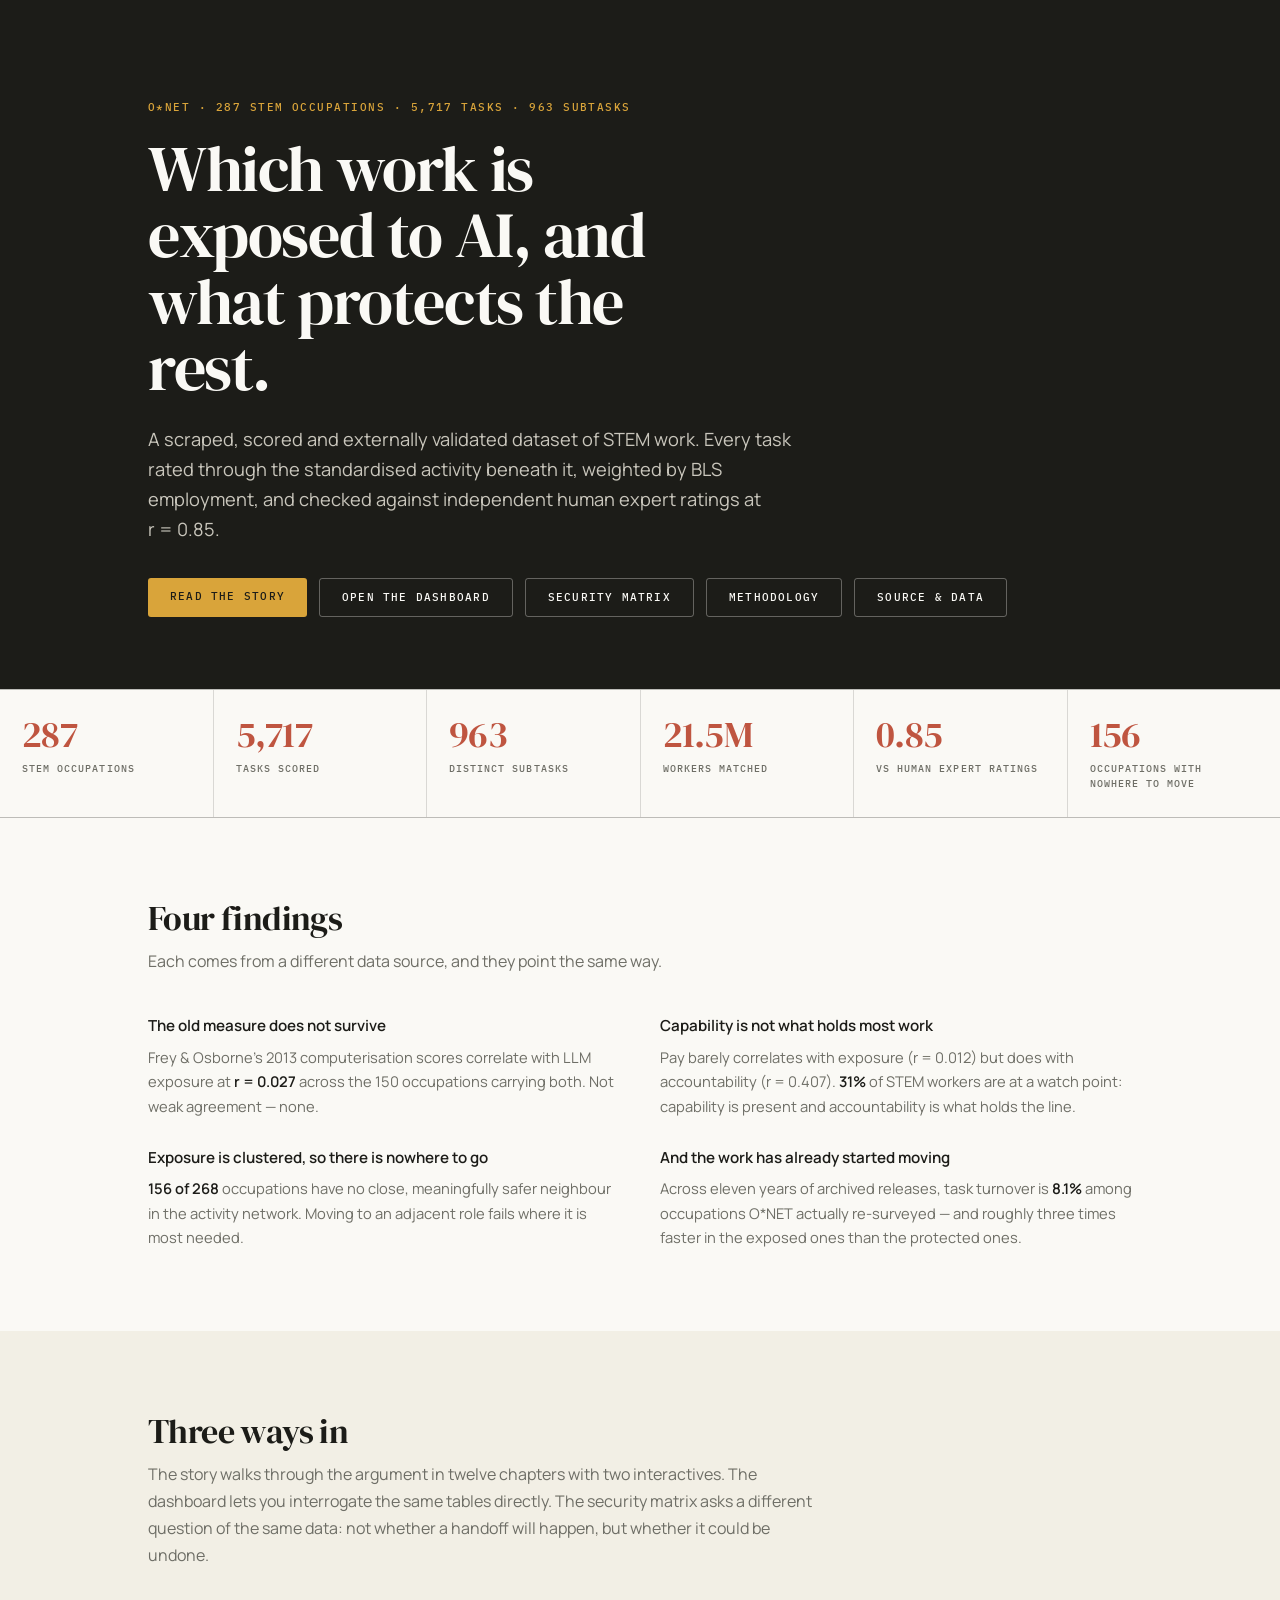
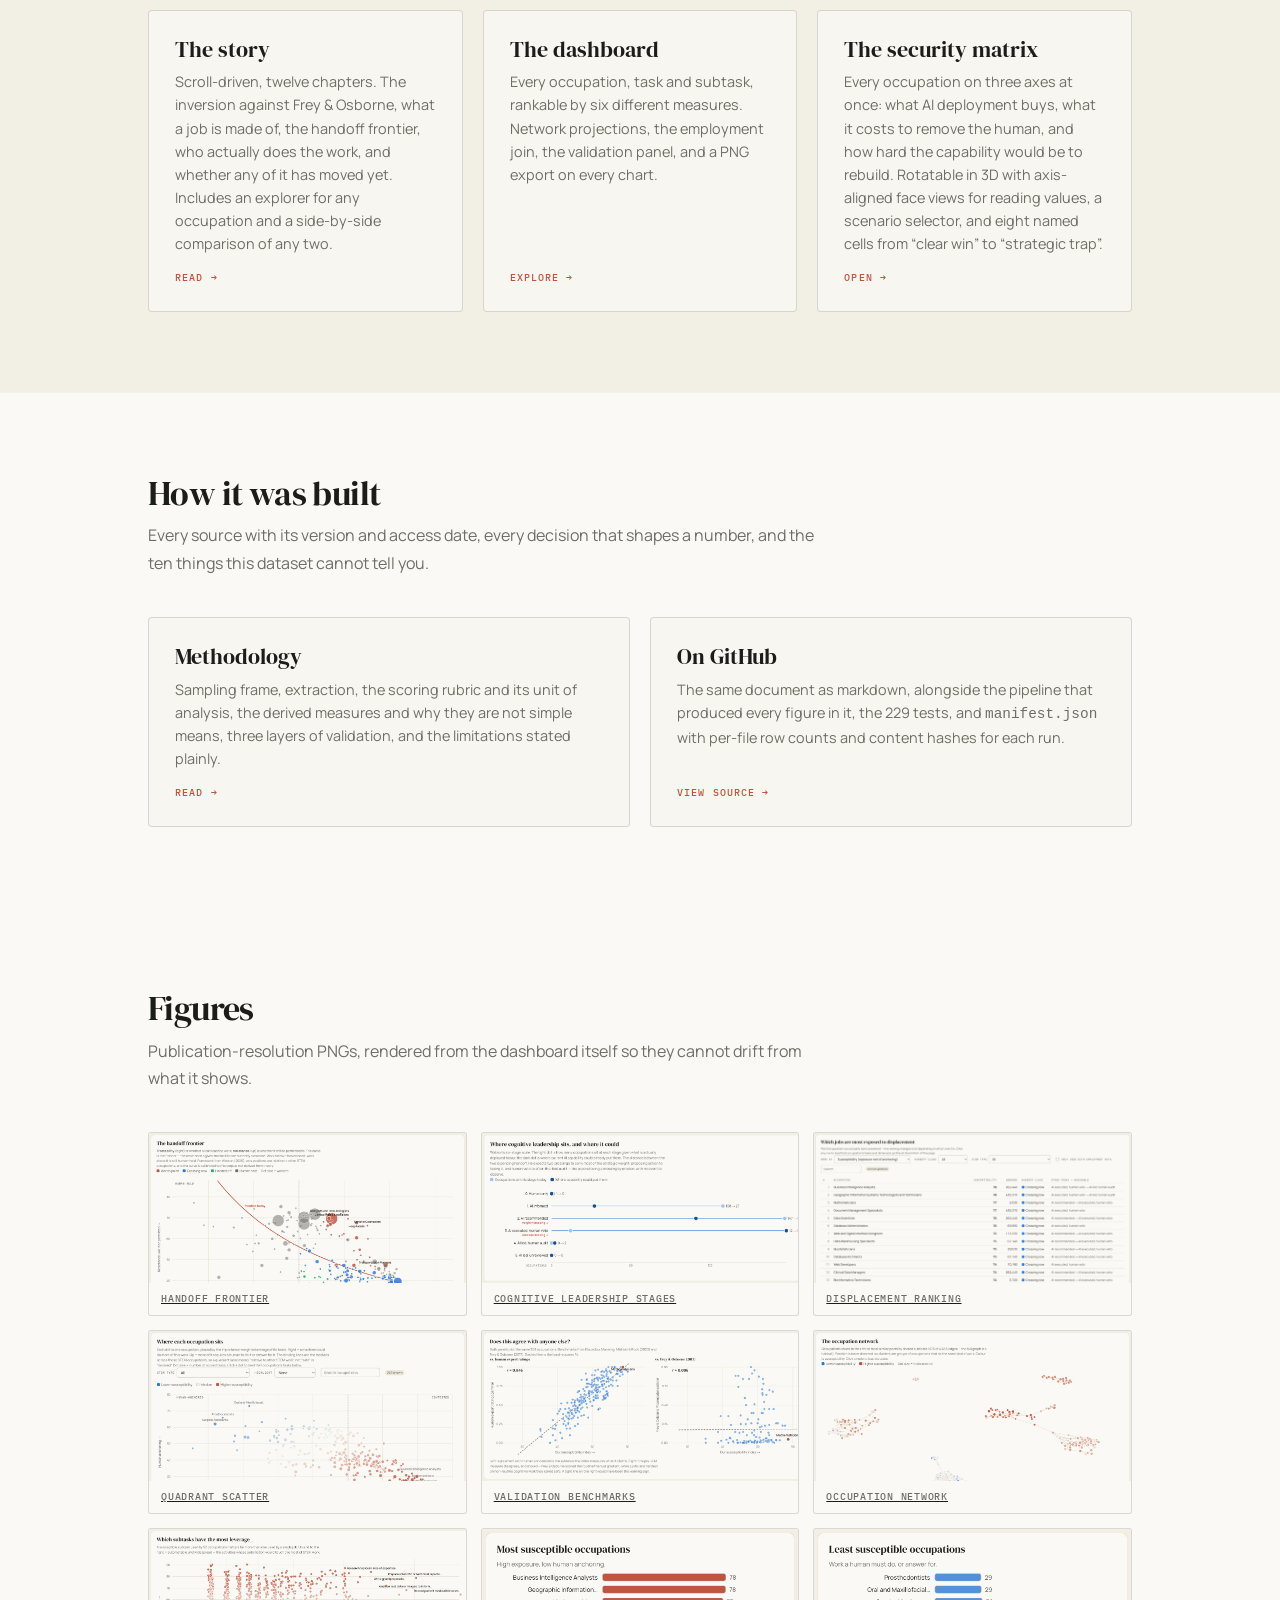
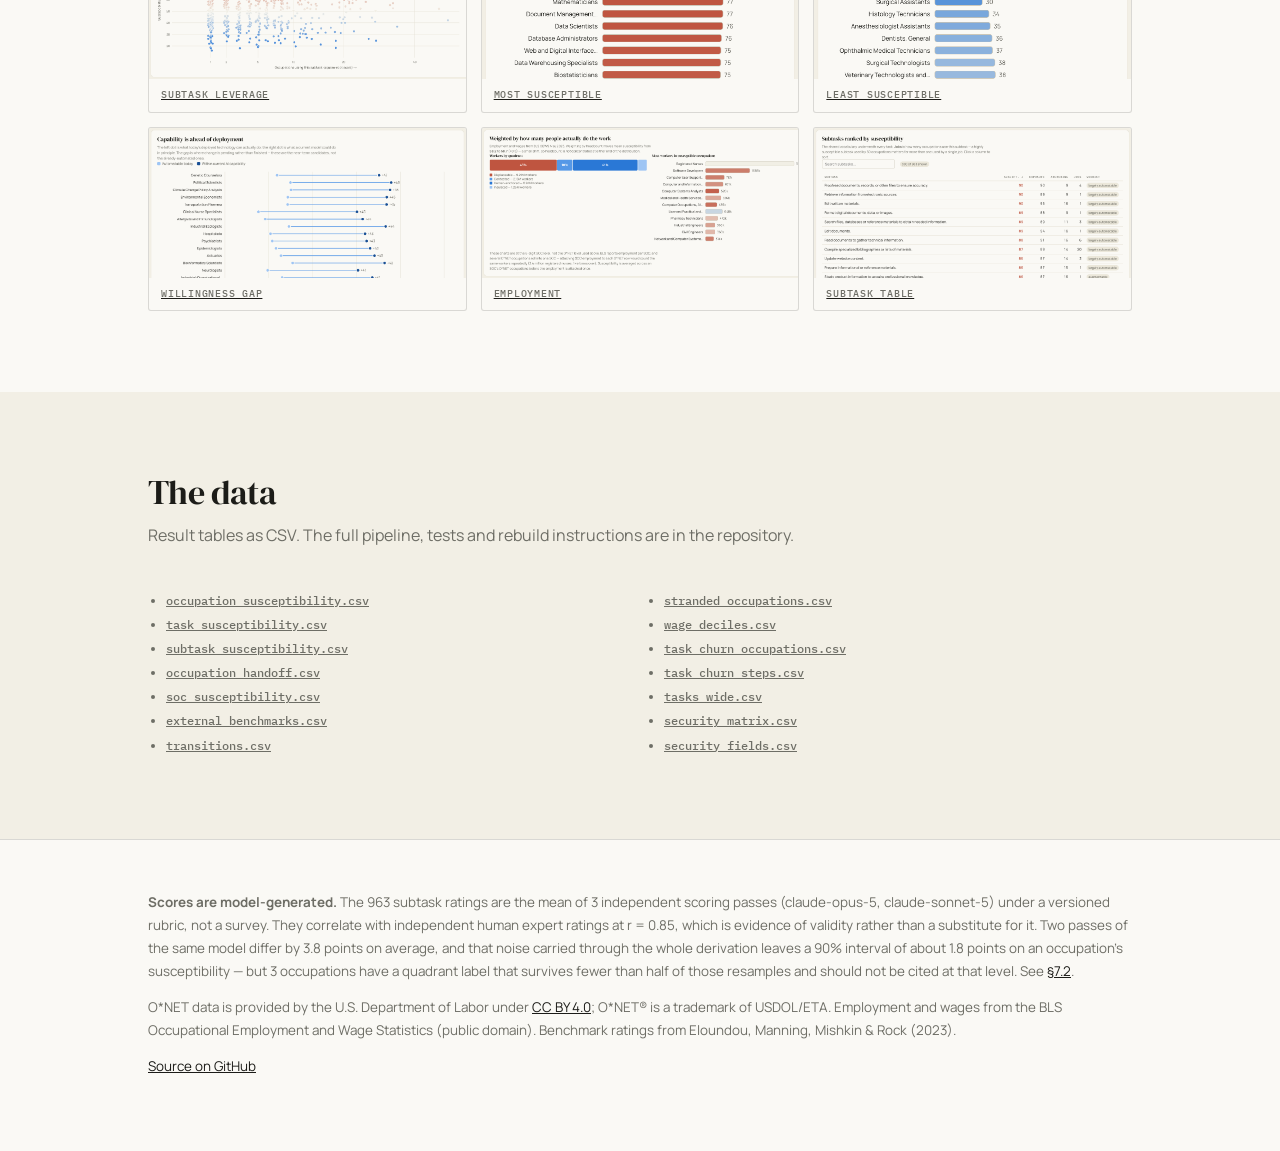
<file: docs/index.html>
<!doctype html>
<html lang="en"><head>
<meta charset="utf-8">
<meta name="viewport" content="width=device-width, initial-scale=1">
<meta name="theme-color" content="#1c1c18">
<title>STEM work and the handoff to AI — an O*NET task dataset</title>
<meta name="description" content="287 STEM occupations, 5,717 tasks and 963 subtasks scored
for automation exposure, validated against human expert ratings at r = 0.85.">
<meta property="og:title" content="STEM work and the handoff to AI">
<meta property="og:description" content="Which tasks in which jobs are exposed to
automation — and what actually protects the rest.">
<link rel="preconnect" href="https://fonts.googleapis.com">
<link rel="preconnect" href="https://fonts.gstatic.com" crossorigin>
<link href="https://fonts.googleapis.com/css2?family=DM+Serif+Display&family=IBM+Plex+Mono:wght@400;500&family=Manrope:wght@400;500;600;700&display=swap" rel="stylesheet">
<style>
:root{--ink:#1c1c18;--paper:#faf9f5;--paper2:#f2efe5;--paper3:#f8f6f0;
  --rust:#bf5540;--muted:#6e6e66;--line:rgba(28,28,24,.15);
  --sans:'Manrope',Helvetica,Arial,sans-serif;--serif:'DM Serif Display',Georgia,serif;
  --mono:'IBM Plex Mono',ui-monospace,monospace}
*{box-sizing:border-box}
body{margin:0;background:var(--paper);color:var(--ink);font-family:var(--sans);
  -webkit-font-smoothing:antialiased}
a{color:inherit}
.wrap{max-width:1080px;margin:0 auto;padding:0 clamp(20px,5vw,48px)}
.hero{background:var(--ink);color:var(--paper);padding:clamp(60px,11vh,130px) 0 clamp(46px,8vh,90px)}
.eyebrow{font:500 10.5px/1.6 var(--mono);letter-spacing:.14em;text-transform:uppercase;
  color:#d9a43a;margin:0 0 20px}
h1{font:400 clamp(2.1rem,5.6vw,4rem)/1.04 var(--serif);letter-spacing:-.022em;margin:0 0 22px;max-width:17ch}
.dek{font-size:clamp(1rem,1.5vw,1.14rem);line-height:1.65;color:#c9c6bc;max-width:60ch;margin:0}
.cta{display:flex;gap:12px;flex-wrap:wrap;margin-top:34px}
.btn{display:inline-block;padding:13px 22px;border-radius:3px;text-decoration:none;
  font:500 11px/1 var(--mono);letter-spacing:.11em;text-transform:uppercase}
.btn.p{background:#d9a43a;color:var(--ink)}
.btn.ghost{border:1px solid rgba(250,249,245,.32);color:var(--paper)}
.stats{display:grid;grid-template-columns:repeat(auto-fit,minmax(150px,1fr));
  gap:1px;background:var(--line);border-block:1px solid var(--line);margin:0}
.stat{background:var(--paper);padding:26px 22px}
.stat .n{font:400 clamp(1.7rem,3.4vw,2.3rem)/1 var(--serif);color:var(--rust);letter-spacing:-.02em}
.stat .k{font:500 9.5px/1.6 var(--mono);letter-spacing:.11em;text-transform:uppercase;
  color:var(--muted);margin-top:8px}
section.body{padding:clamp(52px,9vh,96px) 0}
h2{font:400 clamp(1.5rem,3vw,2.1rem)/1.15 var(--serif);letter-spacing:-.018em;margin:0 0 10px}
.lead{color:var(--muted);line-height:1.7;max-width:68ch;margin:0 0 40px}
.finds{display:grid;grid-template-columns:1fr 1fr;gap:28px 40px}
@media(max-width:760px){.finds{grid-template-columns:1fr}}
.finds h3{font:600 .95rem/1.4 var(--sans);margin:0 0 8px}
.finds p{margin:0;color:var(--muted);font-size:.92rem;line-height:1.68}
.finds b{color:var(--ink);font-weight:600}
.cards{display:grid;grid-template-columns:repeat(auto-fit,minmax(280px,1fr));gap:20px;margin-top:8px;align-items:stretch}
@media(max-width:760px){.cards{grid-template-columns:1fr}}
/* Flex column so the call-to-action pins to the bottom of every card. As
   blocks, cards of unequal copy length left their links at ragged heights. */
.card{display:flex;flex-direction:column;text-decoration:none;background:var(--paper3);
  border:1px solid var(--line);border-radius:4px;padding:26px 26px 28px;
  transition:transform .15s ease,box-shadow .15s ease}
.card:hover{transform:translateY(-2px);box-shadow:0 8px 26px rgba(28,28,24,.09)}
.card .t{font:400 1.35rem/1.2 var(--serif);margin:0 0 8px}
.card .d{color:var(--muted);font-size:.9rem;line-height:1.6;margin:0;flex:1 1 auto}
.card .go{font:500 10px/1 var(--mono);letter-spacing:.11em;text-transform:uppercase;
  color:var(--rust);margin:18px 0 0;display:block}
.tint{background:var(--paper2)}
.gal{display:grid;grid-template-columns:repeat(auto-fill,minmax(250px,1fr));gap:14px}
.gal a{display:block;border:1px solid var(--line);border-radius:3px;overflow:hidden;background:var(--paper)}
.gal img{width:100%;height:150px;object-fit:cover;object-position:top left;display:block}
.gal span{display:block;padding:9px 12px;font:500 9.5px/1.5 var(--mono);
  letter-spacing:.08em;text-transform:uppercase;color:var(--muted)}
ul.data{columns:2;gap:30px;padding-left:18px;margin:0}
@media(max-width:600px){ul.data{columns:1}}
ul.data li{font:500 11.5px/2.1 var(--mono);color:var(--muted)}
footer{border-top:1px solid var(--line);padding:38px 0 60px;color:var(--muted);font-size:.84rem;line-height:1.7}
footer a{color:var(--ink)}
.note{font-size:.84rem;color:var(--muted);line-height:1.7;max-width:70ch}
</style></head>
<body>

<header class="hero"><div class="wrap">
  <p class="eyebrow">O*NET · 287 STEM occupations · 5,717 tasks · 963 subtasks</p>
  <h1>Which work is exposed to AI, and what protects the rest.</h1>
  <p class="dek">A scraped, scored and externally validated dataset of STEM work.
  Every task rated through the standardised activity beneath it, weighted by BLS
  employment, and checked against independent human expert ratings at
  r&nbsp;=&nbsp;0.85.</p>
  <div class="cta">
    <a class="btn p" href="story.html">Read the story</a>
    <a class="btn ghost" href="dashboard.html">Open the dashboard</a>
    <a class="btn ghost" href="security_matrix.html">Security matrix</a>
    <a class="btn ghost" href="methodology.html">Methodology</a>
    <a class="btn ghost" href="https://github.com/evjohnston/onet-project">Source &amp; data</a>
  </div>
</div></header>

<div class="stats"><div class="stat"><div class="n">287</div><div class="k">STEM occupations</div></div><div class="stat"><div class="n">5,717</div><div class="k">tasks scored</div></div><div class="stat"><div class="n">963</div><div class="k">distinct subtasks</div></div><div class="stat"><div class="n">21.5M</div><div class="k">workers matched</div></div><div class="stat"><div class="n">0.85</div><div class="k">vs human expert ratings</div></div><div class="stat"><div class="n">156</div><div class="k">occupations with nowhere to move</div></div></div>

<section class="body"><div class="wrap">
  <h2>Four findings</h2>
  <p class="lead">Each comes from a different data source, and they point the same way.</p>
  <div class="finds"><article><h3>The old measure does not survive</h3><p>Frey &amp; Osborne&rsquo;s 2013 computerisation scores correlate with LLM exposure at <b>r&nbsp;=&nbsp;0.027</b> across the 150 occupations carrying both. Not weak agreement — none.</p></article><article><h3>Capability is not what holds most work</h3><p>Pay barely correlates with exposure (r&nbsp;=&nbsp;0.012) but does with accountability (r&nbsp;=&nbsp;0.407). <b>31%</b> of STEM workers are at a watch point: capability is present and accountability is what holds the line.</p></article><article><h3>Exposure is clustered, so there is nowhere to go</h3><p><b>156 of 268</b> occupations have no close, meaningfully safer neighbour in the activity network. Moving to an adjacent role fails where it is most needed.</p></article><article><h3>And the work has already started moving</h3><p>Across eleven years of archived releases, task turnover is <b>8.1%</b> among occupations O*NET actually re-surveyed — and roughly three times faster in the exposed ones than the protected ones.</p></article></div>
</div></section>

<section class="body tint"><div class="wrap">
  <h2>Three ways in</h2>
  <p class="lead">The story walks through the argument in twelve chapters with two
  interactives. The dashboard lets you interrogate the same tables directly. The
  security matrix asks a different question of the same data: not whether a handoff
  will happen, but whether it could be undone.</p>
  <div class="cards">
    <a class="card" href="story.html">
      <p class="t">The story</p>
      <p class="d">Scroll-driven, twelve chapters. The inversion against Frey &amp;
      Osborne, what a job is made of, the handoff frontier, who actually does the work,
      and whether any of it has moved yet. Includes an explorer for any occupation and
      a side-by-side comparison of any two.</p>
      <span class="go">Read &rarr;</span>
    </a>
    <a class="card" href="dashboard.html">
      <p class="t">The dashboard</p>
      <p class="d">Every occupation, task and subtask, rankable by six different
      measures. Network projections, the employment join, the validation panel, and a
      PNG export on every chart.</p>
      <span class="go">Explore &rarr;</span>
    </a>
    <a class="card" href="security_matrix.html">
      <p class="t">The security matrix</p>
      <p class="d">Every occupation on three axes at once: what AI deployment buys,
      what it costs to remove the human, and how hard the capability would be to
      rebuild. Rotatable in 3D with axis-aligned face views for reading values, a
      scenario selector, and eight named cells from &ldquo;clear win&rdquo; to
      &ldquo;strategic trap&rdquo;.</p>
      <span class="go">Open &rarr;</span>
    </a>
  </div>
</div></section>

<section class="body"><div class="wrap">
  <h2>How it was built</h2>
  <p class="lead">Every source with its version and access date, every decision that
  shapes a number, and the ten things this dataset cannot tell you.</p>
  <div class="cards">
    <a class="card" href="methodology.html">
      <p class="t">Methodology</p>
      <p class="d">Sampling frame, extraction, the scoring rubric and its unit of
      analysis, the derived measures and why they are not simple means, three layers of
      validation, and the limitations stated plainly.</p>
      <span class="go">Read &rarr;</span>
    </a>
    <a class="card" href="https://github.com/evjohnston/onet-project/blob/main/METHODOLOGY.md">
      <p class="t">On GitHub</p>
      <p class="d">The same document as markdown, alongside the pipeline that produced
      every figure in it, the 229 tests, and <code>manifest.json</code> with per-file row
      counts and content hashes for each run.</p>
      <span class="go">View source &rarr;</span>
    </a>
  </div>
</div></section>

<section class="body"><div class="wrap">
  <h2>Figures</h2>
  <p class="lead">Publication-resolution PNGs, rendered from the dashboard itself so they
  cannot drift from what it shows.</p>
  <div class="gal"><a href="figures/01-handoff-frontier.png"><img src="figures/01-handoff-frontier.png" alt="handoff frontier" loading="lazy"><span>handoff frontier</span></a><a href="figures/02-cognitive-leadership-stages.png"><img src="figures/02-cognitive-leadership-stages.png" alt="cognitive leadership stages" loading="lazy"><span>cognitive leadership stages</span></a><a href="figures/03-displacement-ranking.png"><img src="figures/03-displacement-ranking.png" alt="displacement ranking" loading="lazy"><span>displacement ranking</span></a><a href="figures/04-quadrant-scatter.png"><img src="figures/04-quadrant-scatter.png" alt="quadrant scatter" loading="lazy"><span>quadrant scatter</span></a><a href="figures/05-validation-benchmarks.png"><img src="figures/05-validation-benchmarks.png" alt="validation benchmarks" loading="lazy"><span>validation benchmarks</span></a><a href="figures/06-occupation-network.png"><img src="figures/06-occupation-network.png" alt="occupation network" loading="lazy"><span>occupation network</span></a><a href="figures/07-subtask-leverage.png"><img src="figures/07-subtask-leverage.png" alt="subtask leverage" loading="lazy"><span>subtask leverage</span></a><a href="figures/08-most-susceptible.png"><img src="figures/08-most-susceptible.png" alt="most susceptible" loading="lazy"><span>most susceptible</span></a><a href="figures/09-least-susceptible.png"><img src="figures/09-least-susceptible.png" alt="least susceptible" loading="lazy"><span>least susceptible</span></a><a href="figures/10-willingness-gap.png"><img src="figures/10-willingness-gap.png" alt="willingness gap" loading="lazy"><span>willingness gap</span></a><a href="figures/11-employment.png"><img src="figures/11-employment.png" alt="employment" loading="lazy"><span>employment</span></a><a href="figures/12-subtask-table.png"><img src="figures/12-subtask-table.png" alt="subtask table" loading="lazy"><span>subtask table</span></a></div>
</div></section>

<section class="body tint"><div class="wrap">
  <h2>The data</h2>
  <p class="lead">Result tables as CSV. The full pipeline, tests and rebuild
  instructions are in the repository.</p>
  <ul class="data"><li><a href="data/occupation_susceptibility.csv">occupation_susceptibility.csv</a></li><li><a href="data/task_susceptibility.csv">task_susceptibility.csv</a></li><li><a href="data/subtask_susceptibility.csv">subtask_susceptibility.csv</a></li><li><a href="data/occupation_handoff.csv">occupation_handoff.csv</a></li><li><a href="data/soc_susceptibility.csv">soc_susceptibility.csv</a></li><li><a href="data/external_benchmarks.csv">external_benchmarks.csv</a></li><li><a href="data/transitions.csv">transitions.csv</a></li><li><a href="data/stranded_occupations.csv">stranded_occupations.csv</a></li><li><a href="data/wage_deciles.csv">wage_deciles.csv</a></li><li><a href="data/task_churn_occupations.csv">task_churn_occupations.csv</a></li><li><a href="data/task_churn_steps.csv">task_churn_steps.csv</a></li><li><a href="data/tasks_wide.csv">tasks_wide.csv</a></li><li><a href="data/security_matrix.csv">security_matrix.csv</a></li><li><a href="data/security_fields.csv">security_fields.csv</a></li></ul>
</div></section>

<footer><div class="wrap">
  <p><b>Scores are model-generated.</b> The 963 subtask ratings are
  the mean of 3 independent scoring passes (claude-opus-5, claude-sonnet-5) under a versioned rubric, not a
  survey. They correlate with independent human expert ratings at
  r&nbsp;=&nbsp;0.85, which is evidence of validity rather than a
  substitute for it. Two passes of the same model differ by
  3.8 points on average, and that noise carried through
  the whole derivation leaves a 90% interval of about
  1.8 points on an occupation's
  susceptibility &mdash; but 3 occupations have a quadrant label
  that survives fewer than half of those resamples and should not be cited at that level. See
  <a href="methodology.html#7-2-error-bars">&sect;7.2</a>.</p>
  <p>O*NET data is provided by the U.S. Department of Labor under
  <a href="https://creativecommons.org/licenses/by/4.0/">CC BY 4.0</a>; O*NET® is a
  trademark of USDOL/ETA. Employment and wages from the BLS Occupational Employment and
  Wage Statistics (public domain). Benchmark ratings from Eloundou, Manning, Mishkin
  &amp; Rock (2023).</p>
  <p><a href="https://github.com/evjohnston/onet-project">Source on GitHub</a></p>
</div></footer>

</body></html>
</file>
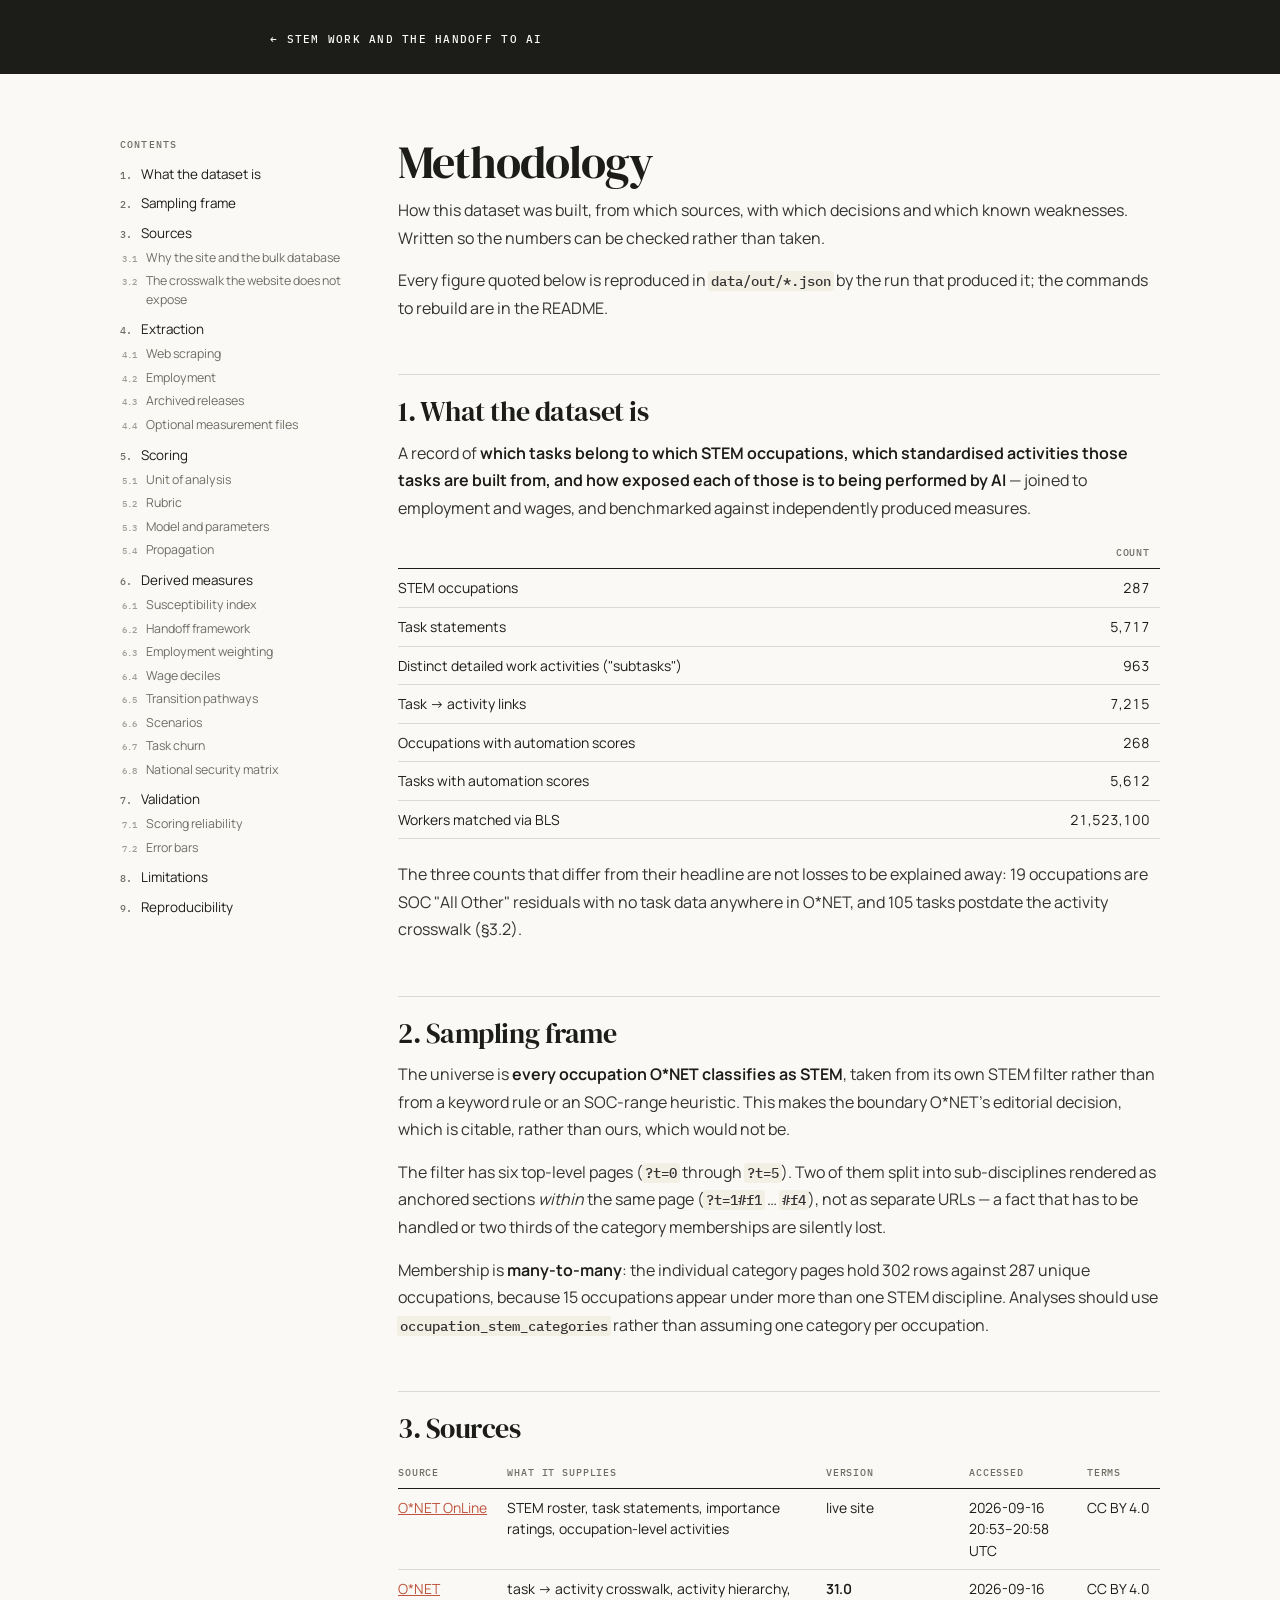
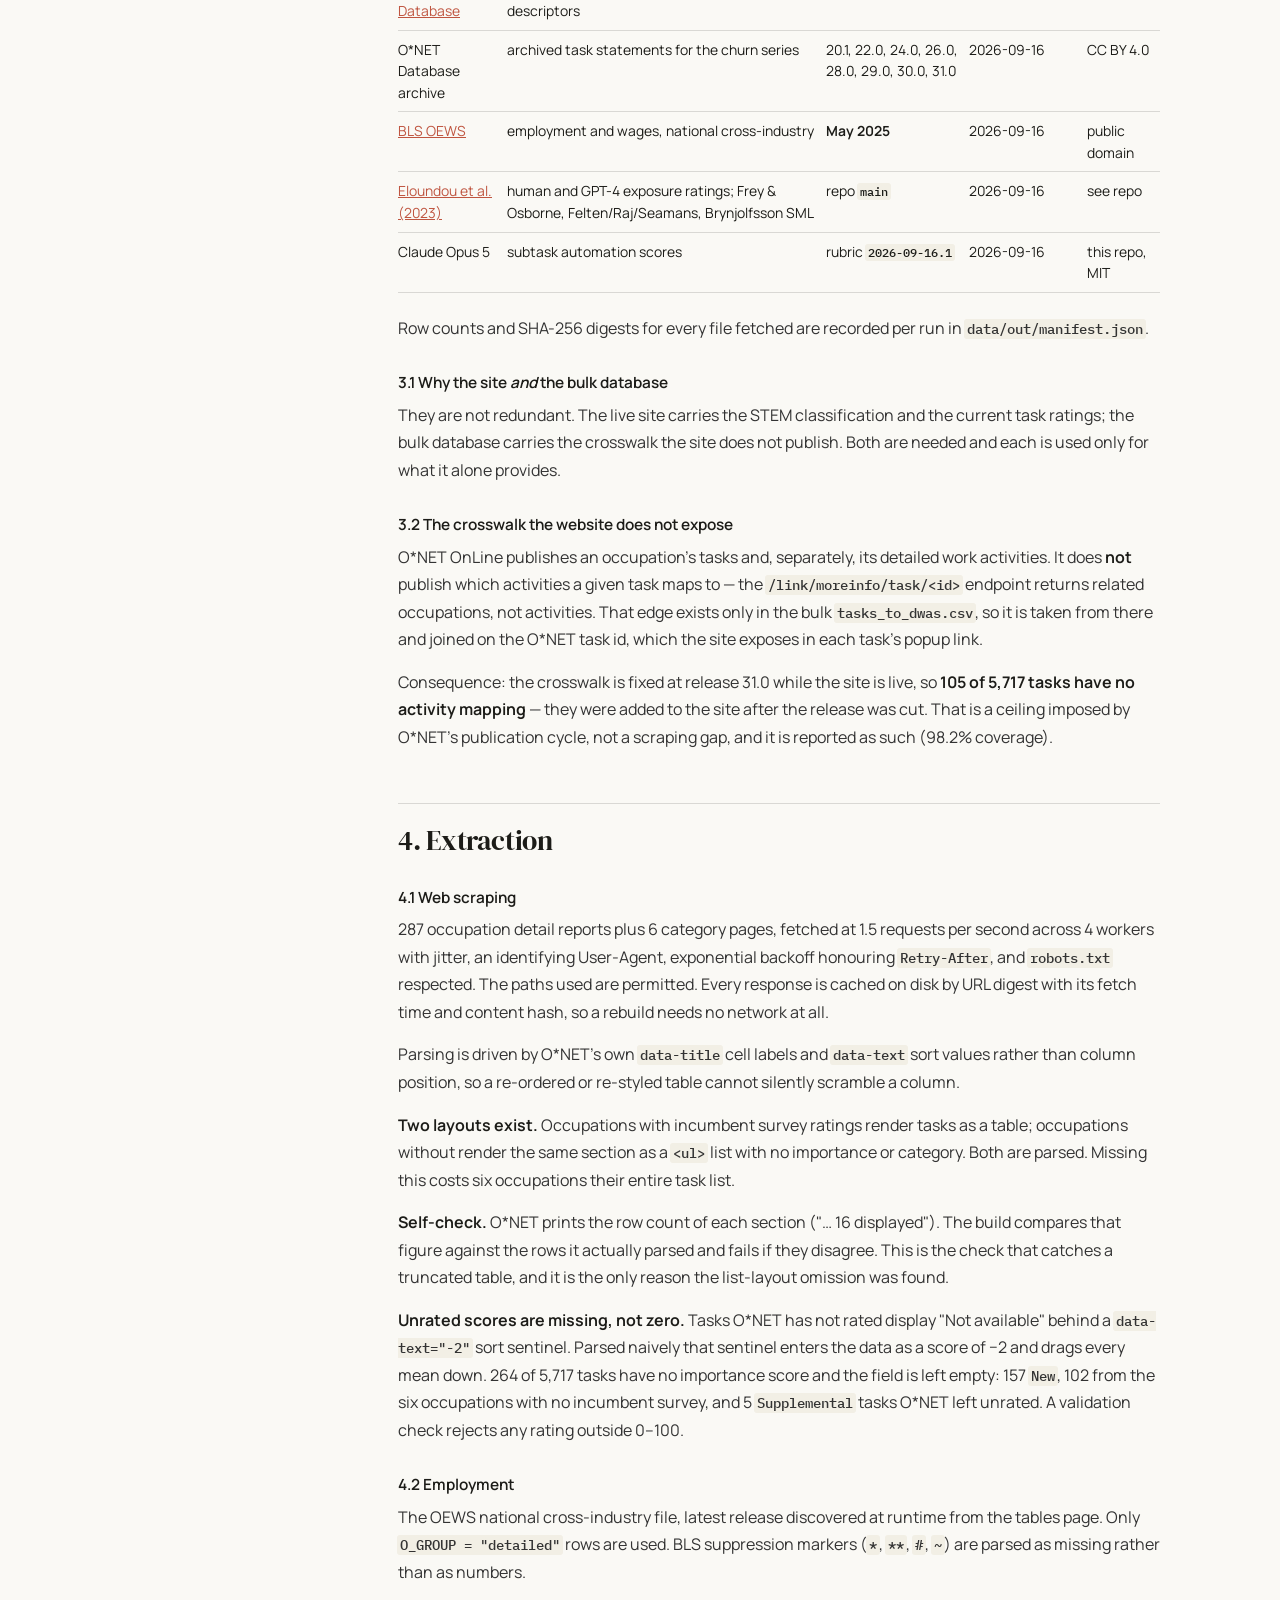
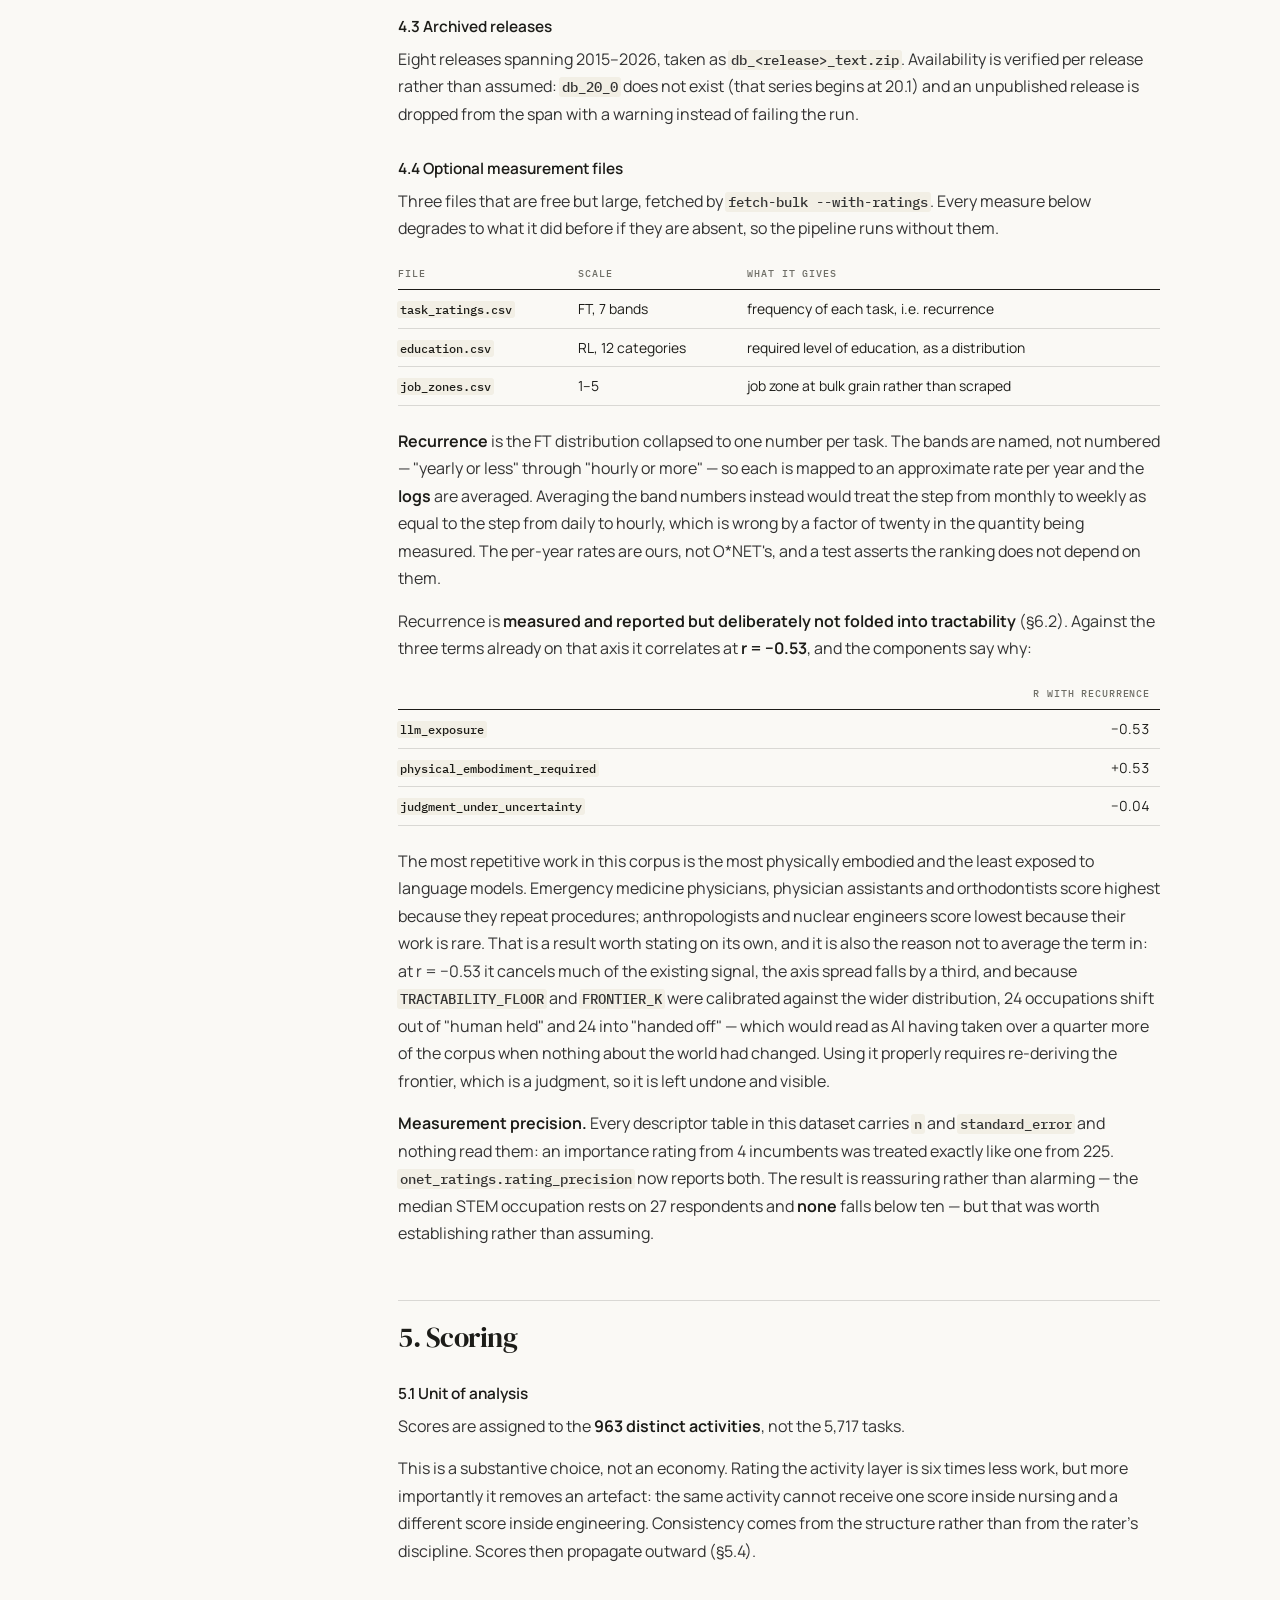
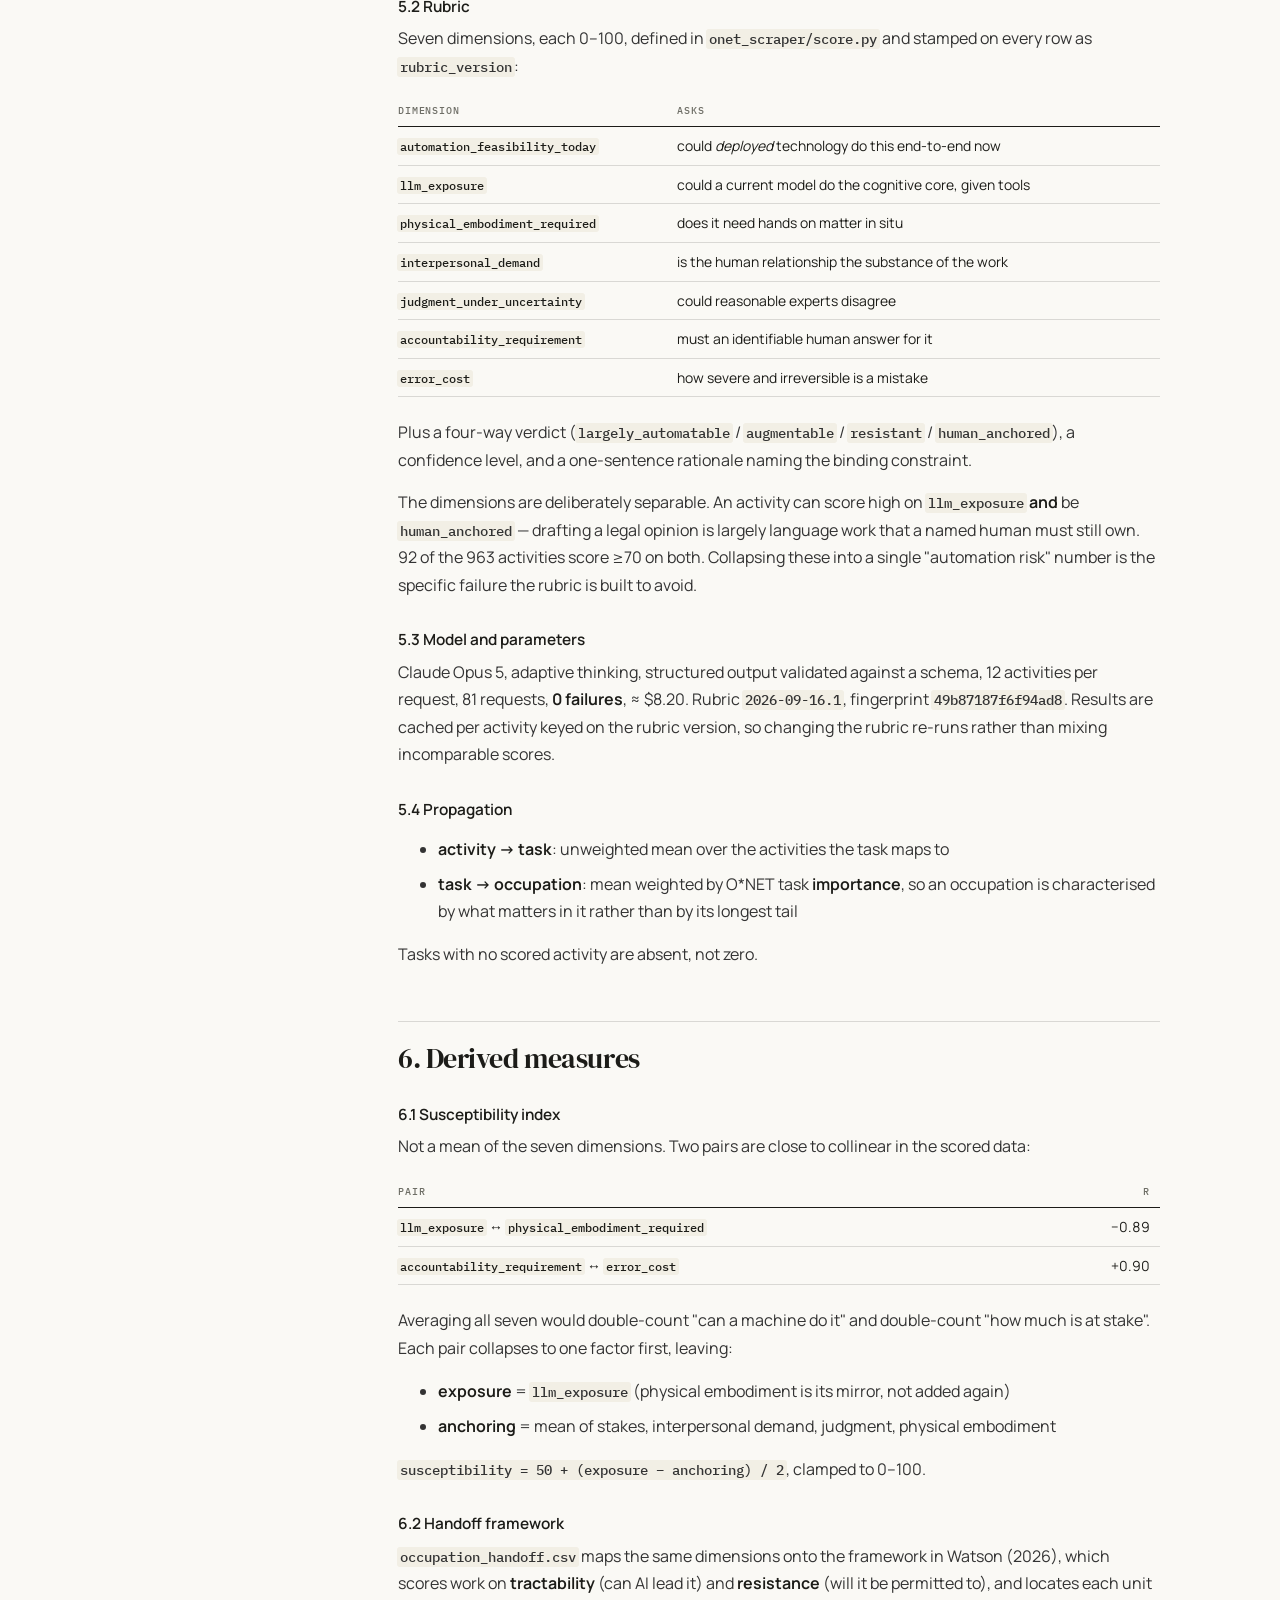
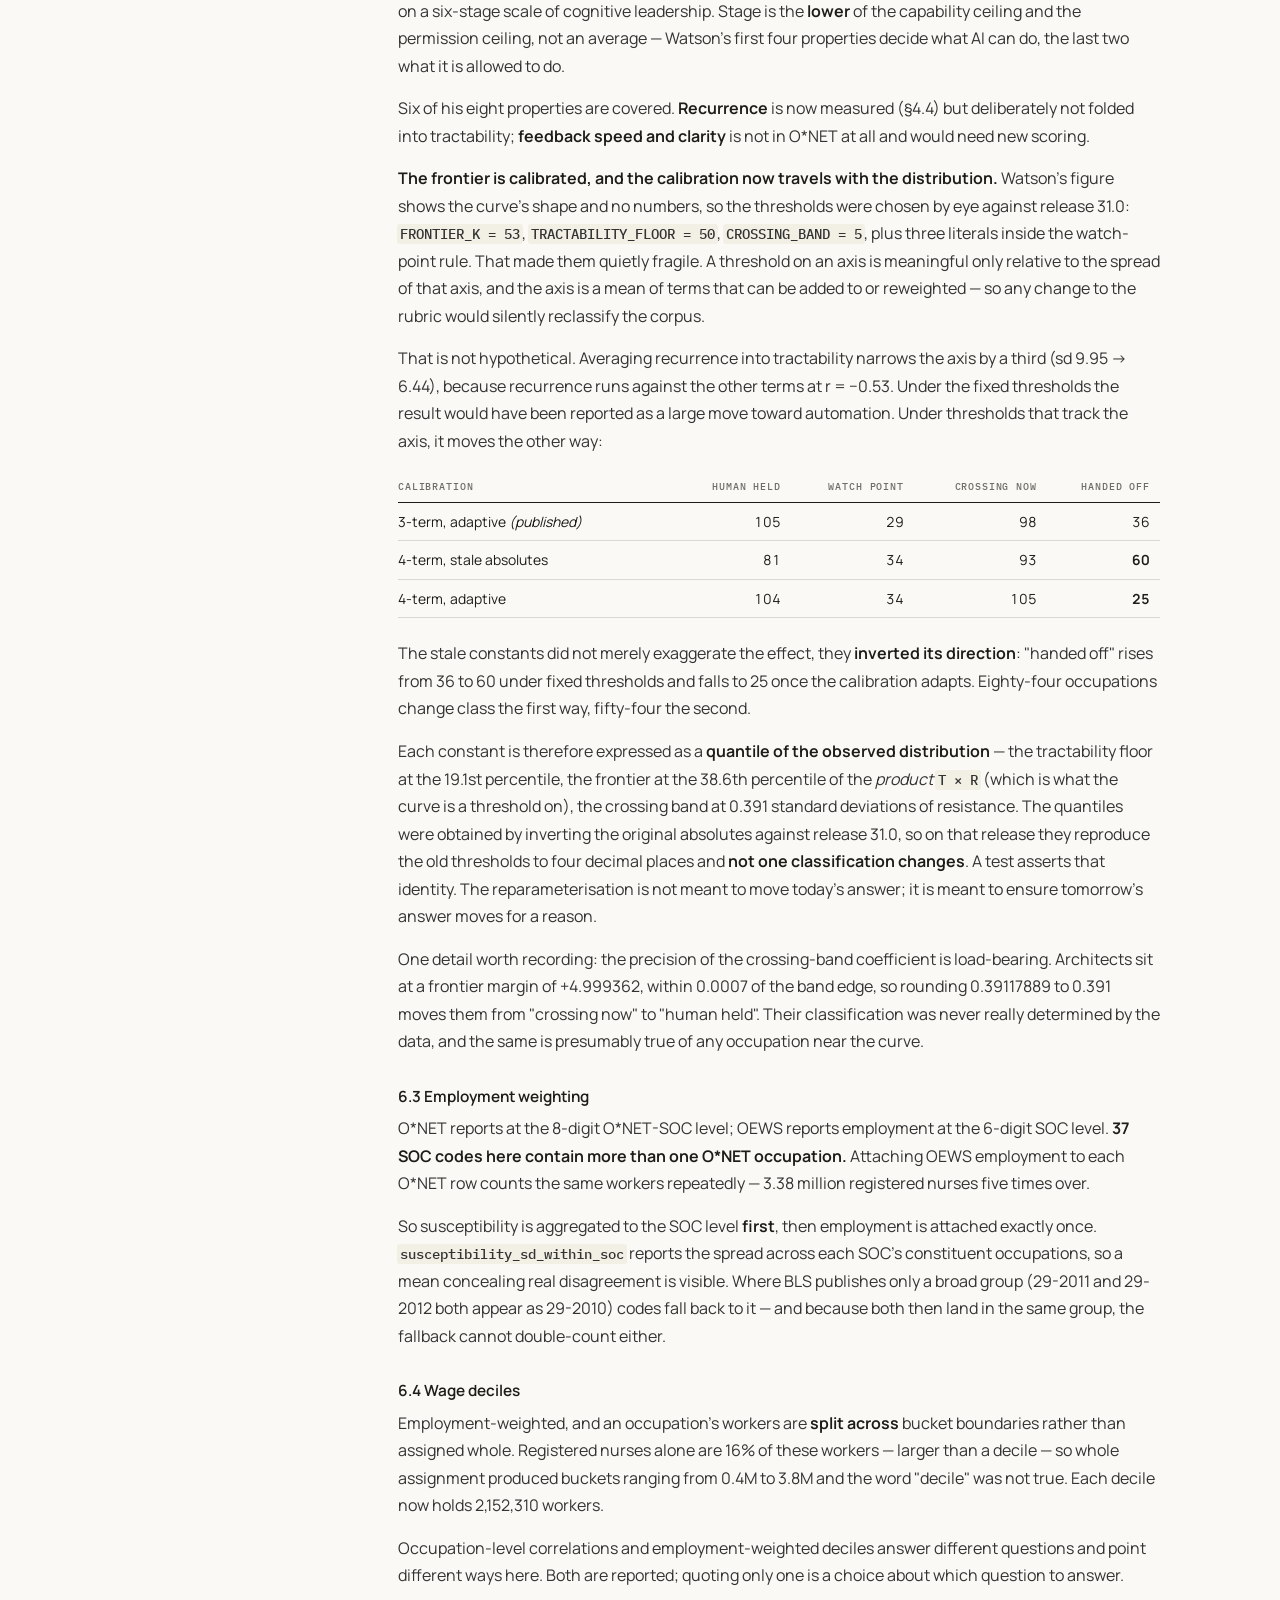
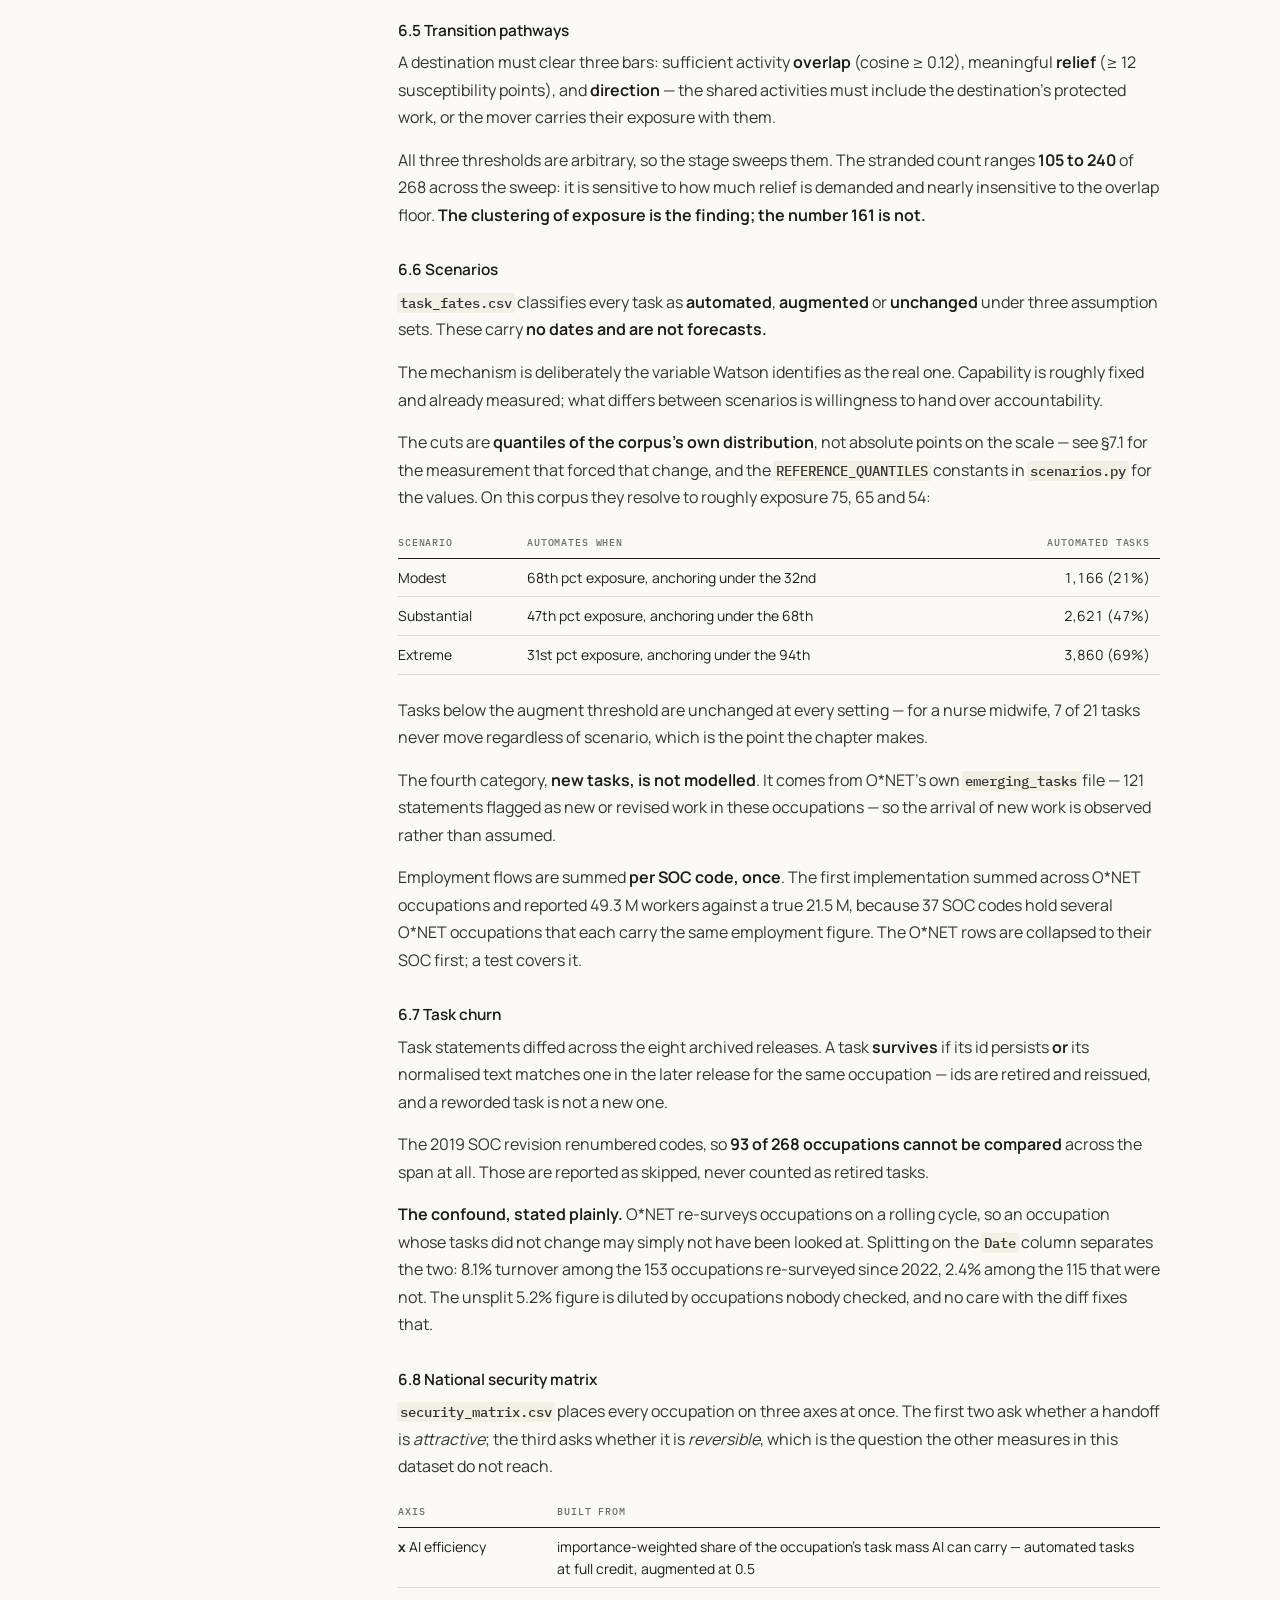
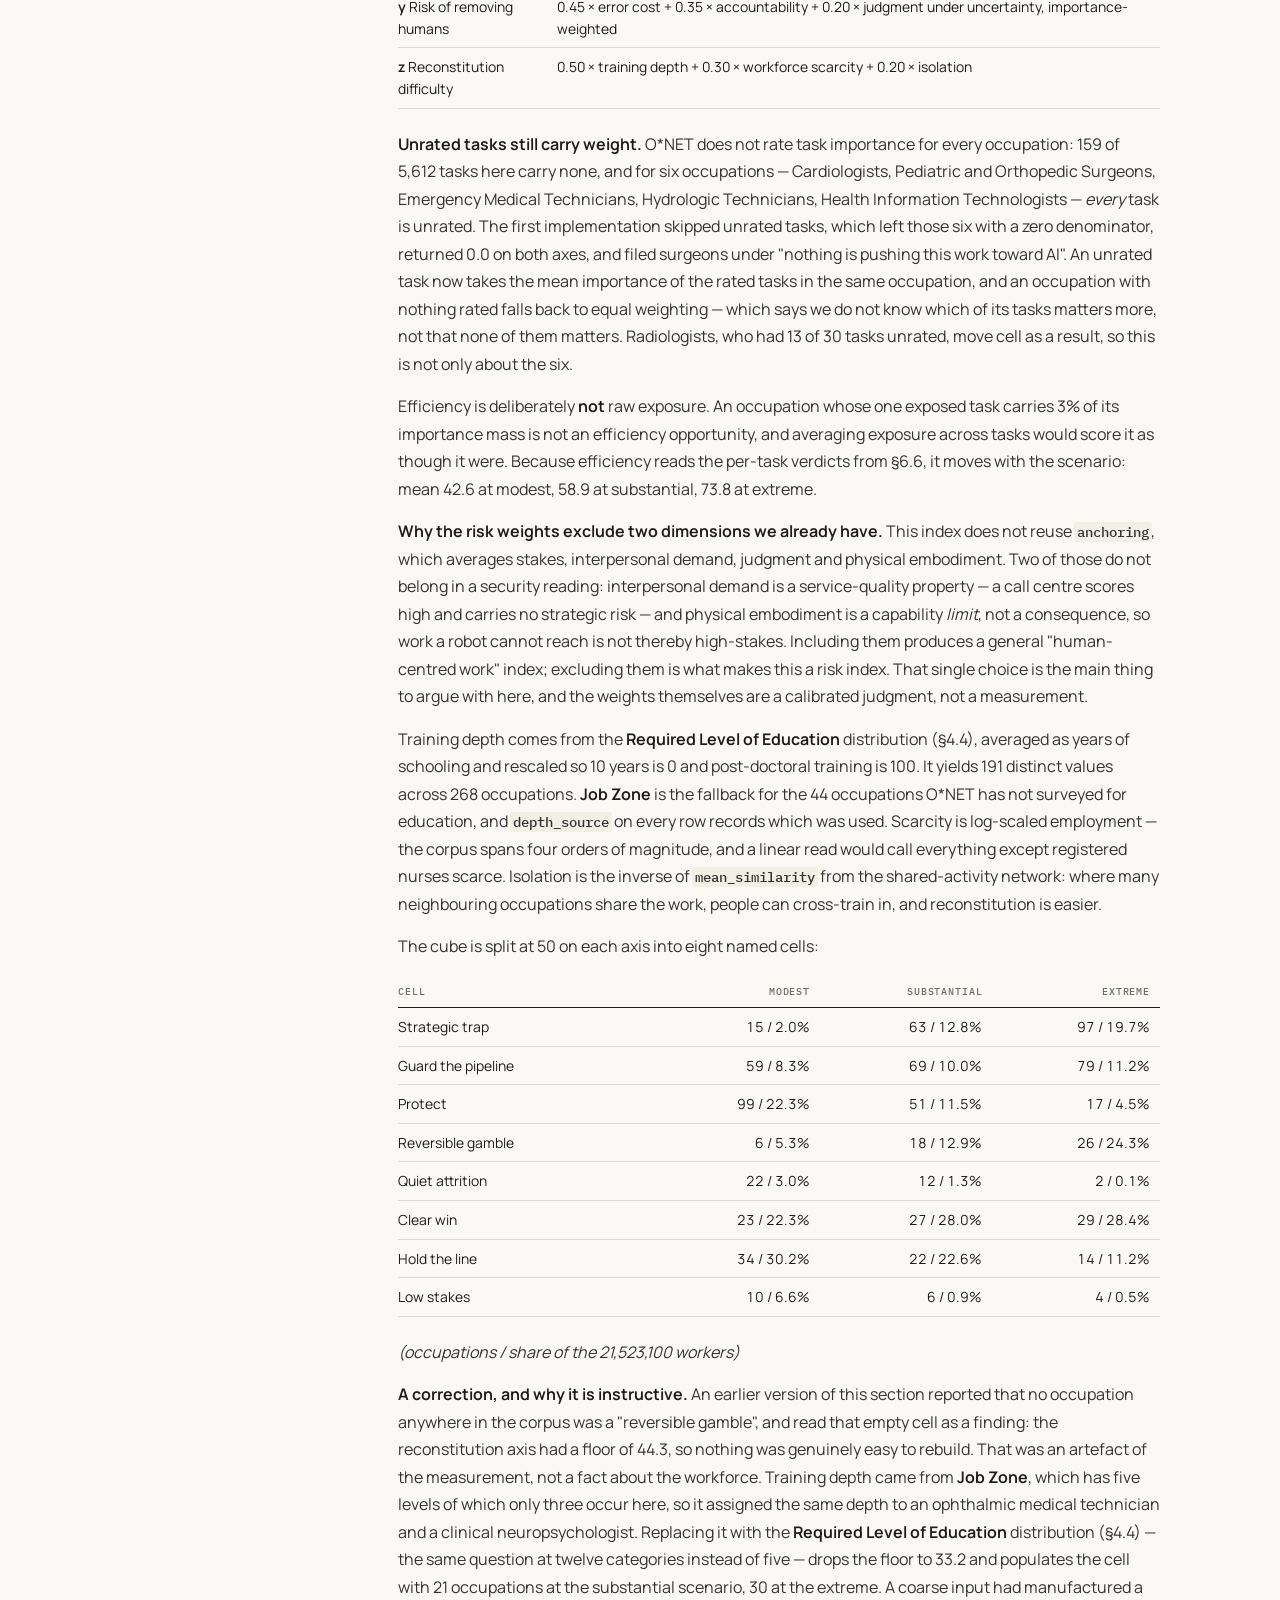
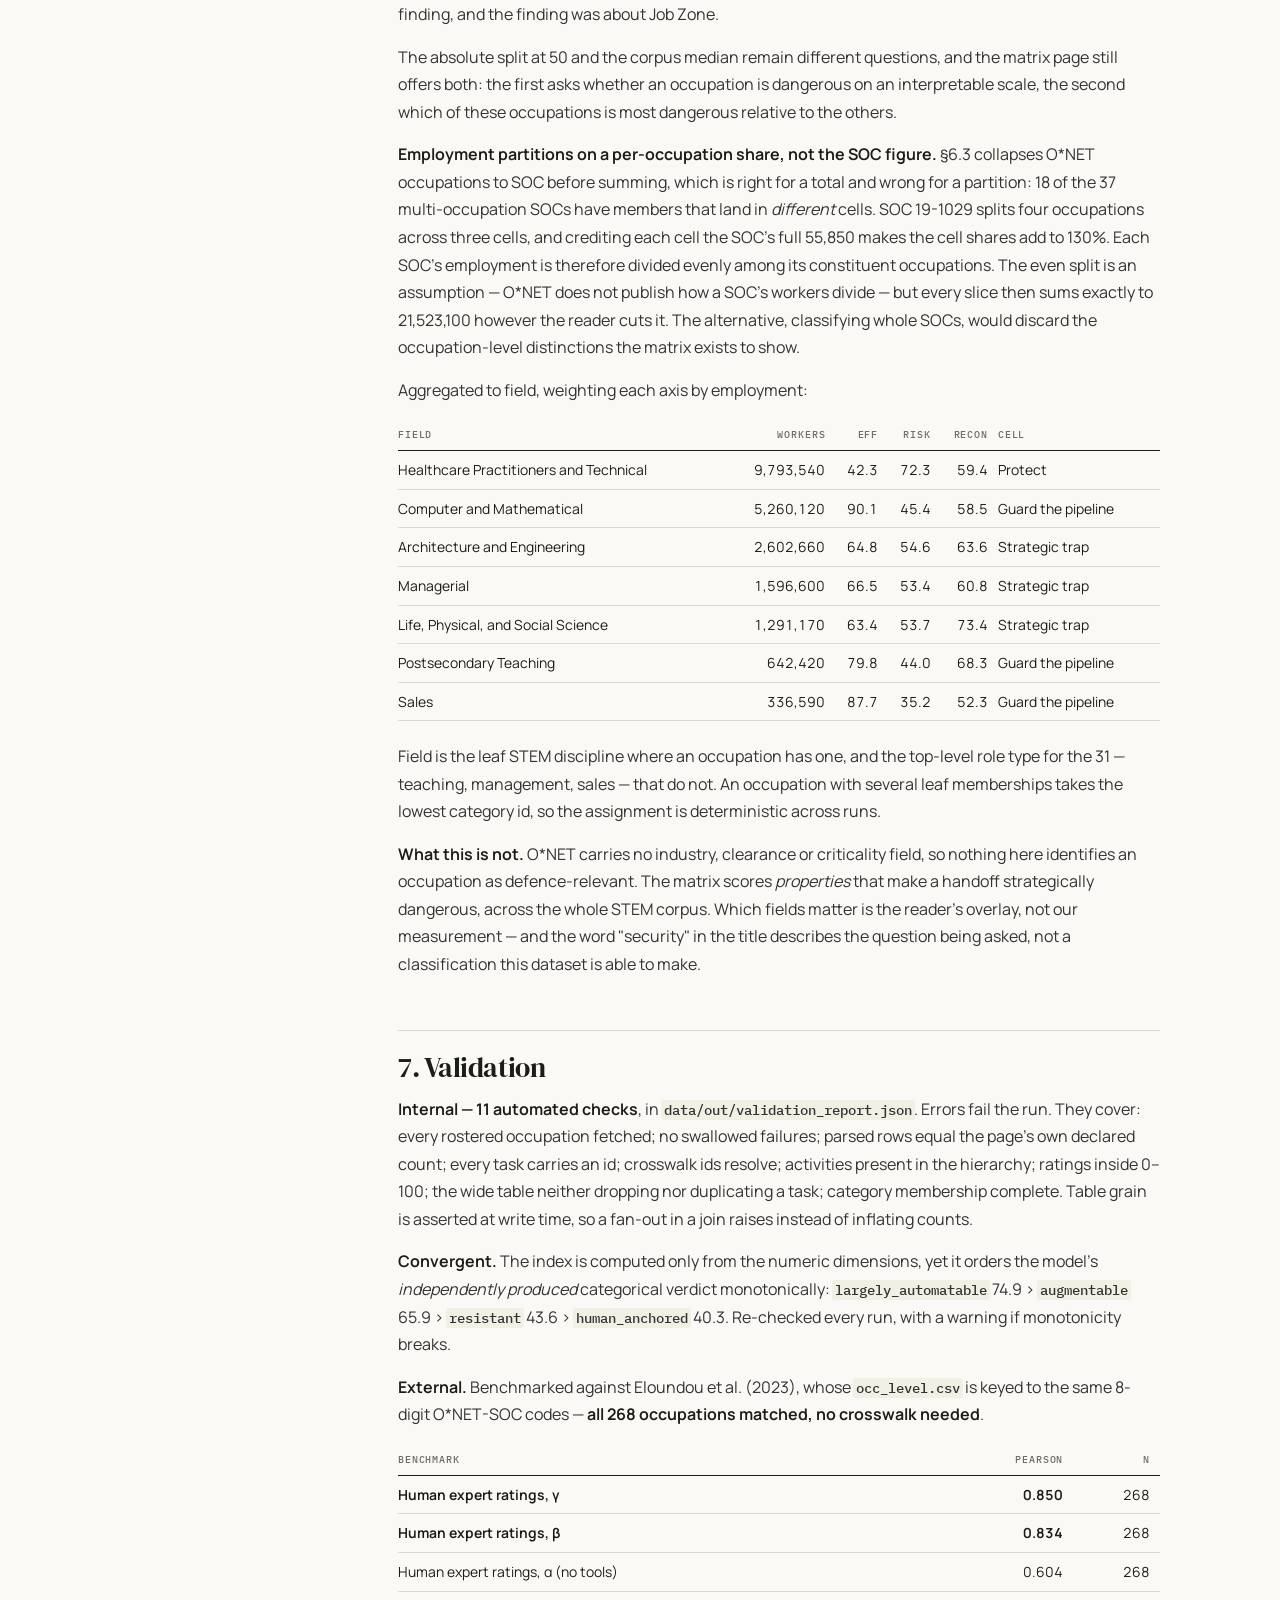
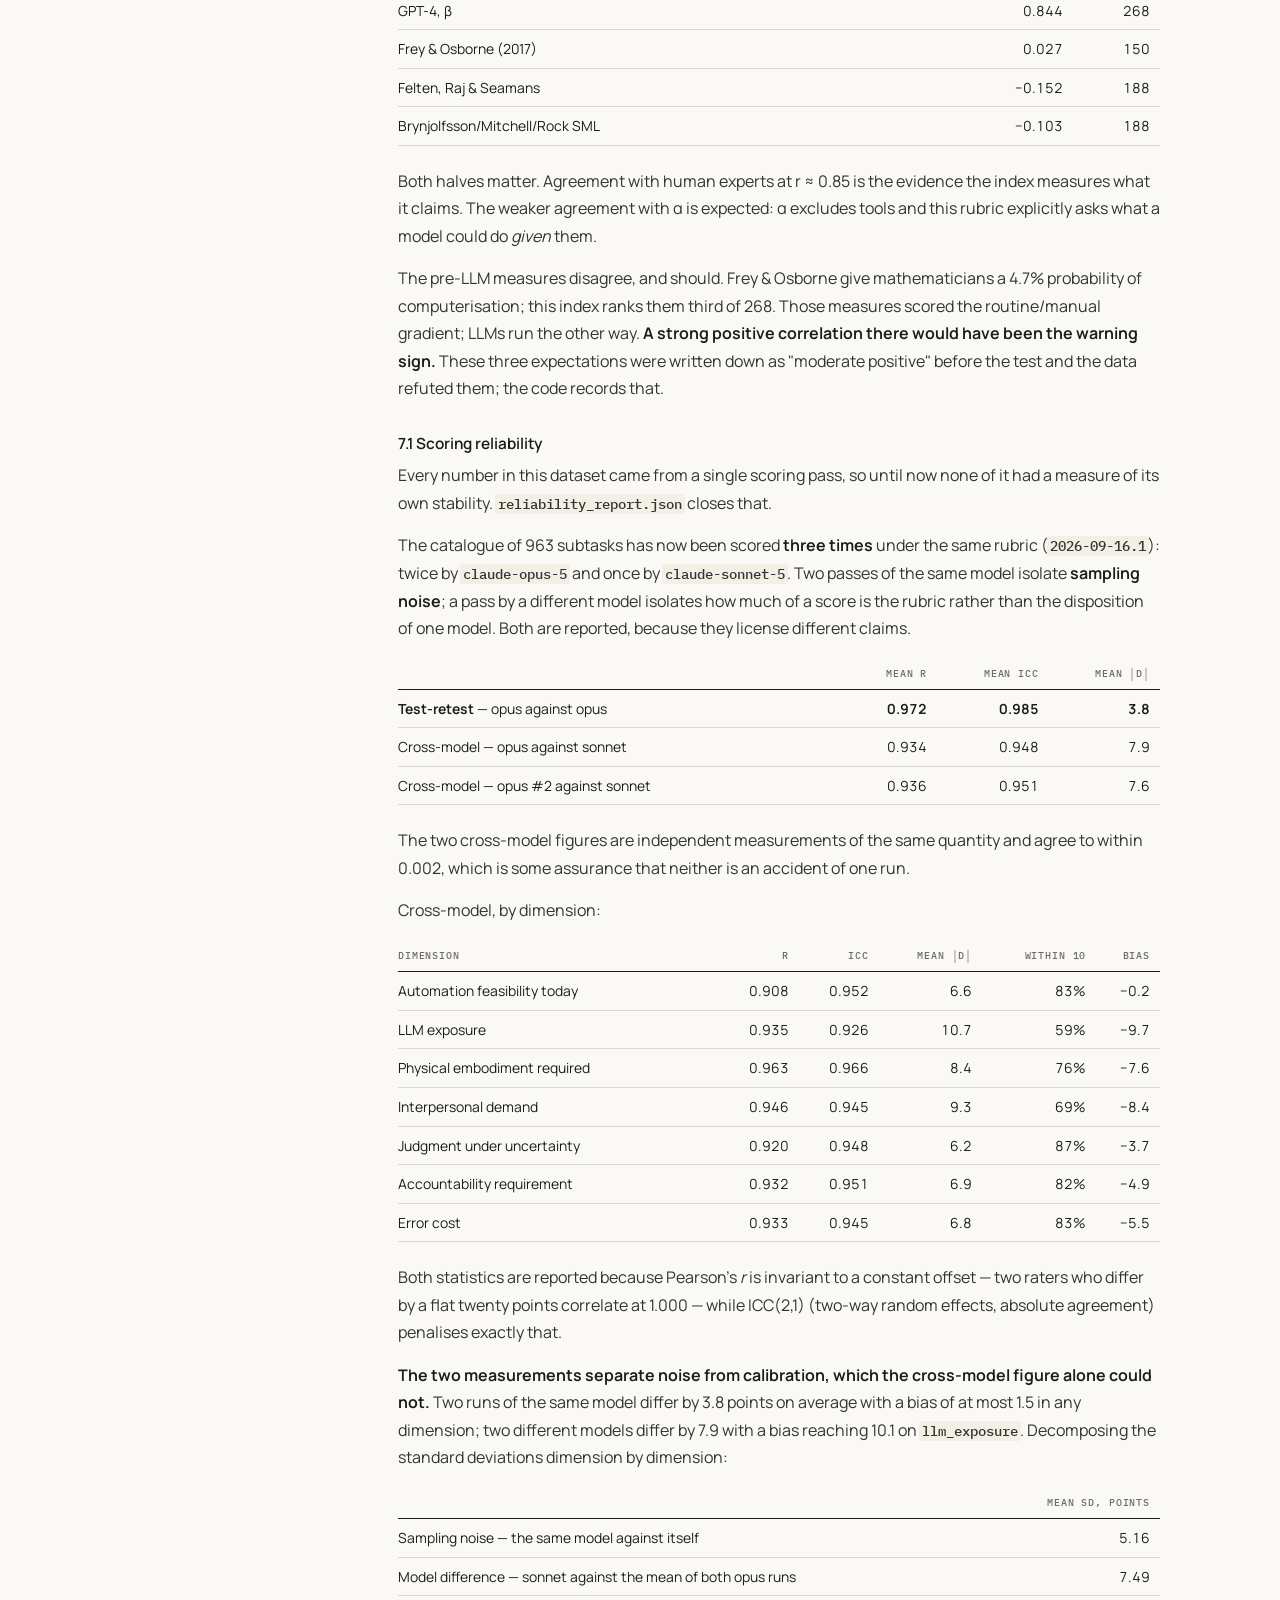
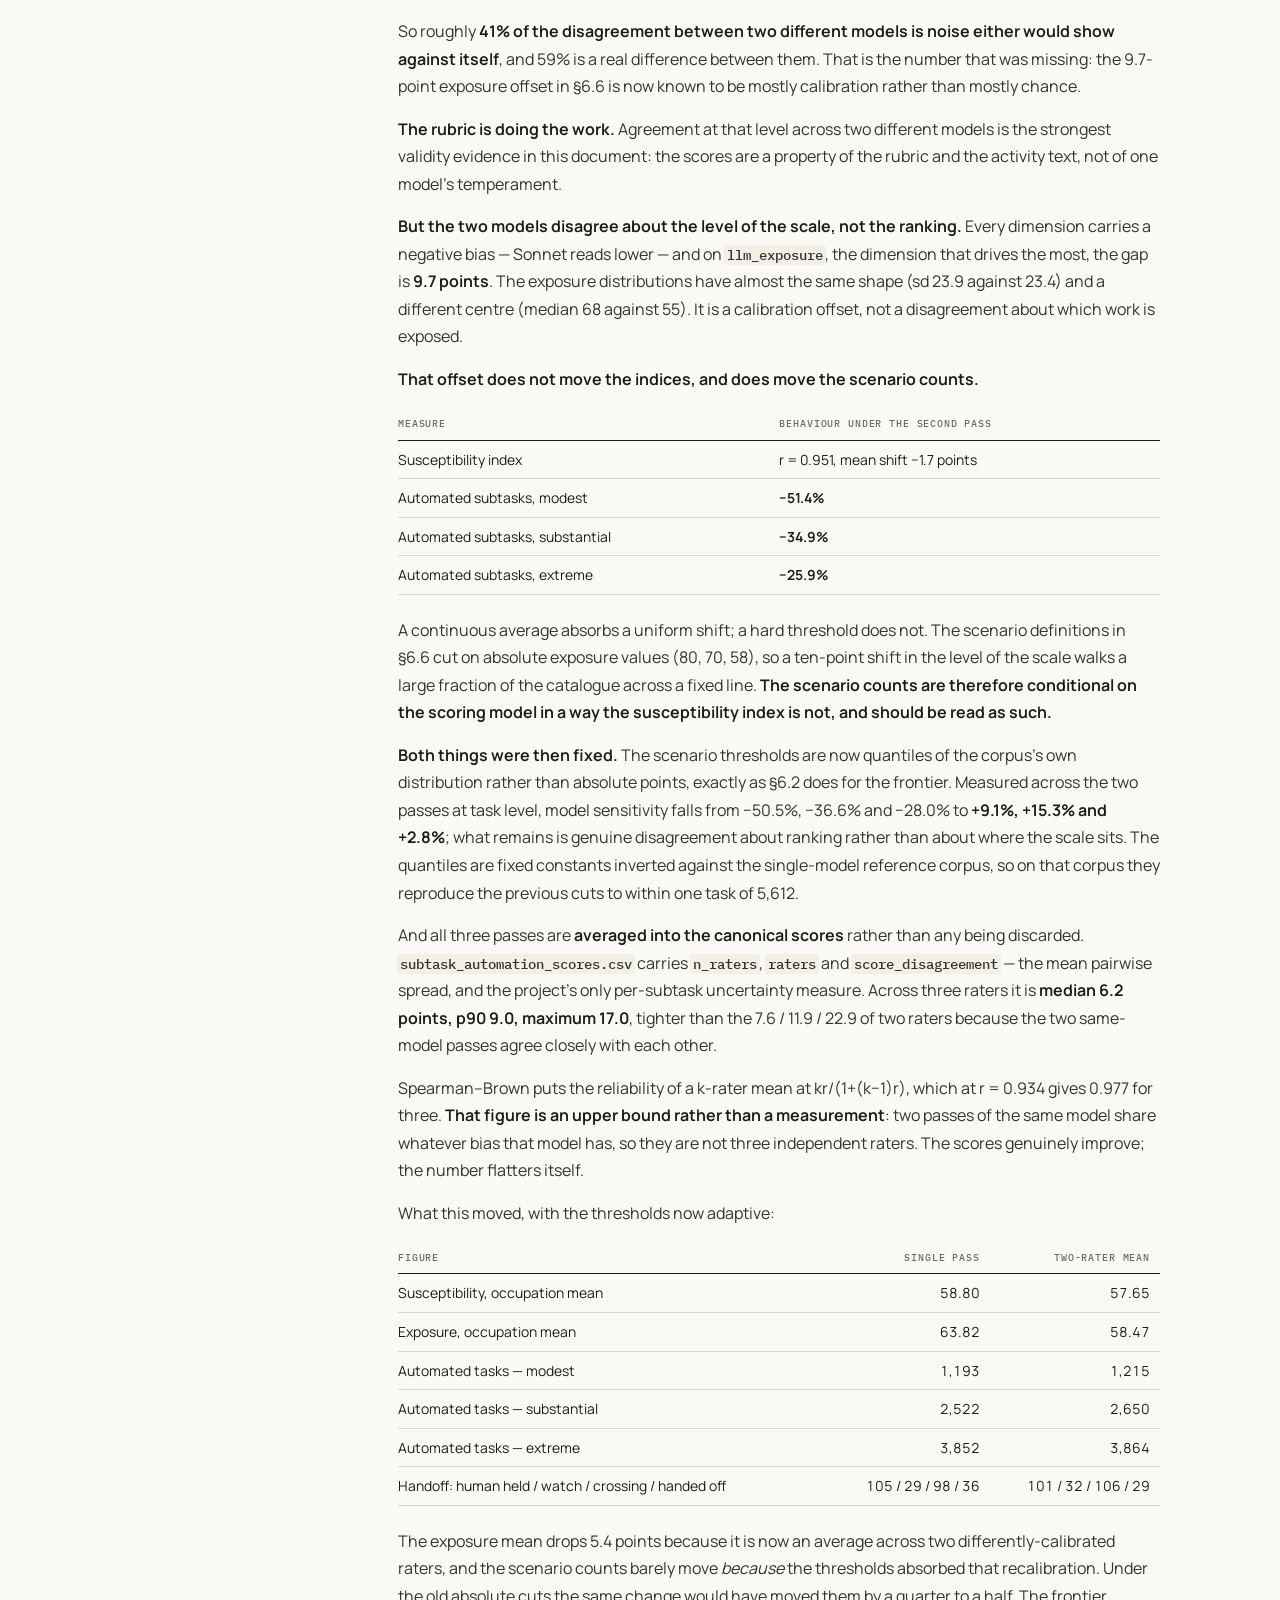
<file: docs/methodology.html>
<!doctype html>
<html lang="en"><head>
<meta charset="utf-8">
<meta name="viewport" content="width=device-width, initial-scale=1">
<title>Methodology — STEM work and the handoff to AI</title>
<meta name="description" content="Where the data comes from, how it was extracted and
scored, which decisions shape which numbers, and what the dataset cannot tell you.">
<link rel="preconnect" href="https://fonts.googleapis.com">
<link rel="preconnect" href="https://fonts.gstatic.com" crossorigin>
<link href="https://fonts.googleapis.com/css2?family=DM+Serif+Display&family=IBM+Plex+Mono:wght@400;500&family=Manrope:wght@400;500;600;700&display=swap" rel="stylesheet">
<style>
:root{--ink:#1c1c18;--paper:#faf9f5;--paper2:#f2efe5;--paper3:#f8f6f0;
  --rust:#bf5540;--muted:#6e6e66;--line:rgba(28,28,24,.15);
  --sans:'Manrope',Helvetica,Arial,sans-serif;--serif:'DM Serif Display',Georgia,serif;
  --mono:'IBM Plex Mono',ui-monospace,monospace}
*{box-sizing:border-box}
body{margin:0;background:var(--paper);color:var(--ink);font-family:var(--sans);
  -webkit-font-smoothing:antialiased}
a{color:var(--rust)}
.top{background:var(--ink);color:var(--paper);padding:26px 0}
.top a{color:var(--paper);text-decoration:none;font:500 10.5px/1 var(--mono);
  letter-spacing:.12em;text-transform:uppercase}
.wrap{max-width:820px;margin:0 auto;padding:0 clamp(20px,5vw,40px)}
.lay{display:grid;grid-template-columns:230px minmax(0,1fr);gap:48px;
  max-width:1120px;margin:0 auto;padding:clamp(40px,7vh,72px) clamp(20px,5vw,40px) 90px}
@media(max-width:900px){.lay{grid-template-columns:1fr;gap:20px}}
nav.side{position:sticky;top:26px;align-self:start;font-size:.84rem;line-height:1.5}
@media(max-width:900px){nav.side{position:static}}
nav.side .h{font:500 9.5px/1.6 var(--mono);letter-spacing:.12em;text-transform:uppercase;
  color:var(--muted);margin-bottom:12px}
ol.toc{list-style:none;counter-reset:s;margin:0;padding:0}
ol.toc li{counter-increment:s;margin-bottom:9px}
ol.toc li::before{content:counter(s) ".";color:var(--muted);font:500 10px var(--mono);
  margin-right:7px;min-width:14px;display:inline-block}
ol.toc a{text-decoration:none;color:var(--ink)}
ol.toc a:hover{color:var(--rust)}
/* Subsections. Numbered from the heading itself because the prose refers to
   them as 7.1, not as "the fourth item under Validation". METHOD_PAGE is a
   plain string, not an f-string, so these braces are single: doubling them
   emitted literal {{ }} and silently invalidated every rule here, which showed
   up as the top-level counter running 3, 6, 11 because the sub-items were
   incrementing it. */
ol.toc ol.sub{list-style:none;margin:6px 0 10px;padding:0 0 0 2px}
ol.toc ol.sub li{counter-increment:none;margin-bottom:5px;font-size:.92em}
ol.toc ol.sub li::before{content:none}
ol.toc ol.sub a{color:var(--muted);display:flex;gap:8px;align-items:baseline}
ol.toc ol.sub a:hover{color:var(--rust)}
ol.toc ol.sub .n{font:500 9px var(--mono);opacity:.65;flex:0 0 1.8em}
article h1{font:400 clamp(2rem,4.4vw,2.9rem)/1.08 var(--serif);letter-spacing:-.022em;
  margin:0 0 10px}
article h2{font:400 clamp(1.3rem,2.4vw,1.72rem)/1.18 var(--serif);letter-spacing:-.016em;
  margin:52px 0 12px;padding-top:20px;border-top:1px solid var(--line)}
article h3{font:600 .96rem/1.4 var(--sans);margin:30px 0 8px}
article p{line-height:1.72;color:#333;margin:0 0 15px}
article li{line-height:1.7;color:#333;margin-bottom:7px}
article strong{color:var(--ink);font-weight:650}
article code{font:500 .86em var(--mono);background:var(--paper2);padding:1px 3px;margin:0 -1px;
  border-radius:3px}
article pre{background:var(--ink);color:#e9e6dd;padding:16px 18px;border-radius:4px;
  overflow:auto;font:500 12.5px/1.6 var(--mono)}
article pre code{background:none;padding:0;color:inherit}
article table{border-collapse:collapse;width:100%;margin:8px 0 22px;font-size:.87rem}
article td.num,article th.num{text-align:right;font-variant-numeric:tabular-nums;font-feature-settings:'tnum' 1}
article td.mid,article th.mid{text-align:center}
article th{text-align:left;font:500 9.5px/1.6 var(--mono);letter-spacing:.09em;
  text-transform:uppercase;color:var(--muted);border-bottom:1px solid var(--ink);
  padding:8px 10px 8px 0;vertical-align:bottom}
article td{padding:8px 10px 8px 0;border-bottom:1px solid var(--line);
  vertical-align:top;line-height:1.55}
article blockquote{margin:0 0 20px;padding:16px 20px;background:var(--paper3);
  border-left:2px solid var(--rust);border-radius:0 3px 3px 0}
article blockquote p{margin:0;font-size:.9rem;color:var(--muted)}
footer{border-top:1px solid var(--line);margin-top:56px;padding-top:24px;
  font-size:.82rem;color:var(--muted);line-height:1.7}
</style></head>
<body>
<div class="top"><div class="wrap"><a href="index.html">&larr; STEM work and the handoff to AI</a></div></div>
<div class="lay">
  <nav class="side"><div class="h">Contents</div><ol class='toc'><li><a href="#1-what-the-dataset-is">What the dataset is</a><li><a href="#2-sampling-frame">Sampling frame</a><li><a href="#3-sources">Sources</a><ol class='sub'><li><a href="#3-1-why-the-site-and-the-bulk-database"><span class="n">3.1</span>Why the site and the bulk database</a></li><li><a href="#3-2-the-crosswalk-the-website-does-not-expose"><span class="n">3.2</span>The crosswalk the website does not expose</a></li></ol><li><a href="#4-extraction">Extraction</a><ol class='sub'><li><a href="#4-1-web-scraping"><span class="n">4.1</span>Web scraping</a></li><li><a href="#4-2-employment"><span class="n">4.2</span>Employment</a></li><li><a href="#4-3-archived-releases"><span class="n">4.3</span>Archived releases</a></li><li><a href="#4-4-optional-measurement-files"><span class="n">4.4</span>Optional measurement files</a></li></ol><li><a href="#5-scoring">Scoring</a><ol class='sub'><li><a href="#5-1-unit-of-analysis"><span class="n">5.1</span>Unit of analysis</a></li><li><a href="#5-2-rubric"><span class="n">5.2</span>Rubric</a></li><li><a href="#5-3-model-and-parameters"><span class="n">5.3</span>Model and parameters</a></li><li><a href="#5-4-propagation"><span class="n">5.4</span>Propagation</a></li></ol><li><a href="#6-derived-measures">Derived measures</a><ol class='sub'><li><a href="#6-1-susceptibility-index"><span class="n">6.1</span>Susceptibility index</a></li><li><a href="#6-2-handoff-framework"><span class="n">6.2</span>Handoff framework</a></li><li><a href="#6-3-employment-weighting"><span class="n">6.3</span>Employment weighting</a></li><li><a href="#6-4-wage-deciles"><span class="n">6.4</span>Wage deciles</a></li><li><a href="#6-5-transition-pathways"><span class="n">6.5</span>Transition pathways</a></li><li><a href="#6-6-scenarios"><span class="n">6.6</span>Scenarios</a></li><li><a href="#6-7-task-churn"><span class="n">6.7</span>Task churn</a></li><li><a href="#6-8-national-security-matrix"><span class="n">6.8</span>National security matrix</a></li></ol><li><a href="#7-validation">Validation</a><ol class='sub'><li><a href="#7-1-scoring-reliability"><span class="n">7.1</span>Scoring reliability</a></li><li><a href="#7-2-error-bars"><span class="n">7.2</span>Error bars</a></li></ol><li><a href="#8-limitations">Limitations</a><li><a href="#9-reproducibility">Reproducibility</a></ol></nav>
  <article><h1 id="methodology">Methodology</h1>
<p>How this dataset was built, from which sources, with which decisions and which known weaknesses. Written so the numbers can be checked rather than taken.</p>
<p>Every figure quoted below is reproduced in <code>data/out/*.json</code> by the run that produced it; the commands to rebuild are in the README.</p>
<h2 id="1-what-the-dataset-is">1. What the dataset is</h2>
<p>A record of <strong>which tasks belong to which STEM occupations, which standardised activities those tasks are built from, and how exposed each of those is to being performed by AI</strong> — joined to employment and wages, and benchmarked against independently produced measures.</p>
<table><thead><tr><th></th><th class="num">Count</th></tr></thead><tbody><tr><td>STEM occupations</td><td class="num">287</td></tr><tr><td>Task statements</td><td class="num">5,717</td></tr><tr><td>Distinct detailed work activities (&quot;subtasks&quot;)</td><td class="num">963</td></tr><tr><td>Task → activity links</td><td class="num">7,215</td></tr><tr><td>Occupations with automation scores</td><td class="num">268</td></tr><tr><td>Tasks with automation scores</td><td class="num">5,612</td></tr><tr><td>Workers matched via BLS</td><td class="num">21,523,100</td></tr></tbody></table>
<p>The three counts that differ from their headline are not losses to be explained away: 19 occupations are SOC &quot;All Other&quot; residuals with no task data anywhere in O*NET, and 105 tasks postdate the activity crosswalk (§3.2).</p>
<h2 id="2-sampling-frame">2. Sampling frame</h2>
<p>The universe is <strong>every occupation O*NET classifies as STEM</strong>, taken from its own STEM filter rather than from a keyword rule or an SOC-range heuristic. This makes the boundary O*NET&#x27;s editorial decision, which is citable, rather than ours, which would not be.</p>
<p>The filter has six top-level pages (<code>?t=0</code> through <code>?t=5</code>). Two of them split into sub-disciplines rendered as anchored sections <em>within</em> the same page (<code>?t=1#f1</code> … <code>#f4</code>), not as separate URLs — a fact that has to be handled or two thirds of the category memberships are silently lost.</p>
<p>Membership is <strong>many-to-many</strong>: the individual category pages hold 302 rows against 287 unique occupations, because 15 occupations appear under more than one STEM discipline. Analyses should use <code>occupation_stem_categories</code> rather than assuming one category per occupation.</p>
<h2 id="3-sources">3. Sources</h2>
<table><thead><tr><th>Source</th><th>What it supplies</th><th>Version</th><th>Accessed</th><th>Terms</th></tr></thead><tbody><tr><td><a href="https://www.onetonline.org/find/stem?t=0">O*NET OnLine</a></td><td>STEM roster, task statements, importance ratings, occupation-level activities</td><td>live site</td><td>2026-09-16 20:53–20:58 UTC</td><td>CC BY 4.0</td></tr><tr><td><a href="https://www.onetcenter.org/database.html">O*NET Database</a></td><td>task → activity crosswalk, activity hierarchy, descriptors</td><td><strong>31.0</strong></td><td>2026-09-16</td><td>CC BY 4.0</td></tr><tr><td>O*NET Database archive</td><td>archived task statements for the churn series</td><td>20.1, 22.0, 24.0, 26.0, 28.0, 29.0, 30.0, 31.0</td><td>2026-09-16</td><td>CC BY 4.0</td></tr><tr><td><a href="https://www.bls.gov/oes/tables.htm">BLS OEWS</a></td><td>employment and wages, national cross-industry</td><td><strong>May 2025</strong></td><td>2026-09-16</td><td>public domain</td></tr><tr><td><a href="https://github.com/openai/GPTs-are-GPTs">Eloundou et al. (2023)</a></td><td>human and GPT-4 exposure ratings; Frey &amp; Osborne, Felten/Raj/Seamans, Brynjolfsson SML</td><td>repo <code>main</code></td><td>2026-09-16</td><td>see repo</td></tr><tr><td>Claude Opus 5</td><td>subtask automation scores</td><td>rubric <code>2026-09-16.1</code></td><td>2026-09-16</td><td>this repo, MIT</td></tr></tbody></table>
<p>Row counts and SHA-256 digests for every file fetched are recorded per run in <code>data/out/manifest.json</code>.</p>
<h3 id="3-1-why-the-site-and-the-bulk-database">3.1 Why the site <em>and</em> the bulk database</h3>
<p>They are not redundant. The live site carries the STEM classification and the current task ratings; the bulk database carries the crosswalk the site does not publish. Both are needed and each is used only for what it alone provides.</p>
<h3 id="3-2-the-crosswalk-the-website-does-not-expose">3.2 The crosswalk the website does not expose</h3>
<p>O*NET OnLine publishes an occupation&#x27;s tasks and, separately, its detailed work activities. It does <strong>not</strong> publish which activities a given task maps to — the <code>/link/moreinfo/task/&lt;id&gt;</code> endpoint returns related occupations, not activities. That edge exists only in the bulk <code>tasks_to_dwas.csv</code>, so it is taken from there and joined on the O*NET task id, which the site exposes in each task&#x27;s popup link.</p>
<p>Consequence: the crosswalk is fixed at release 31.0 while the site is live, so <strong>105 of 5,717 tasks have no activity mapping</strong> — they were added to the site after the release was cut. That is a ceiling imposed by O*NET&#x27;s publication cycle, not a scraping gap, and it is reported as such (98.2% coverage).</p>
<h2 id="4-extraction">4. Extraction</h2>
<h3 id="4-1-web-scraping">4.1 Web scraping</h3>
<p>287 occupation detail reports plus 6 category pages, fetched at 1.5 requests per second across 4 workers with jitter, an identifying User-Agent, exponential backoff honouring <code>Retry-After</code>, and <code>robots.txt</code> respected. The paths used are permitted. Every response is cached on disk by URL digest with its fetch time and content hash, so a rebuild needs no network at all.</p>
<p>Parsing is driven by O*NET&#x27;s own <code>data-title</code> cell labels and <code>data-text</code> sort values rather than column position, so a re-ordered or re-styled table cannot silently scramble a column.</p>
<p><strong>Two layouts exist.</strong> Occupations with incumbent survey ratings render tasks as a table; occupations without render the same section as a <code>&lt;ul&gt;</code> list with no importance or category. Both are parsed. Missing this costs six occupations their entire task list.</p>
<p><strong>Self-check.</strong> O*NET prints the row count of each section (&quot;… 16 displayed&quot;). The build compares that figure against the rows it actually parsed and fails if they disagree. This is the check that catches a truncated table, and it is the only reason the list-layout omission was found.</p>
<p><strong>Unrated scores are missing, not zero.</strong> Tasks O*NET has not rated display &quot;Not available&quot; behind a <code>data-text=&quot;-2&quot;</code> sort sentinel. Parsed naively that sentinel enters the data as a score of −2 and drags every mean down. 264 of 5,717 tasks have no importance score and the field is left empty: 157 <code>New</code>, 102 from the six occupations with no incumbent survey, and 5 <code>Supplemental</code> tasks O*NET left unrated. A validation check rejects any rating outside 0–100.</p>
<h3 id="4-2-employment">4.2 Employment</h3>
<p>The OEWS national cross-industry file, latest release discovered at runtime from the tables page. Only <code>O_GROUP = &quot;detailed&quot;</code> rows are used. BLS suppression markers (<code>*</code>, <code>**</code>, <code>#</code>, <code>~</code>) are parsed as missing rather than as numbers.</p>
<h3 id="4-3-archived-releases">4.3 Archived releases</h3>
<p>Eight releases spanning 2015–2026, taken as <code>db_&lt;release&gt;_text.zip</code>. Availability is verified per release rather than assumed: <code>db_20_0</code> does not exist (that series begins at 20.1) and an unpublished release is dropped from the span with a warning instead of failing the run.</p>
<h3 id="4-4-optional-measurement-files">4.4 Optional measurement files</h3>
<p>Three files that are free but large, fetched by <code>fetch-bulk --with-ratings</code>. Every measure below degrades to what it did before if they are absent, so the pipeline runs without them.</p>
<table><thead><tr><th>File</th><th>Scale</th><th>What it gives</th></tr></thead><tbody><tr><td><code>task_ratings.csv</code></td><td>FT, 7 bands</td><td>frequency of each task, i.e. recurrence</td></tr><tr><td><code>education.csv</code></td><td>RL, 12 categories</td><td>required level of education, as a distribution</td></tr><tr><td><code>job_zones.csv</code></td><td>1–5</td><td>job zone at bulk grain rather than scraped</td></tr></tbody></table>
<p><strong>Recurrence</strong> is the FT distribution collapsed to one number per task. The bands are named, not numbered — &quot;yearly or less&quot; through &quot;hourly or more&quot; — so each is mapped to an approximate rate per year and the <strong>logs</strong> are averaged. Averaging the band numbers instead would treat the step from monthly to weekly as equal to the step from daily to hourly, which is wrong by a factor of twenty in the quantity being measured. The per-year rates are ours, not O*NET&#x27;s, and a test asserts the ranking does not depend on them.</p>
<p>Recurrence is <strong>measured and reported but deliberately not folded into tractability</strong> (§6.2). Against the three terms already on that axis it correlates at <strong>r = −0.53</strong>, and the components say why:</p>
<table><thead><tr><th></th><th class="num">r with recurrence</th></tr></thead><tbody><tr><td><code>llm_exposure</code></td><td class="num">−0.53</td></tr><tr><td><code>physical_embodiment_required</code></td><td class="num">+0.53</td></tr><tr><td><code>judgment_under_uncertainty</code></td><td class="num">−0.04</td></tr></tbody></table>
<p>The most repetitive work in this corpus is the most physically embodied and the least exposed to language models. Emergency medicine physicians, physician assistants and orthodontists score highest because they repeat procedures; anthropologists and nuclear engineers score lowest because their work is rare. That is a result worth stating on its own, and it is also the reason not to average the term in: at r = −0.53 it cancels much of the existing signal, the axis spread falls by a third, and because <code>TRACTABILITY_FLOOR</code> and <code>FRONTIER_K</code> were calibrated against the wider distribution, 24 occupations shift out of &quot;human held&quot; and 24 into &quot;handed off&quot; — which would read as AI having taken over a quarter more of the corpus when nothing about the world had changed. Using it properly requires re-deriving the frontier, which is a judgment, so it is left undone and visible.</p>
<p><strong>Measurement precision.</strong> Every descriptor table in this dataset carries <code>n</code> and <code>standard_error</code> and nothing read them: an importance rating from 4 incumbents was treated exactly like one from 225. <code>onet_ratings.rating_precision</code> now reports both. The result is reassuring rather than alarming — the median STEM occupation rests on 27 respondents and <strong>none</strong> falls below ten — but that was worth establishing rather than assuming.</p>
<h2 id="5-scoring">5. Scoring</h2>
<h3 id="5-1-unit-of-analysis">5.1 Unit of analysis</h3>
<p>Scores are assigned to the <strong>963 distinct activities</strong>, not the 5,717 tasks.</p>
<p>This is a substantive choice, not an economy. Rating the activity layer is six times less work, but more importantly it removes an artefact: the same activity cannot receive one score inside nursing and a different score inside engineering. Consistency comes from the structure rather than from the rater&#x27;s discipline. Scores then propagate outward (§5.4).</p>
<h3 id="5-2-rubric">5.2 Rubric</h3>
<p>Seven dimensions, each 0–100, defined in <code>onet_scraper/score.py</code> and stamped on every row as <code>rubric_version</code>:</p>
<table><thead><tr><th>Dimension</th><th>Asks</th></tr></thead><tbody><tr><td><code>automation_feasibility_today</code></td><td>could <em>deployed</em> technology do this end-to-end now</td></tr><tr><td><code>llm_exposure</code></td><td>could a current model do the cognitive core, given tools</td></tr><tr><td><code>physical_embodiment_required</code></td><td>does it need hands on matter in situ</td></tr><tr><td><code>interpersonal_demand</code></td><td>is the human relationship the substance of the work</td></tr><tr><td><code>judgment_under_uncertainty</code></td><td>could reasonable experts disagree</td></tr><tr><td><code>accountability_requirement</code></td><td>must an identifiable human answer for it</td></tr><tr><td><code>error_cost</code></td><td>how severe and irreversible is a mistake</td></tr></tbody></table>
<p>Plus a four-way verdict (<code>largely_automatable</code> / <code>augmentable</code> / <code>resistant</code> / <code>human_anchored</code>), a confidence level, and a one-sentence rationale naming the binding constraint.</p>
<p>The dimensions are deliberately separable. An activity can score high on <code>llm_exposure</code> <strong>and</strong> be <code>human_anchored</code> — drafting a legal opinion is largely language work that a named human must still own. 92 of the 963 activities score ≥70 on both. Collapsing these into a single &quot;automation risk&quot; number is the specific failure the rubric is built to avoid.</p>
<h3 id="5-3-model-and-parameters">5.3 Model and parameters</h3>
<p>Claude Opus 5, adaptive thinking, structured output validated against a schema, 12 activities per request, 81 requests, <strong>0 failures</strong>, ≈ $8.20. Rubric <code>2026-09-16.1</code>, fingerprint <code>49b87187f6f94ad8</code>. Results are cached per activity keyed on the rubric version, so changing the rubric re-runs rather than mixing incomparable scores.</p>
<h3 id="5-4-propagation">5.4 Propagation</h3>
<ul><li><strong>activity → task</strong>: unweighted mean over the activities the task maps to</li><li><strong>task → occupation</strong>: mean weighted by O*NET task <strong>importance</strong>, so an occupation is characterised by what matters in it rather than by its longest tail</li></ul>
<p>Tasks with no scored activity are absent, not zero.</p>
<h2 id="6-derived-measures">6. Derived measures</h2>
<h3 id="6-1-susceptibility-index">6.1 Susceptibility index</h3>
<p>Not a mean of the seven dimensions. Two pairs are close to collinear in the scored data:</p>
<table><thead><tr><th>Pair</th><th class="num">r</th></tr></thead><tbody><tr><td><code>llm_exposure</code> ↔ <code>physical_embodiment_required</code></td><td class="num">−0.89</td></tr><tr><td><code>accountability_requirement</code> ↔ <code>error_cost</code></td><td class="num">+0.90</td></tr></tbody></table>
<p>Averaging all seven would double-count &quot;can a machine do it&quot; and double-count &quot;how much is at stake&quot;. Each pair collapses to one factor first, leaving:</p>
<ul><li><strong>exposure</strong> = <code>llm_exposure</code> (physical embodiment is its mirror, not added again)</li><li><strong>anchoring</strong> = mean of stakes, interpersonal demand, judgment, physical embodiment</li></ul>
<p><code>susceptibility = 50 + (exposure − anchoring) / 2</code>, clamped to 0–100.</p>
<h3 id="6-2-handoff-framework">6.2 Handoff framework</h3>
<p><code>occupation_handoff.csv</code> maps the same dimensions onto the framework in Watson (2026), which scores work on <strong>tractability</strong> (can AI lead it) and <strong>resistance</strong> (will it be permitted to), and locates each unit on a six-stage scale of cognitive leadership. Stage is the <strong>lower</strong> of the capability ceiling and the permission ceiling, not an average — Watson&#x27;s first four properties decide what AI can do, the last two what it is allowed to do.</p>
<p>Six of his eight properties are covered. <strong>Recurrence</strong> is now measured (§4.4) but deliberately not folded into tractability; <strong>feedback speed and clarity</strong> is not in O*NET at all and would need new scoring.</p>
<p><strong>The frontier is calibrated, and the calibration now travels with the distribution.</strong> Watson&#x27;s figure shows the curve&#x27;s shape and no numbers, so the thresholds were chosen by eye against release 31.0: <code>FRONTIER_K = 53</code>, <code>TRACTABILITY_FLOOR = 50</code>, <code>CROSSING_BAND = 5</code>, plus three literals inside the watch-point rule. That made them quietly fragile. A threshold on an axis is meaningful only relative to the spread of that axis, and the axis is a mean of terms that can be added to or reweighted — so any change to the rubric would silently reclassify the corpus.</p>
<p>That is not hypothetical. Averaging recurrence into tractability narrows the axis by a third (sd 9.95 → 6.44), because recurrence runs against the other terms at r = −0.53. Under the fixed thresholds the result would have been reported as a large move toward automation. Under thresholds that track the axis, it moves the other way:</p>
<table><thead><tr><th>Calibration</th><th class="num">Human held</th><th class="num">Watch point</th><th class="num">Crossing now</th><th class="num">Handed off</th></tr></thead><tbody><tr><td>3-term, adaptive <em>(published)</em></td><td class="num">105</td><td class="num">29</td><td class="num">98</td><td class="num">36</td></tr><tr><td>4-term, stale absolutes</td><td class="num">81</td><td class="num">34</td><td class="num">93</td><td class="num"><strong>60</strong></td></tr><tr><td>4-term, adaptive</td><td class="num">104</td><td class="num">34</td><td class="num">105</td><td class="num"><strong>25</strong></td></tr></tbody></table>
<p>The stale constants did not merely exaggerate the effect, they <strong>inverted its direction</strong>: &quot;handed off&quot; rises from 36 to 60 under fixed thresholds and falls to 25 once the calibration adapts. Eighty-four occupations change class the first way, fifty-four the second.</p>
<p>Each constant is therefore expressed as a <strong>quantile of the observed distribution</strong> — the tractability floor at the 19.1st percentile, the frontier at the 38.6th percentile of the <em>product</em> <code>T × R</code> (which is what the curve is a threshold on), the crossing band at 0.391 standard deviations of resistance. The quantiles were obtained by inverting the original absolutes against release 31.0, so on that release they reproduce the old thresholds to four decimal places and <strong>not one classification changes</strong>. A test asserts that identity. The reparameterisation is not meant to move today&#x27;s answer; it is meant to ensure tomorrow&#x27;s answer moves for a reason.</p>
<p>One detail worth recording: the precision of the crossing-band coefficient is load-bearing. Architects sit at a frontier margin of +4.999362, within 0.0007 of the band edge, so rounding 0.39117889 to 0.391 moves them from &quot;crossing now&quot; to &quot;human held&quot;. Their classification was never really determined by the data, and the same is presumably true of any occupation near the curve.</p>
<h3 id="6-3-employment-weighting">6.3 Employment weighting</h3>
<p>O*NET reports at the 8-digit O*NET-SOC level; OEWS reports employment at the 6-digit SOC level. <strong>37 SOC codes here contain more than one O*NET occupation.</strong> Attaching OEWS employment to each O*NET row counts the same workers repeatedly — 3.38 million registered nurses five times over.</p>
<p>So susceptibility is aggregated to the SOC level <strong>first</strong>, then employment is attached exactly once. <code>susceptibility_sd_within_soc</code> reports the spread across each SOC&#x27;s constituent occupations, so a mean concealing real disagreement is visible. Where BLS publishes only a broad group (29-2011 and 29-2012 both appear as 29-2010) codes fall back to it — and because both then land in the same group, the fallback cannot double-count either.</p>
<h3 id="6-4-wage-deciles">6.4 Wage deciles</h3>
<p>Employment-weighted, and an occupation&#x27;s workers are <strong>split across</strong> bucket boundaries rather than assigned whole. Registered nurses alone are 16% of these workers — larger than a decile — so whole assignment produced buckets ranging from 0.4M to 3.8M and the word &quot;decile&quot; was not true. Each decile now holds 2,152,310 workers.</p>
<p>Occupation-level correlations and employment-weighted deciles answer different questions and point different ways here. Both are reported; quoting only one is a choice about which question to answer.</p>
<h3 id="6-5-transition-pathways">6.5 Transition pathways</h3>
<p>A destination must clear three bars: sufficient activity <strong>overlap</strong> (cosine ≥ 0.12), meaningful <strong>relief</strong> (≥ 12 susceptibility points), and <strong>direction</strong> — the shared activities must include the destination&#x27;s protected work, or the mover carries their exposure with them.</p>
<p>All three thresholds are arbitrary, so the stage sweeps them. The stranded count ranges <strong>105 to 240</strong> of 268 across the sweep: it is sensitive to how much relief is demanded and nearly insensitive to the overlap floor. <strong>The clustering of exposure is the finding; the number 161 is not.</strong></p>
<h3 id="6-6-scenarios">6.6 Scenarios</h3>
<p><code>task_fates.csv</code> classifies every task as <strong>automated</strong>, <strong>augmented</strong> or <strong>unchanged</strong> under three assumption sets. These carry <strong>no dates and are not forecasts.</strong></p>
<p>The mechanism is deliberately the variable Watson identifies as the real one. Capability is roughly fixed and already measured; what differs between scenarios is willingness to hand over accountability.</p>
<p>The cuts are <strong>quantiles of the corpus&#x27;s own distribution</strong>, not absolute points on the scale — see §7.1 for the measurement that forced that change, and the <code>REFERENCE_QUANTILES</code> constants in <code>scenarios.py</code> for the values. On this corpus they resolve to roughly exposure 75, 65 and 54:</p>
<table><thead><tr><th>Scenario</th><th>Automates when</th><th class="num">Automated tasks</th></tr></thead><tbody><tr><td>Modest</td><td>68th pct exposure, anchoring under the 32nd</td><td class="num">1,166 (21%)</td></tr><tr><td>Substantial</td><td>47th pct exposure, anchoring under the 68th</td><td class="num">2,621 (47%)</td></tr><tr><td>Extreme</td><td>31st pct exposure, anchoring under the 94th</td><td class="num">3,860 (69%)</td></tr></tbody></table>
<p>Tasks below the augment threshold are unchanged at every setting — for a nurse midwife, 7 of 21 tasks never move regardless of scenario, which is the point the chapter makes.</p>
<p>The fourth category, <strong>new tasks, is not modelled</strong>. It comes from O*NET&#x27;s own <code>emerging_tasks</code> file — 121 statements flagged as new or revised work in these occupations — so the arrival of new work is observed rather than assumed.</p>
<p>Employment flows are summed <strong>per SOC code, once</strong>. The first implementation summed across O*NET occupations and reported 49.3 M workers against a true 21.5 M, because 37 SOC codes hold several O*NET occupations that each carry the same employment figure. The O*NET rows are collapsed to their SOC first; a test covers it.</p>
<h3 id="6-7-task-churn">6.7 Task churn</h3>
<p>Task statements diffed across the eight archived releases. A task <strong>survives</strong> if its id persists <strong>or</strong> its normalised text matches one in the later release for the same occupation — ids are retired and reissued, and a reworded task is not a new one.</p>
<p>The 2019 SOC revision renumbered codes, so <strong>93 of 268 occupations cannot be compared</strong> across the span at all. Those are reported as skipped, never counted as retired tasks.</p>
<p><strong>The confound, stated plainly.</strong> O*NET re-surveys occupations on a rolling cycle, so an occupation whose tasks did not change may simply not have been looked at. Splitting on the <code>Date</code> column separates the two: 8.1% turnover among the 153 occupations re-surveyed since 2022, 2.4% among the 115 that were not. The unsplit 5.2% figure is diluted by occupations nobody checked, and no care with the diff fixes that.</p>
<h3 id="6-8-national-security-matrix">6.8 National security matrix</h3>
<p><code>security_matrix.csv</code> places every occupation on three axes at once. The first two ask whether a handoff is <em>attractive</em>; the third asks whether it is <em>reversible</em>, which is the question the other measures in this dataset do not reach.</p>
<table><thead><tr><th>Axis</th><th>Built from</th></tr></thead><tbody><tr><td><strong>x</strong> AI efficiency</td><td>importance-weighted share of the occupation&#x27;s task mass AI can carry — automated tasks at full credit, augmented at 0.5</td></tr><tr><td><strong>y</strong> Risk of removing humans</td><td>0.45 × error cost + 0.35 × accountability + 0.20 × judgment under uncertainty, importance-weighted</td></tr><tr><td><strong>z</strong> Reconstitution difficulty</td><td>0.50 × training depth + 0.30 × workforce scarcity + 0.20 × isolation</td></tr></tbody></table>
<p><strong>Unrated tasks still carry weight.</strong> O*NET does not rate task importance for every occupation: 159 of 5,612 tasks here carry none, and for six occupations — Cardiologists, Pediatric and Orthopedic Surgeons, Emergency Medical Technicians, Hydrologic Technicians, Health Information Technologists — <em>every</em> task is unrated. The first implementation skipped unrated tasks, which left those six with a zero denominator, returned 0.0 on both axes, and filed surgeons under &quot;nothing is pushing this work toward AI&quot;. An unrated task now takes the mean importance of the rated tasks in the same occupation, and an occupation with nothing rated falls back to equal weighting — which says we do not know which of its tasks matters more, not that none of them matters. Radiologists, who had 13 of 30 tasks unrated, move cell as a result, so this is not only about the six.</p>
<p>Efficiency is deliberately <strong>not</strong> raw exposure. An occupation whose one exposed task carries 3% of its importance mass is not an efficiency opportunity, and averaging exposure across tasks would score it as though it were. Because efficiency reads the per-task verdicts from §6.6, it moves with the scenario: mean 42.6 at modest, 58.9 at substantial, 73.8 at extreme.</p>
<p><strong>Why the risk weights exclude two dimensions we already have.</strong> This index does not reuse <code>anchoring</code>, which averages stakes, interpersonal demand, judgment and physical embodiment. Two of those do not belong in a security reading: interpersonal demand is a service-quality property — a call centre scores high and carries no strategic risk — and physical embodiment is a capability <em>limit</em>, not a consequence, so work a robot cannot reach is not thereby high-stakes. Including them produces a general &quot;human-centred work&quot; index; excluding them is what makes this a risk index. That single choice is the main thing to argue with here, and the weights themselves are a calibrated judgment, not a measurement.</p>
<p>Training depth comes from the <strong>Required Level of Education</strong> distribution (§4.4), averaged as years of schooling and rescaled so 10 years is 0 and post-doctoral training is 100. It yields 191 distinct values across 268 occupations. <strong>Job Zone</strong> is the fallback for the 44 occupations O*NET has not surveyed for education, and <code>depth_source</code> on every row records which was used. Scarcity is log-scaled employment — the corpus spans four orders of magnitude, and a linear read would call everything except registered nurses scarce. Isolation is the inverse of <code>mean_similarity</code> from the shared-activity network: where many neighbouring occupations share the work, people can cross-train in, and reconstitution is easier.</p>
<p>The cube is split at 50 on each axis into eight named cells:</p>
<table><thead><tr><th>Cell</th><th class="num">Modest</th><th class="num">Substantial</th><th class="num">Extreme</th></tr></thead><tbody><tr><td>Strategic trap</td><td class="num">15 / 2.0%</td><td class="num">63 / 12.8%</td><td class="num">97 / 19.7%</td></tr><tr><td>Guard the pipeline</td><td class="num">59 / 8.3%</td><td class="num">69 / 10.0%</td><td class="num">79 / 11.2%</td></tr><tr><td>Protect</td><td class="num">99 / 22.3%</td><td class="num">51 / 11.5%</td><td class="num">17 / 4.5%</td></tr><tr><td>Reversible gamble</td><td class="num">6 / 5.3%</td><td class="num">18 / 12.9%</td><td class="num">26 / 24.3%</td></tr><tr><td>Quiet attrition</td><td class="num">22 / 3.0%</td><td class="num">12 / 1.3%</td><td class="num">2 / 0.1%</td></tr><tr><td>Clear win</td><td class="num">23 / 22.3%</td><td class="num">27 / 28.0%</td><td class="num">29 / 28.4%</td></tr><tr><td>Hold the line</td><td class="num">34 / 30.2%</td><td class="num">22 / 22.6%</td><td class="num">14 / 11.2%</td></tr><tr><td>Low stakes</td><td class="num">10 / 6.6%</td><td class="num">6 / 0.9%</td><td class="num">4 / 0.5%</td></tr></tbody></table>
<p><em>(occupations / share of the 21,523,100 workers)</em></p>
<p><strong>A correction, and why it is instructive.</strong> An earlier version of this section reported that no occupation anywhere in the corpus was a &quot;reversible gamble&quot;, and read that empty cell as a finding: the reconstitution axis had a floor of 44.3, so nothing was genuinely easy to rebuild. That was an artefact of the measurement, not a fact about the workforce. Training depth came from <strong>Job Zone</strong>, which has five levels of which only three occur here, so it assigned the same depth to an ophthalmic medical technician and a clinical neuropsychologist. Replacing it with the <strong>Required Level of Education</strong> distribution (§4.4) — the same question at twelve categories instead of five — drops the floor to 33.2 and populates the cell with 21 occupations at the substantial scenario, 30 at the extreme. A coarse input had manufactured a finding, and the finding was about Job Zone.</p>
<p>The absolute split at 50 and the corpus median remain different questions, and the matrix page still offers both: the first asks whether an occupation is dangerous on an interpretable scale, the second which of these occupations is most dangerous relative to the others.</p>
<p><strong>Employment partitions on a per-occupation share, not the SOC figure.</strong> §6.3 collapses O*NET occupations to SOC before summing, which is right for a total and wrong for a partition: 18 of the 37 multi-occupation SOCs have members that land in <em>different</em> cells. SOC 19-1029 splits four occupations across three cells, and crediting each cell the SOC&#x27;s full 55,850 makes the cell shares add to 130%. Each SOC&#x27;s employment is therefore divided evenly among its constituent occupations. The even split is an assumption — O*NET does not publish how a SOC&#x27;s workers divide — but every slice then sums exactly to 21,523,100 however the reader cuts it. The alternative, classifying whole SOCs, would discard the occupation-level distinctions the matrix exists to show.</p>
<p>Aggregated to field, weighting each axis by employment:</p>
<table><thead><tr><th>Field</th><th class="num">Workers</th><th class="num">Eff</th><th class="num">Risk</th><th class="num">Recon</th><th>Cell</th></tr></thead><tbody><tr><td>Healthcare Practitioners and Technical</td><td class="num">9,793,540</td><td class="num">42.3</td><td class="num">72.3</td><td class="num">59.4</td><td>Protect</td></tr><tr><td>Computer and Mathematical</td><td class="num">5,260,120</td><td class="num">90.1</td><td class="num">45.4</td><td class="num">58.5</td><td>Guard the pipeline</td></tr><tr><td>Architecture and Engineering</td><td class="num">2,602,660</td><td class="num">64.8</td><td class="num">54.6</td><td class="num">63.6</td><td>Strategic trap</td></tr><tr><td>Managerial</td><td class="num">1,596,600</td><td class="num">66.5</td><td class="num">53.4</td><td class="num">60.8</td><td>Strategic trap</td></tr><tr><td>Life, Physical, and Social Science</td><td class="num">1,291,170</td><td class="num">63.4</td><td class="num">53.7</td><td class="num">73.4</td><td>Strategic trap</td></tr><tr><td>Postsecondary Teaching</td><td class="num">642,420</td><td class="num">79.8</td><td class="num">44.0</td><td class="num">68.3</td><td>Guard the pipeline</td></tr><tr><td>Sales</td><td class="num">336,590</td><td class="num">87.7</td><td class="num">35.2</td><td class="num">52.3</td><td>Guard the pipeline</td></tr></tbody></table>
<p>Field is the leaf STEM discipline where an occupation has one, and the top-level role type for the 31 — teaching, management, sales — that do not. An occupation with several leaf memberships takes the lowest category id, so the assignment is deterministic across runs.</p>
<p><strong>What this is not.</strong> O*NET carries no industry, clearance or criticality field, so nothing here identifies an occupation as defence-relevant. The matrix scores <em>properties</em> that make a handoff strategically dangerous, across the whole STEM corpus. Which fields matter is the reader&#x27;s overlay, not our measurement — and the word &quot;security&quot; in the title describes the question being asked, not a classification this dataset is able to make.</p>
<h2 id="7-validation">7. Validation</h2>
<p><strong>Internal — 11 automated checks</strong>, in <code>data/out/validation_report.json</code>. Errors fail the run. They cover: every rostered occupation fetched; no swallowed failures; parsed rows equal the page&#x27;s own declared count; every task carries an id; crosswalk ids resolve; activities present in the hierarchy; ratings inside 0–100; the wide table neither dropping nor duplicating a task; category membership complete. Table grain is asserted at write time, so a fan-out in a join raises instead of inflating counts.</p>
<p><strong>Convergent.</strong> The index is computed only from the numeric dimensions, yet it orders the model&#x27;s <em>independently produced</em> categorical verdict monotonically: <code>largely_automatable</code> 74.9 &gt; <code>augmentable</code> 65.9 &gt; <code>resistant</code> 43.6 &gt; <code>human_anchored</code> 40.3. Re-checked every run, with a warning if monotonicity breaks.</p>
<p><strong>External.</strong> Benchmarked against Eloundou et al. (2023), whose <code>occ_level.csv</code> is keyed to the same 8-digit O*NET-SOC codes — <strong>all 268 occupations matched, no crosswalk needed</strong>.</p>
<table><thead><tr><th>Benchmark</th><th class="num">Pearson</th><th class="num">n</th></tr></thead><tbody><tr><td><strong>Human expert ratings, γ</strong></td><td class="num"><strong>0.850</strong></td><td class="num">268</td></tr><tr><td><strong>Human expert ratings, β</strong></td><td class="num"><strong>0.834</strong></td><td class="num">268</td></tr><tr><td>Human expert ratings, α (no tools)</td><td class="num">0.604</td><td class="num">268</td></tr><tr><td>GPT-4, β</td><td class="num">0.844</td><td class="num">268</td></tr><tr><td>Frey &amp; Osborne (2017)</td><td class="num">0.027</td><td class="num">150</td></tr><tr><td>Felten, Raj &amp; Seamans</td><td class="num">−0.152</td><td class="num">188</td></tr><tr><td>Brynjolfsson/Mitchell/Rock SML</td><td class="num">−0.103</td><td class="num">188</td></tr></tbody></table>
<p>Both halves matter. Agreement with human experts at r ≈ 0.85 is the evidence the index measures what it claims. The weaker agreement with α is expected: α excludes tools and this rubric explicitly asks what a model could do <em>given</em> them.</p>
<p>The pre-LLM measures disagree, and should. Frey &amp; Osborne give mathematicians a 4.7% probability of computerisation; this index ranks them third of 268. Those measures scored the routine/manual gradient; LLMs run the other way. <strong>A strong positive correlation there would have been the warning sign.</strong> These three expectations were written down as &quot;moderate positive&quot; before the test and the data refuted them; the code records that.</p>
<h3 id="7-1-scoring-reliability">7.1 Scoring reliability</h3>
<p>Every number in this dataset came from a single scoring pass, so until now none of it had a measure of its own stability. <code>reliability_report.json</code> closes that.</p>
<p>The catalogue of 963 subtasks has now been scored <strong>three times</strong> under the same rubric (<code>2026-09-16.1</code>): twice by <code>claude-opus-5</code> and once by <code>claude-sonnet-5</code>. Two passes of the same model isolate <strong>sampling noise</strong>; a pass by a different model isolates how much of a score is the rubric rather than the disposition of one model. Both are reported, because they license different claims.</p>
<table><thead><tr><th></th><th class="num">mean r</th><th class="num">mean ICC</th><th class="num">mean │d│</th></tr></thead><tbody><tr><td><strong>Test-retest</strong> — opus against opus</td><td class="num"><strong>0.972</strong></td><td class="num"><strong>0.985</strong></td><td class="num"><strong>3.8</strong></td></tr><tr><td>Cross-model — opus against sonnet</td><td class="num">0.934</td><td class="num">0.948</td><td class="num">7.9</td></tr><tr><td>Cross-model — opus #2 against sonnet</td><td class="num">0.936</td><td class="num">0.951</td><td class="num">7.6</td></tr></tbody></table>
<p>The two cross-model figures are independent measurements of the same quantity and agree to within 0.002, which is some assurance that neither is an accident of one run.</p>
<p>Cross-model, by dimension:</p>
<table><thead><tr><th>Dimension</th><th class="num">r</th><th class="num">ICC</th><th class="num">mean │d│</th><th class="num">within 10</th><th class="num">bias</th></tr></thead><tbody><tr><td>Automation feasibility today</td><td class="num">0.908</td><td class="num">0.952</td><td class="num">6.6</td><td class="num">83%</td><td class="num">−0.2</td></tr><tr><td>LLM exposure</td><td class="num">0.935</td><td class="num">0.926</td><td class="num">10.7</td><td class="num">59%</td><td class="num">−9.7</td></tr><tr><td>Physical embodiment required</td><td class="num">0.963</td><td class="num">0.966</td><td class="num">8.4</td><td class="num">76%</td><td class="num">−7.6</td></tr><tr><td>Interpersonal demand</td><td class="num">0.946</td><td class="num">0.945</td><td class="num">9.3</td><td class="num">69%</td><td class="num">−8.4</td></tr><tr><td>Judgment under uncertainty</td><td class="num">0.920</td><td class="num">0.948</td><td class="num">6.2</td><td class="num">87%</td><td class="num">−3.7</td></tr><tr><td>Accountability requirement</td><td class="num">0.932</td><td class="num">0.951</td><td class="num">6.9</td><td class="num">82%</td><td class="num">−4.9</td></tr><tr><td>Error cost</td><td class="num">0.933</td><td class="num">0.945</td><td class="num">6.8</td><td class="num">83%</td><td class="num">−5.5</td></tr></tbody></table>
<p>Both statistics are reported because Pearson&#x27;s <em>r</em> is invariant to a constant offset — two raters who differ by a flat twenty points correlate at 1.000 — while ICC(2,1) (two-way random effects, absolute agreement) penalises exactly that.</p>
<p><strong>The two measurements separate noise from calibration, which the cross-model figure alone could not.</strong> Two runs of the same model differ by 3.8 points on average with a bias of at most 1.5 in any dimension; two different models differ by 7.9 with a bias reaching 10.1 on <code>llm_exposure</code>. Decomposing the standard deviations dimension by dimension:</p>
<table><thead><tr><th></th><th class="num">mean sd, points</th></tr></thead><tbody><tr><td>Sampling noise — the same model against itself</td><td class="num">5.16</td></tr><tr><td>Model difference — sonnet against the mean of both opus runs</td><td class="num">7.49</td></tr></tbody></table>
<p>So roughly <strong>41% of the disagreement between two different models is noise either would show against itself</strong>, and 59% is a real difference between them. That is the number that was missing: the 9.7-point exposure offset in §6.6 is now known to be mostly calibration rather than mostly chance.</p>
<p><strong>The rubric is doing the work.</strong> Agreement at that level across two different models is the strongest validity evidence in this document: the scores are a property of the rubric and the activity text, not of one model&#x27;s temperament.</p>
<p><strong>But the two models disagree about the level of the scale, not the ranking.</strong> Every dimension carries a negative bias — Sonnet reads lower — and on <code>llm_exposure</code>, the dimension that drives the most, the gap is <strong>9.7 points</strong>. The exposure distributions have almost the same shape (sd 23.9 against 23.4) and a different centre (median 68 against 55). It is a calibration offset, not a disagreement about which work is exposed.</p>
<p><strong>That offset does not move the indices, and does move the scenario counts.</strong></p>
<table><thead><tr><th>Measure</th><th>Behaviour under the second pass</th></tr></thead><tbody><tr><td>Susceptibility index</td><td>r = 0.951, mean shift −1.7 points</td></tr><tr><td>Automated subtasks, modest</td><td><strong>−51.4%</strong></td></tr><tr><td>Automated subtasks, substantial</td><td><strong>−34.9%</strong></td></tr><tr><td>Automated subtasks, extreme</td><td><strong>−25.9%</strong></td></tr></tbody></table>
<p>A continuous average absorbs a uniform shift; a hard threshold does not. The scenario definitions in §6.6 cut on absolute exposure values (80, 70, 58), so a ten-point shift in the level of the scale walks a large fraction of the catalogue across a fixed line. <strong>The scenario counts are therefore conditional on the scoring model in a way the susceptibility index is not, and should be read as such.</strong></p>
<p><strong>Both things were then fixed.</strong> The scenario thresholds are now quantiles of the corpus&#x27;s own distribution rather than absolute points, exactly as §6.2 does for the frontier. Measured across the two passes at task level, model sensitivity falls from −50.5%, −36.6% and −28.0% to <strong>+9.1%, +15.3% and +2.8%</strong>; what remains is genuine disagreement about ranking rather than about where the scale sits. The quantiles are fixed constants inverted against the single-model reference corpus, so on that corpus they reproduce the previous cuts to within one task of 5,612.</p>
<p>And all three passes are <strong>averaged into the canonical scores</strong> rather than any being discarded. <code>subtask_automation_scores.csv</code> carries <code>n_raters</code>, <code>raters</code> and <code>score_disagreement</code> — the mean pairwise spread, and the project&#x27;s only per-subtask uncertainty measure. Across three raters it is <strong>median 6.2 points, p90 9.0, maximum 17.0</strong>, tighter than the 7.6 / 11.9 / 22.9 of two raters because the two same-model passes agree closely with each other.</p>
<p>Spearman–Brown puts the reliability of a k-rater mean at kr/(1+(k−1)r), which at r = 0.934 gives 0.977 for three. <strong>That figure is an upper bound rather than a measurement</strong>: two passes of the same model share whatever bias that model has, so they are not three independent raters. The scores genuinely improve; the number flatters itself.</p>
<p>What this moved, with the thresholds now adaptive:</p>
<table><thead><tr><th>Figure</th><th class="num">Single pass</th><th class="num">Two-rater mean</th></tr></thead><tbody><tr><td>Susceptibility, occupation mean</td><td class="num">58.80</td><td class="num">57.65</td></tr><tr><td>Exposure, occupation mean</td><td class="num">63.82</td><td class="num">58.47</td></tr><tr><td>Automated tasks — modest</td><td class="num">1,193</td><td class="num">1,215</td></tr><tr><td>Automated tasks — substantial</td><td class="num">2,522</td><td class="num">2,650</td></tr><tr><td>Automated tasks — extreme</td><td class="num">3,852</td><td class="num">3,864</td></tr><tr><td>Handoff: human held / watch / crossing / handed off</td><td class="num">105 / 29 / 98 / 36</td><td class="num">101 / 32 / 106 / 29</td></tr></tbody></table>
<p>The exposure mean drops 5.4 points because it is now an average across two differently-calibrated raters, and the scenario counts barely move <em>because</em> the thresholds absorbed that recalibration. Under the old absolute cuts the same change would have moved them by a quarter to a half. The frontier constants adapted too — <code>frontier_k</code> from 53.0 to 51.1, the watch-point willingness gap from 40 to 35.4 — which is why a few occupations changed handoff class.</p>
<h3 id="7-2-error-bars">7.2 Error bars</h3>
<p>§7.1 measured how much a score moves between two runs of the same model. This pushes that noise back through the derivation so the published figures carry intervals and the published classifications carry stabilities. <code>uncertainty_report.json</code> and <code>occupation_uncertainty.csv</code> hold the result.</p>
<p><strong>Method.</strong> A parametric bootstrap: 400 resamples, seeded. Each resample jitters every subtask score by its dimension&#x27;s sampling sd, then re-runs the real derivation — propagation to tasks and occupations, the susceptibility index, the quadrant split, the handoff axes with their frontier recalibrated, and the scenario cuts with theirs. An analytic interval is not available because the quadrant and frontier thresholds are corpus medians and quantiles, which makes every occupation&#x27;s classification depend on every other occupation&#x27;s score.</p>
<p><strong>The noise comes from the two same-model passes</strong>, not from the three-rater spread. Their disagreement is 59% calibration (§7.1), and calibration is not something a re-run resamples. The difference of two independent draws has sd √2·σ, so σ is sd(difference)/√2 — between 3.13 and 4.18 points depending on the dimension, mean 3.65.</p>
<table><thead><tr><th>Result</th><th></th></tr></thead><tbody><tr><td>Median 90% interval on occupation susceptibility</td><td><strong>1.8 points</strong> (min 1.2, max 4.1)</td></tr><tr><td>Quadrant label holds in ≥90% of resamples</td><td>235 of 268</td></tr><tr><td>Quadrant label holds in ≥50%</td><td>265 of 268</td></tr><tr><td>Handoff class holds in ≥90%</td><td>218 of 268</td></tr><tr><td>Automated tasks, substantial</td><td>2,585 · 90% interval 2,533–2,628</td></tr></tbody></table>
<p><strong>The conclusions survive the noise.</strong> A 1.8-point interval on a 0–100 index is narrow enough that occupation rankings are not in question, and only three occupations have a quadrant label that fails to survive half the resamples: <strong>Hydrologists</strong> (35% — modal label <em>Insulated</em>, not the published <em>Human-anchored</em>), <strong>Zoologists and Wildlife Biologists</strong> (40%) and <strong>Medical and Health Services Managers</strong> (47% — modal <em>Displaceable</em>, not <em>Contested</em>). Those three should not be cited at the quadrant level. Thirty-three more hold between 50% and 90% of the time and deserve a hedge.</p>
<p>This corrects an estimate made before the bootstrap was run. A crude proxy — jittering occupation-level values directly rather than resampling the subtask scores and re-deriving — suggested 63 of 268 quadrant labels were coin-flips. The real figure is three. The proxy was wrong in three ways at once: it used the sd of the <em>difference</em> rather than σ, it applied that at occupation level where the true noise has already averaged down through two aggregation steps, and it used stale threshold constants. The lesson is the ordinary one — a shortcut estimate of an uncertainty is itself uncertain, and in this case by a factor of twenty.</p>
<p><strong>What this interval is not.</strong> It is run-to-run variation in one model and nothing else. It says nothing about whether the rubric asks the right questions, whether the model reads the activity text correctly, or whether O*NET&#x27;s task list is complete. Those are larger sources of error and none is quantified anywhere in this document. Treat an interval here as a lower bound on how wrong a number could be.</p>
<h2 id="8-limitations">8. Limitations</h2>
<ol><li><strong>The scores are model judgment</strong>, not survey data and not human expert judgment. They correlate with human ratings at r = 0.85, which is evidence of validity, not a substitute for it.</li><li><strong>No reliability estimate exists.</strong> Nobody has re-run the scoring and measured agreement, so it is unknown whether the scores are a property of the work or of this model on this day. This is the largest open gap.</li><li><strong>Chunk-order effects are untested.</strong> Activities were rated 12 per request; a score may depend partly on which others shared the request.</li><li><strong>The unit is the task, not the decision.</strong> Watson&#x27;s framework scores recurring decisions and is explicit that identifying which tasks are decisions is the novel work. That has not been done, so stage numbers are provisional.</li><li><strong>Activity assignment is analyst-coded</strong>, not survey-measured. The network structure partly reflects O*NET&#x27;s vocabulary choices; the 27% of activities unique to one occupation may be analyst granularity as much as real specialisation.</li><li><strong>Exposure is not displacement.</strong> Nothing here measures what employers will do, what regulation will permit, or how fast anything diffuses.</li><li><strong>O*NET&#x27;s own update cadence bounds the churn result</strong> (§6.6).</li><li><strong>STEM only.</strong> 287 occupations of O*NET&#x27;s ~1,000. Nothing here generalises to the rest of the labour market.</li><li><strong>Postsecondary teaching occupations are near-duplicates.</strong> O*NET gives all 25-xxxx occupations one boilerplate profile; Economics and Political Science Teachers score cosine 1.00. They dominate any similarity ranking and are excluded from network defaults.</li><li><strong>Employment is a national cross-industry snapshot.</strong> No geography, no industry detail, no projections.</li></ol>
<h2 id="9-reproducibility">9. Reproducibility</h2>
<p>Every response is cached by URL digest with its fetch time and SHA-256, so a rebuild is deterministic and needs no network:</p>
<pre><code>python -m onet_scraper --offline --with-descriptors build</code></pre>
<p><code>data/out/manifest.json</code> records the tool version, source URLs, the O*NET release, per-file row counts and content hashes, run settings, and the validation summary. The scroller&#x27;s network layout is seeded, so the drawing is identical on every run.</p>
<p>A full rebuild from scratch is <code>python -m onet_scraper --refresh</code> followed by the <code>score</code>, <code>report</code>, <code>employment</code>, <code>validate-external</code>, <code>pathways</code>, <code>churn</code>, <code>figures</code>, <code>story</code>, <code>security</code> and <code>publish</code> stages. 229 tests run in CI on Python 3.10 and 3.13, and a sixth job opens every published page in headless Chrome and asserts it rendered.</p>
<p><strong>One caveat on the recorded stats.</strong> <code>http_stats</code> in the manifest reads zero because the final build was served entirely from cache; it counts the requests that build made, not the requests that populated the cache.</p>
<p>Automation scores are tied to a rubric version (<code>2026-09-16.1</code>, recorded in <code>manifest.json</code>). Scores produced under different rubric versions are not comparable, so the version travels with the data.</p>
    <footer>Generated from METHODOLOGY.md. <a href="https://github.com/evjohnston/onet-project/blob/main/METHODOLOGY.md">View the source document</a>.</footer>
  </article>
</div>
</body></html>
</file>
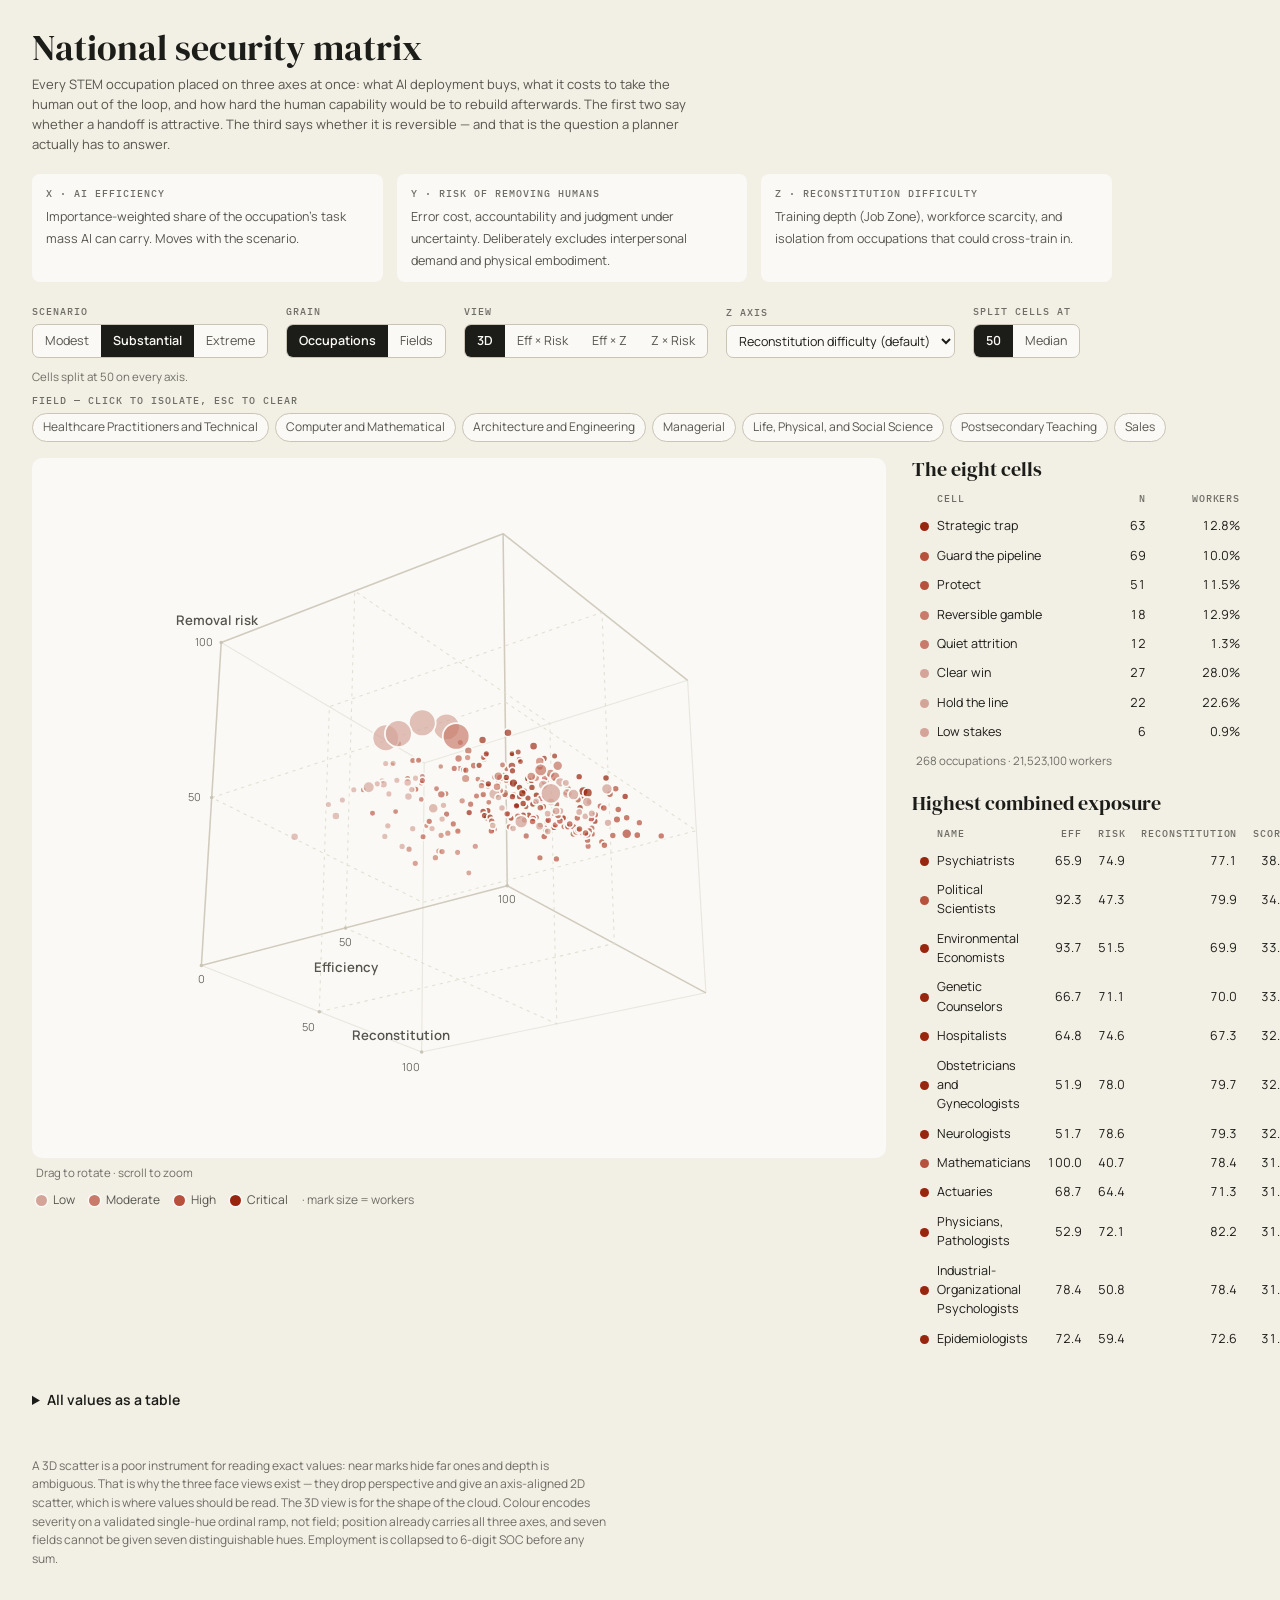
<file: docs/security_matrix.html>
<!doctype html>
<html lang="en"><head>
<meta charset="utf-8">
<meta name="viewport" content="width=device-width, initial-scale=1">
<title>National security matrix — STEM work and AI</title>
<link rel="preconnect" href="https://fonts.googleapis.com">
<link rel="preconnect" href="https://fonts.gstatic.com" crossorigin>
<link href="https://fonts.googleapis.com/css2?family=DM+Serif+Display&family=IBM+Plex+Mono:wght@400;500&family=Manrope:wght@400;500;600;700&display=swap" rel="stylesheet">
<style>
.m3-root { color-scheme: light;
  --serif: 'DM Serif Display', Georgia, 'Times New Roman', serif;
  --sans: 'Manrope', Helvetica, Arial, sans-serif;
  --mono: 'IBM Plex Mono', ui-monospace, SFMono-Regular, Menlo, monospace;

  --ink: #1c1c18; --paper: #faf9f5; --paper-2: #f2efe5; --paper-3: #f8f6f0;
  --rust: #bf5540; --amber: #d9a43a; --blue: #5b8fc9; --violet: #4a3aa7;
  --line: rgba(28, 28, 24, .15);

  --surface-1: #faf9f5; --surface-2: #f2efe5; --surface-3: #ebe7da;
  --text-primary: #1c1c18; --text-secondary: #55554d; --text-muted: #6e6e66;
  --grid: #e2ded0; --axis: #c9c4b4;
  --series-1: #2a78d6; --series-2: #bf5540; --series-3: #1baf7a;
  --div-low: #2a78d6; --div-mid: #f2efe5; --div-high: #bf5540;
  --seq-1: #cde2fb; --seq-2: #9ec5f4; --seq-3: #5598e7; --seq-4: #2a78d6;
  --seq-5: #256abf; --seq-6: #184f95; --seq-7: #0d366b;

  --sev-0: #d4a499; --sev-1: #c87b6a; --sev-2: #b6513d; --sev-3: #98250e;
}
@media (prefers-color-scheme: dark) {
  :root:where(:not([data-theme="light"])) .m3-root { color-scheme: dark;
  --ink: #faf9f5; --paper: #1c1c18; --paper-2: #26261f; --paper-3: #232321;
  --line: rgba(250, 249, 245, .16);

  --surface-1: #1c1c18; --surface-2: #16160f; --surface-3: #26261f;
  --text-primary: #faf9f5; --text-secondary: #c3c2b7; --text-muted: #a9a9a0;
  --grid: #333330; --axis: #4a4a45;
  --series-1: #6fa4e6; --series-2: #d9765d; --series-3: #34c193;
  --div-low: #6fa4e6; --div-mid: #26261f; --div-high: #d9765d;

  --sev-0: #edc7be; --sev-1: #e29e8e; --sev-2: #d17561; --sev-3: #bc4b35;
}
}
:root[data-theme="dark"] .m3-root { color-scheme: dark;
  --ink: #faf9f5; --paper: #1c1c18; --paper-2: #26261f; --paper-3: #232321;
  --line: rgba(250, 249, 245, .16);

  --surface-1: #1c1c18; --surface-2: #16160f; --surface-3: #26261f;
  --text-primary: #faf9f5; --text-secondary: #c3c2b7; --text-muted: #a9a9a0;
  --grid: #333330; --axis: #4a4a45;
  --series-1: #6fa4e6; --series-2: #d9765d; --series-3: #34c193;
  --div-low: #6fa4e6; --div-mid: #26261f; --div-high: #d9765d;

  --sev-0: #edc7be; --sev-1: #e29e8e; --sev-2: #d17561; --sev-3: #bc4b35;
}

* { box-sizing: border-box; }
html { -webkit-text-size-adjust: 100%; }
body { margin: 0; }

/* Body copy. Manrope needs no tracking adjustment at text sizes. */
.viz-root, .m3-root {
  font-family: var(--sans);
  font-size: 14px;
  line-height: 1.55;
  font-feature-settings: 'kern' 1, 'liga' 1;
  text-rendering: optimizeLegibility;
  -webkit-font-smoothing: antialiased;
  color: var(--text-primary);
}

/* Page and card titles in the display serif. No negative tracking: DM Serif
   Display is already tightly fitted and pulling it in collides the terminals. */
.viz-root h1, .m3-root h1 {
  font: 400 clamp(1.7rem, 3.2vw, 2.25rem)/1.1 var(--serif);
  letter-spacing: 0;
  margin: 0 0 6px;
}
.viz-root h2, .m3-root h2 {
  font: 400 1.22rem/1.25 var(--serif);
  letter-spacing: 0;
  margin: 0 0 4px;
}

/* The eyebrow/label style: uppercase monospace WITH tracking. Uppercase set at
   its natural spacing is the single most common "unfinished" tell. */
.lbl, .viz-root .lbl, .m3-root .lbl,
.axes b, .ctl > label {
  font: 500 10px/1.5 var(--mono);
  text-transform: uppercase;
  letter-spacing: .1em;
  color: var(--text-muted);
}

/* Figures line up or they cannot be compared down a column. */
.num, td.num, th.num, .kpi .v, .stat .v,
[data-num], .tip dd, .tip .r span:last-child {
  font-variant-numeric: tabular-nums;
  font-feature-settings: 'tnum' 1;
}

/* Table headers are labels, so they get the label treatment. */
.viz-root th, .m3-root th {
  font: 500 10px/1.5 var(--mono);
  text-transform: uppercase;
  letter-spacing: .085em;
  color: var(--text-muted);
  font-weight: 500;
}

/* Inline code hugs its punctuation: 3px of padding plus a matching negative
   margin, so "(`?t=0`)" does not read as "( ?t=0 )". */
code, .mono {
  font: 500 .88em var(--mono);
  font-variant-ligatures: none;
}
code {
  background: var(--paper-2);
  padding: 1px 3px;
  margin: 0 -1px;
  border-radius: 3px;
}

/* SVG text inherits nothing useful by default. */
svg text { font-family: var(--sans); }
svg text.mono, svg .axis-label, svg .corner-label {
  font-family: var(--mono);
  letter-spacing: .085em;
}


.m3-root { background: var(--surface-2); padding: 28px 32px 64px; min-height: 100vh; }
body { background: var(--surface-2); }
.sub { color: var(--text-secondary); font-size: 13px; margin: 0 0 20px; max-width: 82ch; }
.axes { display: grid; grid-template-columns: repeat(3, 1fr); gap: 14px;
        margin: 0 0 22px; max-width: 1080px; }
.axes div { background: var(--surface-1); border: 1px solid var(--rule);
            border-radius: 8px; padding: 12px 14px; }
.axes span { font-size: 12.5px; color: var(--text-secondary); }
/* Controls sit in one row above the plot. */
.controls { display: flex; flex-wrap: wrap; gap: 18px; align-items: flex-end;
            margin: 0 0 16px; }
.ctl { display: flex; flex-direction: column; gap: 5px; }
.seg { display: inline-flex; border: 1px solid var(--axis); border-radius: 7px;
       overflow: hidden; background: var(--surface-1); }
.seg button { font: inherit; font-size: 12.5px; padding: 6px 12px; border: 0;
              background: transparent; color: var(--text-secondary);
              cursor: pointer; border-right: 1px solid var(--rule); }
.seg button:last-child { border-right: 0; }
.seg button[aria-pressed="true"] { background: var(--text-primary);
                                   color: var(--surface-1); font-weight: 600; }
select { font: inherit; font-size: 12.5px; padding: 6px 8px; border-radius: 7px;
         border: 1px solid var(--axis); background: var(--surface-1);
         color: var(--text-primary); }
.layout { display: grid; grid-template-columns: minmax(0,1fr) 336px; gap: 26px;
          align-items: start; max-width: 1260px; }
@media (max-width: 1000px) { .layout { grid-template-columns: 1fr; } }
.plotwrap { background: var(--surface-1); border: 1px solid var(--rule);
            border-radius: 10px; padding: 8px; position: relative; }
svg { display: block; width: 100%; height: auto; touch-action: none; cursor: grab; }
svg.dragging { cursor: grabbing; }
.hint { font-size: 11.5px; color: var(--text-muted); margin: 6px 4px 2px; }
/* Legend is always present; severity also carries a text label in the tooltip
   and the table, so identity is never colour-alone. */
.legend { display: flex; flex-wrap: wrap; gap: 4px 14px; margin: 10px 4px 0; }
.legend span { display: inline-flex; align-items: center; gap: 6px;
               font-size: 12px; color: var(--text-secondary); }
.legend i { width: 11px; height: 11px; border-radius: 50%; display: inline-block;
            box-shadow: 0 0 0 1.5px var(--surface-1); }
.side h2 { margin-top: 0; }
table { border-collapse: collapse; width: 100%; font-size: 12.5px; }
th, td { text-align: left; padding: 5px 8px; border-bottom: 1px solid var(--rule); }
td.num, th.num { text-align: right; }
/* The axis cards' term is a label, so it takes the label type. */
.axes b { display: block; margin-bottom: 4px; }
tr.oct { cursor: pointer; }
tr.oct:hover td { background: var(--surface-3); }
tr.oct[aria-selected="true"] td { background: var(--surface-3); font-weight: 600; }
.dot { display: inline-block; width: 9px; height: 9px; border-radius: 50%;
       vertical-align: -1px; }
td.sw, th.sw { width: 16px; padding-right: 0; }
.tip { position: absolute; pointer-events: none; opacity: 0;
       transition: opacity .08s; background: var(--surface-1);
       border: 1px solid var(--axis); border-radius: 8px; padding: 9px 11px;
       font-size: 12.5px; box-shadow: 0 4px 14px rgba(0,0,0,.13);
       max-width: 290px; z-index: 5; }
.tip b { display: block; margin-bottom: 4px; font-size: 13px; }
.tip dl { display: grid; grid-template-columns: auto auto; gap: 1px 10px; margin: 5px 0 0; }
.tip dt { color: var(--text-muted); }
.tip dd { margin: 0; text-align: right; font-variant-numeric: tabular-nums; }
details { margin-top: 30px; max-width: 1260px; }
summary { cursor: pointer; font-weight: 620; font-size: 14px; padding: 6px 0; }
.scroll { max-height: 460px; overflow: auto; border: 1px solid var(--rule);
          border-radius: 8px; background: var(--surface-1); }
.note { font-size: 12px; color: var(--text-muted); max-width: 82ch;
        margin: 26px 0 0; padding-top: 14px; border-top: 1px solid var(--rule); }
.chips { display: flex; flex-wrap: wrap; gap: 6px; }
.chips button { font: inherit; font-size: 12px; padding: 4px 10px; border-radius: 20px;
                border: 1px solid var(--axis); background: var(--surface-1);
                color: var(--text-secondary); cursor: pointer; }
.chips button[aria-pressed="true"] { background: var(--text-primary);
                                     color: var(--surface-1); border-color: var(--text-primary); }

</style></head>
<body><div class="m3-root">
<h1>National security matrix</h1>
<p class="sub">Every STEM occupation placed on three axes at once: what AI
deployment buys, what it costs to take the human out of the loop, and how hard
the human capability would be to rebuild afterwards. The first two say whether a
handoff is attractive. The third says whether it is reversible &mdash; and that is
the question a planner actually has to answer.</p>

<div class="axes">
  <div><b>x &middot; AI efficiency</b><span>Importance-weighted share of the
    occupation's task mass AI can carry. Moves with the scenario.</span></div>
  <div><b>y &middot; Risk of removing humans</b><span>Error cost, accountability
    and judgment under uncertainty. Deliberately excludes interpersonal demand
    and physical embodiment.</span></div>
  <div><b>z &middot; Reconstitution difficulty</b><span>Training depth (Job
    Zone), workforce scarcity, and isolation from occupations that could
    cross-train in.</span></div>
</div>

<div class="controls">
  <div class="ctl"><label>Scenario</label><div class="seg">
    <button data-scenario="modest">Modest</button>
    <button data-scenario="substantial">Substantial</button>
    <button data-scenario="extreme">Extreme</button></div></div>
  <div class="ctl"><label>Grain</label><div class="seg">
    <button data-grain="occupations">Occupations</button>
    <button data-grain="fields">Fields</button></div></div>
  <div class="ctl"><label>View</label><div class="seg">
    <button data-view="3d">3D</button>
    <button data-view="xy">Eff &times; Risk</button>
    <button data-view="xz">Eff &times; Z</button>
    <button data-view="yz">Z &times; Risk</button></div></div>
  <div class="ctl"><label for="zsel">Z axis</label>
    <select id="zsel"><option value="reconstitution">Reconstitution difficulty (default)</option><option value="training_depth">· Training depth only</option><option value="scarcity">· Workforce scarcity only</option><option value="isolation">· Isolation from neighbours only</option><option value="erosion_risk">Erosion risk</option><option value="willingness_gap">Willingness gap</option><option value="risk_at_stake">Risk of the work handed over</option></select></div>
  <div class="ctl"><label>Split cells at</label><div class="seg">
    <button data-split="fifty">50</button>
    <button data-split="median">Median</button></div></div>
</div>
<p class="hint" id="split-note" style="margin:-6px 0 14px"></p>
<div class="controls" style="margin-top:-6px">
  <div class="ctl"><label>Field &mdash; click to isolate, Esc to clear</label>
    <div class="chips"><button data-field="Healthcare Practitioners and Technical" aria-pressed="false">Healthcare Practitioners and Technical</button><button data-field="Computer and Mathematical" aria-pressed="false">Computer and Mathematical</button><button data-field="Architecture and Engineering" aria-pressed="false">Architecture and Engineering</button><button data-field="Managerial" aria-pressed="false">Managerial</button><button data-field="Life, Physical, and Social Science" aria-pressed="false">Life, Physical, and Social Science</button><button data-field="Postsecondary Teaching" aria-pressed="false">Postsecondary Teaching</button><button data-field="Sales" aria-pressed="false">Sales</button></div></div>
</div>

<div class="layout">
  <div>
    <div class="plotwrap">
      <svg id="plot" viewBox="0 0 760 620" role="img"
           aria-label="Three-dimensional scatter of STEM occupations by AI
           efficiency, risk of removing humans, and reconstitution difficulty.
           The same values are in the table below."></svg>
      <div class="tip" id="tip"></div>
    </div>
    <p class="hint" id="hint"></p>
    <div class="legend"><span><i style="background:var(--sev-0)"></i>Low</span><span><i style="background:var(--sev-1)"></i>Moderate</span><span><i style="background:var(--sev-2)"></i>High</span><span><i style="background:var(--sev-3)"></i>Critical</span>
      <span style="color:var(--text-muted)">&middot; mark size = workers</span></div>
  </div>
  <div class="side">
    <h2>The eight cells</h2>
    <table><thead><tr><th class="sw"></th><th>Cell</th><th class="num">n</th>
      <th class="num">Workers</th></tr></thead>
      <tbody id="octbody"></tbody></table>
    <p class="hint" id="octtotal"></p>
    <h2 style="margin-top:22px">Highest combined exposure</h2>
    <table><thead><tr><th class="sw"></th><th>Name</th><th class="num">Eff</th><th class="num">Risk</th>
      <th class="num" id="trapz">Z</th><th class="num">Score</th></tr></thead>
      <tbody id="traps"></tbody></table>
  </div>
</div>

<details>
  <summary>All values as a table</summary>
  <div class="scroll"><table><thead><tr>
    <th>Name</th><th>Field</th><th class="num">Efficiency</th>
    <th class="num">Removal risk</th><th class="num">Reconstitution</th>
    <th>Cell</th><th>Severity</th><th class="num">Workers</th>
  </tr></thead><tbody id="tablebody"></tbody></table></div>
</details>

<p class="note">A 3D scatter is a poor instrument for reading exact values:
near marks hide far ones and depth is ambiguous. That is why the three face
views exist &mdash; they drop perspective and give an axis-aligned 2D scatter, which
is where values should be read. The 3D view is for the shape of the cloud.
Colour encodes severity on a validated single-hue ordinal ramp, not field;
position already carries all three axes, and seven fields cannot be given seven
distinguishable hues. Employment is collapsed to 6-digit SOC before any sum.</p>
</div>
<script>
const DATA = {"occupations":[{"title":"Neurologists","field":"Healthcare Practitioners and Technical","scenario":"extreme","octant":"Strategic trap","severity":3,"trap_score":50.7,"efficiency":81.3,"removal_risk":78.6,"reconstitution":79.3,"scarcity":69.0,"training_depth":91.6,"isolation":64.2,"erosion_risk":24.4,"willingness_gap":44.0,"risk_at_stake":78.0,"total_employment":10590.0,"employment_share":10590.0,"job_zone":5,"soc":"29-1217"},{"title":"Psychiatrists","field":"Healthcare Practitioners and Technical","scenario":"extreme","octant":"Strategic trap","severity":3,"trap_score":48.3,"efficiency":83.6,"removal_risk":74.9,"reconstitution":77.1,"scarcity":57.3,"training_depth":92.0,"isolation":69.5,"erosion_risk":29.1,"willingness_gap":45.8,"risk_at_stake":74.2,"total_employment":27980.0,"employment_share":27980.0,"job_zone":5,"soc":"29-1223"},{"title":"Genetic Counselors","field":"Healthcare Practitioners and Technical","scenario":"extreme","octant":"Strategic trap","severity":3,"trap_score":46.8,"efficiency":94.0,"removal_risk":71.1,"reconstitution":70.0,"scarcity":81.4,"training_depth":62.6,"isolation":71.5,"erosion_risk":32.6,"willingness_gap":48.8,"risk_at_stake":71.0,"total_employment":3740.0,"employment_share":3740.0,"job_zone":5,"soc":"29-9092"},{"title":"Pediatric Surgeons","field":"Healthcare Practitioners and Technical","scenario":"extreme","octant":"Strategic trap","severity":3,"trap_score":44.1,"efficiency":61.1,"removal_risk":78.0,"reconstitution":92.5,"scarcity":95.1,"training_depth":100.0,"isolation":69.7,"erosion_risk":7.8,"willingness_gap":30.5,"risk_at_stake":75.3,"total_employment":1190.0,"employment_share":1190.0,"job_zone":5,"soc":"29-1243"},{"title":"Actuaries","field":"Computer and Mathematical","scenario":"extreme","octant":"Strategic trap","severity":3,"trap_score":43.9,"efficiency":95.7,"removal_risk":64.4,"reconstitution":71.3,"scarcity":57.9,"training_depth":75.0,"isolation":82.3,"erosion_risk":27.7,"willingness_gap":43.7,"risk_at_stake":63.4,"total_employment":26670.0,"employment_share":26670.0,"job_zone":4,"soc":"15-2011"},{"title":"Physicians, Pathologists","field":"Healthcare Practitioners and Technical","scenario":"extreme","octant":"Strategic trap","severity":3,"trap_score":43.9,"efficiency":74.0,"removal_risk":72.1,"reconstitution":82.2,"scarcity":68.4,"training_depth":92.6,"isolation":77.0,"erosion_risk":13.5,"willingness_gap":30.9,"risk_at_stake":72.0,"total_employment":11110.0,"employment_share":11110.0,"job_zone":5,"soc":"29-1222"},{"title":"Emergency Medicine Physicians","field":"Healthcare Practitioners and Technical","scenario":"extreme","octant":"Strategic trap","severity":3,"trap_score":42.8,"efficiency":66.8,"removal_risk":82.6,"reconstitution":77.5,"scarcity":55.4,"training_depth":93.9,"isolation":69.5,"erosion_risk":16.9,"willingness_gap":39.5,"risk_at_stake":80.1,"total_employment":32880.0,"employment_share":32880.0,"job_zone":5,"soc":"29-1214"},{"title":"Radiologists","field":"Healthcare Practitioners and Technical","scenario":"extreme","octant":"Strategic trap","severity":3,"trap_score":42.5,"efficiency":74.8,"removal_risk":75.9,"reconstitution":74.9,"scarcity":57.9,"training_depth":85.7,"isolation":73.2,"erosion_risk":20.1,"willingness_gap":35.9,"risk_at_stake":74.8,"total_employment":26770.0,"employment_share":26770.0,"job_zone":5,"soc":"29-1224"},{"title":"Obstetricians and Gynecologists","field":"Healthcare Practitioners and Technical","scenario":"extreme","octant":"Strategic trap","severity":3,"trap_score":42.1,"efficiency":67.8,"removal_risk":78.0,"reconstitution":79.7,"scarcity":60.6,"training_depth":95.7,"isolation":68.4,"erosion_risk":15.9,"willingness_gap":38.3,"risk_at_stake":74.4,"total_employment":21260.0,"employment_share":21260.0,"job_zone":5,"soc":"29-1218"},{"title":"Art Therapists","field":"Healthcare Practitioners and Technical","scenario":"extreme","octant":"Strategic trap","severity":3,"trap_score":42.0,"efficiency":78.1,"removal_risk":64.3,"reconstitution":83.7,"scarcity":59.9,"training_depth":100.0,"isolation":78.7,"erosion_risk":15.5,"willingness_gap":36.9,"risk_at_stake":65.1,"total_employment":22640.0,"employment_share":11320.0,"job_zone":5,"soc":"29-1129"},{"title":"Dermatologists","field":"Healthcare Practitioners and Technical","scenario":"extreme","octant":"Strategic trap","severity":3,"trap_score":41.7,"efficiency":69.7,"removal_risk":78.8,"reconstitution":75.9,"scarcity":68.1,"training_depth":84.4,"isolation":66.4,"erosion_risk":18.9,"willingness_gap":43.1,"risk_at_stake":74.7,"total_employment":11370.0,"employment_share":11370.0,"job_zone":5,"soc":"29-1213"},{"title":"Hospitalists","field":"Healthcare Practitioners and Technical","scenario":"extreme","octant":"Strategic trap","severity":3,"trap_score":41.6,"efficiency":82.9,"removal_risk":74.6,"reconstitution":67.3,"scarcity":27.4,"training_depth":89.8,"isolation":71.0,"erosion_risk":29.1,"willingness_gap":45.3,"risk_at_stake":73.8,"total_employment":342720.0,"employment_share":57120.0,"job_zone":5,"soc":"29-1229"},{"title":"Ophthalmologists, Except Pediatric","field":"Healthcare Practitioners and Technical","scenario":"extreme","octant":"Strategic trap","severity":3,"trap_score":41.3,"efficiency":70.2,"removal_risk":79.3,"reconstitution":74.2,"scarcity":71.0,"training_depth":79.6,"isolation":65.7,"erosion_risk":15.1,"willingness_gap":37.4,"risk_at_stake":78.4,"total_employment":8950.0,"employment_share":8950.0,"job_zone":5,"soc":"29-1241"},{"title":"Sports Medicine Physicians","field":"Healthcare Practitioners and Technical","scenario":"extreme","octant":"Strategic trap","severity":3,"trap_score":41.1,"efficiency":85.2,"removal_risk":70.8,"reconstitution":68.2,"scarcity":27.4,"training_depth":92.2,"isolation":69.4,"erosion_risk":20.9,"willingness_gap":42.9,"risk_at_stake":69.2,"total_employment":342720.0,"employment_share":57120.0,"job_zone":5,"soc":"29-1229"},{"title":"Pediatricians, General","field":"Healthcare Practitioners and Technical","scenario":"extreme","octant":"Strategic trap","severity":3,"trap_score":40.3,"efficiency":67.8,"removal_risk":76.1,"reconstitution":78.2,"scarcity":53.2,"training_depth":96.6,"isolation":69.8,"erosion_risk":14.6,"willingness_gap":39.9,"risk_at_stake":72.8,"total_employment":39390.0,"employment_share":39390.0,"job_zone":5,"soc":"29-1221"},{"title":"Family Medicine Physicians","field":"Healthcare Practitioners and Technical","scenario":"extreme","octant":"Strategic trap","severity":3,"trap_score":40.1,"efficiency":77.7,"removal_risk":75.1,"reconstitution":68.8,"scarcity":41.2,"training_depth":85.8,"isolation":67.9,"erosion_risk":24.0,"willingness_gap":41.7,"risk_at_stake":73.6,"total_employment":107510.0,"employment_share":107510.0,"job_zone":5,"soc":"29-1215"},{"title":"Allergists and Immunologists","field":"Healthcare Practitioners and Technical","scenario":"extreme","octant":"Strategic trap","severity":3,"trap_score":39.9,"efficiency":80.6,"removal_risk":78.9,"reconstitution":62.7,"scarcity":27.4,"training_depth":81.7,"isolation":68.0,"erosion_risk":27.5,"willingness_gap":47.5,"risk_at_stake":78.2,"total_employment":342720.0,"employment_share":57120.0,"job_zone":5,"soc":"29-1229"},{"title":"Audiologists","field":"Healthcare Practitioners and Technical","scenario":"extreme","octant":"Strategic trap","severity":3,"trap_score":39.8,"efficiency":74.2,"removal_risk":69.9,"reconstitution":76.8,"scarcity":65.9,"training_depth":85.3,"isolation":71.9,"erosion_risk":13.1,"willingness_gap":36.1,"risk_at_stake":68.7,"total_employment":13660.0,"employment_share":13660.0,"job_zone":5,"soc":"29-1181"},{"title":"Cardiologists","field":"Healthcare Practitioners and Technical","scenario":"extreme","octant":"Strategic trap","severity":3,"trap_score":39.7,"efficiency":62.0,"removal_risk":77.2,"reconstitution":83.0,"scarcity":63.1,"training_depth":100.0,"isolation":70.2,"erosion_risk":8.0,"willingness_gap":30.7,"risk_at_stake":75.0,"total_employment":17290.0,"employment_share":17290.0,"job_zone":5,"soc":"29-1212"},{"title":"Epidemiologists","field":"Life, Physical, and Social Science","scenario":"extreme","octant":"Strategic trap","severity":3,"trap_score":39.6,"efficiency":91.9,"removal_risk":59.4,"reconstitution":72.6,"scarcity":67.4,"training_depth":72.6,"isolation":80.4,"erosion_risk":20.1,"willingness_gap":43.7,"risk_at_stake":58.1,"total_employment":12090.0,"employment_share":12090.0,"job_zone":5,"soc":"19-1041"},{"title":"Preventive Medicine Physicians","field":"Healthcare Practitioners and Technical","scenario":"extreme","octant":"Strategic trap","severity":3,"trap_score":39.6,"efficiency":85.7,"removal_risk":64.4,"reconstitution":71.7,"scarcity":27.4,"training_depth":96.0,"isolation":77.4,"erosion_risk":22.0,"willingness_gap":42.1,"risk_at_stake":62.0,"total_employment":342720.0,"employment_share":57120.0,"job_zone":5,"soc":"29-1229"},{"title":"General Internal Medicine Physicians","field":"Healthcare Practitioners and Technical","scenario":"extreme","octant":"Strategic trap","severity":3,"trap_score":39.6,"efficiency":68.2,"removal_risk":78.3,"reconstitution":74.2,"scarcity":46.9,"training_depth":92.8,"isolation":68.5,"erosion_risk":19.1,"willingness_gap":41.7,"risk_at_stake":76.7,"total_employment":67150.0,"employment_share":67150.0,"job_zone":5,"soc":"29-1216"},{"title":"Optometrists","field":"Healthcare Practitioners and Technical","scenario":"extreme","octant":"Strategic trap","severity":3,"trap_score":39.1,"efficiency":69.8,"removal_risk":77.6,"reconstitution":72.2,"scarcity":52.3,"training_depth":84.2,"isolation":72.2,"erosion_risk":9.9,"willingness_gap":34.5,"risk_at_stake":81.3,"total_employment":42790.0,"employment_share":42790.0,"job_zone":5,"soc":"29-1041"},{"title":"Orthoptists","field":"Healthcare Practitioners and Technical","scenario":"extreme","octant":"Strategic trap","severity":3,"trap_score":38.8,"efficiency":66.0,"removal_risk":72.6,"reconstitution":81.0,"scarcity":57.1,"training_depth":100.0,"isolation":69.3,"erosion_risk":13.6,"willingness_gap":34.6,"risk_at_stake":75.8,"total_employment":28630.0,"employment_share":14315.0,"job_zone":5,"soc":"29-1299"},{"title":"Orthopedic Surgeons, Except Pediatric","field":"Healthcare Practitioners and Technical","scenario":"extreme","octant":"Strategic trap","severity":3,"trap_score":38.6,"efficiency":60.0,"removal_risk":77.2,"reconstitution":83.3,"scarcity":65.5,"training_depth":100.0,"isolation":68.4,"erosion_risk":9.2,"willingness_gap":31.2,"risk_at_stake":74.8,"total_employment":14100.0,"employment_share":14100.0,"job_zone":5,"soc":"29-1242"},{"title":"Architects, Except Landscape and Naval","field":"Architecture and Engineering","scenario":"extreme","octant":"Strategic trap","severity":3,"trap_score":38.4,"efficiency":90.3,"removal_risk":54.4,"reconstitution":78.2,"scarcity":41.3,"training_depth":100.0,"isolation":79.2,"erosion_risk":12.9,"willingness_gap":33.4,"risk_at_stake":53.7,"total_employment":106770.0,"employment_share":106770.0,"job_zone":5,"soc":"17-1011"},{"title":"Podiatrists","field":"Healthcare Practitioners and Technical","scenario":"extreme","octant":"Strategic trap","severity":3,"trap_score":38.1,"efficiency":65.7,"removal_risk":72.9,"reconstitution":79.5,"scarcity":70.0,"training_depth":88.1,"isolation":72.0,"erosion_risk":10.3,"willingness_gap":33.9,"risk_at_stake":70.6,"total_employment":9680.0,"employment_share":9680.0,"job_zone":5,"soc":"29-1081"},{"title":"Clinical Neuropsychologists","field":"Life, Physical, and Social Science","scenario":"extreme","octant":"Strategic trap","severity":3,"trap_score":37.9,"efficiency":66.3,"removal_risk":69.2,"reconstitution":82.5,"scarcity":62.1,"training_depth":98.7,"isolation":72.5,"erosion_risk":16.7,"willingness_gap":41.6,"risk_at_stake":67.1,"total_employment":18820.0,"employment_share":9410.0,"job_zone":5,"soc":"19-3039"},{"title":"Sociologists","field":"Life, Physical, and Social Science","scenario":"extreme","octant":"Guard the pipeline","severity":2,"trap_score":37.4,"efficiency":97.1,"removal_risk":48.7,"reconstitution":79.1,"scarcity":87.4,"training_depth":75.4,"isolation":76.1,"erosion_risk":19.3,"willingness_gap":43.1,"risk_at_stake":48.3,"total_employment":2260.0,"employment_share":2260.0,"job_zone":5,"soc":"19-3041"},{"title":"Neuropsychologists","field":"Life, Physical, and Social Science","scenario":"extreme","octant":"Strategic trap","severity":3,"trap_score":36.8,"efficiency":71.2,"removal_risk":63.4,"reconstitution":81.6,"scarcity":62.1,"training_depth":97.5,"isolation":70.9,"erosion_risk":14.4,"willingness_gap":40.5,"risk_at_stake":62.3,"total_employment":18820.0,"employment_share":9410.0,"job_zone":5,"soc":"19-3039"},{"title":"Political Scientists","field":"Life, Physical, and Social Science","scenario":"extreme","octant":"Guard the pipeline","severity":2,"trap_score":36.7,"efficiency":97.0,"removal_risk":47.3,"reconstitution":79.9,"scarcity":76.7,"training_depth":83.4,"isolation":76.0,"erosion_risk":25.7,"willingness_gap":47.7,"risk_at_stake":47.1,"total_employment":5540.0,"employment_share":5540.0,"job_zone":5,"soc":"19-3094"},{"title":"Clinical and Counseling Psychologists","field":"Life, Physical, and Social Science","scenario":"extreme","octant":"Strategic trap","severity":3,"trap_score":36.6,"efficiency":77.7,"removal_risk":63.4,"reconstitution":74.3,"scarcity":45.4,"training_depth":90.2,"isolation":77.9,"erosion_risk":17.4,"willingness_gap":38.2,"risk_at_stake":61.2,"total_employment":75990.0,"employment_share":75990.0,"job_zone":5,"soc":"19-3033"},{"title":"Industrial-Organizational Psychologists","field":"Life, Physical, and Social Science","scenario":"extreme","octant":"Strategic trap","severity":3,"trap_score":36.4,"efficiency":91.3,"removal_risk":50.8,"reconstitution":78.4,"scarcity":100.0,"training_depth":65.5,"isolation":78.1,"erosion_risk":17.7,"willingness_gap":42.2,"risk_at_stake":48.6,"total_employment":790.0,"employment_share":790.0,"job_zone":5,"soc":"19-3032"},{"title":"Pharmacists","field":"Healthcare Practitioners and Technical","scenario":"extreme","octant":"Strategic trap","severity":3,"trap_score":36.1,"efficiency":85.3,"removal_risk":65.8,"reconstitution":64.3,"scarcity":28.1,"training_depth":79.5,"isolation":80.7,"erosion_risk":16.6,"willingness_gap":28.6,"risk_at_stake":63.9,"total_employment":321970.0,"employment_share":321970.0,"job_zone":5,"soc":"29-1051"},{"title":"Recreational Therapists","field":"Healthcare Practitioners and Technical","scenario":"extreme","octant":"Strategic trap","severity":3,"trap_score":35.4,"efficiency":86.2,"removal_risk":71.2,"reconstitution":57.7,"scarcity":64.8,"training_depth":47.0,"isolation":73.6,"erosion_risk":19.3,"willingness_gap":42.4,"risk_at_stake":70.7,"total_employment":14930.0,"employment_share":14930.0,"job_zone":4,"soc":"29-1125"},{"title":"Health and Safety Engineers, Except Mining Safety Engineers and Inspectors","field":"Architecture and Engineering","scenario":"extreme","octant":"Strategic trap","severity":3,"trap_score":35.0,"efficiency":74.9,"removal_risk":64.7,"reconstitution":72.2,"scarcity":60.5,"training_depth":75.0,"isolation":82.9,"erosion_risk":8.0,"willingness_gap":35.2,"risk_at_stake":62.9,"total_employment":21450.0,"employment_share":10725.0,"job_zone":4,"soc":"17-2111"},{"title":"Environmental Economists","field":"Life, Physical, and Social Science","scenario":"extreme","octant":"Strategic trap","severity":3,"trap_score":34.9,"efficiency":96.9,"removal_risk":51.5,"reconstitution":69.9,"scarcity":62.8,"training_depth":71.5,"isolation":76.3,"erosion_risk":21.8,"willingness_gap":45.8,"risk_at_stake":51.6,"total_employment":17790.0,"employment_share":8895.0,"job_zone":5,"soc":"19-3011"},{"title":"Physicists","field":"Life, Physical, and Social Science","scenario":"extreme","octant":"Guard the pipeline","severity":2,"trap_score":34.9,"efficiency":90.4,"removal_risk":49.0,"reconstitution":78.7,"scarcity":61.1,"training_depth":87.9,"isolation":82.0,"erosion_risk":14.5,"willingness_gap":38.6,"risk_at_stake":49.8,"total_employment":20430.0,"employment_share":20430.0,"job_zone":5,"soc":"19-2012"},{"title":"Physical Medicine and Rehabilitation Physicians","field":"Healthcare Practitioners and Technical","scenario":"extreme","octant":"Strategic trap","severity":3,"trap_score":34.7,"efficiency":63.3,"removal_risk":80.4,"reconstitution":68.2,"scarcity":27.4,"training_depth":90.8,"isolation":73.0,"erosion_risk":10.8,"willingness_gap":38.3,"risk_at_stake":78.3,"total_employment":342720.0,"employment_share":57120.0,"job_zone":5,"soc":"29-1229"},{"title":"Naturopathic Physicians","field":"Healthcare Practitioners and Technical","scenario":"extreme","octant":"Strategic trap","severity":3,"trap_score":34.4,"efficiency":67.2,"removal_risk":69.6,"reconstitution":73.5,"scarcity":57.1,"training_depth":85.2,"isolation":68.9,"erosion_risk":10.7,"willingness_gap":34.3,"risk_at_stake":68.2,"total_employment":28630.0,"employment_share":14315.0,"job_zone":5,"soc":"29-1299"},{"title":"Nurse Practitioners","field":"Healthcare Practitioners and Technical","scenario":"extreme","octant":"Strategic trap","severity":3,"trap_score":34.3,"efficiency":80.4,"removal_risk":75.4,"reconstitution":56.5,"scarcity":28.1,"training_depth":68.6,"isolation":68.7,"erosion_risk":21.6,"willingness_gap":42.9,"risk_at_stake":74.0,"total_employment":323040.0,"employment_share":323040.0,"job_zone":5,"soc":"29-1171"},{"title":"Astronomers","field":"Life, Physical, and Social Science","scenario":"extreme","octant":"Guard the pipeline","severity":2,"trap_score":34.2,"efficiency":83.3,"removal_risk":47.5,"reconstitution":86.4,"scarcity":88.2,"training_depth":86.6,"isolation":83.0,"erosion_risk":13.4,"willingness_gap":35.4,"risk_at_stake":45.6,"total_employment":2120.0,"employment_share":2120.0,"job_zone":5,"soc":"19-2011"},{"title":"Nurse Midwives","field":"Healthcare Practitioners and Technical","scenario":"extreme","octant":"Strategic trap","severity":3,"trap_score":33.2,"efficiency":65.7,"removal_risk":75.7,"reconstitution":66.8,"scarcity":72.4,"training_depth":62.5,"isolation":69.0,"erosion_risk":12.5,"willingness_gap":37.1,"risk_at_stake":73.3,"total_employment":7920.0,"employment_share":7920.0,"job_zone":5,"soc":"29-1161"},{"title":"Speech-Language Pathologists","field":"Healthcare Practitioners and Technical","scenario":"extreme","octant":"Strategic trap","severity":3,"trap_score":33.0,"efficiency":84.8,"removal_risk":68.0,"reconstitution":57.3,"scarcity":34.9,"training_depth":62.4,"isolation":78.1,"erosion_risk":15.3,"willingness_gap":39.9,"risk_at_stake":67.5,"total_employment":183390.0,"employment_share":183390.0,"job_zone":5,"soc":"29-1127"},{"title":"Urologists","field":"Healthcare Practitioners and Technical","scenario":"extreme","octant":"Strategic trap","severity":3,"trap_score":32.9,"efficiency":60.1,"removal_risk":79.3,"reconstitution":69.1,"scarcity":27.4,"training_depth":94.4,"isolation":68.4,"erosion_risk":9.5,"willingness_gap":34.6,"risk_at_stake":78.6,"total_employment":342720.0,"employment_share":57120.0,"job_zone":5,"soc":"29-1229"},{"title":"Chiropractors","field":"Healthcare Practitioners and Technical","scenario":"extreme","octant":"Strategic trap","severity":3,"trap_score":32.6,"efficiency":69.3,"removal_risk":67.4,"reconstitution":69.8,"scarcity":53.2,"training_depth":77.4,"isolation":75.7,"erosion_risk":9.5,"willingness_gap":30.0,"risk_at_stake":67.7,"total_employment":39630.0,"employment_share":39630.0,"job_zone":5,"soc":"29-1011"},{"title":"Chemical Engineers","field":"Architecture and Engineering","scenario":"extreme","octant":"Strategic trap","severity":3,"trap_score":32.2,"efficiency":97.2,"removal_risk":57.7,"reconstitution":57.4,"scarcity":60.7,"training_depth":47.5,"isolation":77.4,"erosion_risk":9.1,"willingness_gap":33.9,"risk_at_stake":57.4,"total_employment":21070.0,"employment_share":21070.0,"job_zone":4,"soc":"17-2041"},{"title":"Medical Scientists, Except Epidemiologists","field":"Life, Physical, and Social Science","scenario":"extreme","octant":"Strategic trap","severity":3,"trap_score":32.2,"efficiency":86.1,"removal_risk":57.2,"reconstitution":65.3,"scarcity":35.6,"training_depth":78.6,"isolation":76.7,"erosion_risk":10.7,"willingness_gap":35.1,"risk_at_stake":58.9,"total_employment":172340.0,"employment_share":172340.0,"job_zone":5,"soc":"19-1042"},{"title":"Dietitians and Nutritionists","field":"Healthcare Practitioners and Technical","scenario":"extreme","octant":"Strategic trap","severity":3,"trap_score":32.1,"efficiency":88.5,"removal_risk":63.0,"reconstitution":57.5,"scarcity":45.1,"training_depth":54.9,"isolation":82.7,"erosion_risk":17.9,"willingness_gap":39.6,"risk_at_stake":61.6,"total_employment":77570.0,"employment_share":77570.0,"job_zone":5,"soc":"29-1031"},{"title":"Orthodontists","field":"Healthcare Practitioners and Technical","scenario":"extreme","octant":"Strategic trap","severity":3,"trap_score":32.1,"efficiency":54.4,"removal_risk":71.8,"reconstitution":82.1,"scarcity":75.3,"training_depth":87.9,"isolation":77.6,"erosion_risk":3.1,"willingness_gap":31.5,"risk_at_stake":74.6,"total_employment":6210.0,"employment_share":6210.0,"job_zone":5,"soc":"29-1023"},{"title":"Mathematicians","field":"Computer and Mathematical","scenario":"extreme","octant":"Guard the pipeline","severity":2,"trap_score":31.9,"efficiency":100.0,"removal_risk":40.7,"reconstitution":78.4,"scarcity":88.7,"training_depth":75.4,"isolation":70.2,"erosion_risk":25.8,"willingness_gap":36.5,"risk_at_stake":40.7,"total_employment":2030.0,"employment_share":2030.0,"job_zone":5,"soc":"15-2021"},{"title":"Aerospace Engineers","field":"Architecture and Engineering","scenario":"extreme","octant":"Strategic trap","severity":3,"trap_score":31.9,"efficiency":85.2,"removal_risk":55.5,"reconstitution":67.4,"scarcity":46.8,"training_depth":75.0,"isolation":79.4,"erosion_risk":9.4,"willingness_gap":27.4,"risk_at_stake":56.3,"total_employment":67710.0,"employment_share":67710.0,"job_zone":4,"soc":"17-2011"},{"title":"Agricultural Engineers","field":"Architecture and Engineering","scenario":"extreme","octant":"Strategic trap","severity":3,"trap_score":31.7,"efficiency":86.0,"removal_risk":53.6,"reconstitution":68.8,"scarcity":92.5,"training_depth":50.8,"isolation":78.1,"erosion_risk":8.0,"willingness_gap":33.4,"risk_at_stake":53.0,"total_employment":1480.0,"employment_share":1480.0,"job_zone":4,"soc":"17-2021"},{"title":"Bioinformatics Scientists","field":"Life, Physical, and Social Science","scenario":"extreme","octant":"Guard the pipeline","severity":2,"trap_score":31.6,"efficiency":94.6,"removal_risk":49.4,"reconstitution":67.6,"scarcity":49.1,"training_depth":76.0,"isolation":74.1,"erosion_risk":18.6,"willingness_gap":42.8,"risk_at_stake":48.7,"total_employment":55850.0,"employment_share":13962.5,"job_zone":5,"soc":"19-1029"},{"title":"Economists","field":"Life, Physical, and Social Science","scenario":"extreme","octant":"Strategic trap","severity":3,"trap_score":31.6,"efficiency":93.5,"removal_risk":50.4,"reconstitution":67.0,"scarcity":62.8,"training_depth":65.7,"isolation":76.4,"erosion_risk":22.2,"willingness_gap":43.1,"risk_at_stake":49.2,"total_employment":17790.0,"employment_share":8895.0,"job_zone":5,"soc":"19-3011"},{"title":"Fire-Prevention and Protection Engineers","field":"Architecture and Engineering","scenario":"extreme","octant":"Strategic trap","severity":3,"trap_score":31.4,"efficiency":92.5,"removal_risk":58.5,"reconstitution":58.1,"scarcity":60.5,"training_depth":47.9,"isolation":79.8,"erosion_risk":20.4,"willingness_gap":39.3,"risk_at_stake":57.8,"total_employment":21450.0,"employment_share":10725.0,"job_zone":4,"soc":"17-2111"},{"title":"Exercise Physiologists","field":"Healthcare Practitioners and Technical","scenario":"extreme","octant":"Strategic trap","severity":3,"trap_score":31.4,"efficiency":64.5,"removal_risk":64.9,"reconstitution":75.1,"scarcity":71.5,"training_depth":75.0,"isolation":80.5,"erosion_risk":2.5,"willingness_gap":28.5,"risk_at_stake":61.9,"total_employment":8560.0,"employment_share":8560.0,"job_zone":4,"soc":"29-1128"},{"title":"Hydrologists","field":"Life, Physical, and Social Science","scenario":"extreme","octant":"Strategic trap","severity":3,"trap_score":31.3,"efficiency":79.9,"removal_risk":51.3,"reconstitution":76.3,"scarcity":76.1,"training_depth":75.0,"isolation":79.8,"erosion_risk":4.5,"willingness_gap":29.6,"risk_at_stake":49.9,"total_employment":5850.0,"employment_share":5850.0,"job_zone":4,"soc":"19-2043"},{"title":"Transportation Planners","field":"Life, Physical, and Social Science","scenario":"extreme","octant":"Strategic trap","severity":3,"trap_score":31.1,"efficiency":94.6,"removal_risk":55.8,"reconstitution":59.0,"scarcity":54.0,"training_depth":53.1,"isolation":81.5,"erosion_risk":26.4,"willingness_gap":45.7,"risk_at_stake":54.5,"total_employment":37100.0,"employment_share":37100.0,"job_zone":4,"soc":"19-3099"},{"title":"Penetration Testers","field":"Computer and Mathematical","scenario":"extreme","octant":"Strategic trap","severity":3,"trap_score":31.0,"efficiency":97.5,"removal_risk":51.5,"reconstitution":61.7,"scarcity":24.5,"training_depth":75.0,"isolation":84.1,"erosion_risk":24.6,"willingness_gap":33.1,"risk_at_stake":50.7,"total_employment":435370.0,"employment_share":48374.444444444445,"job_zone":4,"soc":"15-1299"},{"title":"Bioengineers and Biomedical Engineers","field":"Architecture and Engineering","scenario":"extreme","octant":"Strategic trap","severity":3,"trap_score":30.9,"efficiency":94.4,"removal_risk":51.5,"reconstitution":63.5,"scarcity":59.4,"training_depth":61.5,"isolation":74.8,"erosion_risk":15.1,"willingness_gap":40.0,"risk_at_stake":49.9,"total_employment":23480.0,"employment_share":23480.0,"job_zone":4,"soc":"17-2031"},{"title":"Industrial Ecologists","field":"Life, Physical, and Social Science","scenario":"extreme","octant":"Strategic trap","severity":3,"trap_score":30.7,"efficiency":98.4,"removal_risk":52.9,"reconstitution":58.9,"scarcity":43.5,"training_depth":59.9,"isolation":79.5,"erosion_risk":20.3,"willingness_gap":45.4,"risk_at_stake":52.8,"total_employment":89250.0,"employment_share":22312.5,"job_zone":5,"soc":"19-2041"},{"title":"Physical Therapists","field":"Healthcare Practitioners and Technical","scenario":"extreme","octant":"Strategic trap","severity":3,"trap_score":30.6,"efficiency":75.7,"removal_risk":69.1,"reconstitution":58.5,"scarcity":30.3,"training_depth":69.2,"isolation":73.9,"erosion_risk":14.8,"willingness_gap":35.6,"risk_at_stake":68.6,"total_employment":267330.0,"employment_share":267330.0,"job_zone":5,"soc":"29-1123"},{"title":"Digital Forensics Analysts","field":"Computer and Mathematical","scenario":"extreme","octant":"Strategic trap","severity":3,"trap_score":30.4,"efficiency":93.4,"removal_risk":52.5,"reconstitution":61.9,"scarcity":24.5,"training_depth":75.0,"isolation":85.1,"erosion_risk":21.3,"willingness_gap":28.4,"risk_at_stake":53.7,"total_employment":435370.0,"employment_share":48374.444444444445,"job_zone":4,"soc":"15-1299"},{"title":"Anesthesiologists","field":"Healthcare Practitioners and Technical","scenario":"extreme","octant":"Strategic trap","severity":3,"trap_score":30.2,"efficiency":52.0,"removal_risk":75.1,"reconstitution":77.4,"scarcity":53.4,"training_depth":94.6,"isolation":70.6,"erosion_risk":3.3,"willingness_gap":31.0,"risk_at_stake":72.1,"total_employment":38760.0,"employment_share":38760.0,"job_zone":5,"soc":"29-1211"},{"title":"Climate Change Policy Analysts","field":"Life, Physical, and Social Science","scenario":"extreme","octant":"Guard the pipeline","severity":2,"trap_score":30.0,"efficiency":100.0,"removal_risk":49.6,"reconstitution":60.4,"scarcity":43.5,"training_depth":64.5,"isolation":75.6,"erosion_risk":25.4,"willingness_gap":45.4,"risk_at_stake":49.6,"total_employment":89250.0,"employment_share":22312.5,"job_zone":5,"soc":"19-2041"},{"title":"Music Therapists","field":"Healthcare Practitioners and Technical","scenario":"extreme","octant":"Strategic trap","severity":3,"trap_score":29.5,"efficiency":75.5,"removal_risk":68.0,"reconstitution":57.4,"scarcity":59.9,"training_depth":49.4,"isolation":73.7,"erosion_risk":14.7,"willingness_gap":40.4,"risk_at_stake":70.5,"total_employment":22640.0,"employment_share":11320.0,"job_zone":4,"soc":"29-1129"},{"title":"Geneticists","field":"Life, Physical, and Social Science","scenario":"extreme","octant":"Guard the pipeline","severity":2,"trap_score":29.4,"efficiency":88.8,"removal_risk":47.4,"reconstitution":69.9,"scarcity":49.1,"training_depth":79.4,"isolation":77.4,"erosion_risk":7.3,"willingness_gap":35.3,"risk_at_stake":47.0,"total_employment":55850.0,"employment_share":13962.5,"job_zone":5,"soc":"19-1029"},{"title":"Natural Sciences Managers","field":"Managerial","scenario":"extreme","octant":"Strategic trap","severity":3,"trap_score":29.3,"efficiency":92.8,"removal_risk":52.9,"reconstitution":59.6,"scarcity":41.1,"training_depth":67.1,"isolation":68.4,"erosion_risk":18.5,"willingness_gap":39.2,"risk_at_stake":52.5,"total_employment":108690.0,"employment_share":36230.0,"job_zone":5,"soc":"11-9121"},{"title":"Computer and Information Research Scientists","field":"Computer and Mathematical","scenario":"extreme","octant":"Guard the pipeline","severity":2,"trap_score":29.0,"efficiency":96.4,"removal_risk":48.5,"reconstitution":62.1,"scarcity":53.9,"training_depth":61.8,"isolation":75.4,"erosion_risk":18.4,"willingness_gap":38.2,"risk_at_stake":48.9,"total_employment":37200.0,"employment_share":37200.0,"job_zone":5,"soc":"15-1221"},{"title":"School Psychologists","field":"Life, Physical, and Social Science","scenario":"extreme","octant":"Strategic trap","severity":3,"trap_score":29.0,"efficiency":87.1,"removal_risk":51.7,"reconstitution":64.3,"scarcity":47.5,"training_depth":69.2,"isolation":77.5,"erosion_risk":14.3,"willingness_gap":37.1,"risk_at_stake":51.6,"total_employment":63940.0,"employment_share":63940.0,"job_zone":5,"soc":"19-3034"},{"title":"Zoologists and Wildlife Biologists","field":"Life, Physical, and Social Science","scenario":"extreme","octant":"Strategic trap","severity":3,"trap_score":28.8,"efficiency":78.7,"removal_risk":50.5,"reconstitution":72.5,"scarcity":62.5,"training_depth":75.0,"isolation":81.4,"erosion_risk":5.8,"willingness_gap":30.0,"risk_at_stake":52.7,"total_employment":18120.0,"employment_share":18120.0,"job_zone":4,"soc":"19-1023"},{"title":"Biochemists and Biophysicists","field":"Life, Physical, and Social Science","scenario":"extreme","octant":"Guard the pipeline","severity":2,"trap_score":28.8,"efficiency":81.8,"removal_risk":49.4,"reconstitution":71.2,"scarcity":55.1,"training_depth":80.4,"isolation":72.2,"erosion_risk":0.0,"willingness_gap":32.0,"risk_at_stake":49.7,"total_employment":33830.0,"employment_share":33830.0,"job_zone":5,"soc":"19-1021"},{"title":"Foresters","field":"Life, Physical, and Social Science","scenario":"extreme","octant":"Strategic trap","severity":3,"trap_score":28.7,"efficiency":70.7,"removal_risk":54.9,"reconstitution":74.0,"scarcity":69.1,"training_depth":75.0,"isolation":79.1,"erosion_risk":0.0,"willingness_gap":30.3,"risk_at_stake":57.6,"total_employment":10430.0,"employment_share":10430.0,"job_zone":4,"soc":"19-1032"},{"title":"Mining and Geological Engineers, Including Mining Safety Engineers","field":"Architecture and Engineering","scenario":"extreme","octant":"Strategic trap","severity":3,"trap_score":28.6,"efficiency":86.4,"removal_risk":53.4,"reconstitution":62.0,"scarcity":75.6,"training_depth":47.7,"isolation":77.3,"erosion_risk":11.7,"willingness_gap":31.8,"risk_at_stake":50.8,"total_employment":6080.0,"employment_share":6080.0,"job_zone":4,"soc":"17-2151"},{"title":"Nuclear Engineers","field":"Architecture and Engineering","scenario":"extreme","octant":"Strategic trap","severity":3,"trap_score":28.5,"efficiency":83.7,"removal_risk":57.1,"reconstitution":59.7,"scarcity":64.6,"training_depth":49.1,"isolation":78.9,"erosion_risk":11.6,"willingness_gap":33.3,"risk_at_stake":56.3,"total_employment":15280.0,"employment_share":15280.0,"job_zone":4,"soc":"17-2161"},{"title":"Low Vision Therapists, Orientation and Mobility Specialists, and Vision Rehabilitation Therapists","field":"Healthcare Practitioners and Technical","scenario":"extreme","octant":"Strategic trap","severity":3,"trap_score":28.5,"efficiency":76.2,"removal_risk":68.1,"reconstitution":55.0,"scarcity":36.3,"training_depth":57.5,"isolation":76.9,"erosion_risk":8.7,"willingness_gap":39.0,"risk_at_stake":67.0,"total_employment":162450.0,"employment_share":81225.0,"job_zone":5,"soc":"29-1122"},{"title":"Veterinarians","field":"Healthcare Practitioners and Technical","scenario":"extreme","octant":"Strategic trap","severity":3,"trap_score":28.5,"efficiency":56.9,"removal_risk":70.1,"reconstitution":71.5,"scarcity":44.2,"training_depth":85.7,"isolation":76.9,"erosion_risk":3.7,"willingness_gap":33.1,"risk_at_stake":69.3,"total_employment":83900.0,"employment_share":83900.0,"job_zone":5,"soc":"29-1131"},{"title":"Survey Researchers","field":"Life, Physical, and Social Science","scenario":"extreme","octant":"Guard the pipeline","severity":2,"trap_score":28.3,"efficiency":96.8,"removal_risk":44.9,"reconstitution":65.1,"scarcity":71.9,"training_depth":55.6,"isolation":78.4,"erosion_risk":15.7,"willingness_gap":36.4,"risk_at_stake":44.3,"total_employment":8290.0,"employment_share":8290.0,"job_zone":5,"soc":"19-3022"},{"title":"Biostatisticians","field":"Computer and Mathematical","scenario":"extreme","octant":"Guard the pipeline","severity":2,"trap_score":28.1,"efficiency":100.0,"removal_risk":42.7,"reconstitution":65.7,"scarcity":56.9,"training_depth":66.3,"isolation":77.6,"erosion_risk":26.3,"willingness_gap":35.5,"risk_at_stake":42.7,"total_employment":29030.0,"employment_share":14515.0,"job_zone":5,"soc":"15-2041"},{"title":"Soil and Plant Scientists","field":"Life, Physical, and Social Science","scenario":"extreme","octant":"Guard the pipeline","severity":2,"trap_score":28.0,"efficiency":85.9,"removal_risk":49.4,"reconstitution":66.0,"scarcity":64.2,"training_depth":61.5,"isolation":79.9,"erosion_risk":2.2,"willingness_gap":38.7,"risk_at_stake":48.1,"total_employment":15730.0,"employment_share":15730.0,"job_zone":5,"soc":"19-1013"},{"title":"Molecular and Cellular Biologists","field":"Life, Physical, and Social Science","scenario":"extreme","octant":"Strategic trap","severity":3,"trap_score":28.0,"efficiency":76.4,"removal_risk":53.8,"reconstitution":68.0,"scarcity":49.1,"training_depth":74.9,"isolation":79.2,"erosion_risk":5.4,"willingness_gap":30.6,"risk_at_stake":53.2,"total_employment":55850.0,"employment_share":13962.5,"job_zone":5,"soc":"19-1029"},{"title":"Biologists","field":"Life, Physical, and Social Science","scenario":"extreme","octant":"Guard the pipeline","severity":2,"trap_score":27.9,"efficiency":87.7,"removal_risk":49.6,"reconstitution":64.1,"scarcity":49.1,"training_depth":66.3,"isolation":80.9,"erosion_risk":11.7,"willingness_gap":36.6,"risk_at_stake":49.5,"total_employment":55850.0,"employment_share":13962.5,"job_zone":5,"soc":"19-1029"},{"title":"Microsystems Engineers","field":"Architecture and Engineering","scenario":"extreme","octant":"Strategic trap","severity":3,"trap_score":27.9,"efficiency":88.8,"removal_risk":55.2,"reconstitution":57.0,"scarcity":36.9,"training_depth":60.8,"isolation":77.7,"erosion_risk":10.3,"willingness_gap":31.5,"risk_at_stake":55.7,"total_employment":154070.0,"employment_share":19258.75,"job_zone":5,"soc":"17-2199"},{"title":"Occupational Therapists","field":"Healthcare Practitioners and Technical","scenario":"extreme","octant":"Strategic trap","severity":3,"trap_score":27.9,"efficiency":75.2,"removal_risk":66.7,"reconstitution":55.6,"scarcity":36.3,"training_depth":59.4,"isolation":75.2,"erosion_risk":9.1,"willingness_gap":35.5,"risk_at_stake":68.1,"total_employment":162450.0,"employment_share":81225.0,"job_zone":5,"soc":"29-1122"},{"title":"Forestry and Conservation Science Teachers, Postsecondary","field":"Postsecondary Teaching","scenario":"extreme","octant":"Guard the pipeline","severity":2,"trap_score":27.8,"efficiency":91.9,"removal_risk":41.2,"reconstitution":73.3,"scarcity":92.2,"training_depth":84.5,"isolation":16.8,"erosion_risk":17.8,"willingness_gap":37.1,"risk_at_stake":39.9,"total_employment":1520.0,"employment_share":1520.0,"job_zone":5,"soc":"25-1043"},{"title":"Urban and Regional Planners","field":"Life, Physical, and Social Science","scenario":"extreme","octant":"Guard the pipeline","severity":2,"trap_score":27.7,"efficiency":94.0,"removal_risk":49.2,"reconstitution":59.8,"scarcity":51.9,"training_depth":56.0,"isolation":81.1,"erosion_risk":20.4,"willingness_gap":39.6,"risk_at_stake":48.7,"total_employment":44230.0,"employment_share":44230.0,"job_zone":5,"soc":"19-3051"},{"title":"Environmental Scientists and Specialists, Including Health","field":"Life, Physical, and Social Science","scenario":"extreme","octant":"Strategic trap","severity":3,"trap_score":27.7,"efficiency":95.7,"removal_risk":57.5,"reconstitution":50.3,"scarcity":43.5,"training_depth":44.1,"isolation":76.2,"erosion_risk":20.5,"willingness_gap":42.0,"risk_at_stake":57.5,"total_employment":89250.0,"employment_share":22312.5,"job_zone":4,"soc":"19-2041"},{"title":"Architectural and Engineering Managers","field":"Managerial","scenario":"extreme","octant":"Strategic trap","severity":3,"trap_score":27.5,"efficiency":88.4,"removal_risk":58.9,"reconstitution":52.9,"scarcity":32.7,"training_depth":57.1,"isolation":72.7,"erosion_risk":19.9,"willingness_gap":38.8,"risk_at_stake":58.6,"total_employment":220260.0,"employment_share":110130.0,"job_zone":5,"soc":"11-9041"},{"title":"Animal Scientists","field":"Life, Physical, and Social Science","scenario":"extreme","octant":"Guard the pipeline","severity":2,"trap_score":27.4,"efficiency":86.8,"removal_risk":42.6,"reconstitution":74.0,"scarcity":83.6,"training_depth":71.6,"isolation":65.8,"erosion_risk":6.3,"willingness_gap":40.8,"risk_at_stake":41.5,"total_employment":3100.0,"employment_share":3100.0,"job_zone":5,"soc":"19-1011"},{"title":"Clinical Nurse Specialists","field":"Healthcare Practitioners and Technical","scenario":"extreme","octant":"Reversible gamble","severity":1,"trap_score":27.4,"efficiency":80.1,"removal_risk":73.3,"reconstitution":46.6,"scarcity":0.0,"training_depth":63.7,"isolation":73.6,"erosion_risk":21.3,"willingness_gap":46.6,"risk_at_stake":72.5,"total_employment":3379720.0,"employment_share":675944.0,"job_zone":5,"soc":"29-1141"},{"title":"Physician Assistants","field":"Healthcare Practitioners and Technical","scenario":"extreme","octant":"Strategic trap","severity":3,"trap_score":27.4,"efficiency":63.9,"removal_risk":76.6,"reconstitution":56.0,"scarcity":36.3,"training_depth":62.8,"isolation":68.8,"erosion_risk":14.6,"willingness_gap":35.1,"risk_at_stake":75.1,"total_employment":162150.0,"employment_share":81075.0,"job_zone":5,"soc":"29-1071"},{"title":"Statisticians","field":"Computer and Mathematical","scenario":"extreme","octant":"Guard the pipeline","severity":2,"trap_score":27.3,"efficiency":98.3,"removal_risk":44.3,"reconstitution":62.6,"scarcity":56.9,"training_depth":60.3,"isolation":76.8,"erosion_risk":25.4,"willingness_gap":35.7,"risk_at_stake":44.1,"total_employment":29030.0,"employment_share":14515.0,"job_zone":5,"soc":"15-2041"},{"title":"Energy Engineers, Except Wind and Solar","field":"Architecture and Engineering","scenario":"extreme","octant":"Guard the pipeline","severity":2,"trap_score":27.3,"efficiency":87.8,"removal_risk":47.9,"reconstitution":65.0,"scarcity":36.9,"training_depth":75.0,"isolation":82.3,"erosion_risk":10.2,"willingness_gap":25.2,"risk_at_stake":44.9,"total_employment":154070.0,"employment_share":19258.75,"job_zone":4,"soc":"17-2199"},{"title":"Geoscientists, Except Hydrologists and Geographers","field":"Life, Physical, and Social Science","scenario":"extreme","octant":"Guard the pipeline","severity":2,"trap_score":27.3,"efficiency":88.2,"removal_risk":49.2,"reconstitution":62.8,"scarcity":59.4,"training_depth":57.0,"isolation":82.2,"erosion_risk":6.1,"willingness_gap":28.3,"risk_at_stake":49.7,"total_employment":23470.0,"employment_share":23470.0,"job_zone":4,"soc":"19-2042"},{"title":"Anthropologists and Archeologists","field":"Life, Physical, and Social Science","scenario":"extreme","octant":"Guard the pipeline","severity":2,"trap_score":27.3,"efficiency":81.5,"removal_risk":47.8,"reconstitution":70.0,"scarcity":70.9,"training_depth":64.4,"isolation":82.5,"erosion_risk":0.0,"willingness_gap":32.9,"risk_at_stake":49.6,"total_employment":8990.0,"employment_share":8990.0,"job_zone":5,"soc":"19-3091"},{"title":"Atmospheric and Space Scientists","field":"Life, Physical, and Social Science","scenario":"extreme","octant":"Guard the pipeline","severity":2,"trap_score":27.0,"efficiency":87.2,"removal_risk":46.9,"reconstitution":66.0,"scarcity":69.6,"training_depth":57.7,"isolation":81.5,"erosion_risk":11.5,"willingness_gap":34.2,"risk_at_stake":47.5,"total_employment":10000.0,"employment_share":10000.0,"job_zone":4,"soc":"19-2021"},{"title":"Environmental Restoration Planners","field":"Life, Physical, and Social Science","scenario":"extreme","octant":"Strategic trap","severity":3,"trap_score":27.0,"efficiency":90.1,"removal_risk":54.5,"reconstitution":54.9,"scarcity":43.5,"training_depth":53.1,"isolation":76.3,"erosion_risk":14.4,"willingness_gap":41.7,"risk_at_stake":55.1,"total_employment":89250.0,"employment_share":22312.5,"job_zone":5,"soc":"19-2041"},{"title":"Water/Wastewater Engineers","field":"Architecture and Engineering","scenario":"extreme","octant":"Reversible gamble","severity":1,"trap_score":26.3,"efficiency":91.0,"removal_risk":58.7,"reconstitution":49.3,"scarcity":26.5,"training_depth":51.5,"isolation":78.2,"erosion_risk":17.6,"willingness_gap":39.2,"risk_at_stake":56.4,"total_employment":367840.0,"employment_share":122613.33333333333,"job_zone":4,"soc":"17-2051"},{"title":"Environmental Science Teachers, Postsecondary","field":"Postsecondary Teaching","scenario":"extreme","octant":"Guard the pipeline","severity":2,"trap_score":26.2,"efficiency":91.6,"removal_risk":41.9,"reconstitution":68.2,"scarcity":74.4,"training_depth":85.1,"isolation":16.5,"erosion_risk":18.0,"willingness_gap":37.2,"risk_at_stake":40.5,"total_employment":6690.0,"employment_share":6690.0,"job_zone":5,"soc":"25-1053"},{"title":"Dietetic Technicians","field":"Healthcare Practitioners and Technical","scenario":"extreme","octant":"Reversible gamble","severity":1,"trap_score":26.2,"efficiency":91.7,"removal_risk":64.1,"reconstitution":44.6,"scarcity":55.9,"training_depth":25.0,"isolation":76.7,"erosion_risk":15.3,"willingness_gap":38.6,"risk_at_stake":63.7,"total_employment":31560.0,"employment_share":31560.0,"job_zone":3,"soc":"29-2051"},{"title":"Water Resource Specialists","field":"Managerial","scenario":"extreme","octant":"Strategic trap","severity":3,"trap_score":26.1,"efficiency":92.3,"removal_risk":50.7,"reconstitution":55.7,"scarcity":41.1,"training_depth":53.8,"isolation":82.5,"erosion_risk":12.6,"willingness_gap":34.9,"risk_at_stake":51.0,"total_employment":108690.0,"employment_share":36230.0,"job_zone":4,"soc":"11-9121"},{"title":"Geography Teachers, Postsecondary","field":"Postsecondary Teaching","scenario":"extreme","octant":"Guard the pipeline","severity":2,"trap_score":25.9,"efficiency":91.7,"removal_risk":40.8,"reconstitution":69.1,"scarcity":82.8,"training_depth":81.0,"isolation":19.0,"erosion_risk":15.4,"willingness_gap":35.0,"risk_at_stake":39.4,"total_employment":3330.0,"employment_share":3330.0,"job_zone":5,"soc":"25-1064"},{"title":"Anthropology and Archeology Teachers, Postsecondary","field":"Postsecondary Teaching","scenario":"extreme","octant":"Guard the pipeline","severity":2,"trap_score":25.9,"efficiency":91.2,"removal_risk":42.4,"reconstitution":67.0,"scarcity":77.4,"training_depth":77.6,"isolation":24.7,"erosion_risk":17.4,"willingness_gap":38.1,"risk_at_stake":40.9,"total_employment":5240.0,"employment_share":5240.0,"job_zone":5,"soc":"25-1061"},{"title":"Human Factors Engineers and Ergonomists","field":"Architecture and Engineering","scenario":"extreme","octant":"Strategic trap","severity":3,"trap_score":25.9,"efficiency":92.7,"removal_risk":55.2,"reconstitution":50.7,"scarcity":26.6,"training_depth":54.6,"isolation":77.0,"erosion_risk":11.9,"willingness_gap":39.4,"risk_at_stake":54.8,"total_employment":365740.0,"employment_share":91435.0,"job_zone":5,"soc":"17-2112"},{"title":"Conservation Scientists","field":"Life, Physical, and Social Science","scenario":"extreme","octant":"Strategic trap","severity":3,"trap_score":25.6,"efficiency":79.8,"removal_risk":55.2,"reconstitution":58.2,"scarcity":58.2,"training_depth":49.5,"isolation":79.9,"erosion_risk":6.8,"willingness_gap":34.6,"risk_at_stake":56.4,"total_employment":25950.0,"employment_share":8650.0,"job_zone":4,"soc":"19-1031"},{"title":"Environmental Engineers","field":"Architecture and Engineering","scenario":"extreme","octant":"Strategic trap","severity":3,"trap_score":25.5,"efficiency":88.7,"removal_risk":50.4,"reconstitution":57.1,"scarcity":53.6,"training_depth":50.2,"isolation":79.5,"erosion_risk":10.1,"willingness_gap":32.7,"risk_at_stake":49.7,"total_employment":38340.0,"employment_share":38340.0,"job_zone":4,"soc":"17-2081"},{"title":"Medical Dosimetrists","field":"Healthcare Practitioners and Technical","scenario":"extreme","octant":"Strategic trap","severity":3,"trap_score":25.5,"efficiency":59.3,"removal_risk":63.9,"reconstitution":67.3,"scarcity":82.5,"training_depth":51.5,"isolation":84.2,"erosion_risk":1.4,"willingness_gap":20.8,"risk_at_stake":65.0,"total_employment":3410.0,"employment_share":3410.0,"job_zone":4,"soc":"29-2036"},{"title":"Materials Engineers","field":"Architecture and Engineering","scenario":"extreme","octant":"Strategic trap","severity":3,"trap_score":25.2,"efficiency":81.7,"removal_risk":52.3,"reconstitution":58.9,"scarcity":59.8,"training_depth":50.5,"isolation":78.5,"erosion_risk":7.9,"willingness_gap":28.7,"risk_at_stake":52.6,"total_employment":22770.0,"employment_share":22770.0,"job_zone":4,"soc":"17-2131"},{"title":"Mechanical Drafters","field":"Architecture and Engineering","scenario":"extreme","octant":"Guard the pipeline","severity":2,"trap_score":25.1,"efficiency":97.4,"removal_risk":45.6,"reconstitution":56.5,"scarcity":53.1,"training_depth":50.0,"isolation":78.0,"erosion_risk":9.8,"willingness_gap":22.5,"risk_at_stake":45.1,"total_employment":39960.0,"employment_share":39960.0,"job_zone":3,"soc":"17-3013"},{"title":"Acupuncturists","field":"Healthcare Practitioners and Technical","scenario":"extreme","octant":"Strategic trap","severity":3,"trap_score":25.1,"efficiency":51.7,"removal_risk":70.9,"reconstitution":68.4,"scarcity":72.6,"training_depth":62.6,"isolation":76.8,"erosion_risk":0.0,"willingness_gap":30.4,"risk_at_stake":74.1,"total_employment":7830.0,"employment_share":7830.0,"job_zone":5,"soc":"29-1291"},{"title":"Nanosystems Engineers","field":"Architecture and Engineering","scenario":"extreme","octant":"Guard the pipeline","severity":2,"trap_score":25.0,"efficiency":77.8,"removal_risk":49.5,"reconstitution":64.8,"scarcity":36.9,"training_depth":75.5,"isolation":79.7,"erosion_risk":0.5,"willingness_gap":29.6,"risk_at_stake":48.6,"total_employment":154070.0,"employment_share":19258.75,"job_zone":5,"soc":"17-2199"},{"title":"Psychology Teachers, Postsecondary","field":"Postsecondary Teaching","scenario":"extreme","octant":"Guard the pipeline","severity":2,"trap_score":24.9,"efficiency":88.9,"removal_risk":43.9,"reconstitution":63.9,"scarcity":52.6,"training_depth":85.9,"isolation":25.9,"erosion_risk":17.1,"willingness_gap":37.4,"risk_at_stake":41.8,"total_employment":41530.0,"employment_share":41530.0,"job_zone":5,"soc":"25-1066"},{"title":"Landscape Architects","field":"Architecture and Engineering","scenario":"extreme","octant":"Guard the pipeline","severity":2,"trap_score":24.9,"efficiency":91.8,"removal_risk":46.6,"reconstitution":58.2,"scarcity":61.6,"training_depth":47.7,"isolation":79.4,"erosion_risk":9.5,"willingness_gap":33.2,"risk_at_stake":44.6,"total_employment":19600.0,"employment_share":19600.0,"job_zone":4,"soc":"17-1012"},{"title":"Agricultural Sciences Teachers, Postsecondary","field":"Postsecondary Teaching","scenario":"extreme","octant":"Guard the pipeline","severity":2,"trap_score":24.8,"efficiency":91.1,"removal_risk":41.1,"reconstitution":66.3,"scarcity":71.0,"training_depth":84.1,"isolation":14.8,"erosion_risk":16.6,"willingness_gap":36.8,"risk_at_stake":39.6,"total_employment":8920.0,"employment_share":8920.0,"job_zone":5,"soc":"25-1041"},{"title":"Health Information Technologists and Medical Registrars","field":"Healthcare Practitioners and Technical","scenario":"extreme","octant":"Guard the pipeline","severity":2,"trap_score":24.8,"efficiency":87.5,"removal_risk":48.7,"reconstitution":58.1,"scarcity":53.6,"training_depth":50.0,"isolation":85.1,"erosion_risk":16.2,"willingness_gap":29.4,"risk_at_stake":46.2,"total_employment":38100.0,"employment_share":38100.0,"job_zone":3,"soc":"29-9021"},{"title":"Materials Scientists","field":"Life, Physical, and Social Science","scenario":"extreme","octant":"Guard the pipeline","severity":2,"trap_score":24.8,"efficiency":80.1,"removal_risk":47.5,"reconstitution":65.1,"scarcity":71.6,"training_depth":55.3,"isolation":79.8,"erosion_risk":5.7,"willingness_gap":28.8,"risk_at_stake":47.3,"total_employment":8470.0,"employment_share":8470.0,"job_zone":4,"soc":"19-2032"},{"title":"Operations Research Analysts","field":"Computer and Mathematical","scenario":"extreme","octant":"Guard the pipeline","severity":2,"trap_score":24.6,"efficiency":100.0,"removal_risk":43.1,"reconstitution":57.1,"scarcity":41.1,"training_depth":59.0,"isolation":76.6,"erosion_risk":21.1,"willingness_gap":39.2,"risk_at_stake":43.1,"total_employment":108510.0,"employment_share":108510.0,"job_zone":5,"soc":"15-2031"},{"title":"Advanced Practice Psychiatric Nurses","field":"Healthcare Practitioners and Technical","scenario":"extreme","octant":"Reversible gamble","severity":1,"trap_score":24.5,"efficiency":68.9,"removal_risk":77.1,"reconstitution":46.1,"scarcity":0.0,"training_depth":64.2,"isolation":70.2,"erosion_risk":18.4,"willingness_gap":41.0,"risk_at_stake":76.8,"total_employment":3379720.0,"employment_share":675944.0,"job_zone":5,"soc":"29-1141"},{"title":"Information Security Analysts","field":"Computer and Mathematical","scenario":"extreme","octant":"Reversible gamble","severity":1,"trap_score":24.3,"efficiency":100.0,"removal_risk":51.8,"reconstitution":47.0,"scarcity":34.4,"training_depth":44.3,"isolation":72.5,"erosion_risk":22.6,"willingness_gap":28.8,"risk_at_stake":51.8,"total_employment":190650.0,"employment_share":190650.0,"job_zone":4,"soc":"15-1212"},{"title":"Geographers","field":"Life, Physical, and Social Science","scenario":"extreme","octant":"Guard the pipeline","severity":2,"trap_score":24.3,"efficiency":80.1,"removal_risk":41.4,"reconstitution":73.3,"scarcity":93.2,"training_depth":60.8,"isolation":74.9,"erosion_risk":0.0,"willingness_gap":26.9,"risk_at_stake":43.4,"total_employment":1400.0,"employment_share":1400.0,"job_zone":4,"soc":"19-3092"},{"title":"Robotics Engineers","field":"Architecture and Engineering","scenario":"extreme","octant":"Strategic trap","severity":3,"trap_score":24.2,"efficiency":89.1,"removal_risk":53.4,"reconstitution":50.9,"scarcity":36.9,"training_depth":48.6,"isolation":77.7,"erosion_risk":8.6,"willingness_gap":29.9,"risk_at_stake":53.0,"total_employment":154070.0,"employment_share":19258.75,"job_zone":4,"soc":"17-2199"},{"title":"Data Scientists","field":"Computer and Mathematical","scenario":"extreme","octant":"Guard the pipeline","severity":2,"trap_score":24.1,"efficiency":100.0,"removal_risk":40.1,"reconstitution":60.1,"scarcity":30.6,"training_depth":75.0,"isolation":67.3,"erosion_risk":25.8,"willingness_gap":37.7,"risk_at_stake":40.1,"total_employment":262440.0,"employment_share":87480.0,"job_zone":4,"soc":"15-2051"},{"title":"Bioinformatics Technicians","field":"Computer and Mathematical","scenario":"extreme","octant":"Guard the pipeline","severity":2,"trap_score":24.0,"efficiency":94.7,"removal_risk":37.3,"reconstitution":67.9,"scarcity":81.5,"training_depth":55.2,"isolation":79.2,"erosion_risk":19.0,"willingness_gap":31.6,"risk_at_stake":37.5,"total_employment":3720.0,"employment_share":3720.0,"job_zone":4,"soc":"15-2099"},{"title":"Economics Teachers, Postsecondary","field":"Postsecondary Teaching","scenario":"extreme","octant":"Guard the pipeline","severity":2,"trap_score":24.0,"efficiency":93.7,"removal_risk":39.9,"reconstitution":64.1,"scarcity":67.9,"training_depth":80.6,"isolation":17.1,"erosion_risk":17.5,"willingness_gap":36.4,"risk_at_stake":38.7,"total_employment":11560.0,"employment_share":11560.0,"job_zone":5,"soc":"25-1063"},{"title":"Political Science Teachers, Postsecondary","field":"Postsecondary Teaching","scenario":"extreme","octant":"Guard the pipeline","severity":2,"trap_score":24.0,"efficiency":93.5,"removal_risk":40.0,"reconstitution":64.3,"scarcity":63.3,"training_depth":83.8,"isolation":17.1,"erosion_risk":17.2,"willingness_gap":36.3,"risk_at_stake":38.8,"total_employment":16970.0,"employment_share":16970.0,"job_zone":5,"soc":"25-1065"},{"title":"Petroleum Engineers","field":"Architecture and Engineering","scenario":"extreme","octant":"Strategic trap","severity":3,"trap_score":24.0,"efficiency":76.7,"removal_risk":53.3,"reconstitution":58.7,"scarcity":62.6,"training_depth":48.2,"isolation":79.0,"erosion_risk":3.7,"willingness_gap":24.8,"risk_at_stake":52.7,"total_employment":18060.0,"employment_share":18060.0,"job_zone":4,"soc":"17-2171"},{"title":"Sociology Teachers, Postsecondary","field":"Postsecondary Teaching","scenario":"extreme","octant":"Guard the pipeline","severity":2,"trap_score":23.9,"efficiency":92.0,"removal_risk":40.8,"reconstitution":63.7,"scarcity":67.6,"training_depth":79.3,"isolation":18.9,"erosion_risk":16.7,"willingness_gap":36.6,"risk_at_stake":39.4,"total_employment":11850.0,"employment_share":11850.0,"job_zone":5,"soc":"25-1067"},{"title":"Area, Ethnic, and Cultural Studies Teachers, Postsecondary","field":"Postsecondary Teaching","scenario":"extreme","octant":"Guard the pipeline","severity":2,"trap_score":23.7,"efficiency":93.9,"removal_risk":40.1,"reconstitution":63.0,"scarcity":68.2,"training_depth":77.4,"isolation":19.0,"erosion_risk":16.8,"willingness_gap":36.9,"risk_at_stake":39.1,"total_employment":11300.0,"employment_share":11300.0,"job_zone":5,"soc":"25-1062"},{"title":"Chemistry Teachers, Postsecondary","field":"Postsecondary Teaching","scenario":"extreme","octant":"Guard the pipeline","severity":2,"trap_score":23.6,"efficiency":87.9,"removal_risk":42.8,"reconstitution":62.6,"scarcity":61.4,"training_depth":78.5,"isolation":24.4,"erosion_risk":14.0,"willingness_gap":34.4,"risk_at_stake":41.1,"total_employment":19980.0,"employment_share":19980.0,"job_zone":5,"soc":"25-1052"},{"title":"Physics Teachers, Postsecondary","field":"Postsecondary Teaching","scenario":"extreme","octant":"Guard the pipeline","severity":2,"trap_score":23.5,"efficiency":88.1,"removal_risk":41.5,"reconstitution":64.4,"scarcity":66.4,"training_depth":82.0,"isolation":17.6,"erosion_risk":14.2,"willingness_gap":35.0,"risk_at_stake":39.8,"total_employment":13090.0,"employment_share":13090.0,"job_zone":5,"soc":"25-1054"},{"title":"Web and Digital Interface Designers","field":"Computer and Mathematical","scenario":"extreme","octant":"Guard the pipeline","severity":2,"trap_score":23.4,"efficiency":100.0,"removal_risk":36.1,"reconstitution":64.7,"scarcity":40.6,"training_depth":75.0,"isolation":75.1,"erosion_risk":21.6,"willingness_gap":32.8,"risk_at_stake":36.1,"total_employment":113330.0,"employment_share":56665.0,"job_zone":4,"soc":"15-1255"},{"title":"Social Science Research Assistants","field":"Life, Physical, and Social Science","scenario":"extreme","octant":"Guard the pipeline","severity":2,"trap_score":23.3,"efficiency":90.8,"removal_risk":44.1,"reconstitution":58.2,"scarcity":56.3,"training_depth":50.4,"isolation":80.4,"erosion_risk":16.4,"willingness_gap":30.4,"risk_at_stake":44.3,"total_employment":30640.0,"employment_share":30640.0,"job_zone":4,"soc":"19-4061"},{"title":"Automotive Engineers","field":"Architecture and Engineering","scenario":"extreme","octant":"Reversible gamble","severity":1,"trap_score":23.3,"efficiency":87.3,"removal_risk":54.1,"reconstitution":49.4,"scarcity":29.1,"training_depth":50.2,"isolation":77.8,"erosion_risk":11.1,"willingness_gap":34.2,"risk_at_stake":53.3,"total_employment":296810.0,"employment_share":98936.66666666667,"job_zone":4,"soc":"17-2141"},{"title":"Biological Science Teachers, Postsecondary","field":"Postsecondary Teaching","scenario":"extreme","octant":"Guard the pipeline","severity":2,"trap_score":23.2,"efficiency":89.6,"removal_risk":41.3,"reconstitution":62.7,"scarcity":50.3,"training_depth":87.1,"isolation":20.5,"erosion_risk":14.6,"willingness_gap":36.3,"risk_at_stake":39.9,"total_employment":50190.0,"employment_share":50190.0,"job_zone":5,"soc":"25-1042"},{"title":"Mechatronics Engineers","field":"Architecture and Engineering","scenario":"extreme","octant":"Reversible gamble","severity":1,"trap_score":23.2,"efficiency":91.3,"removal_risk":54.9,"reconstitution":46.3,"scarcity":36.9,"training_depth":40.4,"isolation":75.1,"erosion_risk":8.5,"willingness_gap":31.4,"risk_at_stake":55.3,"total_employment":154070.0,"employment_share":19258.75,"job_zone":4,"soc":"17-2199"},{"title":"Atmospheric, Earth, Marine, and Space Sciences Teachers, Postsecondary","field":"Postsecondary Teaching","scenario":"extreme","octant":"Guard the pipeline","severity":2,"trap_score":23.1,"efficiency":92.3,"removal_risk":40.5,"reconstitution":61.7,"scarcity":69.8,"training_depth":74.3,"isolation":18.0,"erosion_risk":16.6,"willingness_gap":35.3,"risk_at_stake":39.1,"total_employment":9900.0,"employment_share":9900.0,"job_zone":5,"soc":"25-1051"},{"title":"Range Managers","field":"Life, Physical, and Social Science","scenario":"extreme","octant":"Strategic trap","severity":3,"trap_score":23.1,"efficiency":77.7,"removal_risk":52.4,"reconstitution":56.7,"scarcity":58.2,"training_depth":46.5,"isolation":79.8,"erosion_risk":0.5,"willingness_gap":35.4,"risk_at_stake":52.7,"total_employment":25950.0,"employment_share":8650.0,"job_zone":4,"soc":"19-1031"},{"title":"Hydrologic Technicians","field":"Life, Physical, and Social Science","scenario":"extreme","octant":"Guard the pipeline","severity":2,"trap_score":23.0,"efficiency":75.0,"removal_risk":46.0,"reconstitution":66.7,"scarcity":84.7,"training_depth":50.0,"isolation":81.2,"erosion_risk":0.0,"willingness_gap":21.5,"risk_at_stake":50.2,"total_employment":2840.0,"employment_share":2840.0,"job_zone":3,"soc":"19-4044"},{"title":"Wind Energy Engineers","field":"Architecture and Engineering","scenario":"extreme","octant":"Strategic trap","severity":3,"trap_score":22.9,"efficiency":77.6,"removal_risk":57.6,"reconstitution":51.2,"scarcity":36.9,"training_depth":49.4,"isolation":77.2,"erosion_risk":8.4,"willingness_gap":30.1,"risk_at_stake":56.8,"total_employment":154070.0,"employment_share":19258.75,"job_zone":4,"soc":"17-2199"},{"title":"Architecture Teachers, Postsecondary","field":"Postsecondary Teaching","scenario":"extreme","octant":"Guard the pipeline","severity":2,"trap_score":22.8,"efficiency":93.4,"removal_risk":40.4,"reconstitution":60.3,"scarcity":72.8,"training_depth":69.8,"isolation":17.6,"erosion_risk":17.4,"willingness_gap":36.6,"risk_at_stake":39.2,"total_employment":7700.0,"employment_share":7700.0,"job_zone":5,"soc":"25-1031"},{"title":"Engineering Teachers, Postsecondary","field":"Postsecondary Teaching","scenario":"extreme","octant":"Guard the pipeline","severity":2,"trap_score":22.8,"efficiency":91.6,"removal_risk":40.7,"reconstitution":61.2,"scarcity":53.0,"training_depth":82.9,"isolation":19.1,"erosion_risk":17.3,"willingness_gap":36.0,"risk_at_stake":39.1,"total_employment":40270.0,"employment_share":40270.0,"job_zone":5,"soc":"25-1032"},{"title":"Medical Records Specialists","field":"Healthcare Practitioners and Technical","scenario":"extreme","octant":"Guard the pipeline","severity":2,"trap_score":22.6,"efficiency":89.5,"removal_risk":49.0,"reconstitution":51.5,"scarcity":34.1,"training_depth":50.0,"isolation":81.3,"erosion_risk":18.7,"willingness_gap":25.0,"risk_at_stake":47.4,"total_employment":194720.0,"employment_share":194720.0,"job_zone":3,"soc":"29-2072"},{"title":"Transportation Engineers","field":"Architecture and Engineering","scenario":"extreme","octant":"Reversible gamble","severity":1,"trap_score":22.5,"efficiency":84.6,"removal_risk":56.6,"reconstitution":46.9,"scarcity":26.5,"training_depth":46.2,"isolation":79.2,"erosion_risk":12.0,"willingness_gap":33.6,"risk_at_stake":55.2,"total_employment":367840.0,"employment_share":122613.33333333333,"job_zone":4,"soc":"17-2051"},{"title":"Manufacturing Engineers","field":"Architecture and Engineering","scenario":"extreme","octant":"Reversible gamble","severity":1,"trap_score":22.2,"efficiency":93.9,"removal_risk":52.5,"reconstitution":45.1,"scarcity":26.6,"training_depth":44.2,"isolation":75.0,"erosion_risk":14.1,"willingness_gap":35.7,"risk_at_stake":52.1,"total_employment":365740.0,"employment_share":91435.0,"job_zone":4,"soc":"17-2112"},{"title":"Athletic Trainers","field":"Healthcare Practitioners and Technical","scenario":"extreme","octant":"Strategic trap","severity":3,"trap_score":22.2,"efficiency":65.7,"removal_risk":57.2,"reconstitution":59.1,"scarcity":56.3,"training_depth":52.0,"isolation":81.0,"erosion_risk":0.0,"willingness_gap":25.4,"risk_at_stake":59.0,"total_employment":30500.0,"employment_share":30500.0,"job_zone":5,"soc":"29-9091"},{"title":"Blockchain Engineers","field":"Computer and Mathematical","scenario":"extreme","octant":"Clear win","severity":0,"trap_score":22.0,"efficiency":100.0,"removal_risk":48.3,"reconstitution":45.5,"scarcity":24.5,"training_depth":45.9,"isolation":76.0,"erosion_risk":21.1,"willingness_gap":31.3,"risk_at_stake":48.3,"total_employment":435370.0,"employment_share":48374.444444444445,"job_zone":4,"soc":"15-1299"},{"title":"Marine Engineers and Naval Architects","field":"Architecture and Engineering","scenario":"extreme","octant":"Strategic trap","severity":3,"trap_score":22.0,"efficiency":74.9,"removal_risk":50.7,"reconstitution":57.9,"scarcity":71.9,"training_depth":41.3,"isolation":78.6,"erosion_risk":2.0,"willingness_gap":22.0,"risk_at_stake":49.5,"total_employment":8250.0,"employment_share":8250.0,"job_zone":4,"soc":"17-2121"},{"title":"Data Warehousing Specialists","field":"Computer and Mathematical","scenario":"extreme","octant":"Guard the pipeline","severity":2,"trap_score":21.9,"efficiency":100.0,"removal_risk":43.3,"reconstitution":50.6,"scarcity":46.9,"training_depth":43.0,"isolation":75.0,"erosion_risk":26.0,"willingness_gap":37.1,"risk_at_stake":43.3,"total_employment":67140.0,"employment_share":33570.0,"job_zone":4,"soc":"15-1243"},{"title":"Photonics Engineers","field":"Architecture and Engineering","scenario":"extreme","octant":"Strategic trap","severity":3,"trap_score":21.9,"efficiency":81.6,"removal_risk":50.6,"reconstitution":53.0,"scarcity":36.9,"training_depth":53.1,"isolation":77.1,"erosion_risk":8.5,"willingness_gap":30.3,"risk_at_stake":51.9,"total_employment":154070.0,"employment_share":19258.75,"job_zone":4,"soc":"17-2199"},{"title":"Health Informatics Specialists","field":"Computer and Mathematical","scenario":"extreme","octant":"Clear win","severity":0,"trap_score":21.8,"efficiency":100.0,"removal_risk":44.3,"reconstitution":49.1,"scarcity":22.4,"training_depth":56.0,"isolation":71.8,"erosion_risk":26.2,"willingness_gap":40.3,"risk_at_stake":44.3,"total_employment":519530.0,"employment_share":259765.0,"job_zone":5,"soc":"15-1211"},{"title":"Remote Sensing Scientists and Technologists","field":"Life, Physical, and Social Science","scenario":"extreme","octant":"Guard the pipeline","severity":2,"trap_score":21.8,"efficiency":82.3,"removal_risk":45.0,"reconstitution":58.9,"scarcity":60.1,"training_depth":49.8,"isolation":79.8,"erosion_risk":4.4,"willingness_gap":27.1,"risk_at_stake":45.7,"total_employment":22300.0,"employment_share":22300.0,"job_zone":4,"soc":"19-2099"},{"title":"Cytogenetic Technologists","field":"Healthcare Practitioners and Technical","scenario":"extreme","octant":"Strategic trap","severity":3,"trap_score":21.8,"efficiency":55.2,"removal_risk":64.5,"reconstitution":61.3,"scarcity":27.7,"training_depth":75.0,"isolation":77.6,"erosion_risk":0.0,"willingness_gap":9.7,"risk_at_stake":72.3,"total_employment":332940.0,"employment_share":55490.0,"job_zone":4,"soc":"29-2010"},{"title":"Mathematical Science Teachers, Postsecondary","field":"Postsecondary Teaching","scenario":"extreme","octant":"Guard the pipeline","severity":2,"trap_score":21.6,"efficiency":94.3,"removal_risk":40.7,"reconstitution":56.3,"scarcity":51.0,"training_depth":72.5,"isolation":23.9,"erosion_risk":17.2,"willingness_gap":34.4,"risk_at_stake":39.7,"total_employment":47670.0,"employment_share":47670.0,"job_zone":5,"soc":"25-1022"},{"title":"Computer Hardware Engineers","field":"Architecture and Engineering","scenario":"extreme","octant":"Guard the pipeline","severity":2,"trap_score":21.6,"efficiency":81.0,"removal_risk":47.9,"reconstitution":55.7,"scarcity":45.3,"training_depth":53.8,"isolation":75.9,"erosion_risk":9.1,"willingness_gap":29.9,"risk_at_stake":48.1,"total_employment":76660.0,"employment_share":76660.0,"job_zone":4,"soc":"17-2061"},{"title":"Fuel Cell Engineers","field":"Architecture and Engineering","scenario":"extreme","octant":"Strategic trap","severity":3,"trap_score":21.6,"efficiency":82.9,"removal_risk":51.3,"reconstitution":50.8,"scarcity":29.1,"training_depth":52.7,"isolation":78.7,"erosion_risk":5.8,"willingness_gap":30.6,"risk_at_stake":52.2,"total_employment":296810.0,"employment_share":98936.66666666667,"job_zone":4,"soc":"17-2141"},{"title":"Nursing Instructors and Teachers, Postsecondary","field":"Postsecondary Teaching","scenario":"extreme","octant":"Guard the pipeline","severity":2,"trap_score":21.5,"efficiency":91.5,"removal_risk":43.2,"reconstitution":54.3,"scarcity":45.1,"training_depth":71.8,"isolation":24.4,"erosion_risk":17.1,"willingness_gap":38.3,"risk_at_stake":42.1,"total_employment":77960.0,"employment_share":77960.0,"job_zone":5,"soc":"25-1072"},{"title":"Midwives","field":"Healthcare Practitioners and Technical","scenario":"extreme","octant":"Strategic trap","severity":3,"trap_score":21.5,"efficiency":56.0,"removal_risk":73.0,"reconstitution":52.6,"scarcity":54.7,"training_depth":42.9,"isolation":73.6,"erosion_risk":3.6,"willingness_gap":30.7,"risk_at_stake":71.9,"total_employment":35010.0,"employment_share":35010.0,"job_zone":5,"soc":"29-9099"},{"title":"Food Scientists and Technologists","field":"Life, Physical, and Social Science","scenario":"extreme","octant":"Strategic trap","severity":3,"trap_score":21.4,"efficiency":74.8,"removal_risk":50.2,"reconstitution":57.1,"scarcity":66.4,"training_depth":44.1,"isolation":75.9,"erosion_risk":0.0,"willingness_gap":29.1,"risk_at_stake":49.4,"total_employment":13060.0,"employment_share":13060.0,"job_zone":4,"soc":"19-1012"},{"title":"Electronics Engineers, Except Computer","field":"Architecture and Engineering","scenario":"extreme","octant":"Guard the pipeline","severity":2,"trap_score":21.2,"efficiency":87.0,"removal_risk":48.0,"reconstitution":50.7,"scarcity":42.5,"training_depth":44.5,"isolation":78.6,"erosion_risk":9.1,"willingness_gap":26.7,"risk_at_stake":48.1,"total_employment":96900.0,"employment_share":48450.0,"job_zone":4,"soc":"17-2072"},{"title":"Industrial Engineering Technologists and Technicians","field":"Architecture and Engineering","scenario":"extreme","octant":"Strategic trap","severity":3,"trap_score":21.2,"efficiency":75.5,"removal_risk":51.9,"reconstitution":54.1,"scarcity":45.5,"training_depth":50.0,"isolation":77.4,"erosion_risk":0.3,"willingness_gap":22.4,"risk_at_stake":52.2,"total_employment":75570.0,"employment_share":37785.0,"job_zone":3,"soc":"17-3026"},{"title":"Information Technology Project Managers","field":"Computer and Mathematical","scenario":"extreme","octant":"Reversible gamble","severity":1,"trap_score":21.1,"efficiency":93.3,"removal_risk":50.2,"reconstitution":45.0,"scarcity":24.5,"training_depth":43.2,"isolation":80.1,"erosion_risk":22.0,"willingness_gap":36.5,"risk_at_stake":49.2,"total_employment":435370.0,"employment_share":48374.444444444445,"job_zone":4,"soc":"15-1299"},{"title":"Industrial Engineers","field":"Architecture and Engineering","scenario":"extreme","octant":"Reversible gamble","severity":1,"trap_score":21.1,"efficiency":92.6,"removal_risk":51.2,"reconstitution":44.4,"scarcity":26.6,"training_depth":42.4,"isolation":75.9,"erosion_risk":17.7,"willingness_gap":35.5,"risk_at_stake":50.5,"total_employment":365740.0,"employment_share":91435.0,"job_zone":4,"soc":"17-2112"},{"title":"Computer Science Teachers, Postsecondary","field":"Postsecondary Teaching","scenario":"extreme","octant":"Guard the pipeline","severity":2,"trap_score":20.9,"efficiency":90.2,"removal_risk":41.9,"reconstitution":55.2,"scarcity":54.5,"training_depth":69.5,"isolation":20.7,"erosion_risk":15.1,"willingness_gap":37.5,"risk_at_stake":40.1,"total_employment":35480.0,"employment_share":35480.0,"job_zone":5,"soc":"25-1021"},{"title":"Telecommunications Engineering Specialists","field":"Computer and Mathematical","scenario":"extreme","octant":"Guard the pipeline","severity":2,"trap_score":20.8,"efficiency":92.2,"removal_risk":44.9,"reconstitution":50.2,"scarcity":35.1,"training_depth":50.0,"isolation":73.6,"erosion_risk":11.4,"willingness_gap":27.7,"risk_at_stake":45.3,"total_employment":179740.0,"employment_share":89870.0,"job_zone":3,"soc":"15-1241"},{"title":"Park Naturalists","field":"Life, Physical, and Social Science","scenario":"extreme","octant":"Guard the pipeline","severity":2,"trap_score":20.8,"efficiency":72.9,"removal_risk":39.3,"reconstitution":72.6,"scarcity":58.2,"training_depth":75.0,"isolation":88.1,"erosion_risk":0.0,"willingness_gap":20.2,"risk_at_stake":35.0,"total_employment":25950.0,"employment_share":8650.0,"job_zone":4,"soc":"19-1031"},{"title":"Information Security Engineers","field":"Computer and Mathematical","scenario":"extreme","octant":"Reversible gamble","severity":1,"trap_score":20.7,"efficiency":97.3,"removal_risk":51.3,"reconstitution":41.5,"scarcity":24.5,"training_depth":36.0,"isolation":81.0,"erosion_risk":20.2,"willingness_gap":35.1,"risk_at_stake":50.4,"total_employment":435370.0,"employment_share":48374.444444444445,"job_zone":4,"soc":"15-1299"},{"title":"Nurse Anesthetists","field":"Healthcare Practitioners and Technical","scenario":"extreme","octant":"Protect","severity":2,"trap_score":20.7,"efficiency":41.0,"removal_risk":75.6,"reconstitution":66.7,"scarcity":50.0,"training_depth":74.9,"isolation":71.4,"erosion_risk":0.0,"willingness_gap":21.3,"risk_at_stake":71.8,"total_employment":51840.0,"employment_share":51840.0,"job_zone":5,"soc":"29-1151"},{"title":"Clinical Research Coordinators","field":"Managerial","scenario":"extreme","octant":"Clear win","severity":0,"trap_score":20.6,"efficiency":95.2,"removal_risk":45.7,"reconstitution":47.3,"scarcity":41.1,"training_depth":39.9,"isolation":75.2,"erosion_risk":16.2,"willingness_gap":29.9,"risk_at_stake":45.1,"total_employment":108690.0,"employment_share":36230.0,"job_zone":4,"soc":"11-9121"},{"title":"Medical and Health Services Managers","field":"Managerial","scenario":"extreme","octant":"Clear win","severity":0,"trap_score":20.5,"efficiency":94.3,"removal_risk":49.7,"reconstitution":43.8,"scarcity":20.7,"training_depth":47.4,"isolation":69.4,"erosion_risk":14.7,"willingness_gap":32.2,"risk_at_stake":48.9,"total_employment":597080.0,"employment_share":597080.0,"job_zone":4,"soc":"11-9111"},{"title":"Orthotists and Prosthetists","field":"Healthcare Practitioners and Technical","scenario":"extreme","octant":"Protect","severity":2,"trap_score":20.5,"efficiency":46.2,"removal_risk":67.0,"reconstitution":66.2,"scarcity":70.4,"training_depth":60.4,"isolation":74.2,"erosion_risk":0.0,"willingness_gap":20.3,"risk_at_stake":67.7,"total_employment":9390.0,"employment_share":9390.0,"job_zone":5,"soc":"29-2091"},{"title":"Geographic Information Systems Technologists and Technicians","field":"Computer and Mathematical","scenario":"extreme","octant":"Guard the pipeline","severity":2,"trap_score":20.3,"efficiency":100.0,"removal_risk":34.5,"reconstitution":58.9,"scarcity":24.5,"training_depth":75.0,"isolation":70.4,"erosion_risk":22.8,"willingness_gap":30.6,"risk_at_stake":34.5,"total_employment":435370.0,"employment_share":48374.444444444445,"job_zone":4,"soc":"15-1299"},{"title":"Architectural and Civil Drafters","field":"Architecture and Engineering","scenario":"extreme","octant":"Guard the pipeline","severity":2,"trap_score":20.3,"efficiency":83.6,"removal_risk":45.8,"reconstitution":53.0,"scarcity":41.7,"training_depth":50.0,"isolation":77.3,"erosion_risk":8.8,"willingness_gap":21.7,"risk_at_stake":44.3,"total_employment":103700.0,"employment_share":103700.0,"job_zone":3,"soc":"17-3011"},{"title":"Electrical and Electronics Drafters","field":"Architecture and Engineering","scenario":"extreme","octant":"Guard the pipeline","severity":2,"trap_score":20.3,"efficiency":83.8,"removal_risk":46.7,"reconstitution":51.9,"scarcity":62.7,"training_depth":34.9,"isolation":78.0,"erosion_risk":6.4,"willingness_gap":25.3,"risk_at_stake":47.4,"total_employment":17920.0,"employment_share":17920.0,"job_zone":3,"soc":"17-3012"},{"title":"Computer Network Architects","field":"Computer and Mathematical","scenario":"extreme","octant":"Clear win","severity":0,"trap_score":20.2,"efficiency":95.9,"removal_risk":47.2,"reconstitution":44.7,"scarcity":35.1,"training_depth":39.2,"isolation":72.6,"erosion_risk":16.2,"willingness_gap":32.4,"risk_at_stake":47.5,"total_employment":179740.0,"employment_share":89870.0,"job_zone":4,"soc":"15-1241"},{"title":"Chemists","field":"Life, Physical, and Social Science","scenario":"extreme","octant":"Strategic trap","severity":3,"trap_score":20.2,"efficiency":66.1,"removal_risk":52.2,"reconstitution":58.6,"scarcity":44.4,"training_depth":59.5,"isolation":77.4,"erosion_risk":0.0,"willingness_gap":17.5,"risk_at_stake":53.5,"total_employment":82770.0,"employment_share":82770.0,"job_zone":4,"soc":"19-2031"},{"title":"Database Architects","field":"Computer and Mathematical","scenario":"extreme","octant":"Guard the pipeline","severity":2,"trap_score":20.1,"efficiency":98.0,"removal_risk":39.3,"reconstitution":52.3,"scarcity":46.9,"training_depth":47.6,"isolation":72.3,"erosion_risk":22.2,"willingness_gap":31.1,"risk_at_stake":39.3,"total_employment":67140.0,"employment_share":33570.0,"job_zone":4,"soc":"15-1243"},{"title":"Electrical Engineers","field":"Architecture and Engineering","scenario":"extreme","octant":"Reversible gamble","severity":1,"trap_score":20.1,"efficiency":76.8,"removal_risk":53.4,"reconstitution":48.9,"scarcity":33.9,"training_depth":45.6,"isolation":79.5,"erosion_risk":2.2,"willingness_gap":24.2,"risk_at_stake":53.5,"total_employment":198750.0,"employment_share":198750.0,"job_zone":4,"soc":"17-2071"},{"title":"Civil Engineers","field":"Architecture and Engineering","scenario":"extreme","octant":"Reversible gamble","severity":1,"trap_score":20.1,"efficiency":71.5,"removal_risk":59.3,"reconstitution":47.4,"scarcity":26.5,"training_depth":48.0,"isolation":77.4,"erosion_risk":4.2,"willingness_gap":28.5,"risk_at_stake":58.4,"total_employment":367840.0,"employment_share":122613.33333333333,"job_zone":4,"soc":"17-2051"},{"title":"Network and Computer Systems Administrators","field":"Computer and Mathematical","scenario":"extreme","octant":"Clear win","severity":0,"trap_score":19.8,"efficiency":93.2,"removal_risk":44.5,"reconstitution":47.8,"scarcity":28.4,"training_depth":50.0,"isolation":71.4,"erosion_risk":11.7,"willingness_gap":19.5,"risk_at_stake":44.7,"total_employment":314340.0,"employment_share":314340.0,"job_zone":3,"soc":"15-1244"},{"title":"Database Administrators","field":"Computer and Mathematical","scenario":"extreme","octant":"Guard the pipeline","severity":2,"trap_score":19.5,"efficiency":100.0,"removal_risk":38.0,"reconstitution":51.3,"scarcity":46.4,"training_depth":45.7,"isolation":72.4,"erosion_risk":21.5,"willingness_gap":25.0,"risk_at_stake":38.0,"total_employment":69990.0,"employment_share":69990.0,"job_zone":4,"soc":"15-1242"},{"title":"Clinical Data Managers","field":"Computer and Mathematical","scenario":"extreme","octant":"Clear win","severity":0,"trap_score":19.3,"efficiency":97.9,"removal_risk":41.3,"reconstitution":47.8,"scarcity":30.6,"training_depth":46.5,"isolation":77.0,"erosion_risk":23.6,"willingness_gap":34.9,"risk_at_stake":40.9,"total_employment":262440.0,"employment_share":87480.0,"job_zone":4,"soc":"15-2051"},{"title":"Environmental Engineering Technologists and Technicians","field":"Architecture and Engineering","scenario":"extreme","octant":"Strategic trap","severity":3,"trap_score":19.3,"efficiency":67.4,"removal_risk":50.8,"reconstitution":56.4,"scarcity":67.3,"training_depth":39.9,"isolation":81.2,"erosion_risk":0.0,"willingness_gap":12.8,"risk_at_stake":50.6,"total_employment":12190.0,"employment_share":12190.0,"job_zone":4,"soc":"17-3025"},{"title":"Computer Programmers","field":"Computer and Mathematical","scenario":"extreme","octant":"Clear win","severity":0,"trap_score":19.2,"efficiency":100.0,"removal_risk":38.4,"reconstitution":49.9,"scarcity":43.1,"training_depth":44.4,"isolation":73.7,"erosion_risk":19.1,"willingness_gap":26.7,"risk_at_stake":38.4,"total_employment":92230.0,"employment_share":92230.0,"job_zone":4,"soc":"15-1251"},{"title":"Microbiologists","field":"Life, Physical, and Social Science","scenario":"extreme","octant":"Guard the pipeline","severity":2,"trap_score":19.0,"efficiency":65.7,"removal_risk":49.6,"reconstitution":58.3,"scarcity":62.0,"training_depth":50.0,"isolation":73.3,"erosion_risk":0.0,"willingness_gap":17.0,"risk_at_stake":50.3,"total_employment":18940.0,"employment_share":18940.0,"job_zone":4,"soc":"19-1022"},{"title":"Document Management Specialists","field":"Computer and Mathematical","scenario":"extreme","octant":"Clear win","severity":0,"trap_score":18.7,"efficiency":100.0,"removal_risk":40.5,"reconstitution":46.2,"scarcity":24.5,"training_depth":46.2,"isolation":78.6,"erosion_risk":25.8,"willingness_gap":30.8,"risk_at_stake":40.5,"total_employment":435370.0,"employment_share":48374.444444444445,"job_zone":4,"soc":"15-1299"},{"title":"Computer and Information Systems Managers","field":"Managerial","scenario":"extreme","octant":"Reversible gamble","severity":1,"trap_score":18.7,"efficiency":93.6,"removal_risk":50.5,"reconstitution":39.6,"scarcity":19.3,"training_depth":41.5,"isolation":65.5,"erosion_risk":22.2,"willingness_gap":40.9,"risk_at_stake":49.9,"total_employment":670570.0,"employment_share":670570.0,"job_zone":4,"soc":"11-3021"},{"title":"Mechanical Engineers","field":"Architecture and Engineering","scenario":"extreme","octant":"Reversible gamble","severity":1,"trap_score":18.4,"efficiency":82.4,"removal_risk":51.5,"reconstitution":43.4,"scarcity":29.1,"training_depth":37.8,"isolation":78.7,"erosion_risk":8.4,"willingness_gap":33.7,"risk_at_stake":51.2,"total_employment":296810.0,"employment_share":98936.66666666667,"job_zone":4,"soc":"17-2141"},{"title":"Oral and Maxillofacial Surgeons","field":"Healthcare Practitioners and Technical","scenario":"extreme","octant":"Protect","severity":2,"trap_score":18.4,"efficiency":24.2,"removal_risk":88.5,"reconstitution":86.0,"scarcity":78.1,"training_depth":95.1,"isolation":75.0,"erosion_risk":0.0,"willingness_gap":25.0,"risk_at_stake":83.7,"total_employment":4910.0,"employment_share":4910.0,"job_zone":5,"soc":"29-1022"},{"title":"Electrical and Electronic Engineering Technologists and Technicians","field":"Architecture and Engineering","scenario":"extreme","octant":"Guard the pipeline","severity":2,"trap_score":18.3,"efficiency":73.6,"removal_risk":46.7,"reconstitution":53.2,"scarcity":42.7,"training_depth":50.0,"isolation":76.7,"erosion_risk":0.0,"willingness_gap":21.0,"risk_at_stake":48.0,"total_employment":95130.0,"employment_share":95130.0,"job_zone":3,"soc":"17-3023"},{"title":"Precision Agriculture Technicians","field":"Life, Physical, and Social Science","scenario":"extreme","octant":"Guard the pipeline","severity":2,"trap_score":18.1,"efficiency":80.8,"removal_risk":42.7,"reconstitution":52.6,"scarcity":64.7,"training_depth":34.6,"isolation":79.6,"erosion_risk":3.4,"willingness_gap":20.6,"risk_at_stake":42.1,"total_employment":15130.0,"employment_share":7565.0,"job_zone":3,"soc":"19-4012"},{"title":"Validation Engineers","field":"Architecture and Engineering","scenario":"extreme","octant":"Reversible gamble","severity":1,"trap_score":18.1,"efficiency":76.8,"removal_risk":50.6,"reconstitution":46.7,"scarcity":26.6,"training_depth":46.2,"isolation":77.9,"erosion_risk":6.9,"willingness_gap":25.4,"risk_at_stake":50.0,"total_employment":365740.0,"employment_share":91435.0,"job_zone":4,"soc":"17-2112"},{"title":"Health Specialties Teachers, Postsecondary","field":"Postsecondary Teaching","scenario":"extreme","octant":"Clear win","severity":0,"trap_score":18.0,"efficiency":90.5,"removal_risk":41.4,"reconstitution":48.1,"scarcity":32.6,"training_depth":70.2,"isolation":16.3,"erosion_risk":16.1,"willingness_gap":35.5,"risk_at_stake":39.6,"total_employment":221270.0,"employment_share":221270.0,"job_zone":5,"soc":"25-1071"},{"title":"Dentists, General","field":"Healthcare Practitioners and Technical","scenario":"extreme","octant":"Protect","severity":2,"trap_score":17.9,"efficiency":31.9,"removal_risk":77.0,"reconstitution":72.9,"scarcity":39.5,"training_depth":90.5,"isolation":79.0,"erosion_risk":0.0,"willingness_gap":23.3,"risk_at_stake":74.3,"total_employment":124390.0,"employment_share":124390.0,"job_zone":5,"soc":"29-1021"},{"title":"Acute Care Nurses","field":"Healthcare Practitioners and Technical","scenario":"extreme","octant":"Reversible gamble","severity":1,"trap_score":17.8,"efficiency":61.5,"removal_risk":76.0,"reconstitution":38.1,"scarcity":0.0,"training_depth":47.6,"isolation":71.5,"erosion_risk":12.7,"willingness_gap":36.7,"risk_at_stake":74.4,"total_employment":3379720.0,"employment_share":675944.0,"job_zone":4,"soc":"29-1141"},{"title":"Respiratory Therapists","field":"Healthcare Practitioners and Technical","scenario":"extreme","octant":"Protect","severity":2,"trap_score":17.7,"efficiency":47.0,"removal_risk":73.0,"reconstitution":51.7,"scarcity":38.1,"training_depth":50.0,"isolation":76.4,"erosion_risk":0.0,"willingness_gap":23.3,"risk_at_stake":72.2,"total_employment":139790.0,"employment_share":139790.0,"job_zone":3,"soc":"29-1126"},{"title":"Patient Representatives","field":"Healthcare Practitioners and Technical","scenario":"extreme","octant":"Guard the pipeline","severity":2,"trap_score":17.6,"efficiency":93.8,"removal_risk":36.5,"reconstitution":51.3,"scarcity":34.9,"training_depth":50.0,"isolation":79.2,"erosion_risk":11.5,"willingness_gap":29.2,"risk_at_stake":36.3,"total_employment":182610.0,"employment_share":60870.0,"job_zone":3,"soc":"29-2099"},{"title":"Solar Energy Systems Engineers","field":"Architecture and Engineering","scenario":"extreme","octant":"Reversible gamble","severity":1,"trap_score":17.6,"efficiency":76.0,"removal_risk":51.1,"reconstitution":45.3,"scarcity":36.9,"training_depth":37.6,"isolation":77.1,"erosion_risk":4.4,"willingness_gap":27.8,"risk_at_stake":53.0,"total_employment":154070.0,"employment_share":19258.75,"job_zone":4,"soc":"17-2199"},{"title":"Geological Technicians, Except Hydrologic Technicians","field":"Life, Physical, and Social Science","scenario":"extreme","octant":"Guard the pipeline","severity":2,"trap_score":17.3,"efficiency":52.3,"removal_risk":43.8,"reconstitution":75.7,"scarcity":73.9,"training_depth":75.0,"isolation":80.2,"erosion_risk":0.0,"willingness_gap":5.9,"risk_at_stake":40.8,"total_employment":6980.0,"employment_share":6980.0,"job_zone":4,"soc":"19-4043"},{"title":"Forensic Science Technicians","field":"Life, Physical, and Social Science","scenario":"extreme","octant":"Reversible gamble","severity":1,"trap_score":17.3,"efficiency":50.8,"removal_risk":68.4,"reconstitution":49.9,"scarcity":61.9,"training_depth":30.4,"isolation":80.8,"erosion_risk":0.0,"willingness_gap":18.4,"risk_at_stake":65.7,"total_employment":19120.0,"employment_share":19120.0,"job_zone":3,"soc":"19-4092"},{"title":"Radio Frequency Identification Device Specialists","field":"Architecture and Engineering","scenario":"extreme","octant":"Guard the pipeline","severity":2,"trap_score":17.0,"efficiency":73.6,"removal_risk":46.0,"reconstitution":50.3,"scarcity":42.5,"training_depth":44.2,"isolation":77.3,"erosion_risk":3.3,"willingness_gap":25.1,"risk_at_stake":45.6,"total_employment":96900.0,"employment_share":48450.0,"job_zone":4,"soc":"17-2072"},{"title":"Mechanical Engineering Technologists and Technicians","field":"Architecture and Engineering","scenario":"extreme","octant":"Clear win","severity":0,"trap_score":16.9,"efficiency":74.1,"removal_risk":47.2,"reconstitution":48.3,"scarcity":54.3,"training_depth":32.3,"isolation":79.4,"erosion_risk":2.6,"willingness_gap":18.3,"risk_at_stake":47.9,"total_employment":36190.0,"employment_share":18095.0,"job_zone":3,"soc":"17-3027"},{"title":"Business Intelligence Analysts","field":"Computer and Mathematical","scenario":"extreme","octant":"Clear win","severity":0,"trap_score":16.8,"efficiency":100.0,"removal_risk":34.2,"reconstitution":49.0,"scarcity":30.6,"training_depth":49.3,"isolation":75.8,"erosion_risk":23.8,"willingness_gap":27.8,"risk_at_stake":34.2,"total_employment":262440.0,"employment_share":87480.0,"job_zone":4,"soc":"15-2051"},{"title":"Web Developers","field":"Computer and Mathematical","scenario":"extreme","octant":"Clear win","severity":0,"trap_score":16.8,"efficiency":96.5,"removal_risk":38.0,"reconstitution":45.8,"scarcity":46.3,"training_depth":34.8,"isolation":72.7,"erosion_risk":19.3,"willingness_gap":26.0,"risk_at_stake":37.9,"total_employment":70190.0,"employment_share":70190.0,"job_zone":3,"soc":"15-1254"},{"title":"Web Administrators","field":"Computer and Mathematical","scenario":"extreme","octant":"Clear win","severity":0,"trap_score":16.8,"efficiency":97.2,"removal_risk":42.0,"reconstitution":41.1,"scarcity":24.5,"training_depth":39.4,"isolation":70.5,"erosion_risk":19.2,"willingness_gap":28.3,"risk_at_stake":42.4,"total_employment":435370.0,"employment_share":48374.444444444445,"job_zone":4,"soc":"15-1299"},{"title":"Civil Engineering Technologists and Technicians","field":"Architecture and Engineering","scenario":"extreme","octant":"Clear win","severity":0,"trap_score":16.7,"efficiency":78.1,"removal_risk":48.4,"reconstitution":44.1,"scarcity":46.6,"training_depth":29.8,"isolation":76.2,"erosion_risk":8.7,"willingness_gap":24.5,"risk_at_stake":46.2,"total_employment":68520.0,"employment_share":68520.0,"job_zone":3,"soc":"17-3022"},{"title":"Software Quality Assurance Analysts and Testers","field":"Computer and Mathematical","scenario":"extreme","octant":"Clear win","severity":0,"trap_score":16.5,"efficiency":96.8,"removal_risk":38.9,"reconstitution":43.9,"scarcity":34.6,"training_depth":37.9,"isolation":72.8,"erosion_risk":16.8,"willingness_gap":19.4,"risk_at_stake":39.3,"total_employment":186740.0,"employment_share":186740.0,"job_zone":4,"soc":"15-1253"},{"title":"Software Developers","field":"Computer and Mathematical","scenario":"extreme","octant":"Clear win","severity":0,"trap_score":16.4,"efficiency":97.1,"removal_risk":42.6,"reconstitution":39.6,"scarcity":8.3,"training_depth":44.8,"isolation":73.5,"erosion_risk":18.1,"willingness_gap":31.5,"risk_at_stake":42.1,"total_employment":1687890.0,"employment_share":1687890.0,"job_zone":4,"soc":"15-1252"},{"title":"Computer Systems Engineers/Architects","field":"Computer and Mathematical","scenario":"extreme","octant":"Clear win","severity":0,"trap_score":16.4,"efficiency":96.1,"removal_risk":44.9,"reconstitution":38.0,"scarcity":24.5,"training_depth":32.3,"isolation":72.7,"erosion_risk":18.6,"willingness_gap":33.0,"risk_at_stake":45.6,"total_employment":435370.0,"employment_share":48374.444444444445,"job_zone":3,"soc":"15-1299"},{"title":"Computer Systems Analysts","field":"Computer and Mathematical","scenario":"extreme","octant":"Clear win","severity":0,"trap_score":16.0,"efficiency":100.0,"removal_risk":40.4,"reconstitution":39.7,"scarcity":22.4,"training_depth":37.3,"isolation":71.7,"erosion_risk":21.2,"willingness_gap":35.6,"risk_at_stake":40.4,"total_employment":519530.0,"employment_share":259765.0,"job_zone":4,"soc":"15-1211"},{"title":"Geodetic Surveyors","field":"Architecture and Engineering","scenario":"extreme","octant":"Guard the pipeline","severity":2,"trap_score":15.8,"efficiency":69.0,"removal_risk":43.4,"reconstitution":52.7,"scarcity":50.2,"training_depth":44.6,"isolation":76.7,"erosion_risk":0.3,"willingness_gap":4.1,"risk_at_stake":40.9,"total_employment":50830.0,"employment_share":25415.0,"job_zone":4,"soc":"17-1022"},{"title":"Diagnostic Medical Sonographers","field":"Healthcare Practitioners and Technical","scenario":"extreme","octant":"Protect","severity":2,"trap_score":15.6,"efficiency":44.5,"removal_risk":66.2,"reconstitution":53.1,"scarcity":43.3,"training_depth":50.0,"isolation":75.7,"erosion_risk":0.0,"willingness_gap":14.1,"risk_at_stake":64.4,"total_employment":90160.0,"employment_share":90160.0,"job_zone":3,"soc":"29-2032"},{"title":"Neurodiagnostic Technologists","field":"Healthcare Practitioners and Technical","scenario":"extreme","octant":"Reversible gamble","severity":1,"trap_score":15.6,"efficiency":55.7,"removal_risk":68.3,"reconstitution":40.9,"scarcity":34.9,"training_depth":30.5,"isolation":76.1,"erosion_risk":0.0,"willingness_gap":22.3,"risk_at_stake":69.2,"total_employment":182610.0,"employment_share":60870.0,"job_zone":3,"soc":"29-2099"},{"title":"Paramedics","field":"Healthcare Practitioners and Technical","scenario":"extreme","octant":"Protect","severity":2,"trap_score":15.6,"efficiency":37.1,"removal_risk":80.5,"reconstitution":52.2,"scarcity":42.0,"training_depth":50.0,"isolation":72.8,"erosion_risk":0.0,"willingness_gap":30.6,"risk_at_stake":76.1,"total_employment":100610.0,"employment_share":100610.0,"job_zone":3,"soc":"29-2043"},{"title":"Video Game Designers","field":"Computer and Mathematical","scenario":"extreme","octant":"Clear win","severity":0,"trap_score":15.5,"efficiency":100.0,"removal_risk":35.5,"reconstitution":43.7,"scarcity":40.6,"training_depth":33.5,"isolation":73.8,"erosion_risk":16.9,"willingness_gap":34.0,"risk_at_stake":35.5,"total_employment":113330.0,"employment_share":56665.0,"job_zone":4,"soc":"15-1255"},{"title":"Quality Control Analysts","field":"Life, Physical, and Social Science","scenario":"extreme","octant":"Reversible gamble","severity":1,"trap_score":15.4,"efficiency":70.5,"removal_risk":50.3,"reconstitution":43.3,"scarcity":45.7,"training_depth":26.4,"isolation":82.0,"erosion_risk":7.1,"willingness_gap":22.2,"risk_at_stake":51.0,"total_employment":73910.0,"employment_share":36955.0,"job_zone":3,"soc":"19-4099"},{"title":"Nuclear Technicians","field":"Life, Physical, and Social Science","scenario":"extreme","octant":"Protect","severity":2,"trap_score":15.2,"efficiency":45.7,"removal_risk":53.1,"reconstitution":62.8,"scarcity":74.8,"training_depth":50.0,"isolation":76.9,"erosion_risk":0.0,"willingness_gap":3.7,"risk_at_stake":60.4,"total_employment":6470.0,"employment_share":3235.0,"job_zone":3,"soc":"19-4051"},{"title":"Radiologic Technologists and Technicians","field":"Healthcare Practitioners and Technical","scenario":"extreme","octant":"Hold the line","severity":0,"trap_score":15.1,"efficiency":46.2,"removal_risk":65.7,"reconstitution":49.7,"scarcity":32.1,"training_depth":50.0,"isolation":75.2,"erosion_risk":0.0,"willingness_gap":13.9,"risk_at_stake":66.3,"total_employment":230490.0,"employment_share":230490.0,"job_zone":3,"soc":"29-2034"},{"title":"Computer Network Support Specialists","field":"Computer and Mathematical","scenario":"extreme","octant":"Clear win","severity":0,"trap_score":14.9,"efficiency":84.3,"removal_risk":40.3,"reconstitution":43.9,"scarcity":37.6,"training_depth":37.0,"isolation":70.6,"erosion_risk":3.7,"willingness_gap":10.9,"risk_at_stake":42.0,"total_employment":146190.0,"employment_share":146190.0,"job_zone":4,"soc":"15-1231"},{"title":"Remote Sensing Technicians","field":"Life, Physical, and Social Science","scenario":"extreme","octant":"Clear win","severity":0,"trap_score":14.9,"efficiency":73.1,"removal_risk":40.8,"reconstitution":49.9,"scarcity":45.7,"training_depth":40.3,"isolation":80.1,"erosion_risk":0.0,"willingness_gap":16.9,"risk_at_stake":40.2,"total_employment":73910.0,"employment_share":36955.0,"job_zone":4,"soc":"19-4099"},{"title":"Biofuels/Biodiesel Technology and Product Development Managers","field":"Managerial","scenario":"extreme","octant":"Reversible gamble","severity":1,"trap_score":14.9,"efficiency":65.2,"removal_risk":51.3,"reconstitution":44.6,"scarcity":32.7,"training_depth":49.5,"isolation":50.0,"erosion_risk":0.0,"willingness_gap":32.5,"risk_at_stake":50.0,"total_employment":220260.0,"employment_share":110130.0,"job_zone":4,"soc":"11-9041"},{"title":"Environmental Science and Protection Technicians, Including Health","field":"Life, Physical, and Social Science","scenario":"extreme","octant":"Strategic trap","severity":3,"trap_score":14.9,"efficiency":53.0,"removal_risk":52.9,"reconstitution":53.0,"scarcity":54.8,"training_depth":40.2,"isolation":82.5,"erosion_risk":0.0,"willingness_gap":17.7,"risk_at_stake":54.0,"total_employment":34670.0,"employment_share":34670.0,"job_zone":4,"soc":"19-4042"},{"title":"Calibration Technologists and Technicians","field":"Architecture and Engineering","scenario":"extreme","octant":"Guard the pipeline","severity":2,"trap_score":14.6,"efficiency":54.4,"removal_risk":44.2,"reconstitution":60.7,"scarcity":63.6,"training_depth":50.0,"isolation":83.0,"erosion_risk":0.0,"willingness_gap":13.1,"risk_at_stake":42.3,"total_employment":16540.0,"employment_share":16540.0,"job_zone":3,"soc":"17-3028"},{"title":"Radiation Therapists","field":"Healthcare Practitioners and Technical","scenario":"extreme","octant":"Protect","severity":2,"trap_score":14.6,"efficiency":41.0,"removal_risk":67.9,"reconstitution":52.3,"scarcity":63.2,"training_depth":35.7,"isolation":77.3,"erosion_risk":0.0,"willingness_gap":12.5,"risk_at_stake":65.7,"total_employment":17070.0,"employment_share":17070.0,"job_zone":3,"soc":"29-1124"},{"title":"Cytotechnologists","field":"Healthcare Practitioners and Technical","scenario":"extreme","octant":"Hold the line","severity":0,"trap_score":14.5,"efficiency":46.1,"removal_risk":64.5,"reconstitution":48.8,"scarcity":27.7,"training_depth":51.0,"isolation":75.0,"erosion_risk":0.0,"willingness_gap":8.7,"risk_at_stake":68.3,"total_employment":332940.0,"employment_share":55490.0,"job_zone":5,"soc":"29-2010"},{"title":"Sales Engineers","field":"Sales","scenario":"extreme","octant":"Clear win","severity":0,"trap_score":14.4,"efficiency":85.7,"removal_risk":35.6,"reconstitution":47.2,"scarcity":50.0,"training_depth":47.1,"isolation":43.1,"erosion_risk":10.9,"willingness_gap":27.5,"risk_at_stake":36.4,"total_employment":51790.0,"employment_share":51790.0,"job_zone":4,"soc":"41-9031"},{"title":"Registered Nurses","field":"Healthcare Practitioners and Technical","scenario":"extreme","octant":"Reversible gamble","severity":1,"trap_score":14.4,"efficiency":60.2,"removal_risk":71.9,"reconstitution":33.2,"scarcity":0.0,"training_depth":38.0,"isolation":71.0,"erosion_risk":6.7,"willingness_gap":29.3,"risk_at_stake":71.4,"total_employment":3379720.0,"employment_share":675944.0,"job_zone":4,"soc":"29-1141"},{"title":"Nanotechnology Engineering Technologists and Technicians","field":"Architecture and Engineering","scenario":"extreme","octant":"Guard the pipeline","severity":2,"trap_score":14.1,"efficiency":50.1,"removal_risk":44.8,"reconstitution":62.6,"scarcity":45.5,"training_depth":66.5,"isolation":78.7,"erosion_risk":0.0,"willingness_gap":5.5,"risk_at_stake":50.5,"total_employment":75570.0,"employment_share":37785.0,"job_zone":4,"soc":"17-3026"},{"title":"Emergency Medical Technicians","field":"Healthcare Practitioners and Technical","scenario":"extreme","octant":"Protect","severity":2,"trap_score":13.8,"efficiency":37.5,"removal_risk":73.0,"reconstitution":50.4,"scarcity":35.0,"training_depth":50.0,"isolation":74.5,"erosion_risk":0.0,"willingness_gap":21.1,"risk_at_stake":76.4,"total_employment":180510.0,"employment_share":180510.0,"job_zone":3,"soc":"29-2042"},{"title":"Nuclear Medicine Technologists","field":"Healthcare Practitioners and Technical","scenario":"extreme","octant":"Protect","severity":2,"trap_score":13.7,"efficiency":40.2,"removal_risk":64.0,"reconstitution":53.1,"scarcity":63.2,"training_depth":36.9,"isolation":78.3,"erosion_risk":0.0,"willingness_gap":8.2,"risk_at_stake":63.6,"total_employment":17080.0,"employment_share":17080.0,"job_zone":3,"soc":"29-2033"},{"title":"Psychiatric Technicians","field":"Healthcare Practitioners and Technical","scenario":"extreme","octant":"Reversible gamble","severity":1,"trap_score":13.7,"efficiency":51.7,"removal_risk":63.1,"reconstitution":41.9,"scarcity":36.7,"training_depth":31.0,"isolation":77.0,"erosion_risk":0.0,"willingness_gap":22.6,"risk_at_stake":62.8,"total_employment":156960.0,"employment_share":156960.0,"job_zone":3,"soc":"29-2053"},{"title":"Surveyors","field":"Architecture and Engineering","scenario":"extreme","octant":"Clear win","severity":0,"trap_score":13.6,"efficiency":59.4,"removal_risk":48.5,"reconstitution":47.1,"scarcity":50.2,"training_depth":34.4,"isolation":74.0,"erosion_risk":0.0,"willingness_gap":4.6,"risk_at_stake":45.4,"total_employment":50830.0,"employment_share":25415.0,"job_zone":4,"soc":"17-1022"},{"title":"Solar Sales Representatives and Assessors","field":"Sales","scenario":"extreme","octant":"Clear win","severity":0,"trap_score":13.2,"efficiency":94.1,"removal_risk":36.4,"reconstitution":38.5,"scarcity":29.6,"training_depth":34.7,"isolation":61.3,"erosion_risk":10.9,"willingness_gap":28.5,"risk_at_stake":37.2,"total_employment":284800.0,"employment_share":142400.0,"job_zone":3,"soc":"41-4011"},{"title":"Surveying and Mapping Technicians","field":"Architecture and Engineering","scenario":"extreme","octant":"Guard the pipeline","severity":2,"trap_score":13.2,"efficiency":55.3,"removal_risk":43.1,"reconstitution":55.3,"scarcity":48.6,"training_depth":50.0,"isolation":78.4,"erosion_risk":0.0,"willingness_gap":-4.3,"risk_at_stake":38.9,"total_employment":58010.0,"employment_share":58010.0,"job_zone":3,"soc":"17-3031"},{"title":"Automotive Engineering Technicians","field":"Architecture and Engineering","scenario":"extreme","octant":"Guard the pipeline","severity":2,"trap_score":12.9,"efficiency":57.2,"removal_risk":45.0,"reconstitution":50.3,"scarcity":54.3,"training_depth":36.9,"isolation":77.6,"erosion_risk":0.0,"willingness_gap":9.1,"risk_at_stake":46.4,"total_employment":36190.0,"employment_share":18095.0,"job_zone":3,"soc":"17-3027"},{"title":"Cartographers and Photogrammetrists","field":"Architecture and Engineering","scenario":"extreme","octant":"Guard the pipeline","severity":2,"trap_score":12.9,"efficiency":61.2,"removal_risk":40.8,"reconstitution":51.8,"scarcity":65.4,"training_depth":36.0,"isolation":70.9,"erosion_risk":0.0,"willingness_gap":-6.4,"risk_at_stake":37.7,"total_employment":14260.0,"employment_share":14260.0,"job_zone":4,"soc":"17-1021"},{"title":"Electro-Mechanical and Mechatronics Technologists and Technicians","field":"Architecture and Engineering","scenario":"extreme","octant":"Guard the pipeline","severity":2,"trap_score":12.9,"efficiency":55.5,"removal_risk":45.6,"reconstitution":50.9,"scarcity":64.4,"training_depth":31.6,"isolation":78.7,"erosion_risk":0.0,"willingness_gap":11.1,"risk_at_stake":47.2,"total_employment":15520.0,"employment_share":7760.0,"job_zone":3,"soc":"17-3024"},{"title":"Opticians, Dispensing","field":"Healthcare Practitioners and Technical","scenario":"extreme","octant":"Reversible gamble","severity":1,"trap_score":12.7,"efficiency":54.8,"removal_risk":57.1,"reconstitution":40.7,"scarcity":45.8,"training_depth":21.6,"isolation":81.0,"erosion_risk":0.0,"willingness_gap":14.1,"risk_at_stake":55.4,"total_employment":73530.0,"employment_share":73530.0,"job_zone":3,"soc":"29-2081"},{"title":"Anesthesiologist Assistants","field":"Healthcare Practitioners and Technical","scenario":"extreme","octant":"Protect","severity":2,"trap_score":12.7,"efficiency":22.9,"removal_risk":73.2,"reconstitution":76.0,"scarcity":36.3,"training_depth":100.0,"isolation":75.5,"erosion_risk":0.0,"willingness_gap":15.2,"risk_at_stake":63.0,"total_employment":162150.0,"employment_share":81075.0,"job_zone":5,"soc":"29-1071"},{"title":"Cardiovascular Technologists and Technicians","field":"Healthcare Practitioners and Technical","scenario":"extreme","octant":"Hold the line","severity":0,"trap_score":12.4,"efficiency":40.2,"removal_risk":69.6,"reconstitution":44.2,"scarcity":47.6,"training_depth":30.1,"isolation":74.5,"erosion_risk":0.0,"willingness_gap":11.5,"risk_at_stake":67.4,"total_employment":62960.0,"employment_share":62960.0,"job_zone":3,"soc":"29-2031"},{"title":"Robotics Technicians","field":"Architecture and Engineering","scenario":"extreme","octant":"Guard the pipeline","severity":2,"trap_score":12.3,"efficiency":53.8,"removal_risk":45.3,"reconstitution":50.5,"scarcity":64.4,"training_depth":31.5,"isolation":77.3,"erosion_risk":0.0,"willingness_gap":6.9,"risk_at_stake":50.0,"total_employment":15520.0,"employment_share":7760.0,"job_zone":3,"soc":"17-3024"},{"title":"Hearing Aid Specialists","field":"Healthcare Practitioners and Technical","scenario":"extreme","octant":"Protect","severity":2,"trap_score":12.3,"efficiency":30.7,"removal_risk":64.1,"reconstitution":62.7,"scarcity":68.2,"training_depth":53.1,"isolation":78.5,"erosion_risk":0.0,"willingness_gap":14.4,"risk_at_stake":70.3,"total_employment":11270.0,"employment_share":11270.0,"job_zone":3,"soc":"29-2092"},{"title":"Medical and Clinical Laboratory Technologists","field":"Healthcare Practitioners and Technical","scenario":"extreme","octant":"Hold the line","severity":0,"trap_score":12.2,"efficiency":43.6,"removal_risk":63.6,"reconstitution":44.0,"scarcity":27.7,"training_depth":41.9,"isolation":73.9,"erosion_risk":0.0,"willingness_gap":9.0,"risk_at_stake":70.7,"total_employment":332940.0,"employment_share":55490.0,"job_zone":4,"soc":"29-2010"},{"title":"Magnetic Resonance Imaging Technologists","field":"Healthcare Practitioners and Technical","scenario":"extreme","octant":"Hold the line","severity":0,"trap_score":12.1,"efficiency":41.5,"removal_risk":61.8,"reconstitution":47.3,"scarcity":52.1,"training_depth":31.3,"isolation":79.9,"erosion_risk":0.0,"willingness_gap":11.9,"risk_at_stake":60.2,"total_employment":43390.0,"employment_share":43390.0,"job_zone":3,"soc":"29-2035"},{"title":"Critical Care Nurses","field":"Healthcare Practitioners and Technical","scenario":"extreme","octant":"Hold the line","severity":0,"trap_score":11.9,"efficiency":44.2,"removal_risk":74.0,"reconstitution":36.5,"scarcity":0.0,"training_depth":43.1,"isolation":74.8,"erosion_risk":0.0,"willingness_gap":25.3,"risk_at_stake":76.7,"total_employment":3379720.0,"employment_share":675944.0,"job_zone":4,"soc":"29-1141"},{"title":"Chemical Technicians","field":"Life, Physical, and Social Science","scenario":"extreme","octant":"Clear win","severity":0,"trap_score":11.6,"efficiency":53.6,"removal_risk":47.4,"reconstitution":45.7,"scarcity":48.7,"training_depth":31.5,"isolation":76.6,"erosion_risk":0.0,"willingness_gap":15.9,"risk_at_stake":50.3,"total_employment":57540.0,"employment_share":57540.0,"job_zone":3,"soc":"19-4031"},{"title":"Medical and Clinical Laboratory Technicians","field":"Healthcare Practitioners and Technical","scenario":"extreme","octant":"Hold the line","severity":0,"trap_score":11.5,"efficiency":39.2,"removal_risk":60.0,"reconstitution":49.0,"scarcity":27.7,"training_depth":50.0,"isolation":78.2,"erosion_risk":0.0,"willingness_gap":1.6,"risk_at_stake":68.1,"total_employment":332940.0,"employment_share":55490.0,"job_zone":3,"soc":"29-2010"},{"title":"Dental Hygienists","field":"Healthcare Practitioners and Technical","scenario":"extreme","octant":"Hold the line","severity":0,"trap_score":11.5,"efficiency":39.4,"removal_risk":64.4,"reconstitution":45.5,"scarcity":32.5,"training_depth":39.2,"isolation":80.6,"erosion_risk":0.0,"willingness_gap":14.6,"risk_at_stake":51.7,"total_employment":222740.0,"employment_share":222740.0,"job_zone":3,"soc":"29-1292"},{"title":"Computer User Support Specialists","field":"Computer and Mathematical","scenario":"extreme","octant":"Clear win","severity":0,"trap_score":11.3,"efficiency":83.1,"removal_risk":35.9,"reconstitution":38.0,"scarcity":18.5,"training_depth":37.4,"isolation":68.6,"erosion_risk":5.2,"willingness_gap":21.4,"risk_at_stake":36.5,"total_employment":717190.0,"employment_share":717190.0,"job_zone":3,"soc":"15-1232"},{"title":"Biological Technicians","field":"Life, Physical, and Social Science","scenario":"extreme","octant":"Guard the pipeline","severity":2,"trap_score":10.9,"efficiency":54.8,"removal_risk":39.0,"reconstitution":50.9,"scarcity":46.4,"training_depth":41.4,"isolation":81.6,"erosion_risk":0.0,"willingness_gap":2.5,"risk_at_stake":42.6,"total_employment":69620.0,"employment_share":69620.0,"job_zone":4,"soc":"19-4021"},{"title":"Nuclear Monitoring Technicians","field":"Life, Physical, and Social Science","scenario":"extreme","octant":"Protect","severity":2,"trap_score":10.9,"efficiency":41.1,"removal_risk":51.5,"reconstitution":51.7,"scarcity":74.8,"training_depth":27.3,"isolation":78.1,"erosion_risk":0.0,"willingness_gap":-5.9,"risk_at_stake":56.6,"total_employment":6470.0,"employment_share":3235.0,"job_zone":3,"soc":"19-4051"},{"title":"Aerospace Engineering and Operations Technologists and Technicians","field":"Architecture and Engineering","scenario":"extreme","octant":"Low stakes","severity":0,"trap_score":10.6,"efficiency":45.9,"removal_risk":47.4,"reconstitution":48.9,"scarcity":68.2,"training_depth":25.9,"isolation":77.7,"erosion_risk":0.0,"willingness_gap":6.7,"risk_at_stake":49.1,"total_employment":11280.0,"employment_share":11280.0,"job_zone":3,"soc":"17-3021"},{"title":"Sales Representatives, Wholesale and Manufacturing, Technical and Scientific Products","field":"Sales","scenario":"extreme","octant":"Clear win","severity":0,"trap_score":10.4,"efficiency":91.0,"removal_risk":31.9,"reconstitution":35.8,"scarcity":29.6,"training_depth":32.9,"isolation":52.5,"erosion_risk":10.7,"willingness_gap":18.9,"risk_at_stake":32.5,"total_employment":284800.0,"employment_share":142400.0,"job_zone":4,"soc":"41-4011"},{"title":"Forest and Conservation Technicians","field":"Life, Physical, and Social Science","scenario":"extreme","octant":"Low stakes","severity":0,"trap_score":10.4,"efficiency":46.5,"removal_risk":48.0,"reconstitution":46.6,"scarcity":56.3,"training_depth":26.9,"isolation":81.3,"erosion_risk":0.0,"willingness_gap":10.3,"risk_at_stake":52.9,"total_employment":30410.0,"employment_share":30410.0,"job_zone":3,"soc":"19-4071"},{"title":"Pharmacy Technicians","field":"Healthcare Practitioners and Technical","scenario":"extreme","octant":"Clear win","severity":0,"trap_score":9.8,"efficiency":61.9,"removal_risk":45.7,"reconstitution":34.5,"scarcity":23.6,"training_depth":22.1,"isolation":82.0,"erosion_risk":0.0,"willingness_gap":3.3,"risk_at_stake":39.8,"total_employment":471680.0,"employment_share":471680.0,"job_zone":3,"soc":"29-2052"},{"title":"Licensed Practical and Licensed Vocational Nurses","field":"Healthcare Practitioners and Technical","scenario":"extreme","octant":"Hold the line","severity":0,"trap_score":8.8,"efficiency":41.6,"removal_risk":59.2,"reconstitution":35.8,"scarcity":19.7,"training_depth":28.3,"isolation":78.5,"erosion_risk":0.0,"willingness_gap":9.9,"risk_at_stake":56.8,"total_employment":648410.0,"employment_share":648410.0,"job_zone":3,"soc":"29-2061"},{"title":"Surgical Technologists","field":"Healthcare Practitioners and Technical","scenario":"extreme","octant":"Protect","severity":2,"trap_score":8.6,"efficiency":27.2,"removal_risk":60.0,"reconstitution":52.4,"scarcity":40.2,"training_depth":50.0,"isolation":76.8,"erosion_risk":0.0,"willingness_gap":-1.5,"risk_at_stake":49.9,"total_employment":117460.0,"employment_share":117460.0,"job_zone":3,"soc":"29-2055"},{"title":"Food Science Technicians","field":"Life, Physical, and Social Science","scenario":"extreme","octant":"Quiet attrition","severity":1,"trap_score":8.5,"efficiency":35.5,"removal_risk":45.1,"reconstitution":52.9,"scarcity":65.1,"training_depth":37.9,"isolation":72.0,"erosion_risk":0.0,"willingness_gap":-6.1,"risk_at_stake":48.0,"total_employment":14600.0,"employment_share":14600.0,"job_zone":3,"soc":"19-4013"},{"title":"Agricultural Technicians","field":"Life, Physical, and Social Science","scenario":"extreme","octant":"Quiet attrition","severity":1,"trap_score":8.0,"efficiency":39.3,"removal_risk":39.3,"reconstitution":51.5,"scarcity":64.7,"training_depth":33.0,"isolation":78.0,"erosion_risk":0.0,"willingness_gap":0.0,"risk_at_stake":43.4,"total_employment":15130.0,"employment_share":7565.0,"job_zone":3,"soc":"19-4012"},{"title":"Photonics Technicians","field":"Architecture and Engineering","scenario":"extreme","octant":"Low stakes","severity":0,"trap_score":7.4,"efficiency":39.4,"removal_risk":42.2,"reconstitution":44.7,"scarcity":48.2,"training_depth":29.2,"isolation":78.2,"erosion_risk":0.0,"willingness_gap":-0.3,"risk_at_stake":47.2,"total_employment":59930.0,"employment_share":29965.0,"job_zone":3,"soc":"17-3029"},{"title":"Non-Destructive Testing Specialists","field":"Architecture and Engineering","scenario":"extreme","octant":"Low stakes","severity":0,"trap_score":7.3,"efficiency":38.0,"removal_risk":47.7,"reconstitution":40.4,"scarcity":48.2,"training_depth":21.3,"isolation":76.6,"erosion_risk":0.0,"willingness_gap":-4.2,"risk_at_stake":54.6,"total_employment":59930.0,"employment_share":29965.0,"job_zone":null,"soc":"17-3029"},{"title":"Veterinary Technologists and Technicians","field":"Healthcare Practitioners and Technical","scenario":"extreme","octant":"Hold the line","severity":0,"trap_score":6.8,"efficiency":26.6,"removal_risk":62.7,"reconstitution":40.5,"scarcity":39.0,"training_depth":26.7,"isolation":77.5,"erosion_risk":0.0,"willingness_gap":5.5,"risk_at_stake":59.3,"total_employment":129140.0,"employment_share":129140.0,"job_zone":3,"soc":"29-2056"},{"title":"Surgical Assistants","field":"Healthcare Practitioners and Technical","scenario":"extreme","octant":"Protect","severity":2,"trap_score":6.2,"efficiency":14.5,"removal_risk":72.6,"reconstitution":58.9,"scarcity":60.1,"training_depth":50.0,"isolation":79.1,"erosion_risk":0.0,"willingness_gap":5.3,"risk_at_stake":68.0,"total_employment":22270.0,"employment_share":22270.0,"job_zone":3,"soc":"29-9093"},{"title":"Prosthodontists","field":"Healthcare Practitioners and Technical","scenario":"extreme","octant":"Protect","severity":2,"trap_score":5.7,"efficiency":9.0,"removal_risk":71.0,"reconstitution":89.5,"scarcity":98.8,"training_depth":92.2,"isolation":68.6,"erosion_risk":0.0,"willingness_gap":13.1,"risk_at_stake":85.7,"total_employment":870.0,"employment_share":870.0,"job_zone":5,"soc":"29-1024"},{"title":"Histotechnologists","field":"Healthcare Practitioners and Technical","scenario":"extreme","octant":"Hold the line","severity":0,"trap_score":5.3,"efficiency":23.4,"removal_risk":55.8,"reconstitution":40.3,"scarcity":27.7,"training_depth":39.4,"isolation":61.4,"erosion_risk":0.0,"willingness_gap":-10.6,"risk_at_stake":60.8,"total_employment":332940.0,"employment_share":55490.0,"job_zone":4,"soc":"29-2010"},{"title":"Ophthalmic Medical Technologists","field":"Healthcare Practitioners and Technical","scenario":"extreme","octant":"Hold the line","severity":0,"trap_score":4.5,"efficiency":18.6,"removal_risk":60.4,"reconstitution":40.3,"scarcity":34.9,"training_depth":28.5,"isolation":77.7,"erosion_risk":0.0,"willingness_gap":-4.5,"risk_at_stake":69.7,"total_employment":182610.0,"employment_share":60870.0,"job_zone":3,"soc":"29-2099"},{"title":"Ophthalmic Medical Technicians","field":"Healthcare Practitioners and Technical","scenario":"extreme","octant":"Hold the line","severity":0,"trap_score":4.2,"efficiency":18.1,"removal_risk":59.7,"reconstitution":39.2,"scarcity":46.2,"training_depth":19.4,"isolation":78.3,"erosion_risk":0.0,"willingness_gap":-5.5,"risk_at_stake":66.1,"total_employment":71010.0,"employment_share":71010.0,"job_zone":3,"soc":"29-2057"},{"title":"Histology Technicians","field":"Healthcare Practitioners and Technical","scenario":"extreme","octant":"Hold the line","severity":0,"trap_score":0.0,"efficiency":0.0,"removal_risk":50.6,"reconstitution":36.0,"scarcity":27.7,"training_depth":31.8,"isolation":59.1,"erosion_risk":0.0,"willingness_gap":-17.7,"risk_at_stake":0.0,"total_employment":332940.0,"employment_share":55490.0,"job_zone":3,"soc":"29-2010"},{"title":"Mathematicians","field":"Computer and Mathematical","scenario":"modest","octant":"Guard the pipeline","severity":2,"trap_score":28.1,"efficiency":88.0,"removal_risk":40.7,"reconstitution":78.4,"scarcity":88.7,"training_depth":75.4,"isolation":70.2,"erosion_risk":25.8,"willingness_gap":36.5,"risk_at_stake":39.5,"total_employment":2030.0,"employment_share":2030.0,"job_zone":5,"soc":"15-2021"},{"title":"Psychiatrists","field":"Healthcare Practitioners and Technical","scenario":"modest","octant":"Protect","severity":2,"trap_score":26.2,"efficiency":45.3,"removal_risk":74.9,"reconstitution":77.1,"scarcity":57.3,"training_depth":92.0,"isolation":69.5,"erosion_risk":29.1,"willingness_gap":45.8,"risk_at_stake":72.3,"total_employment":27980.0,"employment_share":27980.0,"job_zone":5,"soc":"29-1223"},{"title":"Genetic Counselors","field":"Healthcare Practitioners and Technical","scenario":"modest","octant":"Strategic trap","severity":3,"trap_score":25.3,"efficiency":50.8,"removal_risk":71.1,"reconstitution":70.0,"scarcity":81.4,"training_depth":62.6,"isolation":71.5,"erosion_risk":32.6,"willingness_gap":48.8,"risk_at_stake":68.8,"total_employment":3740.0,"employment_share":3740.0,"job_zone":5,"soc":"29-9092"},{"title":"Neurologists","field":"Healthcare Practitioners and Technical","scenario":"modest","octant":"Protect","severity":2,"trap_score":24.6,"efficiency":39.5,"removal_risk":78.6,"reconstitution":79.3,"scarcity":69.0,"training_depth":91.6,"isolation":64.2,"erosion_risk":24.4,"willingness_gap":44.0,"risk_at_stake":77.2,"total_employment":10590.0,"employment_share":10590.0,"job_zone":5,"soc":"29-1217"},{"title":"Bioinformatics Scientists","field":"Life, Physical, and Social Science","scenario":"modest","octant":"Guard the pipeline","severity":2,"trap_score":24.2,"efficiency":72.5,"removal_risk":49.4,"reconstitution":67.6,"scarcity":49.1,"training_depth":76.0,"isolation":74.1,"erosion_risk":18.6,"willingness_gap":42.8,"risk_at_stake":47.7,"total_employment":55850.0,"employment_share":13962.5,"job_zone":5,"soc":"19-1029"},{"title":"Physicists","field":"Life, Physical, and Social Science","scenario":"modest","octant":"Guard the pipeline","severity":2,"trap_score":24.2,"efficiency":62.7,"removal_risk":49.0,"reconstitution":78.7,"scarcity":61.1,"training_depth":87.9,"isolation":82.0,"erosion_risk":14.5,"willingness_gap":38.6,"risk_at_stake":48.8,"total_employment":20430.0,"employment_share":20430.0,"job_zone":5,"soc":"19-2012"},{"title":"Hospitalists","field":"Healthcare Practitioners and Technical","scenario":"modest","octant":"Protect","severity":2,"trap_score":24.2,"efficiency":48.2,"removal_risk":74.6,"reconstitution":67.3,"scarcity":27.4,"training_depth":89.8,"isolation":71.0,"erosion_risk":29.1,"willingness_gap":45.3,"risk_at_stake":70.4,"total_employment":342720.0,"employment_share":57120.0,"job_zone":5,"soc":"29-1229"},{"title":"Political Scientists","field":"Life, Physical, and Social Science","scenario":"modest","octant":"Guard the pipeline","severity":2,"trap_score":23.7,"efficiency":62.8,"removal_risk":47.3,"reconstitution":79.9,"scarcity":76.7,"training_depth":83.4,"isolation":76.0,"erosion_risk":25.7,"willingness_gap":47.7,"risk_at_stake":44.4,"total_employment":5540.0,"employment_share":5540.0,"job_zone":5,"soc":"19-3094"},{"title":"Sociologists","field":"Life, Physical, and Social Science","scenario":"modest","octant":"Guard the pipeline","severity":2,"trap_score":23.6,"efficiency":61.3,"removal_risk":48.7,"reconstitution":79.1,"scarcity":87.4,"training_depth":75.4,"isolation":76.1,"erosion_risk":19.3,"willingness_gap":43.1,"risk_at_stake":46.6,"total_employment":2260.0,"employment_share":2260.0,"job_zone":5,"soc":"19-3041"},{"title":"Astronomers","field":"Life, Physical, and Social Science","scenario":"modest","octant":"Guard the pipeline","severity":2,"trap_score":23.5,"efficiency":57.2,"removal_risk":47.5,"reconstitution":86.4,"scarcity":88.2,"training_depth":86.6,"isolation":83.0,"erosion_risk":13.4,"willingness_gap":35.4,"risk_at_stake":42.5,"total_employment":2120.0,"employment_share":2120.0,"job_zone":5,"soc":"19-2011"},{"title":"Dermatologists","field":"Healthcare Practitioners and Technical","scenario":"modest","octant":"Protect","severity":2,"trap_score":23.1,"efficiency":38.6,"removal_risk":78.8,"reconstitution":75.9,"scarcity":68.1,"training_depth":84.4,"isolation":66.4,"erosion_risk":18.9,"willingness_gap":43.1,"risk_at_stake":74.5,"total_employment":11370.0,"employment_share":11370.0,"job_zone":5,"soc":"29-1213"},{"title":"Actuaries","field":"Computer and Mathematical","scenario":"modest","octant":"Protect","severity":2,"trap_score":22.5,"efficiency":49.0,"removal_risk":64.4,"reconstitution":71.3,"scarcity":57.9,"training_depth":75.0,"isolation":82.3,"erosion_risk":27.7,"willingness_gap":43.7,"risk_at_stake":60.3,"total_employment":26670.0,"employment_share":26670.0,"job_zone":4,"soc":"15-2011"},{"title":"Animal Scientists","field":"Life, Physical, and Social Science","scenario":"modest","octant":"Guard the pipeline","severity":2,"trap_score":22.2,"efficiency":70.4,"removal_risk":42.6,"reconstitution":74.0,"scarcity":83.6,"training_depth":71.6,"isolation":65.8,"erosion_risk":6.3,"willingness_gap":40.8,"risk_at_stake":39.8,"total_employment":3100.0,"employment_share":3100.0,"job_zone":5,"soc":"19-1011"},{"title":"Biostatisticians","field":"Computer and Mathematical","scenario":"modest","octant":"Guard the pipeline","severity":2,"trap_score":22.0,"efficiency":78.4,"removal_risk":42.7,"reconstitution":65.7,"scarcity":56.9,"training_depth":66.3,"isolation":77.6,"erosion_risk":26.3,"willingness_gap":35.5,"risk_at_stake":40.1,"total_employment":29030.0,"employment_share":14515.0,"job_zone":5,"soc":"15-2041"},{"title":"Data Scientists","field":"Computer and Mathematical","scenario":"modest","octant":"Guard the pipeline","severity":2,"trap_score":21.9,"efficiency":90.8,"removal_risk":40.1,"reconstitution":60.1,"scarcity":30.6,"training_depth":75.0,"isolation":67.3,"erosion_risk":25.8,"willingness_gap":37.7,"risk_at_stake":40.1,"total_employment":262440.0,"employment_share":87480.0,"job_zone":4,"soc":"15-2051"},{"title":"Statisticians","field":"Computer and Mathematical","scenario":"modest","octant":"Guard the pipeline","severity":2,"trap_score":21.7,"efficiency":78.2,"removal_risk":44.3,"reconstitution":62.6,"scarcity":56.9,"training_depth":60.3,"isolation":76.8,"erosion_risk":25.4,"willingness_gap":35.7,"risk_at_stake":41.9,"total_employment":29030.0,"employment_share":14515.0,"job_zone":5,"soc":"15-2041"},{"title":"Architects, Except Landscape and Naval","field":"Architecture and Engineering","scenario":"modest","octant":"Strategic trap","severity":3,"trap_score":21.5,"efficiency":50.5,"removal_risk":54.4,"reconstitution":78.2,"scarcity":41.3,"training_depth":100.0,"isolation":79.2,"erosion_risk":12.9,"willingness_gap":33.4,"risk_at_stake":50.3,"total_employment":106770.0,"employment_share":106770.0,"job_zone":5,"soc":"17-1011"},{"title":"Preventive Medicine Physicians","field":"Healthcare Practitioners and Technical","scenario":"modest","octant":"Protect","severity":2,"trap_score":21.3,"efficiency":46.1,"removal_risk":64.4,"reconstitution":71.7,"scarcity":27.4,"training_depth":96.0,"isolation":77.4,"erosion_risk":22.0,"willingness_gap":42.1,"risk_at_stake":58.4,"total_employment":342720.0,"employment_share":57120.0,"job_zone":5,"soc":"29-1229"},{"title":"Penetration Testers","field":"Computer and Mathematical","scenario":"modest","octant":"Strategic trap","severity":3,"trap_score":21.2,"efficiency":66.7,"removal_risk":51.5,"reconstitution":61.7,"scarcity":24.5,"training_depth":75.0,"isolation":84.1,"erosion_risk":24.6,"willingness_gap":33.1,"risk_at_stake":46.4,"total_employment":435370.0,"employment_share":48374.444444444445,"job_zone":4,"soc":"15-1299"},{"title":"Epidemiologists","field":"Life, Physical, and Social Science","scenario":"modest","octant":"Protect","severity":2,"trap_score":20.8,"efficiency":48.3,"removal_risk":59.4,"reconstitution":72.6,"scarcity":67.4,"training_depth":72.6,"isolation":80.4,"erosion_risk":20.1,"willingness_gap":43.7,"risk_at_stake":54.6,"total_employment":12090.0,"employment_share":12090.0,"job_zone":5,"soc":"19-1041"},{"title":"Naturopathic Physicians","field":"Healthcare Practitioners and Technical","scenario":"modest","octant":"Protect","severity":2,"trap_score":20.8,"efficiency":40.6,"removal_risk":69.6,"reconstitution":73.5,"scarcity":57.1,"training_depth":85.2,"isolation":68.9,"erosion_risk":10.7,"willingness_gap":34.3,"risk_at_stake":64.3,"total_employment":28630.0,"employment_share":14315.0,"job_zone":5,"soc":"29-1299"},{"title":"Art Therapists","field":"Healthcare Practitioners and Technical","scenario":"modest","octant":"Protect","severity":2,"trap_score":20.6,"efficiency":38.2,"removal_risk":64.3,"reconstitution":83.7,"scarcity":59.9,"training_depth":100.0,"isolation":78.7,"erosion_risk":15.5,"willingness_gap":36.9,"risk_at_stake":65.2,"total_employment":22640.0,"employment_share":11320.0,"job_zone":5,"soc":"29-1129"},{"title":"Data Warehousing Specialists","field":"Computer and Mathematical","scenario":"modest","octant":"Guard the pipeline","severity":2,"trap_score":20.3,"efficiency":92.8,"removal_risk":43.3,"reconstitution":50.6,"scarcity":46.9,"training_depth":43.0,"isolation":75.0,"erosion_risk":26.0,"willingness_gap":37.1,"risk_at_stake":42.6,"total_employment":67140.0,"employment_share":33570.0,"job_zone":4,"soc":"15-1243"},{"title":"Bioinformatics Technicians","field":"Computer and Mathematical","scenario":"modest","octant":"Guard the pipeline","severity":2,"trap_score":20.2,"efficiency":79.7,"removal_risk":37.3,"reconstitution":67.9,"scarcity":81.5,"training_depth":55.2,"isolation":79.2,"erosion_risk":19.0,"willingness_gap":31.6,"risk_at_stake":38.0,"total_employment":3720.0,"employment_share":3720.0,"job_zone":4,"soc":"15-2099"},{"title":"Climate Change Policy Analysts","field":"Life, Physical, and Social Science","scenario":"modest","octant":"Guard the pipeline","severity":2,"trap_score":20.2,"efficiency":67.5,"removal_risk":49.6,"reconstitution":60.4,"scarcity":43.5,"training_depth":64.5,"isolation":75.6,"erosion_risk":25.4,"willingness_gap":45.4,"risk_at_stake":49.7,"total_employment":89250.0,"employment_share":22312.5,"job_zone":5,"soc":"19-2041"},{"title":"Economists","field":"Life, Physical, and Social Science","scenario":"modest","octant":"Strategic trap","severity":3,"trap_score":20.1,"efficiency":59.4,"removal_risk":50.4,"reconstitution":67.0,"scarcity":62.8,"training_depth":65.7,"isolation":76.4,"erosion_risk":22.2,"willingness_gap":43.1,"risk_at_stake":44.3,"total_employment":17790.0,"employment_share":8895.0,"job_zone":5,"soc":"19-3011"},{"title":"Transportation Planners","field":"Life, Physical, and Social Science","scenario":"modest","octant":"Strategic trap","severity":3,"trap_score":20.0,"efficiency":60.8,"removal_risk":55.8,"reconstitution":59.0,"scarcity":54.0,"training_depth":53.1,"isolation":81.5,"erosion_risk":26.4,"willingness_gap":45.7,"risk_at_stake":51.6,"total_employment":37100.0,"employment_share":37100.0,"job_zone":4,"soc":"19-3099"},{"title":"Environmental Economists","field":"Life, Physical, and Social Science","scenario":"modest","octant":"Strategic trap","severity":3,"trap_score":19.9,"efficiency":55.4,"removal_risk":51.5,"reconstitution":69.9,"scarcity":62.8,"training_depth":71.5,"isolation":76.3,"erosion_risk":21.8,"willingness_gap":45.8,"risk_at_stake":50.4,"total_employment":17790.0,"employment_share":8895.0,"job_zone":5,"soc":"19-3011"},{"title":"Allergists and Immunologists","field":"Healthcare Practitioners and Technical","scenario":"modest","octant":"Protect","severity":2,"trap_score":19.9,"efficiency":40.2,"removal_risk":78.9,"reconstitution":62.7,"scarcity":27.4,"training_depth":81.7,"isolation":68.0,"erosion_risk":27.5,"willingness_gap":47.5,"risk_at_stake":77.4,"total_employment":342720.0,"employment_share":57120.0,"job_zone":5,"soc":"29-1229"},{"title":"Clinical Neuropsychologists","field":"Life, Physical, and Social Science","scenario":"modest","octant":"Protect","severity":2,"trap_score":19.8,"efficiency":34.7,"removal_risk":69.2,"reconstitution":82.5,"scarcity":62.1,"training_depth":98.7,"isolation":72.5,"erosion_risk":16.7,"willingness_gap":41.6,"risk_at_stake":67.6,"total_employment":18820.0,"employment_share":9410.0,"job_zone":5,"soc":"19-3039"},{"title":"Operations Research Analysts","field":"Computer and Mathematical","scenario":"modest","octant":"Guard the pipeline","severity":2,"trap_score":19.6,"efficiency":79.6,"removal_risk":43.1,"reconstitution":57.1,"scarcity":41.1,"training_depth":59.0,"isolation":76.6,"erosion_risk":21.1,"willingness_gap":39.2,"risk_at_stake":43.3,"total_employment":108510.0,"employment_share":108510.0,"job_zone":5,"soc":"15-2031"},{"title":"Nurse Practitioners","field":"Healthcare Practitioners and Technical","scenario":"modest","octant":"Protect","severity":2,"trap_score":19.6,"efficiency":46.0,"removal_risk":75.4,"reconstitution":56.5,"scarcity":28.1,"training_depth":68.6,"isolation":68.7,"erosion_risk":21.6,"willingness_gap":42.9,"risk_at_stake":70.6,"total_employment":323040.0,"employment_share":323040.0,"job_zone":5,"soc":"29-1171"},{"title":"Pharmacists","field":"Healthcare Practitioners and Technical","scenario":"modest","octant":"Protect","severity":2,"trap_score":19.1,"efficiency":45.2,"removal_risk":65.8,"reconstitution":64.3,"scarcity":28.1,"training_depth":79.5,"isolation":80.7,"erosion_risk":16.6,"willingness_gap":28.6,"risk_at_stake":61.5,"total_employment":321970.0,"employment_share":321970.0,"job_zone":5,"soc":"29-1051"},{"title":"General Internal Medicine Physicians","field":"Healthcare Practitioners and Technical","scenario":"modest","octant":"Protect","severity":2,"trap_score":19.1,"efficiency":32.9,"removal_risk":78.3,"reconstitution":74.2,"scarcity":46.9,"training_depth":92.8,"isolation":68.5,"erosion_risk":19.1,"willingness_gap":41.7,"risk_at_stake":76.0,"total_employment":67150.0,"employment_share":67150.0,"job_zone":5,"soc":"29-1216"},{"title":"Obstetricians and Gynecologists","field":"Healthcare Practitioners and Technical","scenario":"modest","octant":"Protect","severity":2,"trap_score":19.1,"efficiency":30.8,"removal_risk":78.0,"reconstitution":79.7,"scarcity":60.6,"training_depth":95.7,"isolation":68.4,"erosion_risk":15.9,"willingness_gap":38.3,"risk_at_stake":72.3,"total_employment":21260.0,"employment_share":21260.0,"job_zone":5,"soc":"29-1218"},{"title":"Digital Forensics Analysts","field":"Computer and Mathematical","scenario":"modest","octant":"Strategic trap","severity":3,"trap_score":19.0,"efficiency":58.4,"removal_risk":52.5,"reconstitution":61.9,"scarcity":24.5,"training_depth":75.0,"isolation":85.1,"erosion_risk":21.3,"willingness_gap":28.4,"risk_at_stake":50.8,"total_employment":435370.0,"employment_share":48374.444444444445,"job_zone":4,"soc":"15-1299"},{"title":"Fire-Prevention and Protection Engineers","field":"Architecture and Engineering","scenario":"modest","octant":"Strategic trap","severity":3,"trap_score":18.9,"efficiency":55.7,"removal_risk":58.5,"reconstitution":58.1,"scarcity":60.5,"training_depth":47.9,"isolation":79.8,"erosion_risk":20.4,"willingness_gap":39.3,"risk_at_stake":52.0,"total_employment":21450.0,"employment_share":10725.0,"job_zone":4,"soc":"17-2111"},{"title":"Ophthalmologists, Except Pediatric","field":"Healthcare Practitioners and Technical","scenario":"modest","octant":"Protect","severity":2,"trap_score":18.9,"efficiency":32.2,"removal_risk":79.3,"reconstitution":74.2,"scarcity":71.0,"training_depth":79.6,"isolation":65.7,"erosion_risk":15.1,"willingness_gap":37.4,"risk_at_stake":78.0,"total_employment":8950.0,"employment_share":8950.0,"job_zone":5,"soc":"29-1241"},{"title":"Radiologists","field":"Healthcare Practitioners and Technical","scenario":"modest","octant":"Protect","severity":2,"trap_score":18.8,"efficiency":33.0,"removal_risk":75.9,"reconstitution":74.9,"scarcity":57.9,"training_depth":85.7,"isolation":73.2,"erosion_risk":20.1,"willingness_gap":35.9,"risk_at_stake":73.9,"total_employment":26770.0,"employment_share":26770.0,"job_zone":5,"soc":"29-1224"},{"title":"Web and Digital Interface Designers","field":"Computer and Mathematical","scenario":"modest","octant":"Guard the pipeline","severity":2,"trap_score":18.7,"efficiency":80.1,"removal_risk":36.1,"reconstitution":64.7,"scarcity":40.6,"training_depth":75.0,"isolation":75.1,"erosion_risk":21.6,"willingness_gap":32.8,"risk_at_stake":34.8,"total_employment":113330.0,"employment_share":56665.0,"job_zone":4,"soc":"15-1255"},{"title":"Atmospheric and Space Scientists","field":"Life, Physical, and Social Science","scenario":"modest","octant":"Guard the pipeline","severity":2,"trap_score":18.7,"efficiency":60.3,"removal_risk":46.9,"reconstitution":66.0,"scarcity":69.6,"training_depth":57.7,"isolation":81.5,"erosion_risk":11.5,"willingness_gap":34.2,"risk_at_stake":45.3,"total_employment":10000.0,"employment_share":10000.0,"job_zone":4,"soc":"19-2021"},{"title":"Neuropsychologists","field":"Life, Physical, and Social Science","scenario":"modest","octant":"Protect","severity":2,"trap_score":18.7,"efficiency":36.1,"removal_risk":63.4,"reconstitution":81.6,"scarcity":62.1,"training_depth":97.5,"isolation":70.9,"erosion_risk":14.4,"willingness_gap":40.5,"risk_at_stake":61.2,"total_employment":18820.0,"employment_share":9410.0,"job_zone":5,"soc":"19-3039"},{"title":"Industrial-Organizational Psychologists","field":"Life, Physical, and Social Science","scenario":"modest","octant":"Protect","severity":2,"trap_score":18.6,"efficiency":46.8,"removal_risk":50.8,"reconstitution":78.4,"scarcity":100.0,"training_depth":65.5,"isolation":78.1,"erosion_risk":17.7,"willingness_gap":42.2,"risk_at_stake":44.6,"total_employment":790.0,"employment_share":790.0,"job_zone":5,"soc":"19-3032"},{"title":"Medical Scientists, Except Epidemiologists","field":"Life, Physical, and Social Science","scenario":"modest","octant":"Protect","severity":2,"trap_score":18.6,"efficiency":49.7,"removal_risk":57.2,"reconstitution":65.3,"scarcity":35.6,"training_depth":78.6,"isolation":76.7,"erosion_risk":10.7,"willingness_gap":35.1,"risk_at_stake":56.6,"total_employment":172340.0,"employment_share":172340.0,"job_zone":5,"soc":"19-1042"},{"title":"Emergency Medicine Physicians","field":"Healthcare Practitioners and Technical","scenario":"modest","octant":"Protect","severity":2,"trap_score":18.6,"efficiency":29.1,"removal_risk":82.6,"reconstitution":77.5,"scarcity":55.4,"training_depth":93.9,"isolation":69.5,"erosion_risk":16.9,"willingness_gap":39.5,"risk_at_stake":79.7,"total_employment":32880.0,"employment_share":32880.0,"job_zone":5,"soc":"29-1214"},{"title":"Sports Medicine Physicians","field":"Healthcare Practitioners and Technical","scenario":"modest","octant":"Protect","severity":2,"trap_score":18.5,"efficiency":38.4,"removal_risk":70.8,"reconstitution":68.2,"scarcity":27.4,"training_depth":92.2,"isolation":69.4,"erosion_risk":20.9,"willingness_gap":42.9,"risk_at_stake":67.8,"total_employment":342720.0,"employment_share":57120.0,"job_zone":5,"soc":"29-1229"},{"title":"Orthoptists","field":"Healthcare Practitioners and Technical","scenario":"modest","octant":"Protect","severity":2,"trap_score":18.5,"efficiency":31.5,"removal_risk":72.6,"reconstitution":81.0,"scarcity":57.1,"training_depth":100.0,"isolation":69.3,"erosion_risk":13.6,"willingness_gap":34.6,"risk_at_stake":75.6,"total_employment":28630.0,"employment_share":14315.0,"job_zone":5,"soc":"29-1299"},{"title":"Geographic Information Systems Technologists and Technicians","field":"Computer and Mathematical","scenario":"modest","octant":"Guard the pipeline","severity":2,"trap_score":18.4,"efficiency":90.6,"removal_risk":34.5,"reconstitution":58.9,"scarcity":24.5,"training_depth":75.0,"isolation":70.4,"erosion_risk":22.8,"willingness_gap":30.6,"risk_at_stake":33.3,"total_employment":435370.0,"employment_share":48374.444444444445,"job_zone":4,"soc":"15-1299"},{"title":"Medical Records Specialists","field":"Healthcare Practitioners and Technical","scenario":"modest","octant":"Guard the pipeline","severity":2,"trap_score":18.4,"efficiency":73.1,"removal_risk":49.0,"reconstitution":51.5,"scarcity":34.1,"training_depth":50.0,"isolation":81.3,"erosion_risk":18.7,"willingness_gap":25.0,"risk_at_stake":44.9,"total_employment":194720.0,"employment_share":194720.0,"job_zone":3,"soc":"29-2072"},{"title":"Survey Researchers","field":"Life, Physical, and Social Science","scenario":"modest","octant":"Guard the pipeline","severity":2,"trap_score":18.2,"efficiency":62.1,"removal_risk":44.9,"reconstitution":65.1,"scarcity":71.9,"training_depth":55.6,"isolation":78.4,"erosion_risk":15.7,"willingness_gap":36.4,"risk_at_stake":43.0,"total_employment":8290.0,"employment_share":8290.0,"job_zone":5,"soc":"19-3022"},{"title":"Family Medicine Physicians","field":"Healthcare Practitioners and Technical","scenario":"modest","octant":"Protect","severity":2,"trap_score":18.2,"efficiency":35.2,"removal_risk":75.1,"reconstitution":68.8,"scarcity":41.2,"training_depth":85.8,"isolation":67.9,"erosion_risk":24.0,"willingness_gap":41.7,"risk_at_stake":71.1,"total_employment":107510.0,"employment_share":107510.0,"job_zone":5,"soc":"29-1215"},{"title":"Pediatric Surgeons","field":"Healthcare Practitioners and Technical","scenario":"modest","octant":"Protect","severity":2,"trap_score":18.0,"efficiency":25.0,"removal_risk":78.0,"reconstitution":92.5,"scarcity":95.1,"training_depth":100.0,"isolation":69.7,"erosion_risk":7.8,"willingness_gap":30.5,"risk_at_stake":73.7,"total_employment":1190.0,"employment_share":1190.0,"job_zone":5,"soc":"29-1243"},{"title":"Bioengineers and Biomedical Engineers","field":"Architecture and Engineering","scenario":"modest","octant":"Strategic trap","severity":3,"trap_score":17.9,"efficiency":54.6,"removal_risk":51.5,"reconstitution":63.5,"scarcity":59.4,"training_depth":61.5,"isolation":74.8,"erosion_risk":15.1,"willingness_gap":40.0,"risk_at_stake":46.2,"total_employment":23480.0,"employment_share":23480.0,"job_zone":4,"soc":"17-2031"},{"title":"Cardiologists","field":"Healthcare Practitioners and Technical","scenario":"modest","octant":"Protect","severity":2,"trap_score":17.9,"efficiency":28.0,"removal_risk":77.2,"reconstitution":83.0,"scarcity":63.1,"training_depth":100.0,"isolation":70.2,"erosion_risk":8.0,"willingness_gap":30.7,"risk_at_stake":73.0,"total_employment":17290.0,"employment_share":17290.0,"job_zone":5,"soc":"29-1212"},{"title":"Industrial Ecologists","field":"Life, Physical, and Social Science","scenario":"modest","octant":"Strategic trap","severity":3,"trap_score":17.7,"efficiency":56.9,"removal_risk":52.9,"reconstitution":58.9,"scarcity":43.5,"training_depth":59.9,"isolation":79.5,"erosion_risk":20.3,"willingness_gap":45.4,"risk_at_stake":50.8,"total_employment":89250.0,"employment_share":22312.5,"job_zone":5,"soc":"19-2041"},{"title":"Biologists","field":"Life, Physical, and Social Science","scenario":"modest","octant":"Guard the pipeline","severity":2,"trap_score":17.7,"efficiency":55.7,"removal_risk":49.6,"reconstitution":64.1,"scarcity":49.1,"training_depth":66.3,"isolation":80.9,"erosion_risk":11.7,"willingness_gap":36.6,"risk_at_stake":47.7,"total_employment":55850.0,"employment_share":13962.5,"job_zone":5,"soc":"19-1029"},{"title":"Nurse Midwives","field":"Healthcare Practitioners and Technical","scenario":"modest","octant":"Protect","severity":2,"trap_score":17.7,"efficiency":35.1,"removal_risk":75.7,"reconstitution":66.8,"scarcity":72.4,"training_depth":62.5,"isolation":69.0,"erosion_risk":12.5,"willingness_gap":37.1,"risk_at_stake":72.7,"total_employment":7920.0,"employment_share":7920.0,"job_zone":5,"soc":"29-1161"},{"title":"Database Architects","field":"Computer and Mathematical","scenario":"modest","octant":"Guard the pipeline","severity":2,"trap_score":17.6,"efficiency":85.8,"removal_risk":39.3,"reconstitution":52.3,"scarcity":46.9,"training_depth":47.6,"isolation":72.3,"erosion_risk":22.2,"willingness_gap":31.1,"risk_at_stake":39.0,"total_employment":67140.0,"employment_share":33570.0,"job_zone":4,"soc":"15-1243"},{"title":"Mining and Geological Engineers, Including Mining Safety Engineers","field":"Architecture and Engineering","scenario":"modest","octant":"Strategic trap","severity":3,"trap_score":17.5,"efficiency":53.0,"removal_risk":53.4,"reconstitution":62.0,"scarcity":75.6,"training_depth":47.7,"isolation":77.3,"erosion_risk":11.7,"willingness_gap":31.8,"risk_at_stake":46.4,"total_employment":6080.0,"employment_share":6080.0,"job_zone":4,"soc":"17-2151"},{"title":"Physicians, Pathologists","field":"Healthcare Practitioners and Technical","scenario":"modest","octant":"Protect","severity":2,"trap_score":17.4,"efficiency":29.4,"removal_risk":72.1,"reconstitution":82.2,"scarcity":68.4,"training_depth":92.6,"isolation":77.0,"erosion_risk":13.5,"willingness_gap":30.9,"risk_at_stake":69.9,"total_employment":11110.0,"employment_share":11110.0,"job_zone":5,"soc":"29-1222"},{"title":"Geneticists","field":"Life, Physical, and Social Science","scenario":"modest","octant":"Guard the pipeline","severity":2,"trap_score":17.3,"efficiency":52.3,"removal_risk":47.4,"reconstitution":69.9,"scarcity":49.1,"training_depth":79.4,"isolation":77.4,"erosion_risk":7.3,"willingness_gap":35.3,"risk_at_stake":45.0,"total_employment":55850.0,"employment_share":13962.5,"job_zone":5,"soc":"19-1029"},{"title":"Computer and Information Research Scientists","field":"Computer and Mathematical","scenario":"modest","octant":"Guard the pipeline","severity":2,"trap_score":17.2,"efficiency":57.2,"removal_risk":48.5,"reconstitution":62.1,"scarcity":53.9,"training_depth":61.8,"isolation":75.4,"erosion_risk":18.4,"willingness_gap":38.2,"risk_at_stake":47.4,"total_employment":37200.0,"employment_share":37200.0,"job_zone":5,"soc":"15-1221"},{"title":"Orthopedic Surgeons, Except Pediatric","field":"Healthcare Practitioners and Technical","scenario":"modest","octant":"Protect","severity":2,"trap_score":17.2,"efficiency":26.7,"removal_risk":77.2,"reconstitution":83.3,"scarcity":65.5,"training_depth":100.0,"isolation":68.4,"erosion_risk":9.2,"willingness_gap":31.2,"risk_at_stake":73.9,"total_employment":14100.0,"employment_share":14100.0,"job_zone":5,"soc":"29-1242"},{"title":"Document Management Specialists","field":"Computer and Mathematical","scenario":"modest","octant":"Clear win","severity":0,"trap_score":17.1,"efficiency":91.3,"removal_risk":40.5,"reconstitution":46.2,"scarcity":24.5,"training_depth":46.2,"isolation":78.6,"erosion_risk":25.8,"willingness_gap":30.8,"risk_at_stake":38.4,"total_employment":435370.0,"employment_share":48374.444444444445,"job_zone":4,"soc":"15-1299"},{"title":"Clinical Data Managers","field":"Computer and Mathematical","scenario":"modest","octant":"Clear win","severity":0,"trap_score":17.0,"efficiency":86.2,"removal_risk":41.3,"reconstitution":47.8,"scarcity":30.6,"training_depth":46.5,"isolation":77.0,"erosion_risk":23.6,"willingness_gap":34.9,"risk_at_stake":39.3,"total_employment":262440.0,"employment_share":87480.0,"job_zone":4,"soc":"15-2051"},{"title":"Pediatricians, General","field":"Healthcare Practitioners and Technical","scenario":"modest","octant":"Protect","severity":2,"trap_score":17.0,"efficiency":28.5,"removal_risk":76.1,"reconstitution":78.2,"scarcity":53.2,"training_depth":96.6,"isolation":69.8,"erosion_risk":14.6,"willingness_gap":39.9,"risk_at_stake":69.8,"total_employment":39390.0,"employment_share":39390.0,"job_zone":5,"soc":"29-1221"},{"title":"Forestry and Conservation Science Teachers, Postsecondary","field":"Postsecondary Teaching","scenario":"modest","octant":"Guard the pipeline","severity":2,"trap_score":16.9,"efficiency":55.8,"removal_risk":41.2,"reconstitution":73.3,"scarcity":92.2,"training_depth":84.5,"isolation":16.8,"erosion_risk":17.8,"willingness_gap":37.1,"risk_at_stake":37.4,"total_employment":1520.0,"employment_share":1520.0,"job_zone":5,"soc":"25-1043"},{"title":"Soil and Plant Scientists","field":"Life, Physical, and Social Science","scenario":"modest","octant":"Guard the pipeline","severity":2,"trap_score":16.9,"efficiency":51.8,"removal_risk":49.4,"reconstitution":66.0,"scarcity":64.2,"training_depth":61.5,"isolation":79.9,"erosion_risk":2.2,"willingness_gap":38.7,"risk_at_stake":45.2,"total_employment":15730.0,"employment_share":15730.0,"job_zone":5,"soc":"19-1013"},{"title":"Business Intelligence Analysts","field":"Computer and Mathematical","scenario":"modest","octant":"Clear win","severity":0,"trap_score":16.8,"efficiency":100.0,"removal_risk":34.2,"reconstitution":49.0,"scarcity":30.6,"training_depth":49.3,"isolation":75.8,"erosion_risk":23.8,"willingness_gap":27.8,"risk_at_stake":34.2,"total_employment":262440.0,"employment_share":87480.0,"job_zone":4,"soc":"15-2051"},{"title":"Health Information Technologists and Medical Registrars","field":"Healthcare Practitioners and Technical","scenario":"modest","octant":"Guard the pipeline","severity":2,"trap_score":16.8,"efficiency":59.4,"removal_risk":48.7,"reconstitution":58.1,"scarcity":53.6,"training_depth":50.0,"isolation":85.1,"erosion_risk":16.2,"willingness_gap":29.4,"risk_at_stake":43.1,"total_employment":38100.0,"employment_share":38100.0,"job_zone":3,"soc":"29-9021"},{"title":"Hydrologists","field":"Life, Physical, and Social Science","scenario":"modest","octant":"Protect","severity":2,"trap_score":16.8,"efficiency":43.0,"removal_risk":51.3,"reconstitution":76.3,"scarcity":76.1,"training_depth":75.0,"isolation":79.8,"erosion_risk":4.5,"willingness_gap":29.6,"risk_at_stake":48.1,"total_employment":5850.0,"employment_share":5850.0,"job_zone":4,"soc":"19-2043"},{"title":"Health and Safety Engineers, Except Mining Safety Engineers and Inspectors","field":"Architecture and Engineering","scenario":"modest","octant":"Protect","severity":2,"trap_score":16.8,"efficiency":35.9,"removal_risk":64.7,"reconstitution":72.2,"scarcity":60.5,"training_depth":75.0,"isolation":82.9,"erosion_risk":8.0,"willingness_gap":35.2,"risk_at_stake":57.9,"total_employment":21450.0,"employment_share":10725.0,"job_zone":4,"soc":"17-2111"},{"title":"Zoologists and Wildlife Biologists","field":"Life, Physical, and Social Science","scenario":"modest","octant":"Protect","severity":2,"trap_score":16.7,"efficiency":45.7,"removal_risk":50.5,"reconstitution":72.5,"scarcity":62.5,"training_depth":75.0,"isolation":81.4,"erosion_risk":5.8,"willingness_gap":30.0,"risk_at_stake":50.9,"total_employment":18120.0,"employment_share":18120.0,"job_zone":4,"soc":"19-1023"},{"title":"Audiologists","field":"Healthcare Practitioners and Technical","scenario":"modest","octant":"Protect","severity":2,"trap_score":16.7,"efficiency":31.2,"removal_risk":69.9,"reconstitution":76.8,"scarcity":65.9,"training_depth":85.3,"isolation":71.9,"erosion_risk":13.1,"willingness_gap":36.1,"risk_at_stake":65.7,"total_employment":13660.0,"employment_share":13660.0,"job_zone":5,"soc":"29-1181"},{"title":"Health Informatics Specialists","field":"Computer and Mathematical","scenario":"modest","octant":"Clear win","severity":0,"trap_score":16.6,"efficiency":76.4,"removal_risk":44.3,"reconstitution":49.1,"scarcity":22.4,"training_depth":56.0,"isolation":71.8,"erosion_risk":26.2,"willingness_gap":40.3,"risk_at_stake":41.3,"total_employment":519530.0,"employment_share":259765.0,"job_zone":5,"soc":"15-1211"},{"title":"Database Administrators","field":"Computer and Mathematical","scenario":"modest","octant":"Guard the pipeline","severity":2,"trap_score":16.4,"efficiency":83.9,"removal_risk":38.0,"reconstitution":51.3,"scarcity":46.4,"training_depth":45.7,"isolation":72.4,"erosion_risk":21.5,"willingness_gap":25.0,"risk_at_stake":35.6,"total_employment":69990.0,"employment_share":69990.0,"job_zone":4,"soc":"15-1242"},{"title":"Geoscientists, Except Hydrologists and Geographers","field":"Life, Physical, and Social Science","scenario":"modest","octant":"Guard the pipeline","severity":2,"trap_score":16.4,"efficiency":53.2,"removal_risk":49.2,"reconstitution":62.8,"scarcity":59.4,"training_depth":57.0,"isolation":82.2,"erosion_risk":6.1,"willingness_gap":28.3,"risk_at_stake":47.0,"total_employment":23470.0,"employment_share":23470.0,"job_zone":4,"soc":"19-2042"},{"title":"Materials Scientists","field":"Life, Physical, and Social Science","scenario":"modest","octant":"Guard the pipeline","severity":2,"trap_score":16.3,"efficiency":52.7,"removal_risk":47.5,"reconstitution":65.1,"scarcity":71.6,"training_depth":55.3,"isolation":79.8,"erosion_risk":5.7,"willingness_gap":28.8,"risk_at_stake":45.6,"total_employment":8470.0,"employment_share":8470.0,"job_zone":4,"soc":"19-2032"},{"title":"Hydrologic Technicians","field":"Life, Physical, and Social Science","scenario":"modest","octant":"Guard the pipeline","severity":2,"trap_score":16.3,"efficiency":53.1,"removal_risk":46.0,"reconstitution":66.7,"scarcity":84.7,"training_depth":50.0,"isolation":81.2,"erosion_risk":0.0,"willingness_gap":21.5,"risk_at_stake":47.5,"total_employment":2840.0,"employment_share":2840.0,"job_zone":3,"soc":"19-4044"},{"title":"Chiropractors","field":"Healthcare Practitioners and Technical","scenario":"modest","octant":"Protect","severity":2,"trap_score":16.3,"efficiency":34.6,"removal_risk":67.4,"reconstitution":69.8,"scarcity":53.2,"training_depth":77.4,"isolation":75.7,"erosion_risk":9.5,"willingness_gap":30.0,"risk_at_stake":66.6,"total_employment":39630.0,"employment_share":39630.0,"job_zone":5,"soc":"29-1011"},{"title":"Podiatrists","field":"Healthcare Practitioners and Technical","scenario":"modest","octant":"Protect","severity":2,"trap_score":16.2,"efficiency":28.0,"removal_risk":72.9,"reconstitution":79.5,"scarcity":70.0,"training_depth":88.1,"isolation":72.0,"erosion_risk":10.3,"willingness_gap":33.9,"risk_at_stake":68.6,"total_employment":9680.0,"employment_share":9680.0,"job_zone":5,"soc":"29-1081"},{"title":"Environmental Science Teachers, Postsecondary","field":"Postsecondary Teaching","scenario":"modest","octant":"Guard the pipeline","severity":2,"trap_score":16.1,"efficiency":56.3,"removal_risk":41.9,"reconstitution":68.2,"scarcity":74.4,"training_depth":85.1,"isolation":16.5,"erosion_risk":18.0,"willingness_gap":37.2,"risk_at_stake":38.6,"total_employment":6690.0,"employment_share":6690.0,"job_zone":5,"soc":"25-1053"},{"title":"Aerospace Engineers","field":"Architecture and Engineering","scenario":"modest","octant":"Protect","severity":2,"trap_score":16.0,"efficiency":42.8,"removal_risk":55.5,"reconstitution":67.4,"scarcity":46.8,"training_depth":75.0,"isolation":79.4,"erosion_risk":9.4,"willingness_gap":27.4,"risk_at_stake":54.7,"total_employment":67710.0,"employment_share":67710.0,"job_zone":4,"soc":"17-2011"},{"title":"Environmental Restoration Planners","field":"Life, Physical, and Social Science","scenario":"modest","octant":"Strategic trap","severity":3,"trap_score":15.9,"efficiency":53.2,"removal_risk":54.5,"reconstitution":54.9,"scarcity":43.5,"training_depth":53.1,"isolation":76.3,"erosion_risk":14.4,"willingness_gap":41.7,"risk_at_stake":52.4,"total_employment":89250.0,"employment_share":22312.5,"job_zone":5,"soc":"19-2041"},{"title":"Dietitians and Nutritionists","field":"Healthcare Practitioners and Technical","scenario":"modest","octant":"Protect","severity":2,"trap_score":15.9,"efficiency":43.9,"removal_risk":63.0,"reconstitution":57.5,"scarcity":45.1,"training_depth":54.9,"isolation":82.7,"erosion_risk":17.9,"willingness_gap":39.6,"risk_at_stake":58.4,"total_employment":77570.0,"employment_share":77570.0,"job_zone":5,"soc":"29-1031"},{"title":"Urban and Regional Planners","field":"Life, Physical, and Social Science","scenario":"modest","octant":"Guard the pipeline","severity":2,"trap_score":15.8,"efficiency":53.8,"removal_risk":49.2,"reconstitution":59.8,"scarcity":51.9,"training_depth":56.0,"isolation":81.1,"erosion_risk":20.4,"willingness_gap":39.6,"risk_at_stake":46.4,"total_employment":44230.0,"employment_share":44230.0,"job_zone":5,"soc":"19-3051"},{"title":"Energy Engineers, Except Wind and Solar","field":"Architecture and Engineering","scenario":"modest","octant":"Guard the pipeline","severity":2,"trap_score":15.8,"efficiency":50.8,"removal_risk":47.9,"reconstitution":65.0,"scarcity":36.9,"training_depth":75.0,"isolation":82.3,"erosion_risk":10.2,"willingness_gap":25.2,"risk_at_stake":40.3,"total_employment":154070.0,"employment_share":19258.75,"job_zone":4,"soc":"17-2199"},{"title":"Park Naturalists","field":"Life, Physical, and Social Science","scenario":"modest","octant":"Guard the pipeline","severity":2,"trap_score":15.8,"efficiency":55.5,"removal_risk":39.3,"reconstitution":72.6,"scarcity":58.2,"training_depth":75.0,"isolation":88.1,"erosion_risk":0.0,"willingness_gap":20.2,"risk_at_stake":33.7,"total_employment":25950.0,"employment_share":8650.0,"job_zone":4,"soc":"19-1031"},{"title":"Biochemists and Biophysicists","field":"Life, Physical, and Social Science","scenario":"modest","octant":"Quiet attrition","severity":1,"trap_score":15.8,"efficiency":45.0,"removal_risk":49.4,"reconstitution":71.2,"scarcity":55.1,"training_depth":80.4,"isolation":72.2,"erosion_risk":0.0,"willingness_gap":32.0,"risk_at_stake":48.4,"total_employment":33830.0,"employment_share":33830.0,"job_zone":5,"soc":"19-1021"},{"title":"Clinical and Counseling Psychologists","field":"Life, Physical, and Social Science","scenario":"modest","octant":"Protect","severity":2,"trap_score":15.8,"efficiency":33.6,"removal_risk":63.4,"reconstitution":74.3,"scarcity":45.4,"training_depth":90.2,"isolation":77.9,"erosion_risk":17.4,"willingness_gap":38.2,"risk_at_stake":53.9,"total_employment":75990.0,"employment_share":75990.0,"job_zone":5,"soc":"19-3033"},{"title":"Microsystems Engineers","field":"Architecture and Engineering","scenario":"modest","octant":"Protect","severity":2,"trap_score":15.7,"efficiency":49.8,"removal_risk":55.2,"reconstitution":57.0,"scarcity":36.9,"training_depth":60.8,"isolation":77.7,"erosion_risk":10.3,"willingness_gap":31.5,"risk_at_stake":53.8,"total_employment":154070.0,"employment_share":19258.75,"job_zone":5,"soc":"17-2199"},{"title":"Nuclear Engineers","field":"Architecture and Engineering","scenario":"modest","octant":"Protect","severity":2,"trap_score":15.6,"efficiency":45.7,"removal_risk":57.1,"reconstitution":59.7,"scarcity":64.6,"training_depth":49.1,"isolation":78.9,"erosion_risk":11.6,"willingness_gap":33.3,"risk_at_stake":51.3,"total_employment":15280.0,"employment_share":15280.0,"job_zone":4,"soc":"17-2161"},{"title":"Computer Programmers","field":"Computer and Mathematical","scenario":"modest","octant":"Clear win","severity":0,"trap_score":15.5,"efficiency":80.8,"removal_risk":38.4,"reconstitution":49.9,"scarcity":43.1,"training_depth":44.4,"isolation":73.7,"erosion_risk":19.1,"willingness_gap":26.7,"risk_at_stake":37.3,"total_employment":92230.0,"employment_share":92230.0,"job_zone":4,"soc":"15-1251"},{"title":"Information Security Analysts","field":"Computer and Mathematical","scenario":"modest","octant":"Reversible gamble","severity":1,"trap_score":15.4,"efficiency":63.4,"removal_risk":51.8,"reconstitution":47.0,"scarcity":34.4,"training_depth":44.3,"isolation":72.5,"erosion_risk":22.6,"willingness_gap":28.8,"risk_at_stake":47.0,"total_employment":190650.0,"employment_share":190650.0,"job_zone":4,"soc":"15-1212"},{"title":"Anthropology and Archeology Teachers, Postsecondary","field":"Postsecondary Teaching","scenario":"modest","octant":"Guard the pipeline","severity":2,"trap_score":15.4,"efficiency":54.3,"removal_risk":42.4,"reconstitution":67.0,"scarcity":77.4,"training_depth":77.6,"isolation":24.7,"erosion_risk":17.4,"willingness_gap":38.1,"risk_at_stake":38.8,"total_employment":5240.0,"employment_share":5240.0,"job_zone":5,"soc":"25-1061"},{"title":"Geographers","field":"Life, Physical, and Social Science","scenario":"modest","octant":"Guard the pipeline","severity":2,"trap_score":15.4,"efficiency":50.6,"removal_risk":41.4,"reconstitution":73.3,"scarcity":93.2,"training_depth":60.8,"isolation":74.9,"erosion_risk":0.0,"willingness_gap":26.9,"risk_at_stake":45.8,"total_employment":1400.0,"employment_share":1400.0,"job_zone":4,"soc":"19-3092"},{"title":"Chemical Engineers","field":"Architecture and Engineering","scenario":"modest","octant":"Protect","severity":2,"trap_score":15.4,"efficiency":46.6,"removal_risk":57.7,"reconstitution":57.4,"scarcity":60.7,"training_depth":47.5,"isolation":77.4,"erosion_risk":9.1,"willingness_gap":33.9,"risk_at_stake":56.9,"total_employment":21070.0,"employment_share":21070.0,"job_zone":4,"soc":"17-2041"},{"title":"Social Science Research Assistants","field":"Life, Physical, and Social Science","scenario":"modest","octant":"Guard the pipeline","severity":2,"trap_score":15.3,"efficiency":59.8,"removal_risk":44.1,"reconstitution":58.2,"scarcity":56.3,"training_depth":50.4,"isolation":80.4,"erosion_risk":16.4,"willingness_gap":30.4,"risk_at_stake":43.3,"total_employment":30640.0,"employment_share":30640.0,"job_zone":4,"soc":"19-4061"},{"title":"Geography Teachers, Postsecondary","field":"Postsecondary Teaching","scenario":"modest","octant":"Guard the pipeline","severity":2,"trap_score":15.3,"efficiency":54.3,"removal_risk":40.8,"reconstitution":69.1,"scarcity":82.8,"training_depth":81.0,"isolation":19.0,"erosion_risk":15.4,"willingness_gap":35.0,"risk_at_stake":37.2,"total_employment":3330.0,"employment_share":3330.0,"job_zone":5,"soc":"25-1064"},{"title":"Natural Sciences Managers","field":"Managerial","scenario":"modest","octant":"Protect","severity":2,"trap_score":15.3,"efficiency":48.6,"removal_risk":52.9,"reconstitution":59.6,"scarcity":41.1,"training_depth":67.1,"isolation":68.4,"erosion_risk":18.5,"willingness_gap":39.2,"risk_at_stake":50.3,"total_employment":108690.0,"employment_share":36230.0,"job_zone":5,"soc":"11-9121"},{"title":"Music Therapists","field":"Healthcare Practitioners and Technical","scenario":"modest","octant":"Protect","severity":2,"trap_score":15.1,"efficiency":38.6,"removal_risk":68.0,"reconstitution":57.4,"scarcity":59.9,"training_depth":49.4,"isolation":73.7,"erosion_risk":14.7,"willingness_gap":40.4,"risk_at_stake":68.5,"total_employment":22640.0,"employment_share":11320.0,"job_zone":4,"soc":"29-1129"},{"title":"Medical Dosimetrists","field":"Healthcare Practitioners and Technical","scenario":"modest","octant":"Protect","severity":2,"trap_score":15.0,"efficiency":34.9,"removal_risk":63.9,"reconstitution":67.3,"scarcity":82.5,"training_depth":51.5,"isolation":84.2,"erosion_risk":1.4,"willingness_gap":20.8,"risk_at_stake":63.8,"total_employment":3410.0,"employment_share":3410.0,"job_zone":4,"soc":"29-2036"},{"title":"Economics Teachers, Postsecondary","field":"Postsecondary Teaching","scenario":"modest","octant":"Guard the pipeline","severity":2,"trap_score":14.9,"efficiency":58.2,"removal_risk":39.9,"reconstitution":64.1,"scarcity":67.9,"training_depth":80.6,"isolation":17.1,"erosion_risk":17.5,"willingness_gap":36.4,"risk_at_stake":36.8,"total_employment":11560.0,"employment_share":11560.0,"job_zone":5,"soc":"25-1063"},{"title":"Psychology Teachers, Postsecondary","field":"Postsecondary Teaching","scenario":"modest","octant":"Guard the pipeline","severity":2,"trap_score":14.9,"efficiency":53.2,"removal_risk":43.9,"reconstitution":63.9,"scarcity":52.6,"training_depth":85.9,"isolation":25.9,"erosion_risk":17.1,"willingness_gap":37.4,"risk_at_stake":38.4,"total_employment":41530.0,"employment_share":41530.0,"job_zone":5,"soc":"25-1066"},{"title":"Political Science Teachers, Postsecondary","field":"Postsecondary Teaching","scenario":"modest","octant":"Guard the pipeline","severity":2,"trap_score":14.8,"efficiency":57.6,"removal_risk":40.0,"reconstitution":64.3,"scarcity":63.3,"training_depth":83.8,"isolation":17.1,"erosion_risk":17.2,"willingness_gap":36.3,"risk_at_stake":37.0,"total_employment":16970.0,"employment_share":16970.0,"job_zone":5,"soc":"25-1065"},{"title":"Agricultural Sciences Teachers, Postsecondary","field":"Postsecondary Teaching","scenario":"modest","octant":"Guard the pipeline","severity":2,"trap_score":14.7,"efficiency":54.1,"removal_risk":41.1,"reconstitution":66.3,"scarcity":71.0,"training_depth":84.1,"isolation":14.8,"erosion_risk":16.6,"willingness_gap":36.8,"risk_at_stake":37.1,"total_employment":8920.0,"employment_share":8920.0,"job_zone":5,"soc":"25-1041"},{"title":"Environmental Scientists and Specialists, Including Health","field":"Life, Physical, and Social Science","scenario":"modest","octant":"Strategic trap","severity":3,"trap_score":14.7,"efficiency":50.8,"removal_risk":57.5,"reconstitution":50.3,"scarcity":43.5,"training_depth":44.1,"isolation":76.2,"erosion_risk":20.5,"willingness_gap":42.0,"risk_at_stake":56.3,"total_employment":89250.0,"employment_share":22312.5,"job_zone":4,"soc":"19-2041"},{"title":"Water Resource Specialists","field":"Managerial","scenario":"modest","octant":"Strategic trap","severity":3,"trap_score":14.7,"efficiency":51.9,"removal_risk":50.7,"reconstitution":55.7,"scarcity":41.1,"training_depth":53.8,"isolation":82.5,"erosion_risk":12.6,"willingness_gap":34.9,"risk_at_stake":47.8,"total_employment":108690.0,"employment_share":36230.0,"job_zone":4,"soc":"11-9121"},{"title":"Physician Assistants","field":"Healthcare Practitioners and Technical","scenario":"modest","octant":"Protect","severity":2,"trap_score":14.7,"efficiency":34.3,"removal_risk":76.6,"reconstitution":56.0,"scarcity":36.3,"training_depth":62.8,"isolation":68.8,"erosion_risk":14.6,"willingness_gap":35.1,"risk_at_stake":76.2,"total_employment":162150.0,"employment_share":81075.0,"job_zone":5,"soc":"29-1071"},{"title":"Area, Ethnic, and Cultural Studies Teachers, Postsecondary","field":"Postsecondary Teaching","scenario":"modest","octant":"Guard the pipeline","severity":2,"trap_score":14.6,"efficiency":57.8,"removal_risk":40.1,"reconstitution":63.0,"scarcity":68.2,"training_depth":77.4,"isolation":19.0,"erosion_risk":16.8,"willingness_gap":36.9,"risk_at_stake":37.2,"total_employment":11300.0,"employment_share":11300.0,"job_zone":5,"soc":"25-1062"},{"title":"Architectural and Engineering Managers","field":"Managerial","scenario":"modest","octant":"Protect","severity":2,"trap_score":14.5,"efficiency":46.6,"removal_risk":58.9,"reconstitution":52.9,"scarcity":32.7,"training_depth":57.1,"isolation":72.7,"erosion_risk":19.9,"willingness_gap":38.8,"risk_at_stake":56.1,"total_employment":220260.0,"employment_share":110130.0,"job_zone":5,"soc":"11-9041"},{"title":"Photonics Engineers","field":"Architecture and Engineering","scenario":"modest","octant":"Strategic trap","severity":3,"trap_score":14.4,"efficiency":53.8,"removal_risk":50.6,"reconstitution":53.0,"scarcity":36.9,"training_depth":53.1,"isolation":77.1,"erosion_risk":8.5,"willingness_gap":30.3,"risk_at_stake":48.6,"total_employment":154070.0,"employment_share":19258.75,"job_zone":4,"soc":"17-2199"},{"title":"Sociology Teachers, Postsecondary","field":"Postsecondary Teaching","scenario":"modest","octant":"Guard the pipeline","severity":2,"trap_score":14.3,"efficiency":55.2,"removal_risk":40.8,"reconstitution":63.7,"scarcity":67.6,"training_depth":79.3,"isolation":18.9,"erosion_risk":16.7,"willingness_gap":36.6,"risk_at_stake":37.2,"total_employment":11850.0,"employment_share":11850.0,"job_zone":5,"soc":"25-1067"},{"title":"Chemistry Teachers, Postsecondary","field":"Postsecondary Teaching","scenario":"modest","octant":"Guard the pipeline","severity":2,"trap_score":14.3,"efficiency":53.5,"removal_risk":42.8,"reconstitution":62.6,"scarcity":61.4,"training_depth":78.5,"isolation":24.4,"erosion_risk":14.0,"willingness_gap":34.4,"risk_at_stake":39.0,"total_employment":19980.0,"employment_share":19980.0,"job_zone":5,"soc":"25-1052"},{"title":"Molecular and Cellular Biologists","field":"Life, Physical, and Social Science","scenario":"modest","octant":"Protect","severity":2,"trap_score":14.3,"efficiency":39.0,"removal_risk":53.8,"reconstitution":68.0,"scarcity":49.1,"training_depth":74.9,"isolation":79.2,"erosion_risk":5.4,"willingness_gap":30.6,"risk_at_stake":48.0,"total_employment":55850.0,"employment_share":13962.5,"job_zone":5,"soc":"19-1029"},{"title":"Engineering Teachers, Postsecondary","field":"Postsecondary Teaching","scenario":"modest","octant":"Guard the pipeline","severity":2,"trap_score":14.2,"efficiency":57.2,"removal_risk":40.7,"reconstitution":61.2,"scarcity":53.0,"training_depth":82.9,"isolation":19.1,"erosion_risk":17.3,"willingness_gap":36.0,"risk_at_stake":36.5,"total_employment":40270.0,"employment_share":40270.0,"job_zone":5,"soc":"25-1032"},{"title":"Physics Teachers, Postsecondary","field":"Postsecondary Teaching","scenario":"modest","octant":"Guard the pipeline","severity":2,"trap_score":14.2,"efficiency":53.3,"removal_risk":41.5,"reconstitution":64.4,"scarcity":66.4,"training_depth":82.0,"isolation":17.6,"erosion_risk":14.2,"willingness_gap":35.0,"risk_at_stake":37.4,"total_employment":13090.0,"employment_share":13090.0,"job_zone":5,"soc":"25-1054"},{"title":"Computer Hardware Engineers","field":"Architecture and Engineering","scenario":"modest","octant":"Guard the pipeline","severity":2,"trap_score":14.2,"efficiency":53.2,"removal_risk":47.9,"reconstitution":55.7,"scarcity":45.3,"training_depth":53.8,"isolation":75.9,"erosion_risk":9.1,"willingness_gap":29.9,"risk_at_stake":44.6,"total_employment":76660.0,"employment_share":76660.0,"job_zone":4,"soc":"17-2061"},{"title":"Materials Engineers","field":"Architecture and Engineering","scenario":"modest","octant":"Protect","severity":2,"trap_score":14.2,"efficiency":46.2,"removal_risk":52.3,"reconstitution":58.9,"scarcity":59.8,"training_depth":50.5,"isolation":78.5,"erosion_risk":7.9,"willingness_gap":28.7,"risk_at_stake":50.3,"total_employment":22770.0,"employment_share":22770.0,"job_zone":4,"soc":"17-2131"},{"title":"School Psychologists","field":"Life, Physical, and Social Science","scenario":"modest","octant":"Protect","severity":2,"trap_score":14.2,"efficiency":42.7,"removal_risk":51.7,"reconstitution":64.3,"scarcity":47.5,"training_depth":69.2,"isolation":77.5,"erosion_risk":14.3,"willingness_gap":37.1,"risk_at_stake":49.4,"total_employment":63940.0,"employment_share":63940.0,"job_zone":5,"soc":"19-3034"},{"title":"Blockchain Engineers","field":"Computer and Mathematical","scenario":"modest","octant":"Clear win","severity":0,"trap_score":14.1,"efficiency":64.0,"removal_risk":48.3,"reconstitution":45.5,"scarcity":24.5,"training_depth":45.9,"isolation":76.0,"erosion_risk":21.1,"willingness_gap":31.3,"risk_at_stake":46.4,"total_employment":435370.0,"employment_share":48374.444444444445,"job_zone":4,"soc":"15-1299"},{"title":"Architecture Teachers, Postsecondary","field":"Postsecondary Teaching","scenario":"modest","octant":"Guard the pipeline","severity":2,"trap_score":14.0,"efficiency":57.5,"removal_risk":40.4,"reconstitution":60.3,"scarcity":72.8,"training_depth":69.8,"isolation":17.6,"erosion_risk":17.4,"willingness_gap":36.6,"risk_at_stake":37.2,"total_employment":7700.0,"employment_share":7700.0,"job_zone":5,"soc":"25-1031"},{"title":"Atmospheric, Earth, Marine, and Space Sciences Teachers, Postsecondary","field":"Postsecondary Teaching","scenario":"modest","octant":"Guard the pipeline","severity":2,"trap_score":13.9,"efficiency":55.5,"removal_risk":40.5,"reconstitution":61.7,"scarcity":69.8,"training_depth":74.3,"isolation":18.0,"erosion_risk":16.6,"willingness_gap":35.3,"risk_at_stake":36.7,"total_employment":9900.0,"employment_share":9900.0,"job_zone":5,"soc":"25-1051"},{"title":"Human Factors Engineers and Ergonomists","field":"Architecture and Engineering","scenario":"modest","octant":"Protect","severity":2,"trap_score":13.9,"efficiency":49.5,"removal_risk":55.2,"reconstitution":50.7,"scarcity":26.6,"training_depth":54.6,"isolation":77.0,"erosion_risk":11.9,"willingness_gap":39.4,"risk_at_stake":52.8,"total_employment":365740.0,"employment_share":91435.0,"job_zone":5,"soc":"17-2112"},{"title":"Anthropologists and Archeologists","field":"Life, Physical, and Social Science","scenario":"modest","octant":"Quiet attrition","severity":1,"trap_score":13.9,"efficiency":41.4,"removal_risk":47.8,"reconstitution":70.0,"scarcity":70.9,"training_depth":64.4,"isolation":82.5,"erosion_risk":0.0,"willingness_gap":32.9,"risk_at_stake":48.3,"total_employment":8990.0,"employment_share":8990.0,"job_zone":5,"soc":"19-3091"},{"title":"Landscape Architects","field":"Architecture and Engineering","scenario":"modest","octant":"Guard the pipeline","severity":2,"trap_score":13.8,"efficiency":50.9,"removal_risk":46.6,"reconstitution":58.2,"scarcity":61.6,"training_depth":47.7,"isolation":79.4,"erosion_risk":9.5,"willingness_gap":33.2,"risk_at_stake":40.7,"total_employment":19600.0,"employment_share":19600.0,"job_zone":4,"soc":"17-1012"},{"title":"Water/Wastewater Engineers","field":"Architecture and Engineering","scenario":"modest","octant":"Hold the line","severity":0,"trap_score":13.8,"efficiency":47.7,"removal_risk":58.7,"reconstitution":49.3,"scarcity":26.5,"training_depth":51.5,"isolation":78.2,"erosion_risk":17.6,"willingness_gap":39.2,"risk_at_stake":51.2,"total_employment":367840.0,"employment_share":122613.33333333333,"job_zone":4,"soc":"17-2051"},{"title":"Exercise Physiologists","field":"Healthcare Practitioners and Technical","scenario":"modest","octant":"Protect","severity":2,"trap_score":13.8,"efficiency":28.3,"removal_risk":64.9,"reconstitution":75.1,"scarcity":71.5,"training_depth":75.0,"isolation":80.5,"erosion_risk":2.5,"willingness_gap":28.5,"risk_at_stake":60.4,"total_employment":8560.0,"employment_share":8560.0,"job_zone":4,"soc":"29-1128"},{"title":"Physical Therapists","field":"Healthcare Practitioners and Technical","scenario":"modest","octant":"Protect","severity":2,"trap_score":13.7,"efficiency":34.0,"removal_risk":69.1,"reconstitution":58.5,"scarcity":30.3,"training_depth":69.2,"isolation":73.9,"erosion_risk":14.8,"willingness_gap":35.6,"risk_at_stake":65.6,"total_employment":267330.0,"employment_share":267330.0,"job_zone":5,"soc":"29-1123"},{"title":"Biological Science Teachers, Postsecondary","field":"Postsecondary Teaching","scenario":"modest","octant":"Guard the pipeline","severity":2,"trap_score":13.6,"efficiency":52.7,"removal_risk":41.3,"reconstitution":62.7,"scarcity":50.3,"training_depth":87.1,"isolation":20.5,"erosion_risk":14.6,"willingness_gap":36.3,"risk_at_stake":37.7,"total_employment":50190.0,"employment_share":50190.0,"job_zone":5,"soc":"25-1042"},{"title":"Agricultural Engineers","field":"Architecture and Engineering","scenario":"modest","octant":"Protect","severity":2,"trap_score":13.5,"efficiency":36.7,"removal_risk":53.6,"reconstitution":68.8,"scarcity":92.5,"training_depth":50.8,"isolation":78.1,"erosion_risk":8.0,"willingness_gap":33.4,"risk_at_stake":50.4,"total_employment":1480.0,"employment_share":1480.0,"job_zone":4,"soc":"17-2021"},{"title":"Orthodontists","field":"Healthcare Practitioners and Technical","scenario":"modest","octant":"Protect","severity":2,"trap_score":13.4,"efficiency":22.7,"removal_risk":71.8,"reconstitution":82.1,"scarcity":75.3,"training_depth":87.9,"isolation":77.6,"erosion_risk":3.1,"willingness_gap":31.5,"risk_at_stake":72.9,"total_employment":6210.0,"employment_share":6210.0,"job_zone":5,"soc":"29-1023"},{"title":"Nanosystems Engineers","field":"Architecture and Engineering","scenario":"modest","octant":"Quiet attrition","severity":1,"trap_score":13.2,"efficiency":41.0,"removal_risk":49.5,"reconstitution":64.8,"scarcity":36.9,"training_depth":75.5,"isolation":79.7,"erosion_risk":0.5,"willingness_gap":29.6,"risk_at_stake":43.0,"total_employment":154070.0,"employment_share":19258.75,"job_zone":5,"soc":"17-2199"},{"title":"Information Technology Project Managers","field":"Computer and Mathematical","scenario":"modest","octant":"Reversible gamble","severity":1,"trap_score":13.0,"efficiency":57.7,"removal_risk":50.2,"reconstitution":45.0,"scarcity":24.5,"training_depth":43.2,"isolation":80.1,"erosion_risk":22.0,"willingness_gap":36.5,"risk_at_stake":45.9,"total_employment":435370.0,"employment_share":48374.444444444445,"job_zone":4,"soc":"15-1299"},{"title":"Web Developers","field":"Computer and Mathematical","scenario":"modest","octant":"Clear win","severity":0,"trap_score":12.9,"efficiency":74.0,"removal_risk":38.0,"reconstitution":45.8,"scarcity":46.3,"training_depth":34.8,"isolation":72.7,"erosion_risk":19.3,"willingness_gap":26.0,"risk_at_stake":36.0,"total_employment":70190.0,"employment_share":70190.0,"job_zone":3,"soc":"15-1254"},{"title":"Software Quality Assurance Analysts and Testers","field":"Computer and Mathematical","scenario":"modest","octant":"Clear win","severity":0,"trap_score":12.9,"efficiency":75.3,"removal_risk":38.9,"reconstitution":43.9,"scarcity":34.6,"training_depth":37.9,"isolation":72.8,"erosion_risk":16.8,"willingness_gap":19.4,"risk_at_stake":40.1,"total_employment":186740.0,"employment_share":186740.0,"job_zone":4,"soc":"15-1253"},{"title":"Web Administrators","field":"Computer and Mathematical","scenario":"modest","octant":"Clear win","severity":0,"trap_score":12.9,"efficiency":74.6,"removal_risk":42.0,"reconstitution":41.1,"scarcity":24.5,"training_depth":39.4,"isolation":70.5,"erosion_risk":19.2,"willingness_gap":28.3,"risk_at_stake":39.8,"total_employment":435370.0,"employment_share":48374.444444444445,"job_zone":4,"soc":"15-1299"},{"title":"Robotics Engineers","field":"Architecture and Engineering","scenario":"modest","octant":"Protect","severity":2,"trap_score":12.9,"efficiency":47.3,"removal_risk":53.4,"reconstitution":50.9,"scarcity":36.9,"training_depth":48.6,"isolation":77.7,"erosion_risk":8.6,"willingness_gap":29.9,"risk_at_stake":49.8,"total_employment":154070.0,"employment_share":19258.75,"job_zone":4,"soc":"17-2199"},{"title":"Speech-Language Pathologists","field":"Healthcare Practitioners and Technical","scenario":"modest","octant":"Protect","severity":2,"trap_score":12.9,"efficiency":33.1,"removal_risk":68.0,"reconstitution":57.3,"scarcity":34.9,"training_depth":62.4,"isolation":78.1,"erosion_risk":15.3,"willingness_gap":39.9,"risk_at_stake":66.2,"total_employment":183390.0,"employment_share":183390.0,"job_zone":5,"soc":"29-1127"},{"title":"Recreational Therapists","field":"Healthcare Practitioners and Technical","scenario":"modest","octant":"Protect","severity":2,"trap_score":12.9,"efficiency":31.4,"removal_risk":71.2,"reconstitution":57.7,"scarcity":64.8,"training_depth":47.0,"isolation":73.6,"erosion_risk":19.3,"willingness_gap":42.4,"risk_at_stake":70.5,"total_employment":14930.0,"employment_share":14930.0,"job_zone":4,"soc":"29-1125"},{"title":"Computer Systems Analysts","field":"Computer and Mathematical","scenario":"modest","octant":"Clear win","severity":0,"trap_score":12.7,"efficiency":79.4,"removal_risk":40.4,"reconstitution":39.7,"scarcity":22.4,"training_depth":37.3,"isolation":71.7,"erosion_risk":21.2,"willingness_gap":35.6,"risk_at_stake":38.1,"total_employment":519530.0,"employment_share":259765.0,"job_zone":4,"soc":"15-1211"},{"title":"Patient Representatives","field":"Healthcare Practitioners and Technical","scenario":"modest","octant":"Guard the pipeline","severity":2,"trap_score":12.7,"efficiency":67.7,"removal_risk":36.5,"reconstitution":51.3,"scarcity":34.9,"training_depth":50.0,"isolation":79.2,"erosion_risk":11.5,"willingness_gap":29.2,"risk_at_stake":35.3,"total_employment":182610.0,"employment_share":60870.0,"job_zone":3,"soc":"29-2099"},{"title":"Telecommunications Engineering Specialists","field":"Computer and Mathematical","scenario":"modest","octant":"Guard the pipeline","severity":2,"trap_score":12.7,"efficiency":56.4,"removal_risk":44.9,"reconstitution":50.2,"scarcity":35.1,"training_depth":50.0,"isolation":73.6,"erosion_risk":11.4,"willingness_gap":27.7,"risk_at_stake":45.0,"total_employment":179740.0,"employment_share":89870.0,"job_zone":3,"soc":"15-1241"},{"title":"Clinical Research Coordinators","field":"Managerial","scenario":"modest","octant":"Clear win","severity":0,"trap_score":12.7,"efficiency":58.8,"removal_risk":45.7,"reconstitution":47.3,"scarcity":41.1,"training_depth":39.9,"isolation":75.2,"erosion_risk":16.2,"willingness_gap":29.9,"risk_at_stake":42.9,"total_employment":108690.0,"employment_share":36230.0,"job_zone":4,"soc":"11-9121"},{"title":"Manufacturing Engineers","field":"Architecture and Engineering","scenario":"modest","octant":"Reversible gamble","severity":1,"trap_score":12.7,"efficiency":53.6,"removal_risk":52.5,"reconstitution":45.1,"scarcity":26.6,"training_depth":44.2,"isolation":75.0,"erosion_risk":14.1,"willingness_gap":35.7,"risk_at_stake":50.1,"total_employment":365740.0,"employment_share":91435.0,"job_zone":4,"soc":"17-2112"},{"title":"Athletic Trainers","field":"Healthcare Practitioners and Technical","scenario":"modest","octant":"Protect","severity":2,"trap_score":12.7,"efficiency":37.5,"removal_risk":57.2,"reconstitution":59.1,"scarcity":56.3,"training_depth":52.0,"isolation":81.0,"erosion_risk":0.0,"willingness_gap":25.4,"risk_at_stake":57.8,"total_employment":30500.0,"employment_share":30500.0,"job_zone":5,"soc":"29-9091"},{"title":"Mathematical Science Teachers, Postsecondary","field":"Postsecondary Teaching","scenario":"modest","octant":"Guard the pipeline","severity":2,"trap_score":12.6,"efficiency":55.0,"removal_risk":40.7,"reconstitution":56.3,"scarcity":51.0,"training_depth":72.5,"isolation":23.9,"erosion_risk":17.2,"willingness_gap":34.4,"risk_at_stake":37.1,"total_employment":47670.0,"employment_share":47670.0,"job_zone":5,"soc":"25-1022"},{"title":"Industrial Engineers","field":"Architecture and Engineering","scenario":"modest","octant":"Reversible gamble","severity":1,"trap_score":12.6,"efficiency":55.4,"removal_risk":51.2,"reconstitution":44.4,"scarcity":26.6,"training_depth":42.4,"isolation":75.9,"erosion_risk":17.7,"willingness_gap":35.5,"risk_at_stake":48.2,"total_employment":365740.0,"employment_share":91435.0,"job_zone":4,"soc":"17-2112"},{"title":"Occupational Therapists","field":"Healthcare Practitioners and Technical","scenario":"modest","octant":"Protect","severity":2,"trap_score":12.6,"efficiency":33.9,"removal_risk":66.7,"reconstitution":55.6,"scarcity":36.3,"training_depth":59.4,"isolation":75.2,"erosion_risk":9.1,"willingness_gap":35.5,"risk_at_stake":67.5,"total_employment":162450.0,"employment_share":81225.0,"job_zone":5,"soc":"29-1122"},{"title":"Physical Medicine and Rehabilitation Physicians","field":"Healthcare Practitioners and Technical","scenario":"modest","octant":"Protect","severity":2,"trap_score":12.6,"efficiency":23.0,"removal_risk":80.4,"reconstitution":68.2,"scarcity":27.4,"training_depth":90.8,"isolation":73.0,"erosion_risk":10.8,"willingness_gap":38.3,"risk_at_stake":76.7,"total_employment":342720.0,"employment_share":57120.0,"job_zone":5,"soc":"29-1229"},{"title":"Computer Science Teachers, Postsecondary","field":"Postsecondary Teaching","scenario":"modest","octant":"Guard the pipeline","severity":2,"trap_score":12.5,"efficiency":54.2,"removal_risk":41.9,"reconstitution":55.2,"scarcity":54.5,"training_depth":69.5,"isolation":20.7,"erosion_risk":15.1,"willingness_gap":37.5,"risk_at_stake":37.4,"total_employment":35480.0,"employment_share":35480.0,"job_zone":5,"soc":"25-1021"},{"title":"Electronics Engineers, Except Computer","field":"Architecture and Engineering","scenario":"modest","octant":"Guard the pipeline","severity":2,"trap_score":12.5,"efficiency":51.5,"removal_risk":48.0,"reconstitution":50.7,"scarcity":42.5,"training_depth":44.5,"isolation":78.6,"erosion_risk":9.1,"willingness_gap":26.7,"risk_at_stake":46.3,"total_employment":96900.0,"employment_share":48450.0,"job_zone":4,"soc":"17-2072"},{"title":"Software Developers","field":"Computer and Mathematical","scenario":"modest","octant":"Clear win","severity":0,"trap_score":12.4,"efficiency":73.7,"removal_risk":42.6,"reconstitution":39.6,"scarcity":8.3,"training_depth":44.8,"isolation":73.5,"erosion_risk":18.1,"willingness_gap":31.5,"risk_at_stake":40.8,"total_employment":1687890.0,"employment_share":1687890.0,"job_zone":4,"soc":"15-1252"},{"title":"Conservation Scientists","field":"Life, Physical, and Social Science","scenario":"modest","octant":"Protect","severity":2,"trap_score":12.4,"efficiency":38.5,"removal_risk":55.2,"reconstitution":58.2,"scarcity":58.2,"training_depth":49.5,"isolation":79.9,"erosion_risk":6.8,"willingness_gap":34.6,"risk_at_stake":55.0,"total_employment":25950.0,"employment_share":8650.0,"job_zone":4,"soc":"19-1031"},{"title":"Range Managers","field":"Life, Physical, and Social Science","scenario":"modest","octant":"Protect","severity":2,"trap_score":12.3,"efficiency":41.3,"removal_risk":52.4,"reconstitution":56.7,"scarcity":58.2,"training_depth":46.5,"isolation":79.8,"erosion_risk":0.5,"willingness_gap":35.4,"risk_at_stake":48.0,"total_employment":25950.0,"employment_share":8650.0,"job_zone":4,"soc":"19-1031"},{"title":"Veterinarians","field":"Healthcare Practitioners and Technical","scenario":"modest","octant":"Protect","severity":2,"trap_score":12.2,"efficiency":24.4,"removal_risk":70.1,"reconstitution":71.5,"scarcity":44.2,"training_depth":85.7,"isolation":76.9,"erosion_risk":3.7,"willingness_gap":33.1,"risk_at_stake":66.3,"total_employment":83900.0,"employment_share":83900.0,"job_zone":5,"soc":"29-1131"},{"title":"Dietetic Technicians","field":"Healthcare Practitioners and Technical","scenario":"modest","octant":"Hold the line","severity":0,"trap_score":12.1,"efficiency":42.2,"removal_risk":64.1,"reconstitution":44.6,"scarcity":55.9,"training_depth":25.0,"isolation":76.7,"erosion_risk":15.3,"willingness_gap":38.6,"risk_at_stake":62.0,"total_employment":31560.0,"employment_share":31560.0,"job_zone":3,"soc":"29-2051"},{"title":"Computer Systems Engineers/Architects","field":"Computer and Mathematical","scenario":"modest","octant":"Clear win","severity":0,"trap_score":12.0,"efficiency":70.1,"removal_risk":44.9,"reconstitution":38.0,"scarcity":24.5,"training_depth":32.3,"isolation":72.7,"erosion_risk":18.6,"willingness_gap":33.0,"risk_at_stake":44.1,"total_employment":435370.0,"employment_share":48374.444444444445,"job_zone":3,"soc":"15-1299"},{"title":"Architectural and Civil Drafters","field":"Architecture and Engineering","scenario":"modest","octant":"Quiet attrition","severity":1,"trap_score":12.0,"efficiency":49.3,"removal_risk":45.8,"reconstitution":53.0,"scarcity":41.7,"training_depth":50.0,"isolation":77.3,"erosion_risk":8.8,"willingness_gap":21.7,"risk_at_stake":42.5,"total_employment":103700.0,"employment_share":103700.0,"job_zone":3,"soc":"17-3011"},{"title":"Radio Frequency Identification Device Specialists","field":"Architecture and Engineering","scenario":"modest","octant":"Guard the pipeline","severity":2,"trap_score":12.0,"efficiency":51.9,"removal_risk":46.0,"reconstitution":50.3,"scarcity":42.5,"training_depth":44.2,"isolation":77.3,"erosion_risk":3.3,"willingness_gap":25.1,"risk_at_stake":43.2,"total_employment":96900.0,"employment_share":48450.0,"job_zone":4,"soc":"17-2072"},{"title":"Network and Computer Systems Administrators","field":"Computer and Mathematical","scenario":"modest","octant":"Clear win","severity":0,"trap_score":11.9,"efficiency":55.9,"removal_risk":44.5,"reconstitution":47.8,"scarcity":28.4,"training_depth":50.0,"isolation":71.4,"erosion_risk":11.7,"willingness_gap":19.5,"risk_at_stake":42.6,"total_employment":314340.0,"employment_share":314340.0,"job_zone":3,"soc":"15-1244"},{"title":"Food Scientists and Technologists","field":"Life, Physical, and Social Science","scenario":"modest","octant":"Protect","severity":2,"trap_score":11.9,"efficiency":41.4,"removal_risk":50.2,"reconstitution":57.1,"scarcity":66.4,"training_depth":44.1,"isolation":75.9,"erosion_risk":0.0,"willingness_gap":29.1,"risk_at_stake":47.2,"total_employment":13060.0,"employment_share":13060.0,"job_zone":4,"soc":"19-1012"},{"title":"Clinical Nurse Specialists","field":"Healthcare Practitioners and Technical","scenario":"modest","octant":"Hold the line","severity":0,"trap_score":11.9,"efficiency":34.8,"removal_risk":73.3,"reconstitution":46.6,"scarcity":0.0,"training_depth":63.7,"isolation":73.6,"erosion_risk":21.3,"willingness_gap":46.6,"risk_at_stake":71.1,"total_employment":3379720.0,"employment_share":675944.0,"job_zone":5,"soc":"29-1141"},{"title":"Anesthesiologists","field":"Healthcare Practitioners and Technical","scenario":"modest","octant":"Protect","severity":2,"trap_score":11.9,"efficiency":20.5,"removal_risk":75.1,"reconstitution":77.4,"scarcity":53.4,"training_depth":94.6,"isolation":70.6,"erosion_risk":3.3,"willingness_gap":31.0,"risk_at_stake":68.8,"total_employment":38760.0,"employment_share":38760.0,"job_zone":5,"soc":"29-1211"},{"title":"Nursing Instructors and Teachers, Postsecondary","field":"Postsecondary Teaching","scenario":"modest","octant":"Guard the pipeline","severity":2,"trap_score":11.8,"efficiency":50.3,"removal_risk":43.2,"reconstitution":54.3,"scarcity":45.1,"training_depth":71.8,"isolation":24.4,"erosion_risk":17.1,"willingness_gap":38.3,"risk_at_stake":39.0,"total_employment":77960.0,"employment_share":77960.0,"job_zone":5,"soc":"25-1072"},{"title":"Electrical and Electronics Drafters","field":"Architecture and Engineering","scenario":"modest","octant":"Quiet attrition","severity":1,"trap_score":11.8,"efficiency":48.5,"removal_risk":46.7,"reconstitution":51.9,"scarcity":62.7,"training_depth":34.9,"isolation":78.0,"erosion_risk":6.4,"willingness_gap":25.3,"risk_at_stake":45.2,"total_employment":17920.0,"employment_share":17920.0,"job_zone":3,"soc":"17-3012"},{"title":"Remote Sensing Scientists and Technologists","field":"Life, Physical, and Social Science","scenario":"modest","octant":"Quiet attrition","severity":1,"trap_score":11.8,"efficiency":44.7,"removal_risk":45.0,"reconstitution":58.9,"scarcity":60.1,"training_depth":49.8,"isolation":79.8,"erosion_risk":4.4,"willingness_gap":27.1,"risk_at_stake":43.8,"total_employment":22300.0,"employment_share":22300.0,"job_zone":4,"soc":"19-2099"},{"title":"Environmental Engineers","field":"Architecture and Engineering","scenario":"modest","octant":"Protect","severity":2,"trap_score":11.8,"efficiency":40.9,"removal_risk":50.4,"reconstitution":57.1,"scarcity":53.6,"training_depth":50.2,"isolation":79.5,"erosion_risk":10.1,"willingness_gap":32.7,"risk_at_stake":47.2,"total_employment":38340.0,"employment_share":38340.0,"job_zone":4,"soc":"17-2081"},{"title":"Automotive Engineers","field":"Architecture and Engineering","scenario":"modest","octant":"Hold the line","severity":0,"trap_score":11.7,"efficiency":43.6,"removal_risk":54.1,"reconstitution":49.4,"scarcity":29.1,"training_depth":50.2,"isolation":77.8,"erosion_risk":11.1,"willingness_gap":34.2,"risk_at_stake":50.7,"total_employment":296810.0,"employment_share":98936.66666666667,"job_zone":4,"soc":"17-2141"},{"title":"Cytogenetic Technologists","field":"Healthcare Practitioners and Technical","scenario":"modest","octant":"Protect","severity":2,"trap_score":11.7,"efficiency":29.5,"removal_risk":64.5,"reconstitution":61.3,"scarcity":27.7,"training_depth":75.0,"isolation":77.6,"erosion_risk":0.0,"willingness_gap":9.7,"risk_at_stake":70.3,"total_employment":332940.0,"employment_share":55490.0,"job_zone":4,"soc":"29-2010"},{"title":"Computer Network Architects","field":"Computer and Mathematical","scenario":"modest","octant":"Clear win","severity":0,"trap_score":11.6,"efficiency":55.0,"removal_risk":47.2,"reconstitution":44.7,"scarcity":35.1,"training_depth":39.2,"isolation":72.6,"erosion_risk":16.2,"willingness_gap":32.4,"risk_at_stake":46.4,"total_employment":179740.0,"employment_share":89870.0,"job_zone":4,"soc":"15-1241"},{"title":"Urologists","field":"Healthcare Practitioners and Technical","scenario":"modest","octant":"Protect","severity":2,"trap_score":11.6,"efficiency":21.2,"removal_risk":79.3,"reconstitution":69.1,"scarcity":27.4,"training_depth":94.4,"isolation":68.4,"erosion_risk":9.5,"willingness_gap":34.6,"risk_at_stake":76.4,"total_employment":342720.0,"employment_share":57120.0,"job_zone":5,"soc":"29-1229"},{"title":"Civil Engineering Technologists and Technicians","field":"Architecture and Engineering","scenario":"modest","octant":"Clear win","severity":0,"trap_score":11.3,"efficiency":53.1,"removal_risk":48.4,"reconstitution":44.1,"scarcity":46.6,"training_depth":29.8,"isolation":76.2,"erosion_risk":8.7,"willingness_gap":24.5,"risk_at_stake":43.0,"total_employment":68520.0,"employment_share":68520.0,"job_zone":3,"soc":"17-3022"},{"title":"Optometrists","field":"Healthcare Practitioners and Technical","scenario":"modest","octant":"Protect","severity":2,"trap_score":11.3,"efficiency":20.1,"removal_risk":77.6,"reconstitution":72.2,"scarcity":52.3,"training_depth":84.2,"isolation":72.2,"erosion_risk":9.9,"willingness_gap":34.5,"risk_at_stake":85.8,"total_employment":42790.0,"employment_share":42790.0,"job_zone":5,"soc":"29-1041"},{"title":"Information Security Engineers","field":"Computer and Mathematical","scenario":"modest","octant":"Reversible gamble","severity":1,"trap_score":11.2,"efficiency":52.4,"removal_risk":51.3,"reconstitution":41.5,"scarcity":24.5,"training_depth":36.0,"isolation":81.0,"erosion_risk":20.2,"willingness_gap":35.1,"risk_at_stake":48.5,"total_employment":435370.0,"employment_share":48374.444444444445,"job_zone":4,"soc":"15-1299"},{"title":"Nurse Anesthetists","field":"Healthcare Practitioners and Technical","scenario":"modest","octant":"Protect","severity":2,"trap_score":11.2,"efficiency":22.2,"removal_risk":75.6,"reconstitution":66.7,"scarcity":50.0,"training_depth":74.9,"isolation":71.4,"erosion_risk":0.0,"willingness_gap":21.3,"risk_at_stake":63.3,"total_employment":51840.0,"employment_share":51840.0,"job_zone":5,"soc":"29-1151"},{"title":"Video Game Designers","field":"Computer and Mathematical","scenario":"modest","octant":"Clear win","severity":0,"trap_score":11.1,"efficiency":71.5,"removal_risk":35.5,"reconstitution":43.7,"scarcity":40.6,"training_depth":33.5,"isolation":73.8,"erosion_risk":16.9,"willingness_gap":34.0,"risk_at_stake":34.0,"total_employment":113330.0,"employment_share":56665.0,"job_zone":4,"soc":"15-1255"},{"title":"Precision Agriculture Technicians","field":"Life, Physical, and Social Science","scenario":"modest","octant":"Quiet attrition","severity":1,"trap_score":11.0,"efficiency":49.1,"removal_risk":42.7,"reconstitution":52.6,"scarcity":64.7,"training_depth":34.6,"isolation":79.6,"erosion_risk":3.4,"willingness_gap":20.6,"risk_at_stake":41.5,"total_employment":15130.0,"employment_share":7565.0,"job_zone":3,"soc":"19-4012"},{"title":"Petroleum Engineers","field":"Architecture and Engineering","scenario":"modest","octant":"Protect","severity":2,"trap_score":11.0,"efficiency":35.1,"removal_risk":53.3,"reconstitution":58.7,"scarcity":62.6,"training_depth":48.2,"isolation":79.0,"erosion_risk":3.7,"willingness_gap":24.8,"risk_at_stake":46.8,"total_employment":18060.0,"employment_share":18060.0,"job_zone":4,"soc":"17-2171"},{"title":"Remote Sensing Technicians","field":"Life, Physical, and Social Science","scenario":"modest","octant":"Clear win","severity":0,"trap_score":10.9,"efficiency":53.7,"removal_risk":40.8,"reconstitution":49.9,"scarcity":45.7,"training_depth":40.3,"isolation":80.1,"erosion_risk":0.0,"willingness_gap":16.9,"risk_at_stake":39.0,"total_employment":73910.0,"employment_share":36955.0,"job_zone":4,"soc":"19-4099"},{"title":"Mechatronics Engineers","field":"Architecture and Engineering","scenario":"modest","octant":"Hold the line","severity":0,"trap_score":10.9,"efficiency":43.0,"removal_risk":54.9,"reconstitution":46.3,"scarcity":36.9,"training_depth":40.4,"isolation":75.1,"erosion_risk":8.5,"willingness_gap":31.4,"risk_at_stake":54.7,"total_employment":154070.0,"employment_share":19258.75,"job_zone":4,"soc":"17-2199"},{"title":"Foresters","field":"Life, Physical, and Social Science","scenario":"modest","octant":"Protect","severity":2,"trap_score":10.9,"efficiency":26.8,"removal_risk":54.9,"reconstitution":74.0,"scarcity":69.1,"training_depth":75.0,"isolation":79.1,"erosion_risk":0.0,"willingness_gap":30.3,"risk_at_stake":56.3,"total_employment":10430.0,"employment_share":10430.0,"job_zone":4,"soc":"19-1032"},{"title":"Civil Engineers","field":"Architecture and Engineering","scenario":"modest","octant":"Hold the line","severity":0,"trap_score":10.8,"efficiency":38.3,"removal_risk":59.3,"reconstitution":47.4,"scarcity":26.5,"training_depth":48.0,"isolation":77.4,"erosion_risk":4.2,"willingness_gap":28.5,"risk_at_stake":55.5,"total_employment":367840.0,"employment_share":122613.33333333333,"job_zone":4,"soc":"17-2051"},{"title":"Advanced Practice Psychiatric Nurses","field":"Healthcare Practitioners and Technical","scenario":"modest","octant":"Hold the line","severity":0,"trap_score":10.8,"efficiency":30.3,"removal_risk":77.1,"reconstitution":46.1,"scarcity":0.0,"training_depth":64.2,"isolation":70.2,"erosion_risk":18.4,"willingness_gap":41.0,"risk_at_stake":76.0,"total_employment":3379720.0,"employment_share":675944.0,"job_zone":5,"soc":"29-1141"},{"title":"Midwives","field":"Healthcare Practitioners and Technical","scenario":"modest","octant":"Protect","severity":2,"trap_score":10.8,"efficiency":28.2,"removal_risk":73.0,"reconstitution":52.6,"scarcity":54.7,"training_depth":42.9,"isolation":73.6,"erosion_risk":3.6,"willingness_gap":30.7,"risk_at_stake":70.1,"total_employment":35010.0,"employment_share":35010.0,"job_zone":5,"soc":"29-9099"},{"title":"Health Specialties Teachers, Postsecondary","field":"Postsecondary Teaching","scenario":"modest","octant":"Clear win","severity":0,"trap_score":10.7,"efficiency":53.8,"removal_risk":41.4,"reconstitution":48.1,"scarcity":32.6,"training_depth":70.2,"isolation":16.3,"erosion_risk":16.1,"willingness_gap":35.5,"risk_at_stake":36.8,"total_employment":221270.0,"employment_share":221270.0,"job_zone":5,"soc":"25-1071"},{"title":"Validation Engineers","field":"Architecture and Engineering","scenario":"modest","octant":"Hold the line","severity":0,"trap_score":10.7,"efficiency":45.2,"removal_risk":50.6,"reconstitution":46.7,"scarcity":26.6,"training_depth":46.2,"isolation":77.9,"erosion_risk":6.9,"willingness_gap":25.4,"risk_at_stake":46.6,"total_employment":365740.0,"employment_share":91435.0,"job_zone":4,"soc":"17-2112"},{"title":"Electrical and Electronic Engineering Technologists and Technicians","field":"Architecture and Engineering","scenario":"modest","octant":"Quiet attrition","severity":1,"trap_score":10.7,"efficiency":43.0,"removal_risk":46.7,"reconstitution":53.2,"scarcity":42.7,"training_depth":50.0,"isolation":76.7,"erosion_risk":0.0,"willingness_gap":21.0,"risk_at_stake":45.5,"total_employment":95130.0,"employment_share":95130.0,"job_zone":3,"soc":"17-3023"},{"title":"Sales Engineers","field":"Sales","scenario":"modest","octant":"Clear win","severity":0,"trap_score":10.6,"efficiency":63.3,"removal_risk":35.6,"reconstitution":47.2,"scarcity":50.0,"training_depth":47.1,"isolation":43.1,"erosion_risk":10.9,"willingness_gap":27.5,"risk_at_stake":35.8,"total_employment":51790.0,"employment_share":51790.0,"job_zone":4,"soc":"41-9031"},{"title":"Quality Control Analysts","field":"Life, Physical, and Social Science","scenario":"modest","octant":"Hold the line","severity":0,"trap_score":10.6,"efficiency":48.8,"removal_risk":50.3,"reconstitution":43.3,"scarcity":45.7,"training_depth":26.4,"isolation":82.0,"erosion_risk":7.1,"willingness_gap":22.2,"risk_at_stake":49.2,"total_employment":73910.0,"employment_share":36955.0,"job_zone":3,"soc":"19-4099"},{"title":"Fuel Cell Engineers","field":"Architecture and Engineering","scenario":"modest","octant":"Protect","severity":2,"trap_score":10.6,"efficiency":40.6,"removal_risk":51.3,"reconstitution":50.8,"scarcity":29.1,"training_depth":52.7,"isolation":78.7,"erosion_risk":5.8,"willingness_gap":30.6,"risk_at_stake":48.9,"total_employment":296810.0,"employment_share":98936.66666666667,"job_zone":4,"soc":"17-2141"},{"title":"Transportation Engineers","field":"Architecture and Engineering","scenario":"modest","octant":"Hold the line","severity":0,"trap_score":10.6,"efficiency":39.8,"removal_risk":56.6,"reconstitution":46.9,"scarcity":26.5,"training_depth":46.2,"isolation":79.2,"erosion_risk":12.0,"willingness_gap":33.6,"risk_at_stake":51.3,"total_employment":367840.0,"employment_share":122613.33333333333,"job_zone":4,"soc":"17-2051"},{"title":"Computer and Information Systems Managers","field":"Managerial","scenario":"modest","octant":"Reversible gamble","severity":1,"trap_score":10.5,"efficiency":52.4,"removal_risk":50.5,"reconstitution":39.6,"scarcity":19.3,"training_depth":41.5,"isolation":65.5,"erosion_risk":22.2,"willingness_gap":40.9,"risk_at_stake":46.1,"total_employment":670570.0,"employment_share":670570.0,"job_zone":4,"soc":"11-3021"},{"title":"Medical and Health Services Managers","field":"Managerial","scenario":"modest","octant":"Low stakes","severity":0,"trap_score":10.2,"efficiency":47.0,"removal_risk":49.7,"reconstitution":43.8,"scarcity":20.7,"training_depth":47.4,"isolation":69.4,"erosion_risk":14.7,"willingness_gap":32.2,"risk_at_stake":46.6,"total_employment":597080.0,"employment_share":597080.0,"job_zone":4,"soc":"11-9111"},{"title":"Marine Engineers and Naval Architects","field":"Architecture and Engineering","scenario":"modest","octant":"Protect","severity":2,"trap_score":10.1,"efficiency":34.3,"removal_risk":50.7,"reconstitution":57.9,"scarcity":71.9,"training_depth":41.3,"isolation":78.6,"erosion_risk":2.0,"willingness_gap":22.0,"risk_at_stake":44.9,"total_employment":8250.0,"employment_share":8250.0,"job_zone":4,"soc":"17-2121"},{"title":"Calibration Technologists and Technicians","field":"Architecture and Engineering","scenario":"modest","octant":"Quiet attrition","severity":1,"trap_score":10.0,"efficiency":37.1,"removal_risk":44.2,"reconstitution":60.7,"scarcity":63.6,"training_depth":50.0,"isolation":83.0,"erosion_risk":0.0,"willingness_gap":13.1,"risk_at_stake":40.2,"total_employment":16540.0,"employment_share":16540.0,"job_zone":3,"soc":"17-3028"},{"title":"Mechanical Engineers","field":"Architecture and Engineering","scenario":"modest","octant":"Hold the line","severity":0,"trap_score":9.9,"efficiency":44.5,"removal_risk":51.5,"reconstitution":43.4,"scarcity":29.1,"training_depth":37.8,"isolation":78.7,"erosion_risk":8.4,"willingness_gap":33.7,"risk_at_stake":46.5,"total_employment":296810.0,"employment_share":98936.66666666667,"job_zone":4,"soc":"17-2141"},{"title":"Acute Care Nurses","field":"Healthcare Practitioners and Technical","scenario":"modest","octant":"Hold the line","severity":0,"trap_score":9.9,"efficiency":34.3,"removal_risk":76.0,"reconstitution":38.1,"scarcity":0.0,"training_depth":47.6,"isolation":71.5,"erosion_risk":12.7,"willingness_gap":36.7,"risk_at_stake":70.2,"total_employment":3379720.0,"employment_share":675944.0,"job_zone":4,"soc":"29-1141"},{"title":"Wind Energy Engineers","field":"Architecture and Engineering","scenario":"modest","octant":"Protect","severity":2,"trap_score":9.7,"efficiency":32.9,"removal_risk":57.6,"reconstitution":51.2,"scarcity":36.9,"training_depth":49.4,"isolation":77.2,"erosion_risk":8.4,"willingness_gap":30.1,"risk_at_stake":54.6,"total_employment":154070.0,"employment_share":19258.75,"job_zone":4,"soc":"17-2199"},{"title":"Low Vision Therapists, Orientation and Mobility Specialists, and Vision Rehabilitation Therapists","field":"Healthcare Practitioners and Technical","scenario":"modest","octant":"Protect","severity":2,"trap_score":9.7,"efficiency":25.8,"removal_risk":68.1,"reconstitution":55.0,"scarcity":36.3,"training_depth":57.5,"isolation":76.9,"erosion_risk":8.7,"willingness_gap":39.0,"risk_at_stake":65.3,"total_employment":162450.0,"employment_share":81225.0,"job_zone":5,"soc":"29-1122"},{"title":"Acupuncturists","field":"Healthcare Practitioners and Technical","scenario":"modest","octant":"Protect","severity":2,"trap_score":9.7,"efficiency":19.9,"removal_risk":70.9,"reconstitution":68.4,"scarcity":72.6,"training_depth":62.6,"isolation":76.8,"erosion_risk":0.0,"willingness_gap":30.4,"risk_at_stake":74.4,"total_employment":7830.0,"employment_share":7830.0,"job_zone":5,"soc":"29-1291"},{"title":"Geodetic Surveyors","field":"Architecture and Engineering","scenario":"modest","octant":"Quiet attrition","severity":1,"trap_score":9.4,"efficiency":40.9,"removal_risk":43.4,"reconstitution":52.7,"scarcity":50.2,"training_depth":44.6,"isolation":76.7,"erosion_risk":0.3,"willingness_gap":4.1,"risk_at_stake":37.6,"total_employment":50830.0,"employment_share":25415.0,"job_zone":4,"soc":"17-1022"},{"title":"Mechanical Engineering Technologists and Technicians","field":"Architecture and Engineering","scenario":"modest","octant":"Low stakes","severity":0,"trap_score":9.3,"efficiency":41.0,"removal_risk":47.2,"reconstitution":48.3,"scarcity":54.3,"training_depth":32.3,"isolation":79.4,"erosion_risk":2.6,"willingness_gap":18.3,"risk_at_stake":47.1,"total_employment":36190.0,"employment_share":18095.0,"job_zone":3,"soc":"17-3027"},{"title":"Dentists, General","field":"Healthcare Practitioners and Technical","scenario":"modest","octant":"Protect","severity":2,"trap_score":9.3,"efficiency":16.6,"removal_risk":77.0,"reconstitution":72.9,"scarcity":39.5,"training_depth":90.5,"isolation":79.0,"erosion_risk":0.0,"willingness_gap":23.3,"risk_at_stake":71.3,"total_employment":124390.0,"employment_share":124390.0,"job_zone":5,"soc":"29-1021"},{"title":"Nanotechnology Engineering Technologists and Technicians","field":"Architecture and Engineering","scenario":"modest","octant":"Quiet attrition","severity":1,"trap_score":9.1,"efficiency":32.6,"removal_risk":44.8,"reconstitution":62.6,"scarcity":45.5,"training_depth":66.5,"isolation":78.7,"erosion_risk":0.0,"willingness_gap":5.5,"risk_at_stake":47.3,"total_employment":75570.0,"employment_share":37785.0,"job_zone":4,"soc":"17-3026"},{"title":"Mechanical Drafters","field":"Architecture and Engineering","scenario":"modest","octant":"Quiet attrition","severity":1,"trap_score":9.0,"efficiency":34.8,"removal_risk":45.6,"reconstitution":56.5,"scarcity":53.1,"training_depth":50.0,"isolation":78.0,"erosion_risk":9.8,"willingness_gap":22.5,"risk_at_stake":40.3,"total_employment":39960.0,"employment_share":39960.0,"job_zone":3,"soc":"17-3013"},{"title":"Industrial Engineering Technologists and Technicians","field":"Architecture and Engineering","scenario":"modest","octant":"Protect","severity":2,"trap_score":9.0,"efficiency":31.9,"removal_risk":51.9,"reconstitution":54.1,"scarcity":45.5,"training_depth":50.0,"isolation":77.4,"erosion_risk":0.3,"willingness_gap":22.4,"risk_at_stake":48.7,"total_employment":75570.0,"employment_share":37785.0,"job_zone":3,"soc":"17-3026"},{"title":"Environmental Engineering Technologists and Technicians","field":"Architecture and Engineering","scenario":"modest","octant":"Protect","severity":2,"trap_score":9.0,"efficiency":31.3,"removal_risk":50.8,"reconstitution":56.4,"scarcity":67.3,"training_depth":39.9,"isolation":81.2,"erosion_risk":0.0,"willingness_gap":12.8,"risk_at_stake":47.3,"total_employment":12190.0,"employment_share":12190.0,"job_zone":4,"soc":"17-3025"},{"title":"Solar Sales Representatives and Assessors","field":"Sales","scenario":"modest","octant":"Clear win","severity":0,"trap_score":8.9,"efficiency":63.4,"removal_risk":36.4,"reconstitution":38.5,"scarcity":29.6,"training_depth":34.7,"isolation":61.3,"erosion_risk":10.9,"willingness_gap":28.5,"risk_at_stake":35.3,"total_employment":284800.0,"employment_share":142400.0,"job_zone":3,"soc":"41-4011"},{"title":"Electrical Engineers","field":"Architecture and Engineering","scenario":"modest","octant":"Hold the line","severity":0,"trap_score":8.7,"efficiency":33.2,"removal_risk":53.4,"reconstitution":48.9,"scarcity":33.9,"training_depth":45.6,"isolation":79.5,"erosion_risk":2.2,"willingness_gap":24.2,"risk_at_stake":50.3,"total_employment":198750.0,"employment_share":198750.0,"job_zone":4,"soc":"17-2071"},{"title":"Solar Energy Systems Engineers","field":"Architecture and Engineering","scenario":"modest","octant":"Hold the line","severity":0,"trap_score":8.5,"efficiency":36.6,"removal_risk":51.1,"reconstitution":45.3,"scarcity":36.9,"training_depth":37.6,"isolation":77.1,"erosion_risk":4.4,"willingness_gap":27.8,"risk_at_stake":49.7,"total_employment":154070.0,"employment_share":19258.75,"job_zone":4,"soc":"17-2199"},{"title":"Computer User Support Specialists","field":"Computer and Mathematical","scenario":"modest","octant":"Clear win","severity":0,"trap_score":8.4,"efficiency":61.3,"removal_risk":35.9,"reconstitution":38.0,"scarcity":18.5,"training_depth":37.4,"isolation":68.6,"erosion_risk":5.2,"willingness_gap":21.4,"risk_at_stake":34.6,"total_employment":717190.0,"employment_share":717190.0,"job_zone":3,"soc":"15-1232"},{"title":"Microbiologists","field":"Life, Physical, and Social Science","scenario":"modest","octant":"Quiet attrition","severity":1,"trap_score":8.0,"efficiency":27.6,"removal_risk":49.6,"reconstitution":58.3,"scarcity":62.0,"training_depth":50.0,"isolation":73.3,"erosion_risk":0.0,"willingness_gap":17.0,"risk_at_stake":49.1,"total_employment":18940.0,"employment_share":18940.0,"job_zone":4,"soc":"19-1022"},{"title":"Computer Network Support Specialists","field":"Computer and Mathematical","scenario":"modest","octant":"Low stakes","severity":0,"trap_score":7.9,"efficiency":44.8,"removal_risk":40.3,"reconstitution":43.9,"scarcity":37.6,"training_depth":37.0,"isolation":70.6,"erosion_risk":3.7,"willingness_gap":10.9,"risk_at_stake":40.9,"total_employment":146190.0,"employment_share":146190.0,"job_zone":4,"soc":"15-1231"},{"title":"Paramedics","field":"Healthcare Practitioners and Technical","scenario":"modest","octant":"Protect","severity":2,"trap_score":7.8,"efficiency":18.6,"removal_risk":80.5,"reconstitution":52.2,"scarcity":42.0,"training_depth":50.0,"isolation":72.8,"erosion_risk":0.0,"willingness_gap":30.6,"risk_at_stake":71.9,"total_employment":100610.0,"employment_share":100610.0,"job_zone":3,"soc":"29-2043"},{"title":"Sales Representatives, Wholesale and Manufacturing, Technical and Scientific Products","field":"Sales","scenario":"modest","octant":"Clear win","severity":0,"trap_score":7.7,"efficiency":67.8,"removal_risk":31.9,"reconstitution":35.8,"scarcity":29.6,"training_depth":32.9,"isolation":52.5,"erosion_risk":10.7,"willingness_gap":18.9,"risk_at_stake":31.1,"total_employment":284800.0,"employment_share":142400.0,"job_zone":4,"soc":"41-4011"},{"title":"Automotive Engineering Technicians","field":"Architecture and Engineering","scenario":"modest","octant":"Quiet attrition","severity":1,"trap_score":7.7,"efficiency":34.2,"removal_risk":45.0,"reconstitution":50.3,"scarcity":54.3,"training_depth":36.9,"isolation":77.6,"erosion_risk":0.0,"willingness_gap":9.1,"risk_at_stake":46.1,"total_employment":36190.0,"employment_share":18095.0,"job_zone":3,"soc":"17-3027"},{"title":"Geological Technicians, Except Hydrologic Technicians","field":"Life, Physical, and Social Science","scenario":"modest","octant":"Quiet attrition","severity":1,"trap_score":7.7,"efficiency":23.2,"removal_risk":43.8,"reconstitution":75.7,"scarcity":73.9,"training_depth":75.0,"isolation":80.2,"erosion_risk":0.0,"willingness_gap":5.9,"risk_at_stake":40.3,"total_employment":6980.0,"employment_share":6980.0,"job_zone":4,"soc":"19-4043"},{"title":"Orthotists and Prosthetists","field":"Healthcare Practitioners and Technical","scenario":"modest","octant":"Protect","severity":2,"trap_score":7.7,"efficiency":17.3,"removal_risk":67.0,"reconstitution":66.2,"scarcity":70.4,"training_depth":60.4,"isolation":74.2,"erosion_risk":0.0,"willingness_gap":20.3,"risk_at_stake":64.6,"total_employment":9390.0,"employment_share":9390.0,"job_zone":5,"soc":"29-2091"},{"title":"Emergency Medical Technicians","field":"Healthcare Practitioners and Technical","scenario":"modest","octant":"Protect","severity":2,"trap_score":7.7,"efficiency":20.8,"removal_risk":73.0,"reconstitution":50.4,"scarcity":35.0,"training_depth":50.0,"isolation":74.5,"erosion_risk":0.0,"willingness_gap":21.1,"risk_at_stake":73.1,"total_employment":180510.0,"employment_share":180510.0,"job_zone":3,"soc":"29-2042"},{"title":"Chemists","field":"Life, Physical, and Social Science","scenario":"modest","octant":"Protect","severity":2,"trap_score":7.5,"efficiency":24.6,"removal_risk":52.2,"reconstitution":58.6,"scarcity":44.4,"training_depth":59.5,"isolation":77.4,"erosion_risk":0.0,"willingness_gap":17.5,"risk_at_stake":53.4,"total_employment":82770.0,"employment_share":82770.0,"job_zone":4,"soc":"19-2031"},{"title":"Surveyors","field":"Architecture and Engineering","scenario":"modest","octant":"Low stakes","severity":0,"trap_score":7.1,"efficiency":31.0,"removal_risk":48.5,"reconstitution":47.1,"scarcity":50.2,"training_depth":34.4,"isolation":74.0,"erosion_risk":0.0,"willingness_gap":4.6,"risk_at_stake":41.1,"total_employment":50830.0,"employment_share":25415.0,"job_zone":4,"soc":"17-1022"},{"title":"Surveying and Mapping Technicians","field":"Architecture and Engineering","scenario":"modest","octant":"Quiet attrition","severity":1,"trap_score":6.9,"efficiency":28.8,"removal_risk":43.1,"reconstitution":55.3,"scarcity":48.6,"training_depth":50.0,"isolation":78.4,"erosion_risk":0.0,"willingness_gap":-4.3,"risk_at_stake":38.7,"total_employment":58010.0,"employment_share":58010.0,"job_zone":3,"soc":"17-3031"},{"title":"Electro-Mechanical and Mechatronics Technologists and Technicians","field":"Architecture and Engineering","scenario":"modest","octant":"Quiet attrition","severity":1,"trap_score":6.9,"efficiency":29.6,"removal_risk":45.6,"reconstitution":50.9,"scarcity":64.4,"training_depth":31.6,"isolation":78.7,"erosion_risk":0.0,"willingness_gap":11.1,"risk_at_stake":45.9,"total_employment":15520.0,"employment_share":7760.0,"job_zone":3,"soc":"17-3024"},{"title":"Radiologic Technologists and Technicians","field":"Healthcare Practitioners and Technical","scenario":"modest","octant":"Hold the line","severity":0,"trap_score":6.9,"efficiency":21.1,"removal_risk":65.7,"reconstitution":49.7,"scarcity":32.1,"training_depth":50.0,"isolation":75.2,"erosion_risk":0.0,"willingness_gap":13.9,"risk_at_stake":62.8,"total_employment":230490.0,"employment_share":230490.0,"job_zone":3,"soc":"29-2034"},{"title":"Hearing Aid Specialists","field":"Healthcare Practitioners and Technical","scenario":"modest","octant":"Protect","severity":2,"trap_score":6.9,"efficiency":17.1,"removal_risk":64.1,"reconstitution":62.7,"scarcity":68.2,"training_depth":53.1,"isolation":78.5,"erosion_risk":0.0,"willingness_gap":14.4,"risk_at_stake":73.3,"total_employment":11270.0,"employment_share":11270.0,"job_zone":3,"soc":"29-2092"},{"title":"Environmental Science and Protection Technicians, Including Health","field":"Life, Physical, and Social Science","scenario":"modest","octant":"Protect","severity":2,"trap_score":6.8,"efficiency":24.1,"removal_risk":52.9,"reconstitution":53.0,"scarcity":54.8,"training_depth":40.2,"isolation":82.5,"erosion_risk":0.0,"willingness_gap":17.7,"risk_at_stake":53.5,"total_employment":34670.0,"employment_share":34670.0,"job_zone":4,"soc":"19-4042"},{"title":"Nuclear Monitoring Technicians","field":"Life, Physical, and Social Science","scenario":"modest","octant":"Protect","severity":2,"trap_score":6.7,"efficiency":25.1,"removal_risk":51.5,"reconstitution":51.7,"scarcity":74.8,"training_depth":27.3,"isolation":78.1,"erosion_risk":0.0,"willingness_gap":-5.9,"risk_at_stake":54.1,"total_employment":6470.0,"employment_share":3235.0,"job_zone":3,"soc":"19-4051"},{"title":"Opticians, Dispensing","field":"Healthcare Practitioners and Technical","scenario":"modest","octant":"Hold the line","severity":0,"trap_score":6.6,"efficiency":28.5,"removal_risk":57.1,"reconstitution":40.7,"scarcity":45.8,"training_depth":21.6,"isolation":81.0,"erosion_risk":0.0,"willingness_gap":14.1,"risk_at_stake":53.2,"total_employment":73530.0,"employment_share":73530.0,"job_zone":3,"soc":"29-2081"},{"title":"Pharmacy Technicians","field":"Healthcare Practitioners and Technical","scenario":"modest","octant":"Low stakes","severity":0,"trap_score":6.5,"efficiency":41.1,"removal_risk":45.7,"reconstitution":34.5,"scarcity":23.6,"training_depth":22.1,"isolation":82.0,"erosion_risk":0.0,"willingness_gap":3.3,"risk_at_stake":38.9,"total_employment":471680.0,"employment_share":471680.0,"job_zone":3,"soc":"29-2052"},{"title":"Diagnostic Medical Sonographers","field":"Healthcare Practitioners and Technical","scenario":"modest","octant":"Protect","severity":2,"trap_score":6.5,"efficiency":18.5,"removal_risk":66.2,"reconstitution":53.1,"scarcity":43.3,"training_depth":50.0,"isolation":75.7,"erosion_risk":0.0,"willingness_gap":14.1,"risk_at_stake":63.3,"total_employment":90160.0,"employment_share":90160.0,"job_zone":3,"soc":"29-2032"},{"title":"Nuclear Technicians","field":"Life, Physical, and Social Science","scenario":"modest","octant":"Protect","severity":2,"trap_score":6.4,"efficiency":19.3,"removal_risk":53.1,"reconstitution":62.8,"scarcity":74.8,"training_depth":50.0,"isolation":76.9,"erosion_risk":0.0,"willingness_gap":3.7,"risk_at_stake":57.4,"total_employment":6470.0,"employment_share":3235.0,"job_zone":3,"soc":"19-4051"},{"title":"Radiation Therapists","field":"Healthcare Practitioners and Technical","scenario":"modest","octant":"Protect","severity":2,"trap_score":6.4,"efficiency":18.0,"removal_risk":67.9,"reconstitution":52.3,"scarcity":63.2,"training_depth":35.7,"isolation":77.3,"erosion_risk":0.0,"willingness_gap":12.5,"risk_at_stake":60.8,"total_employment":17070.0,"employment_share":17070.0,"job_zone":3,"soc":"29-1124"},{"title":"Anesthesiologist Assistants","field":"Healthcare Practitioners and Technical","scenario":"modest","octant":"Protect","severity":2,"trap_score":6.2,"efficiency":11.1,"removal_risk":73.2,"reconstitution":76.0,"scarcity":36.3,"training_depth":100.0,"isolation":75.5,"erosion_risk":0.0,"willingness_gap":15.2,"risk_at_stake":65.7,"total_employment":162150.0,"employment_share":81075.0,"job_zone":5,"soc":"29-1071"},{"title":"Cartographers and Photogrammetrists","field":"Architecture and Engineering","scenario":"modest","octant":"Quiet attrition","severity":1,"trap_score":6.1,"efficiency":28.8,"removal_risk":40.8,"reconstitution":51.8,"scarcity":65.4,"training_depth":36.0,"isolation":70.9,"erosion_risk":0.0,"willingness_gap":-6.4,"risk_at_stake":37.4,"total_employment":14260.0,"employment_share":14260.0,"job_zone":4,"soc":"17-1021"},{"title":"Cytotechnologists","field":"Healthcare Practitioners and Technical","scenario":"modest","octant":"Hold the line","severity":0,"trap_score":6.1,"efficiency":19.3,"removal_risk":64.5,"reconstitution":48.8,"scarcity":27.7,"training_depth":51.0,"isolation":75.0,"erosion_risk":0.0,"willingness_gap":8.7,"risk_at_stake":66.5,"total_employment":332940.0,"employment_share":55490.0,"job_zone":5,"soc":"29-2010"},{"title":"Registered Nurses","field":"Healthcare Practitioners and Technical","scenario":"modest","octant":"Hold the line","severity":0,"trap_score":6.1,"efficiency":25.4,"removal_risk":71.9,"reconstitution":33.2,"scarcity":0.0,"training_depth":38.0,"isolation":71.0,"erosion_risk":6.7,"willingness_gap":29.3,"risk_at_stake":69.5,"total_employment":3379720.0,"employment_share":675944.0,"job_zone":4,"soc":"29-1141"},{"title":"Respiratory Therapists","field":"Healthcare Practitioners and Technical","scenario":"modest","octant":"Protect","severity":2,"trap_score":6.1,"efficiency":16.1,"removal_risk":73.0,"reconstitution":51.7,"scarcity":38.1,"training_depth":50.0,"isolation":76.4,"erosion_risk":0.0,"willingness_gap":23.3,"risk_at_stake":70.8,"total_employment":139790.0,"employment_share":139790.0,"job_zone":3,"soc":"29-1126"},{"title":"Neurodiagnostic Technologists","field":"Healthcare Practitioners and Technical","scenario":"modest","octant":"Hold the line","severity":0,"trap_score":6.0,"efficiency":21.4,"removal_risk":68.3,"reconstitution":40.9,"scarcity":34.9,"training_depth":30.5,"isolation":76.1,"erosion_risk":0.0,"willingness_gap":22.3,"risk_at_stake":65.8,"total_employment":182610.0,"employment_share":60870.0,"job_zone":3,"soc":"29-2099"},{"title":"Nuclear Medicine Technologists","field":"Healthcare Practitioners and Technical","scenario":"modest","octant":"Protect","severity":2,"trap_score":5.9,"efficiency":17.4,"removal_risk":64.0,"reconstitution":53.1,"scarcity":63.2,"training_depth":36.9,"isolation":78.3,"erosion_risk":0.0,"willingness_gap":8.2,"risk_at_stake":64.1,"total_employment":17080.0,"employment_share":17080.0,"job_zone":3,"soc":"29-2033"},{"title":"Cardiovascular Technologists and Technicians","field":"Healthcare Practitioners and Technical","scenario":"modest","octant":"Hold the line","severity":0,"trap_score":5.9,"efficiency":19.1,"removal_risk":69.6,"reconstitution":44.2,"scarcity":47.6,"training_depth":30.1,"isolation":74.5,"erosion_risk":0.0,"willingness_gap":11.5,"risk_at_stake":60.6,"total_employment":62960.0,"employment_share":62960.0,"job_zone":3,"soc":"29-2031"},{"title":"Dental Hygienists","field":"Healthcare Practitioners and Technical","scenario":"modest","octant":"Hold the line","severity":0,"trap_score":5.9,"efficiency":20.3,"removal_risk":64.4,"reconstitution":45.5,"scarcity":32.5,"training_depth":39.2,"isolation":80.6,"erosion_risk":0.0,"willingness_gap":14.6,"risk_at_stake":47.1,"total_employment":222740.0,"employment_share":222740.0,"job_zone":3,"soc":"29-1292"},{"title":"Chemical Technicians","field":"Life, Physical, and Social Science","scenario":"modest","octant":"Low stakes","severity":0,"trap_score":5.8,"efficiency":26.6,"removal_risk":47.4,"reconstitution":45.7,"scarcity":48.7,"training_depth":31.5,"isolation":76.6,"erosion_risk":0.0,"willingness_gap":15.9,"risk_at_stake":48.2,"total_employment":57540.0,"employment_share":57540.0,"job_zone":3,"soc":"19-4031"},{"title":"Biofuels/Biodiesel Technology and Product Development Managers","field":"Managerial","scenario":"modest","octant":"Hold the line","severity":0,"trap_score":5.6,"efficiency":24.3,"removal_risk":51.3,"reconstitution":44.6,"scarcity":32.7,"training_depth":49.5,"isolation":50.0,"erosion_risk":0.0,"willingness_gap":32.5,"risk_at_stake":42.8,"total_employment":220260.0,"employment_share":110130.0,"job_zone":4,"soc":"11-9041"},{"title":"Medical and Clinical Laboratory Technologists","field":"Healthcare Practitioners and Technical","scenario":"modest","octant":"Hold the line","severity":0,"trap_score":5.6,"efficiency":20.0,"removal_risk":63.6,"reconstitution":44.0,"scarcity":27.7,"training_depth":41.9,"isolation":73.9,"erosion_risk":0.0,"willingness_gap":9.0,"risk_at_stake":68.5,"total_employment":332940.0,"employment_share":55490.0,"job_zone":4,"soc":"29-2010"},{"title":"Aerospace Engineering and Operations Technologists and Technicians","field":"Architecture and Engineering","scenario":"modest","octant":"Low stakes","severity":0,"trap_score":5.3,"efficiency":22.9,"removal_risk":47.4,"reconstitution":48.9,"scarcity":68.2,"training_depth":25.9,"isolation":77.7,"erosion_risk":0.0,"willingness_gap":6.7,"risk_at_stake":49.1,"total_employment":11280.0,"employment_share":11280.0,"job_zone":3,"soc":"17-3021"},{"title":"Robotics Technicians","field":"Architecture and Engineering","scenario":"modest","octant":"Quiet attrition","severity":1,"trap_score":5.3,"efficiency":23.0,"removal_risk":45.3,"reconstitution":50.5,"scarcity":64.4,"training_depth":31.5,"isolation":77.3,"erosion_risk":0.0,"willingness_gap":6.9,"risk_at_stake":49.6,"total_employment":15520.0,"employment_share":7760.0,"job_zone":3,"soc":"17-3024"},{"title":"Psychiatric Technicians","field":"Healthcare Practitioners and Technical","scenario":"modest","octant":"Hold the line","severity":0,"trap_score":5.3,"efficiency":19.9,"removal_risk":63.1,"reconstitution":41.9,"scarcity":36.7,"training_depth":31.0,"isolation":77.0,"erosion_risk":0.0,"willingness_gap":22.6,"risk_at_stake":55.2,"total_employment":156960.0,"employment_share":156960.0,"job_zone":3,"soc":"29-2053"},{"title":"Critical Care Nurses","field":"Healthcare Practitioners and Technical","scenario":"modest","octant":"Hold the line","severity":0,"trap_score":4.9,"efficiency":18.1,"removal_risk":74.0,"reconstitution":36.5,"scarcity":0.0,"training_depth":43.1,"isolation":74.8,"erosion_risk":0.0,"willingness_gap":25.3,"risk_at_stake":74.9,"total_employment":3379720.0,"employment_share":675944.0,"job_zone":4,"soc":"29-1141"},{"title":"Photonics Technicians","field":"Architecture and Engineering","scenario":"modest","octant":"Low stakes","severity":0,"trap_score":4.7,"efficiency":25.1,"removal_risk":42.2,"reconstitution":44.7,"scarcity":48.2,"training_depth":29.2,"isolation":78.2,"erosion_risk":0.0,"willingness_gap":-0.3,"risk_at_stake":47.2,"total_employment":59930.0,"employment_share":29965.0,"job_zone":3,"soc":"17-3029"},{"title":"Agricultural Technicians","field":"Life, Physical, and Social Science","scenario":"modest","octant":"Quiet attrition","severity":1,"trap_score":4.7,"efficiency":23.4,"removal_risk":39.3,"reconstitution":51.5,"scarcity":64.7,"training_depth":33.0,"isolation":78.0,"erosion_risk":0.0,"willingness_gap":0.0,"risk_at_stake":41.3,"total_employment":15130.0,"employment_share":7565.0,"job_zone":3,"soc":"19-4012"},{"title":"Magnetic Resonance Imaging Technologists","field":"Healthcare Practitioners and Technical","scenario":"modest","octant":"Hold the line","severity":0,"trap_score":4.7,"efficiency":16.0,"removal_risk":61.8,"reconstitution":47.3,"scarcity":52.1,"training_depth":31.3,"isolation":79.9,"erosion_risk":0.0,"willingness_gap":11.9,"risk_at_stake":61.2,"total_employment":43390.0,"employment_share":43390.0,"job_zone":3,"soc":"29-2035"},{"title":"Forensic Science Technicians","field":"Life, Physical, and Social Science","scenario":"modest","octant":"Hold the line","severity":0,"trap_score":4.4,"efficiency":12.9,"removal_risk":68.4,"reconstitution":49.9,"scarcity":61.9,"training_depth":30.4,"isolation":80.8,"erosion_risk":0.0,"willingness_gap":18.4,"risk_at_stake":41.0,"total_employment":19120.0,"employment_share":19120.0,"job_zone":3,"soc":"19-4092"},{"title":"Medical and Clinical Laboratory Technicians","field":"Healthcare Practitioners and Technical","scenario":"modest","octant":"Hold the line","severity":0,"trap_score":4.2,"efficiency":14.3,"removal_risk":60.0,"reconstitution":49.0,"scarcity":27.7,"training_depth":50.0,"isolation":78.2,"erosion_risk":0.0,"willingness_gap":1.6,"risk_at_stake":69.1,"total_employment":332940.0,"employment_share":55490.0,"job_zone":3,"soc":"29-2010"},{"title":"Licensed Practical and Licensed Vocational Nurses","field":"Healthcare Practitioners and Technical","scenario":"modest","octant":"Hold the line","severity":0,"trap_score":3.9,"efficiency":18.5,"removal_risk":59.2,"reconstitution":35.8,"scarcity":19.7,"training_depth":28.3,"isolation":78.5,"erosion_risk":0.0,"willingness_gap":9.9,"risk_at_stake":48.0,"total_employment":648410.0,"employment_share":648410.0,"job_zone":3,"soc":"29-2061"},{"title":"Biological Technicians","field":"Life, Physical, and Social Science","scenario":"modest","octant":"Quiet attrition","severity":1,"trap_score":3.7,"efficiency":18.5,"removal_risk":39.0,"reconstitution":50.9,"scarcity":46.4,"training_depth":41.4,"isolation":81.6,"erosion_risk":0.0,"willingness_gap":2.5,"risk_at_stake":43.7,"total_employment":69620.0,"employment_share":69620.0,"job_zone":4,"soc":"19-4021"},{"title":"Forest and Conservation Technicians","field":"Life, Physical, and Social Science","scenario":"modest","octant":"Low stakes","severity":0,"trap_score":3.6,"efficiency":16.1,"removal_risk":48.0,"reconstitution":46.6,"scarcity":56.3,"training_depth":26.9,"isolation":81.3,"erosion_risk":0.0,"willingness_gap":10.3,"risk_at_stake":53.3,"total_employment":30410.0,"employment_share":30410.0,"job_zone":3,"soc":"19-4071"},{"title":"Veterinary Technologists and Technicians","field":"Healthcare Practitioners and Technical","scenario":"modest","octant":"Hold the line","severity":0,"trap_score":3.5,"efficiency":13.7,"removal_risk":62.7,"reconstitution":40.5,"scarcity":39.0,"training_depth":26.7,"isolation":77.5,"erosion_risk":0.0,"willingness_gap":5.5,"risk_at_stake":51.6,"total_employment":129140.0,"employment_share":129140.0,"job_zone":3,"soc":"29-2056"},{"title":"Surgical Technologists","field":"Healthcare Practitioners and Technical","scenario":"modest","octant":"Protect","severity":2,"trap_score":3.5,"efficiency":11.0,"removal_risk":60.0,"reconstitution":52.4,"scarcity":40.2,"training_depth":50.0,"isolation":76.8,"erosion_risk":0.0,"willingness_gap":-1.5,"risk_at_stake":40.6,"total_employment":117460.0,"employment_share":117460.0,"job_zone":3,"soc":"29-2055"},{"title":"Oral and Maxillofacial Surgeons","field":"Healthcare Practitioners and Technical","scenario":"modest","octant":"Protect","severity":2,"trap_score":3.1,"efficiency":4.1,"removal_risk":88.5,"reconstitution":86.0,"scarcity":78.1,"training_depth":95.1,"isolation":75.0,"erosion_risk":0.0,"willingness_gap":25.0,"risk_at_stake":80.8,"total_employment":4910.0,"employment_share":4910.0,"job_zone":5,"soc":"29-1022"},{"title":"Non-Destructive Testing Specialists","field":"Architecture and Engineering","scenario":"modest","octant":"Low stakes","severity":0,"trap_score":3.0,"efficiency":15.8,"removal_risk":47.7,"reconstitution":40.4,"scarcity":48.2,"training_depth":21.3,"isolation":76.6,"erosion_risk":0.0,"willingness_gap":-4.2,"risk_at_stake":54.6,"total_employment":59930.0,"employment_share":29965.0,"job_zone":null,"soc":"17-3029"},{"title":"Ophthalmic Medical Technologists","field":"Healthcare Practitioners and Technical","scenario":"modest","octant":"Hold the line","severity":0,"trap_score":2.2,"efficiency":9.0,"removal_risk":60.4,"reconstitution":40.3,"scarcity":34.9,"training_depth":28.5,"isolation":77.7,"erosion_risk":0.0,"willingness_gap":-4.5,"risk_at_stake":68.6,"total_employment":182610.0,"employment_share":60870.0,"job_zone":3,"soc":"29-2099"},{"title":"Food Science Technicians","field":"Life, Physical, and Social Science","scenario":"modest","octant":"Quiet attrition","severity":1,"trap_score":2.0,"efficiency":8.5,"removal_risk":45.1,"reconstitution":52.9,"scarcity":65.1,"training_depth":37.9,"isolation":72.0,"erosion_risk":0.0,"willingness_gap":-6.1,"risk_at_stake":50.0,"total_employment":14600.0,"employment_share":14600.0,"job_zone":3,"soc":"19-4013"},{"title":"Histotechnologists","field":"Healthcare Practitioners and Technical","scenario":"modest","octant":"Hold the line","severity":0,"trap_score":2.0,"efficiency":9.0,"removal_risk":55.8,"reconstitution":40.3,"scarcity":27.7,"training_depth":39.4,"isolation":61.4,"erosion_risk":0.0,"willingness_gap":-10.6,"risk_at_stake":58.4,"total_employment":332940.0,"employment_share":55490.0,"job_zone":4,"soc":"29-2010"},{"title":"Ophthalmic Medical Technicians","field":"Healthcare Practitioners and Technical","scenario":"modest","octant":"Hold the line","severity":0,"trap_score":1.0,"efficiency":4.2,"removal_risk":59.7,"reconstitution":39.2,"scarcity":46.2,"training_depth":19.4,"isolation":78.3,"erosion_risk":0.0,"willingness_gap":-5.5,"risk_at_stake":62.3,"total_employment":71010.0,"employment_share":71010.0,"job_zone":3,"soc":"29-2057"},{"title":"Surgical Assistants","field":"Healthcare Practitioners and Technical","scenario":"modest","octant":"Protect","severity":2,"trap_score":0.8,"efficiency":1.9,"removal_risk":72.6,"reconstitution":58.9,"scarcity":60.1,"training_depth":50.0,"isolation":79.1,"erosion_risk":0.0,"willingness_gap":5.3,"risk_at_stake":60.6,"total_employment":22270.0,"employment_share":22270.0,"job_zone":3,"soc":"29-9093"},{"title":"Histology Technicians","field":"Healthcare Practitioners and Technical","scenario":"modest","octant":"Hold the line","severity":0,"trap_score":0.0,"efficiency":0.0,"removal_risk":50.6,"reconstitution":36.0,"scarcity":27.7,"training_depth":31.8,"isolation":59.1,"erosion_risk":0.0,"willingness_gap":-17.7,"risk_at_stake":0.0,"total_employment":332940.0,"employment_share":55490.0,"job_zone":3,"soc":"29-2010"},{"title":"Prosthodontists","field":"Healthcare Practitioners and Technical","scenario":"modest","octant":"Protect","severity":2,"trap_score":0.0,"efficiency":0.0,"removal_risk":71.0,"reconstitution":89.5,"scarcity":98.8,"training_depth":92.2,"isolation":68.6,"erosion_risk":0.0,"willingness_gap":13.1,"risk_at_stake":0.0,"total_employment":870.0,"employment_share":870.0,"job_zone":5,"soc":"29-1024"},{"title":"Psychiatrists","field":"Healthcare Practitioners and Technical","scenario":"substantial","octant":"Strategic trap","severity":3,"trap_score":38.1,"efficiency":65.9,"removal_risk":74.9,"reconstitution":77.1,"scarcity":57.3,"training_depth":92.0,"isolation":69.5,"erosion_risk":29.1,"willingness_gap":45.8,"risk_at_stake":72.1,"total_employment":27980.0,"employment_share":27980.0,"job_zone":5,"soc":"29-1223"},{"title":"Political Scientists","field":"Life, Physical, and Social Science","scenario":"substantial","octant":"Guard the pipeline","severity":2,"trap_score":34.9,"efficiency":92.3,"removal_risk":47.3,"reconstitution":79.9,"scarcity":76.7,"training_depth":83.4,"isolation":76.0,"erosion_risk":25.7,"willingness_gap":47.7,"risk_at_stake":46.1,"total_employment":5540.0,"employment_share":5540.0,"job_zone":5,"soc":"19-3094"},{"title":"Environmental Economists","field":"Life, Physical, and Social Science","scenario":"substantial","octant":"Strategic trap","severity":3,"trap_score":33.7,"efficiency":93.7,"removal_risk":51.5,"reconstitution":69.9,"scarcity":62.8,"training_depth":71.5,"isolation":76.3,"erosion_risk":21.8,"willingness_gap":45.8,"risk_at_stake":51.6,"total_employment":17790.0,"employment_share":8895.0,"job_zone":5,"soc":"19-3011"},{"title":"Genetic Counselors","field":"Healthcare Practitioners and Technical","scenario":"substantial","octant":"Strategic trap","severity":3,"trap_score":33.2,"efficiency":66.7,"removal_risk":71.1,"reconstitution":70.0,"scarcity":81.4,"training_depth":62.6,"isolation":71.5,"erosion_risk":32.6,"willingness_gap":48.8,"risk_at_stake":68.7,"total_employment":3740.0,"employment_share":3740.0,"job_zone":5,"soc":"29-9092"},{"title":"Hospitalists","field":"Healthcare Practitioners and Technical","scenario":"substantial","octant":"Strategic trap","severity":3,"trap_score":32.5,"efficiency":64.8,"removal_risk":74.6,"reconstitution":67.3,"scarcity":27.4,"training_depth":89.8,"isolation":71.0,"erosion_risk":29.1,"willingness_gap":45.3,"risk_at_stake":72.0,"total_employment":342720.0,"employment_share":57120.0,"job_zone":5,"soc":"29-1229"},{"title":"Obstetricians and Gynecologists","field":"Healthcare Practitioners and Technical","scenario":"substantial","octant":"Strategic trap","severity":3,"trap_score":32.3,"efficiency":51.9,"removal_risk":78.0,"reconstitution":79.7,"scarcity":60.6,"training_depth":95.7,"isolation":68.4,"erosion_risk":15.9,"willingness_gap":38.3,"risk_at_stake":74.3,"total_employment":21260.0,"employment_share":21260.0,"job_zone":5,"soc":"29-1218"},{"title":"Neurologists","field":"Healthcare Practitioners and Technical","scenario":"substantial","octant":"Strategic trap","severity":3,"trap_score":32.2,"efficiency":51.7,"removal_risk":78.6,"reconstitution":79.3,"scarcity":69.0,"training_depth":91.6,"isolation":64.2,"erosion_risk":24.4,"willingness_gap":44.0,"risk_at_stake":77.1,"total_employment":10590.0,"employment_share":10590.0,"job_zone":5,"soc":"29-1217"},{"title":"Mathematicians","field":"Computer and Mathematical","scenario":"substantial","octant":"Guard the pipeline","severity":2,"trap_score":31.9,"efficiency":100.0,"removal_risk":40.7,"reconstitution":78.4,"scarcity":88.7,"training_depth":75.4,"isolation":70.2,"erosion_risk":25.8,"willingness_gap":36.5,"risk_at_stake":40.7,"total_employment":2030.0,"employment_share":2030.0,"job_zone":5,"soc":"15-2021"},{"title":"Actuaries","field":"Computer and Mathematical","scenario":"substantial","octant":"Strategic trap","severity":3,"trap_score":31.5,"efficiency":68.7,"removal_risk":64.4,"reconstitution":71.3,"scarcity":57.9,"training_depth":75.0,"isolation":82.3,"erosion_risk":27.7,"willingness_gap":43.7,"risk_at_stake":57.2,"total_employment":26670.0,"employment_share":26670.0,"job_zone":4,"soc":"15-2011"},{"title":"Physicians, Pathologists","field":"Healthcare Practitioners and Technical","scenario":"substantial","octant":"Strategic trap","severity":3,"trap_score":31.4,"efficiency":52.9,"removal_risk":72.1,"reconstitution":82.2,"scarcity":68.4,"training_depth":92.6,"isolation":77.0,"erosion_risk":13.5,"willingness_gap":30.9,"risk_at_stake":71.1,"total_employment":11110.0,"employment_share":11110.0,"job_zone":5,"soc":"29-1222"},{"title":"Industrial-Organizational Psychologists","field":"Life, Physical, and Social Science","scenario":"substantial","octant":"Strategic trap","severity":3,"trap_score":31.2,"efficiency":78.4,"removal_risk":50.8,"reconstitution":78.4,"scarcity":100.0,"training_depth":65.5,"isolation":78.1,"erosion_risk":17.7,"willingness_gap":42.2,"risk_at_stake":47.2,"total_employment":790.0,"employment_share":790.0,"job_zone":5,"soc":"19-3032"},{"title":"Epidemiologists","field":"Life, Physical, and Social Science","scenario":"substantial","octant":"Strategic trap","severity":3,"trap_score":31.2,"efficiency":72.4,"removal_risk":59.4,"reconstitution":72.6,"scarcity":67.4,"training_depth":72.6,"isolation":80.4,"erosion_risk":20.1,"willingness_gap":43.7,"risk_at_stake":54.1,"total_employment":12090.0,"employment_share":12090.0,"job_zone":5,"soc":"19-1041"},{"title":"Dermatologists","field":"Healthcare Practitioners and Technical","scenario":"substantial","octant":"Strategic trap","severity":3,"trap_score":30.7,"efficiency":51.3,"removal_risk":78.8,"reconstitution":75.9,"scarcity":68.1,"training_depth":84.4,"isolation":66.4,"erosion_risk":18.9,"willingness_gap":43.1,"risk_at_stake":72.6,"total_employment":11370.0,"employment_share":11370.0,"job_zone":5,"soc":"29-1213"},{"title":"General Internal Medicine Physicians","field":"Healthcare Practitioners and Technical","scenario":"substantial","octant":"Strategic trap","severity":3,"trap_score":30.5,"efficiency":52.5,"removal_risk":78.3,"reconstitution":74.2,"scarcity":46.9,"training_depth":92.8,"isolation":68.5,"erosion_risk":19.1,"willingness_gap":41.7,"risk_at_stake":76.9,"total_employment":67150.0,"employment_share":67150.0,"job_zone":5,"soc":"29-1216"},{"title":"Preventive Medicine Physicians","field":"Healthcare Practitioners and Technical","scenario":"substantial","octant":"Strategic trap","severity":3,"trap_score":30.4,"efficiency":65.8,"removal_risk":64.4,"reconstitution":71.7,"scarcity":27.4,"training_depth":96.0,"isolation":77.4,"erosion_risk":22.0,"willingness_gap":42.1,"risk_at_stake":59.2,"total_employment":342720.0,"employment_share":57120.0,"job_zone":5,"soc":"29-1229"},{"title":"Audiologists","field":"Healthcare Practitioners and Technical","scenario":"substantial","octant":"Strategic trap","severity":3,"trap_score":30.2,"efficiency":56.2,"removal_risk":69.9,"reconstitution":76.8,"scarcity":65.9,"training_depth":85.3,"isolation":71.9,"erosion_risk":13.1,"willingness_gap":36.1,"risk_at_stake":67.5,"total_employment":13660.0,"employment_share":13660.0,"job_zone":5,"soc":"29-1181"},{"title":"Art Therapists","field":"Healthcare Practitioners and Technical","scenario":"substantial","octant":"Strategic trap","severity":3,"trap_score":30.1,"efficiency":56.0,"removal_risk":64.3,"reconstitution":83.7,"scarcity":59.9,"training_depth":100.0,"isolation":78.7,"erosion_risk":15.5,"willingness_gap":36.9,"risk_at_stake":64.3,"total_employment":22640.0,"employment_share":11320.0,"job_zone":5,"soc":"29-1129"},{"title":"Family Medicine Physicians","field":"Healthcare Practitioners and Technical","scenario":"substantial","octant":"Strategic trap","severity":3,"trap_score":30.1,"efficiency":58.3,"removal_risk":75.1,"reconstitution":68.8,"scarcity":41.2,"training_depth":85.8,"isolation":67.9,"erosion_risk":24.0,"willingness_gap":41.7,"risk_at_stake":74.4,"total_employment":107510.0,"employment_share":107510.0,"job_zone":5,"soc":"29-1215"},{"title":"Pediatric Surgeons","field":"Healthcare Practitioners and Technical","scenario":"substantial","octant":"Protect","severity":2,"trap_score":30.1,"efficiency":41.7,"removal_risk":78.0,"reconstitution":92.5,"scarcity":95.1,"training_depth":100.0,"isolation":69.7,"erosion_risk":7.8,"willingness_gap":30.5,"risk_at_stake":73.3,"total_employment":1190.0,"employment_share":1190.0,"job_zone":5,"soc":"29-1243"},{"title":"Physicists","field":"Life, Physical, and Social Science","scenario":"substantial","octant":"Guard the pipeline","severity":2,"trap_score":29.7,"efficiency":77.1,"removal_risk":49.0,"reconstitution":78.7,"scarcity":61.1,"training_depth":87.9,"isolation":82.0,"erosion_risk":14.5,"willingness_gap":38.6,"risk_at_stake":49.5,"total_employment":20430.0,"employment_share":20430.0,"job_zone":5,"soc":"19-2012"},{"title":"Industrial Ecologists","field":"Life, Physical, and Social Science","scenario":"substantial","octant":"Strategic trap","severity":3,"trap_score":29.3,"efficiency":94.1,"removal_risk":52.9,"reconstitution":58.9,"scarcity":43.5,"training_depth":59.9,"isolation":79.5,"erosion_risk":20.3,"willingness_gap":45.4,"risk_at_stake":52.6,"total_employment":89250.0,"employment_share":22312.5,"job_zone":5,"soc":"19-2041"},{"title":"Astronomers","field":"Life, Physical, and Social Science","scenario":"substantial","octant":"Guard the pipeline","severity":2,"trap_score":29.1,"efficiency":71.0,"removal_risk":47.5,"reconstitution":86.4,"scarcity":88.2,"training_depth":86.6,"isolation":83.0,"erosion_risk":13.4,"willingness_gap":35.4,"risk_at_stake":45.8,"total_employment":2120.0,"employment_share":2120.0,"job_zone":5,"soc":"19-2011"},{"title":"Allergists and Immunologists","field":"Healthcare Practitioners and Technical","scenario":"substantial","octant":"Strategic trap","severity":3,"trap_score":29.1,"efficiency":58.8,"removal_risk":78.9,"reconstitution":62.7,"scarcity":27.4,"training_depth":81.7,"isolation":68.0,"erosion_risk":27.5,"willingness_gap":47.5,"risk_at_stake":76.6,"total_employment":342720.0,"employment_share":57120.0,"job_zone":5,"soc":"29-1229"},{"title":"Bioinformatics Scientists","field":"Life, Physical, and Social Science","scenario":"substantial","octant":"Guard the pipeline","severity":2,"trap_score":29.0,"efficiency":86.8,"removal_risk":49.4,"reconstitution":67.6,"scarcity":49.1,"training_depth":76.0,"isolation":74.1,"erosion_risk":18.6,"willingness_gap":42.8,"risk_at_stake":47.7,"total_employment":55850.0,"employment_share":13962.5,"job_zone":5,"soc":"19-1029"},{"title":"Sociologists","field":"Life, Physical, and Social Science","scenario":"substantial","octant":"Guard the pipeline","severity":2,"trap_score":29.0,"efficiency":75.2,"removal_risk":48.7,"reconstitution":79.1,"scarcity":87.4,"training_depth":75.4,"isolation":76.1,"erosion_risk":19.3,"willingness_gap":43.1,"risk_at_stake":46.6,"total_employment":2260.0,"employment_share":2260.0,"job_zone":5,"soc":"19-3041"},{"title":"Architects, Except Landscape and Naval","field":"Architecture and Engineering","scenario":"substantial","octant":"Strategic trap","severity":3,"trap_score":29.0,"efficiency":68.2,"removal_risk":54.4,"reconstitution":78.2,"scarcity":41.3,"training_depth":100.0,"isolation":79.2,"erosion_risk":12.9,"willingness_gap":33.4,"risk_at_stake":51.2,"total_employment":106770.0,"employment_share":106770.0,"job_zone":5,"soc":"17-1011"},{"title":"Climate Change Policy Analysts","field":"Life, Physical, and Social Science","scenario":"substantial","octant":"Guard the pipeline","severity":2,"trap_score":28.8,"efficiency":96.2,"removal_risk":49.6,"reconstitution":60.4,"scarcity":43.5,"training_depth":64.5,"isolation":75.6,"erosion_risk":25.4,"willingness_gap":45.4,"risk_at_stake":48.9,"total_employment":89250.0,"employment_share":22312.5,"job_zone":5,"soc":"19-2041"},{"title":"Pediatricians, General","field":"Healthcare Practitioners and Technical","scenario":"substantial","octant":"Protect","severity":2,"trap_score":28.4,"efficiency":47.8,"removal_risk":76.1,"reconstitution":78.2,"scarcity":53.2,"training_depth":96.6,"isolation":69.8,"erosion_risk":14.6,"willingness_gap":39.9,"risk_at_stake":73.2,"total_employment":39390.0,"employment_share":39390.0,"job_zone":5,"soc":"29-1221"},{"title":"Transportation Planners","field":"Life, Physical, and Social Science","scenario":"substantial","octant":"Strategic trap","severity":3,"trap_score":28.1,"efficiency":85.3,"removal_risk":55.8,"reconstitution":59.0,"scarcity":54.0,"training_depth":53.1,"isolation":81.5,"erosion_risk":26.4,"willingness_gap":45.7,"risk_at_stake":53.5,"total_employment":37100.0,"employment_share":37100.0,"job_zone":4,"soc":"19-3099"},{"title":"Orthopedic Surgeons, Except Pediatric","field":"Healthcare Practitioners and Technical","scenario":"substantial","octant":"Protect","severity":2,"trap_score":27.8,"efficiency":43.3,"removal_risk":77.2,"reconstitution":83.3,"scarcity":65.5,"training_depth":100.0,"isolation":68.4,"erosion_risk":9.2,"willingness_gap":31.2,"risk_at_stake":72.9,"total_employment":14100.0,"employment_share":14100.0,"job_zone":5,"soc":"29-1242"},{"title":"Digital Forensics Analysts","field":"Computer and Mathematical","scenario":"substantial","octant":"Strategic trap","severity":3,"trap_score":27.6,"efficiency":84.8,"removal_risk":52.5,"reconstitution":61.9,"scarcity":24.5,"training_depth":75.0,"isolation":85.1,"erosion_risk":21.3,"willingness_gap":28.4,"risk_at_stake":54.6,"total_employment":435370.0,"employment_share":48374.444444444445,"job_zone":4,"soc":"15-1299"},{"title":"Radiologists","field":"Healthcare Practitioners and Technical","scenario":"substantial","octant":"Protect","severity":2,"trap_score":27.6,"efficiency":48.5,"removal_risk":75.9,"reconstitution":74.9,"scarcity":57.9,"training_depth":85.7,"isolation":73.2,"erosion_risk":20.1,"willingness_gap":35.9,"risk_at_stake":72.1,"total_employment":26770.0,"employment_share":26770.0,"job_zone":5,"soc":"29-1224"},{"title":"Orthoptists","field":"Healthcare Practitioners and Technical","scenario":"substantial","octant":"Protect","severity":2,"trap_score":27.6,"efficiency":47.0,"removal_risk":72.6,"reconstitution":81.0,"scarcity":57.1,"training_depth":100.0,"isolation":69.3,"erosion_risk":13.6,"willingness_gap":34.6,"risk_at_stake":76.2,"total_employment":28630.0,"employment_share":14315.0,"job_zone":5,"soc":"29-1299"},{"title":"Bioengineers and Biomedical Engineers","field":"Architecture and Engineering","scenario":"substantial","octant":"Strategic trap","severity":3,"trap_score":27.5,"efficiency":84.0,"removal_risk":51.5,"reconstitution":63.5,"scarcity":59.4,"training_depth":61.5,"isolation":74.8,"erosion_risk":15.1,"willingness_gap":40.0,"risk_at_stake":50.0,"total_employment":23480.0,"employment_share":23480.0,"job_zone":4,"soc":"17-2031"},{"title":"Penetration Testers","field":"Computer and Mathematical","scenario":"substantial","octant":"Strategic trap","severity":3,"trap_score":27.4,"efficiency":86.3,"removal_risk":51.5,"reconstitution":61.7,"scarcity":24.5,"training_depth":75.0,"isolation":84.1,"erosion_risk":24.6,"willingness_gap":33.1,"risk_at_stake":49.8,"total_employment":435370.0,"employment_share":48374.444444444445,"job_zone":4,"soc":"15-1299"},{"title":"Animal Scientists","field":"Life, Physical, and Social Science","scenario":"substantial","octant":"Guard the pipeline","severity":2,"trap_score":27.4,"efficiency":86.8,"removal_risk":42.6,"reconstitution":74.0,"scarcity":83.6,"training_depth":71.6,"isolation":65.8,"erosion_risk":6.3,"willingness_gap":40.8,"risk_at_stake":41.5,"total_employment":3100.0,"employment_share":3100.0,"job_zone":5,"soc":"19-1011"},{"title":"Sports Medicine Physicians","field":"Healthcare Practitioners and Technical","scenario":"substantial","octant":"Strategic trap","severity":3,"trap_score":27.2,"efficiency":56.4,"removal_risk":70.8,"reconstitution":68.2,"scarcity":27.4,"training_depth":92.2,"isolation":69.4,"erosion_risk":20.9,"willingness_gap":42.9,"risk_at_stake":66.0,"total_employment":342720.0,"employment_share":57120.0,"job_zone":5,"soc":"29-1229"},{"title":"Economists","field":"Life, Physical, and Social Science","scenario":"substantial","octant":"Strategic trap","severity":3,"trap_score":27.1,"efficiency":80.4,"removal_risk":50.4,"reconstitution":67.0,"scarcity":62.8,"training_depth":65.7,"isolation":76.4,"erosion_risk":22.2,"willingness_gap":43.1,"risk_at_stake":46.3,"total_employment":17790.0,"employment_share":8895.0,"job_zone":5,"soc":"19-3011"},{"title":"Neuropsychologists","field":"Life, Physical, and Social Science","scenario":"substantial","octant":"Strategic trap","severity":3,"trap_score":27.1,"efficiency":52.4,"removal_risk":63.4,"reconstitution":81.6,"scarcity":62.1,"training_depth":97.5,"isolation":70.9,"erosion_risk":14.4,"willingness_gap":40.5,"risk_at_stake":64.8,"total_employment":18820.0,"employment_share":9410.0,"job_zone":5,"soc":"19-3039"},{"title":"Podiatrists","field":"Healthcare Practitioners and Technical","scenario":"substantial","octant":"Protect","severity":2,"trap_score":27.1,"efficiency":46.7,"removal_risk":72.9,"reconstitution":79.5,"scarcity":70.0,"training_depth":88.1,"isolation":72.0,"erosion_risk":10.3,"willingness_gap":33.9,"risk_at_stake":68.2,"total_employment":9680.0,"employment_share":9680.0,"job_zone":5,"soc":"29-1081"},{"title":"Biostatisticians","field":"Computer and Mathematical","scenario":"substantial","octant":"Guard the pipeline","severity":2,"trap_score":27.0,"efficiency":96.3,"removal_risk":42.7,"reconstitution":65.7,"scarcity":56.9,"training_depth":66.3,"isolation":77.6,"erosion_risk":26.3,"willingness_gap":35.5,"risk_at_stake":42.4,"total_employment":29030.0,"employment_share":14515.0,"job_zone":5,"soc":"15-2041"},{"title":"Clinical Neuropsychologists","field":"Life, Physical, and Social Science","scenario":"substantial","octant":"Protect","severity":2,"trap_score":27.0,"efficiency":47.3,"removal_risk":69.2,"reconstitution":82.5,"scarcity":62.1,"training_depth":98.7,"isolation":72.5,"erosion_risk":16.7,"willingness_gap":41.6,"risk_at_stake":70.0,"total_employment":18820.0,"employment_share":9410.0,"job_zone":5,"soc":"19-3039"},{"title":"Statisticians","field":"Computer and Mathematical","scenario":"substantial","octant":"Guard the pipeline","severity":2,"trap_score":26.5,"efficiency":95.5,"removal_risk":44.3,"reconstitution":62.6,"scarcity":56.9,"training_depth":60.3,"isolation":76.8,"erosion_risk":25.4,"willingness_gap":35.7,"risk_at_stake":44.2,"total_employment":29030.0,"employment_share":14515.0,"job_zone":5,"soc":"15-2041"},{"title":"Computer and Information Research Scientists","field":"Computer and Mathematical","scenario":"substantial","octant":"Guard the pipeline","severity":2,"trap_score":26.1,"efficiency":86.5,"removal_risk":48.5,"reconstitution":62.1,"scarcity":53.9,"training_depth":61.8,"isolation":75.4,"erosion_risk":18.4,"willingness_gap":38.2,"risk_at_stake":48.6,"total_employment":37200.0,"employment_share":37200.0,"job_zone":5,"soc":"15-1221"},{"title":"Emergency Medicine Physicians","field":"Healthcare Practitioners and Technical","scenario":"substantial","octant":"Protect","severity":2,"trap_score":26.0,"efficiency":40.6,"removal_risk":82.6,"reconstitution":77.5,"scarcity":55.4,"training_depth":93.9,"isolation":69.5,"erosion_risk":16.9,"willingness_gap":39.5,"risk_at_stake":79.4,"total_employment":32880.0,"employment_share":32880.0,"job_zone":5,"soc":"29-1214"},{"title":"Clinical and Counseling Psychologists","field":"Life, Physical, and Social Science","scenario":"substantial","octant":"Strategic trap","severity":3,"trap_score":25.9,"efficiency":54.9,"removal_risk":63.4,"reconstitution":74.3,"scarcity":45.4,"training_depth":90.2,"isolation":77.9,"erosion_risk":17.4,"willingness_gap":38.2,"risk_at_stake":59.4,"total_employment":75990.0,"employment_share":75990.0,"job_zone":5,"soc":"19-3033"},{"title":"Hydrologists","field":"Life, Physical, and Social Science","scenario":"substantial","octant":"Strategic trap","severity":3,"trap_score":25.7,"efficiency":65.6,"removal_risk":51.3,"reconstitution":76.3,"scarcity":76.1,"training_depth":75.0,"isolation":79.8,"erosion_risk":4.5,"willingness_gap":29.6,"risk_at_stake":50.0,"total_employment":5850.0,"employment_share":5850.0,"job_zone":4,"soc":"19-2043"},{"title":"Cardiologists","field":"Healthcare Practitioners and Technical","scenario":"substantial","octant":"Protect","severity":2,"trap_score":25.6,"efficiency":40.0,"removal_risk":77.2,"reconstitution":83.0,"scarcity":63.1,"training_depth":100.0,"isolation":70.2,"erosion_risk":8.0,"willingness_gap":30.7,"risk_at_stake":73.6,"total_employment":17290.0,"employment_share":17290.0,"job_zone":5,"soc":"29-1212"},{"title":"Chemical Engineers","field":"Architecture and Engineering","scenario":"substantial","octant":"Strategic trap","severity":3,"trap_score":25.4,"efficiency":76.8,"removal_risk":57.7,"reconstitution":57.4,"scarcity":60.7,"training_depth":47.5,"isolation":77.4,"erosion_risk":9.1,"willingness_gap":33.9,"risk_at_stake":57.5,"total_employment":21070.0,"employment_share":21070.0,"job_zone":4,"soc":"17-2041"},{"title":"Forestry and Conservation Science Teachers, Postsecondary","field":"Postsecondary Teaching","scenario":"substantial","octant":"Guard the pipeline","severity":2,"trap_score":25.2,"efficiency":83.5,"removal_risk":41.2,"reconstitution":73.3,"scarcity":92.2,"training_depth":84.5,"isolation":16.8,"erosion_risk":17.8,"willingness_gap":37.1,"risk_at_stake":40.4,"total_employment":1520.0,"employment_share":1520.0,"job_zone":5,"soc":"25-1043"},{"title":"Aerospace Engineers","field":"Architecture and Engineering","scenario":"substantial","octant":"Strategic trap","severity":3,"trap_score":24.9,"efficiency":66.6,"removal_risk":55.5,"reconstitution":67.4,"scarcity":46.8,"training_depth":75.0,"isolation":79.4,"erosion_risk":9.4,"willingness_gap":27.4,"risk_at_stake":56.0,"total_employment":67710.0,"employment_share":67710.0,"job_zone":4,"soc":"17-2011"},{"title":"Urban and Regional Planners","field":"Life, Physical, and Social Science","scenario":"substantial","octant":"Guard the pipeline","severity":2,"trap_score":24.8,"efficiency":84.2,"removal_risk":49.2,"reconstitution":59.8,"scarcity":51.9,"training_depth":56.0,"isolation":81.1,"erosion_risk":20.4,"willingness_gap":39.6,"risk_at_stake":48.4,"total_employment":44230.0,"employment_share":44230.0,"job_zone":5,"soc":"19-3051"},{"title":"Atmospheric and Space Scientists","field":"Life, Physical, and Social Science","scenario":"substantial","octant":"Guard the pipeline","severity":2,"trap_score":24.8,"efficiency":80.0,"removal_risk":46.9,"reconstitution":66.0,"scarcity":69.6,"training_depth":57.7,"isolation":81.5,"erosion_risk":11.5,"willingness_gap":34.2,"risk_at_stake":46.9,"total_employment":10000.0,"employment_share":10000.0,"job_zone":4,"soc":"19-2021"},{"title":"Ophthalmologists, Except Pediatric","field":"Healthcare Practitioners and Technical","scenario":"substantial","octant":"Protect","severity":2,"trap_score":24.8,"efficiency":42.2,"removal_risk":79.3,"reconstitution":74.2,"scarcity":71.0,"training_depth":79.6,"isolation":65.7,"erosion_risk":15.1,"willingness_gap":37.4,"risk_at_stake":77.2,"total_employment":8950.0,"employment_share":8950.0,"job_zone":5,"soc":"29-1241"},{"title":"Naturopathic Physicians","field":"Healthcare Practitioners and Technical","scenario":"substantial","octant":"Protect","severity":2,"trap_score":24.5,"efficiency":47.9,"removal_risk":69.6,"reconstitution":73.5,"scarcity":57.1,"training_depth":85.2,"isolation":68.9,"erosion_risk":10.7,"willingness_gap":34.3,"risk_at_stake":64.8,"total_employment":28630.0,"employment_share":14315.0,"job_zone":5,"soc":"29-1299"},{"title":"Biochemists and Biophysicists","field":"Life, Physical, and Social Science","scenario":"substantial","octant":"Guard the pipeline","severity":2,"trap_score":24.4,"efficiency":69.3,"removal_risk":49.4,"reconstitution":71.2,"scarcity":55.1,"training_depth":80.4,"isolation":72.2,"erosion_risk":0.0,"willingness_gap":32.0,"risk_at_stake":48.6,"total_employment":33830.0,"employment_share":33830.0,"job_zone":5,"soc":"19-1021"},{"title":"Geneticists","field":"Life, Physical, and Social Science","scenario":"substantial","octant":"Guard the pipeline","severity":2,"trap_score":24.2,"efficiency":73.1,"removal_risk":47.4,"reconstitution":69.9,"scarcity":49.1,"training_depth":79.4,"isolation":77.4,"erosion_risk":7.3,"willingness_gap":35.3,"risk_at_stake":45.2,"total_employment":55850.0,"employment_share":13962.5,"job_zone":5,"soc":"19-1029"},{"title":"Environmental Science Teachers, Postsecondary","field":"Postsecondary Teaching","scenario":"substantial","octant":"Guard the pipeline","severity":2,"trap_score":23.8,"efficiency":83.4,"removal_risk":41.9,"reconstitution":68.2,"scarcity":74.4,"training_depth":85.1,"isolation":16.5,"erosion_risk":18.0,"willingness_gap":37.2,"risk_at_stake":41.1,"total_employment":6690.0,"employment_share":6690.0,"job_zone":5,"soc":"25-1053"},{"title":"Medical Scientists, Except Epidemiologists","field":"Life, Physical, and Social Science","scenario":"substantial","octant":"Strategic trap","severity":3,"trap_score":23.8,"efficiency":63.8,"removal_risk":57.2,"reconstitution":65.3,"scarcity":35.6,"training_depth":78.6,"isolation":76.7,"erosion_risk":10.7,"willingness_gap":35.1,"risk_at_stake":55.9,"total_employment":172340.0,"employment_share":172340.0,"job_zone":5,"soc":"19-1042"},{"title":"Nurse Midwives","field":"Healthcare Practitioners and Technical","scenario":"substantial","octant":"Protect","severity":2,"trap_score":23.8,"efficiency":47.0,"removal_risk":75.7,"reconstitution":66.8,"scarcity":72.4,"training_depth":62.5,"isolation":69.0,"erosion_risk":12.5,"willingness_gap":37.1,"risk_at_stake":71.8,"total_employment":7920.0,"employment_share":7920.0,"job_zone":5,"soc":"29-1161"},{"title":"Fire-Prevention and Protection Engineers","field":"Architecture and Engineering","scenario":"substantial","octant":"Strategic trap","severity":3,"trap_score":23.7,"efficiency":69.8,"removal_risk":58.5,"reconstitution":58.1,"scarcity":60.5,"training_depth":47.9,"isolation":79.8,"erosion_risk":20.4,"willingness_gap":39.3,"risk_at_stake":53.9,"total_employment":21450.0,"employment_share":10725.0,"job_zone":4,"soc":"17-2111"},{"title":"Zoologists and Wildlife Biologists","field":"Life, Physical, and Social Science","scenario":"substantial","octant":"Strategic trap","severity":3,"trap_score":23.7,"efficiency":64.7,"removal_risk":50.5,"reconstitution":72.5,"scarcity":62.5,"training_depth":75.0,"isolation":81.4,"erosion_risk":5.8,"willingness_gap":30.0,"risk_at_stake":50.7,"total_employment":18120.0,"employment_share":18120.0,"job_zone":4,"soc":"19-1023"},{"title":"Anthropology and Archeology Teachers, Postsecondary","field":"Postsecondary Teaching","scenario":"substantial","octant":"Guard the pipeline","severity":2,"trap_score":23.6,"efficiency":83.2,"removal_risk":42.4,"reconstitution":67.0,"scarcity":77.4,"training_depth":77.6,"isolation":24.7,"erosion_risk":17.4,"willingness_gap":38.1,"risk_at_stake":41.5,"total_employment":5240.0,"employment_share":5240.0,"job_zone":5,"soc":"25-1061"},{"title":"Web and Digital Interface Designers","field":"Computer and Mathematical","scenario":"substantial","octant":"Guard the pipeline","severity":2,"trap_score":23.4,"efficiency":100.0,"removal_risk":36.1,"reconstitution":64.7,"scarcity":40.6,"training_depth":75.0,"isolation":75.1,"erosion_risk":21.6,"willingness_gap":32.8,"risk_at_stake":36.1,"total_employment":113330.0,"employment_share":56665.0,"job_zone":4,"soc":"15-1255"},{"title":"Data Scientists","field":"Computer and Mathematical","scenario":"substantial","octant":"Guard the pipeline","severity":2,"trap_score":23.2,"efficiency":96.4,"removal_risk":40.1,"reconstitution":60.1,"scarcity":30.6,"training_depth":75.0,"isolation":67.3,"erosion_risk":25.8,"willingness_gap":37.7,"risk_at_stake":40.1,"total_employment":262440.0,"employment_share":87480.0,"job_zone":4,"soc":"15-2051"},{"title":"Operations Research Analysts","field":"Computer and Mathematical","scenario":"substantial","octant":"Guard the pipeline","severity":2,"trap_score":23.2,"efficiency":94.1,"removal_risk":43.1,"reconstitution":57.1,"scarcity":41.1,"training_depth":59.0,"isolation":76.6,"erosion_risk":21.1,"willingness_gap":39.2,"risk_at_stake":43.4,"total_employment":108510.0,"employment_share":108510.0,"job_zone":5,"soc":"15-2031"},{"title":"Biologists","field":"Life, Physical, and Social Science","scenario":"substantial","octant":"Guard the pipeline","severity":2,"trap_score":23.2,"efficiency":73.1,"removal_risk":49.6,"reconstitution":64.1,"scarcity":49.1,"training_depth":66.3,"isolation":80.9,"erosion_risk":11.7,"willingness_gap":36.6,"risk_at_stake":49.7,"total_employment":55850.0,"employment_share":13962.5,"job_zone":5,"soc":"19-1029"},{"title":"Pharmacists","field":"Healthcare Practitioners and Technical","scenario":"substantial","octant":"Strategic trap","severity":3,"trap_score":23.2,"efficiency":54.8,"removal_risk":65.8,"reconstitution":64.3,"scarcity":28.1,"training_depth":79.5,"isolation":80.7,"erosion_risk":16.6,"willingness_gap":28.6,"risk_at_stake":60.9,"total_employment":321970.0,"employment_share":321970.0,"job_zone":5,"soc":"29-1051"},{"title":"Dietitians and Nutritionists","field":"Healthcare Practitioners and Technical","scenario":"substantial","octant":"Strategic trap","severity":3,"trap_score":23.1,"efficiency":63.7,"removal_risk":63.0,"reconstitution":57.5,"scarcity":45.1,"training_depth":54.9,"isolation":82.7,"erosion_risk":17.9,"willingness_gap":39.6,"risk_at_stake":58.5,"total_employment":77570.0,"employment_share":77570.0,"job_zone":5,"soc":"29-1031"},{"title":"Soil and Plant Scientists","field":"Life, Physical, and Social Science","scenario":"substantial","octant":"Guard the pipeline","severity":2,"trap_score":23.0,"efficiency":70.4,"removal_risk":49.4,"reconstitution":66.0,"scarcity":64.2,"training_depth":61.5,"isolation":79.9,"erosion_risk":2.2,"willingness_gap":38.7,"risk_at_stake":46.6,"total_employment":15730.0,"employment_share":15730.0,"job_zone":5,"soc":"19-1013"},{"title":"Nurse Practitioners","field":"Healthcare Practitioners and Technical","scenario":"substantial","octant":"Strategic trap","severity":3,"trap_score":23.0,"efficiency":53.9,"removal_risk":75.4,"reconstitution":56.5,"scarcity":28.1,"training_depth":68.6,"isolation":68.7,"erosion_risk":21.6,"willingness_gap":42.9,"risk_at_stake":71.5,"total_employment":323040.0,"employment_share":323040.0,"job_zone":5,"soc":"29-1171"},{"title":"Geography Teachers, Postsecondary","field":"Postsecondary Teaching","scenario":"substantial","octant":"Guard the pipeline","severity":2,"trap_score":22.9,"efficiency":81.3,"removal_risk":40.8,"reconstitution":69.1,"scarcity":82.8,"training_depth":81.0,"isolation":19.0,"erosion_risk":15.4,"willingness_gap":35.0,"risk_at_stake":40.0,"total_employment":3330.0,"employment_share":3330.0,"job_zone":5,"soc":"25-1064"},{"title":"Mining and Geological Engineers, Including Mining Safety Engineers","field":"Architecture and Engineering","scenario":"substantial","octant":"Strategic trap","severity":3,"trap_score":22.8,"efficiency":68.9,"removal_risk":53.4,"reconstitution":62.0,"scarcity":75.6,"training_depth":47.7,"isolation":77.3,"erosion_risk":11.7,"willingness_gap":31.8,"risk_at_stake":48.0,"total_employment":6080.0,"employment_share":6080.0,"job_zone":4,"soc":"17-2151"},{"title":"Agricultural Engineers","field":"Architecture and Engineering","scenario":"substantial","octant":"Strategic trap","severity":3,"trap_score":22.8,"efficiency":61.7,"removal_risk":53.6,"reconstitution":68.8,"scarcity":92.5,"training_depth":50.8,"isolation":78.1,"erosion_risk":8.0,"willingness_gap":33.4,"risk_at_stake":49.7,"total_employment":1480.0,"employment_share":1480.0,"job_zone":4,"soc":"17-2021"},{"title":"Health and Safety Engineers, Except Mining Safety Engineers and Inspectors","field":"Architecture and Engineering","scenario":"substantial","octant":"Protect","severity":2,"trap_score":22.8,"efficiency":48.9,"removal_risk":64.7,"reconstitution":72.2,"scarcity":60.5,"training_depth":75.0,"isolation":82.9,"erosion_risk":8.0,"willingness_gap":35.2,"risk_at_stake":58.1,"total_employment":21450.0,"employment_share":10725.0,"job_zone":4,"soc":"17-2111"},{"title":"Water/Wastewater Engineers","field":"Architecture and Engineering","scenario":"substantial","octant":"Reversible gamble","severity":1,"trap_score":22.7,"efficiency":78.4,"removal_risk":58.7,"reconstitution":49.3,"scarcity":26.5,"training_depth":51.5,"isolation":78.2,"erosion_risk":17.6,"willingness_gap":39.2,"risk_at_stake":54.7,"total_employment":367840.0,"employment_share":122613.33333333333,"job_zone":4,"soc":"17-2051"},{"title":"Survey Researchers","field":"Life, Physical, and Social Science","scenario":"substantial","octant":"Guard the pipeline","severity":2,"trap_score":22.6,"efficiency":77.2,"removal_risk":44.9,"reconstitution":65.1,"scarcity":71.9,"training_depth":55.6,"isolation":78.4,"erosion_risk":15.7,"willingness_gap":36.4,"risk_at_stake":43.8,"total_employment":8290.0,"employment_share":8290.0,"job_zone":5,"soc":"19-3022"},{"title":"Environmental Scientists and Specialists, Including Health","field":"Life, Physical, and Social Science","scenario":"substantial","octant":"Strategic trap","severity":3,"trap_score":22.5,"efficiency":77.8,"removal_risk":57.5,"reconstitution":50.3,"scarcity":43.5,"training_depth":44.1,"isolation":76.2,"erosion_risk":20.5,"willingness_gap":42.0,"risk_at_stake":55.9,"total_employment":89250.0,"employment_share":22312.5,"job_zone":4,"soc":"19-2041"},{"title":"Agricultural Sciences Teachers, Postsecondary","field":"Postsecondary Teaching","scenario":"substantial","octant":"Guard the pipeline","severity":2,"trap_score":22.4,"efficiency":82.3,"removal_risk":41.1,"reconstitution":66.3,"scarcity":71.0,"training_depth":84.1,"isolation":14.8,"erosion_risk":16.6,"willingness_gap":36.8,"risk_at_stake":40.1,"total_employment":8920.0,"employment_share":8920.0,"job_zone":5,"soc":"25-1041"},{"title":"Recreational Therapists","field":"Healthcare Practitioners and Technical","scenario":"substantial","octant":"Strategic trap","severity":3,"trap_score":22.3,"efficiency":54.4,"removal_risk":71.2,"reconstitution":57.7,"scarcity":64.8,"training_depth":47.0,"isolation":73.6,"erosion_risk":19.3,"willingness_gap":42.4,"risk_at_stake":72.1,"total_employment":14930.0,"employment_share":14930.0,"job_zone":4,"soc":"29-1125"},{"title":"Bioinformatics Technicians","field":"Computer and Mathematical","scenario":"substantial","octant":"Guard the pipeline","severity":2,"trap_score":22.2,"efficiency":87.5,"removal_risk":37.3,"reconstitution":67.9,"scarcity":81.5,"training_depth":55.2,"isolation":79.2,"erosion_risk":19.0,"willingness_gap":31.6,"risk_at_stake":37.6,"total_employment":3720.0,"employment_share":3720.0,"job_zone":4,"soc":"15-2099"},{"title":"Physical Medicine and Rehabilitation Physicians","field":"Healthcare Practitioners and Technical","scenario":"substantial","octant":"Protect","severity":2,"trap_score":22.2,"efficiency":40.5,"removal_risk":80.4,"reconstitution":68.2,"scarcity":27.4,"training_depth":90.8,"isolation":73.0,"erosion_risk":10.8,"willingness_gap":38.3,"risk_at_stake":78.0,"total_employment":342720.0,"employment_share":57120.0,"job_zone":5,"soc":"29-1229"},{"title":"Health Information Technologists and Medical Registrars","field":"Healthcare Practitioners and Technical","scenario":"substantial","octant":"Guard the pipeline","severity":2,"trap_score":22.1,"efficiency":78.1,"removal_risk":48.7,"reconstitution":58.1,"scarcity":53.6,"training_depth":50.0,"isolation":85.1,"erosion_risk":16.2,"willingness_gap":29.4,"risk_at_stake":43.9,"total_employment":38100.0,"employment_share":38100.0,"job_zone":3,"soc":"29-9021"},{"title":"Data Warehousing Specialists","field":"Computer and Mathematical","scenario":"substantial","octant":"Guard the pipeline","severity":2,"trap_score":21.9,"efficiency":100.0,"removal_risk":43.3,"reconstitution":50.6,"scarcity":46.9,"training_depth":43.0,"isolation":75.0,"erosion_risk":26.0,"willingness_gap":37.1,"risk_at_stake":43.3,"total_employment":67140.0,"employment_share":33570.0,"job_zone":4,"soc":"15-1243"},{"title":"Psychology Teachers, Postsecondary","field":"Postsecondary Teaching","scenario":"substantial","octant":"Guard the pipeline","severity":2,"trap_score":21.9,"efficiency":78.1,"removal_risk":43.9,"reconstitution":63.9,"scarcity":52.6,"training_depth":85.9,"isolation":25.9,"erosion_risk":17.1,"willingness_gap":37.4,"risk_at_stake":41.2,"total_employment":41530.0,"employment_share":41530.0,"job_zone":5,"soc":"25-1066"},{"title":"Energy Engineers, Except Wind and Solar","field":"Architecture and Engineering","scenario":"substantial","octant":"Guard the pipeline","severity":2,"trap_score":21.9,"efficiency":70.4,"removal_risk":47.9,"reconstitution":65.0,"scarcity":36.9,"training_depth":75.0,"isolation":82.3,"erosion_risk":10.2,"willingness_gap":25.2,"risk_at_stake":42.4,"total_employment":154070.0,"employment_share":19258.75,"job_zone":4,"soc":"17-2199"},{"title":"Chiropractors","field":"Healthcare Practitioners and Technical","scenario":"substantial","octant":"Protect","severity":2,"trap_score":21.9,"efficiency":46.6,"removal_risk":67.4,"reconstitution":69.8,"scarcity":53.2,"training_depth":77.4,"isolation":75.7,"erosion_risk":9.5,"willingness_gap":30.0,"risk_at_stake":67.1,"total_employment":39630.0,"employment_share":39630.0,"job_zone":5,"soc":"29-1011"},{"title":"Anesthesiologists","field":"Healthcare Practitioners and Technical","scenario":"substantial","octant":"Protect","severity":2,"trap_score":21.9,"efficiency":37.6,"removal_risk":75.1,"reconstitution":77.4,"scarcity":53.4,"training_depth":94.6,"isolation":70.6,"erosion_risk":3.3,"willingness_gap":31.0,"risk_at_stake":71.5,"total_employment":38760.0,"employment_share":38760.0,"job_zone":5,"soc":"29-1211"},{"title":"Health Informatics Specialists","field":"Computer and Mathematical","scenario":"substantial","octant":"Clear win","severity":0,"trap_score":21.8,"efficiency":100.0,"removal_risk":44.3,"reconstitution":49.1,"scarcity":22.4,"training_depth":56.0,"isolation":71.8,"erosion_risk":26.2,"willingness_gap":40.3,"risk_at_stake":44.3,"total_employment":519530.0,"employment_share":259765.0,"job_zone":5,"soc":"15-1211"},{"title":"Medical Records Specialists","field":"Healthcare Practitioners and Technical","scenario":"substantial","octant":"Guard the pipeline","severity":2,"trap_score":21.7,"efficiency":86.1,"removal_risk":49.0,"reconstitution":51.5,"scarcity":34.1,"training_depth":50.0,"isolation":81.3,"erosion_risk":18.7,"willingness_gap":25.0,"risk_at_stake":46.2,"total_employment":194720.0,"employment_share":194720.0,"job_zone":3,"soc":"29-2072"},{"title":"Veterinarians","field":"Healthcare Practitioners and Technical","scenario":"substantial","octant":"Protect","severity":2,"trap_score":21.7,"efficiency":43.3,"removal_risk":70.1,"reconstitution":71.5,"scarcity":44.2,"training_depth":85.7,"isolation":76.9,"erosion_risk":3.7,"willingness_gap":33.1,"risk_at_stake":65.3,"total_employment":83900.0,"employment_share":83900.0,"job_zone":5,"soc":"29-1131"},{"title":"Economics Teachers, Postsecondary","field":"Postsecondary Teaching","scenario":"substantial","octant":"Guard the pipeline","severity":2,"trap_score":21.6,"efficiency":84.4,"removal_risk":39.9,"reconstitution":64.1,"scarcity":67.9,"training_depth":80.6,"isolation":17.1,"erosion_risk":17.5,"willingness_gap":36.4,"risk_at_stake":39.2,"total_employment":11560.0,"employment_share":11560.0,"job_zone":5,"soc":"25-1063"},{"title":"Sociology Teachers, Postsecondary","field":"Postsecondary Teaching","scenario":"substantial","octant":"Guard the pipeline","severity":2,"trap_score":21.6,"efficiency":83.0,"removal_risk":40.8,"reconstitution":63.7,"scarcity":67.6,"training_depth":79.3,"isolation":18.9,"erosion_risk":16.7,"willingness_gap":36.6,"risk_at_stake":40.0,"total_employment":11850.0,"employment_share":11850.0,"job_zone":5,"soc":"25-1067"},{"title":"Chemistry Teachers, Postsecondary","field":"Postsecondary Teaching","scenario":"substantial","octant":"Guard the pipeline","severity":2,"trap_score":21.6,"efficiency":80.7,"removal_risk":42.8,"reconstitution":62.6,"scarcity":61.4,"training_depth":78.5,"isolation":24.4,"erosion_risk":14.0,"willingness_gap":34.4,"risk_at_stake":41.7,"total_employment":19980.0,"employment_share":19980.0,"job_zone":5,"soc":"25-1052"},{"title":"Political Science Teachers, Postsecondary","field":"Postsecondary Teaching","scenario":"substantial","octant":"Guard the pipeline","severity":2,"trap_score":21.5,"efficiency":83.7,"removal_risk":40.0,"reconstitution":64.3,"scarcity":63.3,"training_depth":83.8,"isolation":17.1,"erosion_risk":17.2,"willingness_gap":36.3,"risk_at_stake":39.4,"total_employment":16970.0,"employment_share":16970.0,"job_zone":5,"soc":"25-1065"},{"title":"Environmental Restoration Planners","field":"Life, Physical, and Social Science","scenario":"substantial","octant":"Strategic trap","severity":3,"trap_score":21.5,"efficiency":72.0,"removal_risk":54.5,"reconstitution":54.9,"scarcity":43.5,"training_depth":53.1,"isolation":76.3,"erosion_risk":14.4,"willingness_gap":41.7,"risk_at_stake":53.2,"total_employment":89250.0,"employment_share":22312.5,"job_zone":5,"soc":"19-2041"},{"title":"Microsystems Engineers","field":"Architecture and Engineering","scenario":"substantial","octant":"Strategic trap","severity":3,"trap_score":21.4,"efficiency":68.0,"removal_risk":55.2,"reconstitution":57.0,"scarcity":36.9,"training_depth":60.8,"isolation":77.7,"erosion_risk":10.3,"willingness_gap":31.5,"risk_at_stake":54.1,"total_employment":154070.0,"employment_share":19258.75,"job_zone":5,"soc":"17-2199"},{"title":"Area, Ethnic, and Cultural Studies Teachers, Postsecondary","field":"Postsecondary Teaching","scenario":"substantial","octant":"Guard the pipeline","severity":2,"trap_score":21.3,"efficiency":84.4,"removal_risk":40.1,"reconstitution":63.0,"scarcity":68.2,"training_depth":77.4,"isolation":19.0,"erosion_risk":16.8,"willingness_gap":36.9,"risk_at_stake":39.6,"total_employment":11300.0,"employment_share":11300.0,"job_zone":5,"soc":"25-1062"},{"title":"Orthodontists","field":"Healthcare Practitioners and Technical","scenario":"substantial","octant":"Protect","severity":2,"trap_score":21.3,"efficiency":36.2,"removal_risk":71.8,"reconstitution":82.1,"scarcity":75.3,"training_depth":87.9,"isolation":77.6,"erosion_risk":3.1,"willingness_gap":31.5,"risk_at_stake":74.1,"total_employment":6210.0,"employment_share":6210.0,"job_zone":5,"soc":"29-1023"},{"title":"Biological Science Teachers, Postsecondary","field":"Postsecondary Teaching","scenario":"substantial","octant":"Guard the pipeline","severity":2,"trap_score":21.2,"efficiency":81.7,"removal_risk":41.3,"reconstitution":62.7,"scarcity":50.3,"training_depth":87.1,"isolation":20.5,"erosion_risk":14.6,"willingness_gap":36.3,"risk_at_stake":40.4,"total_employment":50190.0,"employment_share":50190.0,"job_zone":5,"soc":"25-1042"},{"title":"Physics Teachers, Postsecondary","field":"Postsecondary Teaching","scenario":"substantial","octant":"Guard the pipeline","severity":2,"trap_score":21.2,"efficiency":79.5,"removal_risk":41.5,"reconstitution":64.4,"scarcity":66.4,"training_depth":82.0,"isolation":17.6,"erosion_risk":14.2,"willingness_gap":35.0,"risk_at_stake":40.3,"total_employment":13090.0,"employment_share":13090.0,"job_zone":5,"soc":"25-1054"},{"title":"Materials Scientists","field":"Life, Physical, and Social Science","scenario":"substantial","octant":"Guard the pipeline","severity":2,"trap_score":21.1,"efficiency":68.1,"removal_risk":47.5,"reconstitution":65.1,"scarcity":71.6,"training_depth":55.3,"isolation":79.8,"erosion_risk":5.7,"willingness_gap":28.8,"risk_at_stake":46.8,"total_employment":8470.0,"employment_share":8470.0,"job_zone":4,"soc":"19-2032"},{"title":"Hydrologic Technicians","field":"Life, Physical, and Social Science","scenario":"substantial","octant":"Guard the pipeline","severity":2,"trap_score":21.1,"efficiency":68.8,"removal_risk":46.0,"reconstitution":66.7,"scarcity":84.7,"training_depth":50.0,"isolation":81.2,"erosion_risk":0.0,"willingness_gap":21.5,"risk_at_stake":48.7,"total_employment":2840.0,"employment_share":2840.0,"job_zone":3,"soc":"19-4044"},{"title":"Exercise Physiologists","field":"Healthcare Practitioners and Technical","scenario":"substantial","octant":"Protect","severity":2,"trap_score":21.1,"efficiency":43.2,"removal_risk":64.9,"reconstitution":75.1,"scarcity":71.5,"training_depth":75.0,"isolation":80.5,"erosion_risk":2.5,"willingness_gap":28.5,"risk_at_stake":57.9,"total_employment":8560.0,"employment_share":8560.0,"job_zone":4,"soc":"29-1128"},{"title":"School Psychologists","field":"Life, Physical, and Social Science","scenario":"substantial","octant":"Strategic trap","severity":3,"trap_score":20.8,"efficiency":62.7,"removal_risk":51.7,"reconstitution":64.3,"scarcity":47.5,"training_depth":69.2,"isolation":77.5,"erosion_risk":14.3,"willingness_gap":37.1,"risk_at_stake":50.6,"total_employment":63940.0,"employment_share":63940.0,"job_zone":5,"soc":"19-3034"},{"title":"Engineering Teachers, Postsecondary","field":"Postsecondary Teaching","scenario":"substantial","octant":"Guard the pipeline","severity":2,"trap_score":20.7,"efficiency":83.1,"removal_risk":40.7,"reconstitution":61.2,"scarcity":53.0,"training_depth":82.9,"isolation":19.1,"erosion_risk":17.3,"willingness_gap":36.0,"risk_at_stake":39.6,"total_employment":40270.0,"employment_share":40270.0,"job_zone":5,"soc":"25-1032"},{"title":"Social Science Research Assistants","field":"Life, Physical, and Social Science","scenario":"substantial","octant":"Guard the pipeline","severity":2,"trap_score":20.6,"efficiency":80.1,"removal_risk":44.1,"reconstitution":58.2,"scarcity":56.3,"training_depth":50.4,"isolation":80.4,"erosion_risk":16.4,"willingness_gap":30.4,"risk_at_stake":43.3,"total_employment":30640.0,"employment_share":30640.0,"job_zone":4,"soc":"19-4061"},{"title":"Automotive Engineers","field":"Architecture and Engineering","scenario":"substantial","octant":"Reversible gamble","severity":1,"trap_score":20.6,"efficiency":76.9,"removal_risk":54.1,"reconstitution":49.4,"scarcity":29.1,"training_depth":50.2,"isolation":77.8,"erosion_risk":11.1,"willingness_gap":34.2,"risk_at_stake":53.1,"total_employment":296810.0,"employment_share":98936.66666666667,"job_zone":4,"soc":"17-2141"},{"title":"Architecture Teachers, Postsecondary","field":"Postsecondary Teaching","scenario":"substantial","octant":"Guard the pipeline","severity":2,"trap_score":20.5,"efficiency":84.1,"removal_risk":40.4,"reconstitution":60.3,"scarcity":72.8,"training_depth":69.8,"isolation":17.6,"erosion_risk":17.4,"willingness_gap":36.6,"risk_at_stake":39.7,"total_employment":7700.0,"employment_share":7700.0,"job_zone":5,"soc":"25-1031"},{"title":"Atmospheric, Earth, Marine, and Space Sciences Teachers, Postsecondary","field":"Postsecondary Teaching","scenario":"substantial","octant":"Guard the pipeline","severity":2,"trap_score":20.5,"efficiency":82.1,"removal_risk":40.5,"reconstitution":61.7,"scarcity":69.8,"training_depth":74.3,"isolation":18.0,"erosion_risk":16.6,"willingness_gap":35.3,"risk_at_stake":39.8,"total_employment":9900.0,"employment_share":9900.0,"job_zone":5,"soc":"25-1051"},{"title":"Molecular and Cellular Biologists","field":"Life, Physical, and Social Science","scenario":"substantial","octant":"Strategic trap","severity":3,"trap_score":20.5,"efficiency":56.0,"removal_risk":53.8,"reconstitution":68.0,"scarcity":49.1,"training_depth":74.9,"isolation":79.2,"erosion_risk":5.4,"willingness_gap":30.6,"risk_at_stake":49.2,"total_employment":55850.0,"employment_share":13962.5,"job_zone":5,"soc":"19-1029"},{"title":"Environmental Engineers","field":"Architecture and Engineering","scenario":"substantial","octant":"Strategic trap","severity":3,"trap_score":20.4,"efficiency":70.8,"removal_risk":50.4,"reconstitution":57.1,"scarcity":53.6,"training_depth":50.2,"isolation":79.5,"erosion_risk":10.1,"willingness_gap":32.7,"risk_at_stake":48.3,"total_employment":38340.0,"employment_share":38340.0,"job_zone":4,"soc":"17-2081"},{"title":"Nuclear Engineers","field":"Architecture and Engineering","scenario":"substantial","octant":"Strategic trap","severity":3,"trap_score":20.4,"efficiency":59.8,"removal_risk":57.1,"reconstitution":59.7,"scarcity":64.6,"training_depth":49.1,"isolation":78.9,"erosion_risk":11.6,"willingness_gap":33.3,"risk_at_stake":51.0,"total_employment":15280.0,"employment_share":15280.0,"job_zone":4,"soc":"17-2161"},{"title":"Geographic Information Systems Technologists and Technicians","field":"Computer and Mathematical","scenario":"substantial","octant":"Guard the pipeline","severity":2,"trap_score":20.3,"efficiency":100.0,"removal_risk":34.5,"reconstitution":58.9,"scarcity":24.5,"training_depth":75.0,"isolation":70.4,"erosion_risk":22.8,"willingness_gap":30.6,"risk_at_stake":34.5,"total_employment":435370.0,"employment_share":48374.444444444445,"job_zone":4,"soc":"15-1299"},{"title":"Conservation Scientists","field":"Life, Physical, and Social Science","scenario":"substantial","octant":"Strategic trap","severity":3,"trap_score":20.3,"efficiency":63.1,"removal_risk":55.2,"reconstitution":58.2,"scarcity":58.2,"training_depth":49.5,"isolation":79.9,"erosion_risk":6.8,"willingness_gap":34.6,"risk_at_stake":54.3,"total_employment":25950.0,"employment_share":8650.0,"job_zone":4,"soc":"19-1031"},{"title":"Music Therapists","field":"Healthcare Practitioners and Technical","scenario":"substantial","octant":"Strategic trap","severity":3,"trap_score":20.3,"efficiency":52.0,"removal_risk":68.0,"reconstitution":57.4,"scarcity":59.9,"training_depth":49.4,"isolation":73.7,"erosion_risk":14.7,"willingness_gap":40.4,"risk_at_stake":69.1,"total_employment":22640.0,"employment_share":11320.0,"job_zone":4,"soc":"29-1129"},{"title":"Computer Hardware Engineers","field":"Architecture and Engineering","scenario":"substantial","octant":"Guard the pipeline","severity":2,"trap_score":20.1,"efficiency":75.2,"removal_risk":47.9,"reconstitution":55.7,"scarcity":45.3,"training_depth":53.8,"isolation":75.9,"erosion_risk":9.1,"willingness_gap":29.9,"risk_at_stake":47.8,"total_employment":76660.0,"employment_share":76660.0,"job_zone":4,"soc":"17-2061"},{"title":"Natural Sciences Managers","field":"Managerial","scenario":"substantial","octant":"Strategic trap","severity":3,"trap_score":20.1,"efficiency":63.7,"removal_risk":52.9,"reconstitution":59.6,"scarcity":41.1,"training_depth":67.1,"isolation":68.4,"erosion_risk":18.5,"willingness_gap":39.2,"risk_at_stake":49.3,"total_employment":108690.0,"employment_share":36230.0,"job_zone":5,"soc":"11-9121"},{"title":"Architectural and Engineering Managers","field":"Managerial","scenario":"substantial","octant":"Strategic trap","severity":3,"trap_score":20.1,"efficiency":64.6,"removal_risk":58.9,"reconstitution":52.9,"scarcity":32.7,"training_depth":57.1,"isolation":72.7,"erosion_risk":19.9,"willingness_gap":38.8,"risk_at_stake":55.7,"total_employment":220260.0,"employment_share":110130.0,"job_zone":5,"soc":"11-9041"},{"title":"Photonics Engineers","field":"Architecture and Engineering","scenario":"substantial","octant":"Strategic trap","severity":3,"trap_score":20.0,"efficiency":74.7,"removal_risk":50.6,"reconstitution":53.0,"scarcity":36.9,"training_depth":53.1,"isolation":77.1,"erosion_risk":8.5,"willingness_gap":30.3,"risk_at_stake":50.8,"total_employment":154070.0,"employment_share":19258.75,"job_zone":4,"soc":"17-2199"},{"title":"Anthropologists and Archeologists","field":"Life, Physical, and Social Science","scenario":"substantial","octant":"Guard the pipeline","severity":2,"trap_score":20.0,"efficiency":59.9,"removal_risk":47.8,"reconstitution":70.0,"scarcity":70.9,"training_depth":64.4,"isolation":82.5,"erosion_risk":0.0,"willingness_gap":32.9,"risk_at_stake":48.2,"total_employment":8990.0,"employment_share":8990.0,"job_zone":5,"soc":"19-3091"},{"title":"Physical Therapists","field":"Healthcare Practitioners and Technical","scenario":"substantial","octant":"Protect","severity":2,"trap_score":19.9,"efficiency":49.3,"removal_risk":69.1,"reconstitution":58.5,"scarcity":30.3,"training_depth":69.2,"isolation":73.9,"erosion_risk":14.8,"willingness_gap":35.6,"risk_at_stake":65.3,"total_employment":267330.0,"employment_share":267330.0,"job_zone":5,"soc":"29-1123"},{"title":"Information Security Analysts","field":"Computer and Mathematical","scenario":"substantial","octant":"Reversible gamble","severity":1,"trap_score":19.8,"efficiency":81.4,"removal_risk":51.8,"reconstitution":47.0,"scarcity":34.4,"training_depth":44.3,"isolation":72.5,"erosion_risk":22.6,"willingness_gap":28.8,"risk_at_stake":49.1,"total_employment":190650.0,"employment_share":190650.0,"job_zone":4,"soc":"15-1212"},{"title":"Remote Sensing Scientists and Technologists","field":"Life, Physical, and Social Science","scenario":"substantial","octant":"Guard the pipeline","severity":2,"trap_score":19.8,"efficiency":74.7,"removal_risk":45.0,"reconstitution":58.9,"scarcity":60.1,"training_depth":49.8,"isolation":79.8,"erosion_risk":4.4,"willingness_gap":27.1,"risk_at_stake":45.2,"total_employment":22300.0,"employment_share":22300.0,"job_zone":4,"soc":"19-2099"},{"title":"Geoscientists, Except Hydrologists and Geographers","field":"Life, Physical, and Social Science","scenario":"substantial","octant":"Guard the pipeline","severity":2,"trap_score":19.8,"efficiency":64.1,"removal_risk":49.2,"reconstitution":62.8,"scarcity":59.4,"training_depth":57.0,"isolation":82.2,"erosion_risk":6.1,"willingness_gap":28.3,"risk_at_stake":48.4,"total_employment":23470.0,"employment_share":23470.0,"job_zone":4,"soc":"19-2042"},{"title":"Physician Assistants","field":"Healthcare Practitioners and Technical","scenario":"substantial","octant":"Protect","severity":2,"trap_score":19.8,"efficiency":46.2,"removal_risk":76.6,"reconstitution":56.0,"scarcity":36.3,"training_depth":62.8,"isolation":68.8,"erosion_risk":14.6,"willingness_gap":35.1,"risk_at_stake":73.6,"total_employment":162150.0,"employment_share":81075.0,"job_zone":5,"soc":"29-1071"},{"title":"Urologists","field":"Healthcare Practitioners and Technical","scenario":"substantial","octant":"Protect","severity":2,"trap_score":19.8,"efficiency":36.2,"removal_risk":79.3,"reconstitution":69.1,"scarcity":27.4,"training_depth":94.4,"isolation":68.4,"erosion_risk":9.5,"willingness_gap":34.6,"risk_at_stake":77.3,"total_employment":342720.0,"employment_share":57120.0,"job_zone":5,"soc":"29-1229"},{"title":"Materials Engineers","field":"Architecture and Engineering","scenario":"substantial","octant":"Strategic trap","severity":3,"trap_score":19.7,"efficiency":64.0,"removal_risk":52.3,"reconstitution":58.9,"scarcity":59.8,"training_depth":50.5,"isolation":78.5,"erosion_risk":7.9,"willingness_gap":28.7,"risk_at_stake":51.7,"total_employment":22770.0,"employment_share":22770.0,"job_zone":4,"soc":"17-2131"},{"title":"Park Naturalists","field":"Life, Physical, and Social Science","scenario":"substantial","octant":"Guard the pipeline","severity":2,"trap_score":19.5,"efficiency":68.5,"removal_risk":39.3,"reconstitution":72.6,"scarcity":58.2,"training_depth":75.0,"isolation":88.1,"erosion_risk":0.0,"willingness_gap":20.2,"risk_at_stake":34.8,"total_employment":25950.0,"employment_share":8650.0,"job_zone":4,"soc":"19-1031"},{"title":"Information Technology Project Managers","field":"Computer and Mathematical","scenario":"substantial","octant":"Reversible gamble","severity":1,"trap_score":19.4,"efficiency":86.1,"removal_risk":50.2,"reconstitution":45.0,"scarcity":24.5,"training_depth":43.2,"isolation":80.1,"erosion_risk":22.0,"willingness_gap":36.5,"risk_at_stake":49.3,"total_employment":435370.0,"employment_share":48374.444444444445,"job_zone":4,"soc":"15-1299"},{"title":"Database Architects","field":"Computer and Mathematical","scenario":"substantial","octant":"Guard the pipeline","severity":2,"trap_score":19.3,"efficiency":94.1,"removal_risk":39.3,"reconstitution":52.3,"scarcity":46.9,"training_depth":47.6,"isolation":72.3,"erosion_risk":22.2,"willingness_gap":31.1,"risk_at_stake":39.5,"total_employment":67140.0,"employment_share":33570.0,"job_zone":4,"soc":"15-1243"},{"title":"Industrial Engineers","field":"Architecture and Engineering","scenario":"substantial","octant":"Reversible gamble","severity":1,"trap_score":19.3,"efficiency":85.0,"removal_risk":51.2,"reconstitution":44.4,"scarcity":26.6,"training_depth":42.4,"isolation":75.9,"erosion_risk":17.7,"willingness_gap":35.5,"risk_at_stake":50.0,"total_employment":365740.0,"employment_share":91435.0,"job_zone":4,"soc":"17-2112"},{"title":"Water Resource Specialists","field":"Managerial","scenario":"substantial","octant":"Strategic trap","severity":3,"trap_score":19.3,"efficiency":68.4,"removal_risk":50.7,"reconstitution":55.7,"scarcity":41.1,"training_depth":53.8,"isolation":82.5,"erosion_risk":12.6,"willingness_gap":34.9,"risk_at_stake":49.0,"total_employment":108690.0,"employment_share":36230.0,"job_zone":4,"soc":"11-9121"},{"title":"Landscape Architects","field":"Architecture and Engineering","scenario":"substantial","octant":"Guard the pipeline","severity":2,"trap_score":19.3,"efficiency":71.1,"removal_risk":46.6,"reconstitution":58.2,"scarcity":61.6,"training_depth":47.7,"isolation":79.4,"erosion_risk":9.5,"willingness_gap":33.2,"risk_at_stake":42.8,"total_employment":19600.0,"employment_share":19600.0,"job_zone":4,"soc":"17-1012"},{"title":"Optometrists","field":"Healthcare Practitioners and Technical","scenario":"substantial","octant":"Protect","severity":2,"trap_score":19.3,"efficiency":34.4,"removal_risk":77.6,"reconstitution":72.2,"scarcity":52.3,"training_depth":84.2,"isolation":72.2,"erosion_risk":9.9,"willingness_gap":34.5,"risk_at_stake":83.0,"total_employment":42790.0,"employment_share":42790.0,"job_zone":5,"soc":"29-1041"},{"title":"Blockchain Engineers","field":"Computer and Mathematical","scenario":"substantial","octant":"Clear win","severity":0,"trap_score":19.2,"efficiency":87.4,"removal_risk":48.3,"reconstitution":45.5,"scarcity":24.5,"training_depth":45.9,"isolation":76.0,"erosion_risk":21.1,"willingness_gap":31.3,"risk_at_stake":48.5,"total_employment":435370.0,"employment_share":48374.444444444445,"job_zone":4,"soc":"15-1299"},{"title":"Human Factors Engineers and Ergonomists","field":"Architecture and Engineering","scenario":"substantial","octant":"Strategic trap","severity":3,"trap_score":19.2,"efficiency":68.5,"removal_risk":55.2,"reconstitution":50.7,"scarcity":26.6,"training_depth":54.6,"isolation":77.0,"erosion_risk":11.9,"willingness_gap":39.4,"risk_at_stake":52.5,"total_employment":365740.0,"employment_share":91435.0,"job_zone":5,"soc":"17-2112"},{"title":"Mathematical Science Teachers, Postsecondary","field":"Postsecondary Teaching","scenario":"substantial","octant":"Guard the pipeline","severity":2,"trap_score":19.1,"efficiency":83.4,"removal_risk":40.7,"reconstitution":56.3,"scarcity":51.0,"training_depth":72.5,"isolation":23.9,"erosion_risk":17.2,"willingness_gap":34.4,"risk_at_stake":39.7,"total_employment":47670.0,"employment_share":47670.0,"job_zone":5,"soc":"25-1022"},{"title":"Robotics Engineers","field":"Architecture and Engineering","scenario":"substantial","octant":"Strategic trap","severity":3,"trap_score":19.1,"efficiency":70.4,"removal_risk":53.4,"reconstitution":50.9,"scarcity":36.9,"training_depth":48.6,"isolation":77.7,"erosion_risk":8.6,"willingness_gap":29.9,"risk_at_stake":51.3,"total_employment":154070.0,"employment_share":19258.75,"job_zone":4,"soc":"17-2199"},{"title":"Information Security Engineers","field":"Computer and Mathematical","scenario":"substantial","octant":"Reversible gamble","severity":1,"trap_score":19.0,"efficiency":89.2,"removal_risk":51.3,"reconstitution":41.5,"scarcity":24.5,"training_depth":36.0,"isolation":81.0,"erosion_risk":20.2,"willingness_gap":35.1,"risk_at_stake":49.7,"total_employment":435370.0,"employment_share":48374.444444444445,"job_zone":4,"soc":"15-1299"},{"title":"Nursing Instructors and Teachers, Postsecondary","field":"Postsecondary Teaching","scenario":"substantial","octant":"Guard the pipeline","severity":2,"trap_score":19.0,"efficiency":80.9,"removal_risk":43.2,"reconstitution":54.3,"scarcity":45.1,"training_depth":71.8,"isolation":24.4,"erosion_risk":17.1,"willingness_gap":38.3,"risk_at_stake":42.0,"total_employment":77960.0,"employment_share":77960.0,"job_zone":5,"soc":"25-1072"},{"title":"Medical Dosimetrists","field":"Healthcare Practitioners and Technical","scenario":"substantial","octant":"Protect","severity":2,"trap_score":19.0,"efficiency":44.1,"removal_risk":63.9,"reconstitution":67.3,"scarcity":82.5,"training_depth":51.5,"isolation":84.2,"erosion_risk":1.4,"willingness_gap":20.8,"risk_at_stake":63.4,"total_employment":3410.0,"employment_share":3410.0,"job_zone":4,"soc":"29-2036"},{"title":"Computer Network Architects","field":"Computer and Mathematical","scenario":"substantial","octant":"Clear win","severity":0,"trap_score":18.9,"efficiency":89.7,"removal_risk":47.2,"reconstitution":44.7,"scarcity":35.1,"training_depth":39.2,"isolation":72.6,"erosion_risk":16.2,"willingness_gap":32.4,"risk_at_stake":47.8,"total_employment":179740.0,"employment_share":89870.0,"job_zone":4,"soc":"15-1241"},{"title":"Electronics Engineers, Except Computer","field":"Architecture and Engineering","scenario":"substantial","octant":"Guard the pipeline","severity":2,"trap_score":18.9,"efficiency":77.6,"removal_risk":48.0,"reconstitution":50.7,"scarcity":42.5,"training_depth":44.5,"isolation":78.6,"erosion_risk":9.1,"willingness_gap":26.7,"risk_at_stake":48.3,"total_employment":96900.0,"employment_share":48450.0,"job_zone":4,"soc":"17-2072"},{"title":"Geographers","field":"Life, Physical, and Social Science","scenario":"substantial","octant":"Guard the pipeline","severity":2,"trap_score":18.9,"efficiency":62.4,"removal_risk":41.4,"reconstitution":73.3,"scarcity":93.2,"training_depth":60.8,"isolation":74.9,"erosion_risk":0.0,"willingness_gap":26.9,"risk_at_stake":44.7,"total_employment":1400.0,"employment_share":1400.0,"job_zone":4,"soc":"19-3092"},{"title":"Clinical Data Managers","field":"Computer and Mathematical","scenario":"substantial","octant":"Clear win","severity":0,"trap_score":18.8,"efficiency":95.2,"removal_risk":41.3,"reconstitution":47.8,"scarcity":30.6,"training_depth":46.5,"isolation":77.0,"erosion_risk":23.6,"willingness_gap":34.9,"risk_at_stake":40.3,"total_employment":262440.0,"employment_share":87480.0,"job_zone":4,"soc":"15-2051"},{"title":"Computer Science Teachers, Postsecondary","field":"Postsecondary Teaching","scenario":"substantial","octant":"Guard the pipeline","severity":2,"trap_score":18.7,"efficiency":80.9,"removal_risk":41.9,"reconstitution":55.2,"scarcity":54.5,"training_depth":69.5,"isolation":20.7,"erosion_risk":15.1,"willingness_gap":37.5,"risk_at_stake":40.1,"total_employment":35480.0,"employment_share":35480.0,"job_zone":5,"soc":"25-1021"},{"title":"Fuel Cell Engineers","field":"Architecture and Engineering","scenario":"substantial","octant":"Strategic trap","severity":3,"trap_score":18.6,"efficiency":71.4,"removal_risk":51.3,"reconstitution":50.8,"scarcity":29.1,"training_depth":52.7,"isolation":78.7,"erosion_risk":5.8,"willingness_gap":30.6,"risk_at_stake":51.3,"total_employment":296810.0,"employment_share":98936.66666666667,"job_zone":4,"soc":"17-2141"},{"title":"Foresters","field":"Life, Physical, and Social Science","scenario":"substantial","octant":"Protect","severity":2,"trap_score":18.6,"efficiency":45.9,"removal_risk":54.9,"reconstitution":74.0,"scarcity":69.1,"training_depth":75.0,"isolation":79.1,"erosion_risk":0.0,"willingness_gap":30.3,"risk_at_stake":55.7,"total_employment":10430.0,"employment_share":10430.0,"job_zone":4,"soc":"19-1032"},{"title":"Manufacturing Engineers","field":"Architecture and Engineering","scenario":"substantial","octant":"Reversible gamble","severity":1,"trap_score":18.5,"efficiency":78.2,"removal_risk":52.5,"reconstitution":45.1,"scarcity":26.6,"training_depth":44.2,"isolation":75.0,"erosion_risk":14.1,"willingness_gap":35.7,"risk_at_stake":50.8,"total_employment":365740.0,"employment_share":91435.0,"job_zone":4,"soc":"17-2112"},{"title":"Nanosystems Engineers","field":"Architecture and Engineering","scenario":"substantial","octant":"Guard the pipeline","severity":2,"trap_score":18.4,"efficiency":57.5,"removal_risk":49.5,"reconstitution":64.8,"scarcity":36.9,"training_depth":75.5,"isolation":79.7,"erosion_risk":0.5,"willingness_gap":29.6,"risk_at_stake":47.1,"total_employment":154070.0,"employment_share":19258.75,"job_zone":5,"soc":"17-2199"},{"title":"Mechanical Drafters","field":"Architecture and Engineering","scenario":"substantial","octant":"Guard the pipeline","severity":2,"trap_score":18.3,"efficiency":71.2,"removal_risk":45.6,"reconstitution":56.5,"scarcity":53.1,"training_depth":50.0,"isolation":78.0,"erosion_risk":9.8,"willingness_gap":22.5,"risk_at_stake":43.7,"total_employment":39960.0,"employment_share":39960.0,"job_zone":3,"soc":"17-3013"},{"title":"Database Administrators","field":"Computer and Mathematical","scenario":"substantial","octant":"Guard the pipeline","severity":2,"trap_score":18.2,"efficiency":93.4,"removal_risk":38.0,"reconstitution":51.3,"scarcity":46.4,"training_depth":45.7,"isolation":72.4,"erosion_risk":21.5,"willingness_gap":25.0,"risk_at_stake":37.3,"total_employment":69990.0,"employment_share":69990.0,"job_zone":4,"soc":"15-1242"},{"title":"Speech-Language Pathologists","field":"Healthcare Practitioners and Technical","scenario":"substantial","octant":"Protect","severity":2,"trap_score":18.1,"efficiency":46.5,"removal_risk":68.0,"reconstitution":57.3,"scarcity":34.9,"training_depth":62.4,"isolation":78.1,"erosion_risk":15.3,"willingness_gap":39.9,"risk_at_stake":66.3,"total_employment":183390.0,"employment_share":183390.0,"job_zone":5,"soc":"29-1127"},{"title":"Occupational Therapists","field":"Healthcare Practitioners and Technical","scenario":"substantial","octant":"Protect","severity":2,"trap_score":18.0,"efficiency":48.5,"removal_risk":66.7,"reconstitution":55.6,"scarcity":36.3,"training_depth":59.4,"isolation":75.2,"erosion_risk":9.1,"willingness_gap":35.5,"risk_at_stake":67.8,"total_employment":162450.0,"employment_share":81225.0,"job_zone":5,"soc":"29-1122"},{"title":"Document Management Specialists","field":"Computer and Mathematical","scenario":"substantial","octant":"Clear win","severity":0,"trap_score":17.9,"efficiency":95.4,"removal_risk":40.5,"reconstitution":46.2,"scarcity":24.5,"training_depth":46.2,"isolation":78.6,"erosion_risk":25.8,"willingness_gap":30.8,"risk_at_stake":39.2,"total_employment":435370.0,"employment_share":48374.444444444445,"job_zone":4,"soc":"15-1299"},{"title":"Computer Programmers","field":"Computer and Mathematical","scenario":"substantial","octant":"Clear win","severity":0,"trap_score":17.7,"efficiency":92.4,"removal_risk":38.4,"reconstitution":49.9,"scarcity":43.1,"training_depth":44.4,"isolation":73.7,"erosion_risk":19.1,"willingness_gap":26.7,"risk_at_stake":38.1,"total_employment":92230.0,"employment_share":92230.0,"job_zone":4,"soc":"15-1251"},{"title":"Network and Computer Systems Administrators","field":"Computer and Mathematical","scenario":"substantial","octant":"Clear win","severity":0,"trap_score":17.6,"efficiency":82.8,"removal_risk":44.5,"reconstitution":47.8,"scarcity":28.4,"training_depth":50.0,"isolation":71.4,"erosion_risk":11.7,"willingness_gap":19.5,"risk_at_stake":44.5,"total_employment":314340.0,"employment_share":314340.0,"job_zone":3,"soc":"15-1244"},{"title":"Clinical Nurse Specialists","field":"Healthcare Practitioners and Technical","scenario":"substantial","octant":"Reversible gamble","severity":1,"trap_score":17.6,"efficiency":51.4,"removal_risk":73.3,"reconstitution":46.6,"scarcity":0.0,"training_depth":63.7,"isolation":73.6,"erosion_risk":21.3,"willingness_gap":46.6,"risk_at_stake":68.9,"total_employment":3379720.0,"employment_share":675944.0,"job_zone":5,"soc":"29-1141"},{"title":"Telecommunications Engineering Specialists","field":"Computer and Mathematical","scenario":"substantial","octant":"Guard the pipeline","severity":2,"trap_score":17.5,"efficiency":77.7,"removal_risk":44.9,"reconstitution":50.2,"scarcity":35.1,"training_depth":50.0,"isolation":73.6,"erosion_risk":11.4,"willingness_gap":27.7,"risk_at_stake":45.5,"total_employment":179740.0,"employment_share":89870.0,"job_zone":3,"soc":"15-1241"},{"title":"Transportation Engineers","field":"Architecture and Engineering","scenario":"substantial","octant":"Reversible gamble","severity":1,"trap_score":17.5,"efficiency":65.9,"removal_risk":56.6,"reconstitution":46.9,"scarcity":26.5,"training_depth":46.2,"isolation":79.2,"erosion_risk":12.0,"willingness_gap":33.6,"risk_at_stake":53.5,"total_employment":367840.0,"employment_share":122613.33333333333,"job_zone":4,"soc":"17-2051"},{"title":"Wind Energy Engineers","field":"Architecture and Engineering","scenario":"substantial","octant":"Strategic trap","severity":3,"trap_score":17.5,"efficiency":59.5,"removal_risk":57.6,"reconstitution":51.2,"scarcity":36.9,"training_depth":49.4,"isolation":77.2,"erosion_risk":8.4,"willingness_gap":30.1,"risk_at_stake":53.8,"total_employment":154070.0,"employment_share":19258.75,"job_zone":4,"soc":"17-2199"},{"title":"Advanced Practice Psychiatric Nurses","field":"Healthcare Practitioners and Technical","scenario":"substantial","octant":"Hold the line","severity":0,"trap_score":17.2,"efficiency":48.3,"removal_risk":77.1,"reconstitution":46.1,"scarcity":0.0,"training_depth":64.2,"isolation":70.2,"erosion_risk":18.4,"willingness_gap":41.0,"risk_at_stake":76.3,"total_employment":3379720.0,"employment_share":675944.0,"job_zone":5,"soc":"29-1141"},{"title":"Computer and Information Systems Managers","field":"Managerial","scenario":"substantial","octant":"Reversible gamble","severity":1,"trap_score":17.0,"efficiency":84.9,"removal_risk":50.5,"reconstitution":39.6,"scarcity":19.3,"training_depth":41.5,"isolation":65.5,"erosion_risk":22.2,"willingness_gap":40.9,"risk_at_stake":49.6,"total_employment":670570.0,"employment_share":670570.0,"job_zone":4,"soc":"11-3021"},{"title":"Clinical Research Coordinators","field":"Managerial","scenario":"substantial","octant":"Clear win","severity":0,"trap_score":16.9,"efficiency":78.2,"removal_risk":45.7,"reconstitution":47.3,"scarcity":41.1,"training_depth":39.9,"isolation":75.2,"erosion_risk":16.2,"willingness_gap":29.9,"risk_at_stake":43.9,"total_employment":108690.0,"employment_share":36230.0,"job_zone":4,"soc":"11-9121"},{"title":"Petroleum Engineers","field":"Architecture and Engineering","scenario":"substantial","octant":"Strategic trap","severity":3,"trap_score":16.9,"efficiency":54.1,"removal_risk":53.3,"reconstitution":58.7,"scarcity":62.6,"training_depth":48.2,"isolation":79.0,"erosion_risk":3.7,"willingness_gap":24.8,"risk_at_stake":50.1,"total_employment":18060.0,"employment_share":18060.0,"job_zone":4,"soc":"17-2171"},{"title":"Business Intelligence Analysts","field":"Computer and Mathematical","scenario":"substantial","octant":"Clear win","severity":0,"trap_score":16.8,"efficiency":100.0,"removal_risk":34.2,"reconstitution":49.0,"scarcity":30.6,"training_depth":49.3,"isolation":75.8,"erosion_risk":23.8,"willingness_gap":27.8,"risk_at_stake":34.2,"total_employment":262440.0,"employment_share":87480.0,"job_zone":4,"soc":"15-2051"},{"title":"Low Vision Therapists, Orientation and Mobility Specialists, and Vision Rehabilitation Therapists","field":"Healthcare Practitioners and Technical","scenario":"substantial","octant":"Protect","severity":2,"trap_score":16.7,"efficiency":44.7,"removal_risk":68.1,"reconstitution":55.0,"scarcity":36.3,"training_depth":57.5,"isolation":76.9,"erosion_risk":8.7,"willingness_gap":39.0,"risk_at_stake":67.4,"total_employment":162450.0,"employment_share":81225.0,"job_zone":5,"soc":"29-1122"},{"title":"Architectural and Civil Drafters","field":"Architecture and Engineering","scenario":"substantial","octant":"Guard the pipeline","severity":2,"trap_score":16.6,"efficiency":68.3,"removal_risk":45.8,"reconstitution":53.0,"scarcity":41.7,"training_depth":50.0,"isolation":77.3,"erosion_risk":8.8,"willingness_gap":21.7,"risk_at_stake":46.1,"total_employment":103700.0,"employment_share":103700.0,"job_zone":3,"soc":"17-3011"},{"title":"Precision Agriculture Technicians","field":"Life, Physical, and Social Science","scenario":"substantial","octant":"Guard the pipeline","severity":2,"trap_score":16.5,"efficiency":73.5,"removal_risk":42.7,"reconstitution":52.6,"scarcity":64.7,"training_depth":34.6,"isolation":79.6,"erosion_risk":3.4,"willingness_gap":20.6,"risk_at_stake":43.0,"total_employment":15130.0,"employment_share":7565.0,"job_zone":3,"soc":"19-4012"},{"title":"Dietetic Technicians","field":"Healthcare Practitioners and Technical","scenario":"substantial","octant":"Reversible gamble","severity":1,"trap_score":16.3,"efficiency":56.9,"removal_risk":64.1,"reconstitution":44.6,"scarcity":55.9,"training_depth":25.0,"isolation":76.7,"erosion_risk":15.3,"willingness_gap":38.6,"risk_at_stake":61.0,"total_employment":31560.0,"employment_share":31560.0,"job_zone":3,"soc":"29-2051"},{"title":"Web Developers","field":"Computer and Mathematical","scenario":"substantial","octant":"Clear win","severity":0,"trap_score":16.2,"efficiency":93.0,"removal_risk":38.0,"reconstitution":45.8,"scarcity":46.3,"training_depth":34.8,"isolation":72.7,"erosion_risk":19.3,"willingness_gap":26.0,"risk_at_stake":37.8,"total_employment":70190.0,"employment_share":70190.0,"job_zone":3,"soc":"15-1254"},{"title":"Health Specialties Teachers, Postsecondary","field":"Postsecondary Teaching","scenario":"substantial","octant":"Clear win","severity":0,"trap_score":16.2,"efficiency":81.4,"removal_risk":41.4,"reconstitution":48.1,"scarcity":32.6,"training_depth":70.2,"isolation":16.3,"erosion_risk":16.1,"willingness_gap":35.5,"risk_at_stake":40.1,"total_employment":221270.0,"employment_share":221270.0,"job_zone":5,"soc":"25-1071"},{"title":"Validation Engineers","field":"Architecture and Engineering","scenario":"substantial","octant":"Reversible gamble","severity":1,"trap_score":16.1,"efficiency":68.0,"removal_risk":50.6,"reconstitution":46.7,"scarcity":26.6,"training_depth":46.2,"isolation":77.9,"erosion_risk":6.9,"willingness_gap":25.4,"risk_at_stake":50.7,"total_employment":365740.0,"employment_share":91435.0,"job_zone":4,"soc":"17-2112"},{"title":"Food Scientists and Technologists","field":"Life, Physical, and Social Science","scenario":"substantial","octant":"Strategic trap","severity":3,"trap_score":16.1,"efficiency":56.0,"removal_risk":50.2,"reconstitution":57.1,"scarcity":66.4,"training_depth":44.1,"isolation":75.9,"erosion_risk":0.0,"willingness_gap":29.1,"risk_at_stake":49.4,"total_employment":13060.0,"employment_share":13060.0,"job_zone":4,"soc":"19-1012"},{"title":"Athletic Trainers","field":"Healthcare Practitioners and Technical","scenario":"substantial","octant":"Protect","severity":2,"trap_score":16.1,"efficiency":47.7,"removal_risk":57.2,"reconstitution":59.1,"scarcity":56.3,"training_depth":52.0,"isolation":81.0,"erosion_risk":0.0,"willingness_gap":25.4,"risk_at_stake":54.7,"total_employment":30500.0,"employment_share":30500.0,"job_zone":5,"soc":"29-9091"},{"title":"Electrical and Electronics Drafters","field":"Architecture and Engineering","scenario":"substantial","octant":"Guard the pipeline","severity":2,"trap_score":16.0,"efficiency":65.9,"removal_risk":46.7,"reconstitution":51.9,"scarcity":62.7,"training_depth":34.9,"isolation":78.0,"erosion_risk":6.4,"willingness_gap":25.3,"risk_at_stake":46.4,"total_employment":17920.0,"employment_share":17920.0,"job_zone":3,"soc":"17-3012"},{"title":"Range Managers","field":"Life, Physical, and Social Science","scenario":"substantial","octant":"Strategic trap","severity":3,"trap_score":16.0,"efficiency":53.8,"removal_risk":52.4,"reconstitution":56.7,"scarcity":58.2,"training_depth":46.5,"isolation":79.8,"erosion_risk":0.5,"willingness_gap":35.4,"risk_at_stake":49.2,"total_employment":25950.0,"employment_share":8650.0,"job_zone":4,"soc":"19-1031"},{"title":"Web Administrators","field":"Computer and Mathematical","scenario":"substantial","octant":"Clear win","severity":0,"trap_score":15.9,"efficiency":92.3,"removal_risk":42.0,"reconstitution":41.1,"scarcity":24.5,"training_depth":39.4,"isolation":70.5,"erosion_risk":19.2,"willingness_gap":28.3,"risk_at_stake":42.1,"total_employment":435370.0,"employment_share":48374.444444444445,"job_zone":4,"soc":"15-1299"},{"title":"Marine Engineers and Naval Architects","field":"Architecture and Engineering","scenario":"substantial","octant":"Strategic trap","severity":3,"trap_score":15.9,"efficiency":54.2,"removal_risk":50.7,"reconstitution":57.9,"scarcity":71.9,"training_depth":41.3,"isolation":78.6,"erosion_risk":2.0,"willingness_gap":22.0,"risk_at_stake":47.7,"total_employment":8250.0,"employment_share":8250.0,"job_zone":4,"soc":"17-2121"},{"title":"Solar Energy Systems Engineers","field":"Architecture and Engineering","scenario":"substantial","octant":"Reversible gamble","severity":1,"trap_score":15.6,"efficiency":67.6,"removal_risk":51.1,"reconstitution":45.3,"scarcity":36.9,"training_depth":37.6,"isolation":77.1,"erosion_risk":4.4,"willingness_gap":27.8,"risk_at_stake":52.4,"total_employment":154070.0,"employment_share":19258.75,"job_zone":4,"soc":"17-2199"},{"title":"Environmental Engineering Technologists and Technicians","field":"Architecture and Engineering","scenario":"substantial","octant":"Strategic trap","severity":3,"trap_score":15.6,"efficiency":54.5,"removal_risk":50.8,"reconstitution":56.4,"scarcity":67.3,"training_depth":39.9,"isolation":81.2,"erosion_risk":0.0,"willingness_gap":12.8,"risk_at_stake":48.9,"total_employment":12190.0,"employment_share":12190.0,"job_zone":4,"soc":"17-3025"},{"title":"Radio Frequency Identification Device Specialists","field":"Architecture and Engineering","scenario":"substantial","octant":"Guard the pipeline","severity":2,"trap_score":15.4,"efficiency":66.5,"removal_risk":46.0,"reconstitution":50.3,"scarcity":42.5,"training_depth":44.2,"isolation":77.3,"erosion_risk":3.3,"willingness_gap":25.1,"risk_at_stake":45.6,"total_employment":96900.0,"employment_share":48450.0,"job_zone":4,"soc":"17-2072"},{"title":"Mechatronics Engineers","field":"Architecture and Engineering","scenario":"substantial","octant":"Reversible gamble","severity":1,"trap_score":15.4,"efficiency":60.5,"removal_risk":54.9,"reconstitution":46.3,"scarcity":36.9,"training_depth":40.4,"isolation":75.1,"erosion_risk":8.5,"willingness_gap":31.4,"risk_at_stake":54.3,"total_employment":154070.0,"employment_share":19258.75,"job_zone":4,"soc":"17-2199"},{"title":"Computer Systems Analysts","field":"Computer and Mathematical","scenario":"substantial","octant":"Clear win","severity":0,"trap_score":15.3,"efficiency":95.1,"removal_risk":40.4,"reconstitution":39.7,"scarcity":22.4,"training_depth":37.3,"isolation":71.7,"erosion_risk":21.2,"willingness_gap":35.6,"risk_at_stake":39.9,"total_employment":519530.0,"employment_share":259765.0,"job_zone":4,"soc":"15-1211"},{"title":"Video Game Designers","field":"Computer and Mathematical","scenario":"substantial","octant":"Clear win","severity":0,"trap_score":15.2,"efficiency":98.2,"removal_risk":35.5,"reconstitution":43.7,"scarcity":40.6,"training_depth":33.5,"isolation":73.8,"erosion_risk":16.9,"willingness_gap":34.0,"risk_at_stake":35.3,"total_employment":113330.0,"employment_share":56665.0,"job_zone":4,"soc":"15-1255"},{"title":"Mechanical Engineers","field":"Architecture and Engineering","scenario":"substantial","octant":"Reversible gamble","severity":1,"trap_score":15.2,"efficiency":67.8,"removal_risk":51.5,"reconstitution":43.4,"scarcity":29.1,"training_depth":37.8,"isolation":78.7,"erosion_risk":8.4,"willingness_gap":33.7,"risk_at_stake":49.0,"total_employment":296810.0,"employment_share":98936.66666666667,"job_zone":4,"soc":"17-2141"},{"title":"Civil Engineers","field":"Architecture and Engineering","scenario":"substantial","octant":"Reversible gamble","severity":1,"trap_score":15.2,"efficiency":54.2,"removal_risk":59.3,"reconstitution":47.4,"scarcity":26.5,"training_depth":48.0,"isolation":77.4,"erosion_risk":4.2,"willingness_gap":28.5,"risk_at_stake":55.7,"total_employment":367840.0,"employment_share":122613.33333333333,"job_zone":4,"soc":"17-2051"},{"title":"Software Quality Assurance Analysts and Testers","field":"Computer and Mathematical","scenario":"substantial","octant":"Clear win","severity":0,"trap_score":15.1,"efficiency":88.2,"removal_risk":38.9,"reconstitution":43.9,"scarcity":34.6,"training_depth":37.9,"isolation":72.8,"erosion_risk":16.8,"willingness_gap":19.4,"risk_at_stake":40.0,"total_employment":186740.0,"employment_share":186740.0,"job_zone":4,"soc":"15-1253"},{"title":"Mechanical Engineering Technologists and Technicians","field":"Architecture and Engineering","scenario":"substantial","octant":"Clear win","severity":0,"trap_score":15.1,"efficiency":66.1,"removal_risk":47.2,"reconstitution":48.3,"scarcity":54.3,"training_depth":32.3,"isolation":79.4,"erosion_risk":2.6,"willingness_gap":18.3,"risk_at_stake":48.4,"total_employment":36190.0,"employment_share":18095.0,"job_zone":3,"soc":"17-3027"},{"title":"Orthotists and Prosthetists","field":"Healthcare Practitioners and Technical","scenario":"substantial","octant":"Protect","severity":2,"trap_score":14.9,"efficiency":33.6,"removal_risk":67.0,"reconstitution":66.2,"scarcity":70.4,"training_depth":60.4,"isolation":74.2,"erosion_risk":0.0,"willingness_gap":20.3,"risk_at_stake":68.8,"total_employment":9390.0,"employment_share":9390.0,"job_zone":5,"soc":"29-2091"},{"title":"Software Developers","field":"Computer and Mathematical","scenario":"substantial","octant":"Clear win","severity":0,"trap_score":14.8,"efficiency":88.0,"removal_risk":42.6,"reconstitution":39.6,"scarcity":8.3,"training_depth":44.8,"isolation":73.5,"erosion_risk":18.1,"willingness_gap":31.5,"risk_at_stake":41.8,"total_employment":1687890.0,"employment_share":1687890.0,"job_zone":4,"soc":"15-1252"},{"title":"Computer Systems Engineers/Architects","field":"Computer and Mathematical","scenario":"substantial","octant":"Clear win","severity":0,"trap_score":14.8,"efficiency":86.6,"removal_risk":44.9,"reconstitution":38.0,"scarcity":24.5,"training_depth":32.3,"isolation":72.7,"erosion_risk":18.6,"willingness_gap":33.0,"risk_at_stake":45.5,"total_employment":435370.0,"employment_share":48374.444444444445,"job_zone":3,"soc":"15-1299"},{"title":"Electrical and Electronic Engineering Technologists and Technicians","field":"Architecture and Engineering","scenario":"substantial","octant":"Guard the pipeline","severity":2,"trap_score":14.7,"efficiency":59.2,"removal_risk":46.7,"reconstitution":53.2,"scarcity":42.7,"training_depth":50.0,"isolation":76.7,"erosion_risk":0.0,"willingness_gap":21.0,"risk_at_stake":47.9,"total_employment":95130.0,"employment_share":95130.0,"job_zone":3,"soc":"17-3023"},{"title":"Patient Representatives","field":"Healthcare Practitioners and Technical","scenario":"substantial","octant":"Guard the pipeline","severity":2,"trap_score":14.6,"efficiency":78.1,"removal_risk":36.5,"reconstitution":51.3,"scarcity":34.9,"training_depth":50.0,"isolation":79.2,"erosion_risk":11.5,"willingness_gap":29.2,"risk_at_stake":34.7,"total_employment":182610.0,"employment_share":60870.0,"job_zone":3,"soc":"29-2099"},{"title":"Civil Engineering Technologists and Technicians","field":"Architecture and Engineering","scenario":"substantial","octant":"Clear win","severity":0,"trap_score":14.5,"efficiency":67.8,"removal_risk":48.4,"reconstitution":44.1,"scarcity":46.6,"training_depth":29.8,"isolation":76.2,"erosion_risk":8.7,"willingness_gap":24.5,"risk_at_stake":45.4,"total_employment":68520.0,"employment_share":68520.0,"job_zone":3,"soc":"17-3022"},{"title":"Medical and Health Services Managers","field":"Managerial","scenario":"substantial","octant":"Clear win","severity":0,"trap_score":14.5,"efficiency":66.6,"removal_risk":49.7,"reconstitution":43.8,"scarcity":20.7,"training_depth":47.4,"isolation":69.4,"erosion_risk":14.7,"willingness_gap":32.2,"risk_at_stake":46.8,"total_employment":597080.0,"employment_share":597080.0,"job_zone":4,"soc":"11-9111"},{"title":"Industrial Engineering Technologists and Technicians","field":"Architecture and Engineering","scenario":"substantial","octant":"Strategic trap","severity":3,"trap_score":14.2,"efficiency":50.7,"removal_risk":51.9,"reconstitution":54.1,"scarcity":45.5,"training_depth":50.0,"isolation":77.4,"erosion_risk":0.3,"willingness_gap":22.4,"risk_at_stake":50.7,"total_employment":75570.0,"employment_share":37785.0,"job_zone":3,"soc":"17-3026"},{"title":"Remote Sensing Technicians","field":"Life, Physical, and Social Science","scenario":"substantial","octant":"Clear win","severity":0,"trap_score":14.0,"efficiency":68.7,"removal_risk":40.8,"reconstitution":49.9,"scarcity":45.7,"training_depth":40.3,"isolation":80.1,"erosion_risk":0.0,"willingness_gap":16.9,"risk_at_stake":40.0,"total_employment":73910.0,"employment_share":36955.0,"job_zone":4,"soc":"19-4099"},{"title":"Cytogenetic Technologists","field":"Healthcare Practitioners and Technical","scenario":"substantial","octant":"Protect","severity":2,"trap_score":14.0,"efficiency":35.4,"removal_risk":64.5,"reconstitution":61.3,"scarcity":27.7,"training_depth":75.0,"isolation":77.6,"erosion_risk":0.0,"willingness_gap":9.7,"risk_at_stake":69.3,"total_employment":332940.0,"employment_share":55490.0,"job_zone":4,"soc":"29-2010"},{"title":"Sales Engineers","field":"Sales","scenario":"substantial","octant":"Clear win","severity":0,"trap_score":13.8,"efficiency":81.9,"removal_risk":35.6,"reconstitution":47.2,"scarcity":50.0,"training_depth":47.1,"isolation":43.1,"erosion_risk":10.9,"willingness_gap":27.5,"risk_at_stake":36.0,"total_employment":51790.0,"employment_share":51790.0,"job_zone":4,"soc":"41-9031"},{"title":"Quality Control Analysts","field":"Life, Physical, and Social Science","scenario":"substantial","octant":"Reversible gamble","severity":1,"trap_score":13.8,"efficiency":63.2,"removal_risk":50.3,"reconstitution":43.3,"scarcity":45.7,"training_depth":26.4,"isolation":82.0,"erosion_risk":7.1,"willingness_gap":22.2,"risk_at_stake":50.2,"total_employment":73910.0,"employment_share":36955.0,"job_zone":3,"soc":"19-4099"},{"title":"Acupuncturists","field":"Healthcare Practitioners and Technical","scenario":"substantial","octant":"Protect","severity":2,"trap_score":13.8,"efficiency":28.4,"removal_risk":70.9,"reconstitution":68.4,"scarcity":72.6,"training_depth":62.6,"isolation":76.8,"erosion_risk":0.0,"willingness_gap":30.4,"risk_at_stake":73.4,"total_employment":7830.0,"employment_share":7830.0,"job_zone":5,"soc":"29-1291"},{"title":"Geodetic Surveyors","field":"Architecture and Engineering","scenario":"substantial","octant":"Guard the pipeline","severity":2,"trap_score":13.6,"efficiency":59.4,"removal_risk":43.4,"reconstitution":52.7,"scarcity":50.2,"training_depth":44.6,"isolation":76.7,"erosion_risk":0.3,"willingness_gap":4.1,"risk_at_stake":39.9,"total_employment":50830.0,"employment_share":25415.0,"job_zone":4,"soc":"17-1022"},{"title":"Electrical Engineers","field":"Architecture and Engineering","scenario":"substantial","octant":"Reversible gamble","severity":1,"trap_score":13.6,"efficiency":51.9,"removal_risk":53.4,"reconstitution":48.9,"scarcity":33.9,"training_depth":45.6,"isolation":79.5,"erosion_risk":2.2,"willingness_gap":24.2,"risk_at_stake":52.4,"total_employment":198750.0,"employment_share":198750.0,"job_zone":4,"soc":"17-2071"},{"title":"Acute Care Nurses","field":"Healthcare Practitioners and Technical","scenario":"substantial","octant":"Hold the line","severity":0,"trap_score":13.1,"efficiency":45.4,"removal_risk":76.0,"reconstitution":38.1,"scarcity":0.0,"training_depth":47.6,"isolation":71.5,"erosion_risk":12.7,"willingness_gap":36.7,"risk_at_stake":72.8,"total_employment":3379720.0,"employment_share":675944.0,"job_zone":4,"soc":"29-1141"},{"title":"Oral and Maxillofacial Surgeons","field":"Healthcare Practitioners and Technical","scenario":"substantial","octant":"Protect","severity":2,"trap_score":13.0,"efficiency":17.1,"removal_risk":88.5,"reconstitution":86.0,"scarcity":78.1,"training_depth":95.1,"isolation":75.0,"erosion_risk":0.0,"willingness_gap":25.0,"risk_at_stake":85.2,"total_employment":4910.0,"employment_share":4910.0,"job_zone":5,"soc":"29-1022"},{"title":"Calibration Technologists and Technicians","field":"Architecture and Engineering","scenario":"substantial","octant":"Quiet attrition","severity":1,"trap_score":12.9,"efficiency":48.2,"removal_risk":44.2,"reconstitution":60.7,"scarcity":63.6,"training_depth":50.0,"isolation":83.0,"erosion_risk":0.0,"willingness_gap":13.1,"risk_at_stake":42.2,"total_employment":16540.0,"employment_share":16540.0,"job_zone":3,"soc":"17-3028"},{"title":"Chemists","field":"Life, Physical, and Social Science","scenario":"substantial","octant":"Protect","severity":2,"trap_score":12.8,"efficiency":41.8,"removal_risk":52.2,"reconstitution":58.6,"scarcity":44.4,"training_depth":59.5,"isolation":77.4,"erosion_risk":0.0,"willingness_gap":17.5,"risk_at_stake":53.0,"total_employment":82770.0,"employment_share":82770.0,"job_zone":4,"soc":"19-2031"},{"title":"Midwives","field":"Healthcare Practitioners and Technical","scenario":"substantial","octant":"Protect","severity":2,"trap_score":12.8,"efficiency":33.3,"removal_risk":73.0,"reconstitution":52.6,"scarcity":54.7,"training_depth":42.9,"isolation":73.6,"erosion_risk":3.6,"willingness_gap":30.7,"risk_at_stake":69.4,"total_employment":35010.0,"employment_share":35010.0,"job_zone":5,"soc":"29-9099"},{"title":"Solar Sales Representatives and Assessors","field":"Sales","scenario":"substantial","octant":"Clear win","severity":0,"trap_score":12.6,"efficiency":90.2,"removal_risk":36.4,"reconstitution":38.5,"scarcity":29.6,"training_depth":34.7,"isolation":61.3,"erosion_risk":10.9,"willingness_gap":28.5,"risk_at_stake":36.7,"total_employment":284800.0,"employment_share":142400.0,"job_zone":3,"soc":"41-4011"},{"title":"Microbiologists","field":"Life, Physical, and Social Science","scenario":"substantial","octant":"Quiet attrition","severity":1,"trap_score":12.6,"efficiency":43.6,"removal_risk":49.6,"reconstitution":58.3,"scarcity":62.0,"training_depth":50.0,"isolation":73.3,"erosion_risk":0.0,"willingness_gap":17.0,"risk_at_stake":47.5,"total_employment":18940.0,"employment_share":18940.0,"job_zone":4,"soc":"19-1022"},{"title":"Environmental Science and Protection Technicians, Including Health","field":"Life, Physical, and Social Science","scenario":"substantial","octant":"Protect","severity":2,"trap_score":12.2,"efficiency":43.4,"removal_risk":52.9,"reconstitution":53.0,"scarcity":54.8,"training_depth":40.2,"isolation":82.5,"erosion_risk":0.0,"willingness_gap":17.7,"risk_at_stake":51.2,"total_employment":34670.0,"employment_share":34670.0,"job_zone":4,"soc":"19-4042"},{"title":"Nurse Anesthetists","field":"Healthcare Practitioners and Technical","scenario":"substantial","octant":"Protect","severity":2,"trap_score":12.2,"efficiency":24.2,"removal_risk":75.6,"reconstitution":66.7,"scarcity":50.0,"training_depth":74.9,"isolation":71.4,"erosion_risk":0.0,"willingness_gap":21.3,"risk_at_stake":64.2,"total_employment":51840.0,"employment_share":51840.0,"job_zone":5,"soc":"29-1151"},{"title":"Diagnostic Medical Sonographers","field":"Healthcare Practitioners and Technical","scenario":"substantial","octant":"Protect","severity":2,"trap_score":12.1,"efficiency":34.4,"removal_risk":66.2,"reconstitution":53.1,"scarcity":43.3,"training_depth":50.0,"isolation":75.7,"erosion_risk":0.0,"willingness_gap":14.1,"risk_at_stake":64.4,"total_employment":90160.0,"employment_share":90160.0,"job_zone":3,"soc":"29-2032"},{"title":"Respiratory Therapists","field":"Healthcare Practitioners and Technical","scenario":"substantial","octant":"Protect","severity":2,"trap_score":12.0,"efficiency":31.8,"removal_risk":73.0,"reconstitution":51.7,"scarcity":38.1,"training_depth":50.0,"isolation":76.4,"erosion_risk":0.0,"willingness_gap":23.3,"risk_at_stake":69.8,"total_employment":139790.0,"employment_share":139790.0,"job_zone":3,"soc":"29-1126"},{"title":"Computer Network Support Specialists","field":"Computer and Mathematical","scenario":"substantial","octant":"Clear win","severity":0,"trap_score":11.7,"efficiency":65.9,"removal_risk":40.3,"reconstitution":43.9,"scarcity":37.6,"training_depth":37.0,"isolation":70.6,"erosion_risk":3.7,"willingness_gap":10.9,"risk_at_stake":42.1,"total_employment":146190.0,"employment_share":146190.0,"job_zone":4,"soc":"15-1231"},{"title":"Geological Technicians, Except Hydrologic Technicians","field":"Life, Physical, and Social Science","scenario":"substantial","octant":"Quiet attrition","severity":1,"trap_score":11.7,"efficiency":35.3,"removal_risk":43.8,"reconstitution":75.7,"scarcity":73.9,"training_depth":75.0,"isolation":80.2,"erosion_risk":0.0,"willingness_gap":5.9,"risk_at_stake":39.1,"total_employment":6980.0,"employment_share":6980.0,"job_zone":4,"soc":"19-4043"},{"title":"Nanotechnology Engineering Technologists and Technicians","field":"Architecture and Engineering","scenario":"substantial","octant":"Quiet attrition","severity":1,"trap_score":11.4,"efficiency":40.5,"removal_risk":44.8,"reconstitution":62.6,"scarcity":45.5,"training_depth":66.5,"isolation":78.7,"erosion_risk":0.0,"willingness_gap":5.5,"risk_at_stake":48.9,"total_employment":75570.0,"employment_share":37785.0,"job_zone":4,"soc":"17-3026"},{"title":"Automotive Engineering Technicians","field":"Architecture and Engineering","scenario":"substantial","octant":"Quiet attrition","severity":1,"trap_score":11.2,"efficiency":49.4,"removal_risk":45.0,"reconstitution":50.3,"scarcity":54.3,"training_depth":36.9,"isolation":77.6,"erosion_risk":0.0,"willingness_gap":9.1,"risk_at_stake":47.2,"total_employment":36190.0,"employment_share":18095.0,"job_zone":3,"soc":"17-3027"},{"title":"Radiologic Technologists and Technicians","field":"Healthcare Practitioners and Technical","scenario":"substantial","octant":"Hold the line","severity":0,"trap_score":11.2,"efficiency":34.4,"removal_risk":65.7,"reconstitution":49.7,"scarcity":32.1,"training_depth":50.0,"isolation":75.2,"erosion_risk":0.0,"willingness_gap":13.9,"risk_at_stake":64.1,"total_employment":230490.0,"employment_share":230490.0,"job_zone":3,"soc":"29-2034"},{"title":"Biofuels/Biodiesel Technology and Product Development Managers","field":"Managerial","scenario":"substantial","octant":"Hold the line","severity":0,"trap_score":11.1,"efficiency":48.4,"removal_risk":51.3,"reconstitution":44.6,"scarcity":32.7,"training_depth":49.5,"isolation":50.0,"erosion_risk":0.0,"willingness_gap":32.5,"risk_at_stake":49.4,"total_employment":220260.0,"employment_share":110130.0,"job_zone":4,"soc":"11-9041"},{"title":"Nuclear Medicine Technologists","field":"Healthcare Practitioners and Technical","scenario":"substantial","octant":"Protect","severity":2,"trap_score":10.9,"efficiency":32.0,"removal_risk":64.0,"reconstitution":53.1,"scarcity":63.2,"training_depth":36.9,"isolation":78.3,"erosion_risk":0.0,"willingness_gap":8.2,"risk_at_stake":59.6,"total_employment":17080.0,"employment_share":17080.0,"job_zone":3,"soc":"29-2033"},{"title":"Paramedics","field":"Healthcare Practitioners and Technical","scenario":"substantial","octant":"Protect","severity":2,"trap_score":10.9,"efficiency":26.0,"removal_risk":80.5,"reconstitution":52.2,"scarcity":42.0,"training_depth":50.0,"isolation":72.8,"erosion_risk":0.0,"willingness_gap":30.6,"risk_at_stake":75.8,"total_employment":100610.0,"employment_share":100610.0,"job_zone":3,"soc":"29-2043"},{"title":"Computer User Support Specialists","field":"Computer and Mathematical","scenario":"substantial","octant":"Clear win","severity":0,"trap_score":10.8,"efficiency":79.3,"removal_risk":35.9,"reconstitution":38.0,"scarcity":18.5,"training_depth":37.4,"isolation":68.6,"erosion_risk":5.2,"willingness_gap":21.4,"risk_at_stake":36.4,"total_employment":717190.0,"employment_share":717190.0,"job_zone":3,"soc":"15-1232"},{"title":"Dentists, General","field":"Healthcare Practitioners and Technical","scenario":"substantial","octant":"Protect","severity":2,"trap_score":10.8,"efficiency":19.2,"removal_risk":77.0,"reconstitution":72.9,"scarcity":39.5,"training_depth":90.5,"isolation":79.0,"erosion_risk":0.0,"willingness_gap":23.3,"risk_at_stake":68.8,"total_employment":124390.0,"employment_share":124390.0,"job_zone":5,"soc":"29-1021"},{"title":"Surveyors","field":"Architecture and Engineering","scenario":"substantial","octant":"Low stakes","severity":0,"trap_score":10.5,"efficiency":46.1,"removal_risk":48.5,"reconstitution":47.1,"scarcity":50.2,"training_depth":34.4,"isolation":74.0,"erosion_risk":0.0,"willingness_gap":4.6,"risk_at_stake":43.7,"total_employment":50830.0,"employment_share":25415.0,"job_zone":4,"soc":"17-1022"},{"title":"Electro-Mechanical and Mechatronics Technologists and Technicians","field":"Architecture and Engineering","scenario":"substantial","octant":"Quiet attrition","severity":1,"trap_score":10.5,"efficiency":45.4,"removal_risk":45.6,"reconstitution":50.9,"scarcity":64.4,"training_depth":31.6,"isolation":78.7,"erosion_risk":0.0,"willingness_gap":11.1,"risk_at_stake":47.5,"total_employment":15520.0,"employment_share":7760.0,"job_zone":3,"soc":"17-3024"},{"title":"Radiation Therapists","field":"Healthcare Practitioners and Technical","scenario":"substantial","octant":"Protect","severity":2,"trap_score":10.5,"efficiency":29.5,"removal_risk":67.9,"reconstitution":52.3,"scarcity":63.2,"training_depth":35.7,"isolation":77.3,"erosion_risk":0.0,"willingness_gap":12.5,"risk_at_stake":63.0,"total_employment":17070.0,"employment_share":17070.0,"job_zone":3,"soc":"29-1124"},{"title":"Nuclear Monitoring Technicians","field":"Life, Physical, and Social Science","scenario":"substantial","octant":"Protect","severity":2,"trap_score":10.1,"efficiency":38.1,"removal_risk":51.5,"reconstitution":51.7,"scarcity":74.8,"training_depth":27.3,"isolation":78.1,"erosion_risk":0.0,"willingness_gap":-5.9,"risk_at_stake":54.4,"total_employment":6470.0,"employment_share":3235.0,"job_zone":3,"soc":"19-4051"},{"title":"Cytotechnologists","field":"Healthcare Practitioners and Technical","scenario":"substantial","octant":"Hold the line","severity":0,"trap_score":10.1,"efficiency":32.2,"removal_risk":64.5,"reconstitution":48.8,"scarcity":27.7,"training_depth":51.0,"isolation":75.0,"erosion_risk":0.0,"willingness_gap":8.7,"risk_at_stake":69.4,"total_employment":332940.0,"employment_share":55490.0,"job_zone":5,"soc":"29-2010"},{"title":"Sales Representatives, Wholesale and Manufacturing, Technical and Scientific Products","field":"Sales","scenario":"substantial","octant":"Clear win","severity":0,"trap_score":9.9,"efficiency":86.6,"removal_risk":31.9,"reconstitution":35.8,"scarcity":29.6,"training_depth":32.9,"isolation":52.5,"erosion_risk":10.7,"willingness_gap":18.9,"risk_at_stake":32.3,"total_employment":284800.0,"employment_share":142400.0,"job_zone":4,"soc":"41-4011"},{"title":"Robotics Technicians","field":"Architecture and Engineering","scenario":"substantial","octant":"Quiet attrition","severity":1,"trap_score":9.9,"efficiency":43.3,"removal_risk":45.3,"reconstitution":50.5,"scarcity":64.4,"training_depth":31.5,"isolation":77.3,"erosion_risk":0.0,"willingness_gap":6.9,"risk_at_stake":49.4,"total_employment":15520.0,"employment_share":7760.0,"job_zone":3,"soc":"17-3024"},{"title":"Registered Nurses","field":"Healthcare Practitioners and Technical","scenario":"substantial","octant":"Hold the line","severity":0,"trap_score":9.7,"efficiency":40.5,"removal_risk":71.9,"reconstitution":33.2,"scarcity":0.0,"training_depth":38.0,"isolation":71.0,"erosion_risk":6.7,"willingness_gap":29.3,"risk_at_stake":68.9,"total_employment":3379720.0,"employment_share":675944.0,"job_zone":4,"soc":"29-1141"},{"title":"Aerospace Engineering and Operations Technologists and Technicians","field":"Architecture and Engineering","scenario":"substantial","octant":"Low stakes","severity":0,"trap_score":9.5,"efficiency":41.2,"removal_risk":47.4,"reconstitution":48.9,"scarcity":68.2,"training_depth":25.9,"isolation":77.7,"erosion_risk":0.0,"willingness_gap":6.7,"risk_at_stake":51.5,"total_employment":11280.0,"employment_share":11280.0,"job_zone":3,"soc":"17-3021"},{"title":"Medical and Clinical Laboratory Technicians","field":"Healthcare Practitioners and Technical","scenario":"substantial","octant":"Hold the line","severity":0,"trap_score":9.5,"efficiency":32.4,"removal_risk":60.0,"reconstitution":49.0,"scarcity":27.7,"training_depth":50.0,"isolation":78.2,"erosion_risk":0.0,"willingness_gap":1.6,"risk_at_stake":67.1,"total_employment":332940.0,"employment_share":55490.0,"job_zone":3,"soc":"29-2010"},{"title":"Anesthesiologist Assistants","field":"Healthcare Practitioners and Technical","scenario":"substantial","octant":"Protect","severity":2,"trap_score":9.4,"efficiency":16.9,"removal_risk":73.2,"reconstitution":76.0,"scarcity":36.3,"training_depth":100.0,"isolation":75.5,"erosion_risk":0.0,"willingness_gap":15.2,"risk_at_stake":65.6,"total_employment":162150.0,"employment_share":81075.0,"job_zone":5,"soc":"29-1071"},{"title":"Surveying and Mapping Technicians","field":"Architecture and Engineering","scenario":"substantial","octant":"Quiet attrition","severity":1,"trap_score":9.3,"efficiency":39.0,"removal_risk":43.1,"reconstitution":55.3,"scarcity":48.6,"training_depth":50.0,"isolation":78.4,"erosion_risk":0.0,"willingness_gap":-4.3,"risk_at_stake":40.9,"total_employment":58010.0,"employment_share":58010.0,"job_zone":3,"soc":"17-3031"},{"title":"Opticians, Dispensing","field":"Healthcare Practitioners and Technical","scenario":"substantial","octant":"Hold the line","severity":0,"trap_score":9.3,"efficiency":39.9,"removal_risk":57.1,"reconstitution":40.7,"scarcity":45.8,"training_depth":21.6,"isolation":81.0,"erosion_risk":0.0,"willingness_gap":14.1,"risk_at_stake":51.7,"total_employment":73530.0,"employment_share":73530.0,"job_zone":3,"soc":"29-2081"},{"title":"Cardiovascular Technologists and Technicians","field":"Healthcare Practitioners and Technical","scenario":"substantial","octant":"Hold the line","severity":0,"trap_score":9.3,"efficiency":30.2,"removal_risk":69.6,"reconstitution":44.2,"scarcity":47.6,"training_depth":30.1,"isolation":74.5,"erosion_risk":0.0,"willingness_gap":11.5,"risk_at_stake":64.2,"total_employment":62960.0,"employment_share":62960.0,"job_zone":3,"soc":"29-2031"},{"title":"Nuclear Technicians","field":"Life, Physical, and Social Science","scenario":"substantial","octant":"Protect","severity":2,"trap_score":9.2,"efficiency":27.6,"removal_risk":53.1,"reconstitution":62.8,"scarcity":74.8,"training_depth":50.0,"isolation":76.9,"erosion_risk":0.0,"willingness_gap":3.7,"risk_at_stake":58.2,"total_employment":6470.0,"employment_share":3235.0,"job_zone":3,"soc":"19-4051"},{"title":"Emergency Medical Technicians","field":"Healthcare Practitioners and Technical","scenario":"substantial","octant":"Protect","severity":2,"trap_score":9.2,"efficiency":25.0,"removal_risk":73.0,"reconstitution":50.4,"scarcity":35.0,"training_depth":50.0,"isolation":74.5,"erosion_risk":0.0,"willingness_gap":21.1,"risk_at_stake":75.2,"total_employment":180510.0,"employment_share":180510.0,"job_zone":3,"soc":"29-2042"},{"title":"Cartographers and Photogrammetrists","field":"Architecture and Engineering","scenario":"substantial","octant":"Quiet attrition","severity":1,"trap_score":9.0,"efficiency":42.7,"removal_risk":40.8,"reconstitution":51.8,"scarcity":65.4,"training_depth":36.0,"isolation":70.9,"erosion_risk":0.0,"willingness_gap":-6.4,"risk_at_stake":41.1,"total_employment":14260.0,"employment_share":14260.0,"job_zone":4,"soc":"17-1021"},{"title":"Dental Hygienists","field":"Healthcare Practitioners and Technical","scenario":"substantial","octant":"Hold the line","severity":0,"trap_score":9.0,"efficiency":30.7,"removal_risk":64.4,"reconstitution":45.5,"scarcity":32.5,"training_depth":39.2,"isolation":80.6,"erosion_risk":0.0,"willingness_gap":14.6,"risk_at_stake":50.5,"total_employment":222740.0,"employment_share":222740.0,"job_zone":3,"soc":"29-1292"},{"title":"Critical Care Nurses","field":"Healthcare Practitioners and Technical","scenario":"substantial","octant":"Hold the line","severity":0,"trap_score":9.0,"efficiency":33.3,"removal_risk":74.0,"reconstitution":36.5,"scarcity":0.0,"training_depth":43.1,"isolation":74.8,"erosion_risk":0.0,"willingness_gap":25.3,"risk_at_stake":76.0,"total_employment":3379720.0,"employment_share":675944.0,"job_zone":4,"soc":"29-1141"},{"title":"Neurodiagnostic Technologists","field":"Healthcare Practitioners and Technical","scenario":"substantial","octant":"Hold the line","severity":0,"trap_score":8.4,"efficiency":30.0,"removal_risk":68.3,"reconstitution":40.9,"scarcity":34.9,"training_depth":30.5,"isolation":76.1,"erosion_risk":0.0,"willingness_gap":22.3,"risk_at_stake":66.3,"total_employment":182610.0,"employment_share":60870.0,"job_zone":3,"soc":"29-2099"},{"title":"Pharmacy Technicians","field":"Healthcare Practitioners and Technical","scenario":"substantial","octant":"Clear win","severity":0,"trap_score":8.2,"efficiency":52.2,"removal_risk":45.7,"reconstitution":34.5,"scarcity":23.6,"training_depth":22.1,"isolation":82.0,"erosion_risk":0.0,"willingness_gap":3.3,"risk_at_stake":39.9,"total_employment":471680.0,"employment_share":471680.0,"job_zone":3,"soc":"29-2052"},{"title":"Biological Technicians","field":"Life, Physical, and Social Science","scenario":"substantial","octant":"Quiet attrition","severity":1,"trap_score":8.1,"efficiency":41.0,"removal_risk":39.0,"reconstitution":50.9,"scarcity":46.4,"training_depth":41.4,"isolation":81.6,"erosion_risk":0.0,"willingness_gap":2.5,"risk_at_stake":41.2,"total_employment":69620.0,"employment_share":69620.0,"job_zone":4,"soc":"19-4021"},{"title":"Chemical Technicians","field":"Life, Physical, and Social Science","scenario":"substantial","octant":"Low stakes","severity":0,"trap_score":7.9,"efficiency":36.6,"removal_risk":47.4,"reconstitution":45.7,"scarcity":48.7,"training_depth":31.5,"isolation":76.6,"erosion_risk":0.0,"willingness_gap":15.9,"risk_at_stake":49.3,"total_employment":57540.0,"employment_share":57540.0,"job_zone":3,"soc":"19-4031"},{"title":"Magnetic Resonance Imaging Technologists","field":"Healthcare Practitioners and Technical","scenario":"substantial","octant":"Hold the line","severity":0,"trap_score":7.7,"efficiency":26.4,"removal_risk":61.8,"reconstitution":47.3,"scarcity":52.1,"training_depth":31.3,"isolation":79.9,"erosion_risk":0.0,"willingness_gap":11.9,"risk_at_stake":62.0,"total_employment":43390.0,"employment_share":43390.0,"job_zone":3,"soc":"29-2035"},{"title":"Medical and Clinical Laboratory Technologists","field":"Healthcare Practitioners and Technical","scenario":"substantial","octant":"Hold the line","severity":0,"trap_score":7.5,"efficiency":26.9,"removal_risk":63.6,"reconstitution":44.0,"scarcity":27.7,"training_depth":41.9,"isolation":73.9,"erosion_risk":0.0,"willingness_gap":9.0,"risk_at_stake":68.1,"total_employment":332940.0,"employment_share":55490.0,"job_zone":4,"soc":"29-2010"},{"title":"Forensic Science Technicians","field":"Life, Physical, and Social Science","scenario":"substantial","octant":"Hold the line","severity":0,"trap_score":7.4,"efficiency":21.7,"removal_risk":68.4,"reconstitution":49.9,"scarcity":61.9,"training_depth":30.4,"isolation":80.8,"erosion_risk":0.0,"willingness_gap":18.4,"risk_at_stake":45.7,"total_employment":19120.0,"employment_share":19120.0,"job_zone":3,"soc":"19-4092"},{"title":"Food Science Technicians","field":"Life, Physical, and Social Science","scenario":"substantial","octant":"Quiet attrition","severity":1,"trap_score":7.1,"efficiency":29.9,"removal_risk":45.1,"reconstitution":52.9,"scarcity":65.1,"training_depth":37.9,"isolation":72.0,"erosion_risk":0.0,"willingness_gap":-6.1,"risk_at_stake":47.4,"total_employment":14600.0,"employment_share":14600.0,"job_zone":3,"soc":"19-4013"},{"title":"Psychiatric Technicians","field":"Healthcare Practitioners and Technical","scenario":"substantial","octant":"Hold the line","severity":0,"trap_score":6.9,"efficiency":26.2,"removal_risk":63.1,"reconstitution":41.9,"scarcity":36.7,"training_depth":31.0,"isolation":77.0,"erosion_risk":0.0,"willingness_gap":22.6,"risk_at_stake":57.5,"total_employment":156960.0,"employment_share":156960.0,"job_zone":3,"soc":"29-2053"},{"title":"Hearing Aid Specialists","field":"Healthcare Practitioners and Technical","scenario":"substantial","octant":"Protect","severity":2,"trap_score":6.9,"efficiency":17.1,"removal_risk":64.1,"reconstitution":62.7,"scarcity":68.2,"training_depth":53.1,"isolation":78.5,"erosion_risk":0.0,"willingness_gap":14.4,"risk_at_stake":73.3,"total_employment":11270.0,"employment_share":11270.0,"job_zone":3,"soc":"29-2092"},{"title":"Agricultural Technicians","field":"Life, Physical, and Social Science","scenario":"substantial","octant":"Quiet attrition","severity":1,"trap_score":6.7,"efficiency":33.3,"removal_risk":39.3,"reconstitution":51.5,"scarcity":64.7,"training_depth":33.0,"isolation":78.0,"erosion_risk":0.0,"willingness_gap":0.0,"risk_at_stake":41.4,"total_employment":15130.0,"employment_share":7565.0,"job_zone":3,"soc":"19-4012"},{"title":"Photonics Technicians","field":"Architecture and Engineering","scenario":"substantial","octant":"Low stakes","severity":0,"trap_score":6.3,"efficiency":33.6,"removal_risk":42.2,"reconstitution":44.7,"scarcity":48.2,"training_depth":29.2,"isolation":78.2,"erosion_risk":0.0,"willingness_gap":-0.3,"risk_at_stake":48.4,"total_employment":59930.0,"employment_share":29965.0,"job_zone":3,"soc":"17-3029"},{"title":"Non-Destructive Testing Specialists","field":"Architecture and Engineering","scenario":"substantial","octant":"Low stakes","severity":0,"trap_score":6.1,"efficiency":31.6,"removal_risk":47.7,"reconstitution":40.4,"scarcity":48.2,"training_depth":21.3,"isolation":76.6,"erosion_risk":0.0,"willingness_gap":-4.2,"risk_at_stake":54.6,"total_employment":59930.0,"employment_share":29965.0,"job_zone":null,"soc":"17-3029"},{"title":"Licensed Practical and Licensed Vocational Nurses","field":"Healthcare Practitioners and Technical","scenario":"substantial","octant":"Hold the line","severity":0,"trap_score":5.9,"efficiency":27.9,"removal_risk":59.2,"reconstitution":35.8,"scarcity":19.7,"training_depth":28.3,"isolation":78.5,"erosion_risk":0.0,"willingness_gap":9.9,"risk_at_stake":52.6,"total_employment":648410.0,"employment_share":648410.0,"job_zone":3,"soc":"29-2061"},{"title":"Forest and Conservation Technicians","field":"Life, Physical, and Social Science","scenario":"substantial","octant":"Low stakes","severity":0,"trap_score":5.7,"efficiency":25.7,"removal_risk":48.0,"reconstitution":46.6,"scarcity":56.3,"training_depth":26.9,"isolation":81.3,"erosion_risk":0.0,"willingness_gap":10.3,"risk_at_stake":51.3,"total_employment":30410.0,"employment_share":30410.0,"job_zone":3,"soc":"19-4071"},{"title":"Prosthodontists","field":"Healthcare Practitioners and Technical","scenario":"substantial","octant":"Protect","severity":2,"trap_score":5.7,"efficiency":9.0,"removal_risk":71.0,"reconstitution":89.5,"scarcity":98.8,"training_depth":92.2,"isolation":68.6,"erosion_risk":0.0,"willingness_gap":13.1,"risk_at_stake":85.7,"total_employment":870.0,"employment_share":870.0,"job_zone":5,"soc":"29-1024"},{"title":"Surgical Technologists","field":"Healthcare Practitioners and Technical","scenario":"substantial","octant":"Protect","severity":2,"trap_score":5.1,"efficiency":16.3,"removal_risk":60.0,"reconstitution":52.4,"scarcity":40.2,"training_depth":50.0,"isolation":76.8,"erosion_risk":0.0,"willingness_gap":-1.5,"risk_at_stake":44.2,"total_employment":117460.0,"employment_share":117460.0,"job_zone":3,"soc":"29-2055"},{"title":"Veterinary Technologists and Technicians","field":"Healthcare Practitioners and Technical","scenario":"substantial","octant":"Hold the line","severity":0,"trap_score":4.7,"efficiency":18.5,"removal_risk":62.7,"reconstitution":40.5,"scarcity":39.0,"training_depth":26.7,"isolation":77.5,"erosion_risk":0.0,"willingness_gap":5.5,"risk_at_stake":53.3,"total_employment":129140.0,"employment_share":129140.0,"job_zone":3,"soc":"29-2056"},{"title":"Ophthalmic Medical Technologists","field":"Healthcare Practitioners and Technical","scenario":"substantial","octant":"Hold the line","severity":0,"trap_score":3.5,"efficiency":14.4,"removal_risk":60.4,"reconstitution":40.3,"scarcity":34.9,"training_depth":28.5,"isolation":77.7,"erosion_risk":0.0,"willingness_gap":-4.5,"risk_at_stake":68.0,"total_employment":182610.0,"employment_share":60870.0,"job_zone":3,"soc":"29-2099"},{"title":"Surgical Assistants","field":"Healthcare Practitioners and Technical","scenario":"substantial","octant":"Protect","severity":2,"trap_score":3.1,"efficiency":7.3,"removal_risk":72.6,"reconstitution":58.9,"scarcity":60.1,"training_depth":50.0,"isolation":79.1,"erosion_risk":0.0,"willingness_gap":5.3,"risk_at_stake":76.6,"total_employment":22270.0,"employment_share":22270.0,"job_zone":3,"soc":"29-9093"},{"title":"Histotechnologists","field":"Healthcare Practitioners and Technical","scenario":"substantial","octant":"Hold the line","severity":0,"trap_score":2.7,"efficiency":12.1,"removal_risk":55.8,"reconstitution":40.3,"scarcity":27.7,"training_depth":39.4,"isolation":61.4,"erosion_risk":0.0,"willingness_gap":-10.6,"risk_at_stake":59.9,"total_employment":332940.0,"employment_share":55490.0,"job_zone":4,"soc":"29-2010"},{"title":"Ophthalmic Medical Technicians","field":"Healthcare Practitioners and Technical","scenario":"substantial","octant":"Hold the line","severity":0,"trap_score":2.3,"efficiency":10.0,"removal_risk":59.7,"reconstitution":39.2,"scarcity":46.2,"training_depth":19.4,"isolation":78.3,"erosion_risk":0.0,"willingness_gap":-5.5,"risk_at_stake":64.6,"total_employment":71010.0,"employment_share":71010.0,"job_zone":3,"soc":"29-2057"},{"title":"Histology Technicians","field":"Healthcare Practitioners and Technical","scenario":"substantial","octant":"Hold the line","severity":0,"trap_score":0.0,"efficiency":0.0,"removal_risk":50.6,"reconstitution":36.0,"scarcity":27.7,"training_depth":31.8,"isolation":59.1,"erosion_risk":0.0,"willingness_gap":-17.7,"risk_at_stake":0.0,"total_employment":332940.0,"employment_share":55490.0,"job_zone":3,"soc":"29-2010"}],"fields":[{"field":"Architecture and Engineering","scenario":"extreme","octant":"Strategic trap","occupations":56,"efficiency":82.1,"removal_risk":52.5,"reconstitution":50.7,"trap_score":21.9,"total_employment":2602660.0,"employment_share":2602660.0,"scarcity":50.7,"training_depth":50.7,"isolation":50.7,"erosion_risk":50.7,"willingness_gap":50.7,"risk_at_stake":50.7,"severity":3,"title":"Architecture and Engineering","soc":"Architecture and Engineering"},{"field":"Architecture and Engineering","scenario":"modest","octant":"Protect","occupations":56,"efficiency":44.2,"removal_risk":52.5,"reconstitution":50.7,"trap_score":11.8,"total_employment":2602660.0,"employment_share":2602660.0,"scarcity":50.7,"training_depth":50.7,"isolation":50.7,"erosion_risk":50.7,"willingness_gap":50.7,"risk_at_stake":50.7,"severity":2,"title":"Architecture and Engineering","soc":"Architecture and Engineering"},{"field":"Architecture and Engineering","scenario":"substantial","octant":"Strategic trap","occupations":56,"efficiency":66.9,"removal_risk":52.5,"reconstitution":50.7,"trap_score":17.8,"total_employment":2602660.0,"employment_share":2602660.0,"scarcity":50.7,"training_depth":50.7,"isolation":50.7,"erosion_risk":50.7,"willingness_gap":50.7,"risk_at_stake":50.7,"severity":3,"title":"Architecture and Engineering","soc":"Architecture and Engineering"},{"field":"Computer and Mathematical","scenario":"extreme","octant":"Clear win","occupations":36,"efficiency":96.4,"removal_risk":43.2,"reconstitution":46.5,"trap_score":19.4,"total_employment":5260120.0,"employment_share":5260120.0,"scarcity":46.5,"training_depth":46.5,"isolation":46.5,"erosion_risk":46.5,"willingness_gap":46.5,"risk_at_stake":46.5,"severity":0,"title":"Computer and Mathematical","soc":"Computer and Mathematical"},{"field":"Computer and Mathematical","scenario":"modest","octant":"Clear win","occupations":36,"efficiency":71.7,"removal_risk":43.2,"reconstitution":46.5,"trap_score":14.4,"total_employment":5260120.0,"employment_share":5260120.0,"scarcity":46.5,"training_depth":46.5,"isolation":46.5,"erosion_risk":46.5,"willingness_gap":46.5,"risk_at_stake":46.5,"severity":0,"title":"Computer and Mathematical","soc":"Computer and Mathematical"},{"field":"Computer and Mathematical","scenario":"substantial","octant":"Clear win","occupations":36,"efficiency":89.5,"removal_risk":43.2,"reconstitution":46.5,"trap_score":18.0,"total_employment":5260120.0,"employment_share":5260120.0,"scarcity":46.5,"training_depth":46.5,"isolation":46.5,"erosion_risk":46.5,"willingness_gap":46.5,"risk_at_stake":46.5,"severity":0,"title":"Computer and Mathematical","soc":"Computer and Mathematical"},{"field":"Healthcare Practitioners and Technical","scenario":"extreme","octant":"Reversible gamble","occupations":89,"efficiency":60.8,"removal_risk":71.1,"reconstitution":45.6,"trap_score":19.7,"total_employment":9793540.0,"employment_share":9793540.0,"scarcity":45.6,"training_depth":45.6,"isolation":45.6,"erosion_risk":45.6,"willingness_gap":45.6,"risk_at_stake":45.6,"severity":1,"title":"Healthcare Practitioners and Technical","soc":"Healthcare Practitioners and Technical"},{"field":"Healthcare Practitioners and Technical","scenario":"modest","octant":"Hold the line","occupations":89,"efficiency":28.4,"removal_risk":71.1,"reconstitution":45.6,"trap_score":9.2,"total_employment":9793540.0,"employment_share":9793540.0,"scarcity":45.6,"training_depth":45.6,"isolation":45.6,"erosion_risk":45.6,"willingness_gap":45.6,"risk_at_stake":45.6,"severity":0,"title":"Healthcare Practitioners and Technical","soc":"Healthcare Practitioners and Technical"},{"field":"Healthcare Practitioners and Technical","scenario":"substantial","octant":"Hold the line","occupations":89,"efficiency":42.3,"removal_risk":71.1,"reconstitution":45.6,"trap_score":13.7,"total_employment":9793540.0,"employment_share":9793540.0,"scarcity":45.6,"training_depth":45.6,"isolation":45.6,"erosion_risk":45.6,"willingness_gap":45.6,"risk_at_stake":45.6,"severity":0,"title":"Healthcare Practitioners and Technical","soc":"Healthcare Practitioners and Technical"},{"field":"Life, Physical, and Social Science","scenario":"extreme","octant":"Strategic trap","occupations":57,"efficiency":80.3,"removal_risk":51.4,"reconstitution":60.6,"trap_score":25.0,"total_employment":1291170.0,"employment_share":1291170.0,"scarcity":60.6,"training_depth":60.6,"isolation":60.6,"erosion_risk":60.6,"willingness_gap":60.6,"risk_at_stake":60.6,"severity":3,"title":"Life, Physical, and Social Science","soc":"Life, Physical, and Social Science"},{"field":"Life, Physical, and Social Science","scenario":"modest","octant":"Protect","occupations":57,"efficiency":45.8,"removal_risk":51.4,"reconstitution":60.6,"trap_score":14.3,"total_employment":1291170.0,"employment_share":1291170.0,"scarcity":60.6,"training_depth":60.6,"isolation":60.6,"erosion_risk":60.6,"willingness_gap":60.6,"risk_at_stake":60.6,"severity":2,"title":"Life, Physical, and Social Science","soc":"Life, Physical, and Social Science"},{"field":"Life, Physical, and Social Science","scenario":"substantial","octant":"Strategic trap","occupations":57,"efficiency":65.5,"removal_risk":51.4,"reconstitution":60.6,"trap_score":20.4,"total_employment":1291170.0,"employment_share":1291170.0,"scarcity":60.6,"training_depth":60.6,"isolation":60.6,"erosion_risk":60.6,"willingness_gap":60.6,"risk_at_stake":60.6,"severity":3,"title":"Life, Physical, and Social Science","soc":"Life, Physical, and Social Science"},{"field":"Managerial","scenario":"extreme","octant":"Reversible gamble","occupations":7,"efficiency":90.1,"removal_risk":51.1,"reconstitution":45.2,"trap_score":20.8,"total_employment":1596600.0,"employment_share":1596600.0,"scarcity":45.2,"training_depth":45.2,"isolation":45.2,"erosion_risk":45.2,"willingness_gap":45.2,"risk_at_stake":45.2,"severity":1,"title":"Managerial","soc":"Managerial"},{"field":"Managerial","scenario":"modest","octant":"Hold the line","occupations":7,"efficiency":47.3,"removal_risk":51.1,"reconstitution":45.2,"trap_score":10.9,"total_employment":1596600.0,"employment_share":1596600.0,"scarcity":45.2,"training_depth":45.2,"isolation":45.2,"erosion_risk":45.2,"willingness_gap":45.2,"risk_at_stake":45.2,"severity":0,"title":"Managerial","soc":"Managerial"},{"field":"Managerial","scenario":"substantial","octant":"Reversible gamble","occupations":7,"efficiency":71.0,"removal_risk":51.1,"reconstitution":45.2,"trap_score":16.4,"total_employment":1596600.0,"employment_share":1596600.0,"scarcity":45.2,"training_depth":45.2,"isolation":45.2,"erosion_risk":45.2,"willingness_gap":45.2,"risk_at_stake":45.2,"severity":1,"title":"Managerial","soc":"Managerial"},{"field":"Postsecondary Teaching","scenario":"extreme","octant":"Guard the pipeline","occupations":20,"efficiency":91.0,"removal_risk":41.6,"reconstitution":56.0,"trap_score":21.2,"total_employment":642420.0,"employment_share":642420.0,"scarcity":56.0,"training_depth":56.0,"isolation":56.0,"erosion_risk":56.0,"willingness_gap":56.0,"risk_at_stake":56.0,"severity":2,"title":"Postsecondary Teaching","soc":"Postsecondary Teaching"},{"field":"Postsecondary Teaching","scenario":"modest","octant":"Guard the pipeline","occupations":20,"efficiency":53.9,"removal_risk":41.6,"reconstitution":56.0,"trap_score":12.6,"total_employment":642420.0,"employment_share":642420.0,"scarcity":56.0,"training_depth":56.0,"isolation":56.0,"erosion_risk":56.0,"willingness_gap":56.0,"risk_at_stake":56.0,"severity":2,"title":"Postsecondary Teaching","soc":"Postsecondary Teaching"},{"field":"Postsecondary Teaching","scenario":"substantial","octant":"Guard the pipeline","occupations":20,"efficiency":81.6,"removal_risk":41.6,"reconstitution":56.0,"trap_score":19.0,"total_employment":642420.0,"employment_share":642420.0,"scarcity":56.0,"training_depth":56.0,"isolation":56.0,"erosion_risk":56.0,"willingness_gap":56.0,"risk_at_stake":56.0,"severity":2,"title":"Postsecondary Teaching","soc":"Postsecondary Teaching"},{"field":"Sales","scenario":"extreme","octant":"Clear win","occupations":3,"efficiency":92.0,"removal_risk":34.3,"reconstitution":38.0,"trap_score":12.0,"total_employment":336590.0,"employment_share":336590.0,"scarcity":38.0,"training_depth":38.0,"isolation":38.0,"erosion_risk":38.0,"willingness_gap":38.0,"risk_at_stake":38.0,"severity":0,"title":"Sales","soc":"Sales"},{"field":"Sales","scenario":"modest","octant":"Clear win","occupations":3,"efficiency":65.4,"removal_risk":34.3,"reconstitution":38.0,"trap_score":8.5,"total_employment":336590.0,"employment_share":336590.0,"scarcity":38.0,"training_depth":38.0,"isolation":38.0,"erosion_risk":38.0,"willingness_gap":38.0,"risk_at_stake":38.0,"severity":0,"title":"Sales","soc":"Sales"},{"field":"Sales","scenario":"substantial","octant":"Clear win","occupations":3,"efficiency":87.9,"removal_risk":34.3,"reconstitution":38.0,"trap_score":11.5,"total_employment":336590.0,"employment_share":336590.0,"scarcity":38.0,"training_depth":38.0,"isolation":38.0,"erosion_risk":38.0,"willingness_gap":38.0,"risk_at_stake":38.0,"severity":0,"title":"Sales","soc":"Sales"}]};
const OCTANTS = [{"name": "Strategic trap", "blurb": "Strong pull to automate, severe consequences if it fails, and the human capability cannot be rebuilt on a crisis timeline.", "severity": 3}, {"name": "Guard the pipeline", "blurb": "Safe to hand over on its merits; the exposure is losing the training pipeline that produces the people you would need later.", "severity": 2}, {"name": "Protect", "blurb": "Little efficiency on offer, severe downside, irreplaceable people. Nothing here justifies a handoff.", "severity": 2}, {"name": "Reversible gamble", "blurb": "Real risk in handing it over, but the workforce can be reconstituted, so the decision is recoverable.", "severity": 1}, {"name": "Quiet attrition", "blurb": "Nothing is pushing this work toward AI, but it is fragile: if the cohort drifts away for unrelated reasons it does not come back.", "severity": 1}, {"name": "Clear win", "blurb": "High efficiency, low consequence, replaceable skills. Automate.", "severity": 0}, {"name": "Hold the line", "blurb": "Not much to gain and a real downside, but recoverable if it happens.", "severity": 0}, {"name": "Low stakes", "blurb": "No strong pull, no severe consequence, replaceable. Leave it.", "severity": 0}];
const OCT_BY_KEY = {"1,1,1": {"name": "Strategic trap", "severity": 3}, "1,1,0": {"name": "Reversible gamble", "severity": 1}, "1,0,1": {"name": "Guard the pipeline", "severity": 2}, "1,0,0": {"name": "Clear win", "severity": 0}, "0,1,1": {"name": "Protect", "severity": 2}, "0,1,0": {"name": "Hold the line", "severity": 0}, "0,0,1": {"name": "Quiet attrition", "severity": 1}, "0,0,0": {"name": "Low stakes", "severity": 0}};
const SEV_LABELS = ["Low", "Moderate", "High", "Critical"];

const AXES = {
  efficiency:    {label: "AI efficiency",     short: "Efficiency"},
  removal_risk:  {label: "Risk of removing humans", short: "Removal risk"},
  reconstitution:{label: "Reconstitution difficulty", short: "Reconstitution"},
  scarcity:      {label: "Workforce scarcity", short: "Scarcity"},
  training_depth:{label: "Training depth",     short: "Training depth"},
  isolation:     {label: "Isolation from neighbours", short: "Isolation"},
  erosion_risk:  {label: "Erosion risk",       short: "Erosion risk"},
  willingness_gap:{label: "Willingness gap",   short: "Willingness gap"},
  risk_at_stake: {label: "Risk of the work being handed over", short: "Risk at stake"},
};

const S = {
  scenario: "substantial",
  grain: "occupations",
  zKey: "reconstitution",
  view: "3d",
  yaw: 0.62, pitch: 0.42, zoom: 1,
  field: null,
  octant: null,
  split: "fifty",
};

/* The cube is carved at a threshold on each axis. Absolute 50 is the
   interpretable choice and the default, but reconstitution is skewed high
   across this corpus - the mean sits near 69 - so an absolute split leaves the
   easy-to-rebuild half of the cube almost empty. Splitting at the corpus median
   instead balances the cells at the cost of making them relative. Both readings
   are legitimate and they answer different questions, so the page offers both
   rather than picking one. */
function median(xs){
  const v = xs.filter(x => x != null && !isNaN(x)).slice().sort((a, b) => a - b);
  if (!v.length) return 50;
  const m = Math.floor(v.length / 2);
  return v.length % 2 ? v[m] : (v[m - 1] + v[m]) / 2;
}

function thresholds(){
  if (S.split === "fifty") return {eff: 50, risk: 50, z: 50};
  const rs = rows();
  return {eff: median(rs.map(r => r.efficiency)),
          risk: median(rs.map(r => r.removal_risk)),
          z: median(rs.map(r => Number(r[S.zKey])))};
}

function cellOf(r, th){
  const key = [(r.efficiency >= th.eff) ? 1 : 0,
               (r.removal_risk >= th.risk) ? 1 : 0,
               ((Number(r[S.zKey]) || 0) >= th.z) ? 1 : 0].join(",");
  return OCT_BY_KEY[key];
}

const W = 760, H = 620, CX = W / 2, CY = H / 2 + 6, SCALE = 3.15;
const svg = document.getElementById("plot");
const tip = document.getElementById("tip");
const NS = "http://www.w3.org/2000/svg";

/* ---- projection -------------------------------------------------------- */
/* Face views drop perspective entirely: an axis-aligned orthographic view is
   an honest 2D scatter, which is the whole point of offering them. */
function isFace(){ return S.view !== "3d"; }

function project(x, y, z){
  const px = x - 50, py = y - 50, pz = z - 50;
  const cy = Math.cos(S.yaw), sy = Math.sin(S.yaw);
  const rx = px * cy + pz * sy;
  const rz = -px * sy + pz * cy;
  const cp = Math.cos(S.pitch), sp = Math.sin(S.pitch);
  const ry = py * cp - rz * sp;
  const rz2 = py * sp + rz * cp;
  const k = isFace() ? S.zoom : (520 / (520 + rz2)) * S.zoom;
  return {x: CX + rx * k * SCALE, y: CY - ry * k * SCALE, d: rz2};
}

function el(tag, attrs, parent){
  const n = document.createElementNS(NS, tag);
  for (const k in attrs) n.setAttribute(k, attrs[k]);
  (parent || svg).appendChild(n);
  return n;
}

/* ---- the frame --------------------------------------------------------- */
const CORNERS = [[0,0,0],[100,0,0],[100,100,0],[0,100,0],
                 [0,0,100],[100,0,100],[100,100,100],[0,100,100]];
const EDGES = [[0,1],[1,2],[2,3],[3,0],[4,5],[5,6],[6,7],[7,4],
               [0,4],[1,5],[2,6],[3,7]];

function drawFrame(g){
  const p = CORNERS.map(c => project(c[0], c[1], c[2]));
  // Split edges by depth so the box reads as a box: far edges recede.
  EDGES.forEach(([a, b]) => {
    const far = (p[a].d + p[b].d) / 2 > 0;
    el("line", {x1: p[a].x, y1: p[a].y, x2: p[b].x, y2: p[b].y,
                stroke: "var(--axis)", "stroke-width": far ? 1 : 1.4,
                "stroke-opacity": far ? 0.35 : 0.85}, g);
  });

  // The three midplanes at 50 are what carve the cube into eight cells. Drawn
  // as outlines, not fills: filled planes at 35% opacity turn every point
  // behind them a different colour, which breaks the severity ramp.
  const planes = [
    [[50,0,0],[50,100,0],[50,100,100],[50,0,100]],
    [[0,50,0],[100,50,0],[100,50,100],[0,50,100]],
    [[0,0,50],[100,0,50],[100,100,50],[0,100,50]],
  ];
  planes.forEach(q => {
    const pts = q.map(c => project(c[0], c[1], c[2]));
    el("polygon", {points: pts.map(v => v.x + "," + v.y).join(" "),
                   fill: "none", stroke: "var(--grid)", "stroke-width": 1,
                   "stroke-dasharray": "3 4", "stroke-opacity": 0.9}, g);
  });

  // Ticks and axis titles on three chosen edges.
  const zLabel = AXES[S.zKey].short;
  // tick: offset for the 0/50/100 numbers.  title: offset for the axis name,
  // pushed further out so it clears the tick it used to sit on top of.
  // originTick: only the x axis labels 0 - all three axes meet there and three
  // zeroes on the same point is just a smudge.
  const spec = [
    {axis: "x", from: [0,0,0], to: [100,0,0], title: AXES.efficiency.short,
     tick: [0, 16], titleAt: [0, 40], originTick: true},
    {axis: "y", from: [0,0,0], to: [0,100,0], title: AXES.removal_risk.short,
     tick: [-16, 3], titleAt: [-4, -16], titleT: 1, originTick: false},
    {axis: "z", from: [0,0,0], to: [0,0,100], title: zLabel,
     tick: [-10, 17], titleAt: [74, 26], originTick: false},
  ];
  // Which axis is pointing at the camera in each face view.
  const HIDDEN = {xy: "z", xz: "y", yz: "x"};
  spec.filter(s => HIDDEN[S.view] !== s.axis).forEach(s => {
    [0, 50, 100].forEach(t => {
      if (t === 0 && !s.originTick) return;
      const c = s.from.map((v, i) => v + (s.to[i] - v) * (t / 100));
      const q = project(c[0], c[1], c[2]);
      el("circle", {cx: q.x, cy: q.y, r: 1.6, fill: "var(--axis)"}, g);
      const lab = el("text", {x: q.x + s.tick[0], y: q.y + s.tick[1],
                              "text-anchor": "middle", "font-size": 10,
                              fill: "var(--text-muted)"}, g);
      lab.textContent = t;
    });
    const at = s.titleT == null ? 0.5 : s.titleT;
    const mid = s.from.map((v, i) => v + (s.to[i] - v) * at);
    const m = project(mid[0], mid[1], mid[2]);
    const t = el("text", {x: m.x + s.titleAt[0], y: m.y + s.titleAt[1],
                          "text-anchor": "middle", "font-size": 12,
                          "font-weight": 600, fill: "var(--text-secondary)"}, g);
    t.textContent = s.title;
  });
}

/* ---- data selection ---------------------------------------------------- */
function rows(){
  const src = S.grain === "fields" ? DATA.fields : DATA.occupations;
  return src.filter(r => r.scenario === S.scenario);
}

function visible(r){
  if (S.field && r.field !== S.field) return false;
  if (S.octant && cell(r).name !== S.octant) return false;
  return true;
}

function radius(r){
  if (S.grain === "fields") return Math.max(9, Math.min(30, Math.sqrt(r.total_employment || 0) / 62));
  return Math.max(3.2, Math.min(15, Math.sqrt(r.total_employment || 0) / 150));
}

/* ---- render ------------------------------------------------------------ */
let placed = [];
let TH = {eff: 50, risk: 50, z: 50};

/* One entry point so the thresholds are computed once, not per row. */
function refresh(){
  TH = thresholds();
  render();
  renderTable();
}

function cell(r){ return cellOf(r, TH); }

function render(){
  svg.textContent = "";
  el("rect", {x: 0, y: 0, width: W, height: H, fill: "transparent"});
  const gFrame = el("g", {});
  drawFrame(gFrame);

  const gPts = el("g", {});
  const all = rows();
  placed = all.map(r => {
    const p = project(r.efficiency, r.removal_risk, Number(r[S.zKey]) || 0);
    return {r, p, show: visible(r)};
  }).sort((a, b) => b.p.d - a.p.d);   // far first, so near marks land on top

  placed.forEach(o => {
    const rr = radius(o.r) * (isFace() ? 1 : (520 / (520 + o.p.d)));
    const dim = !o.show;
    // Depth cue is size + opacity, never hue: hue is carrying severity.
    const depthFade = isFace() ? 1 : (0.55 + 0.45 * (1 - (o.p.d + 87) / 174));
    el("circle", {
      cx: o.p.x, cy: o.p.y, r: Math.max(1.6, rr),
      fill: dim ? "var(--grid)" : "var(--sev-" + cell(o.r).severity + ")",
      "fill-opacity": dim ? 0.5 : (0.9 * depthFade).toFixed(3),
      stroke: "var(--surface-1)", "stroke-width": 1.6,
      "stroke-opacity": dim ? 0.5 : 1,
    }, gPts);
    o.rr = Math.max(1.6, rr);
  });

  // Field grain is few enough to label directly, but the seven fields sit in a
  // tight cluster, so centred labels land on top of each other. Push each one
  // out to the side its mark already leans toward, de-collide the two columns
  // vertically, and draw a leader back to the mark.
  if (S.grain === "fields") labelFields(gPts);
  syncControls();
  renderOctants();
  renderTraps();
}

const LABEL_H = 15;   // minimum vertical gap between two field labels

function labelFields(g){
  const shown = placed.filter(o => o.show);
  const sides = {left: [], right: []};
  shown.forEach(o => sides[o.p.x < CX ? "left" : "right"].push(o));
  Object.keys(sides).forEach(side => {
    const col = sides[side].slice().sort((a, b) => a.p.y - b.p.y);
    // Greedy downward push: each label sits at its mark's height unless that
    // would land within LABEL_H of the one above it.
    let last = -Infinity;
    col.forEach(o => {
      let y = o.p.y;
      if (y - last < LABEL_H) y = last + LABEL_H;
      last = y;
      o.labelY = y;
    });
    // Re-centre the column on the cloud so the push does not drift everything
    // downward when several marks share a height.
    if (col.length){
      const drift = (col[col.length - 1].labelY - col[col.length - 1].p.y) / 2;
      col.forEach(o => { o.labelY -= drift; });
    }
    col.forEach(o => {
      const dir = side === "left" ? -1 : 1;
      const lx = o.p.x + dir * (o.rr + 9);
      el("line", {x1: o.p.x + dir * o.rr, y1: o.p.y, x2: lx, y2: o.labelY,
                  stroke: "var(--axis)", "stroke-width": 1,
                  "stroke-opacity": 0.75}, g);
      const t = el("text", {x: lx + dir * 3, y: o.labelY + 3.5,
                            "text-anchor": side === "left" ? "end" : "start",
                            "font-size": 11, "font-weight": 600,
                            fill: "var(--text-primary)"}, g);
      t.textContent = o.r.field;
    });
  });
}

/* ---- hover ------------------------------------------------------------- */
/* One spatial search over projected marks rather than per-mark handlers: with
   occlusion the topmost mark is the one the reader means, and that is the last
   match in draw order. */
function pick(mx, my){
  let best = null;
  for (let i = placed.length - 1; i >= 0; i--){
    const o = placed[i];
    if (!o.show) continue;
    const dx = mx - o.p.x, dy = my - o.p.y;
    const hit = Math.max(o.rr + 5, 9);      // hit target bigger than the mark
    if (dx * dx + dy * dy <= hit * hit){ best = o; break; }
  }
  return best;
}

function fmt(n){ return n == null ? "n/a" : Number(n).toLocaleString("en-US"); }
/* Axis values always carry one decimal: a column mixing "79" and "88.7" does
   not line up, which defeats the tabular figures. */
function ax(n){ return (n == null || isNaN(n)) ? "n/a" : Number(n).toFixed(1); }

function showTip(o, ev){
  const r = o.r;
  const name = S.grain === "fields" ? r.field : r.title;
  const rowsHtml = [
    ["AI efficiency", r.efficiency],
    ["Removal risk", r.removal_risk],
    [AXES[S.zKey].short, r[S.zKey]],
  ].map(([k, v]) => "<dt>" + k + "</dt><dd>" + ax(v) + "</dd>").join("");
  tip.innerHTML = "<b>" + name + "</b>"
    + "<div style='color:var(--text-secondary)'>" + cell(r).name
    + " · " + SEV_LABELS[cell(r).severity] + "</div>"
    + "<dl>" + rowsHtml
    + "<dt>Workers</dt><dd>" + fmt(r.total_employment) + "</dd>"
    + (S.grain === "fields" ? "<dt>Occupations</dt><dd>" + r.occupations + "</dd>"
                            : "<dt>Field</dt><dd>" + r.field + "</dd>")
    + "</dl>";
  const box = svg.getBoundingClientRect();
  const sx = box.left + (o.p.x / W) * box.width;
  const sy = box.top + (o.p.y / H) * box.height;
  const wrap = document.querySelector(".plotwrap").getBoundingClientRect();
  tip.style.left = Math.min(sx - wrap.left + 14, wrap.width - 300) + "px";
  tip.style.top = (sy - wrap.top - 10) + "px";
  tip.style.opacity = 1;
}

svg.addEventListener("pointermove", ev => {
  if (drag.on){ return; }
  const box = svg.getBoundingClientRect();
  const mx = ((ev.clientX - box.left) / box.width) * W;
  const my = ((ev.clientY - box.top) / box.height) * H;
  const hit = pick(mx, my);
  if (hit) showTip(hit, ev); else tip.style.opacity = 0;
});
svg.addEventListener("pointerleave", () => { tip.style.opacity = 0; });

/* ---- drag to rotate ---------------------------------------------------- */
const drag = {on: false, x: 0, y: 0, yaw: 0, pitch: 0};
svg.addEventListener("pointerdown", ev => {
  drag.on = true; drag.x = ev.clientX; drag.y = ev.clientY;
  drag.yaw = S.yaw; drag.pitch = S.pitch;
  svg.classList.add("dragging"); tip.style.opacity = 0;
  svg.setPointerCapture(ev.pointerId);
});
svg.addEventListener("pointerup", ev => {
  drag.on = false; svg.classList.remove("dragging");
  try { svg.releasePointerCapture(ev.pointerId); } catch (e) {}
});
svg.addEventListener("pointermove", ev => {
  if (!drag.on) return;
  S.yaw = drag.yaw + (ev.clientX - drag.x) * 0.008;
  S.pitch = Math.max(-1.45, Math.min(1.45, drag.pitch + (ev.clientY - drag.y) * 0.006));
  // Any rotation leaves a face view; say so in the control state.
  if (S.view !== "3d"){ S.view = "3d"; }
  render();
});
svg.addEventListener("wheel", ev => {
  ev.preventDefault();
  S.zoom = Math.max(0.55, Math.min(2.2, S.zoom * (ev.deltaY < 0 ? 1.08 : 0.926)));
  render();
}, {passive: false});

/* ---- face views -------------------------------------------------------- */
const VIEWS = {
  "3d": {yaw: 0.62, pitch: 0.42},
  xy:   {yaw: 0, pitch: 0},              // efficiency x removal risk
  xz:   {yaw: 0, pitch: -Math.PI / 2},   // efficiency x z
  yz:   {yaw: Math.PI / 2, pitch: 0},    // z x removal risk
};
const FACE_ZOOM = 1.6;   // a 100-unit square at SCALE 3.15 fills ~500 of 620px
function setView(v){
  S.view = v; S.yaw = VIEWS[v].yaw; S.pitch = VIEWS[v].pitch;
  S.zoom = (v === "3d") ? 1 : FACE_ZOOM;
  render();
}

/* ---- the octant table (where values actually get read) ----------------- */
function renderOctants(){
  const all = rows().filter(r => !S.field || r.field === S.field);
  const body = document.getElementById("octbody");
  body.textContent = "";
  // Sum the per-occupation employment share, not the SOC figure. Employment is
  // published at 6-digit SOC and 18 of the 37 multi-occupation SOCs have members
  // in different cells; crediting each cell the full SOC figure makes the shares
  // add to 130%. security.employment_shares() splits it. See METHODOLOGY.md 6.8.
  const empOf = rs => rs.reduce((a, r) => a + (r.employment_share || 0), 0);
  const total = empOf(all);
  OCTANTS.forEach(o => {
    const mine = all.filter(r => cell(r).name === o.name);
    const emp = empOf(mine);
    const tr = document.createElement("tr");
    tr.className = "oct";
    tr.setAttribute("role", "button");
    tr.setAttribute("aria-selected", S.octant === o.name ? "true" : "false");
    tr.title = o.blurb;
    tr.innerHTML =
      "<td class='sw'><span class='dot' style='background:var(--sev-"
      + o.severity + ")'></span></td><td>" + o.name + "</td>"
      + "<td class='num'>" + mine.length + "</td>"
      + "<td class='num'>" + (total ? (100 * emp / total).toFixed(1) + "%" : "—") + "</td>";
    tr.onclick = () => { S.octant = (S.octant === o.name) ? null : o.name; render(); };
    body.appendChild(tr);
  });
  document.getElementById("octtotal").textContent =
    all.length + " " + (S.grain === "fields" ? "fields" : "occupations")
    + " · " + Number(total).toLocaleString("en-US") + " workers";
}

function renderTraps(){
  const box = document.getElementById("traps");
  const all = rows()
    .filter(r => !S.field || r.field === S.field)
    .slice().sort((a, b) => b.trap_score - a.trap_score).slice(0, 12);
  box.textContent = "";
  all.forEach(r => {
    const tr = document.createElement("tr");
    const name = S.grain === "fields" ? r.field : r.title;
    tr.innerHTML = "<td class='sw'><span class='dot' style='background:var(--sev-"
      + cell(r).severity + ")'></span></td><td>" + name + "</td>"
      + "<td class='num'>" + ax(r.efficiency) + "</td>"
      + "<td class='num'>" + ax(r.removal_risk) + "</td>"
      + "<td class='num'>" + ax(r[S.zKey]) + "</td>"
      + "<td class='num'>" + ax(r.trap_score) + "</td>";
    box.appendChild(tr);
  });
  document.getElementById("trapz").textContent = AXES[S.zKey].short;
}

/* ---- the full table (the non-visual route to every number) ------------- */
function renderTable(){
  const body = document.getElementById("tablebody");
  body.textContent = "";
  rows().filter(visible)
    .slice().sort((a, b) => b.trap_score - a.trap_score)
    .forEach(r => {
      const tr = document.createElement("tr");
      tr.innerHTML = "<td>" + (S.grain === "fields" ? r.field : r.title) + "</td>"
        + "<td>" + (S.grain === "fields" ? r.occupations + " occ" : r.field) + "</td>"
        + "<td class='num'>" + ax(r.efficiency) + "</td>"
        + "<td class='num'>" + ax(r.removal_risk) + "</td>"
        + "<td class='num'>" + ax(r.reconstitution) + "</td>"
        + "<td>" + cell(r).name + "</td>"
        + "<td>" + SEV_LABELS[cell(r).severity] + "</td>"
        + "<td class='num'>" + fmt(r.total_employment) + "</td>";
      body.appendChild(tr);
    });
}

/* ---- controls ---------------------------------------------------------- */
function syncControls(){
  document.querySelectorAll("[data-scenario]").forEach(b =>
    b.setAttribute("aria-pressed", b.dataset.scenario === S.scenario));
  document.querySelectorAll("[data-grain]").forEach(b =>
    b.setAttribute("aria-pressed", b.dataset.grain === S.grain));
  document.querySelectorAll("[data-view]").forEach(b =>
    b.setAttribute("aria-pressed", b.dataset.view === S.view));
  document.querySelectorAll("[data-split]").forEach(b =>
    b.setAttribute("aria-pressed", b.dataset.split === S.split));
  document.getElementById("split-note").textContent = S.split === "fifty"
    ? "Cells split at 50 on every axis."
    : "Cells split at this selection's median: efficiency "
      + TH.eff.toFixed(0) + ", risk " + TH.risk.toFixed(0)
      + ", " + AXES[S.zKey].short.toLowerCase() + " " + TH.z.toFixed(0) + ".";
  document.querySelectorAll("[data-field]").forEach(b =>
    b.setAttribute("aria-pressed", (b.dataset.field || null) === S.field));
  document.getElementById("zsel").value = S.zKey;
  const v = {"3d": "Drag to rotate · scroll to zoom",
             xy: "Face view: efficiency (x) against removal risk (y). No perspective — read values here.",
             xz: "Face view: efficiency (x) against " + AXES[S.zKey].short.toLowerCase() + " (y).",
             yz: "Face view: " + AXES[S.zKey].short.toLowerCase() + " (x) against removal risk (y)."};
  document.getElementById("hint").textContent = v[S.view];
}

function wire(){
  document.querySelectorAll("[data-scenario]").forEach(b =>
    b.onclick = () => { S.scenario = b.dataset.scenario; refresh(); });
  document.querySelectorAll("[data-grain]").forEach(b =>
    b.onclick = () => { S.grain = b.dataset.grain; S.octant = null; refresh(); });
  document.querySelectorAll("[data-view]").forEach(b =>
    b.onclick = () => setView(b.dataset.view));
  document.querySelectorAll("[data-field]").forEach(b =>
    b.onclick = () => {
      const f = b.dataset.field || null;
      S.field = (S.field === f) ? null : f;
      refresh();
    });
  document.getElementById("zsel").onchange = e => {
    S.zKey = e.target.value; refresh();
  };
  document.querySelectorAll("[data-split]").forEach(b =>
    b.onclick = () => { S.split = b.dataset.split; S.octant = null; refresh(); });
  document.addEventListener("keydown", e => {
    if (e.key === "Escape"){ S.field = null; S.octant = null; refresh(); }
  });
}

wire(); refresh();
</script>
</body></html>
</file>
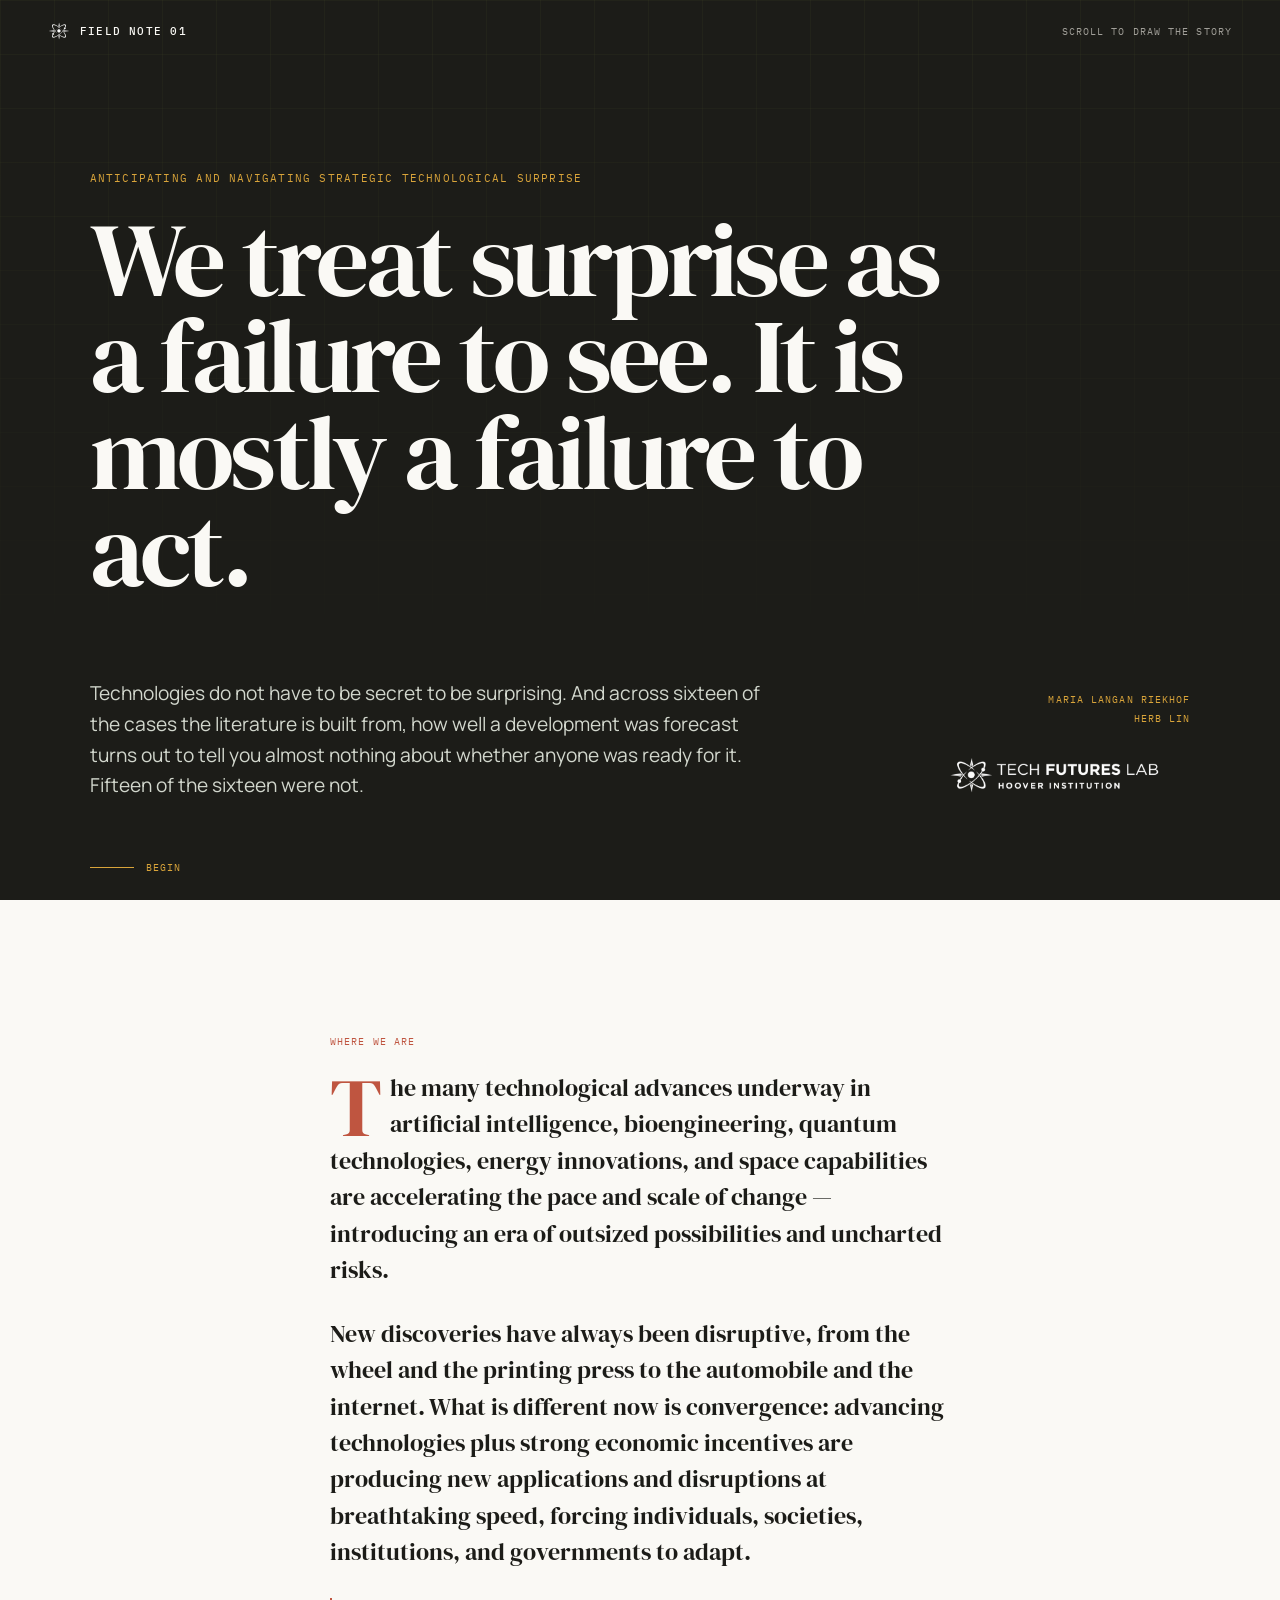
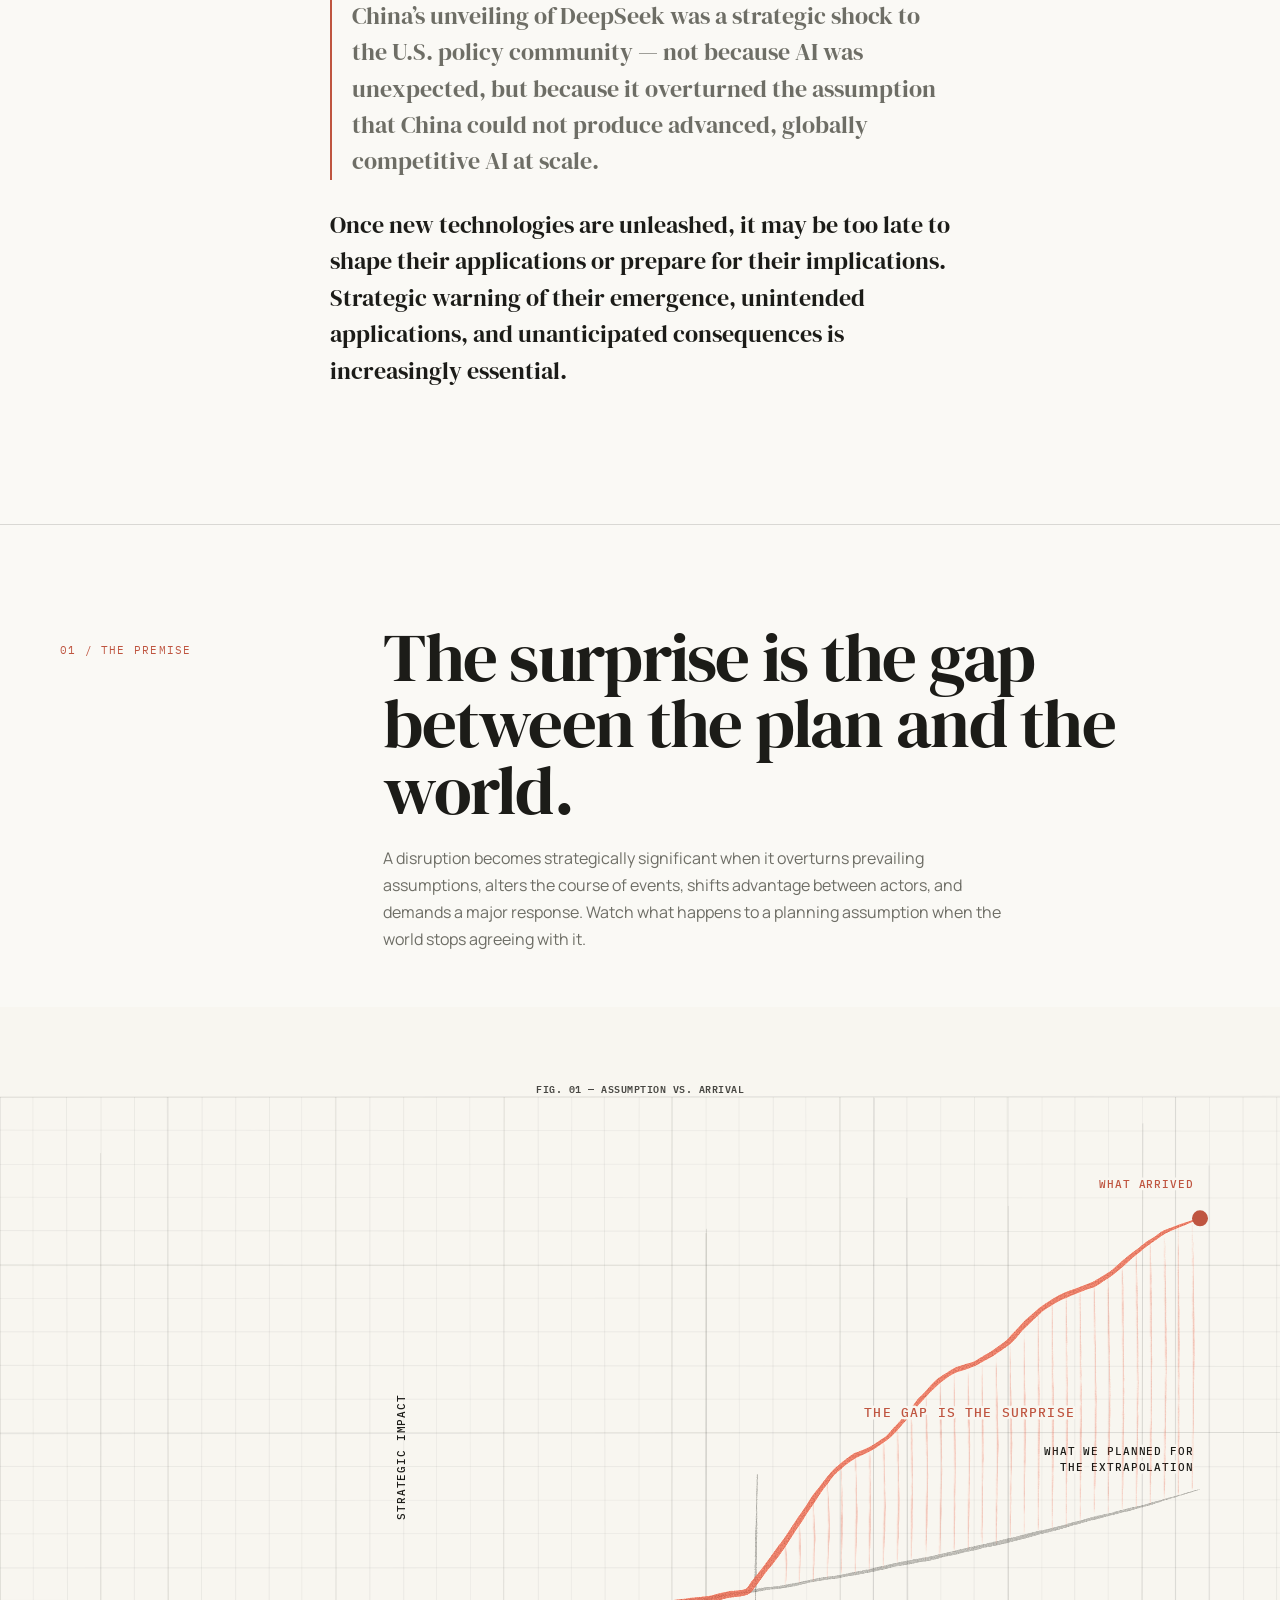
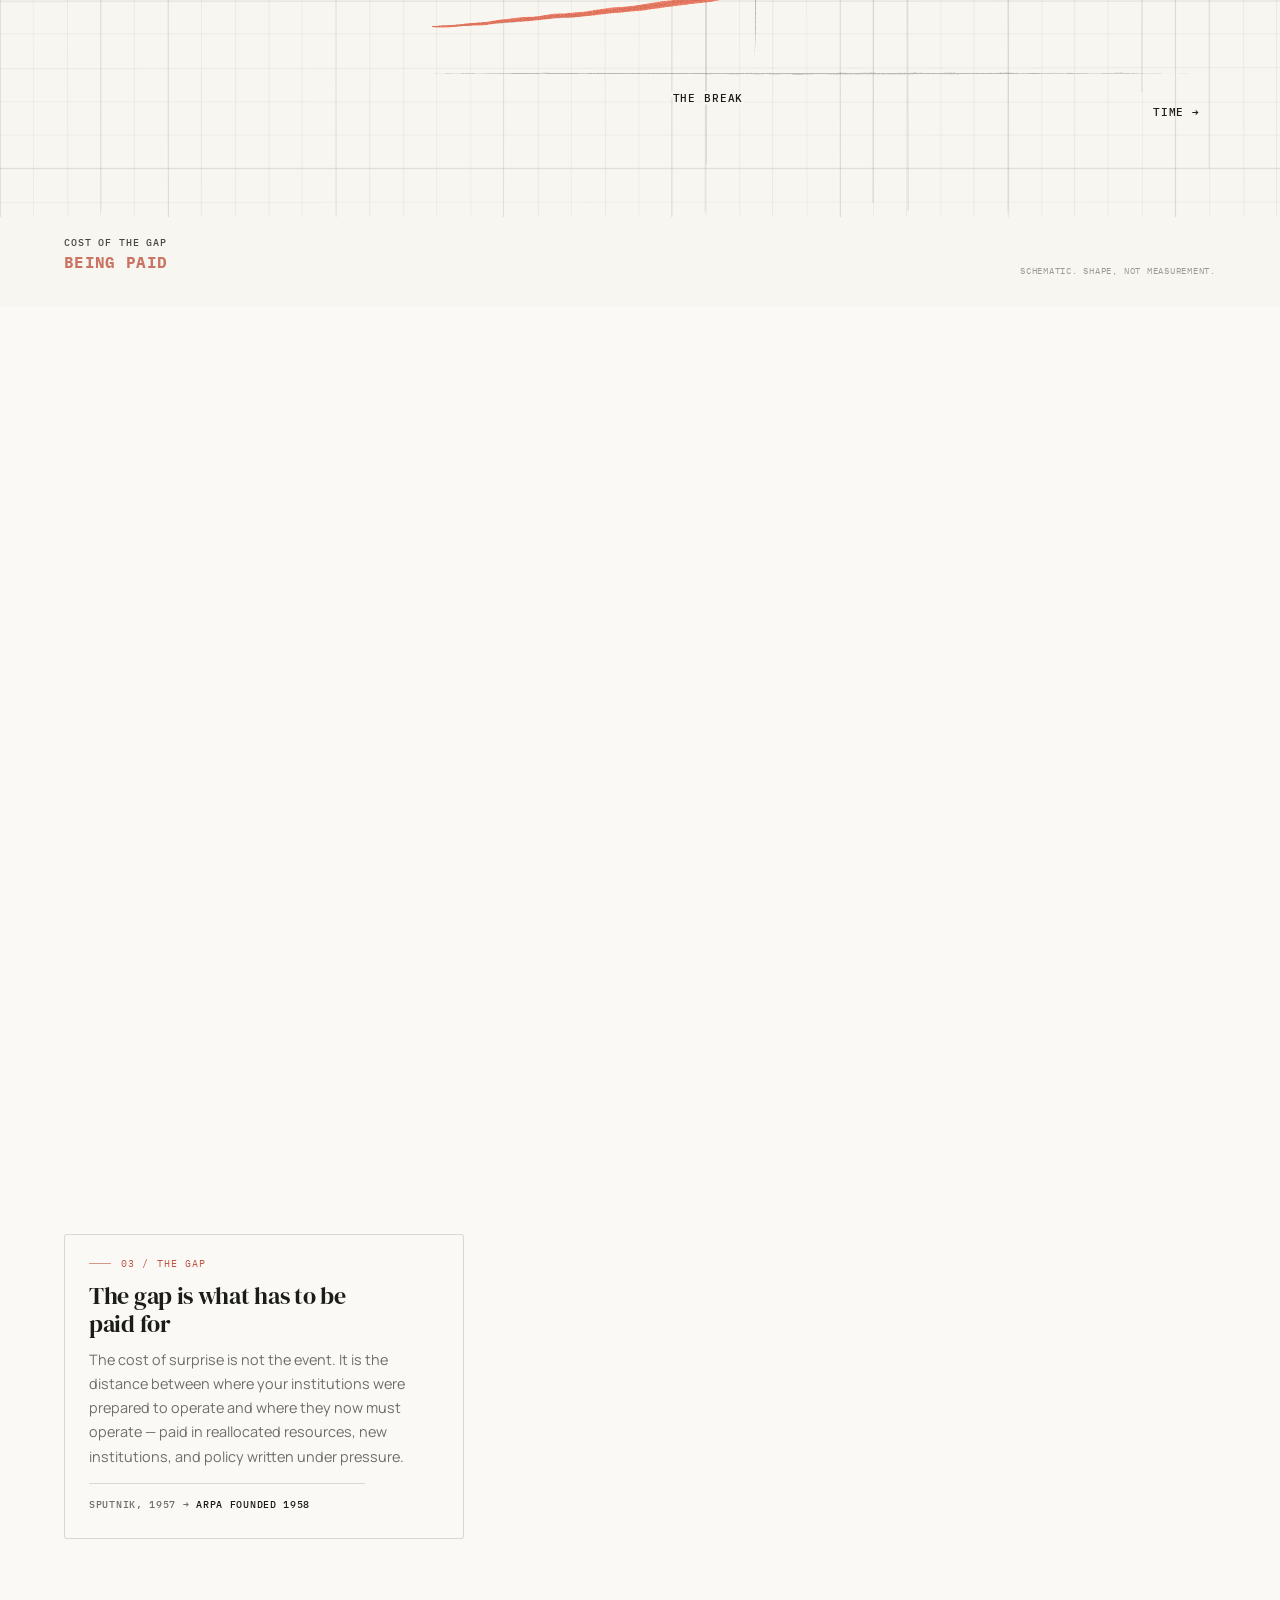
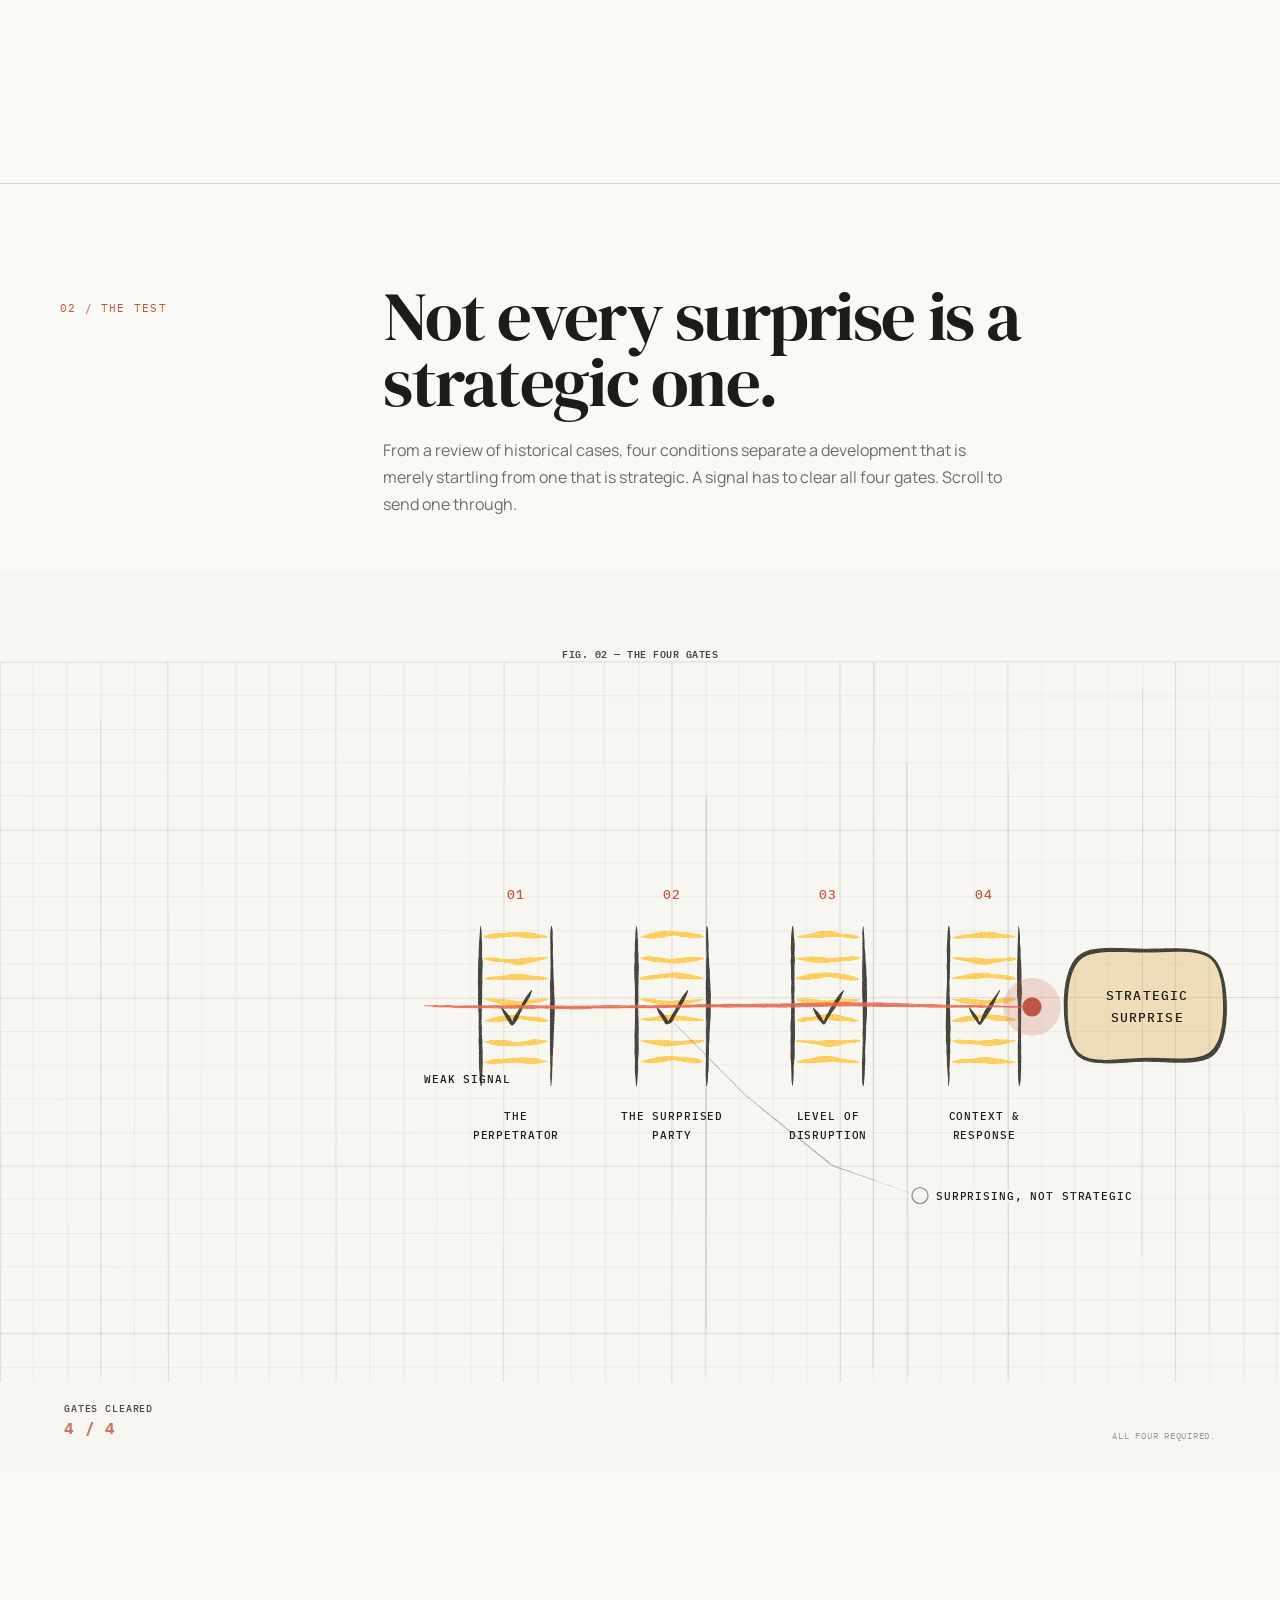
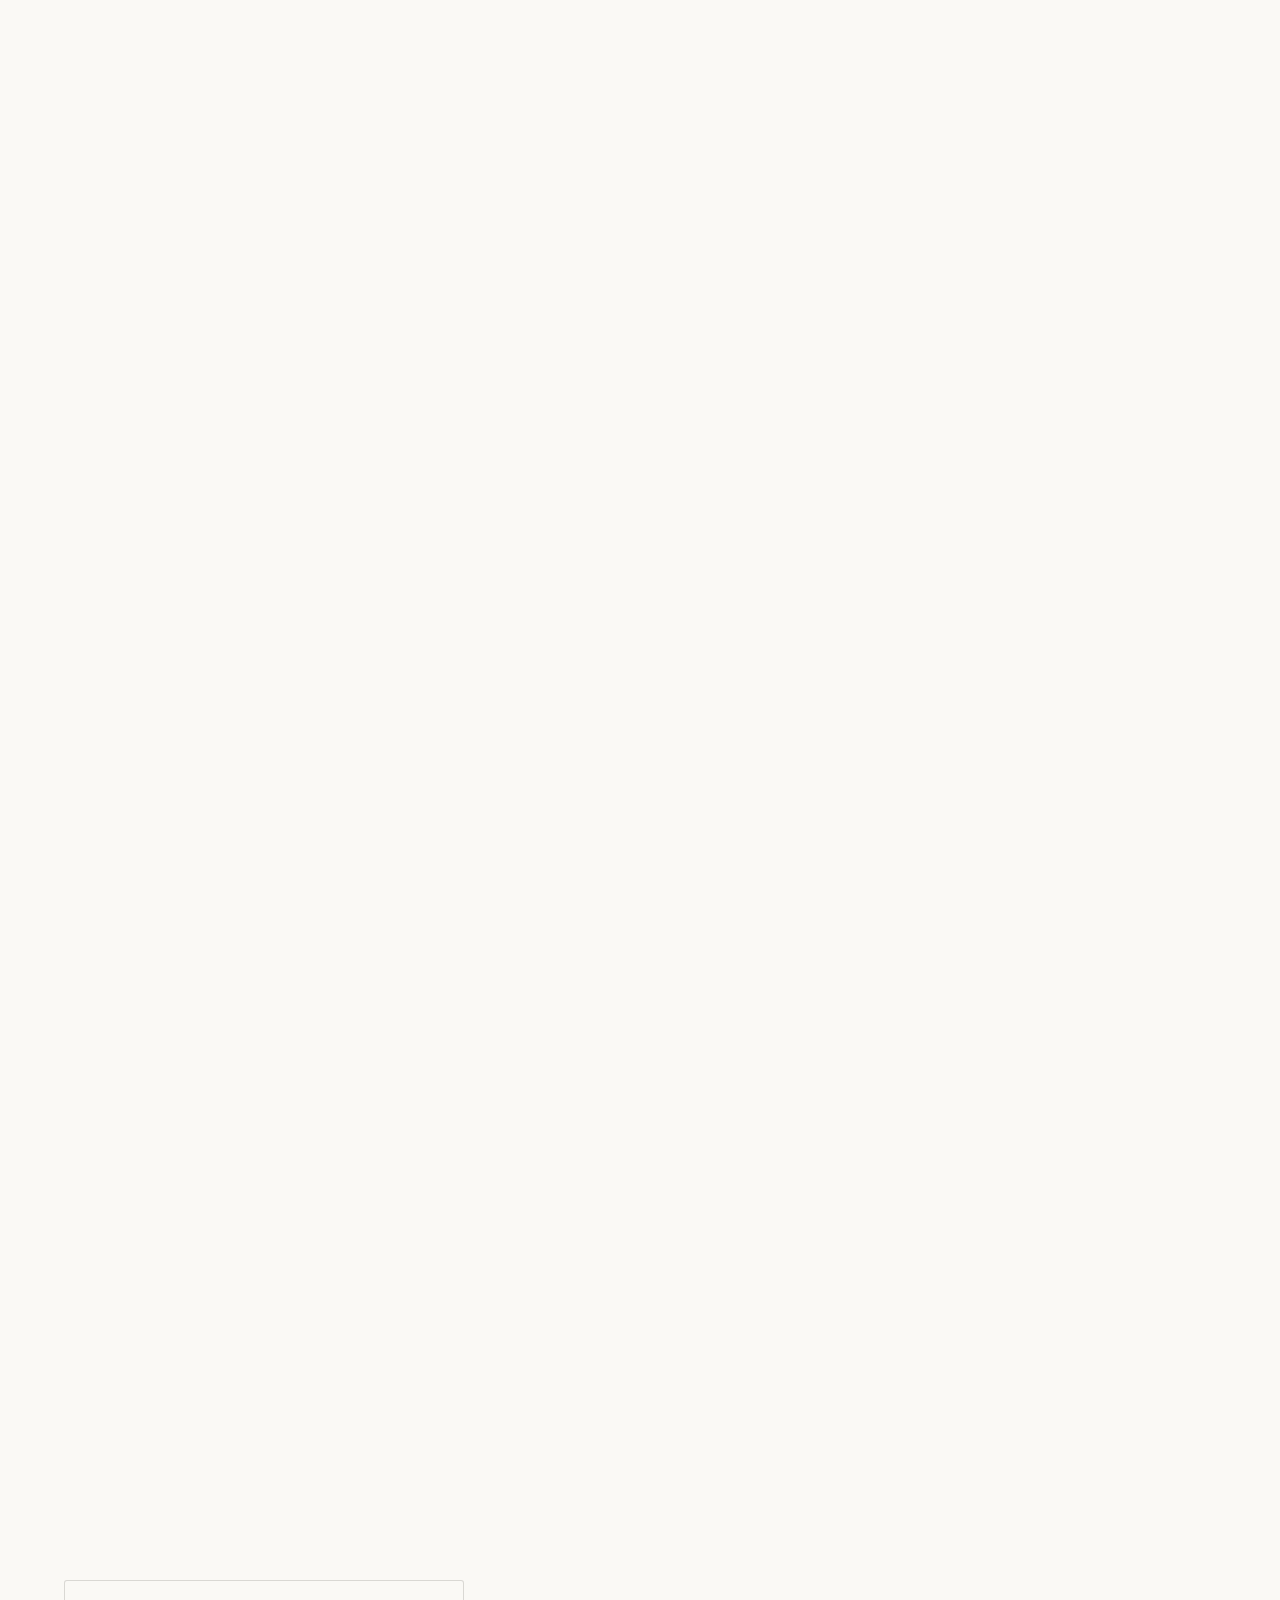
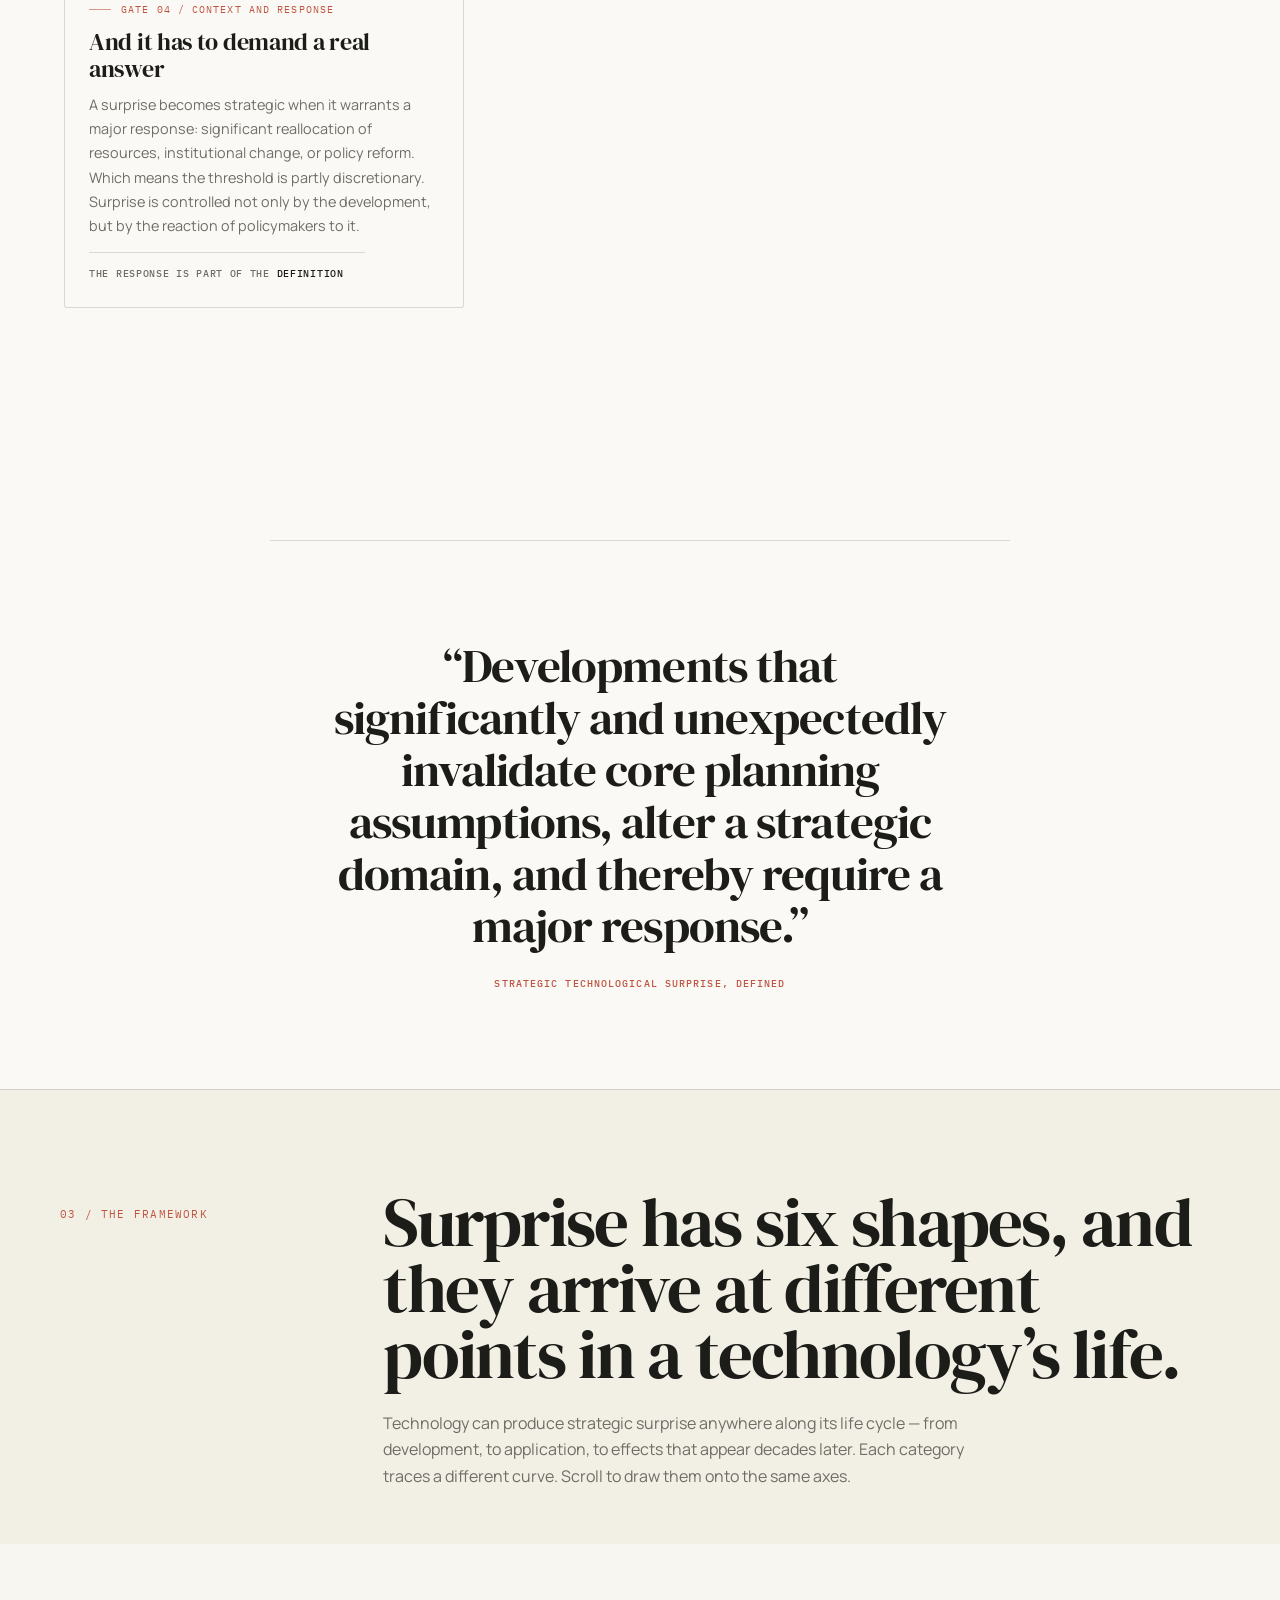
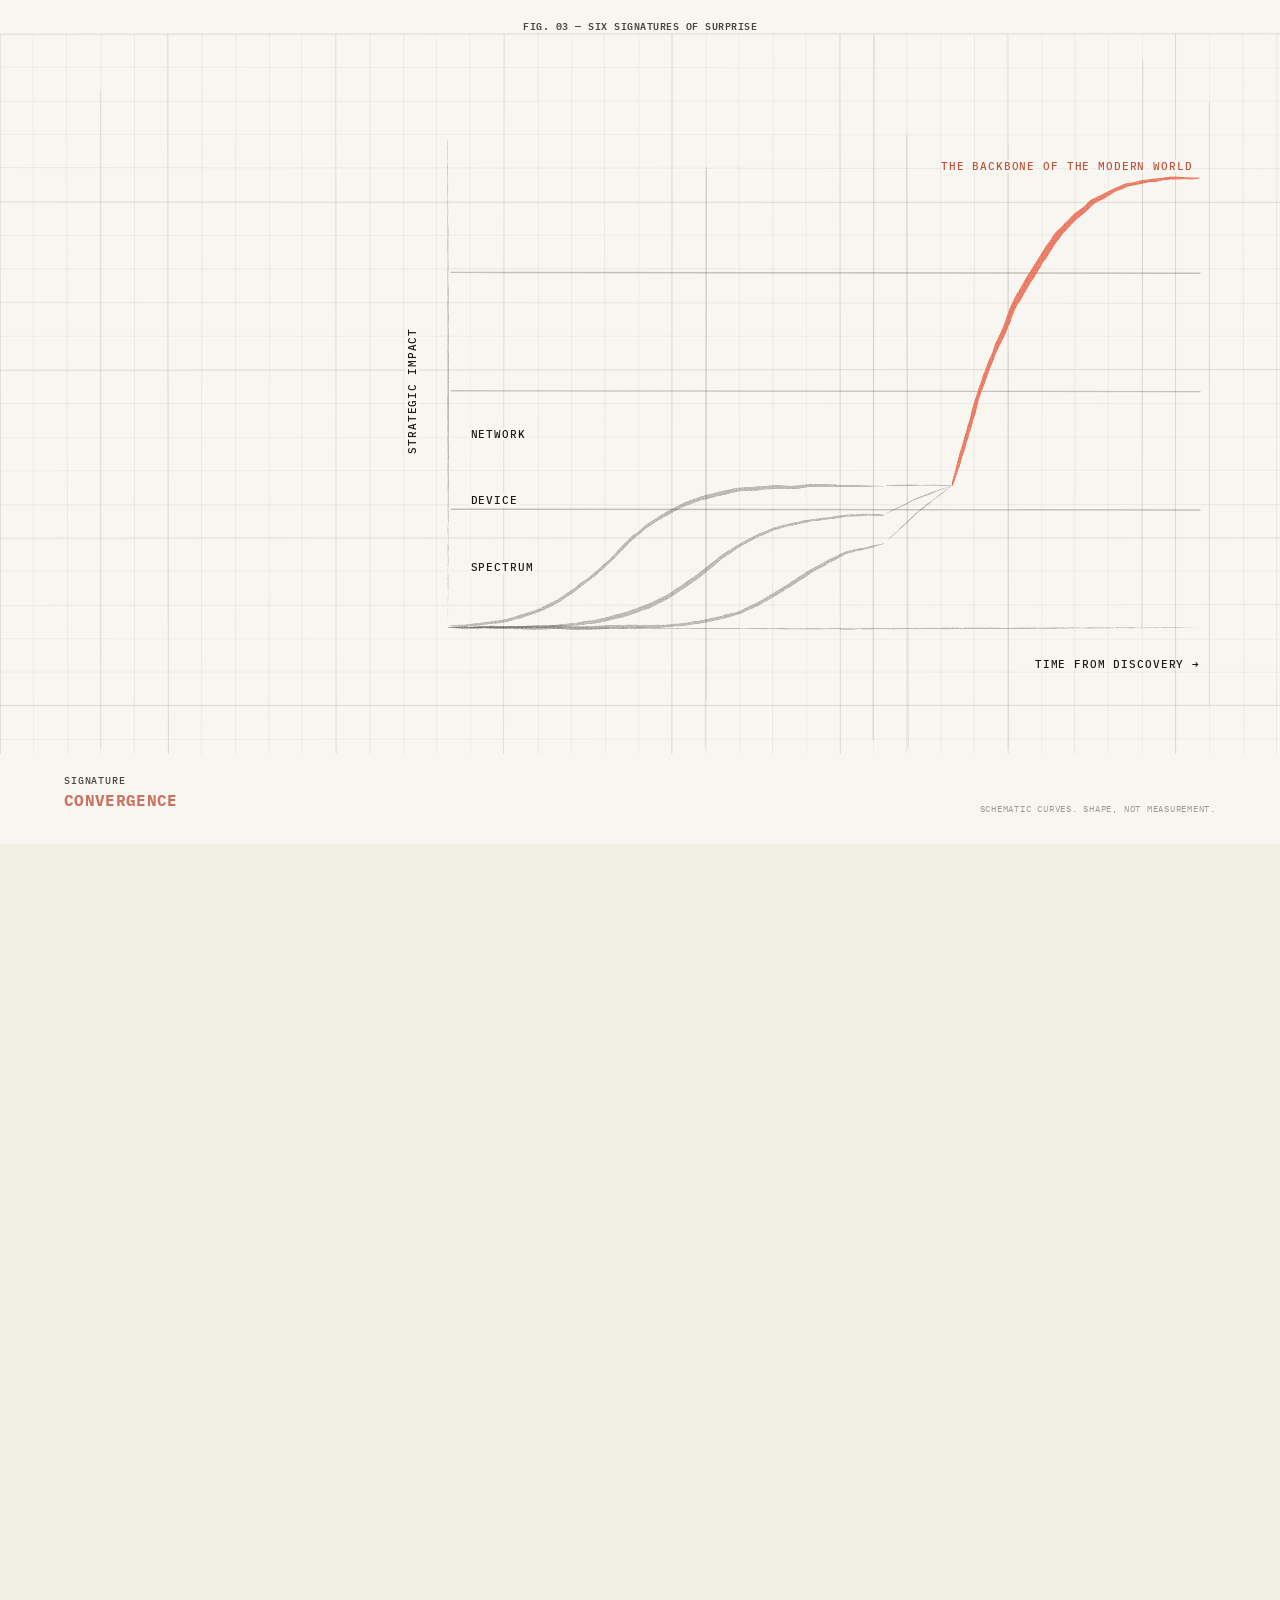
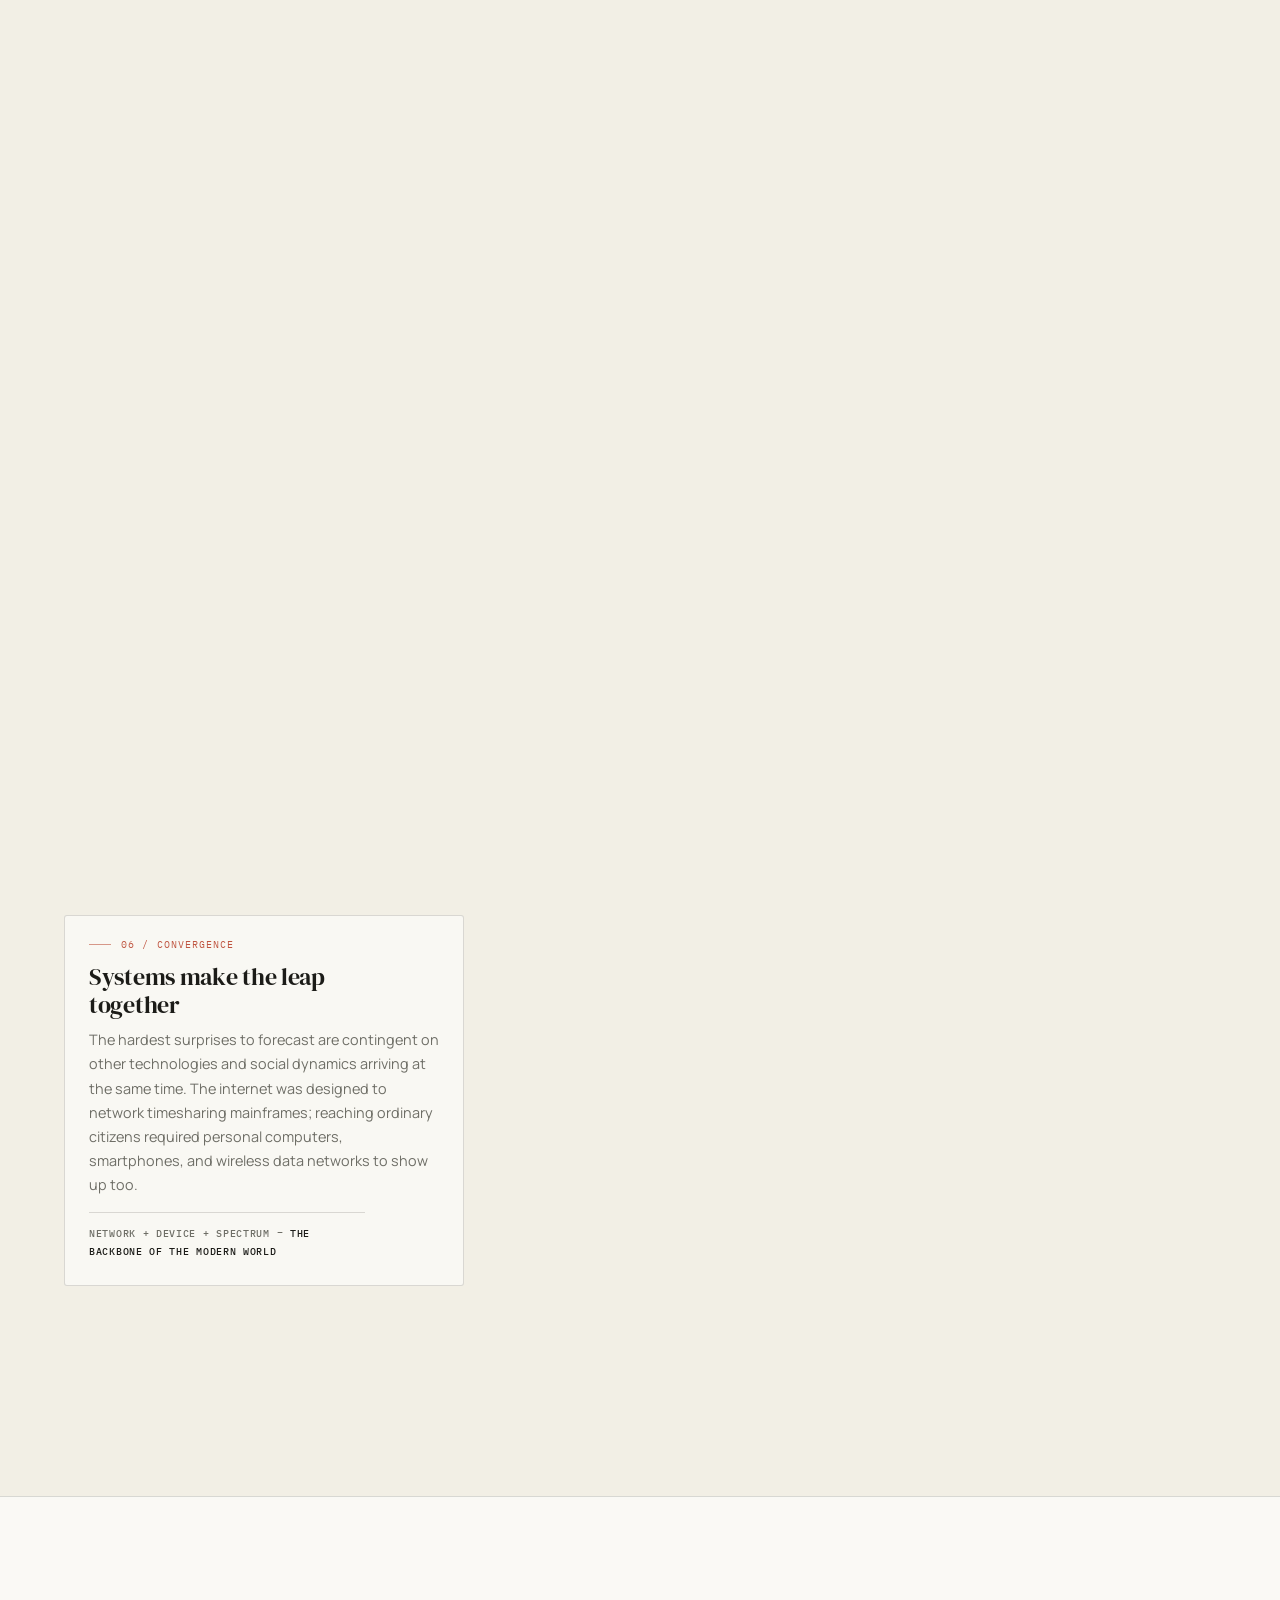
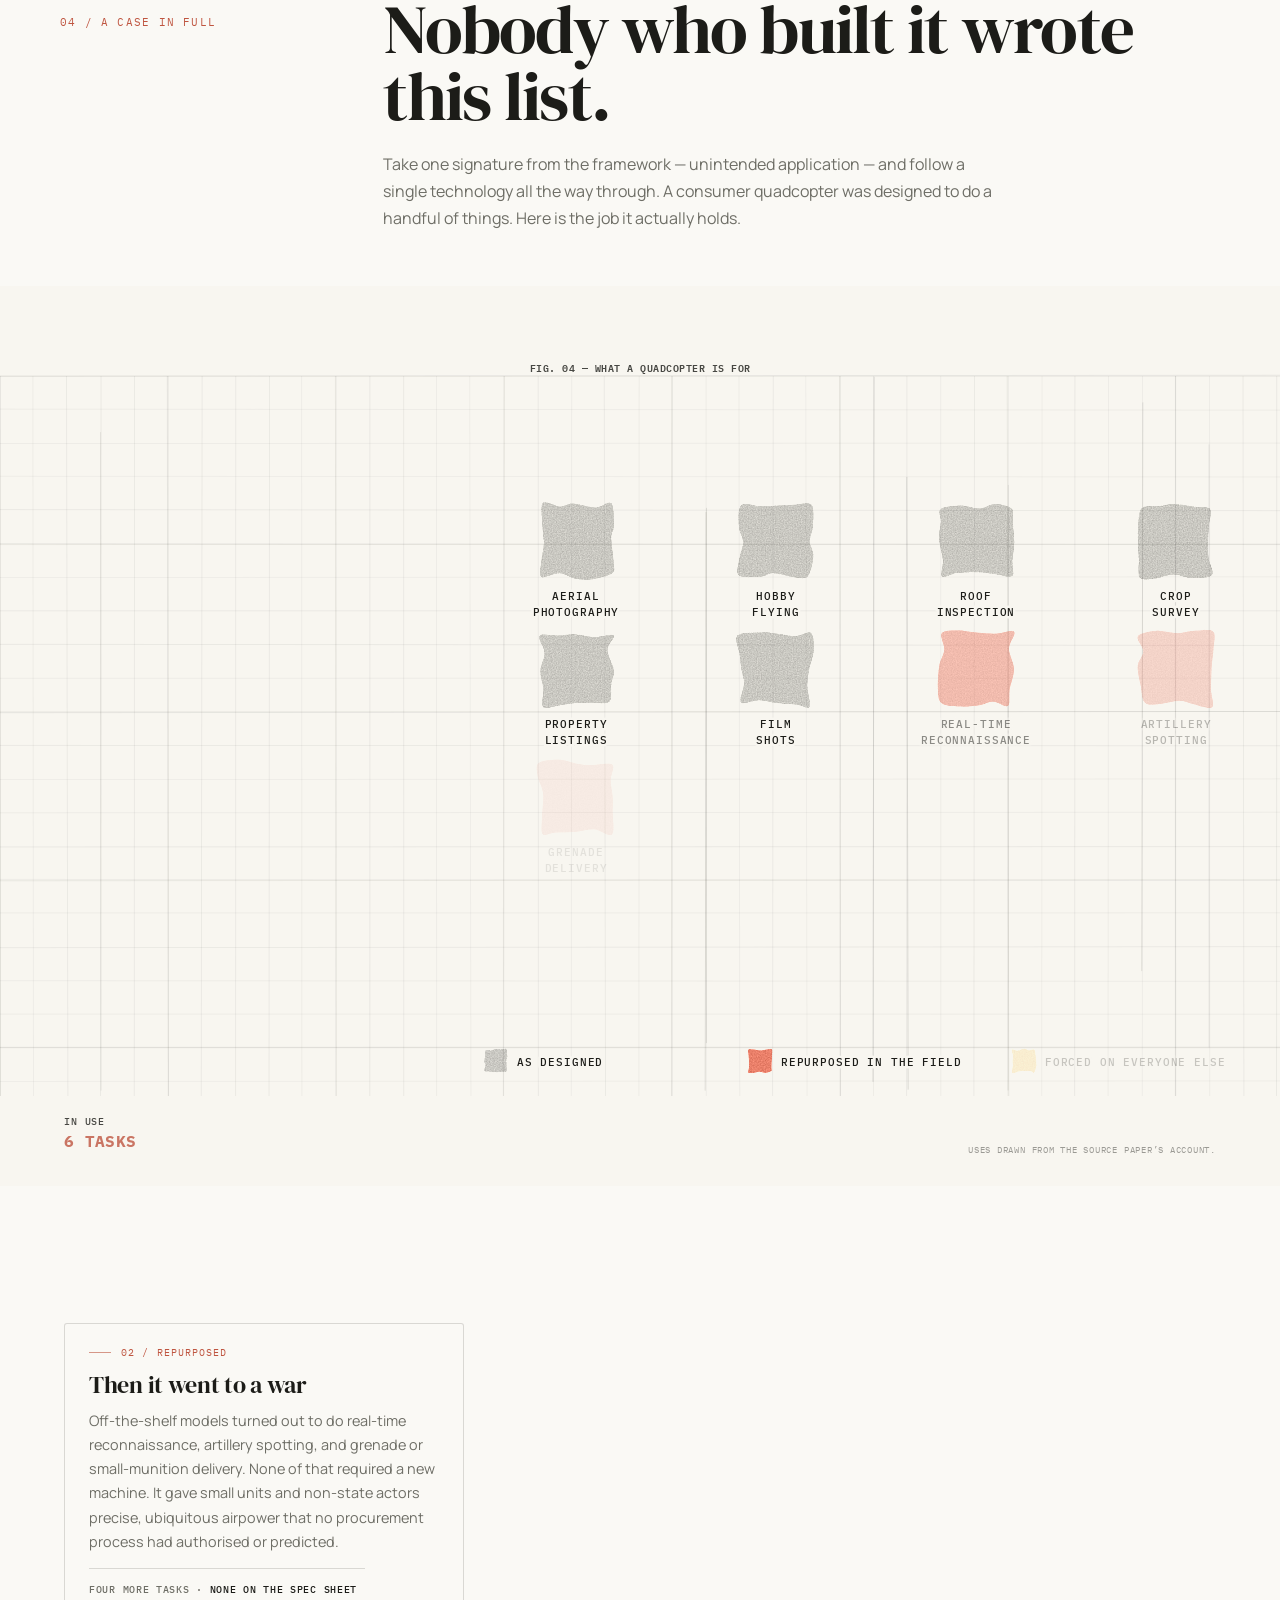
<file: sample_scroller/sample_scroller.html>
<!doctype html>
<html lang="en">
<head>
<meta charset="utf-8">
<meta name="viewport" content="width=device-width, initial-scale=1">
<meta name="theme-color" content="#101916">
<title>We treat surprise as a failure to see — Strategic Technological Surprise</title>
<meta name="description" content="A provisional framework for thinking about future strategic technological surprise. Hoover Tech Futures Lab.">
<link rel="icon" type="image/png" href="[data-uri]">
<link rel="preconnect" href="https://fonts.googleapis.com">
<link rel="preconnect" href="https://fonts.gstatic.com" crossorigin>
<link href="https://fonts.googleapis.com/css2?family=DM+Serif+Display:ital@0;1&family=IBM+Plex+Mono:wght@400;500&family=Manrope:wght@400;500;600;700&display=swap" rel="stylesheet">
<style>
/* ============================================================
   TOKENS
   ============================================================ */
:root{
  --ink:#1c1c18;
  --ink-2:#26261f;
  --paper:#faf9f5;
  --paper-2:#f2efe5;
  --paper-3:#f8f6f0;
  --amber:#d9a43a;
  --amber-lt:#f0d78f;
  --blue:#5b8fc9;
  --blue-lt:#a9caea;
  --rust:#bf5540;
  --muted:#6e6e66;
  --muted-dark:#a9a9a0;
  --line:rgba(28,28,24,.15);
  /* kept as aliases so every existing mark class keeps working */
  --acid:var(--amber);
  --coral:var(--rust);
  --sans:'Manrope',Helvetica,Arial,sans-serif;
  --serif:'DM Serif Display',Georgia,serif;
  --mono:'IBM Plex Mono',ui-monospace,monospace;
  --rail:64px;
}

/* Typed custom properties so scroll progress computes cleanly in CSS */
@property --p   { syntax:'<number>'; inherits:true; initial-value:0 }
@property --bp  { syntax:'<number>'; inherits:true; initial-value:0 }

*{box-sizing:border-box}
html{-webkit-text-size-adjust:100%}
body{
  margin:0; background:var(--paper); color:var(--ink);
  font-family:var(--sans); overflow-x:hidden;
  font-synthesis-weight:none;
}
a{color:inherit}
button{color:inherit;font:inherit}
::selection{background:var(--acid);color:var(--ink)}

.u-mono{font-family:var(--mono)}
.eyebrow,.kicker,.hud,.beat-tag,.chapter-number,.credit,.header-note,.mark,.scroll-cue,.stage-note{
  font-family:var(--mono); text-transform:uppercase; letter-spacing:.11em;
}

/* ============================================================
   IDENTITY
   The supplied lockups are opaque — white art on solid black, black art on
   solid white — so a blend mode knocks the background out rather than letting
   a white or black box sit on the paper. The icon files carry real alpha, so
   they need no such help.
   ============================================================ */
.tfl-lockup{display:block; height:auto; width:100%}
.tfl-lockup.on-ink{mix-blend-mode:screen}      /* drops the black ground */
.tfl-lockup.on-paper{mix-blend-mode:multiply}  /* drops the white ground */
.tfl-mark{display:flex; align-items:center; gap:10px; text-decoration:none}
.tfl-mark img{width:22px; height:22px; display:block}
.tfl-mark .ico-dark{display:none}
.site-header.is-light .tfl-mark .ico-dark{display:block}
.site-header.is-light .tfl-mark .ico-light{display:none}

/* ============================================================
   CHROME: header, progress, chapter rail
   ============================================================ */
.site-header{
  position:fixed; z-index:40; top:0; left:0; width:100%;
  padding:20px clamp(18px,4vw,48px);
  display:flex; align-items:center; justify-content:space-between;
  pointer-events:none; transition:opacity .4s ease;
}
.site-header > *{pointer-events:auto}
.mark{font-size:11px; font-weight:500; text-decoration:none; color:var(--paper)}
.header-note{font-size:10px; color:rgba(243,240,232,.62)}
.site-header.is-light .mark{color:var(--ink)}
.site-header.is-light .header-note{color:var(--muted)}
/* the hero headline scrolls up through the header, so stand down until it is past */
.site-header.is-away{opacity:0; pointer-events:none}

.progress{position:fixed; z-index:45; left:0; top:0; height:3px; width:100%; background:transparent}
.progress i{display:block; height:100%; width:0; background:var(--coral)}

.rail{
  position:fixed; z-index:38; left:11px; top:50%;
  transform:translateY(-50%); display:grid; gap:11px;
  opacity:0; transition:opacity .5s ease; pointer-events:none;
}
.rail.is-on{opacity:1; pointer-events:auto}
.rail a{
  display:grid; grid-template-columns:auto auto; align-items:center; gap:10px;
  text-decoration:none; color:var(--muted);
}
.rail .dot{
  width:6px; height:6px; border-radius:50%; border:1px solid currentColor;
  background:transparent; transition:background .3s ease, transform .3s ease;
}
/* labels would print over the figure, so the rail is dots only */
.rail .rail-label{position:absolute; width:1px; height:1px; overflow:hidden; clip-path:inset(50%)}
.rail a.is-on{color:var(--coral)}
.rail a.is-on .dot{background:var(--coral); transform:scale(1.35)}
.rail.on-dark a{color:var(--muted-dark)}
.rail.on-dark a.is-on{color:var(--acid)}
.rail.on-dark a.is-on .dot{background:var(--acid)}

/* ============================================================
   HERO
   ============================================================ */
.hero{
  position:relative; min-height:100svh; overflow:hidden;
  background:var(--ink); color:var(--paper);
  display:grid; align-content:end;
  padding:16vh clamp(22px,7vw,90px) 11vh;
}
.hero::before{
  content:''; position:absolute; inset:0; opacity:.2;
  background-image:linear-gradient(rgba(213,242,95,.18) 1px,transparent 1px),
                   linear-gradient(90deg,rgba(213,242,95,.18) 1px,transparent 1px);
  background-size:54px 54px;
  mask-image:linear-gradient(to bottom,#000,transparent 78%);
}
.hero-canvas{
  position:absolute; inset:0; width:100%; height:100%;
  pointer-events:none; opacity:.95;
}
.hero-inner{position:relative; max-width:1280px; width:100%; margin:0 auto}
.eyebrow{margin-bottom:26px; color:var(--acid); font-size:11px}
.hero h1{
  max-width:17ch; margin:0;
  font:400 clamp(2.9rem,8.2vw,8.4rem)/.92 var(--serif);
  letter-spacing:-.035em;
}
.hero-bottom{
  display:grid; grid-template-columns:minmax(0,1fr) auto; align-items:end;
  gap:clamp(24px,5vw,80px); margin-top:clamp(40px,9vh,110px);
}
.dek{max-width:56ch; margin:0; color:#d2d7cd; font-size:clamp(.98rem,1.5vw,1.2rem); line-height:1.6}
.credit{margin:0; color:var(--acid); font-size:10px; line-height:1.9; text-align:right}
.scroll-cue{
  position:absolute; z-index:2; left:clamp(22px,7vw,90px); bottom:26px;
  color:var(--acid); font-size:10px; display:flex; align-items:center; gap:12px;
}
.scroll-cue i{display:block; width:44px; height:1px; background:currentColor; transform-origin:left; animation:cue 2.6s ease-in-out infinite}
@keyframes cue{0%,100%{transform:scaleX(.35)}50%{transform:scaleX(1)}}

/* Idle drift. Fields of marks keep breathing between scroll events, which is
   most of what separates a live graphic from a diagram. Composited, no
   per-frame script, and switched off by the reduced-motion rule below. */
@keyframes drift{
  0%,100%{transform:translate(0,0)}
  50%{transform:translate(var(--dx,0px),var(--dy,0px))}
}
.drift{animation:drift var(--dur,8s) ease-in-out infinite; animation-delay:var(--del,0s)}
@keyframes breathe{0%,100%{opacity:.5}50%{opacity:1}}
.breathe{animation:breathe var(--dur,5s) ease-in-out infinite; animation-delay:var(--del,0s)}
/* pulses the size, not the alpha, so a script-driven opacity still wins */
@keyframes pulsering{0%,100%{transform:scale(1)}50%{transform:scale(1.05)}}
.pulsering{
  animation:pulsering var(--dur,3.4s) ease-in-out infinite;
  transform-box:fill-box; transform-origin:center;
}

/* ============================================================
   PROSE
   ============================================================ */
.prose{max-width:74ch; margin:0 auto; padding:clamp(70px,15vh,190px) clamp(22px,7vw,60px)}
.prose p{font:400 clamp(1.1rem,1.9vw,1.6rem)/1.5 var(--serif); margin:0 0 1.1em}
.prose p:last-child{margin-bottom:0}
.prose .lede::first-letter{
  float:left; margin:.1em .1em 0 0; color:var(--coral);
  font:5.2rem/.72 var(--serif);
}
.kicker{display:block; margin-bottom:22px; color:var(--coral); font-size:10px}
.pull{
  display:block; margin:1.4em 0; padding-left:20px;
  border-left:2px solid var(--coral);
  font:500 .92rem/1.6 var(--sans); color:var(--muted); text-transform:none; letter-spacing:0;
}

/* ============================================================
   SCENE (scrollytelling) — the core layout
   ============================================================ */
.scene{position:relative; border-top:1px solid var(--line)}
.scene.on-tint{background:var(--paper-2)}

.scene-head{
  max-width:1280px; margin:0 auto;
  padding:clamp(56px,11vh,140px) clamp(22px,7vw,60px) clamp(28px,6vh,64px);
  display:grid; grid-template-columns:minmax(150px,.62fr) minmax(0,2fr); gap:clamp(20px,5vw,70px);
}
.chapter-number{color:var(--coral); font-size:11px; padding-top:.7em}
.scene-head h2{
  max-width:26ch; margin:0;
  font:400 clamp(2.1rem,5.4vw,5.2rem)/.96 var(--serif); letter-spacing:-.025em;
}
.standfirst{max-width:62ch; margin:22px 0 0; color:var(--muted); font-size:clamp(.95rem,1.25vw,1.08rem); line-height:1.68}

/* Wide format: the figure goes edge to edge and sticks, and the beat text
   rides over it in a card. A figure boxed into a column can never feel wide. */
.scrolly{position:relative; padding:0}
.stage{position:sticky; top:0; height:100svh; z-index:1}
.beats{position:relative; z-index:2; margin-top:-100svh; pointer-events:none}
.beat{
  min-height:88svh; display:flex; align-items:center;
  padding:0 clamp(18px,5vw,72px);
}
.beat-card{
  pointer-events:auto; max-width:min(400px,86vw);
  padding:22px 24px 24px; border:1px solid var(--line); border-radius:3px;
  background:color-mix(in srgb, var(--paper) 93%, transparent);
  backdrop-filter:blur(3px); -webkit-backdrop-filter:blur(3px);
}

/* --- the figure panel itself --- */
.stage-frame{
  --stroke:var(--ink);
  --stroke-soft:rgba(28,28,24,.44);
  --stage-bg:var(--paper-3);
  position:relative; width:100%; height:100%; overflow:hidden;
  background:var(--stage-bg);
}
/* the graph-paper ground is drawn into each figure's own SVG, so it shares the
   figure's coordinates and its ruling stays square at any viewport */
.gridline{stroke:var(--ink); fill:none; stroke-width:1}
.plot{position:absolute; inset:0; width:100%; height:100%; display:block; overflow:visible}

.stage-hud{
  position:absolute; z-index:2; top:0; left:0; right:0;
  padding:74px clamp(18px,5vw,72px) 0;
  display:grid; grid-template-columns:1fr auto 1fr; align-items:start; gap:12px;
  font:500 10px/1.5 var(--mono);
  letter-spacing:.08em; text-transform:uppercase; color:var(--stroke); opacity:.8;
  pointer-events:none;
}
.hud-name{grid-column:2; text-align:center; font-weight:600; letter-spacing:.05em}
.hud-count{grid-column:3; text-align:right; white-space:nowrap}
.hud-count b{color:var(--coral); font-weight:500}
.stage-readout{
  position:absolute; z-index:2; left:clamp(18px,5vw,72px); bottom:clamp(16px,3.4vh,40px);
  font:500 9.5px/1.6 var(--mono); letter-spacing:.09em; text-transform:uppercase;
  color:var(--stroke); opacity:.8; pointer-events:none; max-width:60%;
}
.stage-readout b{display:block; font-size:16px; letter-spacing:.02em; color:var(--coral)}
.stage-note{
  position:absolute; z-index:2; right:clamp(18px,5vw,72px); bottom:clamp(16px,3.4vh,40px);
  font-size:8.5px; letter-spacing:.09em; color:var(--stroke); opacity:.42;
  pointer-events:none; text-align:right; max-width:42%;
}

/* --- beats --- */
.beats{position:relative}
.beat-card{opacity:0; transform:translateY(14px); transition:opacity .5s ease, transform .5s ease}
.beat.is-active .beat-card{opacity:1; transform:none}
.beat-tag{
  display:flex; align-items:center; gap:10px;
  color:var(--coral); font-size:10px;
}
.beat-tag i{display:block; width:22px; height:1px; background:currentColor; opacity:.6}
.beat h3{
  max-width:24ch; margin:12px 0 10px;
  font:400 clamp(1.3rem,1.9vw,1.62rem)/1.14 var(--serif); letter-spacing:-.012em;
}
.beat p{max-width:46ch; margin:0; color:var(--muted); font-size:.9rem; line-height:1.68}
.beat .egs{
  margin:14px 0 0; padding:12px 0 0; border-top:1px solid var(--line);
  font:500 10px/1.8 var(--mono); letter-spacing:.07em; text-transform:uppercase; color:var(--muted);
}
.beat .egs b{color:var(--ink); font-weight:500}

/* ============================================================
   PROBES — the two places the reader drives the graphic instead of scrolling
   ============================================================ */
.probe{background:var(--ink); color:var(--paper); padding:clamp(52px,10vh,110px) 0}
.probe.on-paper{background:var(--paper-2); color:var(--ink)}
.probe-inner{
  max-width:1180px; margin:0 auto; padding:0 clamp(22px,7vw,60px);
  display:grid; grid-template-columns:minmax(0,1fr) minmax(300px,1.1fr);
  gap:clamp(26px,5vw,64px); align-items:center;
}
.probe .kicker{color:var(--acid)}
.probe.on-paper .kicker{color:var(--coral)}
.probe h3{max-width:22ch; margin:0 0 16px; font:400 clamp(1.7rem,3.4vw,3rem)/1.02 var(--serif); letter-spacing:-.02em}
.probe p{max-width:46ch; margin:0; color:var(--muted-dark); font-size:.96rem; line-height:1.68}
.probe.on-paper p{color:var(--muted)}
.probe-ctl{margin:28px 0 0; display:grid; gap:6px}
.probe-ctl label{
  display:flex; justify-content:space-between; align-items:baseline; gap:12px;
  font:500 10px var(--mono); letter-spacing:.1em; text-transform:uppercase;
  color:var(--muted-dark); margin-top:14px;
}
.probe.on-paper .probe-ctl label{color:var(--muted)}
.probe-ctl label b{font-size:15px; color:var(--acid); letter-spacing:.02em}
.probe.on-paper .probe-ctl label b{color:var(--coral)}
.probe-ctl input[type=range]{
  -webkit-appearance:none; appearance:none; width:100%; height:26px;
  background:transparent; cursor:ew-resize; margin:0;
}
.probe-ctl input[type=range]::-webkit-slider-runnable-track{height:2px; background:rgba(243,240,232,.3)}
.probe-ctl input[type=range]::-moz-range-track{height:2px; background:rgba(243,240,232,.3)}
.probe.on-paper .probe-ctl input[type=range]::-webkit-slider-runnable-track{background:var(--line)}
.probe.on-paper .probe-ctl input[type=range]::-moz-range-track{background:var(--line)}
.probe-ctl input[type=range]::-webkit-slider-thumb{
  -webkit-appearance:none; appearance:none; width:20px; height:20px; margin-top:-9px;
  border-radius:50%; background:var(--acid); border:0;
}
.probe-ctl input[type=range]::-moz-range-thumb{width:20px; height:20px; border-radius:50%; background:var(--acid); border:0}
.probe.on-paper .probe-ctl input[type=range]::-webkit-slider-thumb{background:var(--coral)}
.probe.on-paper .probe-ctl input[type=range]::-moz-range-thumb{background:var(--coral)}
.probe-ctl input[type=range]:focus-visible{outline:2px solid var(--acid); outline-offset:6px}
.probe-out{
  margin:26px 0 0 !important; padding-top:18px; border-top:1px solid rgba(243,240,232,.22);
  font:500 11px/1.9 var(--mono) !important; letter-spacing:.07em; text-transform:uppercase;
}
.probe.on-paper .probe-out{border-top-color:var(--line)}
.probe-out b{color:var(--acid); font-weight:500}
.probe.on-paper .probe-out b{color:var(--coral)}
.probe-out i{display:block; margin-top:10px; font-style:normal; text-transform:none; letter-spacing:0; font-family:var(--sans); font-size:.82rem; opacity:.62}
.probe-fig{
  --stroke:#efeade; --stroke-soft:rgba(239,234,222,.45); --stage-bg:var(--ink);
  position:relative; border:1px solid rgba(239,234,222,.18);
}
.probe.on-paper .probe-fig{--stroke:var(--ink); --stroke-soft:rgba(16,25,22,.42); --stage-bg:var(--paper-2); border-color:var(--line)}
.probe-fig svg{display:block; width:100%; height:auto; overflow:visible}
@media (max-width:860px){
  .probe-inner{grid-template-columns:1fr}
  .probe-fig{order:-1}
}

/* ============================================================
   CODINGS DISCLOSURE — the judgment calls behind the new figures
   ============================================================ */
.notes{background:var(--paper-2); padding:0 0 clamp(50px,10vh,120px)}
.notes > details{max-width:86ch; margin:0 auto; padding:22px clamp(22px,7vw,60px) 0}
.notes details{border-top:1px solid var(--line)}
.notes summary{
  cursor:pointer; color:var(--coral);
  font:500 10px var(--mono); letter-spacing:.11em; text-transform:uppercase;
}
.notes summary::marker{color:var(--line)}
.notes .intro{margin:20px 0 26px; color:var(--muted); font-size:.92rem; line-height:1.72}
.notes .intro b{color:var(--ink); font-weight:600}
.notes table{width:100%; border-collapse:collapse; margin-bottom:34px}
.notes th{
  text-align:left; padding:0 10px 9px 0; border-bottom:1px solid var(--line);
  font:500 9px var(--mono); letter-spacing:.09em; text-transform:uppercase; color:var(--muted);
}
.notes th.num,.notes td.num{text-align:right; padding-right:16px; white-space:nowrap}
.notes td{
  padding:11px 10px 11px 0; border-bottom:1px solid var(--line);
  vertical-align:top; color:var(--muted); font-size:.84rem; line-height:1.55;
}
.notes td.case{color:var(--ink); font-weight:600; white-space:nowrap; padding-right:16px}
.notes td.num{font-family:var(--mono); font-size:.8rem; color:var(--ink)}
.notes .flag{
  display:inline-block; margin-left:6px; color:var(--coral);
  font:500 8.5px var(--mono); letter-spacing:.08em; text-transform:uppercase;
}
.notes .added{color:var(--blue)}
@media (max-width:700px){
  .notes table,.notes thead,.notes tbody,.notes tr,.notes th,.notes td{display:block}
  .notes thead{display:none}
  .notes tr{padding:14px 0; border-bottom:1px solid var(--line)}
  .notes td{border:0; padding:2px 0}
  .notes td.num{text-align:left; display:inline-block; margin-right:18px}
}

/* ============================================================
   QUOTE / STATIC BLOCKS
   ============================================================ */
.quote{
  max-width:74ch; margin:0 auto; padding:clamp(56px,11vh,130px) clamp(22px,7vw,60px);
  text-align:center; border-top:1px solid var(--line);
}
.quote p{margin:0; font:400 clamp(1.6rem,3.7vw,3.5rem)/1.1 var(--serif); letter-spacing:-.02em}
.quote cite{display:block; margin-top:24px; color:var(--coral); font:500 10px var(--mono); font-style:normal; letter-spacing:.11em; text-transform:uppercase}

.ending{
  padding:clamp(80px,17vh,200px) clamp(22px,7vw,60px) clamp(48px,10vh,110px);
  background:var(--ink); color:var(--paper); text-align:center; position:relative; overflow:hidden;
}
.ending h2{max-width:24ch; margin:0 auto 26px; font:400 clamp(2.4rem,6.6vw,6rem)/.94 var(--serif); letter-spacing:-.03em}
.ending p{max-width:58ch; margin:0 auto; color:#b9c0b8; font-size:1rem; line-height:1.72}
.ending .coda{
  position:relative; width:min(100%,900px); height:170px; margin:clamp(34px,7vh,70px) auto 0;
}
.footer-meta{
  display:flex; flex-wrap:wrap; gap:14px; justify-content:space-between;
  max-width:1280px; margin:clamp(60px,12vh,150px) auto 0; padding-top:22px;
  border-top:1px solid rgba(243,240,232,.22);
  color:var(--acid); font:500 10px var(--mono); letter-spacing:.1em; text-transform:uppercase;
}

/* ============================================================
   SVG MARKS
   .mk  = a filled marker outline. Its weight lives in the geometry, so there
          is no stroke-width here; the script scales it instead.
   .ink = the handful of marks that stay stroked because their `d` is rewritten
          every frame, where rebuilding an outline would not pay for itself.
   ============================================================ */
.mk{stroke:none; fill:var(--stroke)}
.mk.coral{fill:var(--coral)}
.mk.acid{fill:var(--acid)}
.mk.blue{fill:var(--blue)}
.mk.soft{fill:var(--stroke); opacity:.4}
.mk.ghost{fill:var(--stroke); opacity:.15}
/* the two offset copies beneath each mark that read as ink bleed */
.mk.bleed{opacity:.085}
.mk.bleed.soft{opacity:.05}

.ink{fill:none; stroke:var(--stroke); stroke-linecap:round; stroke-linejoin:round; stroke-width:3}
.ink.w1{stroke-width:1.7}
.ink.w3{stroke-width:4.6}
.ink.w4{stroke-width:6.5}
.ink.soft{stroke:var(--stroke-soft)}
.ink.coral{stroke:var(--coral)}
.ink.acid{stroke:var(--acid)}
.ink.blue{stroke:var(--blue)}
.ink.ghost{stroke:var(--stroke); opacity:.15}
.ink.pass2{opacity:.4}

.lbl{
  fill:var(--stroke); font-family:var(--mono); font-size:16px; font-weight:500;
  letter-spacing:.09em; text-transform:uppercase;
}
.lbl.sm{font-size:13.5px; letter-spacing:.08em}
.lbl.lg{font-size:22px; letter-spacing:.05em}
.lbl.serif{font-family:var(--serif); font-size:42px; letter-spacing:-.01em; text-transform:none}
.lbl.dim{opacity:.5}
.lbl.coral{fill:var(--coral)}
.lbl.acid{fill:var(--acid)}
.lbl.blue{fill:var(--blue)}
.fill-coral{fill:var(--coral)}
.fill-acid{fill:var(--acid)}
.fill-blue{fill:var(--blue)}
.fill-ink{fill:var(--stroke)}

/* knockout halo so labels stay legible over the graphic beneath them */
.lbl.halo{paint-order:stroke fill; stroke:var(--stage-bg); stroke-width:6.5px; stroke-linejoin:round}
.fill-stage{fill:var(--stage-bg)}

/* groups whose visibility is state-driven */
.gg{transition:opacity .4s ease}
.sig .lbl{transition:opacity .35s ease}
.sig.is-ghost .ink{stroke:var(--stroke); opacity:.11; stroke-width:1.5}
.sig.is-ghost .mk{fill:var(--stroke); opacity:.085}
.sig.is-ghost .mk.bleed,.sig.is-ghost .pass2{display:none}
.sig.is-ghost .lbl{opacity:0 !important}

/* ============================================================
   RESPONSIVE
   ============================================================ */
@media (max-width:1000px){
  .rail{display:none}
  /* the figure still pins full-bleed; the card drops to the foot of the screen
     so the graphic has the upper two thirds to itself */
  .site-header{position:absolute}
  .beat{align-items:flex-end; padding-bottom:6vh}
  .beat-card{max-width:none; width:100%}
  .scene-head{grid-template-columns:1fr; gap:14px}
  .hero-bottom{grid-template-columns:1fr}
  .credit{text-align:left}
  .criteria-grid,.horizon{grid-template-columns:1fr 1fr}
  .response{grid-template-columns:40px 1fr; gap:12px 20px}
  .response p{grid-column:2}
  .footer-meta{display:block; line-height:2}
}
/* The figure is narrower on a phone, so its annotation has to thin out or it
   collides with itself. Secondary notes drop; what remains is scaled to stay
   legible. The card text carries the detail either way. */
@media (max-width:1000px){
  .lbl{font-size:27px}
  .lbl.sm{font-size:23px}
  .lbl.lg{font-size:34px}
  .lbl.serif{font-size:56px}
  .lbl.halo{stroke-width:10px}
  .lbl.dim,.lbl.opt,.ink.opt,.mk.opt{display:none}
  /* .mk weights are geometry, scaled by WMUL in the script */
  .ink{stroke-width:4.4}
  .ink.w1{stroke-width:2.6}
  .ink.w3{stroke-width:6.6}
  .ink.w4{stroke-width:9.2}
}
@media (max-width:640px){
  .stage-hud{padding:12px 13px; font-size:8.5px}
  .stage-readout{left:13px; bottom:12px}
  .stage-readout b{font-size:13px}
  .stage-note{display:none}
  .prose .lede::first-letter{font-size:3.8rem}
}
@media (prefers-reduced-motion:reduce){
  .scroll-cue i{animation:none; transform:scaleX(1)}
  .beat{transition:none}
  .gg{transition:none}
}
</style>
</head>
<body>

<header class="site-header" id="siteHeader">
  <a class="mark tfl-mark" href="#top" aria-label="Hoover Institution Tech Futures Lab — Field Note 01">
    <img class="ico-light" src="[data-uri]" alt="" aria-hidden="true">
    <img class="ico-dark"  src="[data-uri]" alt="" aria-hidden="true">
    <span>Field Note 01</span>
  </a>
  <span class="header-note" id="headerNote">Scroll to draw the story</span>
</header>

<div class="progress" aria-hidden="true"><i id="progressBar"></i></div>

<nav class="rail" id="rail" aria-label="Chapters">
  <a href="#premise"><span class="dot"></span><span class="rail-label">The premise</span></a>
  <a href="#conditions"><span class="dot"></span><span class="rail-label">Four conditions</span></a>
  <a href="#lifecycle"><span class="dot"></span><span class="rail-label">Six shapes</span></a>
  <a href="#application"><span class="dot"></span><span class="rail-label">A case in full</span></a>
  <a href="#horizon"><span class="dot"></span><span class="rail-label">The horizon</span></a>
  <a href="#on-horizon"><span class="dot"></span><span class="rail-label">Candidates</span></a>
  <a href="#record"><span class="dot"></span><span class="rail-label">The record</span></a>
  <a href="#denominator"><span class="dot"></span><span class="rail-label">The denominator</span></a>
  <a href="#assumptions"><span class="dot"></span><span class="rail-label">Three that don’t hold</span></a>
  <a href="#aperture"><span class="dot"></span><span class="rail-label">The aperture</span></a>
  <a href="#dependence"><span class="dot"></span><span class="rail-label">The dependence</span></a>
  <a href="#ark"><span class="dot"></span><span class="rail-label">Build the ark</span></a>
</nav>

<main id="top">

  <!-- ══════════════════════════ HERO ══════════════════════════ -->
  <section class="hero" id="hero">
    <svg class="hero-canvas" id="heroCanvas" viewBox="0 0 1200 800" preserveAspectRatio="xMidYMid slice" aria-hidden="true"></svg>
    <div class="hero-inner">
      <p class="eyebrow">Anticipating and navigating strategic technological surprise</p>
      <h1>We treat surprise as a failure to see. It is mostly a failure to act.</h1>
      <div class="hero-bottom">
        <p class="dek">Technologies do not have to be secret to be surprising. And across sixteen of the cases the literature is built from, how well a development was forecast turns out to tell you almost nothing about whether anyone was ready for it. Fifteen of the sixteen were not.</p>
        <div class="credit">
          <p>Maria Langan Riekhof<br>Herb Lin</p>
          <img class="tfl-lockup on-ink" style="max-width:250px; margin-top:22px"
               src="[data-uri]" width="760" height="155"
               alt="Hoover Institution Tech Futures Lab">
        </div>
      </div>
    </div>
    <div class="scroll-cue"><i></i>Begin</div>
  </section>

  <!-- ══════════════════════════ INTRO PROSE ══════════════════════════ -->
  <section class="prose">
    <span class="kicker">Where we are</span>
    <p class="lede">The many technological advances underway in artificial intelligence, bioengineering, quantum technologies, energy innovations, and space capabilities are accelerating the pace and scale of change &mdash; introducing an era of outsized possibilities and uncharted risks.</p>
    <p>New discoveries have always been disruptive, from the wheel and the printing press to the automobile and the internet. What is different now is convergence: advancing technologies plus strong economic incentives are producing new applications and disruptions at breathtaking speed, forcing individuals, societies, institutions, and governments to adapt.</p>
    <p class="pull">China&rsquo;s unveiling of DeepSeek was a strategic shock to the U.S. policy community &mdash; not because AI was unexpected, but because it overturned the assumption that China could not produce advanced, globally competitive AI at scale.</p>
    <p>Once new technologies are unleashed, it may be too late to shape their applications or prepare for their implications. Strategic warning of their emergence, unintended applications, and unanticipated consequences is increasingly essential.</p>
  </section>

  <!-- ══════════════════════════ SCENE 1 — PREMISE / DIVERGENCE ══════════════════════════ -->
  <section class="scene" id="premise" data-scene="premise">
    <div class="scene-head">
      <p class="chapter-number">01 / The premise</p>
      <div>
        <h2>The surprise is the gap between the plan and the world.</h2>
        <p class="standfirst">A disruption becomes strategically significant when it overturns prevailing assumptions, alters the course of events, shifts advantage between actors, and demands a major response. Watch what happens to a planning assumption when the world stops agreeing with it.</p>
      </div>
    </div>
    <div class="scrolly">
      <div class="stage">
        <div class="stage-frame">
          <div class="stage-hud">
            <span class="hud-name">Fig. 01 &mdash; Assumption vs. arrival</span>
            <span class="hud-count" hidden><b data-hud-i>01</b> / 03</span>
          </div>
          <svg class="plot" viewBox="0 0 1600 900" preserveAspectRatio="xMidYMid meet" role="img"
               aria-label="Two lines begin together. One continues as a gentle projection; the other breaks sharply upward. The area between them is hatched and labelled the surprise."></svg>
          <div class="stage-readout" data-readout><span data-readout-k>Divergence</span><b data-readout-v>&mdash;</b></div>
          <div class="stage-note">Schematic. Shape, not measurement.</div>
        </div>
      </div>
      <div class="beats">
        <article class="beat" data-beat>
          <span class="beat-tag"><i></i>01 / The assumption</span>
          <h3>Every plan draws a line into the future</h3>
          <p>Institutions plan against an extrapolation: capability grows at roughly the rate it grew last year, and the actors who hold it stay the same. The line is rarely written down as an assumption. It simply becomes the floor everyone stands on.</p>
          <p class="egs">Human nature is to assume that <b>the future will resemble the past</b></p>
        </article>
        <article class="beat" data-beat>
          <span class="beat-tag"><i></i>02 / The break</span>
          <h3>Then the world leaves the line</h3>
          <p>The break can come from a discovery, from an unexpected actor, from an old tool used in a new way, or from adoption moving faster than norms. The event itself is often visible in advance. What is missing is the expectation that it could happen now.</p>
          <p class="egs">Soviet atomic test, <b>August 1949</b> &mdash; at least five years ahead of estimates</p>
        </article>
        <article class="beat" data-beat>
          <span class="beat-tag"><i></i>03 / The gap</span>
          <h3>The gap is what has to be paid for</h3>
          <p>The cost of surprise is not the event. It is the distance between where your institutions were prepared to operate and where they now must operate &mdash; paid in reallocated resources, new institutions, and policy written under pressure.</p>
          <p class="egs">Sputnik, 1957 &rarr; <b>ARPA founded 1958</b></p>
        </article>
      </div>
    </div>
  </section>

  <!-- ══════════════════════════ SCENE 2 — FOUR CONDITIONS ══════════════════════════ -->
  <section class="scene" id="conditions" data-scene="conditions">
    <div class="scene-head">
      <p class="chapter-number">02 / The test</p>
      <div>
        <h2>Not every surprise is a strategic one.</h2>
        <p class="standfirst">From a review of historical cases, four conditions separate a development that is merely startling from one that is strategic. A signal has to clear all four gates. Scroll to send one through.</p>
      </div>
    </div>
    <div class="scrolly">
      <div class="stage">
        <div class="stage-frame">
          <div class="stage-hud">
            <span class="hud-name">Fig. 02 &mdash; The four gates</span>
            <span class="hud-count" hidden><b data-hud-i>01</b> / 04</span>
          </div>
          <svg class="plot" viewBox="0 0 1600 900" preserveAspectRatio="xMidYMid meet" role="img"
               aria-label="A signal travels along a track through four gates labelled perpetrator, surprised party, level of disruption, and context and response, before arriving at a marker reading strategic surprise."></svg>
          <div class="stage-readout" data-readout><span data-readout-k>Gates cleared</span><b data-readout-v>0 / 4</b></div>
          <div class="stage-note">All four required.</div>
        </div>
      </div>
      <div class="beats">
        <article class="beat" data-beat>
          <span class="beat-tag"><i></i>Gate 01 / The perpetrator</span>
          <h3>Who holds the capability matters</h3>
          <p>A rival, a partner, a non-state actor &mdash; or no actor at all. In most historical cases the perpetrator intended to catch someone off guard. But a technology can be so transformational that the actors matter less than the impact, and some disruptions arrive with no human intention behind them.</p>
          <p class="egs">Japan &middot; USSR &middot; al-Qa&rsquo;ida &middot; HAMAS &middot; <b>China</b></p>
        </article>
        <article class="beat" data-beat>
          <span class="beat-tag"><i></i>Gate 02 / The surprised party</span>
          <h3>Someone with authority has to be unprepared</h3>
          <p>The surprised party must be a decision maker responsible for shaping policy &mdash; not an observer who missed an interesting fact. Warnings may have arrived and still failed: too early, deemed low probability, crowded out by immediate threats, or dismissed because they did not fit the agenda.</p>
          <p class="egs">Warned is not the same as <b>prepared</b></p>
        </article>
        <article class="beat" data-beat>
          <span class="beat-tag"><i></i>Gate 03 / The disruption</span>
          <h3>It has to move the equilibrium</h3>
          <p>Deep and widespread disruptive capacity in at least one domain, overturning the existing equilibrium, standard practice, or norms. Falling costs and open-knowledge ecosystems mean smaller states, non-state actors, and individuals can now reach for effects once reserved for great powers.</p>
          <p class="egs">September 11th &mdash; <b>modest means, decades of consequence</b></p>
        </article>
        <article class="beat" data-beat>
          <span class="beat-tag"><i></i>Gate 04 / Context and response</span>
          <h3>And it has to demand a real answer</h3>
          <p>A surprise becomes strategic when it warrants a major response: significant reallocation of resources, institutional change, or policy reform. Which means the threshold is partly discretionary. Surprise is controlled not only by the development, but by the reaction of policymakers to it.</p>
          <p class="egs">The response is part of the <b>definition</b></p>
        </article>
      </div>
    </div>
    <blockquote class="quote">
      <p>&ldquo;Developments that significantly and unexpectedly invalidate core planning assumptions, alter a strategic domain, and thereby require a major response.&rdquo;</p>
      <cite>Strategic technological surprise, defined</cite>
    </blockquote>
  </section>

  <!-- ══════════════════════════ SCENE 3 — SIX SHAPES / LIFECYCLE ══════════════════════════ -->
  <section class="scene on-tint" id="lifecycle" data-scene="lifecycle">
    <div class="scene-head">
      <p class="chapter-number">03 / The framework</p>
      <div>
        <h2>Surprise has six shapes, and they arrive at different points in a technology&rsquo;s life.</h2>
        <p class="standfirst">Technology can produce strategic surprise anywhere along its life cycle &mdash; from development, to application, to effects that appear decades later. Each category traces a different curve. Scroll to draw them onto the same axes.</p>
      </div>
    </div>
    <div class="scrolly">
      <div class="stage">
        <div class="stage-frame">
          <div class="stage-hud">
            <span class="hud-name">Fig. 03 &mdash; Six signatures of surprise</span>
            <span class="hud-count" hidden><b data-hud-i>01</b> / 06</span>
          </div>
          <svg class="plot" viewBox="0 0 1600 900" preserveAspectRatio="xMidYMid meet" role="img"
               aria-label="Six different curves of strategic impact over time from discovery, drawn one after another onto shared axes, each remaining as a faint ghost."></svg>
          <div class="stage-readout" data-readout><span data-readout-k>Signature</span><b data-readout-v>Emergence</b></div>
          <div class="stage-note">Schematic curves. Shape, not measurement.</div>
        </div>
      </div>
      <div class="beats">
        <article class="beat" data-beat>
          <span class="beat-tag"><i></i>01 / Emergence</span>
          <h3>Revolutionary science</h3>
          <p>Rare, but real: a breakthrough that fundamentally alters accepted scientific understanding and opens new lines of inquiry. At the moment of discovery, reports are hard to distinguish from error &mdash; and a nontrivial share of claims advertised as revolutionary turn out to be hype that does not survive scrutiny.</p>
          <p class="egs">Penicillin <b>1928</b> &middot; Prions <b>1982</b> &middot; Cold fusion, had it worked</p>
        </article>
        <article class="beat" data-beat>
          <span class="beat-tag"><i></i>02 / Timing</span>
          <h3>Early, not unimaginable</h3>
          <p>The capability was on the list. The date was wrong. A breakthrough rises to strategic surprise when its timing is not anticipated or appreciated &mdash; the estimate and the event part company, and the plan is calibrated to the estimate.</p>
          <p class="egs">Soviet atomic bomb, Aug 1949 &mdash; <b>5+ years early</b></p>
        </article>
        <article class="beat" data-beat>
          <span class="beat-tag"><i></i>03 / Application</span>
          <h3>Someone uses it differently</h3>
          <p>Surprise from the emergence of a technology is less likely in today&rsquo;s open information environment. Surprise from its use is not. Technology designed for one purpose gets applied in non-obvious ways, in other places and contexts, sometimes transforming a domain it was never aimed at.</p>
          <p class="egs">Consumer quadcopters &rarr; <b>reconnaissance and munitions delivery</b></p>
        </article>
        <article class="beat" data-beat>
          <span class="beat-tag"><i></i>04 / Diffusion</span>
          <h3>Adoption outruns the norms</h3>
          <p>The same S-curve, compressed. Early transformational technologies spread over generations; recent ones cross the world in a few years. Even when a technology and its applications are anticipated, the speed and scale of adoption produce outsized disruption before standards can catch up.</p>
          <p class="egs">Electric light: <b>~70 years</b> to most U.S. households. Smartphones and LLMs: not that.</p>
        </article>
        <article class="beat" data-beat>
          <span class="beat-tag"><i></i>05 / Second order</span>
          <h3>The consequences arrive late</h3>
          <p>An initial disruption can be small enough to go unnoticed, then catalyze a much larger reaction years later. Or an invention solves its problem well and creates a different one somewhere else &mdash; in a sector it was never deployed in, forcing new regulation and new norms.</p>
          <p class="egs">Printing press <b>1430s</b> &rarr; Europe-wide ~65 years later &middot; Asbestos &middot; Plastic</p>
        </article>
        <article class="beat" data-beat>
          <span class="beat-tag"><i></i>06 / Convergence</span>
          <h3>Systems make the leap together</h3>
          <p>The hardest surprises to forecast are contingent on other technologies and social dynamics arriving at the same time. The internet was designed to network timesharing mainframes; reaching ordinary citizens required personal computers, smartphones, and wireless data networks to show up too.</p>
          <p class="egs">Network + device + spectrum = <b>the backbone of the modern world</b></p>
        </article>
      </div>
    </div>
  </section>


  <!-- ══════════════════════════ SCENE 4 — THE APPLICATION CASE (new) ══════════════════════════ -->
  <section class="scene" id="application" data-scene="application">
    <div class="scene-head">
      <p class="chapter-number">04 / A case in full</p>
      <div>
        <h2>Nobody who built it wrote this list.</h2>
        <p class="standfirst">Take one signature from the framework &mdash; unintended application &mdash; and follow a single technology all the way through. A consumer quadcopter was designed to do a handful of things. Here is the job it actually holds.</p>
      </div>
    </div>
    <div class="scrolly">
      <div class="stage">
        <div class="stage-frame">
          <div class="stage-hud">
            <span class="hud-name">Fig. 04 &mdash; What a quadcopter is for</span>
            <span class="hud-count" hidden><b data-hud-i>01</b> / 03</span>
          </div>
          <svg class="plot" viewBox="0 0 1600 900" preserveAspectRatio="xMidYMid meet" role="img"
               aria-label="A grid of labelled tasks. The first group are the uses a consumer drone was designed for; the second are battlefield uses it was repurposed for; the third are the responses those uses forced on other militaries."></svg>
          <div class="stage-readout" data-readout><span data-readout-k>Tasks in the job</span><b data-readout-v>0</b></div>
          <div class="stage-note">Uses drawn from the source paper&rsquo;s account.</div>
        </div>
      </div>
      <div class="beats">
        <article class="beat" data-beat>
          <span class="beat-tag"><i></i>01 / As designed</span>
          <h3>Built as a cheap camera that flies</h3>
          <p>Consumer quadcopters were developed as inexpensive platforms for aerial photography and hobby use. That is the whole design brief. Everything on the specification sheet, everything in the marketing, everything the engineers optimised for lives in this first group.</p>
          <p class="egs">Six tasks &middot; <b>all of them anticipated</b></p>
        </article>
        <article class="beat" data-beat>
          <span class="beat-tag"><i></i>02 / Repurposed</span>
          <h3>Then it went to a war</h3>
          <p>Off-the-shelf models turned out to do real-time reconnaissance, artillery spotting, and grenade or small-munition delivery. None of that required a new machine. It gave small units and non-state actors precise, ubiquitous airpower that no procurement process had authorised or predicted.</p>
          <p class="egs">Four more tasks &middot; <b>none on the spec sheet</b></p>
        </article>
        <article class="beat" data-beat>
          <span class="beat-tag"><i></i>03 / Forced in response</span>
          <h3>And the response became work too</h3>
          <p>The last group is the part that is easiest to miss when you count the cost of a surprise. Militaries had to rethink tactics, force protection, and electronic-warfare priorities &mdash; work that exists only because a hobby aircraft was pointed somewhere new. The surprise is not the drone. It is this column.</p>
          <p class="egs">Three more &middot; <b>created by the surprise itself</b></p>
        </article>
      </div>
    </div>
  </section>

  <!-- ══════════════════════════ SCENE 5 — HORIZON / DOMAINS ══════════════════════════ -->
  <section class="scene" id="horizon" data-scene="horizon">
    <div class="scene-head">
      <p class="chapter-number">05 / The horizon</p>
      <div>
        <h2>The next disruptions will be systemic, not singular.</h2>
        <p class="standfirst">Looking ahead, acceleration is likely to produce surprising strategic effects across multiple domains at once &mdash; more consequential to stability, security, and prosperity than traditional surprises confined to the military domain.</p>
      </div>
    </div>
    <div class="scrolly">
      <div class="stage">
        <div class="stage-frame">
          <div class="stage-hud">
            <span class="hud-name">Fig. 05 &mdash; Five domains, one system</span>
            <span class="hud-count" hidden><b data-hud-i>01</b> / 05</span>
          </div>
          <svg class="plot" viewBox="0 0 1600 900" preserveAspectRatio="xMidYMid meet" role="img"
               aria-label="Five labelled domain nodes appear in turn, then link to one another until every domain is connected to every other."></svg>
          <div class="stage-readout" data-readout><span data-readout-k>Couplings drawn</span><b data-readout-v>0 / 10</b></div>
          <div class="stage-note">Each domain reaches every other.</div>
        </div>
      </div>
      <div class="beats">
        <article class="beat" data-beat>
          <span class="beat-tag"><i></i>01 / Scientific &amp; methodological</span>
          <h3>Tools that build tools</h3>
          <p>Advances increasingly catalyze other advances, creating an accelerating cycle of innovation. CRISPR-Cas9 made programmable gene editing accessible to far more researchers, accelerating biotechnology, agriculture, and therapeutics at once. Computation has run the same loop for decades: better chips fund better chips.</p>
          <p class="egs">Compound microscope &rarr; mass spectrometry &rarr; <b>CRISPR</b></p>
        </article>
        <article class="beat" data-beat>
          <span class="beat-tag"><i></i>02 / Social &amp; cultural</span>
          <h3>Strain on the social fabric</h3>
          <p>Medical breakthroughs, social media, and AI have catalyzed political debate and deepened societal division. Content &mdash; real and fake &mdash; can motivate political behavior, erode trust in institutions, polarize societies, and weaken public support for international action. Without domestic support, even a technologically sophisticated military struggles to sustain operations.</p>
          <p class="egs">Facebook: a college messaging system &rarr; <b>a primary source of news</b></p>
        </article>
        <article class="beat" data-beat>
          <span class="beat-tag"><i></i>03 / Economic &amp; commercial</span>
          <h3>No guarantee the pattern holds</h3>
          <p>Innovation is disrupting supply chains, labor forces, and consumer markets, creating new winners and losers. Historically, displaced work was replaced: automobiles ended the work of stable hands and farriers and spawned whole complementary industries. Future disruptions are likely to be faster, more uneven, and may not spawn the replacement.</p>
          <p class="egs">Faster &middot; more uneven &middot; <b>not necessarily replaced</b></p>
        </article>
        <article class="beat" data-beat>
          <span class="beat-tag"><i></i>04 / Defense &amp; intelligence</span>
          <h3>Smaller shocks, more often</h3>
          <p>Large-scale kinetic surprise remains possible but probably infrequent. The growth is in civilian technology applied by state and non-state actors to produce frequent, smaller national security surprises that cumulatively carry strategic weight &mdash; and to widen the range of gray-zone tactics available below the threshold of open war.</p>
          <p class="egs">Deep fakes &middot; AI-enabled disinformation &middot; <b>gray-zone coercion</b></p>
        </article>
        <article class="beat" data-beat>
          <span class="beat-tag"><i></i>05 / Geopolitics</span>
          <h3>Civilian capability as strategic reach</h3>
          <p>Technology has become a central element of strategic competition, and many civilian technologies carry unexpected geopolitical significance. Sometimes first-mover advantage decides it. Sometimes the advantage goes to whoever scales production and sells to everyone else.</p>
          <p class="egs">China, EVs and renewables &rarr; <b>market share and soft power</b></p>
        </article>
      </div>
    </div>
  </section>



  <!-- ══════════════════════════ SCENE 6 — THE CANDIDATE SET ══════════════════════════ -->
  <section class="scene on-tint" id="on-horizon" data-scene="onhorizon">
    <div class="scene-head">
      <p class="chapter-number">06 / The candidate set</p>
      <div>
        <h2>Thirty-six candidates, named out loud.</h2>
        <p class="standfirst">A surprise is easier to absorb when the possibility was at least on a list. So here is a list: across six domains, three developments that look probable inside a decade and three that are longshots. These are not forecasts and the odds are not the point. The point is that every one of them is sayable now, which means none of them can later be called unforeseeable.</p>
      </div>
    </div>
    <div class="scrolly">
      <div class="stage">
        <div class="stage-frame">
          <div class="stage-hud">
            <span class="hud-name">Fig. 06 &mdash; The candidate set</span>
            <span class="hud-count" hidden><b data-hud-i>01</b> / 06</span>
          </div>
          <svg class="plot" viewBox="0 0 1600 900" preserveAspectRatio="xMidYMid meet" role="img"
               aria-label="A six by six grid. Each column is a domain; the top three rows are breakthroughs judged probable within ten years, the bottom three are longshots. The selected domain has its six calls listed alongside."></svg>
          <div class="stage-readout" data-readout><span data-readout-k>Domain</span><b data-readout-v>&mdash;</b></div>
          <div class="stage-note">Plausible, not probable. A scanning list, not a forecast.</div>
        </div>
      </div>
      <div class="beats">
        <article class="beat" data-beat>
          <span class="beat-tag"><i></i>01 / Robotics</span>
          <h3>The factory with the lights off</h3>
          <p>The probable set is unglamorous and close: fully unmanned factories, supervised autonomy on borders, robots inspecting the pipes and reactors nobody can safely enter. The longshots are what people picture first &mdash; humanoids that work, robots an amateur can program, soft robotics that survive contact with the world.</p>
          <p class="egs">Constraint named here: <b>systems engineering, not intelligence</b></p>
        </article>
        <article class="beat" data-beat>
          <span class="beat-tag"><i></i>02 / Space</span>
          <h3>The one domain they weren&rsquo;t losing</h3>
          <p>Reusable heavy launch at a fraction of today&rsquo;s cost per kilogram, habitation on the moon, manoeuvring without paying for it in fuel. This is also the one domain on this board where the United States is not playing catch-up &mdash; and where the longshots turn less on physics than on whether anyone can break a single company&rsquo;s monopoly.</p>
          <p class="egs">Orbital data centres &middot; moon business models &middot; <b>life on exoplanets</b></p>
        </article>
        <article class="beat" data-beat>
          <span class="beat-tag"><i></i>03 / Medicine &amp; biotech</span>
          <h3>The lab that runs itself</h3>
          <p>A fully autonomous lab &mdash; hypothesis, synthesis, test, repeat &mdash; sits in the probable column, alongside brain-computer interfaces and gene therapy that is actually accessible. The longshots move the hospital into the house and the organ supply into production. Each one relocates medicine away from the institution that holds it now.</p>
          <p class="egs">Home pharmacy &middot; organisms engineered for climate &middot; <b>organs on demand</b></p>
        </article>
        <article class="beat" data-beat>
          <span class="beat-tag"><i></i>04 / Artificial intelligence</span>
          <h3>It stops being a product</h3>
          <p>The probable calls here all describe one shift: world models that make general-purpose robots work, intelligence available without a network, capability folded into every object until it disappears into infrastructure the way electricity did. And one more that belongs on the list and rarely makes it &mdash; that people reject it outright.</p>
          <p class="egs">Longshots: consciousness &middot; machine-brain fusion &middot; <b>AI that regulates itself</b></p>
        </article>
        <article class="beat" data-beat>
          <span class="beat-tag"><i></i>05 / Cyber &amp; quantum</span>
          <h3>One of these is not a technology</h3>
          <p>A cryptographically relevant quantum computer, and a collapse in the cost of security vetting, sit beside a third entry that is not a capability at all: people losing trust in security, in truth, in digital information as such. The <em>counter</em> to that erosion belongs in the longshot column. The damage is probable; the repair is not.</p>
          <p class="egs">Trust listed as probable. Its remedy listed as a <b>longshot</b></p>
        </article>
        <article class="beat" data-beat>
          <span class="beat-tag"><i></i>06 / General science</span>
          <h3>High demand, low odds</h3>
          <p>Some entries carry enormous demand and poor prospects &mdash; fusion, geoengineering, militarised AGI. Worth asking whether chasing those crowds out duller options that would actually work. And worth asking what counts: does a breakthrough have to arrive at scale, or is being credibly on the path enough to change how everyone else behaves?</p>
          <p class="egs">Their sharpest question: is a longshot a different <b>kind</b> of change, not a slower one?</p>
        </article>
      </div>
    </div>
    <blockquote class="quote">
      <p>&ldquo;Technical feasibility is rarely the binding constraint. What binds is trust, energy, compute, raw materials, talent, and public willingness to let the technology in at all.&rdquo;</p>
      <cite>What actually gates a breakthrough</cite>
    </blockquote>
  </section>

  <!-- ══════════════════════════ SCENE 7 — THE RECORD ══════════════════════════ -->
  <section class="scene on-tint" id="record" data-scene="record">
    <div class="scene-head">
      <p class="chapter-number">07 / The record</p>
      <div>
        <h2>Warning did not buy readiness.</h2>
        <p class="standfirst">The framework above asks whether decision makers were unprepared. That is two questions, not one: was the possibility <em>forecast</em>, and was anything <em>done</em> about it? Scoring this paper&rsquo;s own cases on both axes separates them &mdash; and the two turn out to be close to unrelated.</p>
      </div>
    </div>
    <div class="scrolly">
      <div class="stage">
        <div class="stage-frame">
          <div class="stage-hud">
            <span class="hud-name">Fig. 07 &mdash; 16 cases, two axes</span>
            <span class="hud-count" hidden><b data-hud-i>01</b> / 05</span>
          </div>
          <svg class="plot" viewBox="0 0 1600 900" preserveAspectRatio="xMidYMid meet" role="img"
               aria-label="A scatter of sixteen historical cases scored on whether each was forecast and whether institutions were prepared. The forecast scores spread across the full range; the preparedness scores cluster at the low end, with one exception."></svg>
          <div class="stage-readout" data-readout><span data-readout-k>Cases plotted</span><b data-readout-v>0 / 16</b></div>
          <div class="stage-note">Ordinal codings, not measurements. See the table below.</div>
        </div>
      </div>
      <div class="beats">
        <article class="beat" data-beat>
          <span class="beat-tag"><i></i>01 / Two axes</span>
          <h3>Split the question in two</h3>
          <p>Down the side: was the possibility inside the range analysts were assigning real probability at the time? Across the bottom: were institutions positioned to act without a scramble? Every case in the source paper gets a score on both. The codings are judgments, and they are all listed underneath this chart so you can disagree with any of them.</p>
          <p class="egs">16 cases &middot; <b>1941 to 2025</b> &middot; all drawn from the paper</p>
        </article>
        <article class="beat" data-beat>
          <span class="beat-tag"><i></i>02 / The forecast axis</span>
          <h3>Forecasting performance varies enormously</h3>
          <p>At one end sit the cases where the warning was explicit and repeated: a global pandemic before COVID-19, war with Japan before Pearl Harbor, the fragments that existed before September 11th. At the other sit developments genuinely outside the distribution &mdash; prions overturning the requirement for DNA or RNA, or DeepSeek overturning an assumption about industrial capacity.</p>
          <p class="egs">Spread on this axis: <b>0.06 to 0.88</b></p>
        </article>
        <article class="beat" data-beat>
          <span class="beat-tag"><i></i>03 / The preparedness axis</span>
          <h3>Preparedness does not vary at all</h3>
          <p>This is the finding. Fifteen of sixteen cases sit in the unprepared half, and most are bunched near the floor. Whatever the forecast said, institutions were positioned about equally badly. The distribution along the bottom of this chart is the argument for the resilience chapter, not the warning chapter.</p>
          <p class="egs"><b>15 of 16</b> below the midpoint on readiness</p>
        </article>
        <article class="beat" data-beat>
          <span class="beat-tag"><i></i>04 / The exception</span>
          <h3>The one case that moved right earned it</h3>
          <p>Ukraine in 2022 is the only case in the prepared half, and it got there through eight years of institutional work after 2014 &mdash; not through a better forecast. Which is the uncomfortable implication: on this record, improving the forecast is not what moves an institution along the axis that matters. Doing the preparation is.</p>
          <p class="egs">Highest-forecast cases score <b>lowest</b> on readiness</p>
        </article>
        <article class="beat" data-beat>
          <span class="beat-tag"><i></i>05 / What this chart cannot see</span>
          <h3>The objection that would break it</h3>
          <p>Every case here is a case where the past was prologue &mdash; where a pattern existed to be recognised. If the next disruption genuinely has no historical analog, this chart cannot anticipate it, and neither can a framework assembled from it. That objection lands. But notice which finding survives it: recognising the pattern is what fails, and readiness never depended on recognising the pattern.</p>
          <p class="egs">The horizontal axis <b>survives the objection</b>. The vertical one does not.</p>
        </article>
      </div>
    </div>
  </section>

  <!-- the reader drives Fig. 07 -->
  <section class="probe on-paper" id="probe-case">
    <div class="probe-inner">
      <div class="probe-copy">
        <span class="kicker">Try it / your own case</span>
        <h3>Put something on the axes yourself</h3>
        <p>Think of a technology you expect to surprise us &mdash; cryptographically relevant quantum computing, engineered pathogens, autonomous weapons, whatever you actually worry about. Score it on the same two questions the sixteen historical cases were scored on, and see where your reading lands among them.</p>
        <div class="probe-ctl">
          <label for="pcF">Is it forecast? <b id="pcFv">70</b></label>
          <input type="range" id="pcF" min="0" max="100" value="70" step="1">
          <label for="pcP">Are we prepared? <b id="pcPv">20</b></label>
          <input type="range" id="pcP" min="0" max="100" value="20" step="1">
        </div>
        <p class="probe-out" id="pcOut"></p>
      </div>
      <div class="probe-fig">
        <svg id="pcPlot" viewBox="0 0 520 470" role="img"
             aria-label="The same two axes as figure 7, with the sixteen historical cases shown faintly and your own scored case marked."></svg>
      </div>
    </div>
  </section>

  <!-- coding notes: every judgment call in Fig. 05 and Fig. 06, exposed -->
  <section class="notes" id="codings">
    <details>
      <summary>Open the codings &mdash; every judgment call in figures 07 and 08</summary>
      <div class="notes-body">
        <p class="intro"><b>These scores are ordinal judgments, not measurements.</b> There is no accepted scale for &ldquo;was it forecast&rdquo; or &ldquo;was it prepared for,&rdquo; so the numbers below encode a reading of the historical accounts, coded to two rules. <em>Forecast</em>: was the specific development inside the range relevant analysts were assigning meaningful probability at the time it occurred &mdash; not whether it was imaginable in principle. <em>Prepared</em>: were the institutions that had to respond positioned to do so without major reallocation, new bodies, or policy written under pressure. Cases marked <span class="flag">contested</span> are ones where a careful reader would plausibly code differently, and the chart&rsquo;s conclusion should not rest on them. Every case is drawn from the source paper; the sources noted as <em>added</em> in the second table are not, and are flagged as such in the figure.</p>
        <div data-codings-1></div>
        <p class="intro">The second table is the counter-list for figure 06 &mdash; warnings that did not land and claims that did not survive. <b>It is illustrative, not exhaustive.</b> No one maintains a register of forecasts that failed in this domain, which is precisely why a base rate cannot be computed. The source paper concedes the same point about breakthrough claims, noting that &ldquo;a nontrivial number&rdquo; turn out to be hype, without quantifying it.</p>
        <div data-codings-2></div>
      </div>
    </details>
  </section>

  <!-- ══════════════════════════ SCENE 8 — THE DENOMINATOR ══════════════════════════ -->
  <section class="scene" id="denominator" data-scene="denominator">
    <div class="scene-head">
      <p class="chapter-number">08 / The denominator</p>
      <div>
        <h2>Every case here was chosen because it happened.</h2>
        <p class="standfirst">A framework built only on surprises that arrived cannot tell you how often warning works, because the failures of the other kind &mdash; the alarms that never rang true &mdash; are missing from the sample. The paper invites exactly this sort of extension, describing itself as a foundation rather than a complete solution.</p>
      </div>
    </div>
    <div class="scrolly">
      <div class="stage">
        <div class="stage-frame">
          <div class="stage-hud">
            <span class="hud-name">Fig. 08 &mdash; Both rows, 1940&ndash;2030</span>
            <span class="hud-count" hidden><b data-hud-i>01</b> / 03</span>
          </div>
          <svg class="plot" viewBox="0 0 1600 900" preserveAspectRatio="xMidYMid meet" role="img"
               aria-label="A timeline with surprises that occurred marked above the axis and warnings that did not come true marked below it. The lower row is labelled illustrative and incomplete."></svg>
          <div class="stage-readout" data-readout><span data-readout-k>Occurred</span><b data-readout-v>0</b></div>
          <div class="stage-note">Lower row illustrative, not exhaustive. No register of failed forecasts exists.</div>
        </div>
      </div>
      <div class="beats">
        <article class="beat" data-beat>
          <span class="beat-tag"><i></i>01 / The sample</span>
          <h3>Selected on the outcome</h3>
          <p>These are the cases the framework is built from, and each earned its place by having happened. That is a reasonable way to derive a taxonomy of what surprise looks like. It is not a way to find out how well anyone detects surprise, because nothing that was detected in time, or warned about and never arrived, is eligible for the list.</p>
          <p class="egs">Sampling on the dependent variable</p>
        </article>
        <article class="beat" data-beat>
          <span class="beat-tag"><i></i>02 / The missing row</span>
          <h3>Warnings that did not land</h3>
          <p>Cold fusion, which the paper names itself. The 2002 estimate of an active Iraqi weapons programme &mdash; a warning that was simply wrong. Grey goo, walked back by the person who raised it. Strong AI, forecast at roughly twenty years away in every decade since 1960. These are not embarrassments to be avoided; they are the other half of the evidence.</p>
          <p class="egs">Illustrative only — <b>nobody keeps this register</b></p>
        </article>
        <article class="beat" data-beat>
          <span class="beat-tag"><i></i>03 / No base rate</span>
          <h3>So the advice cannot be tested</h3>
          <p>Without both rows you cannot say whether scanning more widely improves anything, because you cannot see what it costs in false alarms. &ldquo;Scan widely&rdquo; and &ldquo;red-team the future&rdquo; are stated here as unambiguous goods with no price. They may well be good. As written, they are not falsifiable &mdash; and the next figure shows why that matters.</p>
          <p class="egs">Ratio of the two rows: <b>unknown</b></p>
        </article>
      </div>
    </div>
  </section>


  <!-- ══════════════════════════ SCENE 9 — THREE THAT DON’T HOLD ══════════════════════════ -->
  <section class="scene" id="assumptions" data-scene="assumptions">
    <div class="scene-head">
      <p class="chapter-number">09 / Three that don&rsquo;t hold</p>
      <div>
        <h2>The assumptions that don&rsquo;t survive contact.</h2>
        <p class="standfirst">The hardest assumptions to catch are the ones that do not feel like assumptions. Three are load-bearing in a great deal of current thinking about technology and power, and none of the three survives being stated plainly and then examined. Each fails a different way, which is the useful part.</p>
      </div>
    </div>
    <div class="scrolly">
      <div class="stage">
        <div class="stage-frame">
          <div class="stage-hud">
            <span class="hud-name">Fig. 09 &mdash; Struck out, and replaced</span>
            <span class="hud-count" hidden><b data-hud-i>01</b> / 03</span>
          </div>
          <svg class="plot" viewBox="0 0 1600 900" preserveAspectRatio="xMidYMid meet" role="img"
               aria-label="Three assumptions written out in full, each struck through, with the statement that replaces it written underneath."></svg>
          <div class="stage-readout" data-readout><span data-readout-k>Fails because</span><b data-readout-v>&mdash;</b></div>
          <div class="stage-note">An argument, not a measurement. The reasoning is in the cards.</div>
        </div>
      </div>
      <div class="beats">
        <article class="beat" data-beat>
          <span class="beat-tag"><i></i>Assumption 01 / Confuses primacy with advantage</span>
          <h3>&ldquo;Whoever is first in AI will dominate everything else&rdquo;</h3>
          <p>The case for it rests on compounding: get there first, form an ecosystem, and nobody catches you. But primacy and advantage are different quantities, and history keeps separating them &mdash; the inventor is regularly not the beneficiary. If first does not mean dominant, then a strategy organised around being first is optimising the wrong variable at enormous cost.</p>
          <p class="egs">Fails on <b>the gap between inventing and benefiting</b></p>
        </article>
        <article class="beat" data-beat>
          <span class="beat-tag"><i></i>Assumption 02 / Measures the wrong stage</span>
          <h3>&ldquo;Invention is what confers national strength&rdquo;</h3>
          <p>Diffusion and deployment may matter more than invention. The country that invents a technology need not be the one that manufactures it, scales it, or sells it to everyone else &mdash; and adoption capacity is built from a whole ecosystem of research, manufacturing, talent, capital, regulation and public trust in combination, not from any single breakthrough. Which means the thing we count is not the thing that decides.</p>
          <p class="egs">Fails on <b>where advantage actually accrues</b></p>
        </article>
        <article class="beat" data-beat>
          <span class="beat-tag"><i></i>Assumption 03 / Has no definition to test</span>
          <h3>&ldquo;The use of AI is cheating&rdquo;</h3>
          <p>This one cannot be settled because it was never specified. Whether a tool is cheating depends entirely on the activity, the goal, and what the people involved understood themselves to be agreeing to &mdash; and those change case by case. An assumption with no definition cannot be tested, which makes it the most dangerous of the three: it will be argued indefinitely and decided by whoever is loudest.</p>
          <p class="egs">Fails on <b>terms nobody has fixed</b></p>
        </article>
      </div>
    </div>
  </section>

  <!-- ══════════════════════════ SCENE 10 — APERTURE / MITIGATION ══════════════════════════ -->
  <section class="scene on-tint" id="aperture" data-scene="aperture">
    <div class="scene-head">
      <p class="chapter-number">10 / Mitigation</p>
      <div>
        <h2>Widen the aperture. Then price it.</h2>
        <p class="standfirst">Eliminating surprise is impossible. Academic papers, patents, and commercial activity already provide ample early warning; the challenge is sorting the signal that matters. Each foresight practice widens what you can see &mdash; and each widening pulls in more noise than signal.</p>
      </div>
    </div>
    <div class="scrolly">
      <div class="stage">
        <div class="stage-frame">
          <div class="stage-hud">
            <span class="hud-name">Fig. 10 &mdash; What widening costs</span>
            <span class="hud-count" hidden><b data-hud-i>01</b> / 05</span>
          </div>
          <svg class="plot" viewBox="0 0 1600 900" preserveAspectRatio="xMidYMid meet" role="img"
               aria-label="A camera iris opens across a dark field: seven blades pivot on a barrel ring and the heptagonal opening turns as it widens. Both real signals and noise inside the opening become visible and are counted, and an inset chart traces precision falling as the iris opens."></svg>
          <div class="stage-readout" data-readout><span data-readout-k>In view</span><b data-readout-v>0 &middot; &mdash;</b></div>
          <div class="stage-note">Schematic. Signals seeded where attention already points, noise uniform. Shows the tradeoff; does not measure it.</div>
        </div>
      </div>
      <div class="beats">
        <article class="beat" data-beat>
          <span class="beat-tag"><i></i>01 / Learn backward</span>
          <h3>Run the post-mortem</h3>
          <p>Lessons-learned exercises &mdash; after-action reports, post-mortems, the military&rsquo;s &ldquo;hot wash&rdquo; &mdash; let organizations see what has and has not worked. The name matters less than the effect. The Intelligence Community used them after September 11th and after the search for Iraqi WMD to revamp training, build better methodologies, and increase analytic rigor.</p>
        </article>
        <article class="beat" data-beat>
          <span class="beat-tag"><i></i>02 / Uncertainty and assumptions</span>
          <h3>Find what you stopped questioning</h3>
          <p>Experts want to demonstrate expertise; preparing for shocks requires the opposite. Known unknowns are possibilities we fail to keep scanning for. Unknown knowns are things we know and have chosen to forget. And the hardest assumptions to catch are the most deeply embedded, because they do not feel like assumptions &mdash; surfacing them means asking not what we know, but what we have stopped asking about.</p>
        </article>
        <article class="beat" data-beat>
          <span class="beat-tag"><i></i>03 / Explore and imagine</span>
          <h3>Rehearse in the calm</h3>
          <p>Scenario exercises let planners engage with surprises before they arrive: identifying bureaucratic weaknesses, establishing protocols, acquiring capabilities. Eisenhower&rsquo;s formulation still holds &mdash; plans are worthless, but planning is everything. Pre-familiarization with resources, constraints, and decision points is what accelerates replanning later.</p>
        </article>
        <article class="beat" data-beat>
          <span class="beat-tag"><i></i>04 / Think like the competitor</span>
          <h3>Red-team the technology</h3>
          <p>Red teaming expands the aperture to how innovations diffuse through markets and industry ecosystems. It asks scientists and engineers to work under the competitor&rsquo;s constraints and incentives, and to prototype how others might adapt a technology. It fails when participants lack real knowledge of the other side&rsquo;s mindset and simply play them as themselves.</p>
        </article>
        <article class="beat" data-beat>
          <span class="beat-tag"><i></i>05 / Scan widely, and pay for it</span>
          <h3>Every widening buys noise too</h3>
          <p>Systematic monitoring across publications, patents, and commercial activity does surface more real signal, and AI can run it at a speed humans cannot. But the field being scanned is mostly noise, so opening the aperture adds false positives faster than true ones. That is the cost the recommendation does not price, and the reason accountability has to reach the decision not to act &mdash; not only the warning.</p>
        </article>
      </div>
    </div>
  </section>

  <!-- the reader drives Fig. 10 -->
  <section class="probe" id="probe-scan">
    <div class="probe-inner">
      <div class="probe-copy">
        <span class="kicker">Try it / set the scan</span>
        <h3>Choose how wide to look</h3>
        <p>Widen it and you catch more of what matters. You also drag in far more of what doesn&rsquo;t, because the field is mostly noise and the middle is where you were already looking. There is no setting that gives you everything, which is the part &ldquo;scan widely&rdquo; leaves out.</p>
        <div class="probe-ctl">
          <label for="psW">Scan width <b id="psWv">45</b></label>
          <input type="range" id="psW" min="0" max="100" value="45" step="1">
        </div>
        <p class="probe-out" id="psOut"></p>
      </div>
      <div class="probe-fig">
        <svg id="psPlot" viewBox="0 0 520 330" role="img"
             aria-label="A camera iris over a field of signals and noise. Opening it raises both the number of real signals found and, faster, the number of false positives."></svg>
      </div>
    </div>
  </section>


  <!-- ══════════════════════════ SCENE 11 — DEPENDENCE ══════════════════════════ -->
  <section class="scene on-tint" id="dependence" data-scene="dependence">
    <div class="scene-head">
      <p class="chapter-number">11 / The dependence</p>
      <div>
        <h2>Success manufactures its own fragility.</h2>
        <p class="standfirst">Every chapter so far has treated the technology as the thing that surprises you. There is a harder case. The more a society comes to depend on something that works, the more its failure costs and the more attractive a target it becomes &mdash; and that exposure accumulates without any event to mark it. Nothing happens on the day you become dependent.</p>
      </div>
    </div>
    <div class="scrolly">
      <div class="stage">
        <div class="stage-frame">
          <div class="stage-hud">
            <span class="hud-name">Fig. 11 &mdash; What it gives you, what its failure costs</span>
            <span class="hud-count" hidden><b data-hud-i>01</b> / 03</span>
          </div>
          <svg class="plot" viewBox="0 0 1600 900" preserveAspectRatio="xMidYMid meet" role="img"
               aria-label="Two curves rising with dependence. The benefit curve flattens early; the cost-of-failure curve accelerates and eventually crosses above it."></svg>
          <div class="stage-readout" data-readout><span data-readout-k>Dependence</span><b data-readout-v>&mdash;</b></div>
          <div class="stage-note">Schematic. The shapes are the argument, not the values.</div>
        </div>
      </div>
      <div class="beats">
        <article class="beat" data-beat>
          <span class="beat-tag"><i></i>01 / What it gives you</span>
          <h3>The benefit arrives early and then flattens</h3>
          <p>The first tranche of adoption delivers most of the value. Going from no satellite timing to some satellite timing changes everything; going from heavy reliance to total reliance adds very little. This is the ordinary shape of a good technology, and it is the curve every business case and every procurement decision is written against.</p>
          <p class="egs">Diminishing returns &mdash; <b>the familiar half</b></p>
        </article>
        <article class="beat" data-beat>
          <span class="beat-tag"><i></i>02 / What its failure costs</span>
          <h3>The exposure does not flatten</h3>
          <p>The second curve is the one nobody plots. As dependence deepens, the cost of the thing failing does not level off &mdash; it accelerates, because the alternatives have been dismantled, the skills have not been kept up, and everything downstream now assumes the service is there. And the same concentration that makes failure expensive makes it worth attacking.</p>
          <p class="egs">Accelerating, convex &mdash; <b>and unfunded</b></p>
        </article>
        <article class="beat" data-beat>
          <span class="beat-tag"><i></i>03 / Nobody marks the crossing</span>
          <h3>We are already past it in places</h3>
          <p>Somewhere the second curve rises above the first, and past that point additional dependence is buying less than it risks. There is no event on that day. No announcement, no test, no headline &mdash; which is exactly why it qualifies as a strategic surprise, and why no amount of scanning for new technologies will find it. GPS and the internet are the standing examples. The surprise was never the invention.</p>
          <p class="egs">GPS &middot; the internet &middot; and <b>no event to mark either</b></p>
        </article>
      </div>
    </div>
  </section>

  <!-- ══════════════════════════ SCENE 12 — BUILD THE ARK ══════════════════════════ -->
  <section class="scene" id="ark" data-scene="ark">
    <div class="scene-head">
      <p class="chapter-number">12 / Resilience</p>
      <div>
        <h2>Predicting rain doesn&rsquo;t count. Building arks does.</h2>
        <p class="standfirst">Forecasting is only half of foresight. The other half is concrete steps taken beforehand, so that when a surprise lands the recovery is fast. The shock does not get smaller. The window of vulnerability does.</p>
      </div>
    </div>
    <div class="scrolly">
      <div class="stage">
        <div class="stage-frame">
          <div class="stage-hud">
            <span class="hud-name">Fig. 12 &mdash; Window of vulnerability</span>
            <span class="hud-count" hidden><b data-hud-i>01</b> / 05</span>
          </div>
          <svg class="plot" viewBox="0 0 1600 900" preserveAspectRatio="xMidYMid meet" role="img"
               aria-label="A curve of institutional functioning drops when a shock lands and recovers afterwards. As each preparedness step is added the recovery steepens and the shaded window of vulnerability narrows, while the depth of the shock stays the same."></svg>
          <div class="stage-readout" data-readout><span data-readout-k>Window</span><b data-readout-v>Wide open</b></div>
          <div class="stage-note">Schematic. The shock stays; the recovery changes.</div>
        </div>
      </div>
      <div class="beats">
        <article class="beat" data-beat>
          <span class="beat-tag"><i></i>01 / Build trusted teams</span>
          <h3>Assemble before you need them</h3>
          <p>Responding to rapidly evolving developments requires a diverse, expert team already in place. Surprises present opportunities as well as threats, and taking advantage of an opportunity is usually time sensitive. A trusted team has to be ready to move quickly to weigh risks and advantages as the situation evolves.</p>
        </article>
        <article class="beat" data-beat>
          <span class="beat-tag"><i></i>02 / Institutionalize dissent</span>
          <h3>Appoint a devil&rsquo;s advocate</h3>
          <p>Intelligence organizations have long kept contrarian units to argue the opposing analytic position; the Catholic Church maintained an <i>advocatus diaboli</i> for centuries. Decision makers need an institutional contrarian voice to force consideration of low-probability events &mdash; at minimum, to force contingency plans into existence.</p>
        </article>
        <article class="beat" data-beat>
          <span class="beat-tag"><i></i>03 / Rehearse the response</span>
          <h3>Write the plan, then run it</h3>
          <p>Response plans that can be deployed quickly help manage a surprise when it lands. They need to be domain-specific. Several Nordic countries have published crisis handbooks telling citizens exactly what to do. For quantum decryption &mdash; widely treated as a matter of when, not if &mdash; agencies could run the pre-mortem now.</p>
        </article>
        <article class="beat" data-beat>
          <span class="beat-tag"><i></i>04 / Set norms early</span>
          <h3>Govern before maturity</h3>
          <p>Developing governance frameworks, regulatory approaches, and response protocols before a technology reaches maturity shortens the window of vulnerability when the surprise arrives. That requires sustained engagement with scientific communities and iterative policy development that anticipates multiple technological trajectories at once.</p>
        </article>
        <article class="beat" data-beat>
          <span class="beat-tag"><i></i>05 / Prepare to speak</span>
          <h3>Decide now who is trusted</h3>
          <p>If a surprise triggers a crisis, people will want information immediately and will struggle to know whom to believe. Pre-established channels, trusted messengers, and clear procedures for dissemination reduce confusion, prevent panic, and make coordination possible while the situation is still moving.</p>
        </article>
      </div>
    </div>
  </section>

  <!-- ══════════════════════════ ENDING ══════════════════════════ -->
  <section class="ending">
    <span class="kicker">Conclusion / What to do about it</span>
    <h2>Stop scoring the forecast. Start scoring the readiness.</h2>
    <p>After a surprise we audit the warning. We ask who saw it coming, when they said so, and who ignored them. We almost never audit the other half &mdash; and the other half is the half that did not vary. Warning and readiness are separate institutions, funded separately, and only one of them is ever held to account.</p>
    <p>So audit the second one, before the next disruption rather than after it. Not what do we predict, but: what have we actually rehearsed, who is authorised to move without asking, how long does it take us to reallocate, and what have we written down that a stranger could execute. Publish the answers. The forecast will be wrong in ways nobody can fix. The window is the part you control.</p>
    <div class="coda"><svg class="plot" id="codaPlot" viewBox="0 0 900 170" preserveAspectRatio="xMidYMid meet" aria-hidden="true"></svg></div>
    <div class="footer-meta">
      <span>Maria Langan Riekhof &amp; Herb Lin</span>
      <img class="tfl-lockup on-ink" style="max-width:230px"
           src="[data-uri]" width="760" height="155"
           alt="Hoover Institution Tech Futures Lab">
      <span>A provisional framework</span>
    </div>
  </section>

</main>

<script>
(function(){
"use strict";

/* ============================================================
   0. MATH + UTILITY
   ============================================================ */
const NS = 'http://www.w3.org/2000/svg';
let DEFS = null;   /* one shared defs node for every reveal clip */
const clamp = (v,a,b)=> v<a?a:(v>b?b:v);
const lerp  = (a,b,t)=> a+(b-a)*t;
const eo    = t=> 1-Math.pow(1-clamp(t,0,1),3);            // easeOutCubic
const eio   = t=> (t=clamp(t,0,1))<.5 ? 4*t*t*t : 1-Math.pow(-2*t+2,3)/2;
const logis = (t,mid,k)=> 1/(1+Math.exp(-k*(t-mid)));
const f2    = n=> Math.round(n*100)/100;
const pad   = n=> String(n).padStart(2,'0');
const REDUCED = matchMedia('(prefers-reduced-motion: reduce)').matches;

function prng(seed){
  let a = seed>>>0;
  return function(){
    a += 0x6D2B79F5; let t = a;
    t = Math.imul(t ^ t>>>15, t|1);
    t ^= t + Math.imul(t ^ t>>>7, t|61);
    return ((t ^ t>>>14)>>>0) / 4294967296;
  };
}

function S(tag, attrs, parent){
  const n = document.createElementNS(NS, tag);
  if(attrs) for(const k in attrs) n.setAttribute(k, attrs[k]);
  if(parent) parent.appendChild(n);
  return n;
}

/* Catmull-Rom through points -> cubic bezier path, for a fluid hand-drawn line */
function smoothD(p, closed){
  const n = p.length;
  if(n < 2) return '';
  if(n === 2) return 'M'+f2(p[0][0])+' '+f2(p[0][1])+'L'+f2(p[1][0])+' '+f2(p[1][1]);
  const get = i => closed ? p[(i+n)%n] : p[clamp(i,0,n-1)];
  let d = 'M'+f2(p[0][0])+' '+f2(p[0][1]);
  const last = closed ? n : n-1;
  for(let i=0;i<last;i++){
    const p0=get(i-1), p1=get(i), p2=get(i+1), p3=get(i+2);
    d += 'C'+f2(p1[0]+(p2[0]-p0[0])/6)+' '+f2(p1[1]+(p2[1]-p0[1])/6)
        +' '+f2(p2[0]-(p3[0]-p1[0])/6)+' '+f2(p2[1]-(p3[1]-p1[1])/6)
        +' '+f2(p2[0])+' '+f2(p2[1]);
  }
  return d + (closed ? 'Z' : '');
}

/* Jitter the points so the stroke reads as inked by hand, not plotted */
function roughPts(pts, amp, seed){
  const r = prng(seed || 7);
  const a = amp == null ? 2.2 : amp;
  return pts.map(function(pt,i){
    const k = (i===0 || i===pts.length-1) ? a*0.45 : a;
    return [pt[0]+(r()-.5)*k, pt[1]+(r()-.5)*k];
  });
}
function roughD(pts, amp, seed, closed){ return smoothD(roughPts(pts, amp, seed), closed); }

/* Sample n points from a parametric function */
function samp(n, fn){ const o=[]; for(let i=0;i<=n;i++) o.push(fn(i/n)); return o; }

/* ---- marker geometry -----------------------------------------------------
   Every mark is a FILLED OUTLINE, not a stroked line: trace the centreline
   out to half-width on each side, wobble both edges, taper toward the ends,
   close the path and fill it.  Stack two translucent offset copies so ink
   reads as having built up where marks cross.  This is what separates a
   drawn mark from a plotted one.
   ------------------------------------------------------------------------ */
const WMUL = matchMedia('(max-width:1000px)').matches ? 1.4 : 1;
const WIDTH = {w1:1.9, w3:5.0, w4:7.2, base:3.2};

function polyLen(p){
  let L=0; for(let i=1;i<p.length;i++) L += Math.hypot(p[i][0]-p[i-1][0], p[i][1]-p[i-1][1]);
  return L;
}
function resample(p, n){
  if(p.length < 2) return p.slice();
  const segs=[]; let acc=0;
  for(let i=1;i<p.length;i++){
    const d = Math.hypot(p[i][0]-p[i-1][0], p[i][1]-p[i-1][1]);
    if(d > 1e-6){ segs.push([acc, acc+d, p[i-1], p[i]]); acc += d; }
  }
  if(!segs.length) return p.slice();
  const out=[];
  for(let k=0;k<n;k++){
    const d = (k/(n-1))*acc;
    let sg = segs[segs.length-1];
    for(let i=0;i<segs.length;i++) if(d <= segs[i][1]){ sg = segs[i]; break; }
    const u = (d - sg[0]) / Math.max(1e-6, sg[1]-sg[0]);
    out.push([lerp(sg[2][0],sg[3][0],u), lerp(sg[2][1],sg[3][1],u)]);
  }
  return out;
}
/* centreline -> filled marker outline */
function markerD(pts, w, seed, closed){
  const n = clamp(Math.round(polyLen(pts)/7), 10, 96);
  const P = closed ? pts.slice() : resample(pts, n);
  const m = P.length;
  if(m < 2) return '';
  const r = prng(seed||3);
  const L=[], R=[];
  for(let i=0;i<m;i++){
    const t = m>1 ? i/(m-1) : 0;
    const a = P[closed ? (i-1+m)%m : Math.max(0,i-1)];
    const b = P[closed ? (i+1)%m   : Math.min(m-1,i+1)];
    let tx = b[0]-a[0], ty = b[1]-a[1];
    const mag = Math.hypot(tx,ty) || 1; tx/=mag; ty/=mag;
    const nx = -ty, ny = tx;
    /* thin at the ends, with a slow swell along the length */
    const taper = closed ? 1 : Math.max(0.2, Math.pow(Math.sin(Math.PI*clamp(t,0,1)), 0.32));
    const wob = 1 + 0.2*Math.sin(t*10 + (seed||0)) + 0.16*(r()-0.5);
    const hw = (w/2) * taper * wob;
    L.push([P[i][0]+nx*hw + (r()-.5)*0.45, P[i][1]+ny*hw + (r()-.5)*0.45]);
    R.push([P[i][0]-nx*hw + (r()-.5)*0.45, P[i][1]-ny*hw + (r()-.5)*0.45]);
  }
  R.reverse();
  if(closed) return smoothD(L,true) + smoothD(R,true);           /* ring, even-odd */
  return smoothD(L,false) + smoothD(R,false).replace('M','L') + 'Z';
}

/* ---- Stroke: a revealable marker mark ---------------------------------- */
let SID = 0, CID = 0;
function Stroke(parent, pts, opt){
  const o = Object.assign({amp:2.2, seed:(SID+=17), cls:'ink', w:null, closed:false, double:true}, opt||{});
  const cl = String(o.cls);
  const wKey = /\bw1\b/.test(cl) ? 'w1' : /\bw3\b/.test(cl) ? 'w3' : /\bw4\b/.test(cl) ? 'w4' : 'base';
  const w = (o.w != null ? o.w : WIDTH[wKey]) * WMUL;
  const tone = (cl.match(/\b(coral|acid|blue|soft|ghost)\b/) || [,''])[1];
  const extra = /\bopt\b/.test(cl) ? ' opt' : '';   /* survives into the mark's class */
  const base = roughPts(pts, o.amp, o.seed);

  const g = S('g',{filter:'url(#grain)'}, parent);
  const shapes = [];
  /* bleed first, so the solid mark sits on top of it */
  if(o.double){
    for(let k=0;k<2;k++){
      const b = S('path',{d: markerD(base, w*(1.35+k*0.3), o.seed+71+k*29, o.closed),
                          class:'mk bleed'+(tone?' '+tone:'')+extra}, g);
      if(o.closed) b.setAttribute('fill-rule','evenodd');
      shapes.push(b);
    }
  }
  const core = S('path',{d: markerD(base, w, o.seed, o.closed),
                         class:'mk'+(tone?' '+tone:'')+extra}, g);
  if(o.closed) core.setAttribute('fill-rule','evenodd');
  shapes.push(core);

  /* reveal along the mark's own direction, lazily — a clip is only built if
     something actually animates this mark */
  let clipRect = null, drawn = -1;
  const first = base[0], last = base[base.length-1];
  function buildClip(){
    let dx = last[0]-first[0], dy = last[1]-first[1];
    if(o.closed || Math.hypot(dx,dy) < 1){ dx = 1; dy = 0; }
    const mg = Math.hypot(dx,dy); dx/=mg; dy/=mg;
    let s0=Infinity, s1=-Infinity, q0=Infinity, q1=-Infinity;
    for(let i=0;i<base.length;i++){
      const vx = base[i][0]-first[0], vy = base[i][1]-first[1];
      const sp = vx*dx + vy*dy, qp = -vx*dy + vy*dx;
      if(sp<s0) s0=sp; if(sp>s1) s1=sp; if(qp<q0) q0=qp; if(qp>q1) q1=qp;
    }
    const pad = w*2 + 6;
    const id = 'mkc'+(++CID);
    const cp = S('clipPath',{id:id}, DEFS);
    clipRect = S('rect',{x:f2(s0-pad), y:f2(q0-pad), width:0, height:f2(q1-q0+pad*2),
      transform:'translate('+f2(first[0])+' '+f2(first[1])+') rotate('+f2(Math.atan2(dy,dx)*180/Math.PI)+')'}, cp);
    clipRect._span = (s1-s0) + pad*2;
    g.setAttribute('clip-path','url(#'+id+')');
  }
  return {
    g: g,
    draw: function(t){
      const k = clamp(t,0,1);
      if(Math.abs(k-drawn) < 0.002) return;
      drawn = k;
      if(k >= 0.999){ if(clipRect) clipRect.setAttribute('width', f2(clipRect._span)); return; }
      if(!clipRect) buildClip();
      clipRect.setAttribute('width', f2(clipRect._span * k));
    },
    full: function(){ this.draw(1); },
    opacity: function(v){ g.style.opacity = v; }
  };
}

function Txt(parent, x, y, str, opt){
  opt = opt || {};
  const t = S('text', {x:x, y:y, class:'lbl '+(opt.cls||''), 'text-anchor':opt.anchor||'start'}, parent);
  t.textContent = str;
  if(opt.rot) t.setAttribute('transform','rotate('+opt.rot+' '+x+' '+y+')');
  t.style.opacity = opt.op != null ? opt.op : 0;
  return t;
}

/* Fade registry: [node, from, to] windows against scene progress */
function Fades(){
  const list = [];
  return {
    add: function(node, from, to){ list.push([node, from, to]); return node; },
    apply: function(p){
      for(let i=0;i<list.length;i++){
        const it = list[i];
        it[0].style.opacity = eo(clamp((p-it[1])/Math.max(0.0001,it[2]-it[1]),0,1));
      }
    }
  };
}

/* ============================================================
   1. SCENE BUILDERS
   Each returns tick(p, idx, local) and may set ctx.readout()
   ============================================================ */
const BUILD = {};


(function(){
  const sv = S('svg',{width:0, height:0, 'aria-hidden':'true',
                      style:'position:absolute'}, document.body);
  DEFS = S('defs', null, sv);
  /* Stipple. Noise luminance is subtracted from each mark's alpha, so a fill
     breaks up the way pigment does on paper instead of sitting flat. Applied
     to the mark group, which never changes once built — the reveal animates a
     clip above it — so the browser caches the filtered result. */
  const f = S('filter',{id:'grain', x:'-6%', y:'-6%', width:'112%', height:'112%',
                        'color-interpolation-filters':'sRGB'}, DEFS);
  S('feTurbulence',{type:'fractalNoise', baseFrequency:'0.62', numOctaves:'2', seed:'7', result:'n'}, f);
  S('feColorMatrix',{in:'n', type:'luminanceToAlpha', result:'a'}, f);
  S('feComposite',{in:'SourceGraphic', in2:'a', operator:'arithmetic',
                   k1:'0', k2:'1', k3:'-0.34', k4:'0'}, f);
})();

/* Graph-paper ruling, drawn into the figure's own SVG so it shares the figure's
   coordinates and its squares stay square at any viewport. Ruled by hand, not
   by a repeating background: the lines wander and a few bear down harder. */
function paperGrid(svg, W, H){
  const g = S('g',{'aria-hidden':'true'}, null);
  svg.insertBefore(g, svg.firstChild);
  const r = prng(31);
  const line = (x1,y1,x2,y2,op) => {
    const n = S('line',{x1:f2(x1), y1:f2(y1), x2:f2(x2), y2:f2(y2), class:'gridline'}, g);
    n.style.opacity = f2(op);
    return n;
  };
  const STEP = 42;
  for(let x=0; x<=W; x+=STEP)  line(x+(r()-.5)*2, 0, x+(r()-.5)*2, H, 0.05+r()*0.028);
  for(let y=0; y<=H; y+=STEP)  line(0, y+(r()-.5)*2, W, y+(r()-.5)*2, 0.05+r()*0.028);
  for(let x=0; x<=W; x+=STEP*5) line(x+(r()-.5)*2, 0, x+(r()-.5)*2, H, 0.085+r()*0.03);
  for(let y=0; y<=H; y+=STEP*5) line(0, y+(r()-.5)*2, W, y+(r()-.5)*2, 0.085+r()*0.03);
  /* the few rulings that got pressed harder */
  for(let i=0;i<8;i++){
    const x = Math.round(r()*(W/STEP))*STEP;
    line(x+(r()-.5)*2.5, r()*H*0.2, x+(r()-.5)*2.5, H-r()*H*0.2, 0.1+r()*0.07);
  }
  return g;
}

/* ============================================================
   1a. THE CODED CASE RECORD
   Every case is drawn from the source paper.  The two scores are ORDINAL
   JUDGMENTS, not measurements — there is no accepted scale for either.
     fc = forecast.  Was this specific development inside the range relevant
          analysts were assigning meaningful probability at the time it
          occurred?  Not whether it was imaginable in principle.
     pr = prepared.  Were the institutions that had to respond positioned to
          do so without major reallocation, new bodies, or policy written
          under pressure?
   `q` marks cases a careful reader would plausibly code differently.  The
   chart's conclusion does not rest on any of them.  All of this is rendered
   into the disclosure table under Fig. 05 so it can be audited and argued with.
   ============================================================ */
const CASES = [
  {n:'Pearl Harbor',            y:1941, fc:.78, pr:.14,
   w:'War with Japan was anticipated and signals were present but never assembled. Wohlstetter (1962), cited in the paper, is the canonical account.'},
  {n:'Soviet atomic test',      y:1949, fc:.18, pr:.26,
   w:'The capability was expected eventually; estimates put it at 1954 or later. The paper records it arriving at least five years early.'},
  {n:'Sputnik',                 y:1957, fc:.58, pr:.20,
   w:'The Soviet satellite programme was known. Per the paper, the surprise was primacy, not possibility.'},
  {n:'Cuban missile crisis',    y:1962, fc:.26, pr:.34,
   w:'The paper is explicit that the missiles themselves were not the surprise — the decision to place them in Cuba was.'},
  {n:'Tet Offensive',           y:1968, fc:.60, pr:.18,
   w:'The paper notes analysts detected the buildup but did not expect a major offensive during Tet.'},
  {n:'Prions',                  y:1982, fc:.06, pr:.18,
   w:'Overturned the prevailing view that infectivity required DNA or RNA. Genuinely outside the distribution.'},
  {n:'India nuclear tests',     y:1998, fc:.22, pr:.30,
   w:'The paper records that it surprised the world as India became the sixth state to demonstrate the capability.'},
  {n:'September 11th',          y:2001, fc:.66, pr:.10,
   w:'Fragments existed. The paper attributes the failure to legal and cultural barriers to sharing, not to absent information.'},
  {n:'IEDs, Iraq & Afghanistan',y:2005, fc:.30, pr:.18, q:1,
   w:'The device is centuries old, so "forecast" is awkward; scored on the scale and battlefield effect, which the paper treats as the surprise.'},
  {n:'Arab Spring',             y:2011, fc:.14, pr:.20,
   w:'The paper records that few regional experts expected the populations and security services to turn on the regimes.'},
  {n:'COVID-19',                y:2020, fc:.88, pr:.14,
   w:'The paper cites numerous prior warnings of a global pandemic. The clearest forecast-but-unprepared case in the set.'},
  {n:'FPV drones, Ukraine',     y:2022, fc:.24, pr:.22,
   w:'Consumer quadcopters repurposed for reconnaissance and munitions delivery, forcing a rethink of tactics and force protection.'},
  {n:'Ukraine’s resilience',    y:2022, fc:.20, pr:.80,
   w:'The paper frames this as a surprise to outside observers who discounted Ukraine’s preparation since 2014. Scored high on readiness for that reason. The sole case in the prepared half.'},
  {n:'October 7',               y:2023, fc:.24, pr:.14, q:1,
   w:'Grouped with Pearl Harbor and 9/11 in the paper. Scored low on forecast on that basis, but the public record is still developing and this could move substantially.'},
  {n:'Houthi Red Sea attacks',  y:2024, fc:.30, pr:.24,
   w:'The paper records that the technical sophistication and logistical complexity surprised the international community and closed Suez transit.'},
  {n:'DeepSeek',                y:2025, fc:.22, pr:.20,
   w:'Overturned the assumption that China could not produce advanced, globally competitive AI at scale. The paper’s opening example.'}
];

/* The counter-list for Fig. 06: warnings that did not land, and claims that did
   not survive.  ILLUSTRATIVE, NOT EXHAUSTIVE — no one maintains a register of
   failed forecasts in this domain, which is exactly why no base rate exists.
   `src:'paper'` items are named in the source paper; `src:'added'` are not. */
const FALSEPOS = [
  {n:'Strong AI, ‘20 years away’', y:1960, src:'added',
   w:'A prediction restated in roughly every decade since. Included as a pattern of recurring over-forecast rather than a single claim.'},
  {n:'Mass famine by the 1970s',    y:1968, src:'added', q:1,
   w:'Predicted famines did not occur at the forecast scale or date, largely through yield gains. Contested: some regional famines did occur.'},
  {n:'Cold fusion',                 y:1989, src:'paper',
   w:'Named in the paper as a counterfactual — revolutionary had it been reproducible and scalable. It was neither.'},
  {n:'Y2K',                         y:1999, src:'added', q:1,
   w:'Genuinely unresolvable: remediation spending was very large, so averted-versus-overstated cannot be cleanly separated. Included because that ambiguity is itself the point.'},
  {n:'Iraqi WMD programme',         y:2002, src:'paper',
   w:'The National Intelligence Estimate assessed an active programme. None was found. A warning that was simply wrong, and the paper treats it as such.'},
  {n:'Grey goo / self-replicators', y:2003, src:'added',
   w:'Widely warned as a near-term molecular-manufacturing risk, later walked back by the figure who raised it.'},
  {n:'Peak oil',                    y:2005, src:'added', q:1,
   w:'Repeated imminent-peak forecasts whose timing was falsified by unconventional production. Contested: the underlying resource argument is not settled.'},
  {n:'Quantum decryption, imminent',y:2015, src:'added',
   w:'A recurring near-term claim. The paper itself treats cryptographically relevant quantum computing as when-not-if and declines to give a date.'}
];

/* Render the codings into the auditable table under Fig. 05. */
(function renderCodings(){
  const esc = t => String(t).replace(/&/g,'&amp;').replace(/</g,'&lt;');
  const flag = c => c.q ? '<span class="flag">contested</span>' : '';
  const t1 = document.querySelector('[data-codings-1]');
  if(t1) t1.innerHTML = '<table><thead><tr><th>Case</th><th class="num">Year</th>'
    + '<th class="num">Forecast</th><th class="num">Prepared</th><th>Why coded this way</th></tr></thead><tbody>'
    + CASES.map(c => '<tr><td class="case">'+esc(c.n)+flag(c)+'</td><td class="num">'+c.y
      + '</td><td class="num">'+c.fc.toFixed(2)+'</td><td class="num">'+c.pr.toFixed(2)
      + '</td><td>'+esc(c.w)+'</td></tr>').join('')
    + '</tbody></table>';
  const t2 = document.querySelector('[data-codings-2]');
  if(t2) t2.innerHTML = '<table><thead><tr><th>Warning or claim</th><th class="num">Circa</th>'
    + '<th class="num">Source</th><th>Note</th></tr></thead><tbody>'
    + FALSEPOS.map(c => '<tr><td class="case">'+esc(c.n)+flag(c)+'</td><td class="num">'+c.y
      + '</td><td class="num'+(c.src==='added'?' added':'')+'">'+c.src
      + '</td><td>'+esc(c.w)+'</td></tr>').join('')
    + '</tbody></table>';
})();

/* ---------- 01 PREMISE: assumption vs. arrival ------------------ */
BUILD.premise = function(c){
  const svg = c.svg, L=540, R=1500, BASE=720, BREAK=0.42;   /* L clears the card */
  const X  = t => L + t*(R-L);
  const plan  = t => 662 - 172*(0.34*t + 0.66*t*t);
  const shock = t => {
    if(t <= BREAK) return plan(t);
    const u = (t-BREAK)/(1-BREAK);
    return plan(BREAK) - 470*Math.pow(u,0.70) + Math.sin(u*26)*11*(1-u*0.5);
  };
  const fd = Fades();

  const gAxis = S('g',null,svg);
  const axis  = Stroke(gAxis, [[L,BASE],[(L+R)/2,BASE+1.5],[R,BASE]], {cls:'ink soft w1', amp:1.6});
  fd.add(Txt(gAxis, 506, 450, 'Strategic impact', {cls:'sm dim', rot:-90, anchor:'middle'}), 0.02, 0.12);
  fd.add(Txt(gAxis, R, 774, 'Time →', {cls:'sm dim', anchor:'end'}), 0.02, 0.12);

  const gPlan = S('g',null,svg);
  const sPlan = Stroke(gPlan, samp(28, t=>[X(t), plan(t)]), {cls:'ink soft w3', amp:1.7});
  fd.add(Txt(gPlan, R-8, plan(1)-42, 'What we planned for', {cls:'sm halo', anchor:'end'}), 0.30, 0.42);
  fd.add(Txt(gPlan, R-8, plan(1)-22, 'the extrapolation', {cls:'sm dim halo', anchor:'end'}), 0.32, 0.44);

  const gBreak = S('g',null,svg);
  const sBreak = Stroke(gBreak, [[X(BREAK),BASE-8],[X(BREAK)+3,470],[X(BREAK),plan(BREAK)-10]], {cls:'ink soft w1', amp:1.4});
  fd.add(Txt(gBreak, X(BREAK)-14, BASE+36, 'The break', {cls:'sm halo', anchor:'end'}), 0.42, 0.52);

  const gShock = S('g',null,svg);
  const sShock = Stroke(gShock, samp(44, t=>[X(t), shock(t)]), {cls:'ink coral w4', amp:2.4, seed:401});
  fd.add(Txt(gShock, R-8, shock(1)-38, 'What arrived', {cls:'sm coral halo', anchor:'end'}), 0.70, 0.80);
  const dot = fd.add(S('circle',{cx:X(1), cy:shock(1), r:10, class:'fill-coral'}, gShock), 0.74, 0.82);

  /* hatched gap */
  const gHatch = S('g',null,svg), hatch=[];
  for(let i=0;i<30;i++){
    const t = 0.46 + (i/29)*0.53;
    const y0 = plan(t), y1 = shock(t), mid=(y0+y1)/2;
    hatch.push(Stroke(gHatch, [[X(t),y0],[X(t)+1.5,mid],[X(t),y1]], {cls:'ink coral w1', amp:1.8, seed:900+i*13, double:false}));
  }
  gHatch.style.opacity = 0.42;

  const gGap = S('g',null,svg);
  fd.add(Txt(gGap, X(0.70), (plan(0.82)+shock(0.82))/2 + 6, 'The gap is the surprise', {cls:'coral halo', anchor:'middle'}), 0.88, 1.0);

  const RO = [['Assumption','Holding'],['Assumption','Breached'],['Cost of the gap','Being paid']];

  return function(p, idx){
    axis.draw(p/0.16);
    sPlan.draw((p-0.05)/0.33);
    sBreak.draw((p-0.40)/0.08);
    sShock.draw((p-0.40)/0.36);
    for(let i=0;i<hatch.length;i++){
      hatch[i].draw((p - (0.72 + (i/hatch.length)*0.20)) / 0.05);
    }
    fd.apply(p);
    c.readout(RO[idx][0], RO[idx][1]);
  };
};

/* ---------- 02 CONDITIONS: four gates -------------------------- */
BUILD.conditions = function(c){
  const svg=c.svg, TY=430, TL=530, TR=1290;   /* TL clears the card */
  const GX  = [645, 840, 1035, 1230];
  const GP  = [0.17, 0.39, 0.61, 0.83];
  const NAME= [['The','perpetrator'],['The surprised','party'],['Level of','disruption'],['Context &','response']];
  const fd = Fades();

  const gT = S('g',null,svg);
  const track = Stroke(gT, samp(16, t=>[TL+t*(TR-TL), TY + Math.sin(t*7)*1.6]), {cls:'ink soft w1', amp:1.5});
  fd.add(Txt(gT, TL, TY+96, 'Weak signal', {cls:'sm dim halo'}), 0.02, 0.12);

  /* gates */
  const gates = GX.map(function(x,i){
    const g = S('g',null,svg);
    const a = Stroke(g, [[x-44,330],[x-45,430],[x-44,530]], {cls:'ink w3', amp:2.4, seed:200+i*7});
    const b = Stroke(g, [[x+44,330],[x+45,430],[x+44,530]], {cls:'ink w3', amp:2.4, seed:260+i*7});
    fd.add(Txt(g, x, 296, pad(i+1), {cls:'coral', anchor:'middle'}), 0.03+i*0.015, 0.13+i*0.015);
    /* the gate names collide at phone width; the beat text names each one anyway */
    fd.add(Txt(g, x, 572, NAME[i][0], {cls:'sm opt', anchor:'middle'}), 0.04+i*0.015, 0.14+i*0.015);
    fd.add(Txt(g, x, 596, NAME[i][1], {cls:'sm opt', anchor:'middle'}), 0.04+i*0.015, 0.14+i*0.015);
    /* stamp shown once cleared: a scribbled-in swatch, not a filled rect */
    const st = S('g',null,g); st.style.opacity = 0;
    const scrib = [];
    for(let k=0;k<7;k++){
      const yy = 344 + k*26;
      scrib.push(Stroke(st, [[x-40,yy],[x,yy+(k%2?4:-4)],[x+40,yy]],
                        {cls:'ink acid w4', amp:3.4, seed:340+i*11+k, double:false}));
    }
    const tick = Stroke(st, [[x-19,432],[x-5,452],[x+20,410]], {cls:'ink w3', amp:2.0, seed:300+i});
    return {a:a, b:b, st:st, tick:tick, scrib:scrib, x:x};
  });

  /* side branch — the signal that does not qualify */
  const gBr = S('g',null,svg);
  const branch = Stroke(gBr, [[GX[1],TY+18],[GX[1]+90,TY+110],[GX[1]+200,TY+200],[GX[1]+300,TY+234]], {cls:'ink soft w1', amp:2.6});
  const brDot = S('circle',{cx:GX[1]+310, cy:TY+237, r:10, class:'ink soft w1'}, gBr);
  fd.add(brDot, 0.42, 0.50);
  fd.add(Txt(gBr, GX[1]+330, TY+242, 'Surprising, not strategic', {cls:'sm dim halo'}), 0.42, 0.52);

  /* terminal */
  const gEnd = S('g',null,svg);
  const cap = Stroke(gEnd, [[1352,368],[1432,362],[1512,368],[1532,430],[1512,492],[1432,498],[1352,492],[1332,430]],
                     {cls:'ink w3', amp:2.4, closed:true, seed:555});
  const capFill = S('path',{d:roughD([[1352,368],[1432,362],[1512,368],[1532,430],[1512,492],[1432,498],[1352,492],[1332,430]],2.4,555,true), class:'fill-acid'}, gEnd);
  capFill.style.opacity = 0; gEnd.insertBefore(capFill, cap.g);
  const capT1 = fd.add(Txt(gEnd, 1434, 422, 'Strategic', {anchor:'middle'}), 0.90, 0.97);
  const capT2 = fd.add(Txt(gEnd, 1434, 450, 'surprise', {anchor:'middle'}), 0.91, 0.98);

  /* live signal */
  const gSig = S('g',null,svg);
  const lit = Stroke(gSig, samp(16, t=>[TL+t*(TR-TL), TY + Math.sin(t*7)*1.6]), {cls:'ink coral w3', amp:1.5, seed:7});
  const halo = S('circle',{cx:TL, cy:TY, r:30, class:'fill-coral'}, gSig); halo.style.opacity=.2;
  const core = S('circle',{cx:TL, cy:TY, r:12, class:'fill-coral'}, gSig);

  return function(p, idx){
    track.draw(p/0.14);
    for(let i=0;i<4;i++){
      const g = gates[i], w = clamp((p-(0.02+i*0.05))/0.12, 0, 1);
      g.a.draw(w); g.b.draw(w);
      const s = clamp((p-GP[i])/0.055, 0, 1);
      g.st.style.opacity = s; g.tick.draw(s);
      for(let k=0;k<g.scrib.length;k++) g.scrib[k].draw(clamp((s - k*0.08)/0.4, 0, 1));
    }
    branch.draw((p-0.30)/0.14);
    cap.draw((p-0.86)/0.10);
    capFill.style.opacity = 0.30*eo((p-0.92)/0.07);
    lit.draw(p);
    const x = TL + (TR-TL)*clamp(p,0,1), y = TY + Math.sin(clamp(p,0,1)*7)*1.6;
    core.setAttribute('cx',f2(x)); core.setAttribute('cy',f2(y));
    halo.setAttribute('cx',f2(x)); halo.setAttribute('cy',f2(y));
    halo.setAttribute('r', f2(27 + 10*Math.sin(p*46)));
    fd.apply(p);
    let cleared = 0; for(let i=0;i<4;i++) if(p >= GP[i]+0.05) cleared++;
    c.readout('Gates cleared', cleared+' / 4');
  };
};

/* ---------- 03 LIFECYCLE: six signatures ----------------------- */
BUILD.lifecycle = function(c){
  const svg=c.svg, L=560, R=1500, B=742, T=150;   /* L clears the card */
  const X = t => L + t*(R-L);
  const Y = v => B - clamp(v,0,1.02)*(B-T);
  const fd = Fades();

  /* axes + grid */
  const gAx = S('g',null,svg);
  const axV = Stroke(gAx, [[L,T-20],[L+1,(T+B)/2],[L,B]], {cls:'ink soft w1', amp:1.6});
  const axH = Stroke(gAx, [[L,B],[(L+R)/2,B+1.6],[R,B]],  {cls:'ink soft w1', amp:1.6});
  const gGrid = S('g',null,gAx); gGrid.style.opacity = 0.55;
  for(let i=1;i<=3;i++){
    const y = B - (i/4)*(B-T);
    const ln = S('line',{x1:L+4, y1:f2(y), x2:R, y2:f2(y+1), class:'ink soft w1'}, gGrid);
    ln.style.opacity = 0;
    fd.add(ln, 0.02+i*0.02, 0.16+i*0.02);
  }
  fd.add(Txt(gAx, 520, (T+B)/2, 'Strategic impact', {cls:'sm dim halo', rot:-90, anchor:'middle'}), 0.01, 0.10);
  fd.add(Txt(gAx, R, B+50, 'Time from discovery →', {cls:'sm dim', anchor:'end'}), 0.01, 0.10);

  /* --- the six signatures --- */
  const SIGS = [];
  function sig(name, build){
    const wrap = S('g',{class:'sig gg'},svg);
    wrap.style.opacity = 0;
    const o = {wrap:wrap, name:name, strokes:[], notes:[]};
    build(wrap, o);
    SIGS.push(o);
  }
  const line = (o,w,pts,cls,amp)=>{ const s=Stroke(w,pts,{cls:cls,amp:amp==null?2.2:amp}); o.strokes.push(s); return s; };
  const note = (o,w,x,y,s,cls,anchor)=>{ const t=Txt(w,x,y,s,{cls:(cls||'sm')+' halo',anchor:anchor}); o.notes.push(t); return t; };

  /* 1 — emergence: a step change in accepted understanding */
  sig('Emergence', function(w,o){
    const f = t => t<0.16 ? 0.06 : 0.06 + 0.74*eo((t-0.16)/0.09) + 0.13*clamp((t-0.16)/0.84,0,1);
    line(o,w, samp(40, t=>[X(t), Y(f(t))]), 'ink coral w4');
    line(o,w, [[X(0.16),Y(0.02)],[X(0.163),Y(0.5)],[X(0.16),Y(0.95)]], 'ink soft w1', 1.3);
    note(o,w, X(0.20), Y(0.96)-8, 'Accepted understanding overturned', 'sm coral');
    note(o,w, X(0.02), Y(0.06)-10, 'Looks like error, or hype', 'sm dim');
  });

  /* 2 — timing: the estimate and the event part company */
  sig('Timing', function(w,o){
    const est = t => 0.92*logis(t,0.70,13), act = t => 0.92*logis(t,0.40,13);
    line(o,w, samp(40, t=>[X(t), Y(est(t))]), 'ink blue w3');
    line(o,w, samp(40, t=>[X(t), Y(act(t))]), 'ink coral w4');
    const y = Y(0.46);
    line(o,w, [[X(0.42),y],[X(0.56),y+1],[X(0.68),y]], 'ink w1', 1.2);
    line(o,w, [[X(0.42),y],[X(0.455),y-6]], 'ink w1', 1.0);
    line(o,w, [[X(0.42),y],[X(0.455),y+6]], 'ink w1', 1.0);
    line(o,w, [[X(0.68),y],[X(0.645),y-6]], 'ink w1', 1.0);
    line(o,w, [[X(0.68),y],[X(0.645),y+6]], 'ink w1', 1.0);
    note(o,w, X(0.55), y-14, 'Five years early', '', 'middle');
    note(o,w, X(0.78), Y(0.88)+4, 'What arrived — Aug 1949', 'sm coral', 'end');
    note(o,w, X(0.97), Y(0.62), 'The estimate', 'sm blue', 'end');
    /* weight is equal; the hierarchy comes from colour */
  });

  /* 3 — application: the same tool, pointed somewhere else */
  sig('Application', function(w,o){
    const f = t => 0.30*logis(t,0.26,17) + (t>0.56 ? 0.62*eo((t-0.56)/0.28) : 0);
    line(o,w, samp(40, t=>[X(t), Y(f(t))]), 'ink coral w4');
    line(o,w, [[X(0.56),Y(0.30)],[X(0.70),Y(0.27)],[X(0.86),Y(0.22)]], 'ink soft w1', 1.6);
    note(o,w, X(0.88), Y(0.22)+4, 'Design intent', 'sm dim');
    note(o,w, X(0.60), Y(0.94), 'Repurposed', 'sm coral');
    note(o,w, X(0.06), Y(0.34)-8, 'Built for aerial photography', 'sm dim');
  });

  /* 4 — diffusion: the same S-curve, compressed */
  sig('Diffusion', function(w,o){
    const mk = (mid,k)=> samp(40, t=>[X(t), Y(0.88*logis(t,mid,k))]);
    line(o,w, mk(0.62,8),  'ink soft w3');
    line(o,w, mk(0.30,18), 'ink blue w3');
    line(o,w, mk(0.11,52), 'ink coral w4');
    note(o,w, X(0.94), Y(0.86)+4, 'Recent', 'sm coral', 'end');
    note(o,w, X(0.44), Y(0.80), 'Faster', 'sm blue');
    note(o,w, X(0.70), Y(0.30), 'Electric light: ~70 years', 'sm dim');
  });

  /* 5 — second order: a small bump, then the late wave */
  sig('Second order', function(w,o){
    const f = t => 0.05 + 0.15*Math.exp(-Math.pow((t-0.10)/0.055,2)) + 0.80*logis(t,0.70,15);
    line(o,w, samp(48, t=>[X(t), Y(f(t))]), 'ink coral w4');
    line(o,w, [[X(0.10),Y(0.24)],[X(0.10),Y(0.40)]], 'ink soft w1', 1.2);
    note(o,w, X(0.12), Y(0.44), 'Barely noticed', 'sm dim');
    note(o,w, X(0.98), Y(0.90)+4, 'Overturns power structures', 'sm coral', 'end');
    note(o,w, X(0.34), Y(0.10), 'Decades of quiet', 'sm dim');
  });

  /* 6 — convergence: three low curves become one high one */
  sig('Convergence', function(w,o){
    const M = 0.58, my = 0.30;
    const strands = [[0.30,0.22,20],[0.24,0.34,20],[0.19,0.46,22]];
    strands.forEach(function(s,i){
      const cap = s[0];
      line(o,w, samp(24, t=>[X(t*M), Y(cap*logis(t*M,s[1],s[2]))]), 'ink soft w3');
      line(o,w, [[X(M),Y(cap*logis(M,s[1],s[2]))],[X(M+0.045),Y(lerp(cap*logis(M,s[1],s[2]),my,0.55))],[X(M+0.09),Y(my)]], 'ink soft w1', 1.4);
    });
    line(o,w, samp(28, t=>{ const u=t; return [X(M+0.09 + u*(1-M-0.09)), Y(my + (0.95-my)*eo(u))]; }), 'ink coral w4');
    note(o,w, X(0.03), Y(0.40), 'Network', 'sm dim');
    note(o,w, X(0.03), Y(0.26), 'Device', 'sm dim');
    note(o,w, X(0.03), Y(0.12), 'Spectrum', 'sm dim');
    note(o,w, X(0.99), Y(0.95)-10, 'The backbone of the modern world', 'sm coral', 'end');
  });

  return function(p, idx, local){
    axV.draw(p/0.09); axH.draw((p-0.03)/0.09);
    fd.apply(p);
    const dt = eo(clamp(local*1.7, 0, 1));
    for(let i=0;i<SIGS.length;i++){
      const s = SIGS[i];
      if(i > idx){
        s.wrap.style.opacity = 0;
        s.wrap.classList.remove('is-ghost');
        for(let k=0;k<s.strokes.length;k++) s.strokes[k].draw(0);
        for(let k=0;k<s.notes.length;k++) s.notes[k].style.opacity = 0;
      } else if(i === idx){
        s.wrap.style.opacity = 1;
        s.wrap.classList.remove('is-ghost');
        for(let k=0;k<s.strokes.length;k++){
          s.strokes[k].draw(clamp((dt - k*0.045)/0.55, 0, 1));
        }
        const no = eo(clamp((dt-0.45)/0.35,0,1));
        for(let k=0;k<s.notes.length;k++) s.notes[k].style.opacity = no;
      } else {
        s.wrap.style.opacity = 1;
        s.wrap.classList.add('is-ghost');
        for(let k=0;k<s.strokes.length;k++) s.strokes[k].full();
        for(let k=0;k<s.notes.length;k++) s.notes[k].style.opacity = 0;
      }
    }
    c.readout('Signature', SIGS[idx].name);
  };
};

/* ---------- 04 APPLICATION: one technology's actual job ----------
   A field of filled, stippled tiles rather than a plot: the point is the count
   and the colour of the tiles, not a position on any axis.
   ---------------------------------------------------------------- */
/* a filled, roughly-square tile — the unit this figure is built from */
function tile(parent, cx, cy, sz, cls, seed){
  const r = prng(seed), h = sz/2;
  const corners = [[-h,-h],[h,-h],[h,h],[-h,h]];
  const pts = [];
  for(let i=0;i<4;i++){
    const a = corners[i], b = corners[(i+1)%4];
    for(let k=0;k<4;k++){
      const t = k/4;
      pts.push([cx + lerp(a[0],b[0],t) + (r()-.5)*sz*0.1,
                cy + lerp(a[1],b[1],t) + (r()-.5)*sz*0.1]);
    }
  }
  const g = S('g',{filter:'url(#grain)'}, parent);
  S('path',{d: smoothD(pts,true), class:cls}, g);
  return g;
}

BUILD.application = function(c){
  const svg=c.svg, SZ=88, COLS=4, X0=720, Y0=206, DX=250, DY=160;
  const TASKS = [
    {n:['Aerial','photography'],   grp:0},
    {n:['Hobby','flying'],         grp:0},
    {n:['Roof','inspection'],      grp:0},
    {n:['Crop','survey'],          grp:0},
    {n:['Property','listings'],    grp:0},
    {n:['Film','shots'],           grp:0},
    {n:['Real-time','reconnaissance'], grp:1},
    {n:['Artillery','spotting'],   grp:1},
    {n:['Grenade','delivery'],     grp:1},
    {n:['Small-munition','delivery'], grp:1},
    {n:['Rethink','tactics'],      grp:2},
    {n:['Force','protection'],     grp:2},
    {n:['Electronic','warfare'],   grp:2}
  ];
  const TONE = ['mk soft', 'mk coral', 'mk acid'];
  const fd = Fades();

  const cells = TASKS.map(function(t,i){
    const cx = X0 + (i%COLS)*DX, cy = Y0 + Math.floor(i/COLS)*DY;
    const g = S('g',null,svg); g.style.opacity = 0;
    tile(g, cx, cy, SZ, TONE[t.grp], 1500+i*13);
    Txt(g, cx, cy+SZ/2+30, t.n[0], {cls:'sm halo', anchor:'middle', op:1});
    if(t.n[1]) Txt(g, cx, cy+SZ/2+50, t.n[1], {cls:'sm halo', anchor:'middle', op:1});
    return {g:g, grp:t.grp};
  });

  /* the legend doubles as the running tally */
  const LEG = ['As designed', 'Repurposed in the field', 'Forced on everyone else'];
  const leg = LEG.map(function(name,k){
    const g = S('g',null,svg); g.style.opacity = 0;
    const x = 620 + k*330;
    tile(g, x, 856, 28, TONE[k], 1700+k*7);
    Txt(g, x+26, 862, name, {cls:'sm halo', op:1});
    return g;
  });

  const RO = [['As designed','6 tasks'],['In use','10 tasks'],['Counting the response','13 tasks']];

  return function(p, idx, local){
    let n = 0;
    for(let i=0;i<cells.length;i++){
      const on = cells[i].grp <= idx;
      /* within a group the tiles land one after another, not all at once */
      const order = cells.filter((x,j)=>x.grp===cells[i].grp).indexOf(cells[i]);
      const t = on ? clamp((eio(local)*1.5 - order*0.1)/0.5, 0, 1) : 0;
      cells[i].g.style.opacity = cells[i].grp < idx ? 1 : t;
      if(cells[i].g.style.opacity > 0.5) n++;
    }
    for(let k=0;k<leg.length;k++) leg[k].style.opacity = k <= idx ? 1 : 0.22;
    fd.apply(p);
    c.readout(RO[idx][0], n + (n === 1 ? ' task' : ' tasks'));
  };
};

/* ---------- 06 THE CANDIDATE SET: six domains, six calls each ------
   Three developments per domain that look probable inside a decade, three
   longshots. Wording is shortened to fit a tile label; nothing is added.
   ---------------------------------------------------------------- */
const DOMAINS = [
  {k:'Robotics', short:'Robotics', prob:[
      ['Dark factory','unmanned, fully automated'],
      ['Supervised autonomy','borders and surveillance'],
      ['Infrastructure','inspection at depth']],
    long:[
      ['Personal robot','programming, no code'],
      ['Practical','humanoids'],
      ['Soft robotics','in physical context']]},
  {k:'Space', short:'Space', prob:[
      ['Reusable heavy lift','4–5× cheaper per kg'],
      ['Lunar','habitation'],
      ['Manoeuvre','without regret']],
    long:[
      ['Orbital data centres','and space solar power'],
      ['Viable moon','business models'],
      ['Life found','on exoplanets']]},
  {k:'Medicine & biotech', short:'Medicine', prob:[
      ['Autonomous lab','full stack, end to end'],
      ['Brain-computer','interfaces'],
      ['Gene therapy','widespread, accepted']],
    long:[
      ['Home hospital','monitoring to surgery'],
      ['Engineered organisms','for climate'],
      ['Organs','on demand']]},
  {k:'Artificial intelligence', short:'AI', prob:[
      ['World models','multipurpose robots'],
      ['Always-available','intelligence, offline'],
      ['Intelligence','in everything']],
    long:[
      ['Understanding','consciousness'],
      ['Machine-brain','fusion'],
      ['Self-regulating','AI']]},
  {k:'Cyber & quantum', short:'Cyber', prob:[
      ['Quantum','decryption'],
      ['Loss of trust','in digital information'],
      ['Security vetting','cost collapses']],
    long:[
      ['Internet access','across continents'],
      ['LLMs as provers','for formal methods'],
      ['A counter to','falling trust']]},
  {k:'General science', short:'Gen sci', prob:[
      ['Quantum optimisation','in financial markets'],
      ['The computer','disappears'],
      ['Militarised','AGI attempt']],
    long:[
      ['Nuclear fusion','at scale'],
      ['Automated materials','science'],
      ['Carbon capture','at scale']]}
];

BUILD.onhorizon = function(c){
  const svg=c.svg, CX0=666, DXC=92, RY0=214, DYR=80, SZ=50, LX=1190;
  const fd = Fades();
  const colX = i => CX0 + i*DXC;
  const rowY = j => RY0 + j*DYR + (j>2 ? 30 : 0);   /* a gap splits the halves */

  fd.add(Txt(svg, CX0-46, RY0+DYR-30, 'Probable', {cls:'sm dim halo', rot:-90, anchor:'middle'}), .02, .12);
  fd.add(Txt(svg, CX0-46, rowY(4)+8, 'Longshot',  {cls:'sm dim halo', rot:-90, anchor:'middle'}), .02, .12);

  const cols = DOMAINS.map(function(d,i){
    const g = S('g',null,svg);
    const tiles = [];
    for(let j=0;j<6;j++){
      const tg = S('g',null,g); tg.style.opacity = 0.5;
      tile(tg, colX(i), rowY(j), SZ, j<3 ? 'mk soft' : 'mk soft', 1800+i*17+j);
      tiles.push(tg);
    }
    const lab = Txt(g, colX(i), rowY(5)+SZ/2+34, d.short, {cls:'sm halo', anchor:'middle'});
    return {g:g, tiles:tiles, lab:lab, d:d};
  });

  /* the active column's six calls, listed where there is room to read them */
  const list = [];
  for(let j=0;j<6;j++){
    const g = S('g',null,svg); g.style.opacity = 0;
    const t1 = Txt(g, LX, rowY(j)-4, '', {cls:'halo', op:1});
    const t2 = Txt(g, LX, rowY(j)+16, '', {cls:'sm dim halo', op:1});
    const rule = S('line',{x1:LX-22, y1:rowY(j)-2, x2:LX-10, y2:rowY(j)-2, class:'ink coral w1'}, g);
    list.push({g:g, t1:t1, t2:t2});
  }

  return function(p, idx, local){
    const d = DOMAINS[idx], rows = d.prob.concat(d.long);
    for(let i=0;i<cols.length;i++){
      const on = i === idx;
      for(let j=0;j<6;j++){
        /* the whole board is present from the first beat; arriving at a domain
           inks its column rather than summoning it */
        cols[i].tiles[j].style.opacity = on ? 1 : 0.5;
        const path = cols[i].tiles[j].querySelector('path');
        const want = on ? (j<3 ? 'mk coral' : 'mk acid') : 'mk soft';
        if(path.getAttribute('class') !== want) path.setAttribute('class', want);
      }
      cols[i].lab.style.opacity = on ? 1 : 0.42;
    }
    for(let j=0;j<6;j++){
      const t = clamp((eio(local)*1.6 - j*0.09)/0.45, 0, 1);
      list[j].g.style.opacity = t;
      if(list[j].t1.textContent !== rows[j][0]){
        list[j].t1.textContent = rows[j][0];
        list[j].t2.textContent = rows[j][1];
      }
    }
    fd.apply(p);
    c.readout('Domain', d.k);
  };
};

/* ---------- 09 THREE THAT DON'T HOLD -------------------------------
   Each assumption is written out at full size and then struck through, and the
   statement that replaces it is written underneath. The strike is a marker
   stroke like every other mark in the piece, so it draws as the reader arrives.
   ---------------------------------------------------------------- */
BUILD.assumptions = function(c){
  const svg=c.svg, TX0=616, BY=[186,436,686];
  const DEB = [
    {q:'“Whoever is first in AI will',  q2:'dominate everything else”',
     fix:'Primacy and advantage are different quantities.',
     fix2:'The inventor is regularly not the beneficiary.',
     why:'Confuses primacy with advantage'},
    {q:'“Invention is what confers',    q2:'national strength”',
     fix:'Diffusion and deployment may matter more.',
     fix2:'The thing we count is not the thing that decides.',
     why:'Measures the wrong stage'},
    {q:'“The use of AI',                q2:'is cheating”',
     fix:'Undefined until you fix the activity, the goal,',
     fix2:'and what the parties took themselves to be agreeing to.',
     why:'Has no definition to test'}
  ];
  const fd = Fades();

  const blocks = DEB.map(function(d,i){
    const g = S('g',null,svg); g.style.opacity = 0;
    const y = BY[i];
    const a = Txt(g, TX0, y,    d.q,  {cls:'serif halo', op:1});
    const b = Txt(g, TX0, y+42, d.q2, {cls:'serif halo', op:1});
    a.setAttribute('font-size','40'); b.setAttribute('font-size','40');
    /* struck through, by hand, across both lines */
    const w1 = 22 + d.q.length * 19;
    const w2 = 22 + d.q2.length * 19;
    const s1 = Stroke(g, [[TX0-12,y-11],[TX0+w1*0.5,y-15],[TX0+w1,y-9]],
                      {cls:'ink coral w4', amp:3.2, seed:2100+i*5});
    const s2 = Stroke(g, [[TX0-12,y+31],[TX0+w2*0.5,y+27],[TX0+w2,y+33]],
                      {cls:'ink coral w4', amp:3.2, seed:2130+i*5});
    const f1 = Txt(g, TX0, y+84,  d.fix,  {cls:'coral halo'});
    const f2 = Txt(g, TX0, y+106, d.fix2, {cls:'sm dim halo'});
    return {g:g, a:a, b:b, s1:s1, s2:s2, f1:f1, f2:f2, d:d};
  });

  /* the payoff: two of the three point the same way */
  const gT = S('g',null,svg); gT.style.opacity = 0;
  Txt(gT, TX0, 842, 'Two of the three point the same way: adoption, not invention',
      {cls:'coral halo', op:1});

  return function(p, idx, local){
    for(let i=0;i<blocks.length;i++){
      const b = blocks[i], live = i === idx, past = i < idx;
      b.g.style.opacity = past ? 0.4 : (live ? 1 : 0);
      const t = past ? 1 : (live ? eio(clamp((local-0.22)/0.34, 0, 1)) : 0);
      b.s1.draw(t); b.s2.draw(clamp((t-0.18)/0.7, 0, 1));
      /* the struck line goes quiet once the replacement is written */
      const fade = past ? 1 : (live ? eo(clamp((local-0.52)/0.26, 0, 1)) : 0);
      b.a.style.opacity = 1 - fade*0.55;
      b.b.style.opacity = 1 - fade*0.55;
      b.f1.style.opacity = fade;
      b.f2.style.opacity = fade;
    }
    gT.style.opacity = idx === 2 ? eo(clamp((local-0.62)/0.24, 0, 1)) : 0;
    fd.apply(p);
    c.readout('Fails because', local > 0.3 ? DEB[idx].why : '…');
  };
};

/* ---------- 11 DEPENDENCE: benefit flattens, exposure does not ------
   Two shapes on one axis. Schematic and labelled as such: the argument is that
   one curve is concave and the other convex, so they must cross. Where they
   cross is not a number anyone has.
   ---------------------------------------------------------------- */
BUILD.dependence = function(c){
  const svg=c.svg, L=560, R=1500, B=760, TOP=190;
  const X = t => L + t*(R-L);
  const Y = v => B - clamp(v,0,1.04)*(B-TOP);
  const benefit  = t => 0.72*(1 - Math.exp(-5.0*t));
  const exposure = t => Math.pow(clamp(t,0,1), 1.6);
  /* Where the convex curve overtakes the concave one. Both leave the origin at
     zero, so the scan has to start past the point where they have separated. */
  let CROSS = 1;
  for(let i=20;i<=400;i++){ const t=i/400; if(exposure(t) >= benefit(t)){ CROSS=t; break; } }
  const fd = Fades();

  const gAx = S('g',null,svg);
  const axV = Stroke(gAx, [[L,TOP-24],[L+1,(TOP+B)/2],[L,B]], {cls:'ink soft w1', amp:1.6});
  const axH = Stroke(gAx, [[L,B],[(L+R)/2,B+2],[R,B]],        {cls:'ink soft w1', amp:1.6});
  fd.add(Txt(gAx, L, B+50, 'How much a society depends on it →', {cls:'sm dim halo'}), .02, .12);
  fd.add(Txt(gAx, 518, (TOP+B)/2, 'Magnitude', {cls:'sm dim halo', rot:-90, anchor:'middle'}), .02, .12);

  const sBen = Stroke(svg, samp(46, t=>[X(t), Y(benefit(t))]),  {cls:'ink blue w4',  amp:2.2, seed:2500});
  const lBen = Txt(svg, X(0.62), Y(benefit(0.62))-28, 'What it gives you', {cls:'blue halo'});
  const sExp = Stroke(svg, samp(46, t=>[X(t), Y(exposure(t))]), {cls:'ink coral w4', amp:2.2, seed:2530});
  const lExp = Txt(svg, X(0.50), Y(exposure(0.50))+44, 'What its failure would cost', {cls:'coral halo'});

  /* past the crossing, more dependence buys less than it risks */
  const gX = S('g',null,svg); gX.style.opacity = 0;
  const wash = S('rect',{x:f2(X(CROSS)), y:f2(TOP-10), width:f2(X(1)-X(CROSS)), height:f2(B-TOP+10), class:'fill-coral'}, gX);
  wash.style.opacity = 0.09;
  const xLine = Stroke(gX, [[X(CROSS),TOP-16],[X(CROSS)+2,(TOP+B)/2],[X(CROSS),B]], {cls:'ink w1', amp:1.6, seed:2560});
  Txt(gX, X(CROSS)+14, TOP+14, 'The crossing', {cls:'halo', op:1});
  Txt(gX, X(CROSS)+14, TOP+40, 'no event marks it', {cls:'sm dim halo', op:1});

  /* the standing examples sit past it */
  const gEg = S('g',null,svg); gEg.style.opacity = 0;
  [['GPS',0.88],['The internet',0.955]].forEach(function(e,i){
    Stroke(gEg, [[X(e[1]),B+8],[X(e[1]),B+26]], {cls:'ink w1', amp:1.2, seed:2600+i, double:false}).full();
    Txt(gEg, X(e[1]), B+46+i*24, e[0], {cls:'sm halo', anchor:'middle', op:1});
  });
  const payoff = Txt(svg, L, 856, 'The surprise is not the technology. It is how dependent we became.',
                     {cls:'coral halo'});

  const RO = [['Dependence','Buying a lot'],['Dependence','Costing more'],['Past the crossing','Buying less than it risks']];

  return function(p, idx, local){
    axV.draw(p/0.09); axH.draw((p-0.03)/0.09);
    sBen.draw(idx >= 1 ? 1 : eio(clamp(local*1.7, 0, 1)));
    lBen.style.opacity = idx >= 1 ? 1 : eo(clamp((local-0.5)/0.3, 0, 1));
    sExp.draw(idx < 1 ? 0 : (idx >= 2 ? 1 : eio(clamp(local*1.7, 0, 1))));
    lExp.style.opacity = idx < 1 ? 0 : (idx >= 2 ? 1 : eo(clamp((local-0.5)/0.3, 0, 1)));
    const on = idx === 2 ? eo(clamp(local*1.6, 0, 1)) : 0;
    gX.style.opacity = on; xLine.draw(on);
    gEg.style.opacity = idx === 2 ? eo(clamp((local-0.4)/0.3, 0, 1)) : 0;
    payoff.style.opacity = idx === 2 ? eo(clamp((local-0.62)/0.26, 0, 1)) : 0;
    fd.apply(p);
    c.readout(RO[idx][0], RO[idx][1]);
  };
};

/* ---------- 05 RECORD: forecast against preparedness ------------ */
BUILD.record = function(c){
  const svg=c.svg, PX0=660, PX1=1380, PY0=130, PY1=770;   /* PX0 clears the card */
  const X = pr => PX0 + pr*(PX1-PX0);
  const Y = fc => PY0 + fc*(PY1-PY0);
  const MX = (PX0+PX1)/2, MY = (PY0+PY1)/2;
  const fd = Fades();

  /* frame + quadrant dividers */
  const gAx = S('g',null,svg);
  const fr1 = Stroke(gAx, [[PX0,PY0],[MX,PY0-1],[PX1,PY0]], {cls:'ink soft w1', amp:1.4});
  const fr2 = Stroke(gAx, [[PX0,PY1],[MX,PY1+1],[PX1,PY1]], {cls:'ink soft w1', amp:1.4});
  const fr3 = Stroke(gAx, [[PX0,PY0],[PX0-1,MY],[PX0,PY1]], {cls:'ink soft w1', amp:1.4});
  const fr4 = Stroke(gAx, [[PX1,PY0],[PX1+1,MY],[PX1,PY1]], {cls:'ink soft w1', amp:1.4});
  const dvV = Stroke(gAx, [[MX,PY0+6],[MX+1,MY],[MX,PY1-6]], {cls:'ink w1', amp:1.6});
  const dvH = Stroke(gAx, [[PX0+6,MY],[MX,MY+1],[PX1-6,MY]], {cls:'ink w1', amp:1.6});

  fd.add(Txt(gAx, PX0+20, PY0+36, 'Genuine surprise', {cls:'sm halo'}), .04, .16);
  fd.add(Txt(gAx, PX1-20, PY0+36, 'Resilience', {cls:'sm halo', anchor:'end'}), .04, .16);
  fd.add(Txt(gAx, PX0+20, PY1-24, 'Forecast, not ready', {cls:'sm halo'}), .04, .16);
  fd.add(Txt(gAx, PX1-20, PY1-24, 'Ready', {cls:'sm dim halo', anchor:'end'}), .04, .16);
  fd.add(Txt(gAx, PX1, PY1+78, 'Prepared for? →', {cls:'sm dim halo', anchor:'end'}), .02, .12);
  fd.add(Txt(gAx, PX0-120, MY, 'Forecast?', {cls:'sm dim halo', rot:-90, anchor:'middle'}), .02, .12);
  fd.add(Txt(gAx, PX0-64, PY0+10, 'no', {cls:'sm dim halo', anchor:'end'}), .02, .12);
  fd.add(Txt(gAx, PX0-64, PY1, 'yes', {cls:'sm dim halo', anchor:'end'}), .02, .12);

  /* marginal rugs — the honest way to show "one axis spreads, the other does not" */
  const gRug = S('g',null,svg);
  const rugF = CASES.map(k => S('line',{x1:PX0-58, y1:f2(Y(k.fc)), x2:PX0-34, y2:f2(Y(k.fc)), class:'ink w1'}, gRug));
  const rugP = CASES.map(k => S('line',{x1:f2(X(k.pr)), y1:PY1+22, x2:f2(X(k.pr)), y2:PY1+48, class:'ink w1'}, gRug));
  rugF.concat(rugP).forEach(n=>{ n.style.opacity = 0; });

  /* the cases */
  const dots = CASES.map(function(k,i){
    const g = S('g',null,svg); g.style.opacity = 0;
    const cx = X(k.pr), cy = Y(k.fc);
    const halo = S('circle',{cx:f2(cx), cy:f2(cy), r:20, class:'fill-coral'}, g); halo.style.opacity = 0;
    const dot  = S('circle',{cx:f2(cx), cy:f2(cy), r:9, class:'fill-ink'}, g);
    const right = cx < MX;
    const lbl = Txt(g, right ? cx+20 : cx-20, cy + (i%2 ? -15 : 24), k.n + (k.q ? '  ·?' : ''),
                    {cls:'sm halo', anchor: right ? 'start' : 'end'});
    return {g:g, dot:dot, halo:halo, lbl:lbl, k:k, cx:cx, cy:cy};
  });

  /* beat 3: wash the unprepared half rather than bracketing it. The bottom
     margin already carries the rug, the axis labels and the readout overlay. */
  const gBr = S('g',null,svg); gBr.style.opacity = 0;
  const wash = S('rect',{x:f2(PX0), y:f2(PY0), width:f2(MX-PX0), height:f2(PY1-PY0), class:'fill-coral'}, gBr);
  wash.style.opacity = 0.10;
  Txt(gBr, X(.74), PY1-80, '15 of 16 cases', {cls:'coral halo', anchor:'middle', op:1});
  Txt(gBr, X(.74), PY1-52, 'sit in this half', {cls:'sm coral halo', anchor:'middle', op:1});

  /* beat 4: callout on the exception */
  const gEx = S('g',null,svg); gEx.style.opacity = 0;
  const uk = CASES.findIndex(k => k.pr > .5);
  const exL = Stroke(gEx, [[X(CASES[uk].pr)+2,Y(CASES[uk].fc)-34],[X(CASES[uk].pr)-26,Y(CASES[uk].fc)-78],[X(CASES[uk].pr)-70,Y(CASES[uk].fc)-96]],
                     {cls:'ink coral w1', amp:1.4, double:false});
  Txt(gEx, X(CASES[uk].pr)-80, Y(CASES[uk].fc)-94, 'Eight years of preparation,', {cls:'sm coral halo', anchor:'end', op:1});
  Txt(gEx, X(CASES[uk].pr)-80, Y(CASES[uk].fc)-68, 'not a better forecast', {cls:'sm coral halo', anchor:'end', op:1});

  const HL = [
    ['COVID-19','Prions'],
    ['COVID-19','Pearl Harbor','September 11th','Prions','Arab Spring','DeepSeek'],
    [],
    ['Ukraine’s resilience'],
    []
  ];
  const RO = [['Cases plotted','16 / 16'],['Forecast spread','0.06 – 0.88'],
              ['Below readiness midpoint','15 / 16'],['In the prepared half','1 / 16'],
              ['Cases with no precedent','Not on this chart']];

  /* beat 5: the objection. A development with no analog would not appear on
     these axes at all, so the record stands down and the limit is drawn. */
  const gNo = S('g',null,svg); gNo.style.opacity = 0;
  const noArrow = Stroke(gNo, [[X(.52),Y(.52)],[X(.72),Y(.36)],[X(.92),Y(.27)]],
                         {cls:'ink w3', amp:2.6, seed:2400});
  Stroke(gNo, [[X(.92),Y(.27)],[X(.865),Y(.31)]], {cls:'ink w3', amp:1.6, seed:2401, double:false}).full();
  Stroke(gNo, [[X(.92),Y(.27)],[X(.888),Y(.345)]], {cls:'ink w3', amp:1.6, seed:2402, double:false}).full();
  Txt(gNo, X(.48), Y(.60), 'A case with no precedent', {cls:'halo', op:1});
  Txt(gNo, X(.48), Y(.665), 'is not on this chart at all', {cls:'sm dim halo', op:1});

  return function(p, idx, local){
    const w = clamp(p/0.10,0,1);
    fr1.draw(w); fr2.draw(w); fr3.draw(w); fr4.draw(w);
    dvV.draw((p-0.06)/0.09); dvH.draw((p-0.08)/0.09);

    /* cases drop in over the first beat */
    let shown = 0;
    for(let i=0;i<dots.length;i++){
      const t = clamp((p - (0.10 + (i/dots.length)*0.20))/0.05, 0, 1);
      dots[i].g.style.opacity = t;
      if(t > 0.5) shown++;
      const on = HL[idx].indexOf(dots[i].k.n) >= 0;
      dots[i].halo.style.opacity = on ? 0.22 : 0;
      dots[i].dot.setAttribute('r', on ? 12 : 9);
      dots[i].dot.setAttribute('class', on ? 'fill-coral' : 'fill-ink');
      dots[i].lbl.style.opacity = on ? t : 0;
      /* beat 3 pushes attention to the horizontal axis */
      if(idx === 2) dots[i].g.style.opacity = t * (dots[i].k.pr < 0.5 ? 1 : 0.35);
      /* beat 5 stands the whole record down: it is the thing being questioned */
      if(idx === 4) dots[i].g.style.opacity = t * 0.22;
    }
    for(let i=0;i<rugF.length;i++){
      rugF[i].style.opacity = (idx === 1 ? 0.85 : 0.3) * clamp((p-0.30)/0.08,0,1);
      rugP[i].style.opacity = (idx >= 2 ? 0.85 : 0.3) * clamp((p-0.30)/0.08,0,1);
    }
    gBr.style.opacity = idx === 2 ? 1 : 0;
    gEx.style.opacity = idx === 3 ? 1 : 0; exL.draw(idx === 3 ? 1 : 0);
    gNo.style.opacity = idx === 4 ? 1 : 0;
    noArrow.draw(idx === 4 ? eio(clamp(local*1.8, 0, 1)) : 0);
    fd.apply(p);
    c.readout(RO[idx][0], idx === 0 ? shown + ' / 16' : RO[idx][1]);
  };
};

/* ---------- 06 DENOMINATOR: both rows of the ledger ------------- */
BUILD.denominator = function(c){
  const svg=c.svg, AY=440, TL=560, TR=1500, Y0=1940, Y1=2030;   /* TL clears the card */
  const XY = yr => TL + (yr-Y0)/(Y1-Y0)*(TR-TL);
  const LVT = [90, 160, 230];      /* upper row: 3 levels, keeps the legend corner clear */
  const LV  = [84, 136, 188, 240];  /* lower row: 4 levels, only 8 items to place */
  const fd = Fades();

  /* nudge clustered years apart so the labels can be read; the axis is "circa" */
  function dodge(xs, gap){
    const o = xs.slice();
    for(let i=1;i<o.length;i++) if(o[i] - o[i-1] < gap) o[i] = o[i-1] + gap;
    return o;
  }
  const topX = dodge(CASES.map(k=>XY(k.y)), 34);
  const botX = dodge(FALSEPOS.map(k=>XY(k.y)), 62);
  const FIRSTLBL = ['Pearl Harbor','Sputnik','September 11th','COVID-19','DeepSeek'];
  const SHORTN = ['Strong AI, 20 yrs','Mass famine','Cold fusion','Y2K','Iraqi WMD','Grey goo','Peak oil','Quantum, imminent'];

  const gAx = S('g',null,svg);
  const ax = Stroke(gAx, samp(12, t=>[TL+t*(TR-TL), AY + Math.sin(t*6)*1.4]), {cls:'ink soft w1', amp:1.5});
  for(let d=1940; d<=2020; d+=20){
    const x = XY(d);
    fd.add(Stroke(gAx, [[x,AY-11],[x,AY+11]], {cls:'ink soft w1', amp:1, double:false}).g, .03, .12).style.opacity=0;
    fd.add(Txt(gAx, x, AY+38, String(d), {cls:'sm dim halo', anchor:'middle'}), .03, .13);
  }
  /* legend, parked in the clear top-left corner */
  const gL = S('g',null,svg);
  S('circle',{cx:TL+8, cy:AY-352, r:7, class:'fill-coral'}, gL);
  fd.add(Txt(gL, TL+26, AY-346, 'It happened \u2014 the paper\u2019s sample', {cls:'sm halo'}), .04, .14);
  S('circle',{cx:TL+8, cy:AY-320, r:7, class:'ink blue w1'}, gL);
  fd.add(Txt(gL, TL+26, AY-314, 'It did not \u2014 hollow = added here', {cls:'sm halo'}), .46, .56);
  fd.add(Txt(gL, TL+26, AY-284, '\u00b7? = a coding worth contesting', {cls:'sm dim halo'}), .50, .60);

  /* upper row: the paper's sample */
  const top = CASES.map(function(k,i){
    const g = S('g',null,svg); g.style.opacity = 0;
    const x = topX[i], h = LVT[i%3];
    Stroke(g, [[x,AY-6],[x+1,AY-h/2],[x,AY-h]], {cls:'ink coral w1', amp:1.2, double:false}).full();
    S('circle',{cx:f2(x), cy:f2(AY-h), r:7, class:'fill-coral'}, g);
    const lbl = Txt(g, x, AY-h-18, k.n, {cls:'sm halo', anchor: x > 1320 ? 'end' : 'middle'});
    return {g:g, lbl:lbl, k:k};
  });

  /* lower row — the counter-list */
  const bot = FALSEPOS.map(function(k,i){
    const g = S('g',null,svg); g.style.opacity = 0;
    const x = botX[i], h = LV[i%4];
    Stroke(g, [[x,AY+6],[x+1,AY+h/2],[x,AY+h]], {cls:'ink blue w1', amp:1.2, double:false}).full();
    /* filled = named in the source paper, hollow = added by this analysis */
    S('circle',{cx:f2(x), cy:f2(AY+h), r:7,
                class: k.src === 'added' ? 'ink blue w1' : 'fill-blue'}, g);
    Txt(g, x, AY+h+30, SHORTN[i] + (k.q ? '  \u00b7?' : ''), {cls:'sm blue halo', anchor:'middle', op:1});
    return {g:g, k:k};
  });

  /* beat 3 — the ratio nobody can state */
  const gQ = S('g',null,svg); gQ.style.opacity = 0;
  Txt(gQ, 820, AY-392, 'Base rate  =  this row  ÷  that row', {cls:'halo', anchor:'middle', op:1});
  Txt(gQ, 820, AY-364, 'and nobody enumerates the lower one', {cls:'sm dim halo', anchor:'middle', op:1});

  const RO = [['Occurred','16 cases'],['Did not occur','8 shown'],['Base rate','Not computable']];

  return function(p, idx){
    ax.draw(p/0.10);
    let nt = 0;
    for(let i=0;i<top.length;i++){
      const t = clamp((p - (0.08 + (i/top.length)*0.22))/0.05, 0, 1);
      top[i].g.style.opacity = t * (idx === 1 ? 0.4 : 1);
      if(t > 0.5) nt++;
      top[i].lbl.style.opacity = (idx === 0 && FIRSTLBL.indexOf(top[i].k.n) >= 0) ? t : 0;
    }
    for(let i=0;i<bot.length;i++){
      const t = clamp((p - (0.42 + (i/bot.length)*0.24))/0.06, 0, 1);
      bot[i].g.style.opacity = t;
    }
    gQ.style.opacity = idx === 2 ? eo(clamp((p-0.80)/0.12,0,1)) : 0;
    fd.apply(p);
    c.readout(RO[idx][0], idx === 0 ? nt + ' cases' : RO[idx][1]);
  };
};

/* ---------- 04 HORIZON: five domains, one system --------------- */
BUILD.horizon = function(c){
  const svg=c.svg, Rr=78, GS=1.55;   /* GS scales the glyph drawn inside a node */
  const N = [
    {x:700,y:235,  t:['Scientific','& methodological'], g:'star'},
    {x:1120,y:190, t:['Social','& cultural'],           g:'wave'},
    {x:1420,y:440, t:['Economic','& commercial'],       g:'bars'},
    {x:1140,y:690, t:['Defense','& intelligence'],      g:'chev'},
    {x:680,y:650,  t:['Geopolitics',''],                g:'globe'}
  ];
  const CX=1010, CY=440;
  const fd = Fades();

  /* edges first, so nodes sit on top */
  const EDGES = [];
  for(let i=0;i<N.length;i++) for(let j=i+1;j<N.length;j++){
    const a=N[i], b=N[j];
    const mx=(a.x+b.x)/2, my=(a.y+b.y)/2;
    const dx=b.x-a.x, dy=b.y-a.y, len=Math.hypot(dx,dy);
    const off=34*((i+j)%2?1:-1);
    const cx=mx - dy/len*off, cy=my + dx/len*off;
    const ux=dx/len, uy=dy/len;
    const s = Stroke(svg, [[a.x+ux*Rr, a.y+uy*Rr],[cx,cy],[b.x-ux*Rr, b.y-uy*Rr]], {cls:'ink soft w1', amp:2.2, seed:600+i*17+j});
    EDGES.push({s:s, i:i, j:j, paths:[].slice.call(s.g.querySelectorAll('path')), hot:null});
  }

  const GLYPH = {
    star: x=>[[[-16,0],[16,0]],[[0,-16],[0,16]],[[-11,-11],[11,11]],[[11,-11],[-11,11]]],
    wave: x=>[[[-18,6],[-9,-6],[0,6],[9,-6],[18,6]],[[-18,-12],[18,-12]]],
    bars: x=>[[[-14,14],[-14,-4]],[[-2,14],[-2,-14]],[[10,14],[10,2]]],
    chev: x=>[[[-14,8],[0,-8],[14,8]],[[-14,-2],[0,-18],[14,-2]]],
    globe:x=>[[[-17,0],[17,0]],[[0,-17],[0,17]],[[-9,-14],[-13,0],[-9,14]],[[9,-14],[13,0],[9,14]]]
  };

  const nodes = N.map(function(n,i){
    const g = S('g',null,svg);
    const ring = Stroke(g, samp(22, t=>{
      const a=t*Math.PI*2; return [n.x+Math.cos(a)*Rr, n.y+Math.sin(a)*Rr];
    }), {cls:'ink w3', amp:2.6, closed:true, seed:700+i*29});
    const hl = S('path',{d:roughD(samp(22,t=>{const a=t*Math.PI*2;return [n.x+Math.cos(a)*(Rr+13), n.y+Math.sin(a)*(Rr+13)];}),2.2,730+i,true), class:'ink acid w1 pulsering'}, g);
    hl.style.setProperty('--dur','3.4s');
    hl.style.opacity = 0;
    const gl = S('g',null,g);
    GLYPH[n.g]().forEach(function(seg,k){
      Stroke(gl, seg.map(pt=>[n.x+pt[0]*GS, n.y+pt[1]*GS]), {cls:'ink w1', amp:2.0, seed:760+i*11+k, double:false}).full();
    });
    /* labels sit directly below each node, knocked out of whatever they cross */
    const ly = n.y + Rr + 42;
    const t1 = Txt(g, n.x, ly, n.t[0], {cls:'sm halo', anchor:'middle'});
    const t2 = n.t[1] ? Txt(g, n.x, ly+22, n.t[1], {cls:'sm halo', anchor:'middle'}) : null;
    return {g:g, ring:ring, hl:hl, gl:gl, t1:t1, t2:t2, n:n};
  });

  return function(p, idx){
    let drawnEdges = 0;
    for(let k=0;k<EDGES.length;k++){
      const e = EDGES[k];
      const start = 0.48 + (k/EDGES.length)*0.44;
      const t = clamp((p-start)/0.07, 0, 1);
      e.s.draw(t);
      if(t > 0.9) drawnEdges++;
      const touch = (e.i===idx || e.j===idx) && p > start+0.02;
      e.s.g.style.opacity = touch ? 1 : (0.5 + 0.2*t);
      if(e.hot !== touch){
        e.hot = touch;
        const base = touch ? 'ink coral w1' : 'ink soft w1';
        for(let q=0;q<e.paths.length;q++) e.paths[q].setAttribute('class', base + (q ? ' pass2' : ''));
      }
    }
    for(let i=0;i<nodes.length;i++){
      const nd = nodes[i];
      const start = i*0.088;
      const t = clamp((p-start)/0.11, 0, 1);
      nd.ring.draw(t);
      nd.gl.style.opacity = eo(clamp((t-0.45)/0.4,0,1));
      nd.t1.style.opacity = eo(clamp((t-0.35)/0.4,0,1));
      if(nd.t2) nd.t2.style.opacity = nd.t1.style.opacity;
      const on = (i === idx) ? 1 : 0;
      nd.hl.style.opacity = on * clamp(t,0,1);
      const sc = 1 + 0.045*on;
      nd.g.setAttribute('transform','translate('+f2(nd.n.x*(1-sc))+' '+f2(nd.n.y*(1-sc))+') scale('+sc+')');
    }
    fd.apply(p);
    c.readout('Couplings drawn', drawnEdges+' / '+EDGES.length);
  };
};

/* ---------- 07 APERTURE: what widening actually costs -----------
   The earlier version of this figure revealed more SIGNAL as the aperture
   opened, which implied scanning is a monotonic free good.  It is not: the
   field is mostly noise, and search is already prioritised, so the first look
   covers the highest-yield ground and every widening reaches thinner material.
   Signals are therefore seeded with a centre bias and noise is uniform, so
   precision falls as the aperture opens.  Schematic — it shows the mechanism,
   it does not measure it.

   The opening is a real iris diaphragm, not a widening oval.  Each blade
   pivots on the barrel ring and its inner edge is the tangent from that pivot
   to a circle of radius `a`, so the opening is the intersection of NB
   half-planes: a regular NB-gon of inradius `a`, turned by the blade tilt
   acos(a/RH).  Two things fall out of that for free and are the whole reason
   to draw it this way — the polygon ROTATES as it opens, and the blade edges
   fan right across the barrel when it is shut.  An oval has neither: it only
   fattens, so it never reads as a mechanism being opened.
   ---------------------------------------------------------------- */
BUILD.aperture = function(c){
  const svg=c.svg, TAU=Math.PI*2;
  const CX=846, CY=470, RH=316, NB=7;            /* barrel centre, radius, blades */
  /* at full open the blade tips stop just inside the barrel, as they do on a lens */
  const A_MIN=44, A_MAX=RH*Math.cos(Math.PI/NB)*0.96;
  const NOISE=400, SIG=52;
  const MINPTS=6;          /* below this, a precision ratio is not worth quoting */
  const clipId = 'apClip-'+Math.random().toString(36).slice(2,8);
  const defs = S('defs',null,svg);
  const clipPath = S('path',{d:'M0 0'}, S('clipPath',{id:clipId},defs));

  const aOf  = p => A_MIN + (A_MAX-A_MIN)*eio(p);
  const tilt = a => Math.acos(clamp(a/RH,0,1));
  /* the NB blade-edge normals at a given opening */
  function norms(a){
    const th = tilt(a), o=[];
    for(let i=0;i<NB;i++){ const g = TAU*i/NB + th; o.push([Math.cos(g), Math.sin(g)]); }
    return o;
  }
  function inAp(d, N, a){
    const dx = d.x-CX, dy = d.y-CY;
    for(let i=0;i<NB;i++) if(dx*N[i][0] + dy*N[i][1] > a) return false;
    return true;
  }
  function verts(a){
    const th = tilt(a), R = a/Math.cos(Math.PI/NB), o=[];
    for(let i=0;i<NB;i++){
      const g = TAU*i/NB + th + Math.PI/NB;
      o.push([CX+Math.cos(g)*R, CY+Math.sin(g)*R]);
    }
    return o;
  }
  /* The drawn opening.  The blade edges are straight, as on a straight-blade
     iris: bowing them into the opening left a hair gap between the lit edge and
     the blade line behind it at full open, which read as a doubled contour.
     Points are bunched at each end of an edge so the Catmull-Rom through them
     turns sharply at the blade tips instead of rounding the heptagon to a blob. */
  const ET = [0, 0.09, 0.35, 0.65, 0.91];
  function apPts(a, jit){
    const V = verts(a), o=[];
    for(let i=0;i<NB;i++){
      const p0=V[i], p1=V[(i+1)%NB];
      for(let k=0;k<ET.length;k++){
        const t=ET[k], x=lerp(p0[0],p1[0],t), y=lerp(p0[1],p1[1],t);
        o.push([x + jit*Math.sin(i*2.7+k*1.3), y + jit*Math.cos(i*1.9+k*1.1)]);
      }
    }
    return o;
  }
  /* one blade's inner edge: pivot on the barrel, out to where it slides under
     its neighbour.  It is tangent to the opening, so it never crosses the lit
     field — the blades mask, they do not overprint. */
  function chord(i, a){
    const th = tilt(a), g = TAU*i/NB + th;
    const nx=Math.cos(g), ny=Math.sin(g), tx=-ny, ty=nx;
    const s0 = -RH*Math.sin(th), s1 = a*Math.tan(Math.PI/NB);
    return [CX+nx*a+tx*s0, CY+ny*a+ty*s0, CX+nx*a+tx*s1, CY+ny*a+ty*s1];
  }

  const r = prng(4242);
  /* noise: uniform across the whole field */
  const NOISY = [];
  for(let i=0;i<NOISE;i++) NOISY.push({x: 34+r()*1532, y: 26+r()*848, k:r()});
  /* signal: biased toward where attention already points */
  const bias = () => (r()+r()+r())/3;
  const TRUE = [];
  for(let i=0;i<SIG;i++){
    TRUE.push({x: CX + (bias()-0.5)*1150, y: CY + (bias()-0.5)*660, k:r()});
  }

  const gDark = S('g',null,svg); gDark.style.opacity = 0.13;
  /* six drift bands: cheap to composite, and the parallax between them is what
     makes the field feel like it is still being watched */
  const BANDS = 6, dband = [], lband = [];
  for(let b=0;b<BANDS;b++){
    const mk = par => {
      const g = S('g',{class:'drift'}, par);
      g.style.setProperty('--dx', f2((r()-.5)*7)+'px');
      g.style.setProperty('--dy', f2((r()-.5)*7)+'px');
      g.style.setProperty('--dur', f2(7+r()*7)+'s');
      g.style.setProperty('--del', f2(r()*6)+'s');
      return g;
    };
    dband.push(mk(gDark));
  }
  NOISY.forEach((d,i) => S('circle',{cx:f2(d.x), cy:f2(d.y), r:f2(1.5+d.k*1.8), class:'fill-ink'}, dband[i%BANDS]));
  TRUE.forEach((d,i)  => S('circle',{cx:f2(d.x), cy:f2(d.y), r:f2(3.6+d.k*2.2), class:'fill-ink'}, dband[i%BANDS]));

  const gLit = S('g',{'clip-path':'url(#'+clipId+')'},svg);
  for(let b=0;b<BANDS;b++){
    const g = S('g',{class:'drift'}, gLit);
    /* same phase as the dark band beneath, so a dot does not appear to jump
       as the aperture passes over it */
    ['--dx','--dy','--dur','--del'].forEach(k => g.style.setProperty(k, dband[b].style.getPropertyValue(k)));
    lband.push(g);
  }
  NOISY.forEach(function(d,i){
    S('circle',{cx:f2(d.x), cy:f2(d.y), r:f2(1.8+d.k*2.0), class:'fill-ink'}, lband[i%BANDS])
      .style.opacity = 0.42;
  });
  TRUE.forEach(function(d,i){
    S('circle',{cx:f2(d.x), cy:f2(d.y), r:f2(4.8+d.k*3.0), class:'breathe '+(d.k > 0.6 ? 'fill-coral' : 'fill-acid')}, lband[i%BANDS])
      .style.setProperty('--dur', f2(4+d.k*5)+'s');
  });

  /* --- the mechanism: barrel, engraved scale, blade edges, opening --- */
  const barrel = Stroke(svg, samp(34, t => { const g=t*TAU; return [CX+Math.cos(g)*RH, CY+Math.sin(g)*RH]; }),
                        {cls:'ink soft w1', amp:2.6, closed:true, seed:511});
  barrel.full(); barrel.opacity(0.55);
  const SA0 = 140*Math.PI/180, SA1 = 28*Math.PI/180;        /* the stop scale's arc */
  const band = Stroke(svg, samp(20, t => { const g=lerp(SA0,SA1,t); return [CX+Math.cos(g)*(RH+28), CY+Math.sin(g)*(RH+28)]; }),
                      {cls:'ink soft w1', amp:1.6, seed:517});
  band.full(); band.opacity(0.4);
  /* the plate: barrel disc minus the opening, even-odd.  The ring it tints is
     exactly what a wider setting would have reached, so the diaphragm reads as
     material and the field beyond the barrel stays plainly out of reach. */
  const plate = S('path',{d:'M0 0', class:'fill-ink', 'fill-rule':'evenodd'}, svg);
  plate.style.opacity = 0.05;
  const barrelD = 'M'+f2(CX+RH)+' '+f2(CY)+'A'+RH+' '+RH+' 0 1 0 '+f2(CX-RH)+' '+f2(CY)
                + 'A'+RH+' '+RH+' 0 1 0 '+f2(CX+RH)+' '+f2(CY)+'Z';

  const blades = [];
  for(let i=0;i<NB;i++) blades.push(S('line',{x1:0,y1:0,x2:0,y2:0, class:'ink soft w1'}, svg));

  const rim  = S('path',{d:'M0 0', class:'mk acid'}, svg);
  const rimB = S('path',{d:'M0 0', class:'mk bleed acid'}, svg);
  rim.setAttribute('fill-rule','evenodd'); rimB.setAttribute('fill-rule','evenodd');
  let lastA = -1;

  /* inset: precision traced live against aperture width */
  const IX0=1226, IX1=1500, IY0=150, IY1=300;
  const gIn = S('g',null,svg);
  /* its own panel: the field runs under it, so an unbacked inset would read as
     part of the field.  It is parked clear of the barrel, not over it. */
  const panel = S('rect',{x:IX0-56, y:IY0-46, width:(IX1-IX0)+96, height:(IY1-IY0)+112,
                          rx:3, class:'fill-stage'}, gIn);
  panel.style.opacity = 0.93;
  S('rect',{x:IX0-56, y:IY0-46, width:(IX1-IX0)+96, height:(IY1-IY0)+112, rx:3,
            fill:'none', stroke:'currentColor', 'stroke-width':1}, gIn).style.opacity = 0.16;
  Stroke(gIn, [[IX0,IY1],[ (IX0+IX1)/2, IY1+1],[IX1,IY1]], {cls:'ink soft w1', amp:1.1, double:false}).full();
  Stroke(gIn, [[IX0,IY0],[IX0-1,(IY0+IY1)/2],[IX0,IY1]], {cls:'ink soft w1', amp:1.1, double:false}).full();
  Txt(gIn, IX0, IY0-14, 'Precision', {cls:'sm acid halo', op:1});
  Txt(gIn, IX1, IY1+26, 'aperture →', {cls:'sm dim halo', anchor:'end', op:1});
  const trace = S('path',{d:'M0 0', class:'mk coral'}, gIn);

  /* Precision depends only on how wide the aperture is, so sample the whole
     curve once at build time and reveal the portion the reader has reached.
     Accumulating samples during scroll left gaps when the reader jumped. */
  const NS = 48, PREC = [];
  for(let i=0;i<=NS;i++){
    const a = aOf(i/NS), N = norms(a);
    let n=0, t=0;
    for(let j=0;j<NOISY.length;j++) if(inAp(NOISY[j],N,a)) n++;
    for(let j=0;j<TRUE.length;j++)  if(inAp(TRUE[j],N,a))  t++;
    PREC.push({tot:n+t, pr:(n+t) ? t/(n+t) : 0});
  }
  /* the narrowest apertures hold too few points for a meaningful ratio */
  let firstReal = PREC.findIndex(v => v.tot >= MINPTS);
  if(firstReal < 0) firstReal = 0;
  for(let i=0;i<firstReal;i++) PREC[i].pr = PREC[firstReal].pr;
  /* counting discrete dots makes the raw ratio jump from sample to sample, which
     reads as data rather than as the trend it is; smooth it for the trace only */
  const SM = PREC.map(function(_,i){
    let a=0, n=0;
    for(let j=Math.max(0,i-2); j<=Math.min(NS,i+2); j++){ a += PREC[j].pr; n++; }
    return a/n;
  });
  const PMAX = Math.max(0.05, SM.reduce((m,v)=>Math.max(m,v), 0));
  const TRPTS = SM.map((v,i)=>[IX0 + (IX1-IX0)*(i/NS), IY1 - (IY1-IY0)*clamp(v/PMAX,0,1)]);
  Txt(gIn, IX0-12, IY0+8, Math.round(PMAX*100)+'%', {cls:'sm dim halo', anchor:'end', op:1});
  Txt(gIn, IX0-12, IY1+6, '0', {cls:'sm dim halo', anchor:'end', op:1});

  /* a handful of the real signals, named.  Each is tied to the opening that
     first reaches it rather than to a beat, so a name appears at the moment
     the iris admits its dot — and the count in the readout agrees with it. */
  const FLAGNAMES = ['Preprint','Patent family','Export anomaly','Tooling order',
                     'Hiring spike','Bench result','Price signal'];
  const NMAX = norms(A_MAX*0.97);
  const spread = TRUE.filter(function(d){
    if(d.x < 560) return false;                            /* clears the card */
    if(d.x > 1020 && d.y < 400) return false;              /* clears the inset */
    return inAp(d, NMAX, A_MAX*0.97);
  }).sort((a,b)=>Math.hypot(a.x-CX,a.y-CY) - Math.hypot(b.x-CX,b.y-CY));
  const FLAGS = FLAGNAMES.map(function(name,k){
    if(!spread.length) return null;
    const d = spread[Math.round((0.10 + k*0.145) * (spread.length-1))];
    const g = S('g',null,svg); g.style.opacity = 0;
    Stroke(g, samp(14, t=>{ const a=t*Math.PI*2; return [d.x+Math.cos(a)*19, d.y+Math.sin(a)*19]; }),
           {cls:'ink coral w1', amp:2.4, closed:true, seed:820+k}).full();
    const right = d.x > 1080;
    Txt(g, d.x + (right ? -26 : 26), d.y-18, name,
        {cls:'sm coral halo opt', anchor: right ? 'end' : 'start', op:1});
    /* the opening at which this dot is admitted; the polygon turns as it grows,
       so solve it once here rather than testing every frame and flickering */
    let at = A_MAX;
    for(let i=0;i<=NS;i++){ const a=aOf(i/NS); if(inAp(d, norms(a), a)){ at=a; break; } }
    return {g:g, at:at};
  }).filter(Boolean);

  /* the five practices, engraved on the barrel the way f-stops are */
  const SHORT = ['Post-mortem','Assumptions','Scenarios','Red team','Wide scan'];
  const stops = SHORT.map(function(t,i){
    const g = S('g',{class:'gg'},svg); g.style.opacity = 0;
    const a = lerp(SA0, SA1, i/(SHORT.length-1)), ca = Math.cos(a), sa = Math.sin(a);
    Stroke(g, [[CX+ca*(RH+5), CY+sa*(RH+5)],[CX+ca*(RH+24), CY+sa*(RH+24)]],
           {cls:'ink acid w1', amp:1.2, seed:640+i*13, double:false}).full();
    Txt(g, CX+ca*(RH+50), CY+sa*(RH+50), pad(i+1), {cls:'sm acid halo', anchor:'middle', op:1});
    return g;
  });
  /* the practice reads as the barrel's index label: fixed at 12 o'clock, where
     it cannot collide with the named signals inside the opening */
  const active = Txt(svg, CX, CY-RH-34, '', {cls:'acid halo', anchor:'middle', op:0});

  return function(p, idx){
    const a = aOf(p);
    if(Math.abs(a - lastA) > 0.5){
      lastA = a;
      const pts = apPts(a, 0.7 + 1.2*(a/A_MAX));
      const apD = smoothD(pts, true);
      clipPath.setAttribute('d', apD);
      plate.setAttribute('d', barrelD + apD);
      rim.setAttribute('d',  markerD(pts, WIDTH.w3*WMUL, 5, true));
      rimB.setAttribute('d', markerD(pts, WIDTH.w3*WMUL*1.5, 88, true));
      for(let i=0;i<NB;i++){
        const ch = chord(i, a), b = blades[i];
        b.setAttribute('x1', f2(ch[0])); b.setAttribute('y1', f2(ch[1]));
        b.setAttribute('x2', f2(ch[2])); b.setAttribute('y2', f2(ch[3]));
      }
    }

    const N = norms(a);
    let ns = 0, ts = 0;
    for(let i=0;i<NOISY.length;i++) if(inAp(NOISY[i],N,a)) ns++;
    for(let i=0;i<TRUE.length;i++)  if(inAp(TRUE[i],N,a))  ts++;
    const tot = ns + ts;
    const prec = tot ? ts/tot : 0;

    const cut = Math.max(2, Math.ceil(clamp(p,0,1)*NS) + 1);
    trace.setAttribute('d', markerD(TRPTS.slice(0,cut), WIDTH.w3*WMUL*0.8, 9, false));

    /* the stop you are at reads full; the ones behind you stay engraved */
    for(let i=0;i<stops.length;i++) stops[i].style.opacity = idx === i ? 1 : (idx > i ? 0.45 : 0);
    for(let i=0;i<FLAGS.length;i++) FLAGS[i].g.style.opacity = a >= FLAGS[i].at - 0.5 ? 1 : 0;

    active.textContent = SHORT[idx];
    active.style.opacity = 1;

    /* same threshold the trace uses, so the readout never quotes a ratio the
       inset has declined to plot */
    c.readout('In view', tot + '  ·  ' + (tot >= MINPTS ? Math.round(prec*100) : '—') + '% true');
  };
};

/* ---------- 06 ARK: the window of vulnerability ---------------- */
BUILD.ark = function(c){
  const svg=c.svg, L=560, R=1500, B=760, TOP=250;   /* L clears the card */
  const X = t => L + t*(R-L);
  const Y = v => B - clamp(v,0,1.05)*(B-TOP);
  const SHOCK = 0.32, DIP = 0.055, DEPTH = 0.60;
  const LS = [0.56, 0.455, 0.355, 0.26, 0.175, 0.105];

  function curve(Lr){
    return function(t){
      if(t < SHOCK) return 1;
      const u = t - SHOCK;
      if(u < DIP) return 1 - DEPTH*eio(u/DIP);
      return (1-DEPTH) + DEPTH*eo(clamp((u-DIP)/Lr,0,1));
    };
  }
  const fd = Fades();

  /* frame */
  const gAx = S('g',null,svg);
  const axV = Stroke(gAx, [[L,TOP-26],[L+1,(TOP+B)/2],[L,B]], {cls:'ink soft w1', amp:1.6});
  const axH = Stroke(gAx, [[L,B],[(L+R)/2,B+1.6],[R,B]],       {cls:'ink soft w1', amp:1.6});
  const nominal = Stroke(gAx, [[L+4,Y(1)],[(L+R)/2,Y(1)+1.4],[R,Y(1)]], {cls:'ink soft w1', amp:1.3, double:false});
  fd.add(Txt(gAx, L+12, Y(1)-16, 'Normal functioning', {cls:'sm dim halo'}), 0.02, 0.12);
  fd.add(Txt(gAx, 518, (TOP+B)/2, 'Institutional capacity', {cls:'sm dim', rot:-90, anchor:'middle'}), 0.01, 0.10);
  fd.add(Txt(gAx, R, B+50, 'Time →', {cls:'sm dim', anchor:'end'}), 0.01, 0.10);

  /* the unprepared baseline stays for comparison */
  const gGhost = S('g',null,svg); gGhost.style.opacity = 0;
  const ghost = Stroke(gGhost, samp(70, t=>[X(t), Y(curve(LS[0])(t))]), {cls:'ink soft w3', amp:2.0, seed:11});
  const ghostLbl = Txt(gGhost, X(0.90), Y(curve(LS[0])(0.90))+34, 'Unprepared, for comparison', {cls:'sm dim halo', anchor:'end'});

  /* shock marker — fixed depth, the part you cannot negotiate */
  const gShock = S('g',null,svg);
  const sMark = Stroke(gShock, [[X(SHOCK),TOP-20],[X(SHOCK)+2,(TOP+B)/2],[X(SHOCK),B]], {cls:'ink w1', amp:1.5});
  fd.add(Txt(gShock, X(SHOCK), B+44, 'Shock', {cls:'coral halo', anchor:'middle'}), 0.04, 0.14);
  const dep = Stroke(gShock, [[X(SHOCK)-38,Y(1)],[X(SHOCK)-40,Y(0.7)],[X(SHOCK)-38,Y(1-DEPTH)]], {cls:'ink coral w1', amp:1.3, double:false});
  fd.add(Txt(gShock, X(SHOCK)-50, Y(1-DEPTH/2), 'Depth: unchanged', {cls:'sm coral halo', anchor:'end'}), 0.10, 0.22);

  /* hatched window, rebuilt every frame */
  const gWin = S('g',null,svg); gWin.style.opacity = 0;
  const HN = 46, hatch = [];
  for(let i=0;i<HN;i++) hatch.push(S('line',{x1:0,y1:0,x2:0,y2:0, class:'ink coral w1'}, gWin));
  const winTop = S('line',{x1:0,y1:0,x2:0,y2:0, class:'ink coral w1'}, gWin);
  const winL = S('line',{x1:0,y1:0,x2:0,y2:0, class:'ink coral w1'}, gWin);
  const winR = S('line',{x1:0,y1:0,x2:0,y2:0, class:'ink coral w1'}, gWin);
  const winLbl = Txt(gWin, 0, 0, 'Window of vulnerability', {cls:'sm coral halo', anchor:'middle', op:1});

  /* the live curve, morphed continuously */
  const live  = S('path',{d:'M0 0', class:'mk coral'}, svg);
  const liveB = S('path',{d:'M0 0', class:'mk bleed coral'}, svg);
  let lastLr = -1;

  /* the five steps, ticked off as they land */
  const STEPS = ['Trusted teams','Devil’s advocate','Rehearsed plans','Norms set early','Comms ready'];
  const steps = STEPS.map(function(s,i){
    const g = S('g',null,svg);
    const y = 566 + i*36;
    const t = Txt(g, 1206, y, s, {cls:'sm halo opt', op:1});
    t.style.opacity = 0.3;
    const tk = Stroke(g, [[1172,y-7],[1182,y+2],[1195,y-14]], {cls:'ink coral w3 opt', amp:1.4, seed:950+i});
    return {t:t, tk:tk};
  });

  return function(p, idx, local){
    axV.draw(p/0.09); axH.draw((p-0.03)/0.09); nominal.draw((p-0.06)/0.10); sMark.draw((p-0.05)/0.10); dep.draw((p-0.10)/0.10);
    gGhost.style.opacity = eo(clamp((p-0.06)/0.12,0,1));
    ghost.full(); ghostLbl.style.opacity = 1;

    const Lr = lerp(LS[Math.min(idx,4)], LS[Math.min(idx+1,5)], eio(local));
    const fn = curve(Lr);
    /* rebuilding a marker outline is not free, so only when the shape moves */
    if(Math.abs(Lr - lastLr) > 0.0012){
      lastLr = Lr;
      const jp = roughPts(samp(56, t=>[X(t), Y(fn(t))]), 2.2, 31);
      live.setAttribute('d',  markerD(jp, WIDTH.w4*WMUL, 31, false));
      liveB.setAttribute('d', markerD(jp, WIDTH.w4*WMUL*1.45, 122, false));
    }

    /* window spans the shock to the point functioning is effectively restored */
    const endT = clamp(SHOCK + DIP + Lr*0.88, 0, 1);
    const x0 = X(SHOCK), x1 = X(endT), yb = Y(1);
    for(let i=0;i<HN;i++){
      const u = (i+0.5)/HN, x = lerp(x0, x1, u);
      const cy = Y(fn(lerp(SHOCK, endT, u)));
      hatch[i].setAttribute('x1', f2(x)); hatch[i].setAttribute('x2', f2(x));
      hatch[i].setAttribute('y1', f2(yb)); hatch[i].setAttribute('y2', f2(Math.max(cy, yb)));
    }
    gWin.style.opacity = 0.34*eo(clamp((p-0.05)/0.12,0,1));
    const wy = yb - 38;   /* above the nominal line, clear of the hatching */
    winTop.setAttribute('x1',f2(x0)); winTop.setAttribute('x2',f2(x1));
    winTop.setAttribute('y1',f2(wy)); winTop.setAttribute('y2',f2(wy));
    winL.setAttribute('x1',f2(x0)); winL.setAttribute('x2',f2(x0)); winL.setAttribute('y1',f2(wy-12)); winL.setAttribute('y2',f2(wy+12));
    winR.setAttribute('x1',f2(x1)); winR.setAttribute('x2',f2(x1)); winR.setAttribute('y1',f2(wy-12)); winR.setAttribute('y2',f2(wy+12));
    winLbl.setAttribute('x', f2((x0+x1)/2)); winLbl.setAttribute('y', f2(wy-18));

    for(let i=0;i<steps.length;i++){
      const on = idx > i || (idx === i && local > 0.35);
      steps[i].t.style.opacity = on ? 1 : 0.3;
      steps[i].tk.draw(on ? 1 : 0);
    }
    fd.apply(p);
    c.readout('Window', Math.round(Lr/LS[0]*100)+'% of baseline');
  };
};

/* ============================================================
   1c. PROBES — the reader drives the graphic instead of scrolling it
   ============================================================ */

/* ---- place your own case on the Fig. 07 axes ---- */
(function probeCase(){
  const svg = document.getElementById('pcPlot'); if(!svg) return;
  const X0=104, X1=482, Y0=44, Y1=386;
  const X = pr => X0 + pr*(X1-X0);
  const Y = fc => Y0 + fc*(Y1-Y0);
  const MX=(X0+X1)/2, MY=(Y0+Y1)/2;

  [[[X0,Y0],[MX,Y0-1],[X1,Y0]], [[X0,Y1],[MX,Y1+1],[X1,Y1]],
   [[X0,Y0],[X0-1,MY],[X0,Y1]], [[X1,Y0],[X1+1,MY],[X1,Y1]]].forEach(function(l,i){
    Stroke(svg, l, {cls:'ink soft w1', amp:1.2, seed:1400+i}).full();
  });
  Stroke(svg, [[MX,Y0+6],[MX+1,MY],[MX,Y1-6]], {cls:'ink w1', amp:1.5, seed:1410}).full();
  Stroke(svg, [[X0+6,MY],[MX,MY+1],[X1-6,MY]], {cls:'ink w1', amp:1.5, seed:1411}).full();

  Txt(svg, X0+12, Y0+22, 'Genuine surprise', {cls:'sm halo', op:1});
  Txt(svg, X1-12, Y0+22, 'Resilience',       {cls:'sm halo', anchor:'end', op:1});
  Txt(svg, X0+12, Y1-14, 'Forecast, not ready', {cls:'sm halo', op:1});
  Txt(svg, X1-12, Y1-14, 'Ready',            {cls:'sm dim halo', anchor:'end', op:1});
  Txt(svg, X1, Y1+34, 'Prepared for? →', {cls:'sm dim halo', anchor:'end', op:1});
  Txt(svg, X0-20, MY, 'Forecast?', {cls:'sm dim halo', rot:-90, anchor:'middle', op:1});
  Txt(svg, X0-8, Y0+6, 'no',  {cls:'sm dim halo', anchor:'end', op:1});
  Txt(svg, X0-8, Y1,   'yes', {cls:'sm dim halo', anchor:'end', op:1});

  /* the record, held faint so the reader's own mark reads against it */
  CASES.forEach(function(k){
    S('circle',{cx:f2(X(k.pr)), cy:f2(Y(k.fc)), r:4.5, class:'fill-ink'}, svg).style.opacity = 0.26;
  });

  /* the reader's mark: built once at the origin, then moved */
  const you = S('g',null,svg);
  Stroke(you, samp(18, t=>{ const a=t*Math.PI*2; return [Math.cos(a)*13, Math.sin(a)*13]; }),
         {cls:'ink coral w3', amp:1.9, closed:true, seed:1420}).full();
  S('circle',{cx:0, cy:0, r:5, class:'fill-coral'}, you);
  const youT = Txt(you, 22, 5, 'Your case', {cls:'sm coral halo', op:1});

  const fEl = document.getElementById('pcF'), pEl = document.getElementById('pcP');
  const fV  = document.getElementById('pcFv'), pV = document.getElementById('pcPv');
  const out = document.getElementById('pcOut');

  function quad(fc,pr){
    if(fc < .5) return pr < .5 ? 'Genuine surprise' : 'Resilience';
    return pr < .5 ? 'Forecast, not ready' : 'Ready';
  }
  function render(){
    const fc = fEl.value/100, pr = pEl.value/100;
    fV.textContent = fEl.value; pV.textContent = pEl.value;
    const x = X(pr), y = Y(fc);
    you.setAttribute('transform','translate('+f2(x)+' '+f2(y)+')');
    /* flip the label inward near the right edge */
    const right = x > MX + 60;
    youT.setAttribute('x', right ? -22 : 22);
    youT.setAttribute('text-anchor', right ? 'end' : 'start');

    let near = CASES[0], best = Infinity;
    CASES.forEach(function(k){
      const d = Math.hypot(k.pr-pr, k.fc-fc);
      if(d < best){ best = d; near = k; }
    });
    const n = CASES.filter(k => quad(k.fc,k.pr) === quad(fc,pr)).length;
    out.innerHTML = 'You placed it in <b>' + quad(fc,pr) + '</b><br>'
      + 'Nearest case on the record: <b>' + near.n + ', ' + near.y + '</b><br>'
      + n + ' of the 16 historical cases sit in the same quadrant'
      + '<i>This is your reading, not a finding. The historical scores are ordinal judgments too — the table below shows how each was arrived at.</i>';
  }
  fEl.addEventListener('input', render);
  pEl.addEventListener('input', render);
  render();
})();

/* ---- set the scan width yourself ----
   Same iris as Fig. 10, at a size the reader can drive: blades pivoting on the
   barrel, so the opening is a heptagon that turns as it widens. */
(function probeScan(){
  const svg = document.getElementById('psPlot'); if(!svg) return;
  const TAU=Math.PI*2, CX=258, CY=152, RH=126, NB=7;
  /* A_MIN keeps the narrowest setting wide enough to hold a few points, so the
     readout never bottoms out at 0 of 26 and an empty precision */
  const A_MIN=40, A_MAX=RH*Math.cos(Math.PI/NB)*0.96, NOISE=170, SIG=26;
  const clipId = 'psClip-'+Math.random().toString(36).slice(2,7);
  const clipPath = S('path',{d:'M0 0'}, S('clipPath',{id:clipId}, S('defs',null,svg)));

  const tilt = a => Math.acos(clamp(a/RH,0,1));
  function norms(a){
    const th = tilt(a), o=[];
    for(let i=0;i<NB;i++){ const g = TAU*i/NB + th; o.push([Math.cos(g), Math.sin(g)]); }
    return o;
  }
  function inAp(d, N, a){
    const dx=d.x-CX, dy=d.y-CY;
    for(let i=0;i<NB;i++) if(dx*N[i][0] + dy*N[i][1] > a) return false;
    return true;
  }
  const ET = [0, 0.09, 0.35, 0.65, 0.91];
  function apPts(a, jit){
    const th = tilt(a), R = a/Math.cos(Math.PI/NB), V=[], o=[];
    for(let i=0;i<NB;i++){
      const g = TAU*i/NB + th + Math.PI/NB;
      V.push([CX+Math.cos(g)*R, CY+Math.sin(g)*R]);
    }
    for(let i=0;i<NB;i++){
      const p0=V[i], p1=V[(i+1)%NB];
      for(let k=0;k<ET.length;k++){
        const t=ET[k], x=lerp(p0[0],p1[0],t), y=lerp(p0[1],p1[1],t);
        o.push([x + jit*Math.sin(i*2.7+k*1.3), y + jit*Math.cos(i*1.9+k*1.1)]);
      }
    }
    return o;
  }
  function chord(i, a){
    const th = tilt(a), g = TAU*i/NB + th;
    const nx=Math.cos(g), ny=Math.sin(g), tx=-ny, ty=nx;
    const s0 = -RH*Math.sin(th), s1 = a*Math.tan(Math.PI/NB);
    return [CX+nx*a+tx*s0, CY+ny*a+ty*s0, CX+nx*a+tx*s1, CY+ny*a+ty*s1];
  }

  const r = prng(2718);
  const noise=[], sig=[];
  for(let i=0;i<NOISE;i++) noise.push({x:14+r()*492, y:14+r()*272, k:r()});
  const bias = () => (r()+r()+r())/3;
  /* a few signals are seeded beyond the barrel: even the widest scan leaves
     something outside it */
  for(let i=0;i<SIG;i++) sig.push({x:CX+(bias()-.5)*340, y:CY+(bias()-.5)*230, k:r()});

  const gDark = S('g',null,svg); gDark.style.opacity = 0.15;
  noise.forEach(d => S('circle',{cx:f2(d.x), cy:f2(d.y), r:f2(1+d.k*1.2), class:'fill-ink'}, gDark));
  sig.forEach(d   => S('circle',{cx:f2(d.x), cy:f2(d.y), r:f2(2.4+d.k*1.4), class:'fill-ink'}, gDark));
  const gLit = S('g',{'clip-path':'url(#'+clipId+')'}, svg);
  noise.forEach(d => S('circle',{cx:f2(d.x), cy:f2(d.y), r:f2(1.2+d.k*1.3), class:'fill-ink'}, gLit)
                      .style.opacity = 0.45);
  sig.forEach(d   => S('circle',{cx:f2(d.x), cy:f2(d.y), r:f2(3+d.k*2), class:'fill-acid'}, gLit));

  const barrel = Stroke(svg, samp(28, t => { const g=t*TAU; return [CX+Math.cos(g)*RH, CY+Math.sin(g)*RH]; }),
                        {cls:'ink soft w1', amp:1.6, closed:true, seed:733});
  barrel.full(); barrel.opacity(0.55);
  /* the plate: barrel disc minus the opening, even-odd.  The ring it tints is
     exactly what a wider setting would have reached, so the diaphragm reads as
     material and the field beyond the barrel stays plainly out of reach. */
  const plate = S('path',{d:'M0 0', class:'fill-ink', 'fill-rule':'evenodd'}, svg);
  plate.style.opacity = 0.06;
  const barrelD = 'M'+f2(CX+RH)+' '+f2(CY)+'A'+RH+' '+RH+' 0 1 0 '+f2(CX-RH)+' '+f2(CY)
                + 'A'+RH+' '+RH+' 0 1 0 '+f2(CX+RH)+' '+f2(CY)+'Z';
  const blades = [];
  for(let i=0;i<NB;i++) blades.push(S('line',{x1:0,y1:0,x2:0,y2:0, class:'ink soft w1'}, svg));

  const rim  = S('path',{d:'M0 0', class:'mk acid',       'fill-rule':'evenodd'}, svg);
  const rimB = S('path',{d:'M0 0', class:'mk bleed acid', 'fill-rule':'evenodd'}, svg);

  const wEl = document.getElementById('psW'), wV = document.getElementById('psWv');
  const out = document.getElementById('psOut');
  function render(){
    const v = wEl.value/100;
    wV.textContent = wEl.value;
    /* linear in the width the slider names, not eased: the control should not
       have a dead zone at either end */
    const a = A_MIN + (A_MAX-A_MIN)*v;
    const pts = apPts(a, 0.5 + 0.7*(a/A_MAX));
    const apD = smoothD(pts, true);
    clipPath.setAttribute('d', apD);
    plate.setAttribute('d', barrelD + apD);
    rim.setAttribute('d',  markerD(pts, WIDTH.w3*WMUL*0.8, 5, true));
    rimB.setAttribute('d', markerD(pts, WIDTH.w3*WMUL*1.2, 88, true));
    for(let i=0;i<NB;i++){
      const ch = chord(i, a), b = blades[i];
      b.setAttribute('x1', f2(ch[0])); b.setAttribute('y1', f2(ch[1]));
      b.setAttribute('x2', f2(ch[2])); b.setAttribute('y2', f2(ch[3]));
    }
    const N = norms(a);
    let fp=0, tp=0;
    noise.forEach(d => { if(inAp(d,N,a)) fp++; });
    sig.forEach(d   => { if(inAp(d,N,a)) tp++; });
    const tot = fp+tp;
    out.innerHTML = 'Real signals found <b>' + tp + ' of ' + SIG + '</b><br>'
      + 'False positives to triage <b>' + fp + '</b><br>'
      + 'Precision <b>' + (tot ? Math.round(tp/tot*100)+'%' : '—') + '</b>'
      + '<i>Schematic: signals are seeded toward the middle, where attention already points, and noise is spread evenly. It shows the shape of the tradeoff, not its size in any real domain.</i>';
  }
  wEl.addEventListener('input', render);
  render();
})();

/* ============================================================
   2. HERO + CODA
   ============================================================ */
function buildHero(){
  const svg = document.getElementById('heroCanvas');
  if(!svg) return function(){};
  svg.style.setProperty('--stroke','#efeade');
  svg.style.setProperty('--stroke-soft','rgba(239,234,222,.34)');
  const g = S('g',null,svg);

  /* orbits, echoing the field of possible futures */
  const orbits = [[300,'ink acid w1'],[212,'ink coral w1'],[124,'ink blue w1']].map(function(o,i){
    const s = Stroke(g, samp(30, t=>{ const a=t*Math.PI*2; return [940+Math.cos(a)*o[0], 300+Math.sin(a)*o[0]*0.94]; }),
                     {cls:o[1], amp:3.4, closed:true, seed:1000+i*13});
    s.g.style.opacity = 0.5;
    return s;
  });

  /* a horizon of weak signals */
  const r = prng(88);
  const ticks = [];
  for(let i=0;i<46;i++){
    const x = 40 + i*25, h = 4 + r()*16;
    ticks.push(Stroke(g, [[x,660],[x,660-h]], {cls:'ink soft w1', amp:1.2, seed:1100+i, double:false}));
  }
  /* one of them is not weak */
  const spike = Stroke(g, [[860,660],[862,520],[858,360],[864,214]], {cls:'ink acid w3', amp:3.0, seed:77});
  const dot = S('circle',{cx:864, cy:212, r:9, class:'fill-acid'}, g);
  dot.style.opacity = 0;
  if(!REDUCED){
    const an = S('animate',{attributeName:'r', values:'9;15;9', dur:'3s', repeatCount:'indefinite'}, dot);
  }

  return function(hp){
    for(let i=0;i<orbits.length;i++) orbits[i].draw((hp - i*0.05)/0.5);
    for(let i=0;i<ticks.length;i++) ticks[i].draw((hp - 0.06 - (i/ticks.length)*0.34)/0.10);
    spike.draw((hp-0.34)/0.34);
    dot.style.opacity = eo((hp-0.62)/0.16);
    g.setAttribute('transform','translate(0 '+f2(-hp*70)+')');
  };
}

function buildCoda(){
  const svg = document.getElementById('codaPlot');
  if(!svg) return function(){};
  svg.style.setProperty('--stroke','#efeade');
  svg.style.setProperty('--stroke-soft','rgba(239,234,222,.34)');
  const g = S('g',null,svg);
  const X = t => 30 + t*840;
  const plan  = t => 118 - 44*(0.34*t+0.66*t*t);
  const shock = t => t<=0.42 ? plan(t) : plan(0.42) - 96*Math.pow((t-0.42)/0.58, 0.70) + Math.sin((t-0.42)/0.58*26)*3;
  const base  = Stroke(g, [[30,142],[450,143],[870,142]], {cls:'ink soft w1', amp:1.2, double:false});
  const sPlan = Stroke(g, samp(24, t=>[X(t), plan(t)]), {cls:'ink soft w3', amp:1.4});
  const sShk  = Stroke(g, samp(34, t=>[X(t), shock(t)]), {cls:'ink acid w3', amp:2.0, seed:66});
  const lbl   = Txt(g, 872, 42, 'Ready', {cls:'sm acid', anchor:'end'});
  return function(v){
    base.draw(v/0.2); sPlan.draw((v-0.08)/0.34); sShk.draw((v-0.24)/0.46);
    lbl.style.opacity = eo((v-0.7)/0.2);
  };
}

/* ============================================================
   3. SCROLL ENGINE
   ============================================================ */
const reg = [];
document.querySelectorAll('[data-scene]').forEach(function(root){
  const build = BUILD[root.dataset.scene];
  if(!build) return;
  const ctx = {
    root: root,
    svg: root.querySelector('.plot'),
    frame: root.querySelector('.stage-frame'),
    beatsEl: root.querySelector('.beats'),
    beats: [].slice.call(root.querySelectorAll('[data-beat]')),
    hud: root.querySelector('[data-hud-i]'),
    rk: root.querySelector('[data-readout-k]'),
    rv: root.querySelector('[data-readout-v]'),
    idx: -1, lastK:'', lastV:''
  };
  ctx.readout = function(k, v){
    if(k !== ctx.lastK){ ctx.lastK = k; if(ctx.rk) ctx.rk.textContent = k; }
    if(v !== ctx.lastV){ ctx.lastV = v; if(ctx.rv) ctx.rv.textContent = v; }
  };
  /* the ruling goes down before the figure does */
  if(ctx.svg){
    const vb = (ctx.svg.getAttribute('viewBox')||'0 0 1600 900').split(/\s+/).map(Number);
    paperGrid(ctx.svg, vb[2], vb[3]);
    ctx.svg.setAttribute('viewBox', vb.join(' '));
  }
  /* beat copy rides over the figure in a card, so wrap what the markup declared */
  ctx.beats.forEach(function(b){
    const card = document.createElement('div');
    card.className = 'beat-card';
    while(b.firstChild) card.appendChild(b.firstChild);
    b.appendChild(card);
  });
  ctx.tick = build(ctx) || function(){};
  reg.push(ctx);
});

const railLinks = [].slice.call(document.querySelectorAll('#rail a'));
const rail = document.getElementById('rail');
const bar = document.getElementById('progressBar');
const header = document.getElementById('siteHeader');
const heroTick = buildHero();
const codaTick = buildCoda();
const heroEl = document.getElementById('hero');
const codaEl = document.querySelector('.coda');
const darkZones = [].slice.call(document.querySelectorAll('.hero, .ending'));
/* On phones the figure pins to the top of the viewport and the beats scroll
   underneath it, so the reading line has to sit below the figure — not at the
   middle of the viewport, which is behind it. */
const narrow = matchMedia('(max-width:1000px)');

const headerNote = document.getElementById('headerNote');
let lastY = -1, lastVH = -1, force = true, lastNote = '';

function update(y, vh){
  /* ---- read phase ---- */
  let anchor = vh * 0.5;
  if(narrow.matches && reg.length && reg[0].frame){
    const fh = reg[0].frame.getBoundingClientRect().height;
    anchor = Math.min(fh + (vh - fh) * 0.5, vh * 0.86);
  }
  const reads = [];
  for(let s=0; s<reg.length; s++){
    const sc = reg[s];
    const r = sc.root.getBoundingClientRect();
    if(r.bottom < -160 || r.top > vh + 160){ reads.push(null); continue; }
    const cr = sc.beatsEl.getBoundingClientRect();
    const p = clamp((anchor - cr.top) / Math.max(1, cr.height), 0, 1);
    let idx = 0, best = Infinity;
    for(let i=0;i<sc.beats.length;i++){
      const br = sc.beats[i].getBoundingClientRect();
      const d = Math.abs(br.top + br.height/2 - anchor);
      if(d < best){ best = d; idx = i; }
    }
    const br = sc.beats[idx].getBoundingClientRect();
    const local = clamp((anchor - br.top) / Math.max(1, br.height), 0, 1);
    /* the last beat's centre sits at (n-0.5)/n of the way down the list */
    const span = (sc.beats.length - 0.5) / sc.beats.length;
    reads.push({p:clamp(p/span,0,1), idx:idx, local:local, top:r.top, bottom:r.bottom});
  }
  const heroR = heroEl ? heroEl.getBoundingClientRect() : null;
  const codaR = codaEl ? codaEl.getBoundingClientRect() : null;
  let onDark = false;
  for(let i=0;i<darkZones.length;i++){
    const r = darkZones[i].getBoundingClientRect();
    if(r.top <= 52 && r.bottom >= 52){ onDark = true; break; }
  }
  const docMax = document.documentElement.scrollHeight - vh;

  /* ---- write phase ---- */
  bar.style.width = (docMax > 0 ? clamp(y/docMax,0,1)*100 : 0) + '%';
  header.classList.toggle('is-light', !onDark);
  header.classList.toggle('is-away', heroR ? (y > vh*0.1 && heroR.bottom > 90) : false);
  rail.classList.toggle('on-dark', onDark);
  rail.classList.toggle('is-on', y > vh*0.9);

  if(heroR) heroTick(clamp(-heroR.top / Math.max(1, heroR.height*0.9), 0, 1));
  if(codaR) codaTick(clamp((vh*0.92 - codaR.top) / Math.max(1, vh*0.5), 0, 1));

  for(let s=0; s<reg.length; s++){
    const rd = reads[s]; if(!rd) continue;
    const sc = reg[s];
    if(rd.idx !== sc.idx){
      sc.idx = rd.idx;
      for(let i=0;i<sc.beats.length;i++) sc.beats[i].classList.toggle('is-active', i === rd.idx);
      if(sc.hud) sc.hud.textContent = pad(rd.idx+1);
    }
    sc.tick(rd.p, rd.idx, rd.local);
  }

  /* rail active state */
  let active = -1;
  for(let i=0;i<reg.length;i++){
    const rd = reads[i];
    if(rd && rd.top < vh*0.5 && rd.bottom > vh*0.5) active = i;
  }
  for(let i=0;i<railLinks.length;i++) railLinks[i].classList.toggle('is-on', i === active);
  const note = active >= 0
    ? railLinks[active].querySelector('.rail-label').textContent
    : (y > vh*0.5 ? 'A provisional framework' : 'Scroll to draw the story');
  if(note !== lastNote){ lastNote = note; headerNote.textContent = note; }
}

function loop(){
  const y = window.scrollY || window.pageYOffset || 0;
  const vh = window.innerHeight;
  if(force || y !== lastY || vh !== lastVH){
    lastY = y; lastVH = vh; force = false;
    update(y, vh);
  }
  requestAnimationFrame(loop);
}

addEventListener('resize', function(){ force = true; }, {passive:true});
addEventListener('load', function(){ force = true; }, {passive:true});
document.fonts && document.fonts.ready.then(function(){ force = true; });

requestAnimationFrame(loop);
})();
</script>
</body>
</html>
</file>
